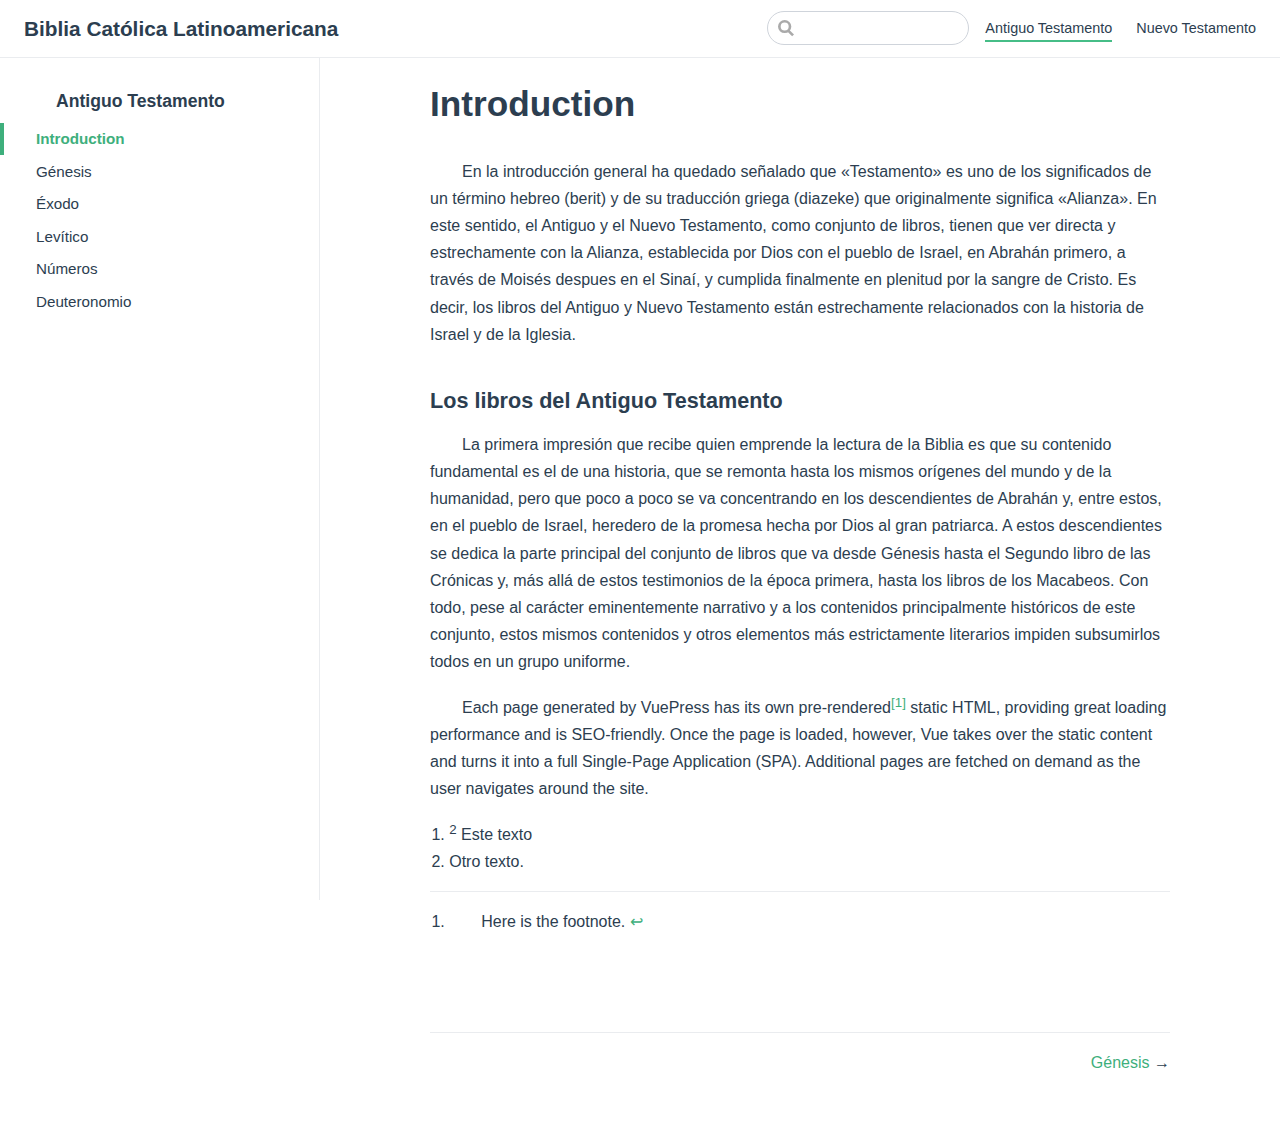
<file: antiguo-testamento/index.html>
<!DOCTYPE html>
<html lang="en-US">
  <head>
    <meta charset="utf-8">
    <meta name="viewport" content="width=device-width,initial-scale=1">
    <title>Introduction | Biblia Católica Latinoamericana</title>
    <meta name="generator" content="VuePress 1.8.2">
    
    <meta name="description" content="Biblia Católica Latinoamericana en línea">
    <meta name="theme-color" content="#3eaf7c">
    <meta name="apple-mobile-web-app-capable" content="yes">
    <meta name="apple-mobile-web-app-status-bar-style" content="black">
    
    <link rel="preload" href="/assets/css/0.styles.00d59753.css" as="style"><link rel="preload" href="/assets/js/app.15622795.js" as="script"><link rel="preload" href="/assets/js/2.c14baff2.js" as="script"><link rel="preload" href="/assets/js/10.e264e53a.js" as="script"><link rel="prefetch" href="/assets/js/11.49f4cedc.js"><link rel="prefetch" href="/assets/js/12.a9cfa1e2.js"><link rel="prefetch" href="/assets/js/13.c2d996f6.js"><link rel="prefetch" href="/assets/js/14.f6ee195d.js"><link rel="prefetch" href="/assets/js/15.29ed3ac4.js"><link rel="prefetch" href="/assets/js/16.53fa5c7b.js"><link rel="prefetch" href="/assets/js/17.63ce9368.js"><link rel="prefetch" href="/assets/js/18.cc403a40.js"><link rel="prefetch" href="/assets/js/19.b7d3ea54.js"><link rel="prefetch" href="/assets/js/3.7cbd3948.js"><link rel="prefetch" href="/assets/js/4.43d62325.js"><link rel="prefetch" href="/assets/js/5.77d67333.js"><link rel="prefetch" href="/assets/js/6.a3c9e121.js"><link rel="prefetch" href="/assets/js/7.ead6871c.js"><link rel="prefetch" href="/assets/js/8.ba2fa5a8.js"><link rel="prefetch" href="/assets/js/9.5bf90633.js">
    <link rel="stylesheet" href="/assets/css/0.styles.00d59753.css">
  </head>
  <body>
    <div id="app" data-server-rendered="true"><div class="theme-container"><header class="navbar"><div class="sidebar-button"><svg xmlns="http://www.w3.org/2000/svg" aria-hidden="true" role="img" viewBox="0 0 448 512" class="icon"><path fill="currentColor" d="M436 124H12c-6.627 0-12-5.373-12-12V80c0-6.627 5.373-12 12-12h424c6.627 0 12 5.373 12 12v32c0 6.627-5.373 12-12 12zm0 160H12c-6.627 0-12-5.373-12-12v-32c0-6.627 5.373-12 12-12h424c6.627 0 12 5.373 12 12v32c0 6.627-5.373 12-12 12zm0 160H12c-6.627 0-12-5.373-12-12v-32c0-6.627 5.373-12 12-12h424c6.627 0 12 5.373 12 12v32c0 6.627-5.373 12-12 12z"></path></svg></div> <a href="/" class="home-link router-link-active"><!----> <span class="site-name">Biblia Católica Latinoamericana</span></a> <div class="links"><div class="search-box"><input aria-label="Search" autocomplete="off" spellcheck="false" value=""> <!----></div> <nav class="nav-links can-hide"><div class="nav-item"><a href="/antiguo-testamento/" aria-current="page" class="nav-link router-link-exact-active router-link-active">
  Antiguo Testamento
</a></div><div class="nav-item"><a href="/nuevo-testamento/" class="nav-link">
  Nuevo Testamento
</a></div> <!----></nav></div></header> <div class="sidebar-mask"></div> <aside class="sidebar"><nav class="nav-links"><div class="nav-item"><a href="/antiguo-testamento/" aria-current="page" class="nav-link router-link-exact-active router-link-active">
  Antiguo Testamento
</a></div><div class="nav-item"><a href="/nuevo-testamento/" class="nav-link">
  Nuevo Testamento
</a></div> <!----></nav>  <ul class="sidebar-links"><li><section class="sidebar-group depth-0"><p class="sidebar-heading open"><span>Antiguo Testamento</span> <!----></p> <ul class="sidebar-links sidebar-group-items"><li><a href="/antiguo-testamento/" aria-current="page" class="active sidebar-link">Introduction</a><ul class="sidebar-sub-headers"></ul></li><li><a href="/antiguo-testamento/genesis.html" class="sidebar-link">Génesis</a></li><li><a href="/antiguo-testamento/exodo.html" class="sidebar-link">Éxodo</a></li><li><a href="/antiguo-testamento/levitico.html" class="sidebar-link">Levítico</a></li><li><a href="/antiguo-testamento/numeros.html" class="sidebar-link">Números</a></li><li><a href="/antiguo-testamento/deuteronomio.html" class="sidebar-link">Deuteronomio</a></li></ul></section></li></ul> </aside> <main class="page"> <div class="theme-default-content content__default"><h1 id="introduction"><a href="#introduction" class="header-anchor">#</a> Introduction</h1> <p>En la introducción general ha quedado señalado que «Testamento» es uno de los significados de un término hebreo (berit) y de su traducción griega (diazeke) que originalmente significa «Alianza». En este sentido, el Antiguo y el Nuevo Testamento, como conjunto de libros, tienen que ver directa y estrechamente con la Alianza, establecida por Dios con el pueblo de Israel, en Abrahán primero, a través de Moisés despues en el Sinaí, y cumplida finalmente en plenitud por la sangre de Cristo. Es decir, los libros del Antiguo y Nuevo Testamento están estrechamente relacionados con la historia de Israel y de la Iglesia.</p> <h3 id="los-libros-del-antiguo-testamento"><a href="#los-libros-del-antiguo-testamento" class="header-anchor">#</a> Los libros del Antiguo Testamento</h3> <p>La primera impresión que recibe quien emprende la lectura de la Biblia es que su contenido fundamental es el de una historia, que se remonta hasta los mismos orígenes del mundo y de la humanidad, pero que poco a poco se va concentrando en los descendientes de Abrahán y, entre estos, en el pueblo de Israel, heredero de la promesa hecha por Dios al gran patriarca. A estos descendientes se dedica la parte principal del conjunto de libros que va desde Génesis hasta el Segundo libro de las Crónicas y, más allá de estos testimonios de la época primera, hasta los libros de los Macabeos. Con todo, pese al carácter eminentemente narrativo y a los contenidos principalmente históricos de este conjunto, estos mismos contenidos y otros elementos más estrictamente literarios impiden subsumirlos todos en un grupo uniforme.</p> <p>Each page generated by VuePress has its own pre-rendered<sup class="footnote-ref"><a href="#fn1" id="fnref1">[1]</a></sup> static HTML, providing great loading performance and is SEO-friendly. Once the page is loaded, however, Vue takes over the static content and turns it into a full Single-Page Application (SPA). Additional pages are fetched on demand as the user navigates around the site.</p> <ol><li><sup>2</sup> Este texto</li> <li>Otro texto.</li></ol> <hr class="footnotes-sep"> <section class="footnotes"><ol class="footnotes-list"><li id="fn1" class="footnote-item"><p>Here is the footnote. <a href="#fnref1" class="footnote-backref">↩︎</a></p></li></ol></section></div> <footer class="page-edit"><!----> <!----></footer> <div class="page-nav"><p class="inner"><!----> <span class="next"><a href="/antiguo-testamento/genesis.html">
        Génesis
      </a>
      →
    </span></p></div> </main></div><div class="global-ui"><!----></div></div>
    <script src="/assets/js/app.15622795.js" defer></script><script src="/assets/js/2.c14baff2.js" defer></script><script src="/assets/js/10.e264e53a.js" defer></script>
  </body>
</html>
</file>
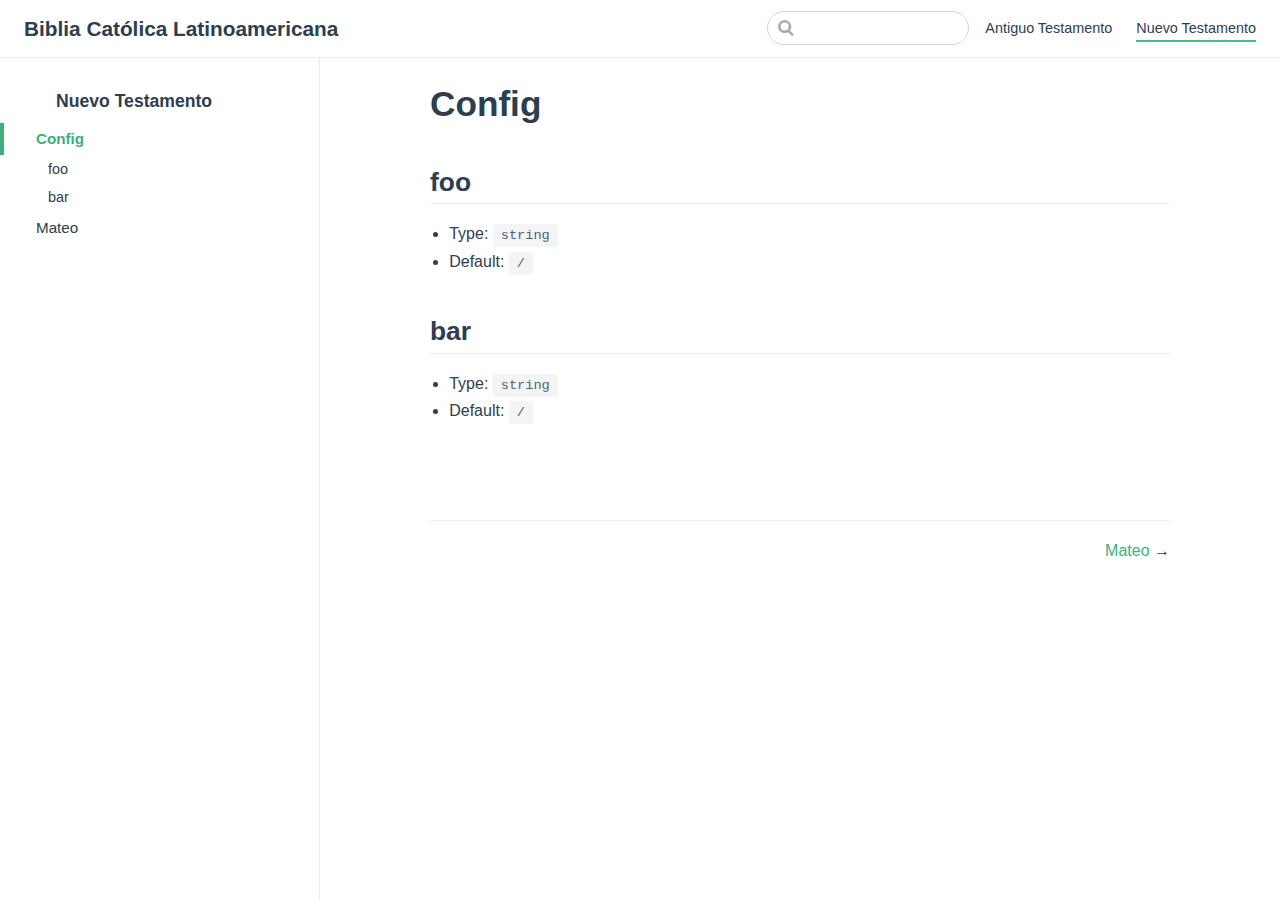
<file: nuevo-testamento/index.html>
<!DOCTYPE html>
<html lang="en-US">
  <head>
    <meta charset="utf-8">
    <meta name="viewport" content="width=device-width,initial-scale=1">
    <title>Config | Biblia Católica Latinoamericana</title>
    <meta name="generator" content="VuePress 1.8.2">
    
    <meta name="description" content="Biblia Católica Latinoamericana en línea">
    <meta name="theme-color" content="#3eaf7c">
    <meta name="apple-mobile-web-app-capable" content="yes">
    <meta name="apple-mobile-web-app-status-bar-style" content="black">
    
    <link rel="preload" href="/assets/css/0.styles.00d59753.css" as="style"><link rel="preload" href="/assets/js/app.15622795.js" as="script"><link rel="preload" href="/assets/js/2.c14baff2.js" as="script"><link rel="preload" href="/assets/js/18.cc403a40.js" as="script"><link rel="prefetch" href="/assets/js/10.e264e53a.js"><link rel="prefetch" href="/assets/js/11.49f4cedc.js"><link rel="prefetch" href="/assets/js/12.a9cfa1e2.js"><link rel="prefetch" href="/assets/js/13.c2d996f6.js"><link rel="prefetch" href="/assets/js/14.f6ee195d.js"><link rel="prefetch" href="/assets/js/15.29ed3ac4.js"><link rel="prefetch" href="/assets/js/16.53fa5c7b.js"><link rel="prefetch" href="/assets/js/17.63ce9368.js"><link rel="prefetch" href="/assets/js/19.b7d3ea54.js"><link rel="prefetch" href="/assets/js/3.7cbd3948.js"><link rel="prefetch" href="/assets/js/4.43d62325.js"><link rel="prefetch" href="/assets/js/5.77d67333.js"><link rel="prefetch" href="/assets/js/6.a3c9e121.js"><link rel="prefetch" href="/assets/js/7.ead6871c.js"><link rel="prefetch" href="/assets/js/8.ba2fa5a8.js"><link rel="prefetch" href="/assets/js/9.5bf90633.js">
    <link rel="stylesheet" href="/assets/css/0.styles.00d59753.css">
  </head>
  <body>
    <div id="app" data-server-rendered="true"><div class="theme-container"><header class="navbar"><div class="sidebar-button"><svg xmlns="http://www.w3.org/2000/svg" aria-hidden="true" role="img" viewBox="0 0 448 512" class="icon"><path fill="currentColor" d="M436 124H12c-6.627 0-12-5.373-12-12V80c0-6.627 5.373-12 12-12h424c6.627 0 12 5.373 12 12v32c0 6.627-5.373 12-12 12zm0 160H12c-6.627 0-12-5.373-12-12v-32c0-6.627 5.373-12 12-12h424c6.627 0 12 5.373 12 12v32c0 6.627-5.373 12-12 12zm0 160H12c-6.627 0-12-5.373-12-12v-32c0-6.627 5.373-12 12-12h424c6.627 0 12 5.373 12 12v32c0 6.627-5.373 12-12 12z"></path></svg></div> <a href="/" class="home-link router-link-active"><!----> <span class="site-name">Biblia Católica Latinoamericana</span></a> <div class="links"><div class="search-box"><input aria-label="Search" autocomplete="off" spellcheck="false" value=""> <!----></div> <nav class="nav-links can-hide"><div class="nav-item"><a href="/antiguo-testamento/" class="nav-link">
  Antiguo Testamento
</a></div><div class="nav-item"><a href="/nuevo-testamento/" aria-current="page" class="nav-link router-link-exact-active router-link-active">
  Nuevo Testamento
</a></div> <!----></nav></div></header> <div class="sidebar-mask"></div> <aside class="sidebar"><nav class="nav-links"><div class="nav-item"><a href="/antiguo-testamento/" class="nav-link">
  Antiguo Testamento
</a></div><div class="nav-item"><a href="/nuevo-testamento/" aria-current="page" class="nav-link router-link-exact-active router-link-active">
  Nuevo Testamento
</a></div> <!----></nav>  <ul class="sidebar-links"><li><section class="sidebar-group depth-0"><p class="sidebar-heading open"><span>Nuevo Testamento</span> <!----></p> <ul class="sidebar-links sidebar-group-items"><li><a href="/nuevo-testamento/" aria-current="page" class="active sidebar-link">Config</a><ul class="sidebar-sub-headers"><li class="sidebar-sub-header"><a href="/nuevo-testamento/#foo" class="sidebar-link">foo</a></li><li class="sidebar-sub-header"><a href="/nuevo-testamento/#bar" class="sidebar-link">bar</a></li></ul></li><li><a href="/nuevo-testamento/mateo.html" class="sidebar-link">Mateo</a></li></ul></section></li></ul> </aside> <main class="page"> <div class="theme-default-content content__default"><h1 id="config"><a href="#config" class="header-anchor">#</a> Config</h1> <h2 id="foo"><a href="#foo" class="header-anchor">#</a> foo</h2> <ul><li>Type: <code>string</code></li> <li>Default: <code>/</code></li></ul> <h2 id="bar"><a href="#bar" class="header-anchor">#</a> bar</h2> <ul><li>Type: <code>string</code></li> <li>Default: <code>/</code></li></ul></div> <footer class="page-edit"><!----> <!----></footer> <div class="page-nav"><p class="inner"><!----> <span class="next"><a href="/nuevo-testamento/mateo.html">
        Mateo
      </a>
      →
    </span></p></div> </main></div><div class="global-ui"><!----></div></div>
    <script src="/assets/js/app.15622795.js" defer></script><script src="/assets/js/2.c14baff2.js" defer></script><script src="/assets/js/18.cc403a40.js" defer></script>
  </body>
</html>
</file>
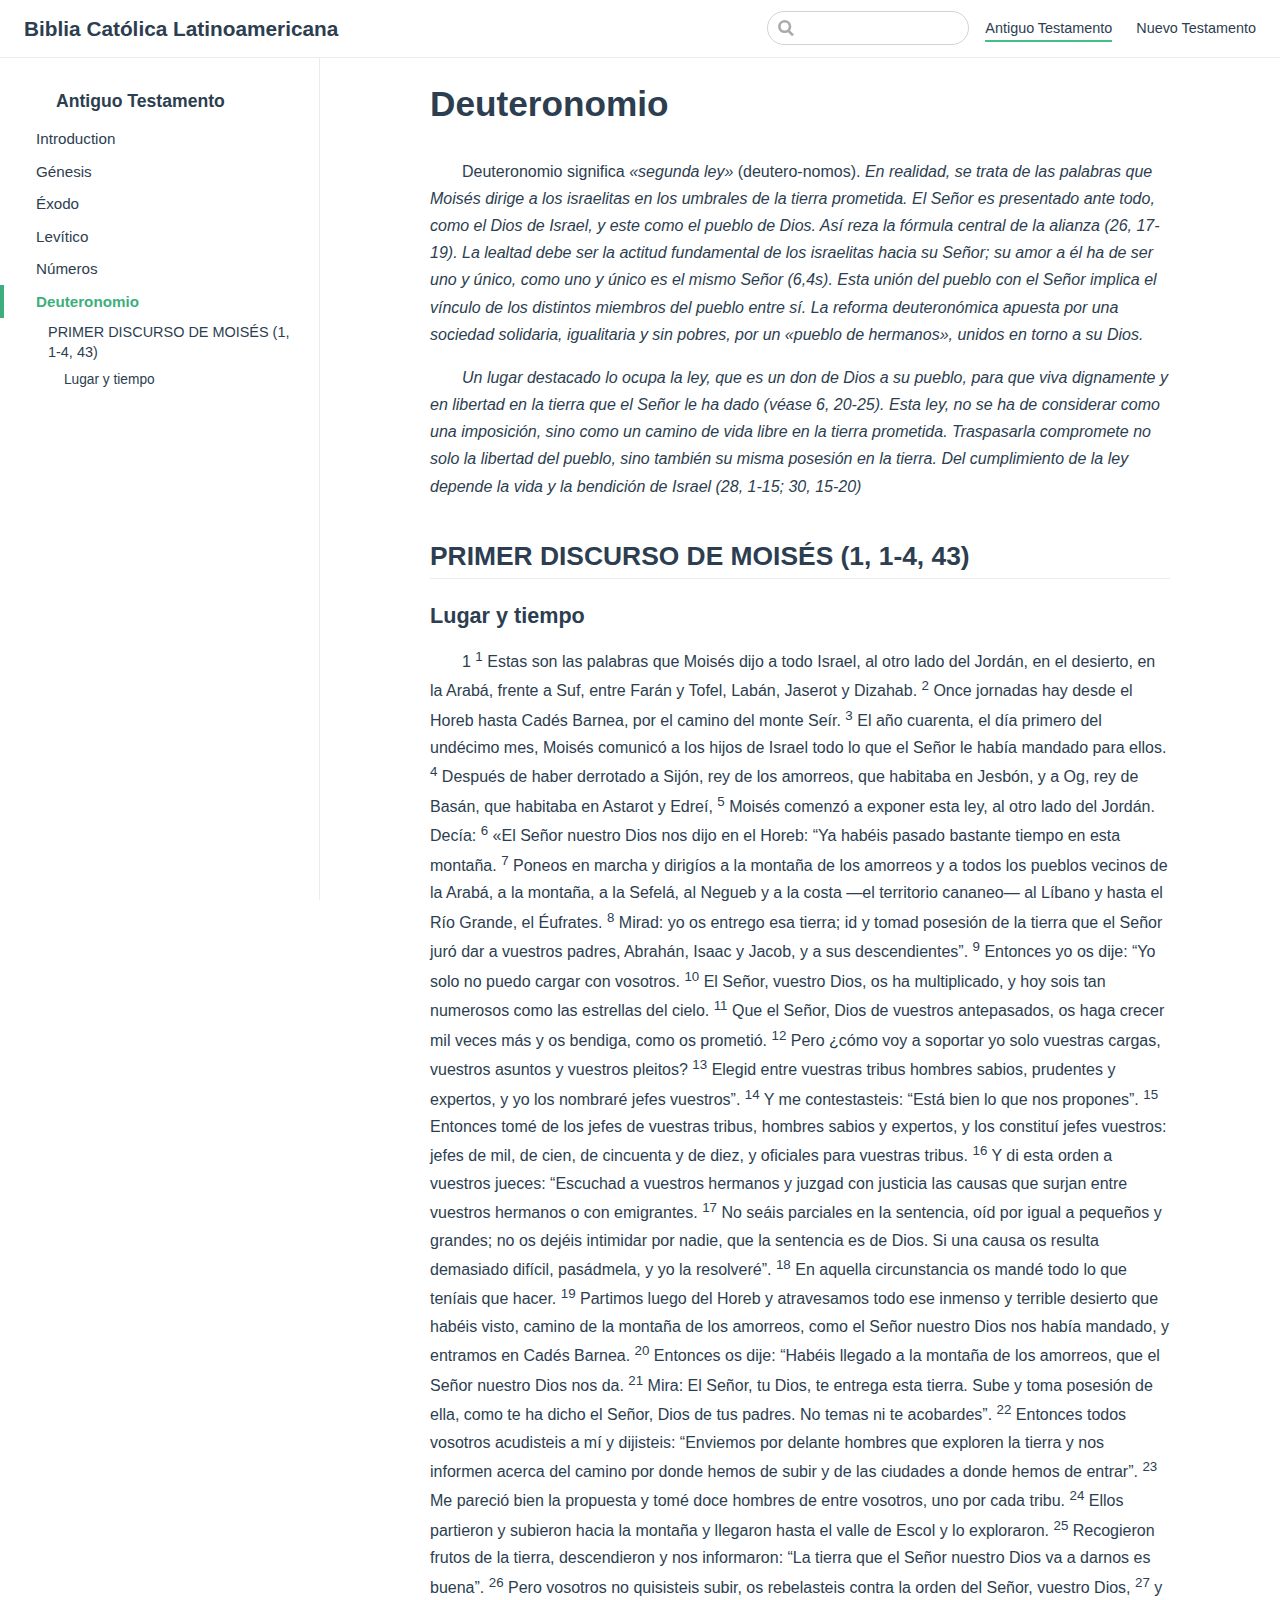
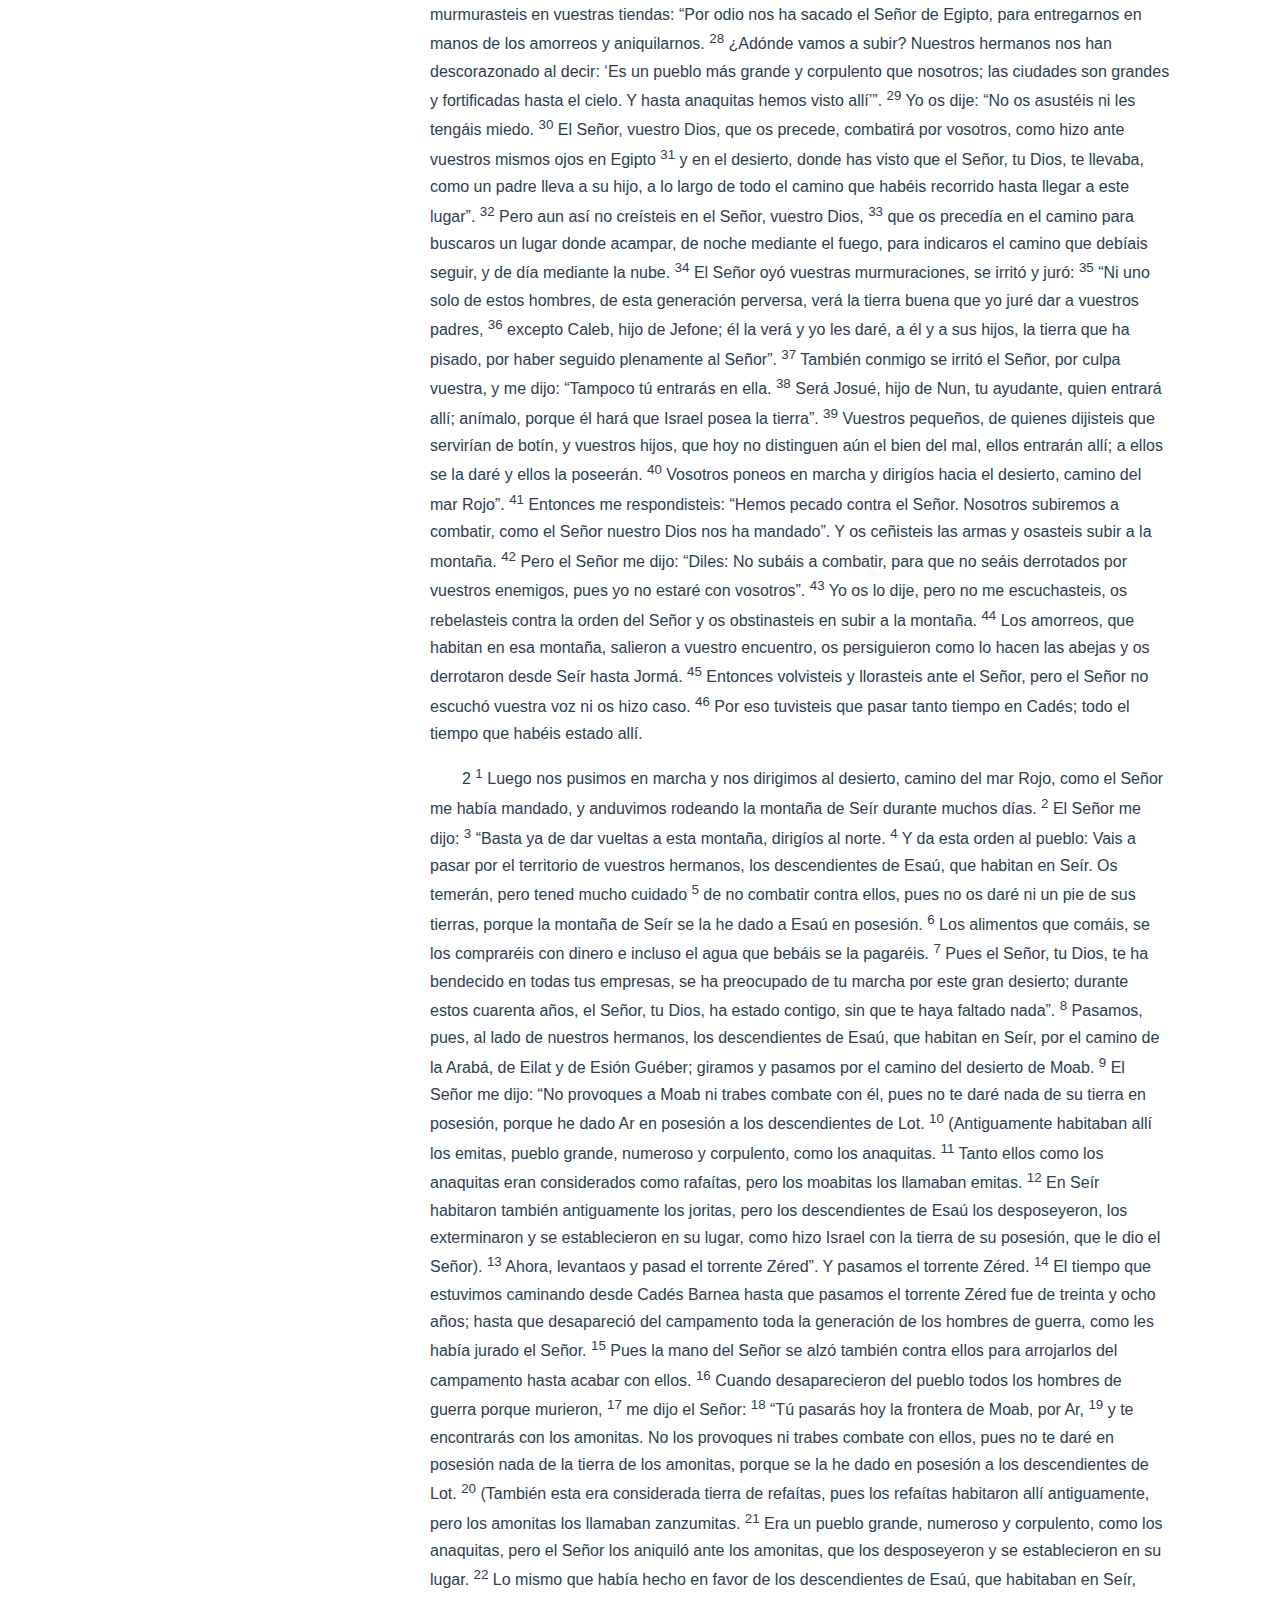
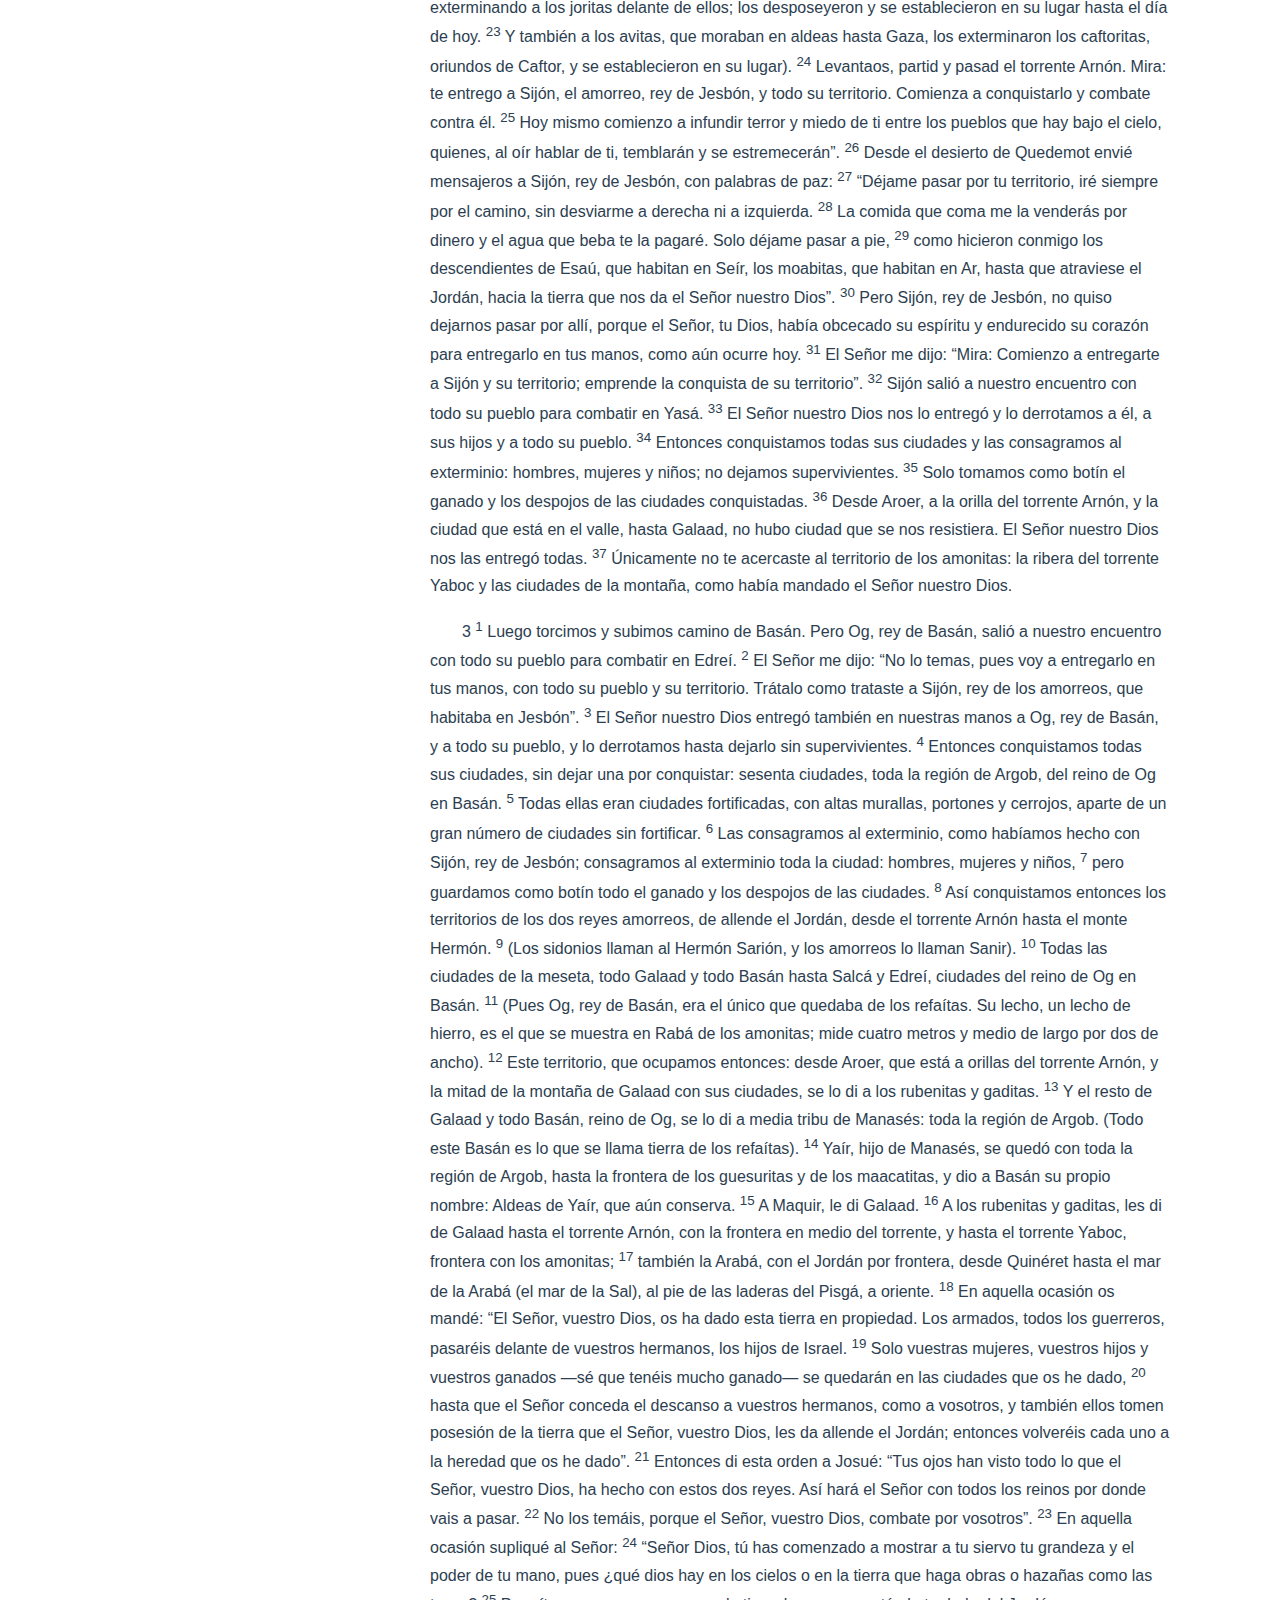
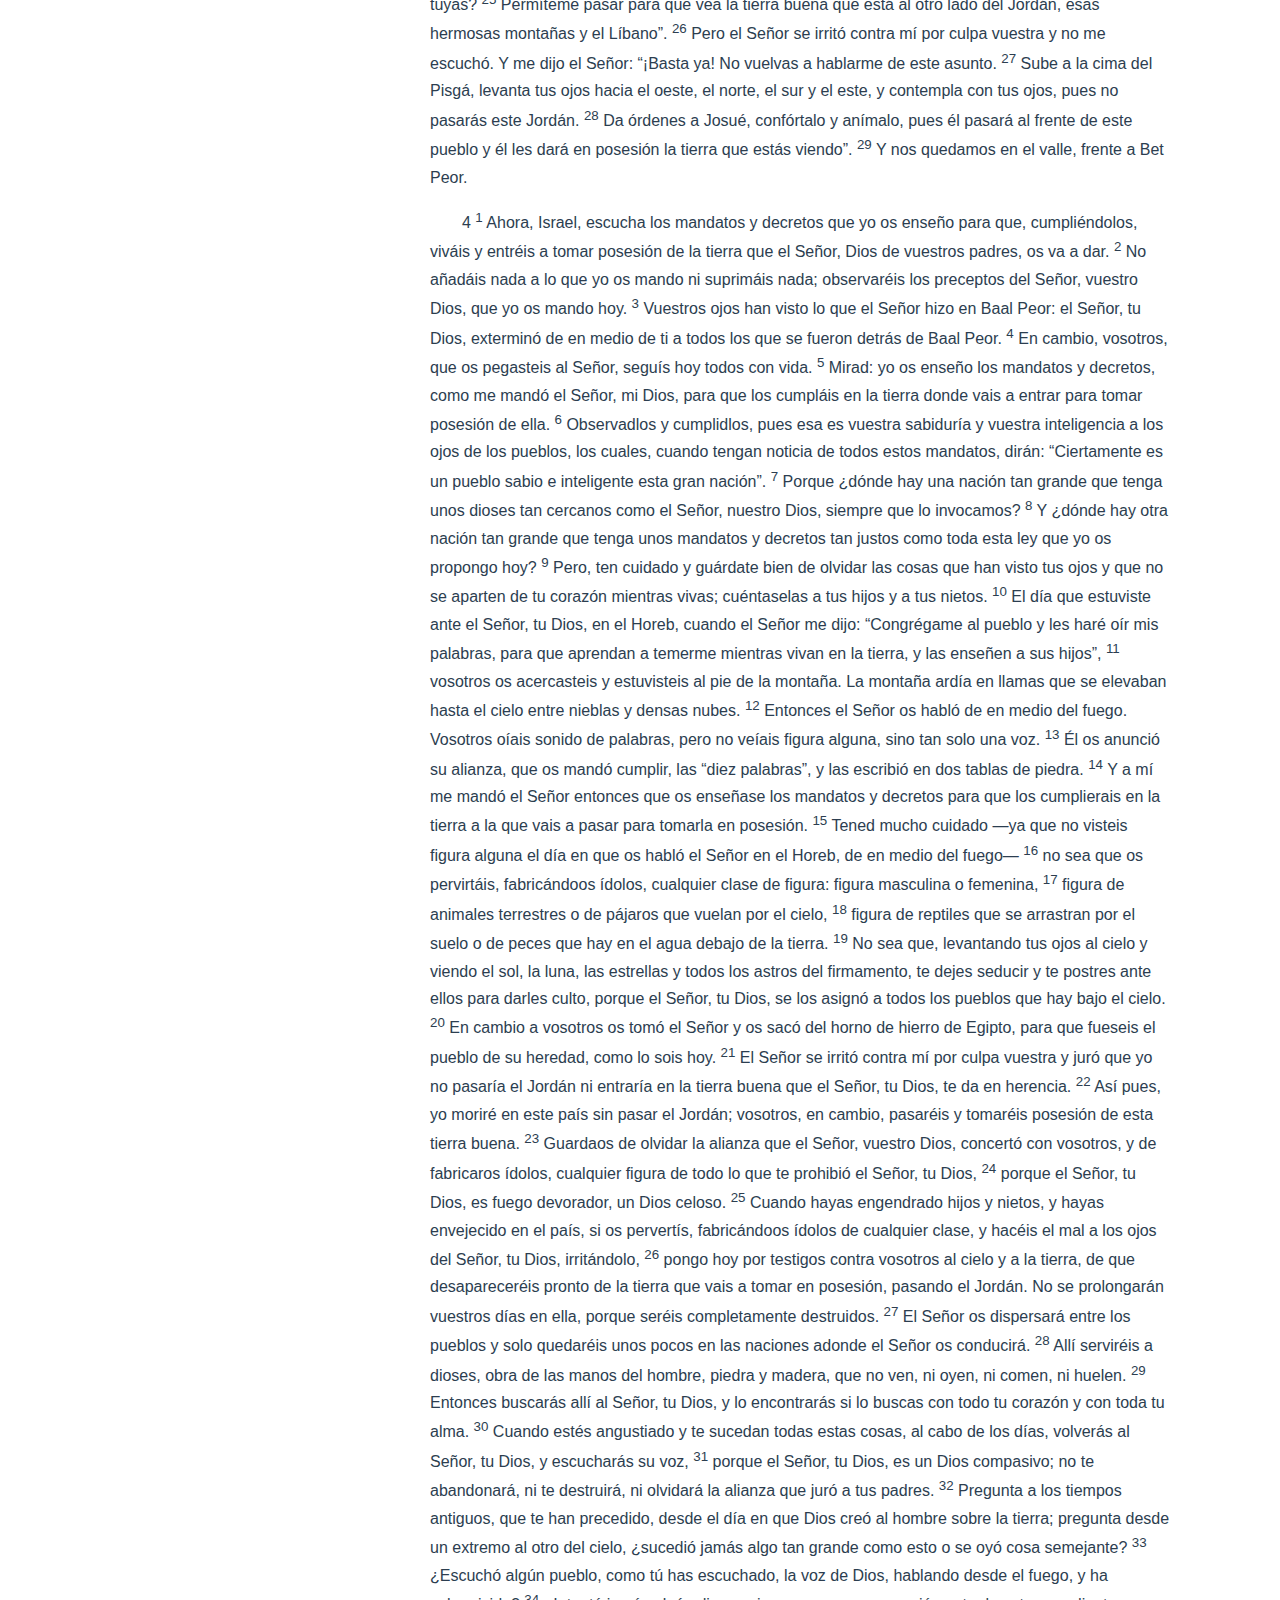
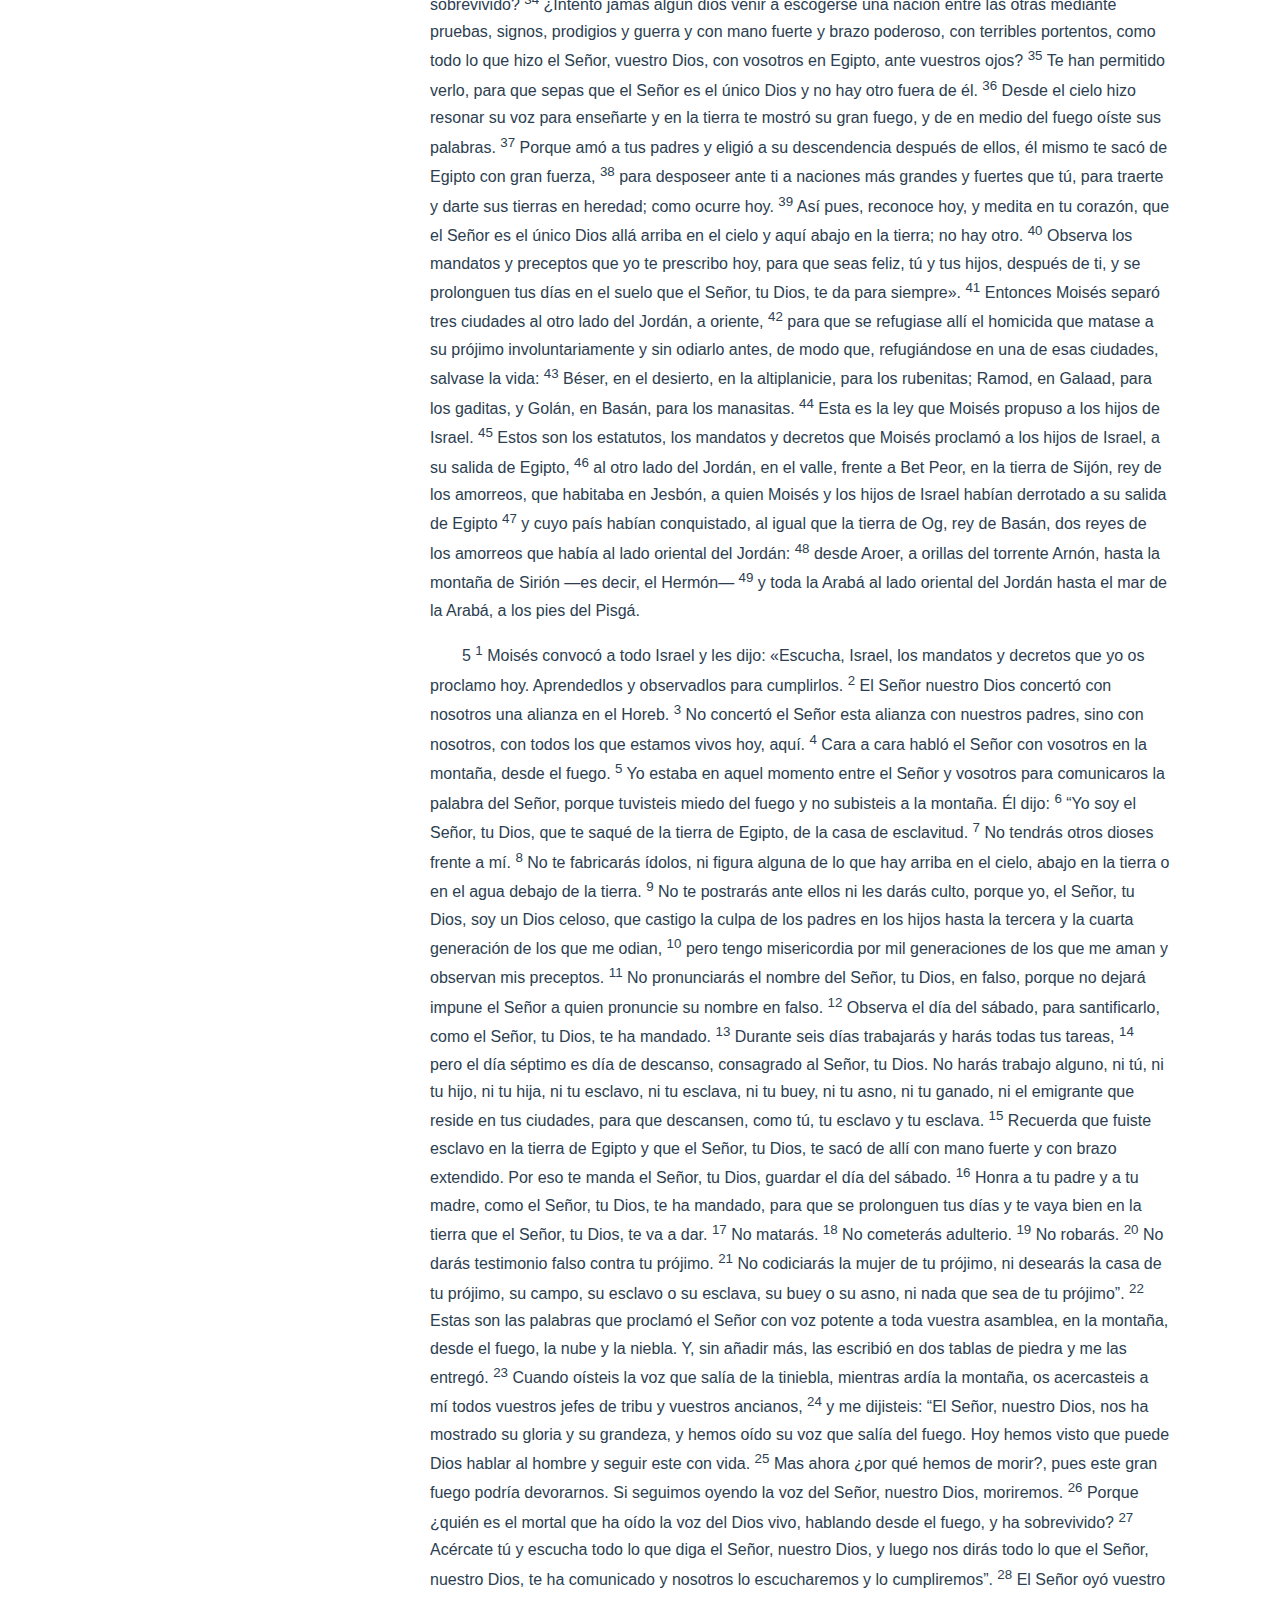
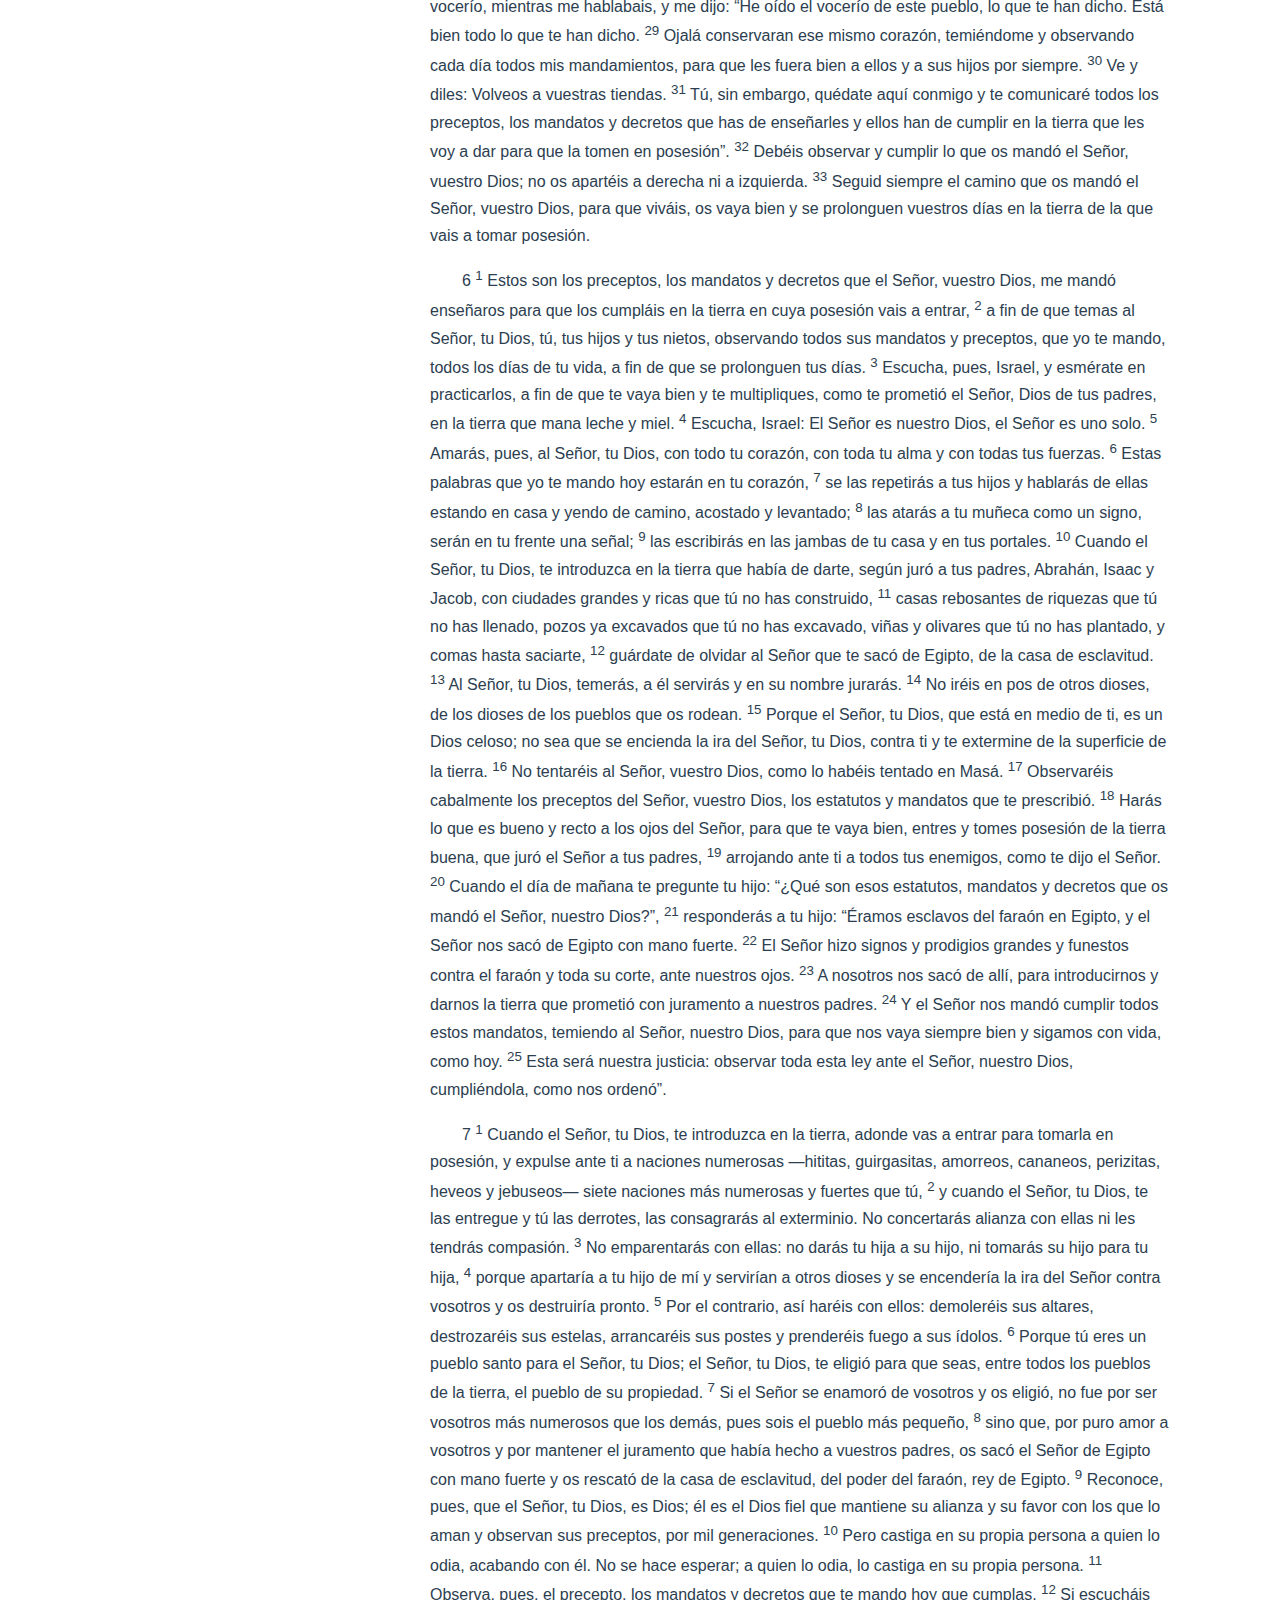
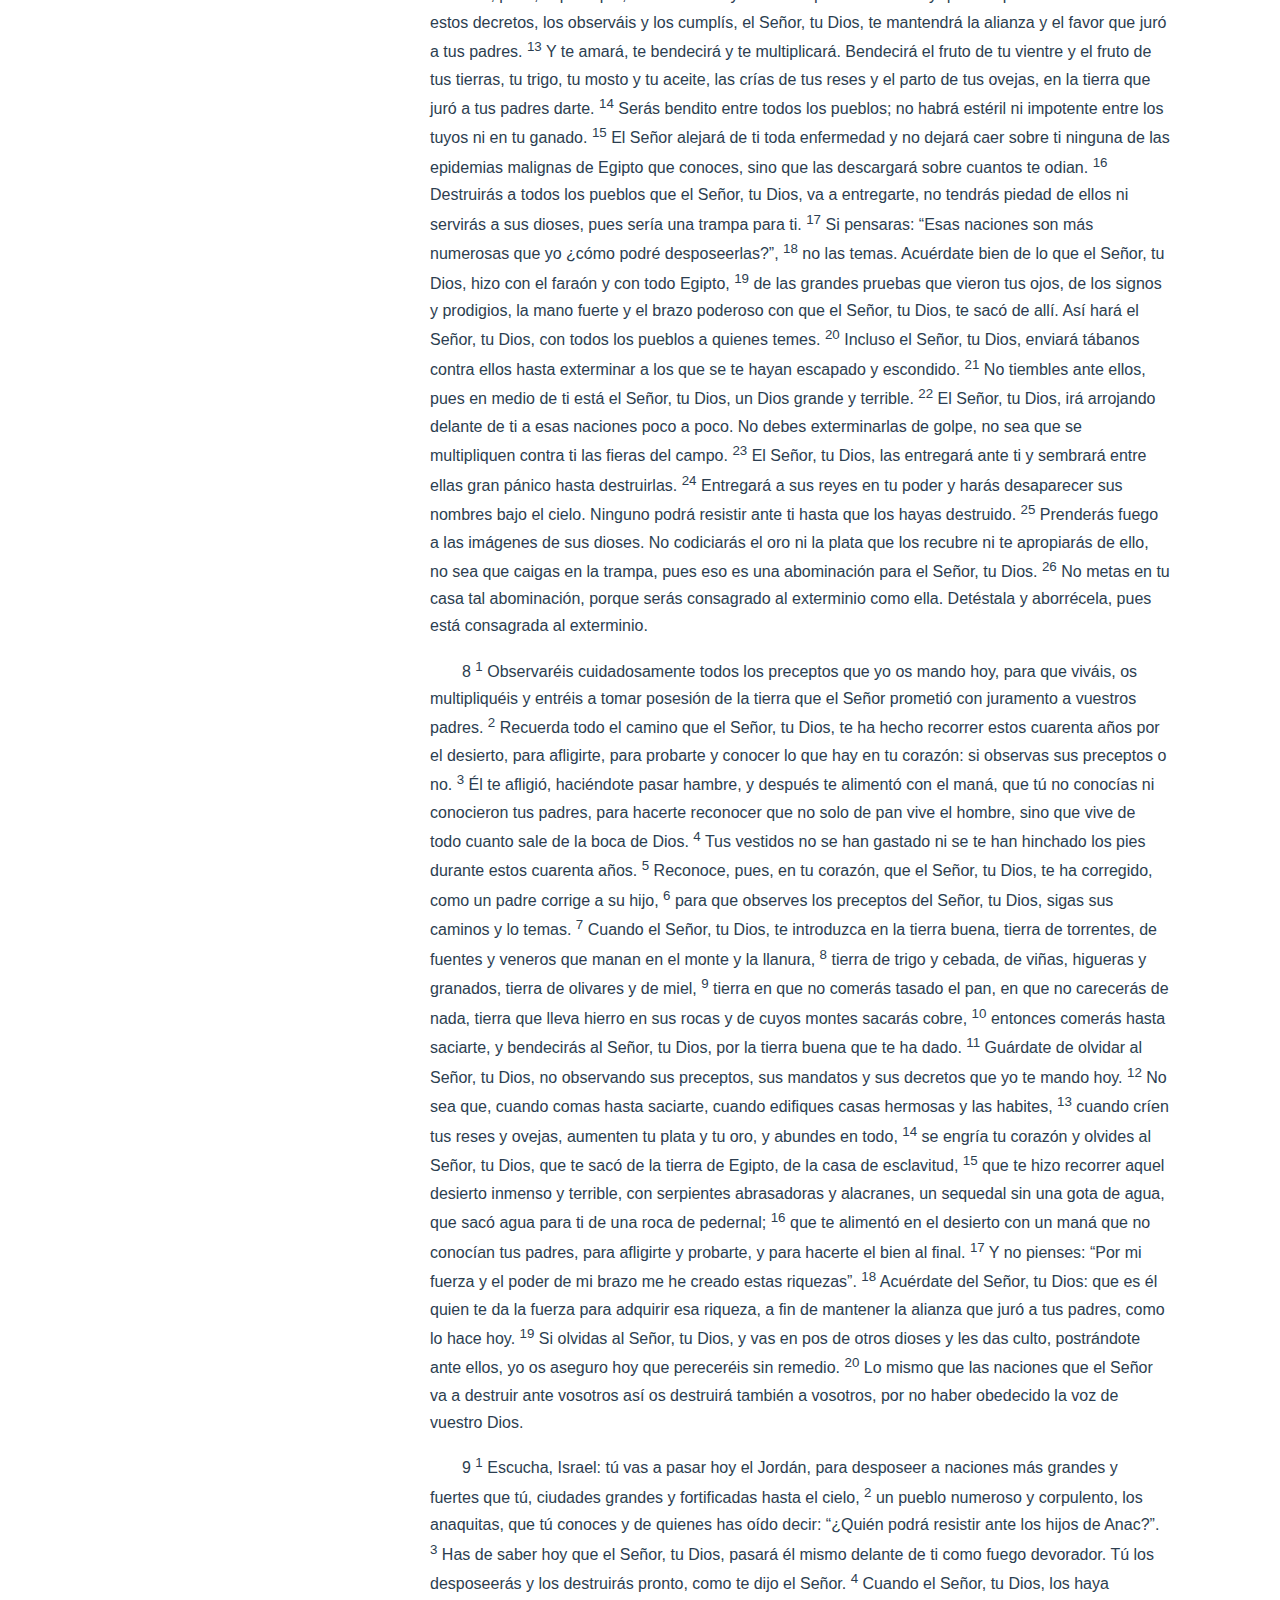
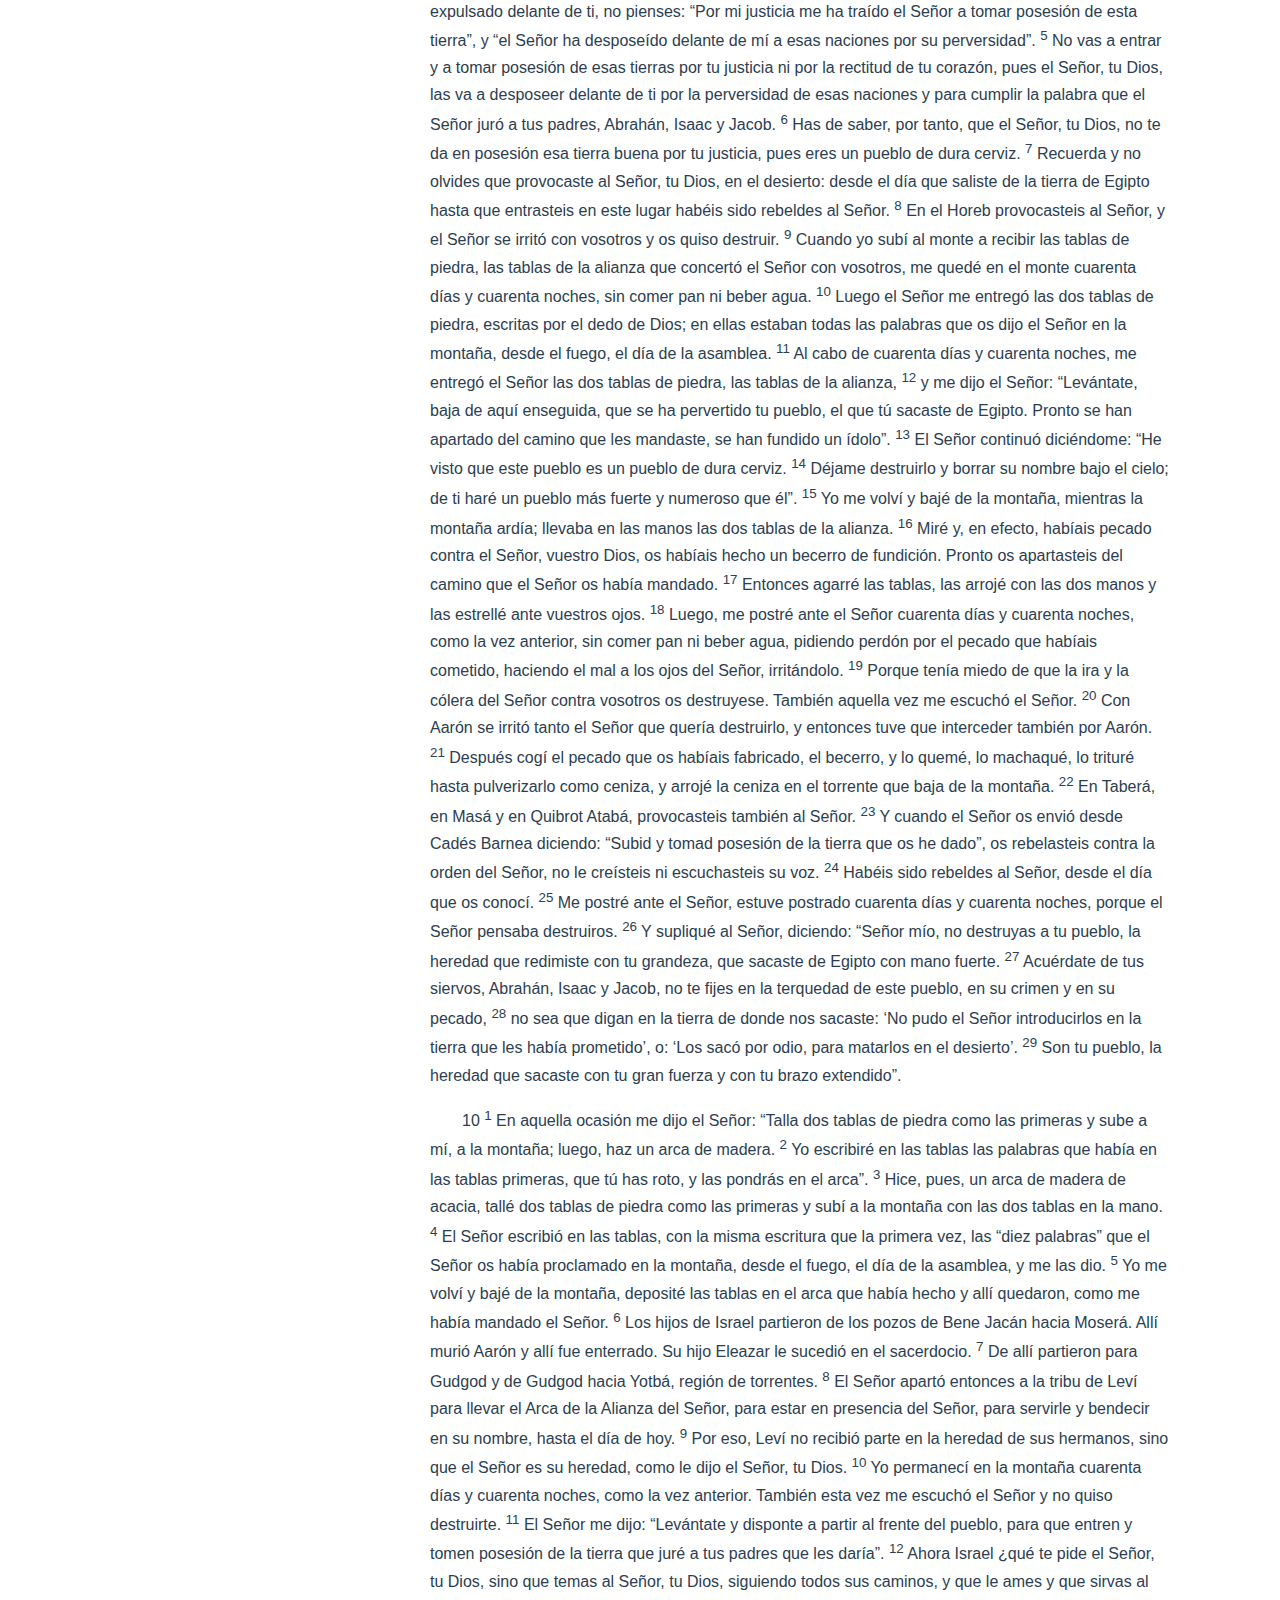
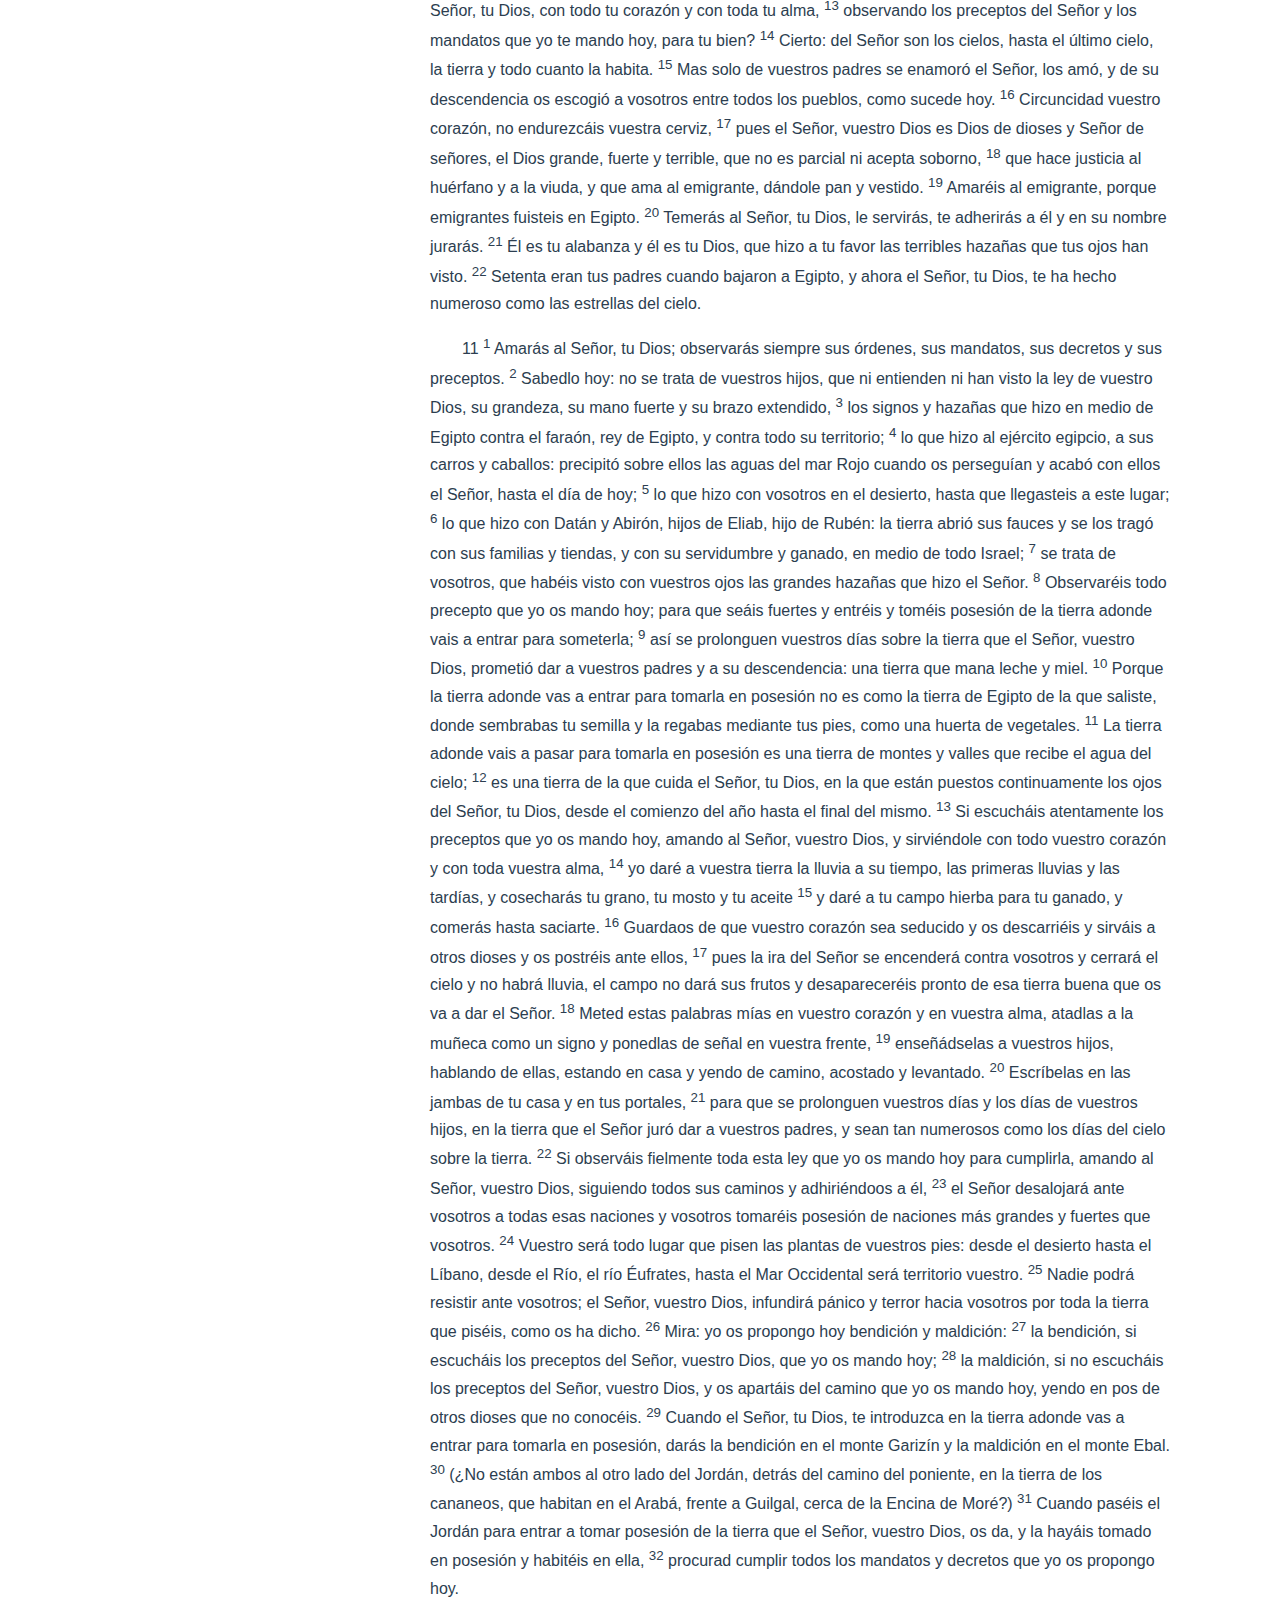
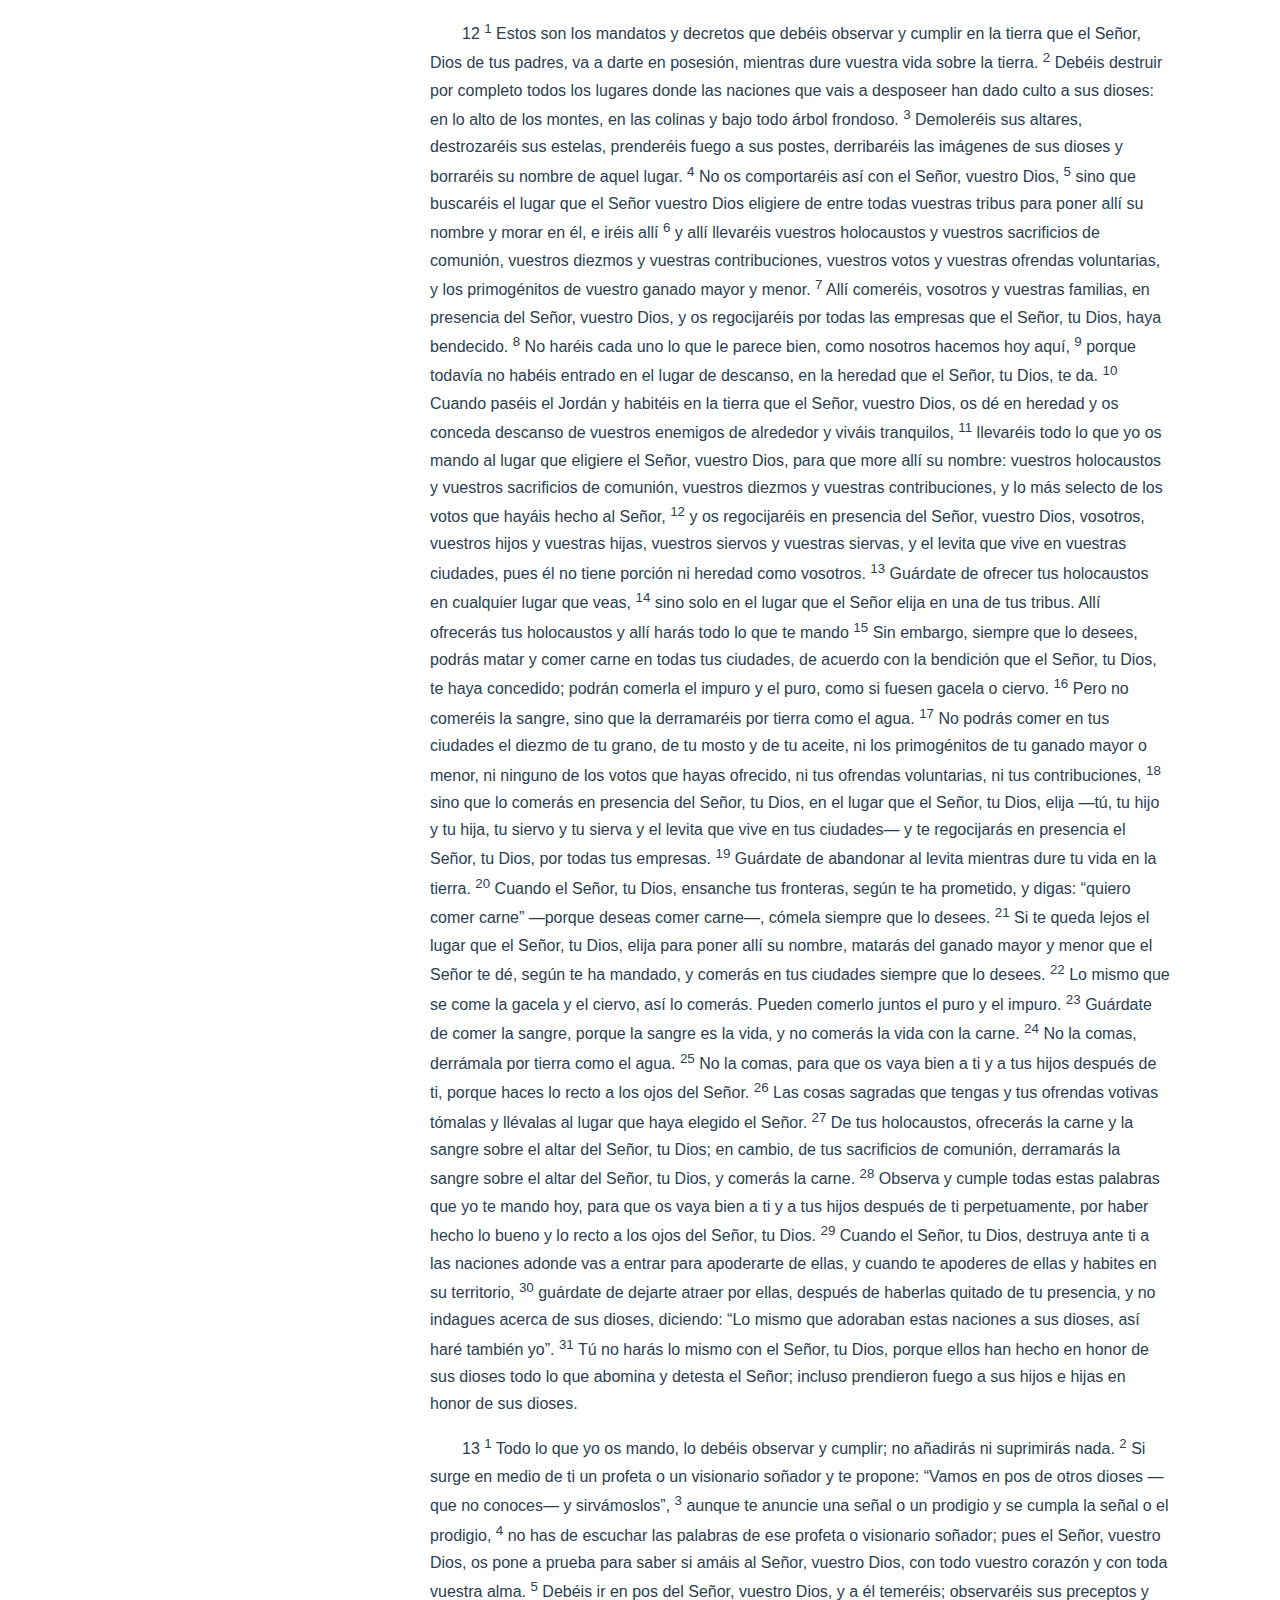
<file: antiguo-testamento/deuteronomio.html>
<!DOCTYPE html>
<html lang="en-US">
  <head>
    <meta charset="utf-8">
    <meta name="viewport" content="width=device-width,initial-scale=1">
    <title>Deuteronomio | Biblia Católica Latinoamericana</title>
    <meta name="generator" content="VuePress 1.8.2">
    
    <meta name="description" content="Biblia Católica Latinoamericana en línea">
    <meta name="theme-color" content="#3eaf7c">
    <meta name="apple-mobile-web-app-capable" content="yes">
    <meta name="apple-mobile-web-app-status-bar-style" content="black">
    
    <link rel="preload" href="/assets/css/0.styles.00d59753.css" as="style"><link rel="preload" href="/assets/js/app.15622795.js" as="script"><link rel="preload" href="/assets/js/2.c14baff2.js" as="script"><link rel="preload" href="/assets/js/11.49f4cedc.js" as="script"><link rel="prefetch" href="/assets/js/10.e264e53a.js"><link rel="prefetch" href="/assets/js/12.a9cfa1e2.js"><link rel="prefetch" href="/assets/js/13.c2d996f6.js"><link rel="prefetch" href="/assets/js/14.f6ee195d.js"><link rel="prefetch" href="/assets/js/15.29ed3ac4.js"><link rel="prefetch" href="/assets/js/16.53fa5c7b.js"><link rel="prefetch" href="/assets/js/17.63ce9368.js"><link rel="prefetch" href="/assets/js/18.cc403a40.js"><link rel="prefetch" href="/assets/js/19.b7d3ea54.js"><link rel="prefetch" href="/assets/js/3.7cbd3948.js"><link rel="prefetch" href="/assets/js/4.43d62325.js"><link rel="prefetch" href="/assets/js/5.77d67333.js"><link rel="prefetch" href="/assets/js/6.a3c9e121.js"><link rel="prefetch" href="/assets/js/7.ead6871c.js"><link rel="prefetch" href="/assets/js/8.ba2fa5a8.js"><link rel="prefetch" href="/assets/js/9.5bf90633.js">
    <link rel="stylesheet" href="/assets/css/0.styles.00d59753.css">
  </head>
  <body>
    <div id="app" data-server-rendered="true"><div class="theme-container"><header class="navbar"><div class="sidebar-button"><svg xmlns="http://www.w3.org/2000/svg" aria-hidden="true" role="img" viewBox="0 0 448 512" class="icon"><path fill="currentColor" d="M436 124H12c-6.627 0-12-5.373-12-12V80c0-6.627 5.373-12 12-12h424c6.627 0 12 5.373 12 12v32c0 6.627-5.373 12-12 12zm0 160H12c-6.627 0-12-5.373-12-12v-32c0-6.627 5.373-12 12-12h424c6.627 0 12 5.373 12 12v32c0 6.627-5.373 12-12 12zm0 160H12c-6.627 0-12-5.373-12-12v-32c0-6.627 5.373-12 12-12h424c6.627 0 12 5.373 12 12v32c0 6.627-5.373 12-12 12z"></path></svg></div> <a href="/" class="home-link router-link-active"><!----> <span class="site-name">Biblia Católica Latinoamericana</span></a> <div class="links"><div class="search-box"><input aria-label="Search" autocomplete="off" spellcheck="false" value=""> <!----></div> <nav class="nav-links can-hide"><div class="nav-item"><a href="/antiguo-testamento/" class="nav-link router-link-active">
  Antiguo Testamento
</a></div><div class="nav-item"><a href="/nuevo-testamento/" class="nav-link">
  Nuevo Testamento
</a></div> <!----></nav></div></header> <div class="sidebar-mask"></div> <aside class="sidebar"><nav class="nav-links"><div class="nav-item"><a href="/antiguo-testamento/" class="nav-link router-link-active">
  Antiguo Testamento
</a></div><div class="nav-item"><a href="/nuevo-testamento/" class="nav-link">
  Nuevo Testamento
</a></div> <!----></nav>  <ul class="sidebar-links"><li><section class="sidebar-group depth-0"><p class="sidebar-heading open"><span>Antiguo Testamento</span> <!----></p> <ul class="sidebar-links sidebar-group-items"><li><a href="/antiguo-testamento/" aria-current="page" class="sidebar-link">Introduction</a></li><li><a href="/antiguo-testamento/genesis.html" class="sidebar-link">Génesis</a></li><li><a href="/antiguo-testamento/exodo.html" class="sidebar-link">Éxodo</a></li><li><a href="/antiguo-testamento/levitico.html" class="sidebar-link">Levítico</a></li><li><a href="/antiguo-testamento/numeros.html" class="sidebar-link">Números</a></li><li><a href="/antiguo-testamento/deuteronomio.html" aria-current="page" class="active sidebar-link">Deuteronomio</a><ul class="sidebar-sub-headers"><li class="sidebar-sub-header"><a href="/antiguo-testamento/deuteronomio.html#primer-discurso-de-moises-1-1-4-43" class="sidebar-link">PRIMER DISCURSO DE MOISÉS (1, 1-4, 43)</a><ul class="sidebar-sub-headers"><li class="sidebar-sub-header"><a href="/antiguo-testamento/deuteronomio.html#lugar-y-tiempo" class="sidebar-link">Lugar y tiempo</a></li></ul></li></ul></li></ul></section></li></ul> </aside> <main class="page"> <div class="theme-default-content content__default"><h1 id="deuteronomio"><a href="#deuteronomio" class="header-anchor">#</a> Deuteronomio</h1> <p>Deuteronomio significa <em>«segunda ley»</em> (deutero-nomos). <em>En realidad, se trata de las palabras que Moisés dirige a los israelitas en los umbrales de la tierra prometida. El Señor es presentado ante todo, como el Dios de Israel, y este como el pueblo de Dios. Así reza la fórmula central de la alianza (26, 17-19). La lealtad debe ser la actitud fundamental de los israelitas hacia su Señor; su amor a él ha de ser uno y único, como uno y único es el mismo Señor (6,4s). Esta unión del pueblo con el Señor implica el vínculo de los distintos miembros del pueblo entre sí. La reforma deuteronómica apuesta por una sociedad solidaria, igualitaria y sin pobres, por un «pueblo de hermanos», unidos en torno a su Dios.</em></p> <p><em>Un lugar destacado lo ocupa la ley, que es un don de Dios a su pueblo, para que viva dignamente y en libertad en la tierra que el Señor le ha dado (véase 6, 20-25). Esta ley, no se ha de considerar como una imposición, sino como un camino de vida libre en la tierra prometida. Traspasarla compromete no solo la libertad del pueblo, sino también su misma posesión en la tierra. Del cumplimiento de la ley depende la vida y la bendición de Israel (28, 1-15; 30, 15-20)</em></p> <h2 id="primer-discurso-de-moises-1-1-4-43"><a href="#primer-discurso-de-moises-1-1-4-43" class="header-anchor">#</a> PRIMER DISCURSO DE MOISÉS (1, 1-4, 43)</h2> <h3 id="lugar-y-tiempo"><a href="#lugar-y-tiempo" class="header-anchor">#</a> Lugar y tiempo</h3> <p><span class="chapter">1</span> <sup>1</sup> Estas son las palabras que Moisés dijo a todo Israel, al otro lado del Jordán, en el desierto, en la Arabá, frente a Suf, entre Farán y Tofel, Labán, Jaserot y Dizahab. <sup>2</sup> Once jornadas hay desde el Horeb hasta Cadés Barnea, por el camino del monte Seír. <sup>3</sup> El año cuarenta, el día primero del undécimo mes, Moisés comunicó a los hijos de Israel todo lo que el Señor le había mandado para ellos. <sup>4</sup> Después de haber derrotado a Sijón, rey de los amorreos, que habitaba en Jesbón, y a Og, rey de Basán, que habitaba en Astarot y Edreí, <sup>5</sup> Moisés comenzó a exponer esta ley, al otro lado del Jordán. Decía: <sup>6</sup> «El Señor nuestro Dios nos dijo en el Horeb: “Ya habéis pasado bastante tiempo en esta montaña. <sup>7</sup> Poneos en marcha y dirigíos a la montaña de los amorreos y a todos los pueblos vecinos de la Arabá, a la montaña, a la Sefelá, al Negueb y a la costa —el territorio cananeo— al Líbano y hasta el Río Grande, el Éufrates. <sup>8</sup> Mirad: yo os entrego esa tierra; id y tomad posesión de la tierra que el Señor juró dar a vuestros padres, Abrahán, Isaac y Jacob, y a sus descendientes”. <sup>9</sup> Entonces yo os dije: “Yo solo no puedo cargar con vosotros. <sup>10</sup> El Señor, vuestro Dios, os ha multiplicado, y hoy sois tan numerosos como las estrellas del cielo. <sup>11</sup> Que el Señor, Dios de vuestros antepasados, os haga crecer mil veces más y os bendiga, como os prometió. <sup>12</sup> Pero ¿cómo voy a soportar yo solo vuestras cargas, vuestros asuntos y vuestros pleitos? <sup>13</sup> Elegid entre vuestras tribus hombres sabios, prudentes y expertos, y yo los nombraré jefes vuestros”. <sup>14</sup> Y me contestasteis: “Está bien lo que nos propones”. <sup>15</sup> Entonces tomé de los jefes de vuestras tribus, hombres sabios y expertos, y los constituí jefes vuestros: jefes de mil, de cien, de cincuenta y de diez, y oficiales para vuestras tribus. <sup>16</sup> Y di esta orden a vuestros jueces: “Escuchad a vuestros hermanos y juzgad con justicia las causas que surjan entre vuestros hermanos o con emigrantes. <sup>17</sup> No seáis parciales en la sentencia, oíd por igual a pequeños y grandes; no os dejéis intimidar por nadie, que la sentencia es de Dios. Si una causa os resulta demasiado difícil, pasádmela, y yo la resolveré”. <sup>18</sup> En aquella circunstancia os mandé todo lo que teníais que hacer. <sup>19</sup> Partimos luego del Horeb y atravesamos todo ese inmenso y terrible desierto que habéis visto, camino de la montaña de los amorreos, como el Señor nuestro Dios nos había mandado, y entramos en Cadés Barnea. <sup>20</sup> Entonces os dije: “Habéis llegado a la montaña de los amorreos, que el Señor nuestro Dios nos da. <sup>21</sup> Mira: El Señor, tu Dios, te entrega esta tierra. Sube y toma posesión de ella, como te ha dicho el Señor, Dios de tus padres. No temas ni te acobardes”. <sup>22</sup> Entonces todos vosotros acudisteis a mí y dijisteis: “Enviemos por delante hombres que exploren la tierra y nos informen acerca del camino por donde hemos de subir y de las ciudades a donde hemos de entrar”. <sup>23</sup> Me pareció bien la propuesta y tomé doce hombres de entre vosotros, uno por cada tribu. <sup>24</sup> Ellos partieron y subieron hacia la montaña y llegaron hasta el valle de Escol y lo exploraron. <sup>25</sup> Recogieron frutos de la tierra, descendieron y nos informaron: “La tierra que el Señor nuestro Dios va a darnos es buena”. <sup>26</sup> Pero vosotros no quisisteis subir, os rebelasteis contra la orden del Señor, vuestro Dios, <sup>27</sup> y murmurasteis en vuestras tiendas: “Por odio nos ha sacado el Señor de Egipto, para entregarnos en manos de los amorreos y aniquilarnos. <sup>28</sup> ¿Adónde vamos a subir? Nuestros hermanos nos han descorazonado al decir: ‘Es un pueblo más grande y corpulento que nosotros; las ciudades son grandes y fortificadas hasta el cielo. Y hasta anaquitas hemos visto allí’”. <sup>29</sup> Yo os dije: “No os asustéis ni les tengáis miedo. <sup>30</sup> El Señor, vuestro Dios, que os precede, combatirá por vosotros, como hizo ante vuestros mismos ojos en Egipto <sup>31</sup> y en el desierto, donde has visto que el Señor, tu Dios, te llevaba, como un padre lleva a su hijo, a lo largo de todo el camino que habéis recorrido hasta llegar a este lugar”. <sup>32</sup> Pero aun así no creísteis en el Señor, vuestro Dios, <sup>33</sup> que os precedía en el camino para buscaros un lugar donde acampar, de noche mediante el fuego, para indicaros el camino que debíais seguir, y de día mediante la nube. <sup>34</sup> El Señor oyó vuestras murmuraciones, se irritó y juró: <sup>35</sup> “Ni uno solo de estos hombres, de esta generación perversa, verá la tierra buena que yo juré dar a vuestros padres, <sup>36</sup> excepto Caleb, hijo de Jefone; él la verá y yo les daré, a él y a sus hijos, la tierra que ha pisado, por haber seguido plenamente al Señor”. <sup>37</sup> También conmigo se irritó el Señor, por culpa vuestra, y me dijo: “Tampoco tú entrarás en ella. <sup>38</sup> Será Josué, hijo de Nun, tu ayudante, quien entrará allí; anímalo, porque él hará que Israel posea la tierra”. <sup>39</sup> Vuestros pequeños, de quienes dijisteis que servirían de botín, y vuestros hijos, que hoy no distinguen aún el bien del mal, ellos entrarán allí; a ellos se la daré y ellos la poseerán. <sup>40</sup> Vosotros poneos en marcha y dirigíos hacia el desierto, camino del mar Rojo”. <sup>41</sup> Entonces me respondisteis: “Hemos pecado contra el Señor. Nosotros subiremos a combatir, como el Señor nuestro Dios nos ha mandado”. Y os ceñisteis las armas y osasteis subir a la montaña. <sup>42</sup> Pero el Señor me dijo: “Diles: No subáis a combatir, para que no seáis derrotados por vuestros enemigos, pues yo no estaré con vosotros”. <sup>43</sup> Yo os lo dije, pero no me escuchasteis, os rebelasteis contra la orden del Señor y os obstinasteis en subir a la montaña. <sup>44</sup> Los amorreos, que habitan en esa montaña, salieron a vuestro encuentro, os persiguieron como lo hacen las abejas y os derrotaron desde Seír hasta Jormá. <sup>45</sup> Entonces volvisteis y llorasteis ante el Señor, pero el Señor no escuchó vuestra voz ni os hizo caso. <sup>46</sup> Por eso tuvisteis que pasar tanto tiempo en Cadés; todo el tiempo que habéis estado allí.</p> <p><span class="chapter">2</span> <sup>1</sup> Luego nos pusimos en marcha y nos dirigimos al desierto, camino del mar Rojo, como el Señor me había mandado, y anduvimos rodeando la montaña de Seír durante muchos días. <sup>2</sup> El Señor me dijo: <sup>3</sup> “Basta ya de dar vueltas a esta montaña, dirigíos al norte. <sup>4</sup> Y da esta orden al pueblo: Vais a pasar por el territorio de vuestros hermanos, los descendientes de Esaú, que habitan en Seír. Os temerán, pero tened mucho cuidado <sup>5</sup> de no combatir contra ellos, pues no os daré ni un pie de sus tierras, porque la montaña de Seír se la he dado a Esaú en posesión. <sup>6</sup> Los alimentos que comáis, se los compraréis con dinero e incluso el agua que bebáis se la pagaréis. <sup>7</sup> Pues el Señor, tu Dios, te ha bendecido en todas tus empresas, se ha preocupado de tu marcha por este gran desierto; durante estos cuarenta años, el Señor, tu Dios, ha estado contigo, sin que te haya faltado nada”. <sup>8</sup> Pasamos, pues, al lado de nuestros hermanos, los descendientes de Esaú, que habitan en Seír, por el camino de la Arabá, de Eilat y de Esión Guéber; giramos y pasamos por el camino del desierto de Moab. <sup>9</sup> El Señor me dijo: “No provoques a Moab ni trabes combate con él, pues no te daré nada de su tierra en posesión, porque he dado Ar en posesión a los descendientes de Lot. <sup>10</sup> (Antiguamente habitaban allí los emitas, pueblo grande, numeroso y corpulento, como los anaquitas. <sup>11</sup> Tanto ellos como los anaquitas eran considerados como rafaítas, pero los moabitas los llamaban emitas. <sup>12</sup> En Seír habitaron también antiguamente los joritas, pero los descendientes de Esaú los desposeyeron, los exterminaron y se establecieron en su lugar, como hizo Israel con la tierra de su posesión, que le dio el Señor). <sup>13</sup> Ahora, levantaos y pasad el torrente Zéred”. Y pasamos el torrente Zéred. <sup>14</sup> El tiempo que estuvimos caminando desde Cadés Barnea hasta que pasamos el torrente Zéred fue de treinta y ocho años; hasta que desapareció del campamento toda la generación de los hombres de guerra, como les había jurado el Señor. <sup>15</sup> Pues la mano del Señor se alzó también contra ellos para arrojarlos del campamento hasta acabar con ellos. <sup>16</sup> Cuando desaparecieron del pueblo todos los hombres de guerra porque murieron, <sup>17</sup> me dijo el Señor: <sup>18</sup> “Tú pasarás hoy la frontera de Moab, por Ar, <sup>19</sup> y te encontrarás con los amonitas. No los provoques ni trabes combate con ellos, pues no te daré en posesión nada de la tierra de los amonitas, porque se la he dado en posesión a los descendientes de Lot. <sup>20</sup> (También esta era considerada tierra de refaítas, pues los refaítas habitaron allí antiguamente, pero los amonitas los llamaban zanzumitas. <sup>21</sup> Era un pueblo grande, numeroso y corpulento, como los anaquitas, pero el Señor los aniquiló ante los amonitas, que los desposeyeron y se establecieron en su lugar. <sup>22</sup> Lo mismo que había hecho en favor de los descendientes de Esaú, que habitaban en Seír, exterminando a los joritas delante de ellos; los desposeyeron y se establecieron en su lugar hasta el día de hoy. <sup>23</sup> Y también a los avitas, que moraban en aldeas hasta Gaza, los exterminaron los caftoritas, oriundos de Caftor, y se establecieron en su lugar). <sup>24</sup> Levantaos, partid y pasad el torrente Arnón. Mira: te entrego a Sijón, el amorreo, rey de Jesbón, y todo su territorio. Comienza a conquistarlo y combate contra él. <sup>25</sup> Hoy mismo comienzo a infundir terror y miedo de ti entre los pueblos que hay bajo el cielo, quienes, al oír hablar de ti, temblarán y se estremecerán”. <sup>26</sup> Desde el desierto de Quedemot envié mensajeros a Sijón, rey de Jesbón, con palabras de paz: <sup>27</sup> “Déjame pasar por tu territorio, iré siempre por el camino, sin desviarme a derecha ni a izquierda. <sup>28</sup> La comida que coma me la venderás por dinero y el agua que beba te la pagaré. Solo déjame pasar a pie, <sup>29</sup> como hicieron conmigo los descendientes de Esaú, que habitan en Seír, los moabitas, que habitan en Ar, hasta que atraviese el Jordán, hacia la tierra que nos da el Señor nuestro Dios”. <sup>30</sup> Pero Sijón, rey de Jesbón, no quiso dejarnos pasar por allí, porque el Señor, tu Dios, había obcecado su espíritu y endurecido su corazón para entregarlo en tus manos, como aún ocurre hoy. <sup>31</sup> El Señor me dijo: “Mira: Comienzo a entregarte a Sijón y su territorio; emprende la conquista de su territorio”. <sup>32</sup> Sijón salió a nuestro encuentro con todo su pueblo para combatir en Yasá. <sup>33</sup> El Señor nuestro Dios nos lo entregó y lo derrotamos a él, a sus hijos y a todo su pueblo. <sup>34</sup> Entonces conquistamos todas sus ciudades y las consagramos al exterminio: hombres, mujeres y niños; no dejamos supervivientes. <sup>35</sup> Solo tomamos como botín el ganado y los despojos de las ciudades conquistadas. <sup>36</sup> Desde Aroer, a la orilla del torrente Arnón, y la ciudad que está en el valle, hasta Galaad, no hubo ciudad que se nos resistiera. El Señor nuestro Dios nos las entregó todas. <sup>37</sup> Únicamente no te acercaste al territorio de los amonitas: la ribera del torrente Yaboc y las ciudades de la montaña, como había mandado el Señor nuestro Dios.</p> <p><span class="chapter">3</span> <sup>1</sup> Luego torcimos y subimos camino de Basán. Pero Og, rey de Basán, salió a nuestro encuentro con todo su pueblo para combatir en Edreí. <sup>2</sup> El Señor me dijo: “No lo temas, pues voy a entregarlo en tus manos, con todo su pueblo y su territorio. Trátalo como trataste a Sijón, rey de los amorreos, que habitaba en Jesbón”. <sup>3</sup> El Señor nuestro Dios entregó también en nuestras manos a Og, rey de Basán, y a todo su pueblo, y lo derrotamos hasta dejarlo sin supervivientes. <sup>4</sup> Entonces conquistamos todas sus ciudades, sin dejar una por conquistar: sesenta ciudades, toda la región de Argob, del reino de Og en Basán. <sup>5</sup> Todas ellas eran ciudades fortificadas, con altas murallas, portones y cerrojos, aparte de un gran número de ciudades sin fortificar. <sup>6</sup> Las consagramos al exterminio, como habíamos hecho con Sijón, rey de Jesbón; consagramos al exterminio toda la ciudad: hombres, mujeres y niños, <sup>7</sup> pero guardamos como botín todo el ganado y los despojos de las ciudades. <sup>8</sup> Así conquistamos entonces los territorios de los dos reyes amorreos, de allende el Jordán, desde el torrente Arnón hasta el monte Hermón. <sup>9</sup> (Los sidonios llaman al Hermón Sarión, y los amorreos lo llaman Sanir). <sup>10</sup> Todas las ciudades de la meseta, todo Galaad y todo Basán hasta Salcá y Edreí, ciudades del reino de Og en Basán. <sup>11</sup> (Pues Og, rey de Basán, era el único que quedaba de los refaítas. Su lecho, un lecho de hierro, es el que se muestra en Rabá de los amonitas; mide cuatro metros y medio de largo por dos de ancho). <sup>12</sup> Este territorio, que ocupamos entonces: desde Aroer, que está a orillas del torrente Arnón, y la mitad de la montaña de Galaad con sus ciudades, se lo di a los rubenitas y gaditas. <sup>13</sup> Y el resto de Galaad y todo Basán, reino de Og, se lo di a media tribu de Manasés: toda la región de Argob. (Todo este Basán es lo que se llama tierra de los refaítas). <sup>14</sup> Yaír, hijo de Manasés, se quedó con toda la región de Argob, hasta la frontera de los guesuritas y de los maacatitas, y dio a Basán su propio nombre: Aldeas de Yaír, que aún conserva. <sup>15</sup> A Maquir, le di Galaad. <sup>16</sup> A los rubenitas y gaditas, les di de Galaad hasta el torrente Arnón, con la frontera en medio del torrente, y hasta el torrente Yaboc, frontera con los amonitas; <sup>17</sup> también la Arabá, con el Jordán por frontera, desde Quinéret hasta el mar de la Arabá (el mar de la Sal), al pie de las laderas del Pisgá, a oriente. <sup>18</sup> En aquella ocasión os mandé: “El Señor, vuestro Dios, os ha dado esta tierra en propiedad. Los armados, todos los guerreros, pasaréis delante de vuestros hermanos, los hijos de Israel. <sup>19</sup> Solo vuestras mujeres, vuestros hijos y vuestros ganados —sé que tenéis mucho ganado— se quedarán en las ciudades que os he dado, <sup>20</sup> hasta que el Señor conceda el descanso a vuestros hermanos, como a vosotros, y también ellos tomen posesión de la tierra que el Señor, vuestro Dios, les da allende el Jordán; entonces volveréis cada uno a la heredad que os he dado”. <sup>21</sup> Entonces di esta orden a Josué: “Tus ojos han visto todo lo que el Señor, vuestro Dios, ha hecho con estos dos reyes. Así hará el Señor con todos los reinos por donde vais a pasar. <sup>22</sup> No los temáis, porque el Señor, vuestro Dios, combate por vosotros”. <sup>23</sup> En aquella ocasión supliqué al Señor: <sup>24</sup> “Señor Dios, tú has comenzado a mostrar a tu siervo tu grandeza y el poder de tu mano, pues ¿qué dios hay en los cielos o en la tierra que haga obras o hazañas como las tuyas? <sup>25</sup> Permíteme pasar para que vea la tierra buena que está al otro lado del Jordán, esas hermosas montañas y el Líbano”. <sup>26</sup> Pero el Señor se irritó contra mí por culpa vuestra y no me escuchó. Y me dijo el Señor: “¡Basta ya! No vuelvas a hablarme de este asunto. <sup>27</sup> Sube a la cima del Pisgá, levanta tus ojos hacia el oeste, el norte, el sur y el este, y contempla con tus ojos, pues no pasarás este Jordán. <sup>28</sup> Da órdenes a Josué, confórtalo y anímalo, pues él pasará al frente de este pueblo y él les dará en posesión la tierra que estás viendo”. <sup>29</sup> Y nos quedamos en el valle, frente a Bet Peor.</p> <p><span class="chapter">4</span> <sup>1</sup> Ahora, Israel, escucha los mandatos y decretos que yo os enseño para que, cumpliéndolos, viváis y entréis a tomar posesión de la tierra que el Señor, Dios de vuestros padres, os va a dar. <sup>2</sup> No añadáis nada a lo que yo os mando ni suprimáis nada; observaréis los preceptos del Señor, vuestro Dios, que yo os mando hoy. <sup>3</sup> Vuestros ojos han visto lo que el Señor hizo en Baal Peor: el Señor, tu Dios, exterminó de en medio de ti a todos los que se fueron detrás de Baal Peor. <sup>4</sup> En cambio, vosotros, que os pegasteis al Señor, seguís hoy todos con vida. <sup>5</sup> Mirad: yo os enseño los mandatos y decretos, como me mandó el Señor, mi Dios, para que los cumpláis en la tierra donde vais a entrar para tomar posesión de ella. <sup>6</sup> Observadlos y cumplidlos, pues esa es vuestra sabiduría y vuestra inteligencia a los ojos de los pueblos, los cuales, cuando tengan noticia de todos estos mandatos, dirán: “Ciertamente es un pueblo sabio e inteligente esta gran nación”. <sup>7</sup> Porque ¿dónde hay una nación tan grande que tenga unos dioses tan cercanos como el Señor, nuestro Dios, siempre que lo invocamos? <sup>8</sup> Y ¿dónde hay otra nación tan grande que tenga unos mandatos y decretos tan justos como toda esta ley que yo os propongo hoy? <sup>9</sup> Pero, ten cuidado y guárdate bien de olvidar las cosas que han visto tus ojos y que no se aparten de tu corazón mientras vivas; cuéntaselas a tus hijos y a tus nietos. <sup>10</sup> El día que estuviste ante el Señor, tu Dios, en el Horeb, cuando el Señor me dijo: “Congrégame al pueblo y les haré oír mis palabras, para que aprendan a temerme mientras vivan en la tierra, y las enseñen a sus hijos”, <sup>11</sup> vosotros os acercasteis y estuvisteis al pie de la montaña. La montaña ardía en llamas que se elevaban hasta el cielo entre nieblas y densas nubes. <sup>12</sup> Entonces el Señor os habló de en medio del fuego. Vosotros oíais sonido de palabras, pero no veíais figura alguna, sino tan solo una voz. <sup>13</sup> Él os anunció su alianza, que os mandó cumplir, las “diez palabras”, y las escribió en dos tablas de piedra. <sup>14</sup> Y a mí me mandó el Señor entonces que os enseñase los mandatos y decretos para que los cumplierais en la tierra a la que vais a pasar para tomarla en posesión. <sup>15</sup> Tened mucho cuidado —ya que no visteis figura alguna el día en que os habló el Señor en el Horeb, de en medio del fuego— <sup>16</sup> no sea que os pervirtáis, fabricándoos ídolos, cualquier clase de figura: figura masculina o femenina, <sup>17</sup> figura de animales terrestres o de pájaros que vuelan por el cielo, <sup>18</sup> figura de reptiles que se arrastran por el suelo o de peces que hay en el agua debajo de la tierra. <sup>19</sup> No sea que, levantando tus ojos al cielo y viendo el sol, la luna, las estrellas y todos los astros del firmamento, te dejes seducir y te postres ante ellos para darles culto, porque el Señor, tu Dios, se los asignó a todos los pueblos que hay bajo el cielo. <sup>20</sup> En cambio a vosotros os tomó el Señor y os sacó del horno de hierro de Egipto, para que fueseis el pueblo de su heredad, como lo sois hoy. <sup>21</sup> El Señor se irritó contra mí por culpa vuestra y juró que yo no pasaría el Jordán ni entraría en la tierra buena que el Señor, tu Dios, te da en herencia. <sup>22</sup> Así pues, yo moriré en este país sin pasar el Jordán; vosotros, en cambio, pasaréis y tomaréis posesión de esta tierra buena. <sup>23</sup> Guardaos de olvidar la alianza que el Señor, vuestro Dios, concertó con vosotros, y de fabricaros ídolos, cualquier figura de todo lo que te prohibió el Señor, tu Dios, <sup>24</sup> porque el Señor, tu Dios, es fuego devorador, un Dios celoso. <sup>25</sup> Cuando hayas engendrado hijos y nietos, y hayas envejecido en el país, si os pervertís, fabricándoos ídolos de cualquier clase, y hacéis el mal a los ojos del Señor, tu Dios, irritándolo, <sup>26</sup> pongo hoy por testigos contra vosotros al cielo y a la tierra, de que desapareceréis pronto de la tierra que vais a tomar en posesión, pasando el Jordán. No se prolongarán vuestros días en ella, porque seréis completamente destruidos. <sup>27</sup> El Señor os dispersará entre los pueblos y solo quedaréis unos pocos en las naciones adonde el Señor os conducirá. <sup>28</sup> Allí serviréis a dioses, obra de las manos del hombre, piedra y madera, que no ven, ni oyen, ni comen, ni huelen. <sup>29</sup> Entonces buscarás allí al Señor, tu Dios, y lo encontrarás si lo buscas con todo tu corazón y con toda tu alma. <sup>30</sup> Cuando estés angustiado y te sucedan todas estas cosas, al cabo de los días, volverás al Señor, tu Dios, y escucharás su voz, <sup>31</sup> porque el Señor, tu Dios, es un Dios compasivo; no te abandonará, ni te destruirá, ni olvidará la alianza que juró a tus padres. <sup>32</sup> Pregunta a los tiempos antiguos, que te han precedido, desde el día en que Dios creó al hombre sobre la tierra; pregunta desde un extremo al otro del cielo, ¿sucedió jamás algo tan grande como esto o se oyó cosa semejante? <sup>33</sup> ¿Escuchó algún pueblo, como tú has escuchado, la voz de Dios, hablando desde el fuego, y ha sobrevivido? <sup>34</sup> ¿Intentó jamás algún dios venir a escogerse una nación entre las otras mediante pruebas, signos, prodigios y guerra y con mano fuerte y brazo poderoso, con terribles portentos, como todo lo que hizo el Señor, vuestro Dios, con vosotros en Egipto, ante vuestros ojos? <sup>35</sup> Te han permitido verlo, para que sepas que el Señor es el único Dios y no hay otro fuera de él. <sup>36</sup> Desde el cielo hizo resonar su voz para enseñarte y en la tierra te mostró su gran fuego, y de en medio del fuego oíste sus palabras. <sup>37</sup> Porque amó a tus padres y eligió a su descendencia después de ellos, él mismo te sacó de Egipto con gran fuerza, <sup>38</sup> para desposeer ante ti a naciones más grandes y fuertes que tú, para traerte y darte sus tierras en heredad; como ocurre hoy. <sup>39</sup> Así pues, reconoce hoy, y medita en tu corazón, que el Señor es el único Dios allá arriba en el cielo y aquí abajo en la tierra; no hay otro. <sup>40</sup> Observa los mandatos y preceptos que yo te prescribo hoy, para que seas feliz, tú y tus hijos, después de ti, y se prolonguen tus días en el suelo que el Señor, tu Dios, te da para siempre». <sup>41</sup> Entonces Moisés separó tres ciudades al otro lado del Jordán, a oriente, <sup>42</sup> para que se refugiase allí el homicida que matase a su prójimo involuntariamente y sin odiarlo antes, de modo que, refugiándose en una de esas ciudades, salvase la vida: <sup>43</sup> Béser, en el desierto, en la altiplanicie, para los rubenitas; Ramod, en Galaad, para los gaditas, y Golán, en Basán, para los manasitas. <sup>44</sup> Esta es la ley que Moisés propuso a los hijos de Israel. <sup>45</sup> Estos son los estatutos, los mandatos y decretos que Moisés proclamó a los hijos de Israel, a su salida de Egipto, <sup>46</sup> al otro lado del Jordán, en el valle, frente a Bet Peor, en la tierra de Sijón, rey de los amorreos, que habitaba en Jesbón, a quien Moisés y los hijos de Israel habían derrotado a su salida de Egipto <sup>47</sup> y cuyo país habían conquistado, al igual que la tierra de Og, rey de Basán, dos reyes de los amorreos que había al lado oriental del Jordán: <sup>48</sup> desde Aroer, a orillas del torrente Arnón, hasta la montaña de Sirión —es decir, el Hermón— <sup>49</sup> y toda la Arabá al lado oriental del Jordán hasta el mar de la Arabá, a los pies del Pisgá.</p> <p><span class="chapter">5</span> <sup>1</sup> Moisés convocó a todo Israel y les dijo: «Escucha, Israel, los mandatos y decretos que yo os proclamo hoy. Aprendedlos y observadlos para cumplirlos. <sup>2</sup> El Señor nuestro Dios concertó con nosotros una alianza en el Horeb. <sup>3</sup> No concertó el Señor esta alianza con nuestros padres, sino con nosotros, con todos los que estamos vivos hoy, aquí. <sup>4</sup> Cara a cara habló el Señor con vosotros en la montaña, desde el fuego. <sup>5</sup> Yo estaba en aquel momento entre el Señor y vosotros para comunicaros la palabra del Señor, porque tuvisteis miedo del fuego y no subisteis a la montaña. Él dijo: <sup>6</sup> “Yo soy el Señor, tu Dios, que te saqué de la tierra de Egipto, de la casa de esclavitud. <sup>7</sup> No tendrás otros dioses frente a mí. <sup>8</sup> No te fabricarás ídolos, ni figura alguna de lo que hay arriba en el cielo, abajo en la tierra o en el agua debajo de la tierra. <sup>9</sup> No te postrarás ante ellos ni les darás culto, porque yo, el Señor, tu Dios, soy un Dios celoso, que castigo la culpa de los padres en los hijos hasta la tercera y la cuarta generación de los que me odian, <sup>10</sup> pero tengo misericordia por mil generaciones de los que me aman y observan mis preceptos. <sup>11</sup> No pronunciarás el nombre del Señor, tu Dios, en falso, porque no dejará impune el Señor a quien pronuncie su nombre en falso. <sup>12</sup> Observa el día del sábado, para santificarlo, como el Señor, tu Dios, te ha mandado. <sup>13</sup> Durante seis días trabajarás y harás todas tus tareas, <sup>14</sup> pero el día séptimo es día de descanso, consagrado al Señor, tu Dios. No harás trabajo alguno, ni tú, ni tu hijo, ni tu hija, ni tu esclavo, ni tu esclava, ni tu buey, ni tu asno, ni tu ganado, ni el emigrante que reside en tus ciudades, para que descansen, como tú, tu esclavo y tu esclava. <sup>15</sup> Recuerda que fuiste esclavo en la tierra de Egipto y que el Señor, tu Dios, te sacó de allí con mano fuerte y con brazo extendido. Por eso te manda el Señor, tu Dios, guardar el día del sábado. <sup>16</sup> Honra a tu padre y a tu madre, como el Señor, tu Dios, te ha mandado, para que se prolonguen tus días y te vaya bien en la tierra que el Señor, tu Dios, te va a dar. <sup>17</sup> No matarás. <sup>18</sup> No cometerás adulterio. <sup>19</sup> No robarás. <sup>20</sup> No darás testimonio falso contra tu prójimo. <sup>21</sup> No codiciarás la mujer de tu prójimo, ni desearás la casa de tu prójimo, su campo, su esclavo o su esclava, su buey o su asno, ni nada que sea de tu prójimo”. <sup>22</sup> Estas son las palabras que proclamó el Señor con voz potente a toda vuestra asamblea, en la montaña, desde el fuego, la nube y la niebla. Y, sin añadir más, las escribió en dos tablas de piedra y me las entregó. <sup>23</sup> Cuando oísteis la voz que salía de la tiniebla, mientras ardía la montaña, os acercasteis a mí todos vuestros jefes de tribu y vuestros ancianos, <sup>24</sup> y me dijisteis: “El Señor, nuestro Dios, nos ha mostrado su gloria y su grandeza, y hemos oído su voz que salía del fuego. Hoy hemos visto que puede Dios hablar al hombre y seguir este con vida. <sup>25</sup> Mas ahora ¿por qué hemos de morir?, pues este gran fuego podría devorarnos. Si seguimos oyendo la voz del Señor, nuestro Dios, moriremos. <sup>26</sup> Porque ¿quién es el mortal que ha oído la voz del Dios vivo, hablando desde el fuego, y ha sobrevivido? <sup>27</sup> Acércate tú y escucha todo lo que diga el Señor, nuestro Dios, y luego nos dirás todo lo que el Señor, nuestro Dios, te ha comunicado y nosotros lo escucharemos y lo cumpliremos”. <sup>28</sup> El Señor oyó vuestro vocerío, mientras me hablabais, y me dijo: “He oído el vocerío de este pueblo, lo que te han dicho. Está bien todo lo que te han dicho. <sup>29</sup> Ojalá conservaran ese mismo corazón, temiéndome y observando cada día todos mis mandamientos, para que les fuera bien a ellos y a sus hijos por siempre. <sup>30</sup> Ve y diles: Volveos a vuestras tiendas. <sup>31</sup> Tú, sin embargo, quédate aquí conmigo y te comunicaré todos los preceptos, los mandatos y decretos que has de enseñarles y ellos han de cumplir en la tierra que les voy a dar para que la tomen en posesión”. <sup>32</sup> Debéis observar y cumplir lo que os mandó el Señor, vuestro Dios; no os apartéis a derecha ni a izquierda. <sup>33</sup> Seguid siempre el camino que os mandó el Señor, vuestro Dios, para que viváis, os vaya bien y se prolonguen vuestros días en la tierra de la que vais a tomar posesión.</p> <p><span class="chapter">6</span> <sup>1</sup> Estos son los preceptos, los mandatos y decretos que el Señor, vuestro Dios, me mandó enseñaros para que los cumpláis en la tierra en cuya posesión vais a entrar, <sup>2</sup> a fin de que temas al Señor, tu Dios, tú, tus hijos y tus nietos, observando todos sus mandatos y preceptos, que yo te mando, todos los días de tu vida, a fin de que se prolonguen tus días. <sup>3</sup> Escucha, pues, Israel, y esmérate en practicarlos, a fin de que te vaya bien y te multipliques, como te prometió el Señor, Dios de tus padres, en la tierra que mana leche y miel. <sup>4</sup> Escucha, Israel: El Señor es nuestro Dios, el Señor es uno solo. <sup>5</sup> Amarás, pues, al Señor, tu Dios, con todo tu corazón, con toda tu alma y con todas tus fuerzas. <sup>6</sup> Estas palabras que yo te mando hoy estarán en tu corazón, <sup>7</sup> se las repetirás a tus hijos y hablarás de ellas estando en casa y yendo de camino, acostado y levantado; <sup>8</sup> las atarás a tu muñeca como un signo, serán en tu frente una señal; <sup>9</sup> las escribirás en las jambas de tu casa y en tus portales. <sup>10</sup> Cuando el Señor, tu Dios, te introduzca en la tierra que había de darte, según juró a tus padres, Abrahán, Isaac y Jacob, con ciudades grandes y ricas que tú no has construido, <sup>11</sup> casas rebosantes de riquezas que tú no has llenado, pozos ya excavados que tú no has excavado, viñas y olivares que tú no has plantado, y comas hasta saciarte, <sup>12</sup> guárdate de olvidar al Señor que te sacó de Egipto, de la casa de esclavitud. <sup>13</sup> Al Señor, tu Dios, temerás, a él servirás y en su nombre jurarás. <sup>14</sup> No iréis en pos de otros dioses, de los dioses de los pueblos que os rodean. <sup>15</sup> Porque el Señor, tu Dios, que está en medio de ti, es un Dios celoso; no sea que se encienda la ira del Señor, tu Dios, contra ti y te extermine de la superficie de la tierra. <sup>16</sup> No tentaréis al Señor, vuestro Dios, como lo habéis tentado en Masá. <sup>17</sup> Observaréis cabalmente los preceptos del Señor, vuestro Dios, los estatutos y mandatos que te prescribió. <sup>18</sup> Harás lo que es bueno y recto a los ojos del Señor, para que te vaya bien, entres y tomes posesión de la tierra buena, que juró el Señor a tus padres, <sup>19</sup> arrojando ante ti a todos tus enemigos, como te dijo el Señor. <sup>20</sup> Cuando el día de mañana te pregunte tu hijo: “¿Qué son esos estatutos, mandatos y decretos que os mandó el Señor, nuestro Dios?”, <sup>21</sup> responderás a tu hijo: “Éramos esclavos del faraón en Egipto, y el Señor nos sacó de Egipto con mano fuerte. <sup>22</sup> El Señor hizo signos y prodigios grandes y funestos contra el faraón y toda su corte, ante nuestros ojos. <sup>23</sup> A nosotros nos sacó de allí, para introducirnos y darnos la tierra que prometió con juramento a nuestros padres. <sup>24</sup> Y el Señor nos mandó cumplir todos estos mandatos, temiendo al Señor, nuestro Dios, para que nos vaya siempre bien y sigamos con vida, como hoy. <sup>25</sup> Esta será nuestra justicia: observar toda esta ley ante el Señor, nuestro Dios, cumpliéndola, como nos ordenó”.</p> <p><span class="chapter">7</span> <sup>1</sup> Cuando el Señor, tu Dios, te introduzca en la tierra, adonde vas a entrar para tomarla en posesión, y expulse ante ti a naciones numerosas —hititas, guirgasitas, amorreos, cananeos, perizitas, heveos y jebuseos— siete naciones más numerosas y fuertes que tú, <sup>2</sup> y cuando el Señor, tu Dios, te las entregue y tú las derrotes, las consagrarás al exterminio. No concertarás alianza con ellas ni les tendrás compasión. <sup>3</sup> No emparentarás con ellas: no darás tu hija a su hijo, ni tomarás su hijo para tu hija, <sup>4</sup> porque apartaría a tu hijo de mí y servirían a otros dioses y se encendería la ira del Señor contra vosotros y os destruiría pronto. <sup>5</sup> Por el contrario, así haréis con ellos: demoleréis sus altares, destrozaréis sus estelas, arrancaréis sus postes y prenderéis fuego a sus ídolos. <sup>6</sup> Porque tú eres un pueblo santo para el Señor, tu Dios; el Señor, tu Dios, te eligió para que seas, entre todos los pueblos de la tierra, el pueblo de su propiedad. <sup>7</sup> Si el Señor se enamoró de vosotros y os eligió, no fue por ser vosotros más numerosos que los demás, pues sois el pueblo más pequeño, <sup>8</sup> sino que, por puro amor a vosotros y por mantener el juramento que había hecho a vuestros padres, os sacó el Señor de Egipto con mano fuerte y os rescató de la casa de esclavitud, del poder del faraón, rey de Egipto. <sup>9</sup> Reconoce, pues, que el Señor, tu Dios, es Dios; él es el Dios fiel que mantiene su alianza y su favor con los que lo aman y observan sus preceptos, por mil generaciones. <sup>10</sup> Pero castiga en su propia persona a quien lo odia, acabando con él. No se hace esperar; a quien lo odia, lo castiga en su propia persona. <sup>11</sup> Observa, pues, el precepto, los mandatos y decretos que te mando hoy que cumplas. <sup>12</sup> Si escucháis estos decretos, los observáis y los cumplís, el Señor, tu Dios, te mantendrá la alianza y el favor que juró a tus padres. <sup>13</sup> Y te amará, te bendecirá y te multiplicará. Bendecirá el fruto de tu vientre y el fruto de tus tierras, tu trigo, tu mosto y tu aceite, las crías de tus reses y el parto de tus ovejas, en la tierra que juró a tus padres darte. <sup>14</sup> Serás bendito entre todos los pueblos; no habrá estéril ni impotente entre los tuyos ni en tu ganado. <sup>15</sup> El Señor alejará de ti toda enfermedad y no dejará caer sobre ti ninguna de las epidemias malignas de Egipto que conoces, sino que las descargará sobre cuantos te odian. <sup>16</sup> Destruirás a todos los pueblos que el Señor, tu Dios, va a entregarte, no tendrás piedad de ellos ni servirás a sus dioses, pues sería una trampa para ti. <sup>17</sup> Si pensaras: “Esas naciones son más numerosas que yo ¿cómo podré desposeerlas?”, <sup>18</sup> no las temas. Acuérdate bien de lo que el Señor, tu Dios, hizo con el faraón y con todo Egipto, <sup>19</sup> de las grandes pruebas que vieron tus ojos, de los signos y prodigios, la mano fuerte y el brazo poderoso con que el Señor, tu Dios, te sacó de allí. Así hará el Señor, tu Dios, con todos los pueblos a quienes temes. <sup>20</sup> Incluso el Señor, tu Dios, enviará tábanos contra ellos hasta exterminar a los que se te hayan escapado y escondido. <sup>21</sup> No tiembles ante ellos, pues en medio de ti está el Señor, tu Dios, un Dios grande y terrible. <sup>22</sup> El Señor, tu Dios, irá arrojando delante de ti a esas naciones poco a poco. No debes exterminarlas de golpe, no sea que se multipliquen contra ti las fieras del campo. <sup>23</sup> El Señor, tu Dios, las entregará ante ti y sembrará entre ellas gran pánico hasta destruirlas. <sup>24</sup> Entregará a sus reyes en tu poder y harás desaparecer sus nombres bajo el cielo. Ninguno podrá resistir ante ti hasta que los hayas destruido. <sup>25</sup> Prenderás fuego a las imágenes de sus dioses. No codiciarás el oro ni la plata que los recubre ni te apropiarás de ello, no sea que caigas en la trampa, pues eso es una abominación para el Señor, tu Dios. <sup>26</sup> No metas en tu casa tal abominación, porque serás consagrado al exterminio como ella. Detéstala y aborrécela, pues está consagrada al exterminio.</p> <p><span class="chapter">8</span> <sup>1</sup> Observaréis cuidadosamente todos los preceptos que yo os mando hoy, para que viváis, os multipliquéis y entréis a tomar posesión de la tierra que el Señor prometió con juramento a vuestros padres. <sup>2</sup> Recuerda todo el camino que el Señor, tu Dios, te ha hecho recorrer estos cuarenta años por el desierto, para afligirte, para probarte y conocer lo que hay en tu corazón: si observas sus preceptos o no. <sup>3</sup> Él te afligió, haciéndote pasar hambre, y después te alimentó con el maná, que tú no conocías ni conocieron tus padres, para hacerte reconocer que no solo de pan vive el hombre, sino que vive de todo cuanto sale de la boca de Dios. <sup>4</sup> Tus vestidos no se han gastado ni se te han hinchado los pies durante estos cuarenta años. <sup>5</sup> Reconoce, pues, en tu corazón, que el Señor, tu Dios, te ha corregido, como un padre corrige a su hijo, <sup>6</sup> para que observes los preceptos del Señor, tu Dios, sigas sus caminos y lo temas. <sup>7</sup> Cuando el Señor, tu Dios, te introduzca en la tierra buena, tierra de torrentes, de fuentes y veneros que manan en el monte y la llanura, <sup>8</sup> tierra de trigo y cebada, de viñas, higueras y granados, tierra de olivares y de miel, <sup>9</sup> tierra en que no comerás tasado el pan, en que no carecerás de nada, tierra que lleva hierro en sus rocas y de cuyos montes sacarás cobre, <sup>10</sup> entonces comerás hasta saciarte, y bendecirás al Señor, tu Dios, por la tierra buena que te ha dado. <sup>11</sup> Guárdate de olvidar al Señor, tu Dios, no observando sus preceptos, sus mandatos y sus decretos que yo te mando hoy. <sup>12</sup> No sea que, cuando comas hasta saciarte, cuando edifiques casas hermosas y las habites, <sup>13</sup> cuando críen tus reses y ovejas, aumenten tu plata y tu oro, y abundes en todo, <sup>14</sup> se engría tu corazón y olvides al Señor, tu Dios, que te sacó de la tierra de Egipto, de la casa de esclavitud, <sup>15</sup> que te hizo recorrer aquel desierto inmenso y terrible, con serpientes abrasadoras y alacranes, un sequedal sin una gota de agua, que sacó agua para ti de una roca de pedernal; <sup>16</sup> que te alimentó en el desierto con un maná que no conocían tus padres, para afligirte y probarte, y para hacerte el bien al final. <sup>17</sup> Y no pienses: “Por mi fuerza y el poder de mi brazo me he creado estas riquezas”. <sup>18</sup> Acuérdate del Señor, tu Dios: que es él quien te da la fuerza para adquirir esa riqueza, a fin de mantener la alianza que juró a tus padres, como lo hace hoy. <sup>19</sup> Si olvidas al Señor, tu Dios, y vas en pos de otros dioses y les das culto, postrándote ante ellos, yo os aseguro hoy que pereceréis sin remedio. <sup>20</sup> Lo mismo que las naciones que el Señor va a destruir ante vosotros así os destruirá también a vosotros, por no haber obedecido la voz de vuestro Dios.</p> <p><span class="chapter">9</span> <sup>1</sup> Escucha, Israel: tú vas a pasar hoy el Jordán, para desposeer a naciones más grandes y fuertes que tú, ciudades grandes y fortificadas hasta el cielo, <sup>2</sup> un pueblo numeroso y corpulento, los anaquitas, que tú conoces y de quienes has oído decir: “¿Quién podrá resistir ante los hijos de Anac?”. <sup>3</sup> Has de saber hoy que el Señor, tu Dios, pasará él mismo delante de ti como fuego devorador. Tú los desposeerás y los destruirás pronto, como te dijo el Señor. <sup>4</sup> Cuando el Señor, tu Dios, los haya expulsado delante de ti, no pienses: “Por mi justicia me ha traído el Señor a tomar posesión de esta tierra”, y “el Señor ha desposeído delante de mí a esas naciones por su perversidad”. <sup>5</sup> No vas a entrar y a tomar posesión de esas tierras por tu justicia ni por la rectitud de tu corazón, pues el Señor, tu Dios, las va a desposeer delante de ti por la perversidad de esas naciones y para cumplir la palabra que el Señor juró a tus padres, Abrahán, Isaac y Jacob. <sup>6</sup> Has de saber, por tanto, que el Señor, tu Dios, no te da en posesión esa tierra buena por tu justicia, pues eres un pueblo de dura cerviz. <sup>7</sup> Recuerda y no olvides que provocaste al Señor, tu Dios, en el desierto: desde el día que saliste de la tierra de Egipto hasta que entrasteis en este lugar habéis sido rebeldes al Señor. <sup>8</sup> En el Horeb provocasteis al Señor, y el Señor se irritó con vosotros y os quiso destruir. <sup>9</sup> Cuando yo subí al monte a recibir las tablas de piedra, las tablas de la alianza que concertó el Señor con vosotros, me quedé en el monte cuarenta días y cuarenta noches, sin comer pan ni beber agua. <sup>10</sup> Luego el Señor me entregó las dos tablas de piedra, escritas por el dedo de Dios; en ellas estaban todas las palabras que os dijo el Señor en la montaña, desde el fuego, el día de la asamblea. <sup>11</sup> Al cabo de cuarenta días y cuarenta noches, me entregó el Señor las dos tablas de piedra, las tablas de la alianza, <sup>12</sup> y me dijo el Señor: “Levántate, baja de aquí enseguida, que se ha pervertido tu pueblo, el que tú sacaste de Egipto. Pronto se han apartado del camino que les mandaste, se han fundido un ídolo”. <sup>13</sup> El Señor continuó diciéndome: “He visto que este pueblo es un pueblo de dura cerviz. <sup>14</sup> Déjame destruirlo y borrar su nombre bajo el cielo; de ti haré un pueblo más fuerte y numeroso que él”. <sup>15</sup> Yo me volví y bajé de la montaña, mientras la montaña ardía; llevaba en las manos las dos tablas de la alianza. <sup>16</sup> Miré y, en efecto, habíais pecado contra el Señor, vuestro Dios, os habíais hecho un becerro de fundición. Pronto os apartasteis del camino que el Señor os había mandado. <sup>17</sup> Entonces agarré las tablas, las arrojé con las dos manos y las estrellé ante vuestros ojos. <sup>18</sup> Luego, me postré ante el Señor cuarenta días y cuarenta noches, como la vez anterior, sin comer pan ni beber agua, pidiendo perdón por el pecado que habíais cometido, haciendo el mal a los ojos del Señor, irritándolo. <sup>19</sup> Porque tenía miedo de que la ira y la cólera del Señor contra vosotros os destruyese. También aquella vez me escuchó el Señor. <sup>20</sup> Con Aarón se irritó tanto el Señor que quería destruirlo, y entonces tuve que interceder también por Aarón. <sup>21</sup> Después cogí el pecado que os habíais fabricado, el becerro, y lo quemé, lo machaqué, lo trituré hasta pulverizarlo como ceniza, y arrojé la ceniza en el torrente que baja de la montaña. <sup>22</sup> En Taberá, en Masá y en Quibrot Atabá, provocasteis también al Señor. <sup>23</sup> Y cuando el Señor os envió desde Cadés Barnea diciendo: “Subid y tomad posesión de la tierra que os he dado”, os rebelasteis contra la orden del Señor, no le creísteis ni escuchasteis su voz. <sup>24</sup> Habéis sido rebeldes al Señor, desde el día que os conocí. <sup>25</sup> Me postré ante el Señor, estuve postrado cuarenta días y cuarenta noches, porque el Señor pensaba destruiros. <sup>26</sup> Y supliqué al Señor, diciendo: “Señor mío, no destruyas a tu pueblo, la heredad que redimiste con tu grandeza, que sacaste de Egipto con mano fuerte. <sup>27</sup> Acuérdate de tus siervos, Abrahán, Isaac y Jacob, no te fijes en la terquedad de este pueblo, en su crimen y en su pecado, <sup>28</sup> no sea que digan en la tierra de donde nos sacaste: ‘No pudo el Señor introducirlos en la tierra que les había prometido’, o: ‘Los sacó por odio, para matarlos en el desierto’. <sup>29</sup> Son tu pueblo, la heredad que sacaste con tu gran fuerza y con tu brazo extendido”.</p> <p><span class="chapter">10</span> <sup>1</sup> En aquella ocasión me dijo el Señor: “Talla dos tablas de piedra como las primeras y sube a mí, a la montaña; luego, haz un arca de madera. <sup>2</sup> Yo escribiré en las tablas las palabras que había en las tablas primeras, que tú has roto, y las pondrás en el arca”. <sup>3</sup> Hice, pues, un arca de madera de acacia, tallé dos tablas de piedra como las primeras y subí a la montaña con las dos tablas en la mano. <sup>4</sup> El Señor escribió en las tablas, con la misma escritura que la primera vez, las “diez palabras” que el Señor os había proclamado en la montaña, desde el fuego, el día de la asamblea, y me las dio. <sup>5</sup> Yo me volví y bajé de la montaña, deposité las tablas en el arca que había hecho y allí quedaron, como me había mandado el Señor. <sup>6</sup> Los hijos de Israel partieron de los pozos de Bene Jacán hacia Moserá. Allí murió Aarón y allí fue enterrado. Su hijo Eleazar le sucedió en el sacerdocio. <sup>7</sup> De allí partieron para Gudgod y de Gudgod hacia Yotbá, región de torrentes. <sup>8</sup> El Señor apartó entonces a la tribu de Leví para llevar el Arca de la Alianza del Señor, para estar en presencia del Señor, para servirle y bendecir en su nombre, hasta el día de hoy. <sup>9</sup> Por eso, Leví no recibió parte en la heredad de sus hermanos, sino que el Señor es su heredad, como le dijo el Señor, tu Dios. <sup>10</sup> Yo permanecí en la montaña cuarenta días y cuarenta noches, como la vez anterior. También esta vez me escuchó el Señor y no quiso destruirte. <sup>11</sup> El Señor me dijo: “Levántate y disponte a partir al frente del pueblo, para que entren y tomen posesión de la tierra que juré a tus padres que les daría”. <sup>12</sup> Ahora Israel ¿qué te pide el Señor, tu Dios, sino que temas al Señor, tu Dios, siguiendo todos sus caminos, y que le ames y que sirvas al Señor, tu Dios, con todo tu corazón y con toda tu alma, <sup>13</sup> observando los preceptos del Señor y los mandatos que yo te mando hoy, para tu bien? <sup>14</sup> Cierto: del Señor son los cielos, hasta el último cielo, la tierra y todo cuanto la habita. <sup>15</sup> Mas solo de vuestros padres se enamoró el Señor, los amó, y de su descendencia os escogió a vosotros entre todos los pueblos, como sucede hoy. <sup>16</sup> Circuncidad vuestro corazón, no endurezcáis vuestra cerviz, <sup>17</sup> pues el Señor, vuestro Dios es Dios de dioses y Señor de señores, el Dios grande, fuerte y terrible, que no es parcial ni acepta soborno, <sup>18</sup> que hace justicia al huérfano y a la viuda, y que ama al emigrante, dándole pan y vestido. <sup>19</sup> Amaréis al emigrante, porque emigrantes fuisteis en Egipto. <sup>20</sup> Temerás al Señor, tu Dios, le servirás, te adherirás a él y en su nombre jurarás. <sup>21</sup> Él es tu alabanza y él es tu Dios, que hizo a tu favor las terribles hazañas que tus ojos han visto. <sup>22</sup> Setenta eran tus padres cuando bajaron a Egipto, y ahora el Señor, tu Dios, te ha hecho numeroso como las estrellas del cielo.</p> <p><span class="chapter">11</span> <sup>1</sup> Amarás al Señor, tu Dios; observarás siempre sus órdenes, sus mandatos, sus decretos y sus preceptos. <sup>2</sup> Sabedlo hoy: no se trata de vuestros hijos, que ni entienden ni han visto la ley de vuestro Dios, su grandeza, su mano fuerte y su brazo extendido, <sup>3</sup> los signos y hazañas que hizo en medio de Egipto contra el faraón, rey de Egipto, y contra todo su territorio; <sup>4</sup> lo que hizo al ejército egipcio, a sus carros y caballos: precipitó sobre ellos las aguas del mar Rojo cuando os perseguían y acabó con ellos el Señor, hasta el día de hoy; <sup>5</sup> lo que hizo con vosotros en el desierto, hasta que llegasteis a este lugar; <sup>6</sup> lo que hizo con Datán y Abirón, hijos de Eliab, hijo de Rubén: la tierra abrió sus fauces y se los tragó con sus familias y tiendas, y con su servidumbre y ganado, en medio de todo Israel; <sup>7</sup> se trata de vosotros, que habéis visto con vuestros ojos las grandes hazañas que hizo el Señor. <sup>8</sup> Observaréis todo precepto que yo os mando hoy; para que seáis fuertes y entréis y toméis posesión de la tierra adonde vais a entrar para someterla; <sup>9</sup> así se prolonguen vuestros días sobre la tierra que el Señor, vuestro Dios, prometió dar a vuestros padres y a su descendencia: una tierra que mana leche y miel. <sup>10</sup> Porque la tierra adonde vas a entrar para tomarla en posesión no es como la tierra de Egipto de la que saliste, donde sembrabas tu semilla y la regabas mediante tus pies, como una huerta de vegetales. <sup>11</sup> La tierra adonde vais a pasar para tomarla en posesión es una tierra de montes y valles que recibe el agua del cielo; <sup>12</sup> es una tierra de la que cuida el Señor, tu Dios, en la que están puestos continuamente los ojos del Señor, tu Dios, desde el comienzo del año hasta el final del mismo. <sup>13</sup> Si escucháis atentamente los preceptos que yo os mando hoy, amando al Señor, vuestro Dios, y sirviéndole con todo vuestro corazón y con toda vuestra alma, <sup>14</sup> yo daré a vuestra tierra la lluvia a su tiempo, las primeras lluvias y las tardías, y cosecharás tu grano, tu mosto y tu aceite <sup>15</sup> y daré a tu campo hierba para tu ganado, y comerás hasta saciarte. <sup>16</sup> Guardaos de que vuestro corazón sea seducido y os descarriéis y sirváis a otros dioses y os postréis ante ellos, <sup>17</sup> pues la ira del Señor se encenderá contra vosotros y cerrará el cielo y no habrá lluvia, el campo no dará sus frutos y desapareceréis pronto de esa tierra buena que os va a dar el Señor. <sup>18</sup> Meted estas palabras mías en vuestro corazón y en vuestra alma, atadlas a la muñeca como un signo y ponedlas de señal en vuestra frente, <sup>19</sup> enseñádselas a vuestros hijos, hablando de ellas, estando en casa y yendo de camino, acostado y levantado. <sup>20</sup> Escríbelas en las jambas de tu casa y en tus portales, <sup>21</sup> para que se prolonguen vuestros días y los días de vuestros hijos, en la tierra que el Señor juró dar a vuestros padres, y sean tan numerosos como los días del cielo sobre la tierra. <sup>22</sup> Si observáis fielmente toda esta ley que yo os mando hoy para cumplirla, amando al Señor, vuestro Dios, siguiendo todos sus caminos y adhiriéndoos a él, <sup>23</sup> el Señor desalojará ante vosotros a todas esas naciones y vosotros tomaréis posesión de naciones más grandes y fuertes que vosotros. <sup>24</sup> Vuestro será todo lugar que pisen las plantas de vuestros pies: desde el desierto hasta el Líbano, desde el Río, el río Éufrates, hasta el Mar Occidental será territorio vuestro. <sup>25</sup> Nadie podrá resistir ante vosotros; el Señor, vuestro Dios, infundirá pánico y terror hacia vosotros por toda la tierra que piséis, como os ha dicho. <sup>26</sup> Mira: yo os propongo hoy bendición y maldición: <sup>27</sup> la bendición, si escucháis los preceptos del Señor, vuestro Dios, que yo os mando hoy; <sup>28</sup> la maldición, si no escucháis los preceptos del Señor, vuestro Dios, y os apartáis del camino que yo os mando hoy, yendo en pos de otros dioses que no conocéis. <sup>29</sup> Cuando el Señor, tu Dios, te introduzca en la tierra adonde vas a entrar para tomarla en posesión, darás la bendición en el monte Garizín y la maldición en el monte Ebal. <sup>30</sup> (¿No están ambos al otro lado del Jordán, detrás del camino del poniente, en la tierra de los cananeos, que habitan en el Arabá, frente a Guilgal, cerca de la Encina de Moré?) <sup>31</sup> Cuando paséis el Jordán para entrar a tomar posesión de la tierra que el Señor, vuestro Dios, os da, y la hayáis tomado en posesión y habitéis en ella, <sup>32</sup> procurad cumplir todos los mandatos y decretos que yo os propongo hoy.</p> <p><span class="chapter">12</span> <sup>1</sup> Estos son los mandatos y decretos que debéis observar y cumplir en la tierra que el Señor, Dios de tus padres, va a darte en posesión, mientras dure vuestra vida sobre la tierra. <sup>2</sup> Debéis destruir por completo todos los lugares donde las naciones que vais a desposeer han dado culto a sus dioses: en lo alto de los montes, en las colinas y bajo todo árbol frondoso. <sup>3</sup> Demoleréis sus altares, destrozaréis sus estelas, prenderéis fuego a sus postes, derribaréis las imágenes de sus dioses y borraréis su nombre de aquel lugar. <sup>4</sup> No os comportaréis así con el Señor, vuestro Dios, <sup>5</sup> sino que buscaréis el lugar que el Señor vuestro Dios eligiere de entre todas vuestras tribus para poner allí su nombre y morar en él, e iréis allí <sup>6</sup> y allí llevaréis vuestros holocaustos y vuestros sacrificios de comunión, vuestros diezmos y vuestras contribuciones, vuestros votos y vuestras ofrendas voluntarias, y los primogénitos de vuestro ganado mayor y menor. <sup>7</sup> Allí comeréis, vosotros y vuestras familias, en presencia del Señor, vuestro Dios, y os regocijaréis por todas las empresas que el Señor, tu Dios, haya bendecido. <sup>8</sup> No haréis cada uno lo que le parece bien, como nosotros hacemos hoy aquí, <sup>9</sup> porque todavía no habéis entrado en el lugar de descanso, en la heredad que el Señor, tu Dios, te da. <sup>10</sup> Cuando paséis el Jordán y habitéis en la tierra que el Señor, vuestro Dios, os dé en heredad y os conceda descanso de vuestros enemigos de alrededor y viváis tranquilos, <sup>11</sup> llevaréis todo lo que yo os mando al lugar que eligiere el Señor, vuestro Dios, para que more allí su nombre: vuestros holocaustos y vuestros sacrificios de comunión, vuestros diezmos y vuestras contribuciones, y lo más selecto de los votos que hayáis hecho al Señor, <sup>12</sup> y os regocijaréis en presencia del Señor, vuestro Dios, vosotros, vuestros hijos y vuestras hijas, vuestros siervos y vuestras siervas, y el levita que vive en vuestras ciudades, pues él no tiene porción ni heredad como vosotros. <sup>13</sup> Guárdate de ofrecer tus holocaustos en cualquier lugar que veas, <sup>14</sup> sino solo en el lugar que el Señor elija en una de tus tribus. Allí ofrecerás tus holocaustos y allí harás todo lo que te mando <sup>15</sup> Sin embargo, siempre que lo desees, podrás matar y comer carne en todas tus ciudades, de acuerdo con la bendición que el Señor, tu Dios, te haya concedido; podrán comerla el impuro y el puro, como si fuesen gacela o ciervo. <sup>16</sup> Pero no comeréis la sangre, sino que la derramaréis por tierra como el agua. <sup>17</sup> No podrás comer en tus ciudades el diezmo de tu grano, de tu mosto y de tu aceite, ni los primogénitos de tu ganado mayor o menor, ni ninguno de los votos que hayas ofrecido, ni tus ofrendas voluntarias, ni tus contribuciones, <sup>18</sup> sino que lo comerás en presencia del Señor, tu Dios, en el lugar que el Señor, tu Dios, elija —tú, tu hijo y tu hija, tu siervo y tu sierva y el levita que vive en tus ciudades— y te regocijarás en presencia el Señor, tu Dios, por todas tus empresas. <sup>19</sup> Guárdate de abandonar al levita mientras dure tu vida en la tierra. <sup>20</sup> Cuando el Señor, tu Dios, ensanche tus fronteras, según te ha prometido, y digas: “quiero comer carne” —porque deseas comer carne—, cómela siempre que lo desees. <sup>21</sup> Si te queda lejos el lugar que el Señor, tu Dios, elija para poner allí su nombre, matarás del ganado mayor y menor que el Señor te dé, según te ha mandado, y comerás en tus ciudades siempre que lo desees. <sup>22</sup> Lo mismo que se come la gacela y el ciervo, así lo comerás. Pueden comerlo juntos el puro y el impuro. <sup>23</sup> Guárdate de comer la sangre, porque la sangre es la vida, y no comerás la vida con la carne. <sup>24</sup> No la comas, derrámala por tierra como el agua. <sup>25</sup> No la comas, para que os vaya bien a ti y a tus hijos después de ti, porque haces lo recto a los ojos del Señor. <sup>26</sup> Las cosas sagradas que tengas y tus ofrendas votivas tómalas y llévalas al lugar que haya elegido el Señor. <sup>27</sup> De tus holocaustos, ofrecerás la carne y la sangre sobre el altar del Señor, tu Dios; en cambio, de tus sacrificios de comunión, derramarás la sangre sobre el altar del Señor, tu Dios, y comerás la carne. <sup>28</sup> Observa y cumple todas estas palabras que yo te mando hoy, para que os vaya bien a ti y a tus hijos después de ti perpetuamente, por haber hecho lo bueno y lo recto a los ojos del Señor, tu Dios. <sup>29</sup> Cuando el Señor, tu Dios, destruya ante ti a las naciones adonde vas a entrar para apoderarte de ellas, y cuando te apoderes de ellas y habites en su territorio, <sup>30</sup> guárdate de dejarte atraer por ellas, después de haberlas quitado de tu presencia, y no indagues acerca de sus dioses, diciendo: “Lo mismo que adoraban estas naciones a sus dioses, así haré también yo”. <sup>31</sup> Tú no harás lo mismo con el Señor, tu Dios, porque ellos han hecho en honor de sus dioses todo lo que abomina y detesta el Señor; incluso prendieron fuego a sus hijos e hijas en honor de sus dioses.</p> <p><span class="chapter">13</span> <sup>1</sup> Todo lo que yo os mando, lo debéis observar y cumplir; no añadirás ni suprimirás nada. <sup>2</sup> Si surge en medio de ti un profeta o un visionario soñador y te propone: “Vamos en pos de otros dioses —que no conoces— y sirvámoslos”, <sup>3</sup> aunque te anuncie una señal o un prodigio y se cumpla la señal o el prodigio, <sup>4</sup> no has de escuchar las palabras de ese profeta o visionario soñador; pues el Señor, vuestro Dios, os pone a prueba para saber si amáis al Señor, vuestro Dios, con todo vuestro corazón y con toda vuestra alma. <sup>5</sup> Debéis ir en pos del Señor, vuestro Dios, y a él temeréis; observaréis sus preceptos y escucharéis su voz, le serviréis y os adheriréis a él. <sup>6</sup> Y ese profeta o visionario soñador será ejecutado por haber predicado la rebelión contra el Señor vuestro Dios, que os sacó de la tierra de Egipto y os rescató de la casa de esclavitud, y por intentar desviarte del camino que te mandó seguir el Señor, tu Dios. Así extirparás el mal de en medio de ti. <sup>7</sup> Si tu hermano, hijo de tu madre, tu hijo o tu hija, o la mujer que se recuesta en tu seno, o tu amigo del alma te incita en secreto diciendo: “Vamos y sirvamos a otros dioses” —que ni tú ni tus padres conocéis, <sup>8</sup> entre los dioses de los pueblos que os rodean, cercanos a ti o distantes de ti, de un extremo al otro de la tierra—, <sup>9</sup> no accederás ni le escucharás; no te apiadarás de él, no te compadecerás de él ni le encubrirás, <sup>10</sup> sino que le darás muerte; tu mano será la primera contra él para hacerlo morir, y después la mano de todo el pueblo. <sup>11</sup> Lo apedrearás hasta que muera, porque intentó apartarte del Señor, tu Dios, que te sacó de la tierra de Egipto, de la casa de esclavitud. <sup>12</sup> Así todo Israel lo oirá y temerá, y no volverá a cometerse un mal como este en medio de ti. <sup>13</sup> Si en alguna de tus ciudades, que el Señor, tu Dios, te da para que habites allí, oyes decir: <sup>14</sup> Han surgido en medio de ti hombres malvados que han pervertido a los habitantes de la ciudad, diciéndoles: “Vamos y sirvamos a otros dioses” —que no conocéis—, <sup>15</sup> investigarás, indagarás y te informarás bien. Si es verdad y se confirma el hecho de que se ha cometido tal abominación en medio de ti, <sup>16</sup> pasarás a filo de espada a los habitantes de esa ciudad; la consagrarás al exterminio con todo lo que haya en ella, y pasarás a filo de espada al ganado. <sup>17</sup> Amontonarás en el centro de la plaza todo el botín y prenderás fuego a la ciudad y al botín todo entero en honor del Señor, tu Dios. Quedará en ruinas para siempre, y no será jamás reedificada. <sup>18</sup> No se te pegará a las manos nada de lo consagrado al exterminio, para que el Señor aplaque el furor de su cólera y te conceda misericordia, se apiade de ti y te multiplique, como juró a tus padres, <sup>19</sup> porque escuchaste la voz del Señor, tu Dios, observando todos sus preceptos que yo te mando hoy, haciendo lo recto a los ojos del Señor, tu Dios.</p> <p><span class="chapter">14</span> <sup>1</sup> Hijos sois del Señor, vuestro Dios. No os tatuaréis ni os raparéis la frente por un muerto, <sup>2</sup> pues tú eres un pueblo santo para el Señor, tu Dios; el Señor te eligió para que seas, entre todos los pueblos de la tierra, su propio pueblo. <sup>3</sup> No comerás nada abominable. <sup>4</sup> Estos son los animales que podréis comer: el buey, el cordero, el cabrito, <sup>5</sup> el ciervo, la gacela, el corzo, la cabra montés, el antílope, el búfalo y el rebeco, <sup>6</sup> y cualquier animal rumiante de pata ungulada, que tenga la pezuña hendida en dos, lo podéis comer. <sup>7</sup> Pero, entre los rumiantes o que tienen la pezuña hendida, no comeréis los siguientes: el camello, la liebre y el conejo, que son rumiantes, pero no tienen la pezuña hendida, tenedlos por impuros; <sup>8</sup> el cerdo, que tiene la pezuña hendida, pero no es rumiante, tenedlo por impuro. No comeréis su carne ni tocaréis su cadáver. <sup>9</sup> De todo lo que vive en el agua, podréis comer lo siguiente: todo lo que tiene aletas y escamas, lo podéis comer, <sup>10</sup> pero lo que no tiene aletas ni escamas, no lo podéis comer. Tenedlo por impuro. <sup>11</sup> Podréis comer toda ave pura, <sup>12</sup> pero no podéis comer el águila, el quebrantahuesos, el águila marina, <sup>13</sup> el milano, el buitre en todas sus variedades, <sup>14</sup> el cuervo en todas sus variedades, <sup>15</sup> el avestruz, el halcón, la gaviota y el azor en todas sus variedades, <sup>16</sup> el búho, el mochuelo, el cisne, <sup>17</sup> el pelícano, el calamón, el mergo, <sup>18</sup> la cigüeña, la garza en todas sus variedades, la abubilla y el murciélago. <sup>19</sup> Todo insecto alado, tenedlo por impuro, no lo comeréis. <sup>20</sup> Podéis comer toda ave pura. <sup>21</sup> No comeréis ninguna bestia muerta; la podrás dar al emigrante que vive en tus ciudades, para que se la coma, o véndela a un extranjero, pues tú eres un pueblo santo para el Señor, tu Dios.No cocerás un cabrito en la leche de su madre. <sup>22</sup> Cada año apartarás el diezmo de todo el producto de lo que hayas sembrado y haya brotado en el campo, <sup>23</sup> y comerás en presencia del Señor, tu Dios, en el lugar que elija para hacer morar allí su nombre, el diezmo de tu grano, tu mosto y tu aceite, y los primogénitos de tu ganado mayor y menor, para que aprendas a temer al Señor, tu Dios, mientras vivas. <sup>24</sup> Pero si el camino es demasiado largo para ti y no puedes transportarlo, porque te queda lejos el lugar que el Señor haya elegido para poner allí su nombre y porque el Señor, tu Dios, te ha colmado de bendiciones, <sup>25</sup> lo cambiarás por dinero, y tomarás el dinero contigo e irás al lugar que haya elegido el Señor, tu Dios. <sup>26</sup> Emplearás el dinero en todo lo que te apetezca: ganado mayor o menor, vino, licores, todo lo que te apetezca; y lo comerás allí, en presencia del Señor, tu Dios, y te regocijarás tú y tu casa. <sup>27</sup> No abandonarás al levita, que vive en tus ciudades, pues él no tiene porción ni heredad como tú. <sup>28</sup> Cada tres años apartarás todo el diezmo de tu cosecha de ese año y lo depositarás en tus ciudades, <sup>29</sup> y vendrá el levita, que no tiene porción ni heredad como tú, el emigrante, el huérfano y la viuda, que viven en tus ciudades, y comerán hasta saciarse, para que el Señor, tu Dios, te bendiga en todas las tareas que emprendas.</p> <p><span class="chapter">15</span> <sup>1</sup> Cada siete años harás la remisión. <sup>2</sup> Esta será la norma de la remisión: todo acreedor perdonará la deuda del préstamo hecho a su prójimo. No apremiará a su prójimo o hermano, pues ha sido proclamada la remisión del Señor. <sup>3</sup> Podrás apremiar al extranjero, pero lo que hayas prestado a tu hermano lo perdonarás. <sup>4</sup> En realidad, no habrá ningún pobre entre los tuyos —pues el Señor te colmará de bendiciones en la tierra que el Señor, tu Dios, va a darte en herencia para que la poseas— <sup>5</sup> a condición de que escuches atentamente la voz del Señor, tu Dios, observando y cumpliendo todo lo que yo te mando hoy. <sup>6</sup> Porque el Señor, tu Dios, te bendecirá, como te ha dicho: prestarás a muchas naciones, y no pedirás prestado; dominarás a muchas naciones, y no te dominarán. <sup>7</sup> Cuando haya entre los tuyos un pobre, entre tus hermanos, en una de tus ciudades, en la tierra que va a darte el Señor, tu Dios, no endurezcas tu corazón ni cierres tu mano a tu hermano pobre, <sup>8</sup> sino que le abrirás tu mano y le prestarás a la medida de su necesidad. <sup>9</sup> Guárdate de decir en tu corazón esta palabra mezquina: “Se acerca el año séptimo, año de la remisión”, mirando así con malos ojos a tu hermano pobre y no dándole nada, pues él gritará al Señor contra ti y tú incurrirás en delito. <sup>10</sup> Dale generosamente, sin que se sienta mal tu corazón por darle, pues por esa acción bendecirá el Señor, tu Dios, todas tus empresas y todas tus tareas. <sup>11</sup> Nunca dejará de haber pobres en la tierra; por eso, yo te mando: “Abre tu mano a tu hermano, al indigente, al pobre de tu tierra”. <sup>12</sup> Si tu hermano, hebreo o hebrea, se vende a ti, te servirá seis años, y al séptimo lo dejarás libre. <sup>13</sup> Cuando lo dejes libre, no lo despaches con las manos vacías. <sup>14</sup> Abastécele de bienes de tu rebaño, de tu era y tu lagar, le darás de aquello con que te ha bendecido el Señor tu Dios. <sup>15</sup> Recuerda que fuiste esclavo en la tierra de Egipto y que el Señor, tu Dios, te rescató. Por eso yo te mando hoy esto. <sup>16</sup> Pero si él te dice: “No quiero marcharme de tu lado” —porque te ama a ti y a tu familia, pues le iba bien contigo— , <sup>17</sup> tomarás un punzón, agujerearás su oreja contra la puerta y será tu esclavo para siempre. Lo mismo harás con tu esclava. <sup>18</sup> No te parezca muy duro dejarlo libre, pues los seis años que te ha servido corresponden al doble del servicio de un jornalero. Y el Señor, tu Dios, te bendecirá en todo lo que hagas. <sup>19</sup> Todo primogénito macho que nazca de tu ganado mayor o menor lo consagrarás al Señor, tu Dios. No trabajarás con el primogénito de tu ganado mayor ni esquilarás el primogénito de tu ganado menor. <sup>20</sup> Lo comerás en presencia del Señor, tu Dios, año tras año, tú y tu familia, en el lugar que haya elegido el Señor. <sup>21</sup> Pero si tiene algún defecto, si es cojo o ciego o tiene cualquier otro defecto grave, no lo sacrificarás al Señor, tu Dios. <sup>22</sup> Lo comerás en tu ciudad, el puro y el impuro juntos, como si fuese gacela o ciervo. <sup>23</sup> Pero la sangre no la comerás, la derramarás por tierra como el agua.</p> <p><span class="chapter">16</span> <sup>1</sup> Observa el mes de abib celebrando la Pascua del Señor, tu Dios, porque en el mes de abib te sacó de Egipto el Señor, tu Dios. <sup>2</sup> Inmolarás como pascua al Señor tu Dios ganado mayor o ganado menor, en el lugar que elija el Señor, tu Dios, para hacer morar allí su nombre. <sup>3</sup> En ella no comerás pan fermentado. Durante siete días, comerás ácimos, pan de aflicción, porque apresuradamente saliste de la tierra de Egipto; así recordarás todos los días de tu vida el día de tu salida de la tierra de Egipto. <sup>4</sup> Durante siete días no se ha de ver levadura en todo tu territorio. De la carne inmolada la tarde del primer día no quedará nada para el día siguiente. <sup>5</sup> No podrás sacrificar la pascua en cualquiera de las ciudades que el Señor, tu Dios, va a darte. <sup>6</sup> Solo en el lugar que elija el Señor, tu Dios, para hacer morar su Nombre. Allí, al atardecer, sacrificarás la pascua, a la caída del sol, hora de tu salida de Egipto. <sup>7</sup> La cocerás y la comerás en el lugar que elija el Señor, tu Dios, y a la mañana siguiente podrás regresar a tus tiendas. <sup>8</sup> Durante seis días, comerás ácimos, y el séptimo habrá asamblea en honor del Señor, tu Dios. No harás trabajo alguno. <sup>9</sup> Contarás siete semanas; a partir del día en que metas la hoz en la mies, contarás siete semanas <sup>10</sup> y celebrarás la fiesta de las Semanas en honor del Señor, tu Dios. La oferta voluntaria que hagas será en proporción a lo que te haya bendecido el Señor. <sup>11</sup> Te regocijarás en presencia del Señor, tu Dios, con tu hijo e hija, tu esclavo y esclava, el levita que haya en tus ciudades, el emigrante, el huérfano y la viuda que haya entre los tuyos, en el lugar que elija el Señor, tu Dios, para hacer morar allí su nombre. <sup>12</sup> Te acordarás de que fuiste esclavo en Egipto y observarás y cumplirás estos mandatos. <sup>13</sup> La fiesta de las Tiendas la celebrarás durante siete días, cuando hayas recogido la cosecha de tu era y tu lagar. <sup>14</sup> Te regocijarás en tu fiesta con tu hijo e hija, tu esclavo y esclava, el levita, el emigrante, el huérfano y la viuda que haya en tus ciudades. <sup>15</sup> Harás fiesta siete días en honor del Señor, tu Dios, en el lugar que elija el Señor; porque el Señor, tu Dios, te ha bendecido en todas tus cosechas y en todas tus tareas, estarás contento de verdad. <sup>16</sup> Tres veces al año se presentarán todos los varones al Señor, tu Dios, en el lugar que él elija: por la fiesta de los Ácimos, por la fiesta de las Semanas y por la fiesta de las Tiendas. Y no se presentarán al Señor con las manos vacías. <sup>17</sup> Cada uno ofrecerá su don, según la bendición que te haya dado el Señor, tu Dios. <sup>18</sup> Nombrarás jueces y magistrados por tribus, en todas las ciudades que el Señor, tu Dios, te dé, que juzguen al pueblo con la debida justicia. <sup>19</sup> No violarás el derecho, no harás acepción de personas ni aceptarás soborno, porque el soborno ciega los ojos de los sabios y trastorna las palabras de los justos. <sup>20</sup> Persigue solo la justicia, para que vivas y tomes posesión de la tierra que te va a dar el Señor, tu Dios. <sup>21</sup> No plantarás postes sagrados junto al altar que construyas al Señor, tu Dios, <sup>22</sup> ni erigirás estelas, porque las detesta el Señor, tu Dios.</p> <p><span class="chapter">17</span> <sup>1</sup> No inmolarás al Señor, tu Dios, un buey o un cordero que tenga cualquier falta o defecto, pues esto es una abominación para el Señor, tu Dios. <sup>2</sup> Si en medio de ti, en alguna de las ciudades que el Señor, tu Dios, te va a dar, se encuentra un hombre o una mujer que hace el mal a los ojos del Señor, tu Dios, quebrantando su alianza, <sup>3</sup> y que va a servir a otros dioses y se postra ante ellos, o ante el sol, la luna o todo el ejército del cielo, cosa que yo no he mandado, <sup>4</sup> y te informan de ello o lo oyes, investigarás a fondo. Si es verdad y se confirma el hecho de que se ha cometido tal abominación en Israel, <sup>5</sup> sacarás a las puertas de tu ciudad a ese hombre o a esa mujer que han cometido esa mala acción, y lapidarás al hombre o a la mujer hasta que mueran. <sup>6</sup> Solo por la declaración de dos o tres testigos se ajusticiará al reo de muerte; no se le ajusticiará por la declaración de un solo testigo. <sup>7</sup> La mano de los testigos será la primera contra él para hacerlo morir, y después la mano de todo el pueblo. Así extirparás el mal de en medio de ti. <sup>8</sup> Si te resulta demasiado difícil juzgar un caso de homicidio, de litigio o de lesiones —casos litigiosos en tus ciudades—, te levantarás y subirás al lugar que elija el Señor, tu Dios, <sup>9</sup> y acudirás a los sacerdotes levitas y al juez que estén en funciones por aquellos días y les consultarás y te indicarán el veredicto. <sup>10</sup> Has de ajustarte al veredicto que te indiquen en aquel lugar que elija el Señor, y has de observar y cumplir cuanto te enseñen. <sup>11</sup> Te ajustarás a la ley que te den y al veredicto que te dicten, sin apartarte a derecha ni a izquierda. <sup>12</sup> El que por arrogancia no escuche al sacerdote, puesto allí para servir al Señor, tu Dios, o al juez, ese hombre morirá. Así extirparás el mal de Israel, <sup>13</sup> y todo el pueblo lo oirá y temerá, y nadie volverá a proceder con arrogancia. <sup>14</sup> Cuando entres en la tierra que el Señor, tu Dios, te va a dar, la tomes en posesión y habites en ella, si dices: “Voy a poner sobre mí un rey, como todas las naciones que me rodean”, <sup>15</sup> podrás poner sobre ti un rey que elija el Señor, tu Dios. De entre tus hermanos, pondrás un rey sobre ti; no pondrás sobre ti un extranjero, que no sea hermano tuyo. <sup>16</sup> Pero él no poseerá muchos caballos ni hará volver al pueblo a Egipto para aumentar sus caballos, pues el Señor os ha dicho: “No volveréis jamás por ese camino”. <sup>17</sup> No poseerá muchas mujeres, para que no se descarríe su corazón, ni atesorará demasiada plata y oro. <sup>18</sup> Cuando se siente sobre su trono real, se hará escribir en un libro una copia de esta ley que conservan los sacerdotes levitas. <sup>19</sup> La tendrá consigo y la leerá todos los días de su vida, para que aprenda a temer al Señor, su Dios, observando todas las palabras de esta ley y todos estos mandatos para cumplirlos. <sup>20</sup> Así no se engreirá su corazón sobre sus hermanos ni se apartará de este precepto a derecha ni a izquierda, y él y su hijos prolongarán los días de su reinado en medio de Israel.</p> <p><span class="chapter">18</span> <sup>1</sup> Los sacerdotes levitas, toda la tribu de Leví, no tendrán parte ni heredad con Israel. Comerán de la heredad del Señor, de sus oblaciones. <sup>2</sup> No tendrá parte en la heredad de sus hermanos: el Señor será su heredad, como le dijo. <sup>3</sup> Este será el derecho de los sacerdotes sobre el pueblo, sobre los que sacrifiquen un buey o una oveja: se dará al sacerdote una espalda, las quijadas y el cuajar. <sup>4</sup> Le darás las primicias de tu grano, tu mosto y tu aceite, y las primicias del esquileo de tu rebaño, <sup>5</sup> porque el Señor, tu Dios, los eligió para siempre, a él y a sus hijos, de entre todas las tribus, para oficiar en nombre del Señor. <sup>6</sup> Si un levita, que reside en cualquier ciudad de Israel, se traslada por voluntad propia al lugar elegido por el Señor, <sup>7</sup> oficiará en nombre del Señor, su Dios, como el resto de sus hermanos levitas que están allí ante el Señor, <sup>8</sup> y comerá una parte lo mismo que los demás, sin considerar sus bienes patrimoniales. <sup>9</sup> Cuando entres en la tierra que va a darte el Señor, tu Dios, no aprendas a imitar las abominaciones de esas naciones; <sup>10</sup> no haya entre los tuyos quien haga pasar a su hijo o su hija por el fuego; ni vaticinadores, ni astrólogos, ni agoreros, ni hechiceros, <sup>11</sup> ni encantadores, ni espiritistas, ni adivinos, ni nigromantes; <sup>12</sup> porque el que practica eso es abominable para el Señor.Y, por esas abominaciones, los va a desposeer el Señor, tu Dios, delante de ti. <sup>13</sup> Sé íntegro con el Señor, tu Dios. <sup>14</sup> Esas naciones que tú vas a desposeer escuchan a astrólogos y vaticinadores; pero a ti no te lo permite el Señor, tu Dios. <sup>15</sup> El Señor, tu Dios, te suscitará de entre los tuyos, de entre tus hermanos, un profeta como yo. A él lo escucharéis. <sup>16</sup> Es lo que pediste al Señor, tu Dios, en el Horeb el día de la asamblea: “No quiero volver a escuchar la voz del Señor mi Dios, ni quiero ver más ese gran fuego, para no morir”. <sup>17</sup> El Señor me respondió: “Está bien lo que han dicho. <sup>18</sup> Suscitaré un profeta de entre sus hermanos, como tú. Pondré mis palabras en su boca, y les dirá todo lo que yo le mande. <sup>19</sup> Yo mismo pediré cuentas a quien no escuche las palabras que pronuncie en mi nombre. <sup>20</sup> Y el profeta que tenga la arrogancia de decir en mi nombre lo que yo no le haya mandado, o hable en nombre de dioses extranjeros, ese profeta morirá”. <sup>21</sup> Y si dices en tu corazón: “¿Cómo reconoceré una palabra que no ha dicho el Señor?”. <sup>22</sup> Cuando un profeta hable en nombre del Señor y no suceda ni se cumpla su palabra, es una palabra que no ha dicho el Señor: ese profeta habla por arrogancia, no le tengas miedo.</p> <p><span class="chapter">19</span> <sup>1</sup> Cuando el Señor, tu Dios, haya exterminado a las naciones, cuya tierra te da el Señor, tu Dios, y tú las hayas desposeído y te hayas asentado en sus ciudades y en sus casas, <sup>2</sup> separarás tres ciudades en medio de la tierra que te va a dar el Señor, tu Dios, para que la poseas. <sup>3</sup> Prepararás el camino y dividirás en tres partes el área de la tierra que te va a dar el Señor, tu Dios, en heredad, para que pueda huir allí todo homicida. <sup>4</sup> Este será el caso del homicida que huye allí para salvar su vida: quien mate a su prójimo inadvertidamente, sin que le odiase en el pasado <sup>5</sup> —por ejemplo: quien va con su prójimo al bosque a cortar leña y, al blandir su mano el hacha para cortar la leña, el hierro se escapa del mango y alcanza a su prójimo y lo hiere mortalmente—, ese podrá huir a una de esas ciudades y salvará su vida; <sup>6</sup> no sea que el vengador de la sangre persiga enfurecido al homicida y le dé alcance, porque el camino es largo, y lo mate, siendo así que no era reo de muerte, porque no odiaba al otro en el pasado. <sup>7</sup> Por eso yo te mando: separa tres ciudades. <sup>8</sup> Y si el Señor, tu Dios, aumenta tu territorio, como juró a tus padres, y te da toda la tierra que prometió dar a tus padres <sup>9</sup> —si observas todo este precepto, cumpliendo lo que yo te mando hoy, amando al Señor, tu Dios, y siguiendo siempre sus caminos—, entonces añadirás tres ciudades más a aquellas tres. <sup>10</sup> Así no se derramará sangre inocente en medio de tu tierra, que te da el Señor, tu Dios, en heredad, ni recaerá sangre alguna sobre ti. <sup>11</sup> Pero si uno que odia a su prójimo se pone al acecho, se lanza contra él, lo hiere mortalmente y muere, y después huye a una de aquellas ciudades, <sup>12</sup> los ancianos de su ciudad lo mandarán prender allí y lo entregarán al vengador de la sangre para que muera. <sup>13</sup> No tengas piedad de él. Así extirparás de Israel el derramamiento de sangre inocente y te irá bien. <sup>14</sup> No removerás el mojón de tu prójimo que colocaron los antepasados en la propiedad que heredes en la tierra que el Señor, tu Dios, te da en posesión. <sup>15</sup> Un solo testigo no es válido contra alguien en cualquier falta o delito, sea cual fuere el delito que ha cometido. Solo por la declaración de dos o tres testigos será firme una causa. <sup>16</sup> Si se presenta contra alguien un testigo injusto, acusándolo de rebelión, <sup>17</sup> las dos partes en litigio comparecerán ante el Señor, ante los sacerdotes y jueces que estén en funciones por aquellos días. <sup>18</sup> Los jueces investigarán a fondo; si resulta que el testigo es falso, que ha acusado falsamente a su hermano, <sup>19</sup> haréis con él lo que él pretendía hacer con su hermano. Así extirparás el mal de en medio de ti, <sup>20</sup> y los demás lo oirán, temerán y no volverán a cometer semejante maldad en medio de ti. <sup>21</sup> No tengas piedad de él: vida por vida, ojo por ojo, diente por diente, mano por mano, pie por pie.</p> <p><span class="chapter">20</span> <sup>1</sup> Cuando salgas a la guerra contra tus enemigos y veas caballos y carros y un pueblo más numeroso que tú, no los temas, porque está contigo el Señor, tu Dios, que te hizo subir de la tierra de Egipto. <sup>2</sup> Cuando vayáis a entablar combate, se adelantará el sacerdote para hablar al pueblo. <sup>3</sup> Les dirá: “Escucha, Israel: vosotros vais a entablar hoy combate contra vuestros enemigos. No perdáis el valor, no temáis ni os turbéis, ni tembléis ante ellos, <sup>4</sup> porque el Señor, vuestro Dios, marcha con vosotros, combatiendo en favor vuestro contra vuestros enemigos, para salvaros”. <sup>5</sup> Luego los magistrados hablarán así al pueblo: “¿Quién ha edificado una casa nueva y no la ha estrenado? Que se retire y vuelva a su casa, no sea que muera en el combate y la estrene otro. <sup>6</sup> Y ¿quién ha plantado una viña y no la ha vendimiado? Que se retire y vuelva a su casa, no sea que muera en el combate y la vendimie otro. <sup>7</sup> Y ¿quién está prometido con una mujer y aún no se ha casado con ella? Que se retire y vuelva a su casa, no sea que muera en el combate, y otro se case con ella”. <sup>8</sup> Después los magistrados volverán a hablar al pueblo y dirán: “¿Quién tiene miedo y no tiene valor? Que se retire y vuelva a su casa, para que su hermano no pierda el valor como él”. <sup>9</sup> Cuando los magistrados hayan terminado de hablar al pueblo, pondrán jefes de tropa al frente de él. <sup>10</sup> Cuando te acerques a una ciudad para combatir contra ella, primero proponle la paz. <sup>11</sup> Si acepta la paz y te abre sus puertas, toda la población que se encuentre en ella se someterá a prestación personal y te servirá. <sup>12</sup> Pero si no acepta tu paz y te declara la guerra, la sitiarás. <sup>13</sup> El Señor, tu Dios, la entregará en tus manos y pasarás a filo de espada a todos sus varones. <sup>14</sup> Pero las mujeres, los niños, el ganado y todo lo que haya en la ciudad —todo su botín— lo tomarás para ti y comerás del botín de los enemigos que te entregue el Señor, tu Dios. <sup>15</sup> Lo mismo harás con todas las ciudades muy alejadas de ti que no están entre las ciudades de esas naciones. <sup>16</sup> Mas de las ciudades de estos pueblos que te entregue en herencia el Señor, tu Dios, no dejarás ni un ser vivo. <sup>17</sup> Consagrarás al exterminio a hititas, amorreos, cananeos, perizitas, heveos y jebuseos, como te mandó el Señor, tu Dios, <sup>18</sup> para que no os enseñen a cometer todas las abominaciones que ellos cometen con sus dioses, y no pequéis contra el Señor, vuestro Dios. <sup>19</sup> Cuando sities una ciudad durante mucho tiempo, combatiendo contra ella para tomarla, no destruyas sus árboles blandiendo el hacha sobre ellos, porque de ellos podrás comer; no los tales, porque ¿acaso son seres humanos los árboles del campo para que hayan de ser sitiados por ti? <sup>20</sup> Pero si sabes que un árbol no es frutal, lo puedes destruir y talar, para construir obras de asedio contra la ciudad que te hace la guerra, hasta que caiga.</p> <p><span class="chapter">21</span> <sup>1</sup> Si en la tierra que te va a dar el Señor, tu Dios, en posesión se encuentra un muerto tendido en el campo y no se sabe quién lo mató, <sup>2</sup> saldrán tus ancianos y tus jueces y medirán la distancia entre la víctima y las ciudades de alrededor. <sup>3</sup> Cuando se determine la ciudad más próxima al muerto, los ancianos de esa ciudad tomarán una novilla que todavía no haya trabajado, que aún no haya sido uncida al yugo; <sup>4</sup> y los ancianos de esa ciudad bajarán la novilla a un torrente de agua perenne, en el que no se haya arado ni sembrado, y allí, en el torrente, desnucarán la novilla. <sup>5</sup> Luego se acercarán los sacerdotes hijos de Leví; porque el Señor, tu Dios, los ha elegido para que le sirvan y para que bendigan en nombre del Señor; y según su decisión ha de resolverse todo litigio y todo crimen. <sup>6</sup> Y todos los ancianos de la ciudad más próxima a la víctima se lavarán las manos en el torrente, sobre la novilla desnucada, <sup>7</sup> y dirán solemnemente: “Nuestras manos no han derramado esta sangre y nuestros ojos nada han visto. <sup>8</sup> Purifica, Señor, a tu pueblo Israel, que tú rescataste, y no permitas que sangre inocente permanezca en medio de tu pueblo Israel”. Así quedarán purificados por la sangre. <sup>9</sup> Y tú, haciendo lo que es recto a los ojos del Señor, extirparás de en medio de ti la culpa por la sangre inocente. <sup>10</sup> Cuando salgas a la guerra contra tus enemigos, y el Señor, tu Dios, los entregue en tus manos, y hagas cautivos, <sup>11</sup> si ves entre los cautivos una mujer hermosa, te enamoras de ella y quieres tomarla por mujer, <sup>12</sup> la llevarás a tu casa, y ella se rapará la cabeza, se arreglará las uñas, <sup>13</sup> y se quitará el vestido de cautiva; permanecerá en tu casa y durante un mes llorará a su padre y a su madre. Después de esto, podrás cohabitar con ella, serás su marido y ella será tu mujer. <sup>14</sup> Pero si más tarde ya no te gusta, la dejarás irse adonde quiera, pero no la venderás por dinero ni la esclavizarás, después de haberla humillado. <sup>15</sup> Si un hombre tiene dos mujeres, una amada y otra aborrecida, y ambas, la amada y la aborrecida, le dan hijos, y el primogénito es hijo de la aborrecida, <sup>16</sup> el día de dejar en herencia a sus hijos lo que posee, no podrá tratar como primogénito al hijo de la amada en perjuicio del hijo de la aborrecida, que es el primogénito, <sup>17</sup> sino que reconocerá al primogénito, hijo de la aborrecida, dándole dos tercios de todo lo que posee, porque es la primicia de su virilidad y tiene derecho de primogenitura. <sup>18</sup> Si uno tiene un hijo terco y rebelde, que no escucha la voz de su padre ni la voz de su madre, y aun corrigiéndolo no les obedece, <sup>19</sup> su padre y su madre lo agarrarán y lo llevarán a los ancianos de su ciudad y a las puertas de su lugar. <sup>20</sup> Y dirán a los ancianos de su ciudad: “Este hijo nuestro es terco y rebelde; no nos obedece, es un derrochador y un borracho”. <sup>21</sup> Entonces, todos los hombres de la ciudad lo lapidarán hasta que muera. Así extirparás el mal de en medio de ti, y todo Israel lo oirá y temerá. <sup>22</sup> Si uno, reo de la pena de muerte, es ejecutado y lo cuelgas de un árbol, <sup>23</sup> su cadáver no quedará en el árbol de noche, sino que lo enterrarás ese mismo día, pues un colgado es maldición de Dios, y no debes contaminar la tierra que el Señor, tu Dios, te da en heredad.</p> <p><span class="chapter">22</span> <sup>1</sup> Si ves el buey o la oveja de tu hermano extraviados, no te desentiendas de ellos; se los devolverás a tu hermano. <sup>2</sup> Pero si tu hermano no vive cerca de ti o no lo conoces, recogerás el animal en tu casa y estará a tu disposición hasta que tu hermano venga a buscarlo y puedas devolvérselo. <sup>3</sup> Lo mismo harás con su asno, con su manto, con cualquier objeto perdido de tu hermano, que encuentres; no podrás desentenderte de ellos. <sup>4</sup> Si ves el asno de tu hermano o su buey caídos en el camino, no te desentenderás de ellos; ayúdale a levantarlo. <sup>5</sup> La mujer no llevará prendas de hombre ni el hombre se vestirá con prendas de mujer, porque el que hace eso es una abominación para el Señor, tu Dios. <sup>6</sup> Si en tu camino encuentras un nido de pájaro en un árbol cualquiera o en el suelo, con pollos o huevos, y la madre echada sobre los pollos o sobre los huevos, no cogerás a la madre con las crías; <sup>7</sup> dejarás marchar a la madre y podrás quedarte con las crías, para que te vaya bien y vivas mucho tiempo. <sup>8</sup> Cuando construyas una casa nueva, pondrás un pretil a la azotea, y así no harás a tu casa culpable de sangre, si alguien se cayese de ella. <sup>9</sup> No sembrarás tu viña con una segunda clase de semilla, no sea que quede todo consagrado: la semilla que siembres y el producto de la viña. <sup>10</sup> No ararás con buey y asno juntos. <sup>11</sup> No te vestirás con telas mezcladas de lana y lino. <sup>12</sup> Hazte borlas en las cuatro puntas del manto con que te cubras. <sup>13</sup> Si uno se casa con una mujer y después de cohabitar la aborrece, <sup>14</sup> y le echa en cara actos vergonzosos y la difama diciendo: “Me he casado con esta mujer, pero al acercarme a ella descubrí que no era virgen”, <sup>15</sup> entonces el padre y la madre de la joven tomarán las pruebas de su virginidad y las llevarán ante los ancianos de la ciudad, a la puerta, <sup>16</sup> y el padre de la joven dirá a los ancianos: “He dado a este hombre mi hija por esposa; él la aborrece <sup>17</sup> y le echa en cara acciones vergonzosas diciendo: ‘He descubierto que tu hija no es virgen’, pero aquí están las pruebas de la virginidad de mi hija”. Y extenderán la ropa ante los ancianos de la ciudad. <sup>18</sup> Entonces, los ancianos de aquella ciudad tomarán al marido y lo castigarán; <sup>19</sup> lo multarán con cien monedas de plata —que entregarán al padre de la joven—, por haber difamado a una doncella de Israel. Además, esta seguirá siendo su mujer y él no podrá repudiarla en toda su vida. <sup>20</sup> Pero si tal acusación era cierta y se descubre que la joven no era virgen, <sup>21</sup> sacarán a la joven a la puerta de la casa paterna y los hombres de la ciudad la lapidarán hasta que muera, porque cometió una infamia en Israel deshonrando la casa de su padre. Así extirparás el mal de en medio de ti. <sup>22</sup> Si sorprenden a uno acostado con una mujer casada, los dos deben morir: el que se acostó con ella y la mujer. <sup>23</sup> Si una joven virgen está prometida a un hombre y otro la encuentra en la ciudad y se acuesta con ella, <sup>24</sup> sacaréis a los dos a la puerta de esa ciudad y los lapidaréis hasta que mueran: a la joven, por no haber pedido socorro en la ciudad, y al hombre, por haber violado a la mujer de su prójimo. Así extirparás el mal de en medio de ti. <sup>25</sup> Pero si fue en el campo donde el hombre encontró a la joven prometida, y la forzó y se acostó con ella, morirá solo el hombre que se acostó con ella. <sup>26</sup> A la joven no le harás nada, no es rea de muerte; porque es como si uno ataca a su prójimo y le quita la vida. Así es este caso, <sup>27</sup> pues él la encontró en el campo; y, aunque la joven prometida hubiese gritado, nadie pudo oírla. <sup>28</sup> Si uno encuentra a una joven virgen que no está prometida, la agarra y se cuesta con ella, y son sorprendidos, <sup>29</sup> el hombre que se acostó con ella entregará al padre de la joven cincuenta monedas de plata y tendrá que aceptarla por esposa, por haberla violado; no podrá repudiarla en toda su vida.</p> <p><span class="chapter">23</span> <sup>1</sup> Nadie tomará a la mujer de su padre, ni abrirá el lecho de su padre. <sup>2</sup> No se admitirá a la asamblea del Señor a quien tenga los testículos aplastados o el pene mutilado. <sup>3</sup> No se admitirá a la asamblea del Señor ningún bastardo; ni siquiera su décima generación será admitida en la asamblea del Señor. <sup>4</sup> No se admite a la asamblea del Señor ningún amonita ni moabita; ni siquiera en su décima generación serán admitidos a la asamblea del Señor. <sup>5</sup> Porque no vinieron con pan y agua a vuestro encuentro en el camino, cuando salisteis de Egipto y porque alquilaron a Balaán, hijo de Beor, de Petor en Mesopotamia, para maldecirte. <sup>6</sup> Pero el Señor, tu Dios, no quiso escuchar a Balaán; el Señor, tu Dios, cambió la maldición en bendición, porque te ama el Señor, tu Dios. <sup>7</sup> No buscarás jamás su paz ni su bienestar mientras vivas. <sup>8</sup> No considerarás abominable al edomita, porque es hermano tuyo. No considerarás abominable al egipcio, porque fuiste emigrante en su país. <sup>9</sup> Sus descendientes en la tercera generación serán admitidos a la asamblea del Señor. <sup>10</sup> Cuando salgas a campaña contra tus enemigos, cuídate de cualquier acto malo. <sup>11</sup> Si hay alguien entre los tuyos que, por polución nocturna, no está puro, saldrá fuera del campamento y no volverá a entrar en el campamento <sup>12</sup> hasta que, al caer la tarde, se lave con agua; y así, al ponerse el sol, volverá al campamento. <sup>13</sup> Tendrás fuera del campamento un rincón donde puedas retirarte. <sup>14</sup> Llevarás en tu equipaje una estaca, y cuando salgas a hacer tus necesidades, harás con ella un hoyo y luego taparás los excrementos. <sup>15</sup> Porque el Señor, tu Dios, se pasea en medio de tu campamento para protegerte y entregarte el enemigo, tu campamento debe ser santo; que él no vea en ti nada indecoroso y no se aparte de ti. <sup>16</sup> No entregarás a su amo un esclavo que escapa de su amo junto a ti. <sup>17</sup> Se quedará contigo, entre los tuyos, en el lugar que elija en una de tus ciudades, donde mejor le parezca. No lo maltrates. <sup>18</sup> No habrá prostitutas sagradas entre las hijas de Israel, ni prostitutos sagrados entre los hijos de Israel. <sup>19</sup> No llevarás a la casa del Señor, en cumplimiento de un voto, paga de prostituta ni dinero de prostituto, porque ambos son una abominación para el Señor, tu Dios. <sup>20</sup> No cobrarás intereses a tu hermano: ni sobre el dinero prestado, ni sobre los alimentos prestados, ni sobre cualquier préstamo que produzca intereses. <sup>21</sup> Podrás cobrar intereses a los extranjeros, pero a tu hermano no le cobrarás intereses, para que te bendiga el Señor, tu Dios, en todas tus empresas en la tierra adonde vas para tomarla en posesión. <sup>22</sup> Si haces un voto al Señor tu Dios, no tardarás en cumplirlo, porque el Señor, tu Dios, te lo reclamará e incurrirás en pecado, <sup>23</sup> pero si te abstienes de hacer un voto, no incurrirás en pecado. <sup>24</sup> Lo que salga de tus labios, mantenlo y cumple el voto que has hecho espontáneamente al Señor, tu Dios, que con tu boca has prometido. <sup>25</sup> Si entras en la viña de tu prójimo, come las uvas que quieras, hasta saciarte, pero no metas nada en tu cesta. <sup>26</sup> Si entras en la mies de tu prójimo, arranca espigas con tu mano, pero no metas la hoz en la mies de tu prójimo.</p> <p><span class="chapter">24</span> <sup>1</sup> Si uno se casa con una mujer y luego no le gusta, porque descubre en ella algo vergonzoso, y le escribe el acta de divorcio, se la entrega y la echa de casa, <sup>2</sup> y ella sale de la casa, va y se casa con otro, <sup>3</sup> y el segundo también la aborrece, le escribe el acta de divorcio, se la entrega y la echa de casa, o bien muere el segundo marido <sup>4</sup> el primer marido, que la despidió, no podrá casarse otra vez con ella, porque ha quedado impura; sería una abominación ante el Señor; no eches un pecado sobre la tierra que el Señor, tu Dios, va a darte en heredad. <sup>5</sup> Si uno es recién casado, no está obligado al servicio militar ni a otros trabajos públicos; quedará libre en su casa durante un año, para disfrutar de la mujer con quien se ha casado. <sup>6</sup> No tomarás en prenda las dos piedras de un molino, ni siquiera la muela, porque sería tomar en prenda una vida. <sup>7</sup> Si descubren que uno ha secuestrado a un hermano suyo de los hijos de Israel, para explotarlo o venderlo, el secuestrador morirá. Así extirparás el mal de en medio de ti. <sup>8</sup> Tened cuidado con las afecciones de la piel, observando y cumpliendo todo lo que os enseñen los sacerdotes levitas. Observad y cumplid lo que yo les he mandado. <sup>9</sup> Recuerda lo que hizo el Señor, tu Dios, a María cuando salisteis de Egipto. <sup>10</sup> Si haces un préstamo cualquiera a tu hermano, no entres en su casa a recobrar la prenda; <sup>11</sup> espera afuera, y el prestatario saldrá a devolverte la prenda. <sup>12</sup> Y, si es pobre, no te acostarás sobre la prenda; <sup>13</sup> se la devolverás a la caída del sol y así él se acostará sobre su manto y te bendecirá, y tuyo será el mérito ante el Señor, tu Dios. <sup>14</sup> No explotarás al jornalero, pobre y necesitado, sea hermano tuyo o emigrante que vive en tu tierra, en tu ciudad; <sup>15</sup> cada jornada le darás su jornal, antes que el sol se ponga, porque pasa necesidad y está pendiente del salario. Así no gritará contra ti al Señor y no incurrirás en pecado. <sup>16</sup> No serán ejecutados los padres por culpas de los hijos, ni los hijos por culpas de los padres; cada uno será ejecutado por su propio pecado. <sup>17</sup> No defraudarás el derecho del emigrante y del huérfano ni tomarás en prenda las ropas de la viuda; <sup>18</sup> recuerda que fuiste esclavo en Egipto y que de allí te rescató el Señor, tu Dios; por eso yo te mando hoy cumplir esto. <sup>19</sup> Cuando siegues la mies de tu campo y olvides en el suelo una gavilla, no vuelvas a recogerla; déjasela al emigrante, al huérfano y a la viuda, y así bendecirá el Señor todas tus tareas. <sup>20</sup> Cuando varees tu olivar, no repases las ramas; déjaselas al emigrante, al huérfano y a la viuda. <sup>21</sup> Cuando vendimies tu viña, no rebusques los racimos; déjaselos al emigrante, al huérfano y a la viuda. <sup>22</sup> Acuérdate de que fuiste esclavo en Egipto; por eso yo te mando hoy cumplir esto.</p> <p><span class="chapter">25</span> <sup>1</sup> Cuando dos hombres tengan un pleito, vayan a juicio y los juzguen, absolviendo al inocente y condenando al culpable, <sup>2</sup> si el culpable merece una paliza, el juez lo hará tenderse en tierra, y en su presencia le darán los azotes que merece su delito. <sup>3</sup> Pero solo le podrán dar hasta cuarenta y no más, no sea que, si se exceden en el número y la paliza resulte excesiva, tu hermano quede infamado a tus ojos. <sup>4</sup> No le pondrás bozal al buey que trilla. <sup>5</sup> Si dos hermanos viven juntos y uno de ellos muere sin tener hijos, la mujer del difunto no se casará con un extraño; su cuñado se casará con ella y cumplirá con ella su deber legal de cuñado: <sup>6</sup> el primogénito que ella dé a luz, llevará el nombre del hermano difunto y así no se borrará su nombre de Israel. <sup>7</sup> Pero si el cuñado no quiere casarse con ella, la cuñada acudirá a la puerta, a los ancianos, y dirá: “Mi cuñado se niega a perpetuar el nombre de su hermano en Israel; no quiere cumplir su deber de cuñado”. <sup>8</sup> Entonces los ancianos de aquella ciudad lo citarán y le hablarán. Pero si insiste diciendo: “No quiero desposarla”, <sup>9</sup> su cuñada se acercará a él en presencia de los ancianos, le quitará la sandalia de su pie, le escupirá a la cara y le dirá: “Así se trata al hombre que no quiere edificar la casa de su hermano”. <sup>10</sup> Y en Israel se le llamará “La casa del descalzado”. <sup>11</sup> Si un hombre está riñendo con su hermano y se acerca la mujer de uno de ellos para librar a su marido de la mano del que lo golpea, y mete ella la mano y agarra al otro por sus partes, <sup>12</sup> le cortarás la mano sin compasión. <sup>13</sup> No tendrás en tu bolsa pesas diferentes: más pesada y más ligera. <sup>14</sup> No tendrás en tu casa medidas diferentes: más grande y más pequeña. <sup>15</sup> Tendrás pesas cabales y justas, tendrás medidas cabales y justas, para que vivas mucho tiempo en la tierra que el Señor, tu Dios, te da. <sup>16</sup> Porque quien hace esto, quien comete injusticia, es una abominación para el Señor, tu Dios. <sup>17</sup> Recuerda lo que te hizo Amalec en el camino, a tu salida de Egipto; <sup>18</sup> cómo te salió al paso en el camino cuando ibas agotado y extenuado y atacó por la espalda a todos los rezagados, sin temor de Dios. <sup>19</sup>  Por eso, cuando el Señor, tu Dios, te conceda descanso de tus enemigos de alrededor, en la tierra que el Señor, tu Dios, te da en herencia para que la poseas, borrarás la memoria de Amalec bajo el cielo. No lo olvides.</p> <p><span class="chapter">26</span> <sup>1</sup> Cuando entres en la tierra que el Señor, tu Dios, va a darte en heredad, cuando la tomes en posesión y habites en ella, <sup>2</sup> tomarás una parte de las primicias de todos los frutos que coseches de la tierra que va a darte el Señor, tu Dios, las meterás en una cesta, irás al lugar que el Señor, tu Dios, haya elegido para morada de su nombre, <sup>3</sup> te presentarás al sacerdote que esté en funciones por aquellos días y le dirás: “Declaro hoy al Señor, mi Dios, que he entrado en la tierra que el Señor juró a nuestros padres que nos daría”. <sup>4</sup> El sacerdote tomará de tu mano la cesta y la pondrá ante el altar del Señor, tu Dios. <sup>5</sup> Entonces tomarás la palabra y dirás ante el Señor, tu Dios: “Mi padre fue un arameo errante, que bajó a Egipto, y se estableció allí como emigrante, con pocas personas, pero allí se convirtió en un pueblo grande, fuerte y numeroso. <sup>6</sup> Los egipcios nos maltrataron, nos oprimieron y nos impusieron una dura esclavitud. <sup>7</sup> Entonces clamamos al Señor, Dios de nuestros padres, y el Señor escuchó nuestros gritos, miró nuestra indefensión, nuestra angustia y nuestra opresión. <sup>8</sup> El Señor nos sacó de Egipto con mano fuerte y brazo extendido, en medio de gran terror, con signos y prodigios, <sup>9</sup> y nos trajo a este lugar, y nos dio esta tierra, una tierra que mana leche y miel. <sup>10</sup> Por eso, ahora traigo aquí las primicias de los frutos del suelo que tú, Señor, me has dado”. Los pondrás ante el Señor, tu Dios, y te postrarás en presencia del Señor, tu Dios. <sup>11</sup> Y te regocijarás con el levita y el emigrante que vivan en tu vecindad, por todos los bienes que el Señor, tu Dios, te haya dado, a ti y a tu casa. <sup>12</sup> Cada tres años, el año del diezmo, cuando termines de separar el diezmo de todas tus cosechas y se lo hayas dado al levita, al emigrante, al huérfano y a la viuda, para que coman hasta saciarse en tus ciudades, <sup>13</sup> dirás ante el Señor, tu Dios: “He apartado de mi casa lo consagrado; se lo he dado al levita, al emigrante, al huérfano y a la viuda, conforme al precepto que me mandaste. No he quebrantado ni olvidado ningún precepto. <sup>14</sup> No he comido de ello estando de luto, ni lo he apartado estando impuro, ni se lo he ofrecido a un muerto. He escuchado la voz del Señor, mi Dios, he cumplido lo que me mandaste. <sup>15</sup> Mira desde tu santa morada, desde el cielo, y bendice a tu pueblo, Israel, y a esta tierra que nos diste, como habías jurado a nuestros padres, una tierra que mana leche y miel”. <sup>16</sup> Hoy el Señor, tu Dios, te manda que cumplas estos mandatos y decretos. Acátalos y cúmplelos con todo tu corazón y con toda tu alma. <sup>17</sup> Hoy has elegido al Señor para que él sea tu Dios y tú vayas por sus caminos, observes sus mandatos, preceptos y decretos, y escuches su voz. <sup>18</sup> Y el Señor te ha elegido para que seas su propio pueblo, como te prometió, y observes todos sus preceptos. <sup>19</sup> Él te elevará en gloria, nombre y esplendor, por encima de todas las naciones que ha hecho, y serás el pueblo santo del Señor, tu Dios, como prometió».</p> <p><span class="chapter">27</span> <sup>1</sup> Moisés y los ancianos de Israel mandaron al pueblo: «Observad todo precepto que yo os mando hoy. <sup>2</sup> El día en que paséis el Jordán hacia la tierra que el Señor, tu Dios, te da, levantarás unas piedras grandes, las revocarás de cal, <sup>3</sup> y escribirás en ellas todas las palabras de esta ley, cuando pases para entrar en la tierra que el Señor, tu Dios, te da, una tierra que mana leche y miel, como te dijo el Señor, Dios de tus padres. <sup>4</sup> Cuando paséis el Jordán, levantaréis estas piedras que yo os mando hoy en el monte Ebal y las revocaréis con cal. <sup>5</sup> Allí construirás un altar al Señor, tu Dios, un altar de piedras. No las labrarás con utensilios de hierro, <sup>6</sup> sino que construirás un altar al Señor, tu Dios, de piedras intactas y ofrecerás sobre él holocaustos al Señor tu Dios. <sup>7</sup> Allí inmolarás sacrificios de comunión, comerás y te regocijarás ante el Señor, tu Dios. <sup>8</sup> Y escribirás sobre las piedras las palabras de esta ley; grábalas bien». <sup>9</sup> Moisés y los sacerdotes levitas dijeron a todo Israel: «Calla y escucha, Israel: hoy te has convertido en el pueblo del Señor, tu Dios. <sup>10</sup> Escucharás la voz del Señor, tu Dios, y cumplirás los preceptos y mandatos que yo te mando hoy». <sup>11</sup> Aquel día Moisés ordenó al pueblo: <sup>12</sup> «Cuando paséis el Jordán, para bendecir al pueblo se colocarán en el monte Garizín los siguientes: Simeón, Leví, Judá, Isacar, José y Benjamín. <sup>13</sup> Y en el monte Ebal, para la maldición, se colocarán estos: Rubén, Gad, Aser, Zabulón, Dan y Neftalí. <sup>14</sup> Los levitas tomarán la palabra y dirán en voz alta a todos los hombres de Israel: <sup>15</sup> Maldito el hombre que haga un ídolo tallado o fundido —abominación del Señor, obra de las manos de artífice— y lo coloque en lugar secreto. Y todo el pueblo dirá: Amén. <sup>16</sup> Maldito quien desprecie a su padre o a su madre. Y todo el pueblo dirá: Amén. <sup>17</sup> Maldito quien remueva los mojones de su vecino. Y todo el pueblo dirá: Amén. <sup>18</sup> Maldito quien desvíe a un ciego en el camino. Y todo el pueblo dirá: Amén. <sup>19</sup> Maldito quien viole el derecho del emigrante, del huérfano y de la viuda. Y todo el pueblo dirá: Amén. <sup>20</sup> Maldito quien se acueste con la mujer de su padre, porque abre el lecho de su padre. Y todo el pueblo dirá: Amén. <sup>21</sup> Maldito quien se acueste con cualquier bestia. Y todo el pueblo dirá: Amén. <sup>22</sup> Maldito quien se acueste con su hermana, hija de su padre o hija de su madre. Y todo el pueblo dirá: Amén. <sup>23</sup> Maldito quien se acueste con su suegra. Y todo el pueblo dirá: Amén. <sup>24</sup> Maldito quien mate a escondidas a su prójimo. Y todo el pueblo dirá: Amén. <sup>25</sup> Maldito quien se deje sobornar para quitar la vida a un inocente. Y todo el pueblo dirá: Amén. <sup>26</sup> Maldito quien no mantenga las palabras de esta ley para cumplirlas. Y todo el pueblo dirá: Amén.</p> <p><span class="chapter">28</span> <sup>1</sup> Si escuchas de verdad la voz del Señor, tu Dios, observando y cumpliendo todos los preceptos que yo te mando hoy, el Señor, tu Dios, te elevará por encima de todas las naciones de la tierra, <sup>2</sup> y vendrán sobre ti y te alcanzarán, por haber escuchado la voz del Señor, tu Dios, todas estas bendiciones: <sup>3</sup> Bendito serás en la ciudad y bendito serás en el campo. <sup>4</sup> Bendito el fruto de tu vientre, el fruto de tu suelo y el fruto de tu ganado, el parto de tus vacas y las crías de tu rebaño. <sup>5</sup> Bendita tu cesta y tu artesa. <sup>6</sup> Bendito serás cuando entres y bendito serás cuando salgas. <sup>7</sup> El Señor te entregará derrotados a los enemigos que se alcen contra ti: vendrán contra ti por un camino y por siete caminos huirán ante ti. <sup>8</sup> El Señor mandará la bendición sobre ti, en tus graneros y en tus empresas, y te bendecirá en la tierra que el Señor, tu Dios, te da. <sup>9</sup> El Señor te constituirá su pueblo santo, como te ha jurado, si observas los preceptos del Señor, tu Dios, y sigues sus caminos. <sup>10</sup> Y todos los pueblos de la tierra verán que el nombre del Señor es invocado sobre ti y te temerán. <sup>11</sup> El Señor te colmará de bienes con el fruto de tu vientre, con el fruto de tu ganado y con el fruto de tu suelo, en la tierra que el Señor juró a tus padres que te daría. <sup>12</sup> El Señor te abrirá su rico tesoro, el cielo, dando a su tiempo la lluvia de la tierra y bendiciendo todas tus tareas. Prestarás a muchas naciones y tú no pedirás prestado. <sup>13</sup> El Señor te pondrá a la cabeza y no a la cola, estarás siempre encima y nunca estarás debajo, si escuchas los preceptos del Señor, tu Dios, que yo te mando hoy observar y cumplir, <sup>14</sup> y no te apartas a derecha ni a izquierda de todas las palabras que yo os mando hoy, yendo en pos de otros dioses para servirlos. <sup>15</sup> Pero si no escuchas la voz del Señor, tu Dios, observando y cumpliendo todos los preceptos y mandatos que yo te mando hoy, vendrán sobre ti y te alcanzarán todas estas maldiciones: <sup>16</sup> Maldito serás en la ciudad y maldito serás en el campo. <sup>17</sup> Maldita tu cesta y tu artesa. <sup>18</sup> Maldito el fruto de tu vientre y el fruto de tu suelo, el parto de tus vacas y las crías de tu rebaño. <sup>19</sup> Maldito serás cuando entres y maldito serás cuando salgas. <sup>20</sup> El Señor enviará contra ti la maldición, la angustia y la amenaza en todas las tareas que emprendas hasta que seas destruido y perezcas pronto, debido a tus malas acciones por las que me abandonaste. <sup>21</sup> El Señor hará que se te pegue la peste hasta que te consuma sobre la tierra adonde vas a entrar para tomarla en posesión. <sup>22</sup> El Señor te herirá de tisis, fiebre, inflamación, gangrena, sequía, añublo y tizón que te perseguirán hasta destruirte. <sup>23</sup> El cielo sobre tu cabeza será de bronce y la tierra bajo tus pies, de hierro. <sup>24</sup> El Señor transformará la lluvia de tu tierra en polvo y arena, que caerán del cielo sobre ti hasta destruirte. <sup>25</sup> El Señor te entregará derrotado ante tus enemigos: saldrás contra ellos por un camino y por siete caminos huirás ante ellos, y serás el espanto de todos los reinos de la tierra. <sup>26</sup> Tu cadáver será pasto de las aves del cielo y de las bestias de la tierra, sin que nadie las espante. <sup>27</sup> El Señor te herirá con la úlcera egipcia, con tumores, sarna y tiña, que no podrás curar. <sup>28</sup> El Señor te herirá de locura, ceguera y turbación de la mente: <sup>29</sup> andarás a tientas a mediodía como a tientas anda el ciego en su tiniebla y no triunfarás en tus caminos. Estarás siempre oprimido y explotado, sin que nadie te socorra. <sup>30</sup> Te casarás con una mujer, pero otro hombre cohabitará con ella; edificarás una casa, pero no la habitarás; plantarás una viña, pero no la vendimiarás. <sup>31</sup> Tu buey será degollado ante tus ojos, pero no comerás de él; tu asno será arrebatado en tu presencia, y no se te devolverá; tu rebaño será entregado a tus enemigos, y nadie te socorrerá. <sup>32</sup> Tus hijos y tus hijas serán entregados a otro pueblo, y tus ojos lo verán y se consumirán por ellos todo el día, sin que puedas echarles una mano. <sup>33</sup> El fruto de tu suelo y de todo tu trabajo se lo tragará un pueblo que no conoces, y serás solo un oprimido y un explotado toda la vida. <sup>34</sup> Te volverás loco ante el espectáculo que contemplarán tus ojos. <sup>35</sup> El Señor te herirá de úlcera maligna, que no podrás curar, en las rodillas y en los muslos, desde la planta de tu pie hasta tu coronilla. <sup>36</sup> El Señor te llevará, a ti y al rey que hayas establecido sobre ti, a una nación que no conocíais ni tú ni tus padres, y servirás allí a otros dioses de madera y de piedra. <sup>37</sup> Serás el espanto, la irrisión y la burla de todos los pueblos adonde te conduzca el Señor. <sup>38</sup> Echarás mucha semilla en el campo y cosecharás poco, porque la devorará la langosta. <sup>39</sup> Plantarás y cultivarás viñas, pero no beberás ni almacenarás vino, porque se lo tragará el gusano. <sup>40</sup> Tendrás olivos en todo tu territorio, pero no te ungirás con aceite, porque se caerán tus olivas. <sup>41</sup> Engendrarás hijos e hijas, pero no serán para ti, porque marcharán al cautiverio. <sup>42</sup> Los bichos se apoderarán de todos tus árboles y de los frutos de tu suelo. <sup>43</sup> El emigrante que viva entre los tuyos se alzará sobre ti, cada vez más arriba, y tú caerás, cada vez más abajo. <sup>44</sup> Él te prestará y tú no le podrás prestar; él estará a la cabeza y tú estarás a la cola. <sup>45</sup> Todas estas maldiciones vendrán sobre ti, te perseguirán y te alcanzarán, hasta destruirte, por no haber escuchado la voz del Señor, tu Dios, observando los preceptos y mandatos que él te mandó <sup>46</sup> y serán como signo y prodigio contra ti y tu descendencia, por siempre. <sup>47</sup> Por no haber servido al Señor, tu Dios, con alegría y gratitud, en total abundancia, <sup>48</sup> servirás a los enemigos que el Señor mandará contra ti, en hambre y sed, desnudez y escasez total y pondrá en tu cuello un yugo de hierro, hasta destruirte. <sup>49</sup> El Señor alzará contra ti una nación venida de lejos, desde el cabo de la tierra, que se lanzará como un águila, una nación cuya lengua no comprendes, <sup>50</sup> una nación de semblante feroz, que no respetará al anciano ni se compadecerá del muchacho, <sup>51</sup> que devorará el fruto de tu ganado y el fruto de tu suelo, hasta destruirte; que no te dejará grano, ni mosto, ni aceite, ni el parto de tus vacas, ni las crías de tu rebaño, hasta destruirte. <sup>52</sup> Te sitiará en todas tus ciudades, hasta que se derrumben en toda tu tierra las murallas altas y fortificadas en las que tú confiabas; te sitiará en todas tus ciudades, en toda la tierra que el Señor, tu Dios, te dará. <sup>53</sup> En el aprieto del asedio con que te estrechará tu enemigo, comerás el fruto de tu vientre, la carne de tus hijos e hijas que el Señor, tu Dios, te haya dado. <sup>54</sup> El hombre más delicado y refinado mirará con malos ojos a su hermano, a la mujer que reposaba en su seno y al resto de los hijos que le queden, <sup>55</sup> por tener que compartir con ellos la carne de los hijos que se coma, al no haberle quedado ya nada, en el aprieto del asedio con que te estreche tu enemigo en todas tus ciudades. <sup>56</sup> La mujer más delicada y refinada, que apenas si posaba la planta del pie en la tierra, de tanta delicadeza y finura, mirará con malos ojos al esposo que reposaba en su seno, a su hijo y a su hija, <sup>57</sup> a la placenta que le sale de entre las piernas y al hijo que acaba de parir, porque desearía comérselos a escondidas, al faltarle todo, en el aprieto del asedio con que te estreche tu enemigo en tus ciudades. <sup>58</sup> Si no observáis y cumplís todas las palabras de esta ley escritas en este libro, temiendo este nombre terrible y glorioso: “El Señor, tu Dios”, <sup>59</sup> el Señor os afligirá a ti y a tus descendientes con plagas extraordinarias, plagas enormes y persistentes, enfermedades malignas y permanentes. <sup>60</sup> Él hará que se vuelvan contra ti todas las epidemias de Egipto, ante las que te horrorizaste, y te las pegará. <sup>61</sup> Más aún, el Señor acarreará contra ti todas las enfermedades y plagas que no se mencionan en este libro de la ley, hasta destruirte. <sup>62</sup> Quedaréis solo unos pocos, después de haber sido numerosos como las estrellas del cielo, por no haber escuchado la voz del Señor, tu Dios. <sup>63</sup> Como el Señor gozó haciéndoos el bien y multiplicándoos, así gozará arruinándoos y destruyéndoos; seréis arrancados de la tierra adonde vas a entrar para tomarla en posesión. <sup>64</sup> El Señor te dispersará entre todos los pueblos, de un extremo a otro de la tierra, y allí servirás a otros dioses de madera y piedra que no conocíais ni tú ni tus padres. <sup>65</sup> En esos pueblos, no descansarás ni habrá reposo para la planta de tu pie, y el Señor te dará allí un corazón angustiado, ojos apagados y espíritu abatido. <sup>66</sup> Sentirás que tu vida estará pendiente de un hilo, temblarás día y noche y no te fiarás de tu vida. <sup>67</sup> Por la mañana dirás: “Ojalá fuera tarde”. Y por la tarde dirás: “Ojalá fuera mañana”, por el terror que estremecerá tu corazón y por el espectáculo que verán tus ojos. <sup>68</sup> El Señor te hará volver en naves a Egipto por la ruta de la que yo te había dicho: «No volverás a verla más» y allí seréis puestos en venta como esclavos y esclavas a vuestros enemigos, pero no habrá comprador» <sup>69</sup> Estas son las palabras de la alianza que el Señor mandó a Moisés concertar con los hijos de Israel en la tierra de Moab, aparte de la alianza que concertó con ellos en el Horeb.</p> <p><span class="chapter">29</span> <sup>1</sup> Moisés convocó a todo Israel y les dijo: «Vosotros habéis visto todo lo que hizo el Señor a vuestros ojos en la tierra de Egipto con el faraón, con todos sus servidores y con todo su país: <sup>2</sup> aquellas grandes pruebas que vieron vuestros ojos, aquellos grandes signos y prodigios; <sup>3</sup> pero el Señor no os ha dado corazón para entender, ni ojos para ver, ni oídos para escuchar, hasta hoy. <sup>4</sup> Yo os he conducido cuarenta años por el desierto; no se os gastaron los vestidos que llevabais ni se os estropearon las sandalias de los pies; <sup>5</sup> no comisteis pan ni bebisteis vino ni licor; para que reconozcáis que yo soy el Señor, vuestro Dios. <sup>6</sup> Al llegar a este lugar, Sijón, rey de Jesbón, y Og, rey de Basán, salieron a nuestro encuentro en son de guerra, y los derrotamos. <sup>7</sup> Nos adueñamos de sus territorios y se los dimos en heredad a los rubenitas, a los gaditas y a media tribu de Manasés. <sup>8</sup> Observad, pues, las palabras de esta alianza y cumplidlas, para que prosperéis en todas vuestras obras. <sup>9</sup> Os habéis colocado hoy en presencia del Señor, vuestro Dios, todos vosotros —vuestros jefes de tribu, vuestros ancianos, vuestros magistrados y todos los hombres de Israel; <sup>10</sup> vuestros niños, vuestras mujeres y los emigrantes que están en el campamento, desde tu leñador hasta tu aguador—, <sup>11</sup> para entrar en la alianza del Señor, tu Dios —y en el juramento imprecatorio—, que el Señor, tu Dios, concierta hoy contigo, <sup>12</sup> a fin de constituirte hoy su pueblo, y ser él tu Dios, como te dijo y como había jurado a tus padres, a Abrahán, Isaac y Jacob. <sup>13</sup> No solo con vosotros concierto yo esta alianza, con sus imprecaciones, <sup>14</sup> sino también con el que está hoy aquí con nosotros, en presencia del Señor, y con el que hoy no está aquí con nosotros. <sup>15</sup> Vosotros sabéis que habitamos en la tierra de Egipto y que pasamos por medio de otros pueblos <sup>16</sup> y vimos sus monstruos y sus ídolos, de madera y piedra, de plata y oro. <sup>17</sup> Que no haya nadie entre vosotros, hombre o mujer, familia o tribu, cuyo corazón se aparte hoy del Señor, nuestro Dios, yendo a servir a los dioses de esas naciones; que no arraiguen en vosotros plantas amargas y venenosas. <sup>18</sup> Que nadie, al escuchar las palabras de esta imprecación, se felicite diciendo por dentro: “Tendré paz, aunque siga en la obstinación de mi corazón”, pues la riada se llevará lo secano, <sup>19</sup> porque el Señor no está dispuesto a perdonarlo. La ira del Señor y su celo se encenderán contra ese hombre, caerá sobre él toda imprecación escrita en este libro y el Señor borrará su nombre bajo el cielo. <sup>20</sup> El Señor lo apartará, para su perdición, de todas las tribus de Israel, conforme a las imprecaciones de la alianza, escritas en el libro de esta ley. <sup>21</sup> La generación venidera —vuestros hijos que surjan después de vosotros y el extranjero que venga de un país lejano, al ver las plagas de esta tierra y las enfermedades con que las castigará el Señor: <sup>22</sup> azufre y sal, tierra calcinada donde no se siembra, ni brota ni crece la hierba, catástrofe como la de Sodoma y Gomorra, Adamá y Seboín, arrasadas por la ira y la cólera del Señor— se preguntará <sup>23</sup> junto con todas las naciones: “¿Por qué trató el Señor así a esta tierra? ¿Qué significa esta cólera terrible?”. <sup>24</sup> Y les responderán: “Porque abandonaron la alianza que el Señor Dios de sus padres concertó con ellos al sacarlos de la tierra de Egipto <sup>25</sup> y fueron a servir a otros dioses y se postraron ante ellos —dioses que no conocían y que él no les había asignado—; <sup>26</sup> por eso la ira del Señor se encendió contra esta tierra, haciendo recaer sobre ella todas las imprecaciones escritas en este libro; <sup>27</sup> por eso, el Señor los arrancó de su suelo con ira, furor y gran indignación, y los arrojó a otra tierra, como sucede hoy”. <sup>28</sup> Lo oculto es del Señor, nuestro Dios; lo revelado es nuestro y de nuestros hijos para siempre, para que cumplamos todas las palabras de esta ley.</p> <p><span class="chapter">30</span> <sup>1</sup> Cuando se cumplan en ti todas estas palabras —la bendición y la maldición que te he propuesto— y las medites en tu corazón, en medio de los pueblos adonde te expulsará el Señor, tu Dios, <sup>2</sup> si te vuelves hacia el Señor, tu Dios, y escuchas su voz, conforme a todo lo que yo te mando hoy, con todo tu corazón y con toda tu alma, tú y tus hijos, <sup>3</sup> el Señor, tu Dios, cambiará tu suerte y se compadecerá de ti; volverá y te reunirá de en medio de todos los pueblos por donde el Señor, tu Dios, te dispersó. <sup>4</sup> Aunque tus dispersos se encuentren en los confines del cielo, de allí te reunirá el Señor, tu Dios, y de allí te recogerá. <sup>5</sup> El Señor, tu Dios, te traerá a la tierra que poseyeron tus padres y la poseerás; te hará el bien y te hará crecer más que tus padres. <sup>6</sup> El Señor, tu Dios, circuncidará tu corazón y el de tus descendientes para que ames al Señor, tu Dios, con todo tu corazón y con toda tu alma, y así vivas. <sup>7</sup> El Señor, tu Dios, hará recaer todas estas imprecaciones sobre tus enemigos, los que te habían perseguido con saña, <sup>8</sup> y tú volverás a escuchar la voz del Señor, tu Dios, y cumplirás todos los preceptos suyos que yo te mando hoy. <sup>9</sup> El Señor, tu Dios, te hará prosperar en todas tus empresas, en el fruto de tu vientre, el fruto de tu ganado y el fruto de tu suelo, porque el Señor, tu Dios, volverá a complacerse en tu bienestar, como lo hizo en el bienestar de tus padres, <sup>10</sup> si escuchas la voz del Señor, tu Dios, observando sus preceptos y mandatos, lo que está escrito en el libro de esta ley, y si vuelves al Señor, tu Dios, con todo tu corazón y con toda tu alma. <sup>11</sup> Porque este precepto que yo te mando hoy no excede tus fuerzas, ni es inalcanzable. <sup>12</sup> No está en el cielo, para poder decir: “¿Quién de nosotros subirá al cielo y nos lo traerá y nos lo proclamará, para que lo cumplamos?”. <sup>13</sup> Ni está más allá del mar, para poder decir: “¿Quién de nosotros cruzará el mar y nos lo traerá y nos lo proclamará, para que lo cumplamos?”. <sup>14</sup> El mandamiento está muy cerca de ti: en tu corazón y en tu boca, para que lo cumplas. <sup>15</sup> Mira: hoy pongo delante de ti la vida y el bien, la muerte y el mal. <sup>16</sup> Pues yo te mando hoy amar al Señor, tu Dios, seguir sus caminos, observar sus preceptos, mandatos y decretos, y así vivirás y crecerás y el Señor, tu Dios, te bendecirá en la tierra donde vas a entrar para poseerla. <sup>17</sup> Pero, si tu corazón se aparta y no escuchas, si te dejas arrastrar y te postras ante otros dioses y les sirves, <sup>18</sup> yo os declaro hoy que moriréis sin remedio; no duraréis mucho en la tierra adonde tú vas a entrar para tomarla en posesión una vez pasado el Jordán. <sup>19</sup> Hoy cito como testigos contra vosotros al cielo y a la tierra. Pongo delante de ti la vida y la muerte, la bendición y la maldición. Elige la vida, para que viváis tú y tu descendencia, <sup>20</sup> amando al Señor, tu Dios, escuchando su voz, adhiriéndote a él, pues él es tu vida y tus muchos años en la tierra que juró dar a tus padres, Abrahán, Isaac y Jacob».</p> <p><span class="chapter">31</span> <sup>1</sup> Moisés se dirigió a todo Israel y pronunció estas palabras. <sup>2</sup> Les dijo: «Tengo ya ciento veinte años, y ya no puedo salir ni entrar; además el Señor me ha dicho: “No pasarás ese Jordán”. <sup>3</sup> El Señor, tu Dios, pasará delante de ti. Él destruirá delante de ti esas naciones y tú las tomarás en posesión. Josué pasará delante de ti, como ha dicho el Señor. <sup>4</sup> El Señor los tratará como a los reyes amorreos Sijón y Og, y como a sus tierras, que arrasó. <sup>5</sup> El Señor os los entregará y vosotros los trataréis conforme a toda esta prescripción que yo os he mandado. <sup>6</sup> ¡Sed fuertes y valientes, no temáis, no os acobardéis ante ellos!, pues el Señor, tu Dios, va contigo, no te dejará ni te abandonará». <sup>7</sup> Después Moisés llamó a Josué, y le dijo en presencia de todo Israel: «Sé fuerte y valiente, porque tú has de introducir a este pueblo en la tierra que el Señor, tu Dios, juró dar a tus padres y tú se la repartirás en heredad. <sup>8</sup> El Señor irá delante de ti. Él estará contigo, no te dejará ni te abandonará. No temas ni te acobardes». <sup>9</sup> Moisés escribió esta ley y la consignó a los sacerdotes levitas que llevan el Arca de la Alianza del Señor, y a todos los ancianos de Israel, <sup>10</sup> y les mandó: «Cada siete años, en una fiesta del Año de la Remisión, en la fiesta de las Tiendas, <sup>11</sup> cuando todo Israel acuda a presentarse ante el Señor, tu Dios, en el lugar que él elija, se proclamará esta ley ante todo Israel, a sus oídos. <sup>12</sup> Congrega al pueblo, hombres, mujeres y niños, y al emigrante que esté en tus ciudades, para que escuchen y aprendan y teman al Señor, vuestro Dios, y observen todas las palabras de esta ley para cumplirla. <sup>13</sup> Y así sus hijos, que no la conocen, la escucharán y aprenderán a temer al Señor, vuestro Dios, todos los días que viváis en la tierra que vais a poseer después de pasar el Jordán». <sup>14</sup> El Señor dijo a Moisés: «Está cerca el día de tu muerte. Llama a Josué, presentaos en la Tienda del Encuentro, y yo le daré mis órdenes». Moisés y Josué fueron a presentarse a la Tienda del Encuentro. <sup>15</sup> El Señor se les apareció en la Tienda, en una columna de nubes, que fue a colocarse a la entrada de la Tienda. <sup>16</sup> El Señor dijo a Moisés: «Tú vas a reunirte con tus padres y este pueblo se levantará y se prostituirá con los dioses extranjeros de la tierra adonde va a entrar, y me abandonará y romperá la alianza que concerté con él. <sup>17</sup> Ese día mi ira se encenderá contra él. Los abandonaré y les ocultaré mi rostro. Será presa fácil y le ocurrirán innumerables males y desgracias. Entonces se preguntará: “¿No me habrán alcanzado estos males porque mi Dios no está en medio de mí?”. <sup>18</sup> Y yo, ese día, ocultaré aún más mi rostro por toda la maldad que cometió, pues se volvió hacia otros dioses. <sup>19</sup> Y ahora, escribid este cántico, enseñádselo a los hijos de Israel, haced que lo reciten, para que este cántico sea mi testigo contra los hijos de Israel. <sup>20</sup> Cuando haya llevado a este pueblo a la tierra que mana leche y miel, que prometí con juramento a sus padres, y coma hasta saciarse, engorde y se vuelva a otros dioses y los sirva, me despreciará y romperá mi alianza; <sup>21</sup> entonces, cuando le ocurran innumerables males y desgracias, este cántico dará testimonio contra él, pues su descendencia no se olvidará de recitarlo, porque conozco los planes que ya traza hoy, antes de haberlo llevado a la tierra que prometí con juramento». <sup>22</sup> Aquel día Moisés escribió este cántico y lo enseñó a los hijos de Israel. <sup>23</sup> El Señor ordenó a Josué, hijo de Nun: «¡Sé fuerte y valiente, que tú has de introducir a los hijos de Israel en la tierra que les prometí con juramento. Yo estaré contigo!». <sup>24</sup> Cuando Moisés terminó de escribir en un libro las palabras de esta ley hasta el final, <sup>25</sup> mandó a los levitas que llevan el Arca de la Alianza del Señor: <sup>26</sup> «Tomad el libro de esta ley y colocadlo junto al Arca de la Alianza del Señor, vuestro Dios. Allí será como un testigo contra ti. <sup>27</sup> Porque yo conozco tu rebeldía y tu terquedad. Si hoy, que aún vivo con vosotros, sois rebeldes al Señor, ¡cuánto más lo seréis después de mi muerte! <sup>28</sup> Congregad junto a mí a todos los ancianos de vuestras tribus y a vuestros oficiales, que quiero proclamar en su presencia estas palabras y poner contra ellos por testigos al cielo y a la tierra, <sup>29</sup> pues sé que, después de mi muerte, os pervertiréis y os apartaréis del camino que os he mandado. En los días venideros, la desgracia saldrá a vuestro encuentro, porque hacéis lo malo a los ojos del Señor, irritándolo con vuestras obras». <sup>30</sup> Entonces Moisés proclamó en presencia de toda la asamblea de Israel las palabras de este cántico hasta el final.</p> <p><span class="chapter">32</span> <sup>1</sup> «Escuchad, cielos, y hablaré; | oye, tierra, los dichos de mi boca; <sup>2</sup> descienda como lluvia mi doctrina, | destile como rocío mi palabra, | como llovizna sobre la hierba, | como orvallo sobre el césped. <sup>3</sup> Voy a proclamar el nombre del Señor: | dad gloria a nuestro Dios. <sup>4</sup> Él es la Roca, sus obras son perfectas, | sus caminos son justos, | es un Dios fiel, sin maldad; | es justo y recto. <sup>5</sup> Hijos degenerados se portaron mal con él, | generación malvada y pervertida. <sup>6</sup> ¿Así le pagas al Señor, | pueblo necio e insensato? | ¿No es él tu padre y tu creador, | el que te hizo y te constituyó? <sup>7</sup> Acuérdate de los días remotos, | considera las edades pretéritas, | pregunta a tu padre y te lo contará, | a tus ancianos y te lo dirán: <sup>8</sup> Cuando el Altísimo daba a cada pueblo su heredad | y distribuía a los hijos de Adán, | trazando las fronteras de las naciones, | según el número de los hijos de Israel, <sup>9</sup> la porción del Señor fue su pueblo, | Jacob fue el lote de su heredad. <sup>10</sup> Lo encontró en una tierra desierta, | en una soledad poblada de aullidos: | lo rodeó cuidando de él, | lo guardó como a las niñas de sus ojos. <sup>11</sup> Como el águila incita a su nidada, | revoloteando sobre los polluelos, | así extendió sus alas, los tomó | y los llevó sobre sus plumas. <sup>12</sup> El Señor solo los condujo, | no hubo dioses extraños con él. <sup>13</sup> Los puso a caballo de sus montañas, | los alimentó con las cosechas de sus campos; | los crió con miel silvestre, | con aceite de rocas de pedernal; <sup>14</sup> con requesón de vacas y leche de ovejas, | con grasas de corderos y carneros, | ganado de Basán y cabritos, | con la flor de la harina de trigo, | y por bebida, con la sangre fermentada de la uva. <sup>15</sup> Comió Jacob hasta saciarse, | engordó Jesurún y respingó | —estabas gordo, cebado y orondo— | y rechazó a Dios, su creador, | despreció a su Roca salvadora. <sup>16</sup> Le dieron celos con dioses extraños, | lo irritaron con sus abominaciones. <sup>17</sup> Sacrificaron a demonios, que no son dios, | a dioses desconocidos, | nuevos, recién llegados, | que vuestros padres no veneraron. <sup>18</sup> Despreciaste a la Roca que te engendró, | y olvidaste al Dios que te dio a luz. <sup>19</sup> Lo vio el Señor, e irritado | rechazó a sus hijos e hijas. <sup>20</sup> Y dijo: “Les ocultaré mi rostro, | y veré cuál es su suerte, | porque son una generación pervertida, | unos hijos desleales. <sup>21</sup> Me han dado celos con un dios que no es dios, | me han irritado con sus ídolos vacíos; | pues yo les daré celos con un pueblo que no es pueblo, | con una nación fatua los irritaré. <sup>22</sup> En mi nariz está ardiendo el fuego | y abrasará hasta el fondo del Abismo, | devorará la tierra y sus productos | y consumirá los cimientos de los montes. <sup>23</sup> Amontonaré desastres sobre ellos, | agotaré contra ellos mis saetas. <sup>24</sup> Andarán extenuados de hambre, | consumidos por la fiebre y la peste; | les enviaré dientes de fieras, | veneno de quienes se arrastran en el polvo. <sup>25</sup> La espada arrebatará a los hijos en las calles, | en las casas habrá pavor, | en el joven y la doncella, | en el lactante y el encanecido”. <sup>26</sup> Me dije: “Los aniquilaría, | y borraría su memoria entre los hombres”. <sup>27</sup> Si no temiese las burlas del enemigo, | y la mala interpretación del adversario, | no sea que digan: “Nuestra mano ha vencido, | no es el Señor quien ha hecho todo esto”. <sup>28</sup> Porque es gente que ha perdido el juicio, | y que carece de inteligencia. <sup>29</sup> Si fueran sabios, comprenderían esto, | entenderían su destino. <sup>30</sup> ¿Cómo puede uno perseguir a mil, | y dos poner en fuga a diez mil, | si no fuera porque los ha vendido su Roca | y el Señor los ha entregado? <sup>31</sup> Porque su roca no es como nuestra Roca, | y nuestros enemigos pueden comprobarlo. <sup>32</sup> Su cepa proviene de la viña de Sodoma, | de los campos de Gomorra, | sus uvas son uvas venenosas | y sus racimos son amargos; <sup>33</sup> su vino es veneno de serpientes, | ponzoña mortal de víboras. <sup>34</sup> ¿No tengo todo esto guardado, | sellado en mis depósitos, <sup>35</sup> para mi venganza y recompensa, | en el día que tropiecen sus pies? | Pues el día de su ruina se acerca, | y se precipita su destino. <sup>36</sup> El Señor hará justicia a su pueblo, | y tendrá piedad de sus siervos). | Cuando vea que se debilitan sus manos, | y que no hay ya esclavo ni libre, <sup>37</sup> dirá: “¿Dónde están sus dioses, | la roca donde se refugiaban? <sup>38</sup> Los que comían la grasa de sus víctimas | y bebían el vino de sus ofrendas, | que se levanten para socorreros, | que sean vuestro refugio”. <sup>39</sup> Pero ahora mirad: soy yo, solo yo, | y no hay dios fuera de mí. | Yo doy la muerte y la vida, | yo hiero y yo curo, | y no hay quien pueda librar de mi mano. <sup>40</sup> Levanto mi mano al cielo | y digo: “Como vivo yo eternamente, <sup>41</sup> cuando afile el rayo de mi espada, | y empuñe en mi mano el juicio, | tomaré venganza de mis enemigos | y daré su paga a los que me aborrecen, <sup>42</sup> embriagaré de sangre mis flechas | y mi espada devorará carne, | de la sangre de caídos y cautivos, | de la cabeza de jefes enemigos”. <sup>43</sup> Aclamadlo, naciones, con su pueblo, | porque él vengará la sangre de sus siervos, | porque tomará venganza de sus enemigos | y purificará el suelo de su pueblo». <sup>44</sup> Moisés fue y proclamó todas las palabras de este cántico en presencia del pueblo. Josué, hijo de Nun, iba con él. <sup>45</sup> Cuando Moisés terminó de proclamar todas estas palabras a todo Israel, <sup>46</sup> les dijo: «Tomad a pecho todas las palabras con que hoy doy testimonio contra vosotros y mandad a vuestros hijos observar y cumplir todas las palabras de esta ley. <sup>47</sup> Porque no es palabra baladí para vosotros, pues es vuestra vida y por esta palabra se prolongará la vida en la tierra que vais a tomar en posesión, después de pasar el Jordán». <sup>48</sup> Aquel mismo día el Señor dijo a Moisés: <sup>49</sup> Sube a esa montaña de los Abarín, al monte Nebo, que está en la tierra de Moab, frente a Jericó, y contempla la tierra de Canaán que yo voy a dar en propiedad a los hijos de Israel. <sup>50</sup> Después morirás en el monte y te reunirás con los tuyos, lo mismo que tu hermano Aarón murió en el monte Hor y se reunió con los suyos. <sup>51</sup> Por haberme sido infieles en medio de los hijos de Israel, en la fuente de Meribá, en Cadés, en el desierto de Sin, y por no haber reconocido mi santidad en medio de los hijos de Israel, <sup>52</sup> por eso verás de lejos la tierra, pero no entrarás en la tierra que voy a dar a los hijos de Israel».</p> <p><span class="chapter">33</span> <sup>1</sup> Esta es la bendición con la que Moisés, el hombre de Dios, bendijo a los hijos de Israel, antes de morir. <sup>2</sup> Dijo:«El Señor vino del Sinaí, | surgió ante ellos desde Seír, | irradió desde el monte Farán, | y con él, diez mil santos; | en su diestra, una ley ígnea para ellos. <sup>3</sup> Ciertamente él ama a los pueblos, | en su mano están todos sus santos; | y ellos están a tus pies postrados, | cada uno a tus órdenes se levanta. <sup>4</sup> Moisés nos entregó una ley, | herencia para la asamblea de Jacob. <sup>5</sup> Y él fue rey en Jesurún, | al reunirse los jefes del pueblo, | al unirse las tribus de Israel. <sup>6</sup> “¡Viva Rubén y no muera, | aunque sean pocos sus hombres!” . <sup>7</sup> Y esto dijo para Judá: | “Escucha, Señor, la voz de Judá | y tráelo a su pueblo; | sus manos peleen por él, | y sé tú una ayuda contra sus enemigos”. <sup>8</sup> Y para Leví dijo: | “Tus urim y tus tumim para el varón leal, | a quien pusiste a prueba en Masá, | desafiaste en las aguas de Meribá; <sup>9</sup> que dijo de su padre y de su madre: ‘No los he visto’, | y a sus hermanos no reconoció, | y de sus hijos no quiso saber. | Porque observaron tu palabra | y vigilaron sobre tu alianza. <sup>10</sup> Enseñarán tus decretos a Jacob | y tu ley a Israel; | ofrecerán incienso en tu presencia | y un sacrificio íntegro en tu altar. <sup>11</sup> Bendice, Señor, su posesión | y acepta la obra de sus manos. Machaca los lomos a sus rivales, | Que sus enemigos no se levanten”. <sup>12</sup> Para Benjamín dijo: | “Predilecto del Señor, morará seguro junto a él, | el Altísimo lo protegerá continuamente | y él morará entre sus hombros”. <sup>13</sup> Y para José dijo: | “Bendita del Señor sea su tierra, | con lo más exquisito del cielo, el rocío, | y el agua subterránea, almacenada en lo hondo, <sup>14</sup> con lo mejor de los productos del sol | y lo más exquisito de los frutos de las lunas, | <sup>15</sup> con lo mejor de las montañas antiguas | y lo más exquisito de las colinas eternas, <sup>16</sup> con lo mejor de la tierra y de su plenitud; | y el favor del que mora en la zarza | descienda sobre la cabeza de José, | sobre la corona del elegido entre sus hermanos. <sup>17</sup> Majestuoso como primogénito de buey, | sus cuernos son como cuernos de búfalo; | con ellos acorneará a los pueblos, | a todos a una hasta los confines de la tierra. | Estas son las miríadas de Efraín, | estos son los millares de Manasés”. <sup>18</sup> Y para Zabulón dijo: | “Alégrate, Zabulón, en tus salidas, | y tú, Isacar, en tus tiendas. <sup>19</sup> Convocarán a pueblos a la montaña, | a ofrecer sacrificios legítimos, | pues extraerán las riquezas del mar, | los tesoros ocultos en la arena”. <sup>20</sup> Y para Gad dijo: | “Bendito el que ensancha a Gad, | se tumba al acecho como una leona | y destroza brazos y cráneos. <sup>21</sup> Escogió para sí las primicias, | la porción reservada al capitán; | se presentó a los jefes del pueblo, | cumplió la justicia del Señor | y sus decretos con Israel”. <sup>22</sup> Y para Dan dijo: | “Dan es un cachorro de león | que salta desde Basán”. <sup>23</sup> Y para Neftalí dijo: | “Neftalí, saciado del favor | y lleno de la bendición del Señor, | posee el poniente y el mediodía”. <sup>24</sup> Y para Aser dijo: | “Bendito Aser entre los hijos, | sea el favorito de sus hermanos | y bañe sus pies en aceite. <sup>25</sup> Tus cerrojos sean de hierro y bronce, | y tu fuerza dure mientras vivas. <sup>26</sup> Nadie como el Dios de Jesurún, | que cabalga por el cielo en tu ayuda | y sobre las nubes en su majestad. <sup>27</sup> Es un refugio el Dios de antaño, | pone por debajo sus brazos eternos; | expulsa ante ti al enemigo | y dice: ¡Destruye!”. <sup>28</sup> Israel habita seguro, | tranquilo mora Jacob, | en tierra de grano y de mosto, | bajo un cielo que destila rocío. <sup>29</sup> Dichoso tú, Israel, ¿quién como tú, | pueblo salvado por el Señor, | tu escudo protector, tu espada victoriosa? | Tus enemigos se someterán ante ti | y tú pisarás sobre sus espaldas».</p> <p><span class="chapter">34</span> <sup>1</sup> Moisés subió de la estepa de Moab al monte Nebo, a la cima del Pisgá, frente a Jericó; y el Señor le mostró toda la tierra: Galaad hasta Dan, <sup>2</sup> todo Neftalí, el territorio de Efraín y de Manasés, y todo el territorio de Judá hasta el mar occidental, <sup>3</sup> el Negueb y la comarca del valle de Jericó (la ciudad de las palmeras) hasta Soar; <sup>4</sup> y le dijo: «Esta es la tierra que prometí con juramento a Abrahán, a Isaac y a Jacob, diciéndoles: “Se la daré a tu descendencia”. Te la he hecho ver con tus propios ojos, pero no entrarás en ella». <sup>5</sup> Y allí murió Moisés, siervo del Señor, en el territorio de Moab, como había dispuesto el Señor. <sup>6</sup> Lo enterraron en el valle de Moab, frente a Bet Peor; y hasta el día de hoy nadie ha conocido el lugar de su tumba. <sup>7</sup> Moisés murió a la edad de ciento veinte años: no había perdido vista ni había decaído su vigor. <sup>8</sup> Los hijos de Israel lloraron a Moisés en la estepa de Moab durante treinta días, hasta que terminó el tiempo del duelo por Moisés. <sup>9</sup> Josué hijo de Nun estaba lleno del espíritu de sabiduría, porque Moisés le había impuesto las manos, los hijos de Israel lo obedecieron e hicieron como el Señor había mandado a Moisés. <sup>10</sup> No surgió en Israel otro profeta como Moisés, con quien el Señor trataba cara a cara; <sup>11</sup> ni semejante a él en los signos y prodigios que el Señor le envió a hacer en Egipto contra el faraón, su corte y su país; <sup>12</sup> ni en la mano poderosa, en los terribles portentos que obró Moisés en presencia de todo Israel.</p></div> <footer class="page-edit"><!----> <!----></footer> <div class="page-nav"><p class="inner"><span class="prev">
      ←
      <a href="/antiguo-testamento/numeros.html" class="prev">
        Números
      </a></span> <!----></p></div> </main></div><div class="global-ui"><!----></div></div>
    <script src="/assets/js/app.15622795.js" defer></script><script src="/assets/js/2.c14baff2.js" defer></script><script src="/assets/js/11.49f4cedc.js" defer></script>
  </body>
</html>
</file>
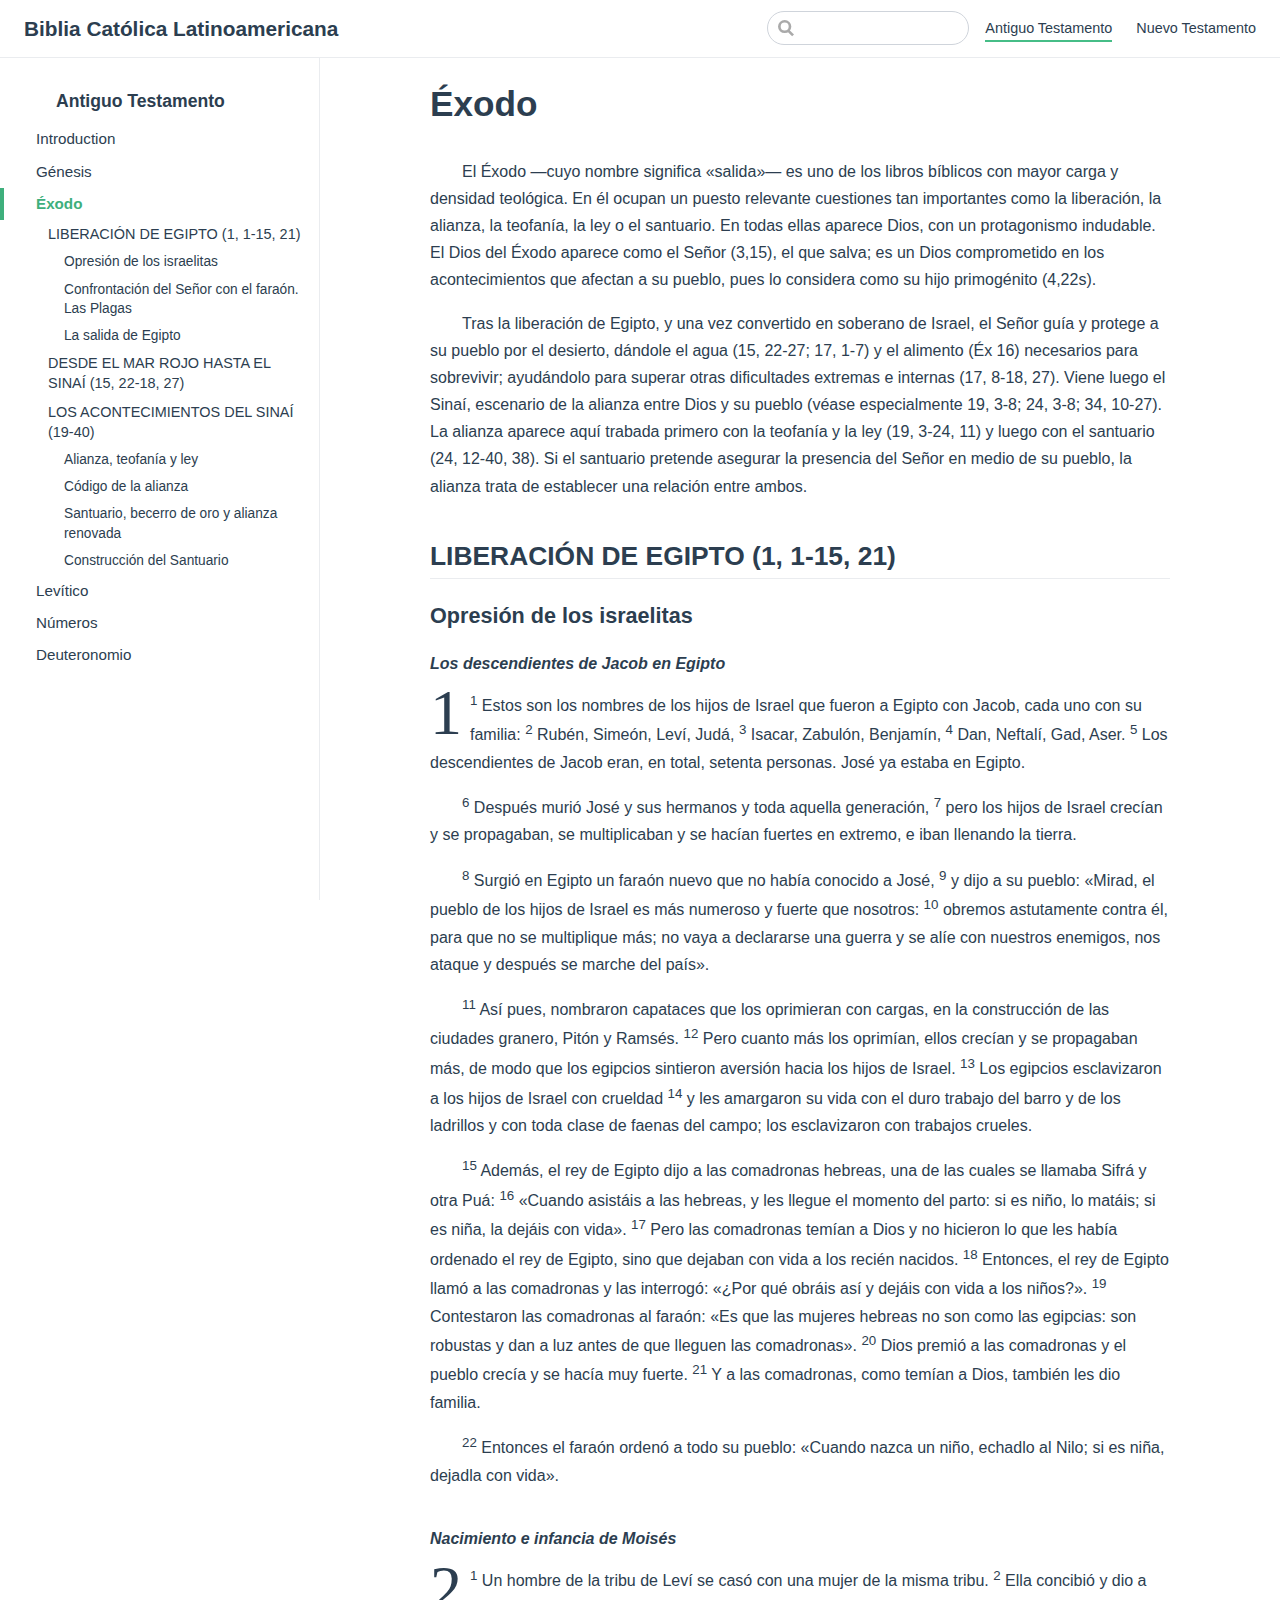
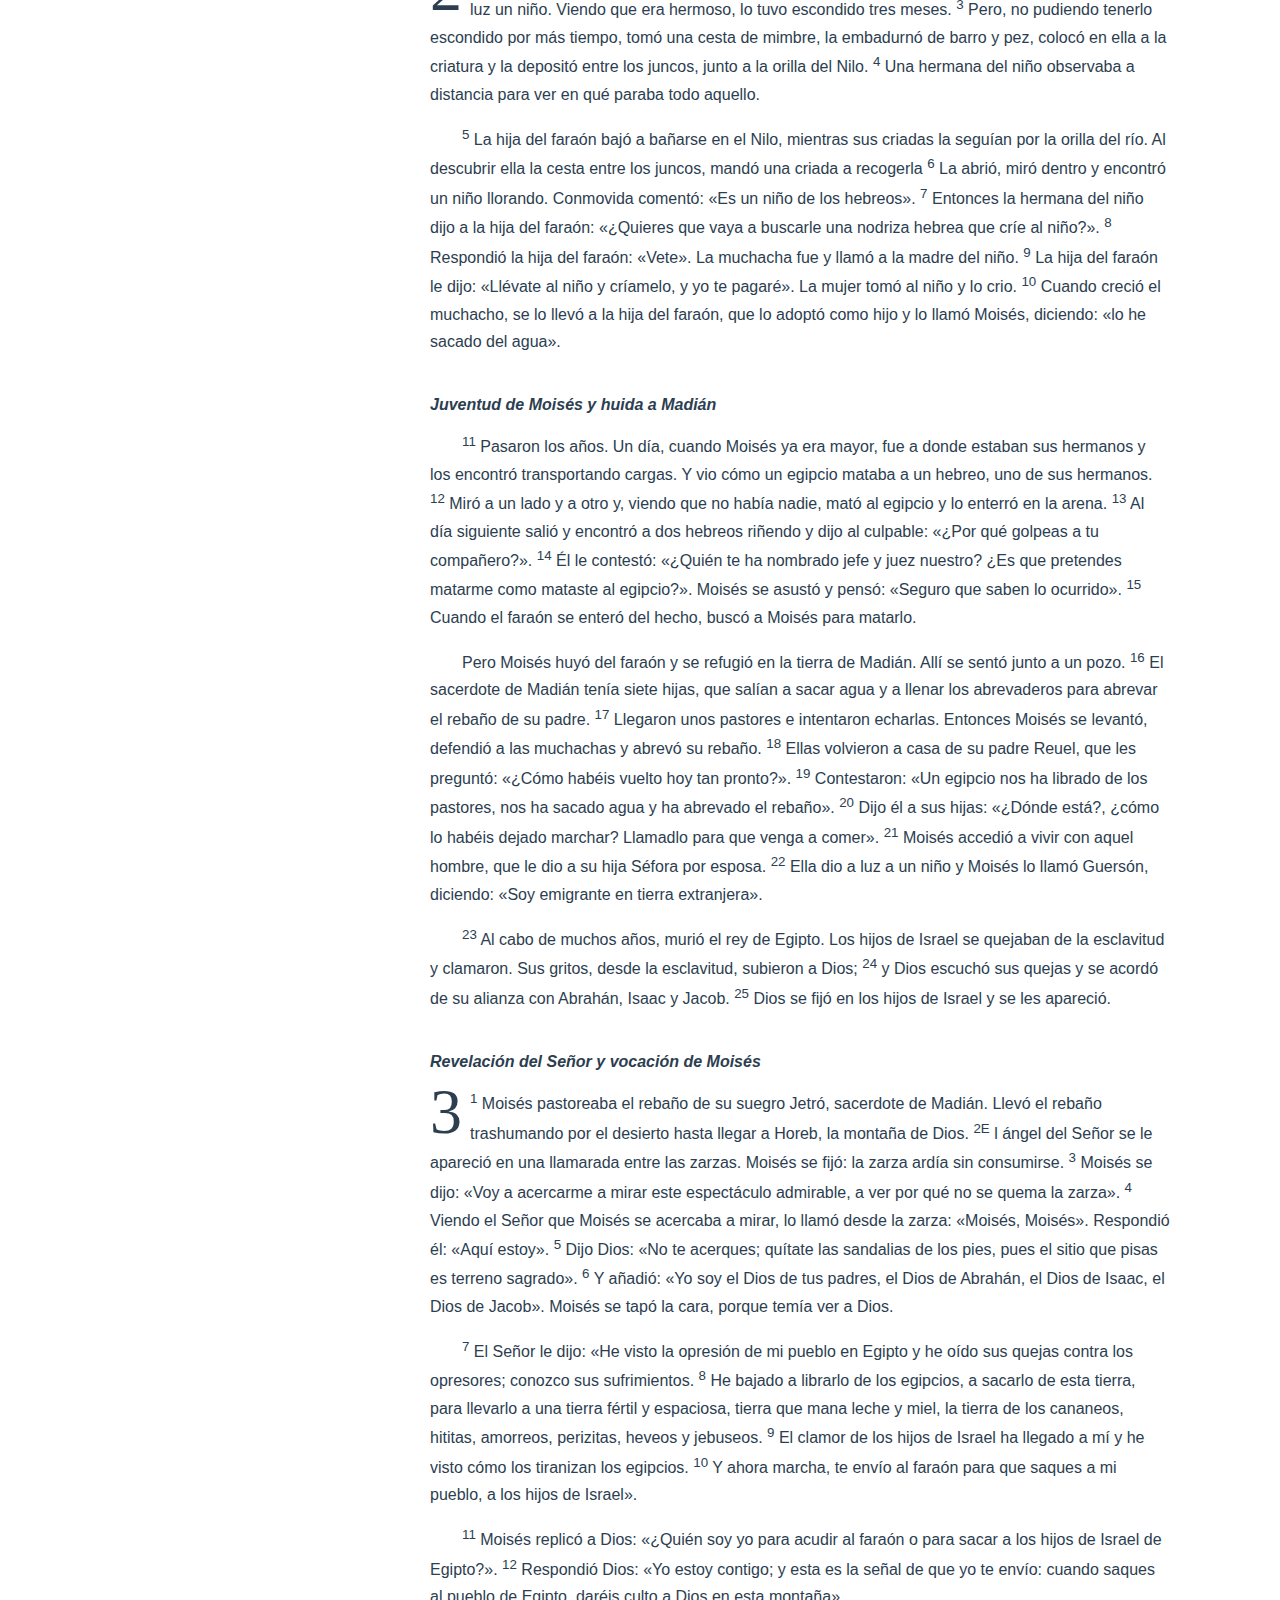
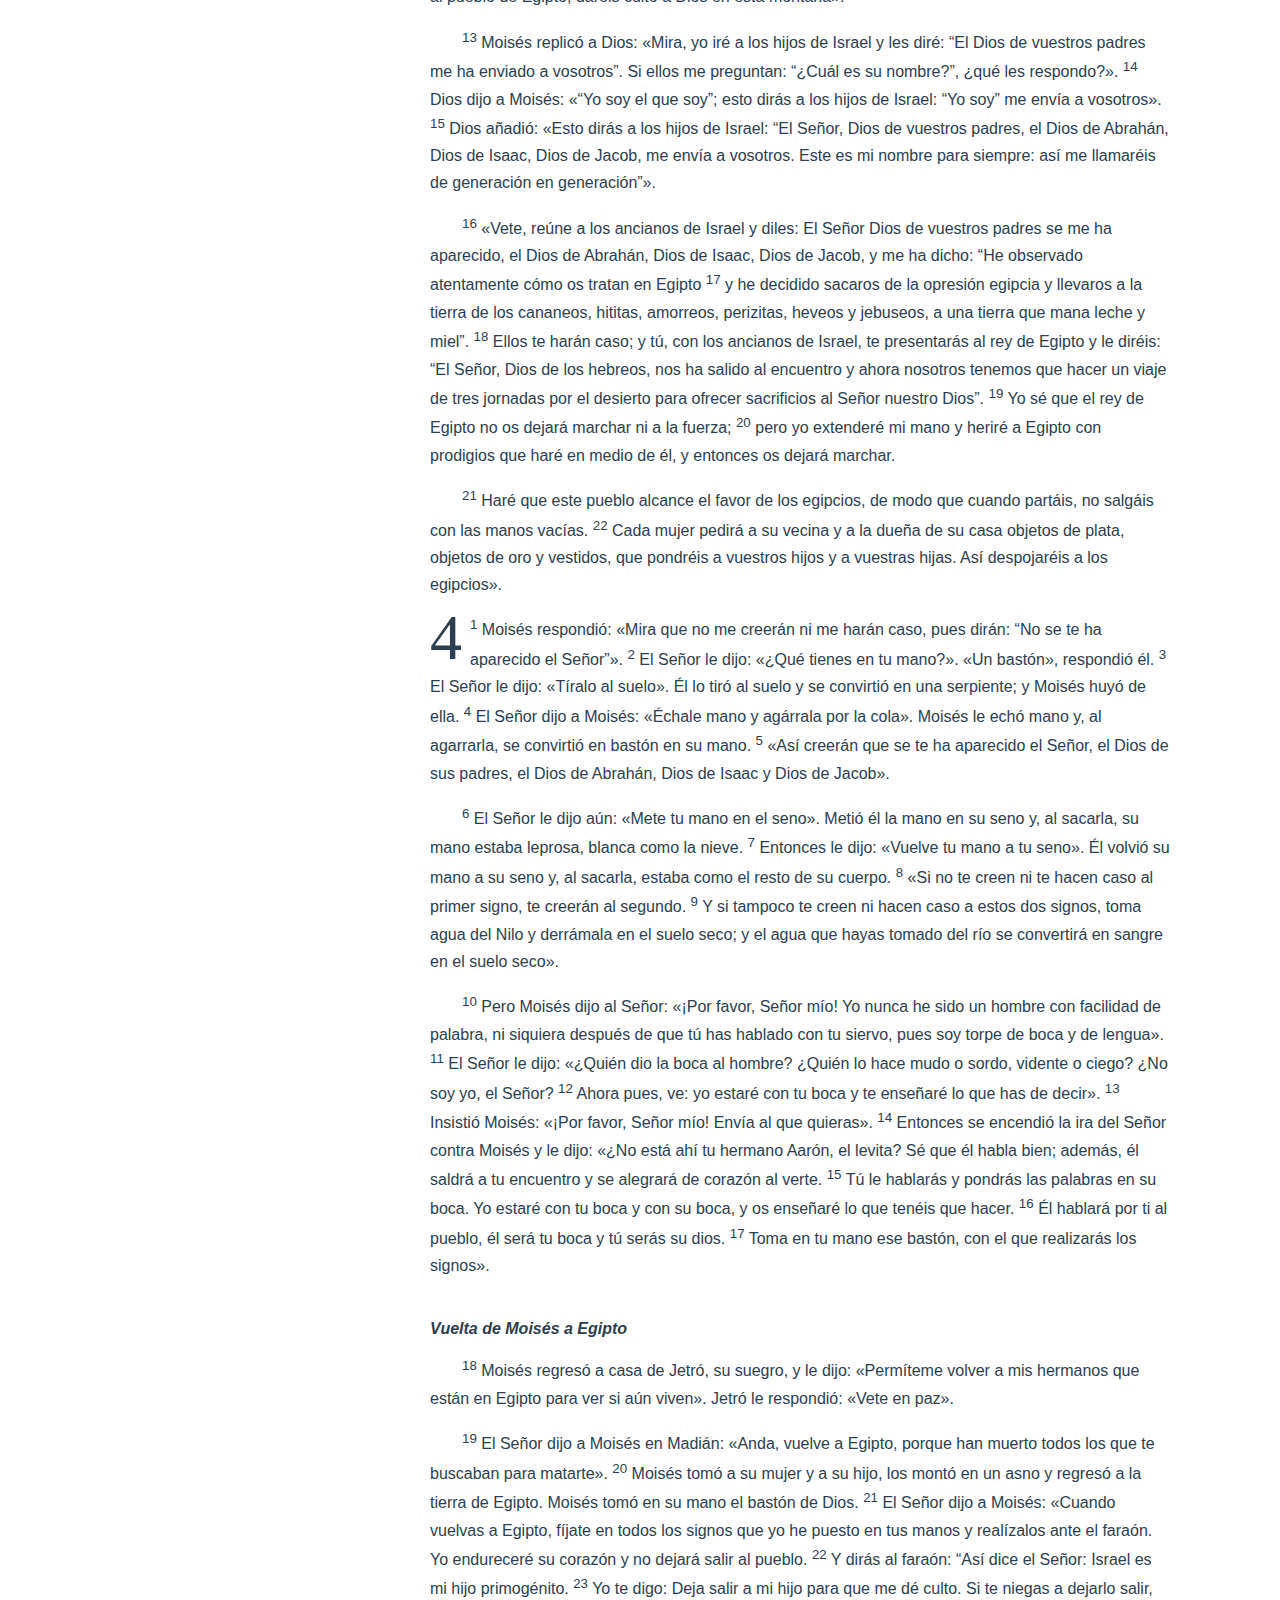
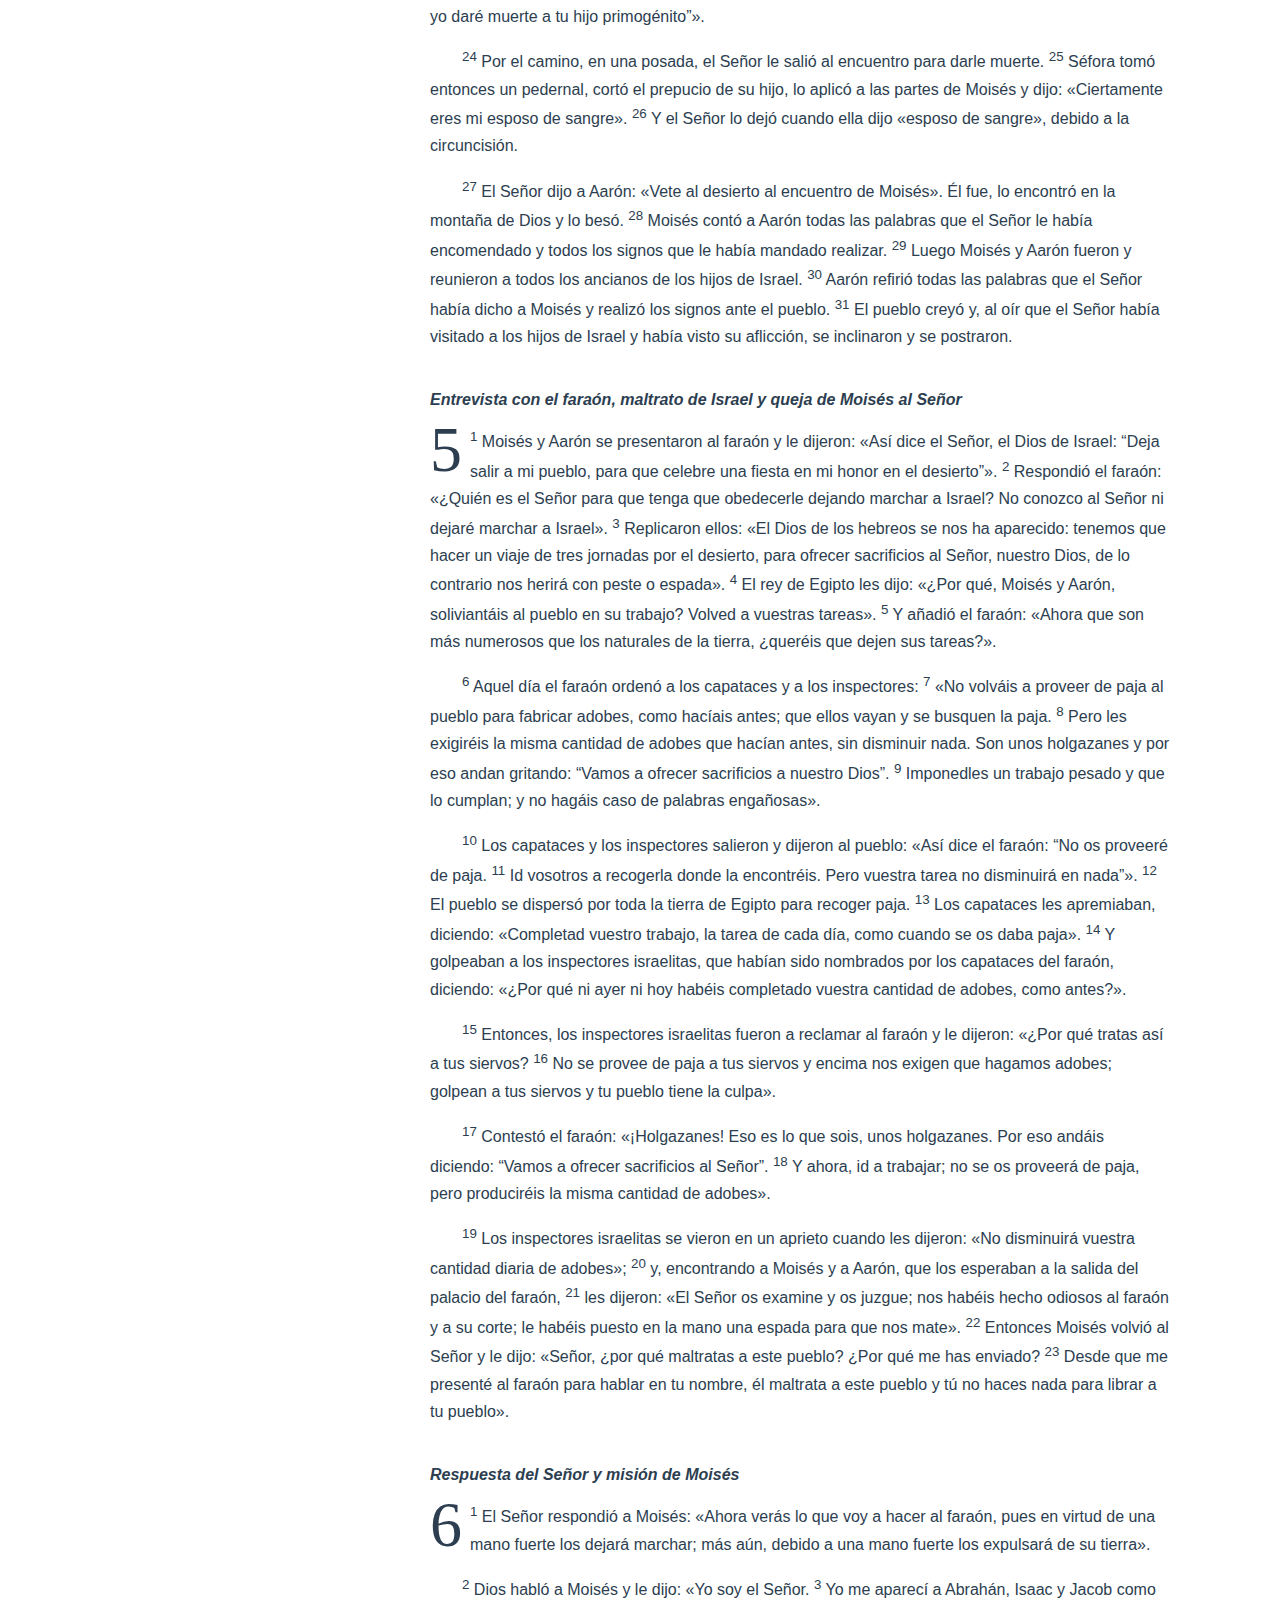
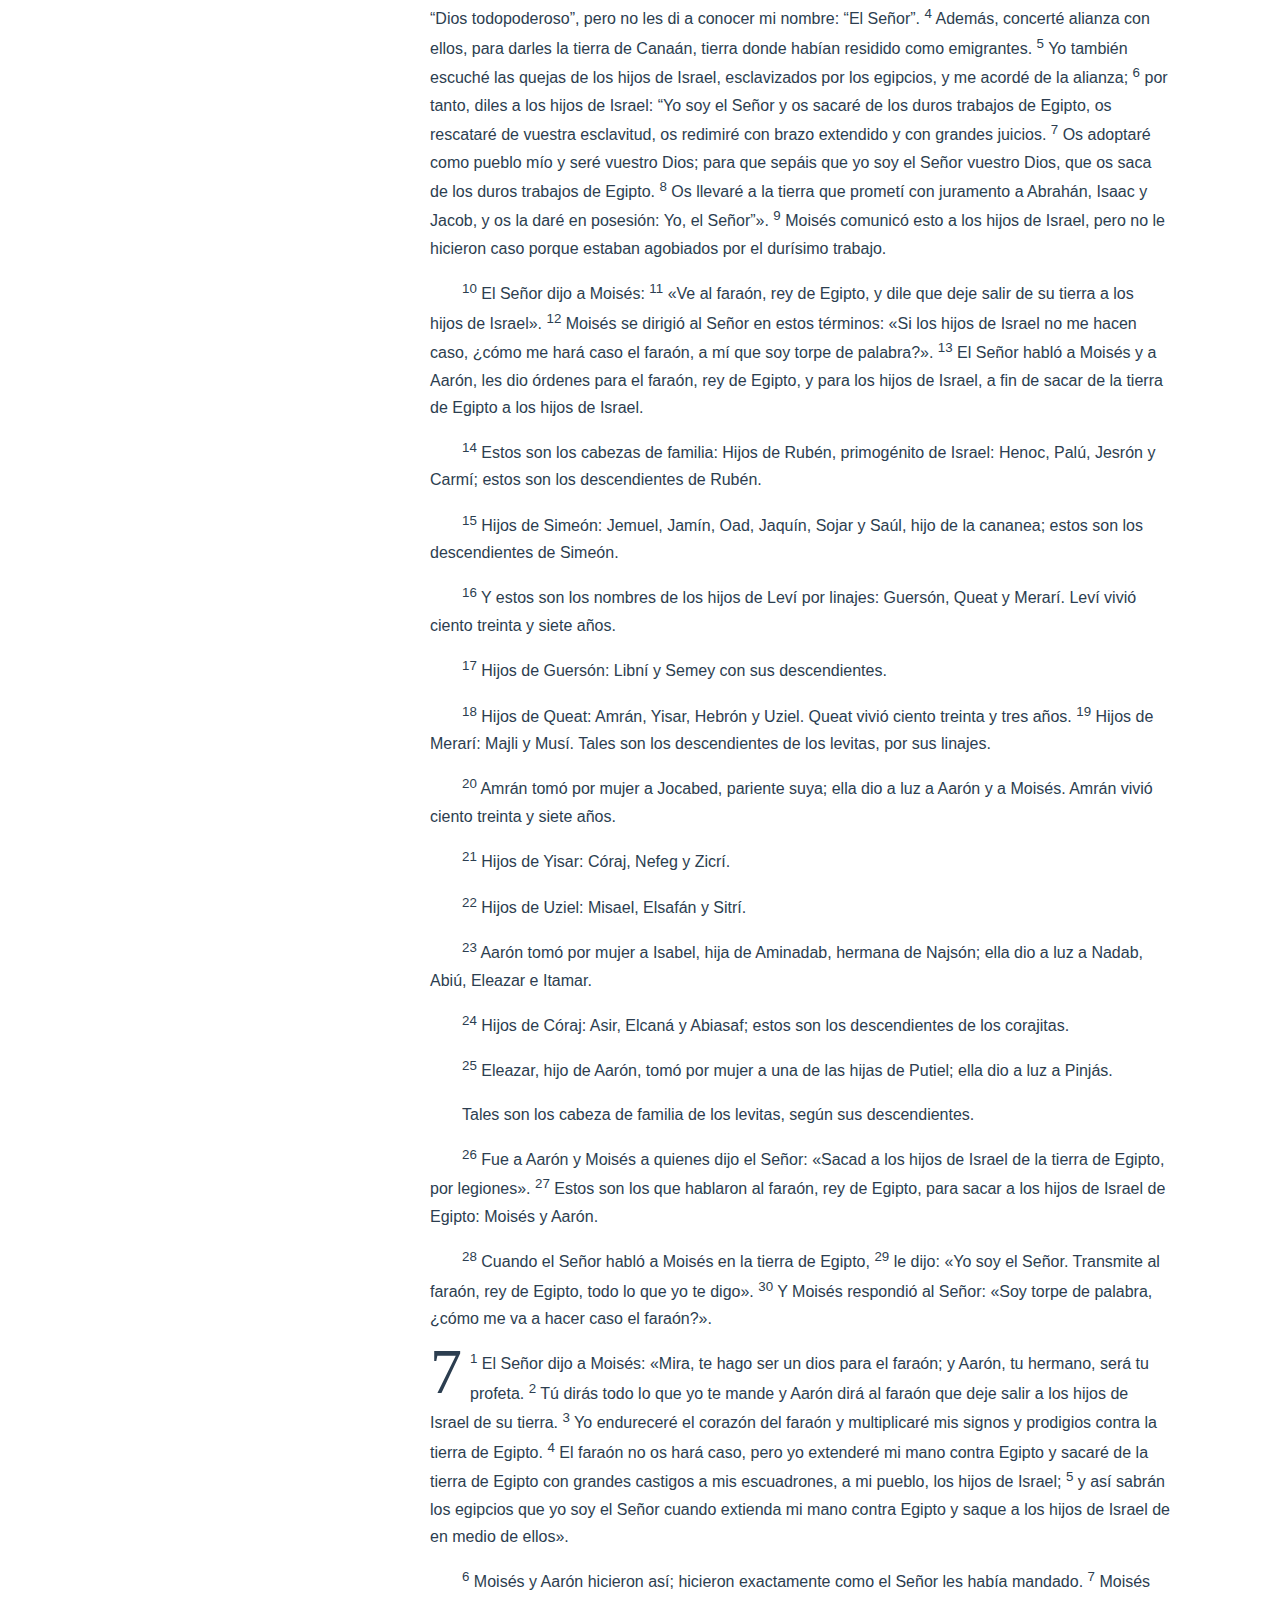
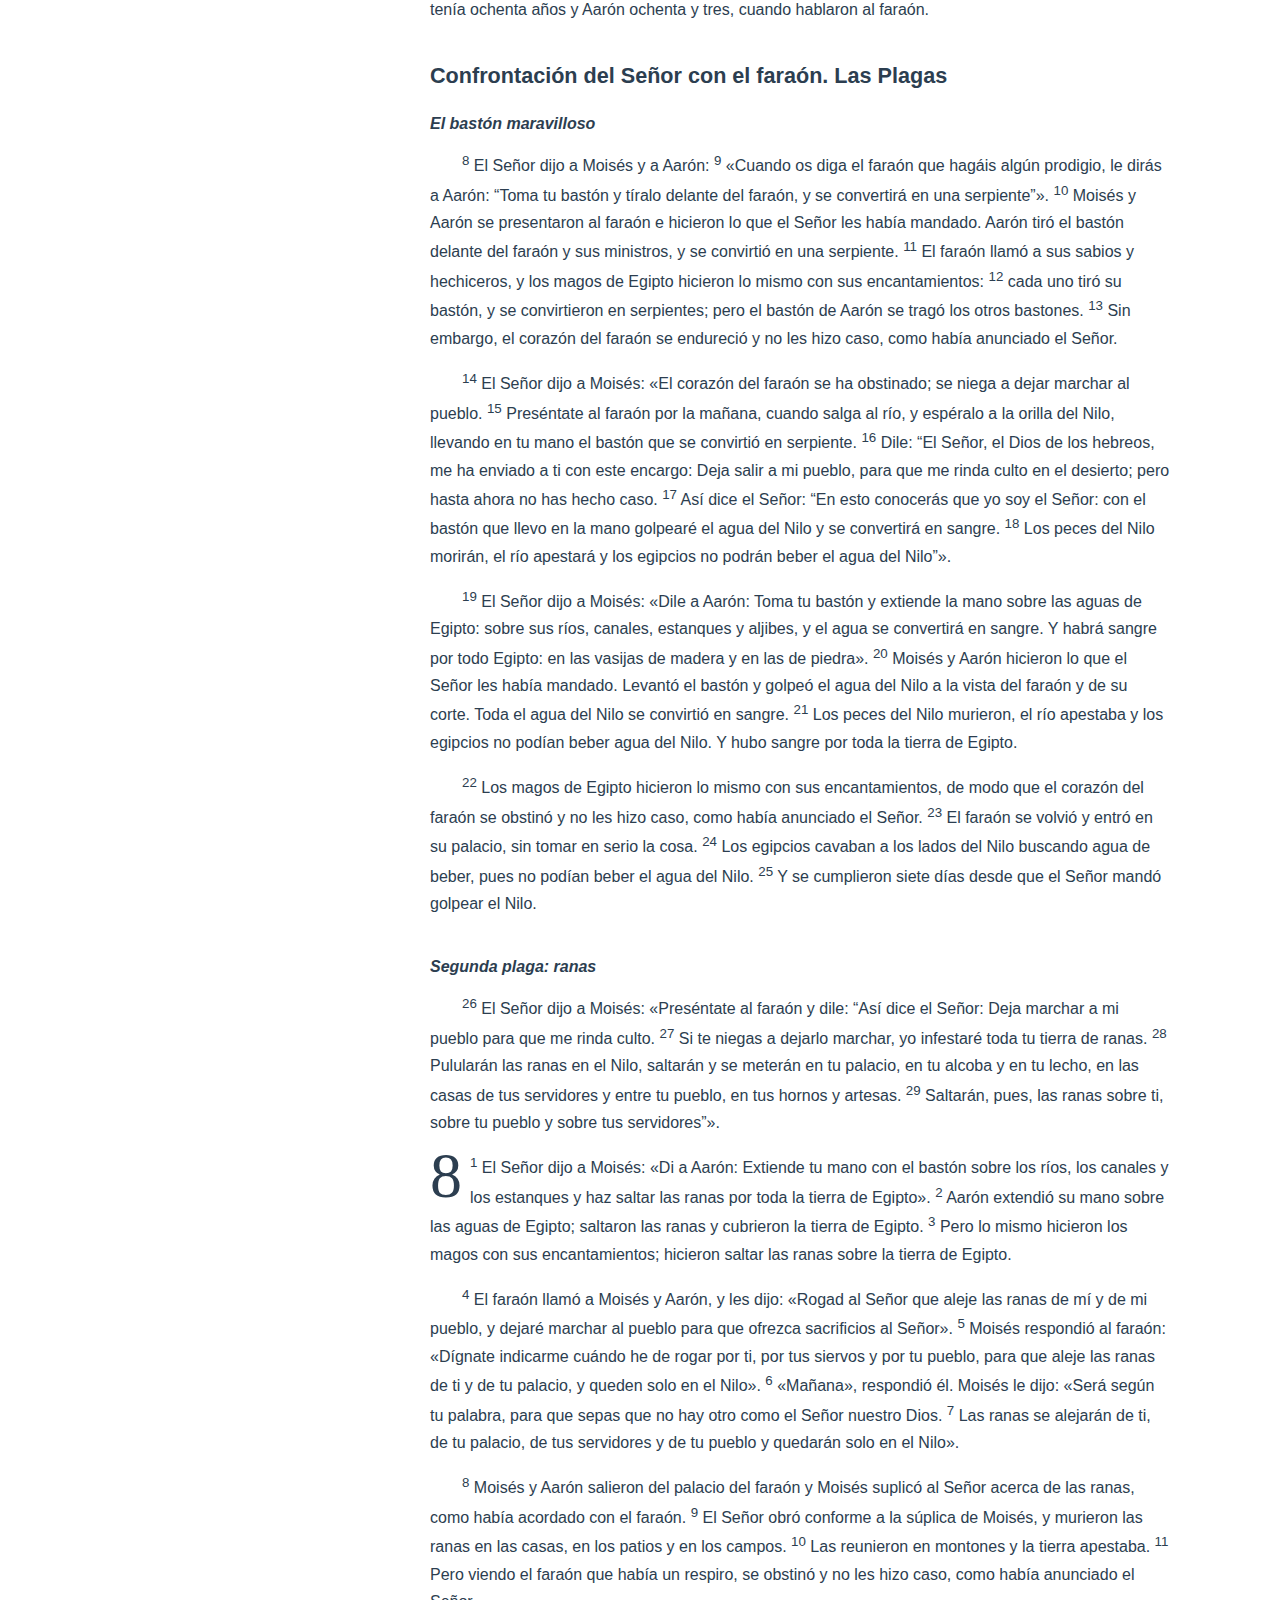
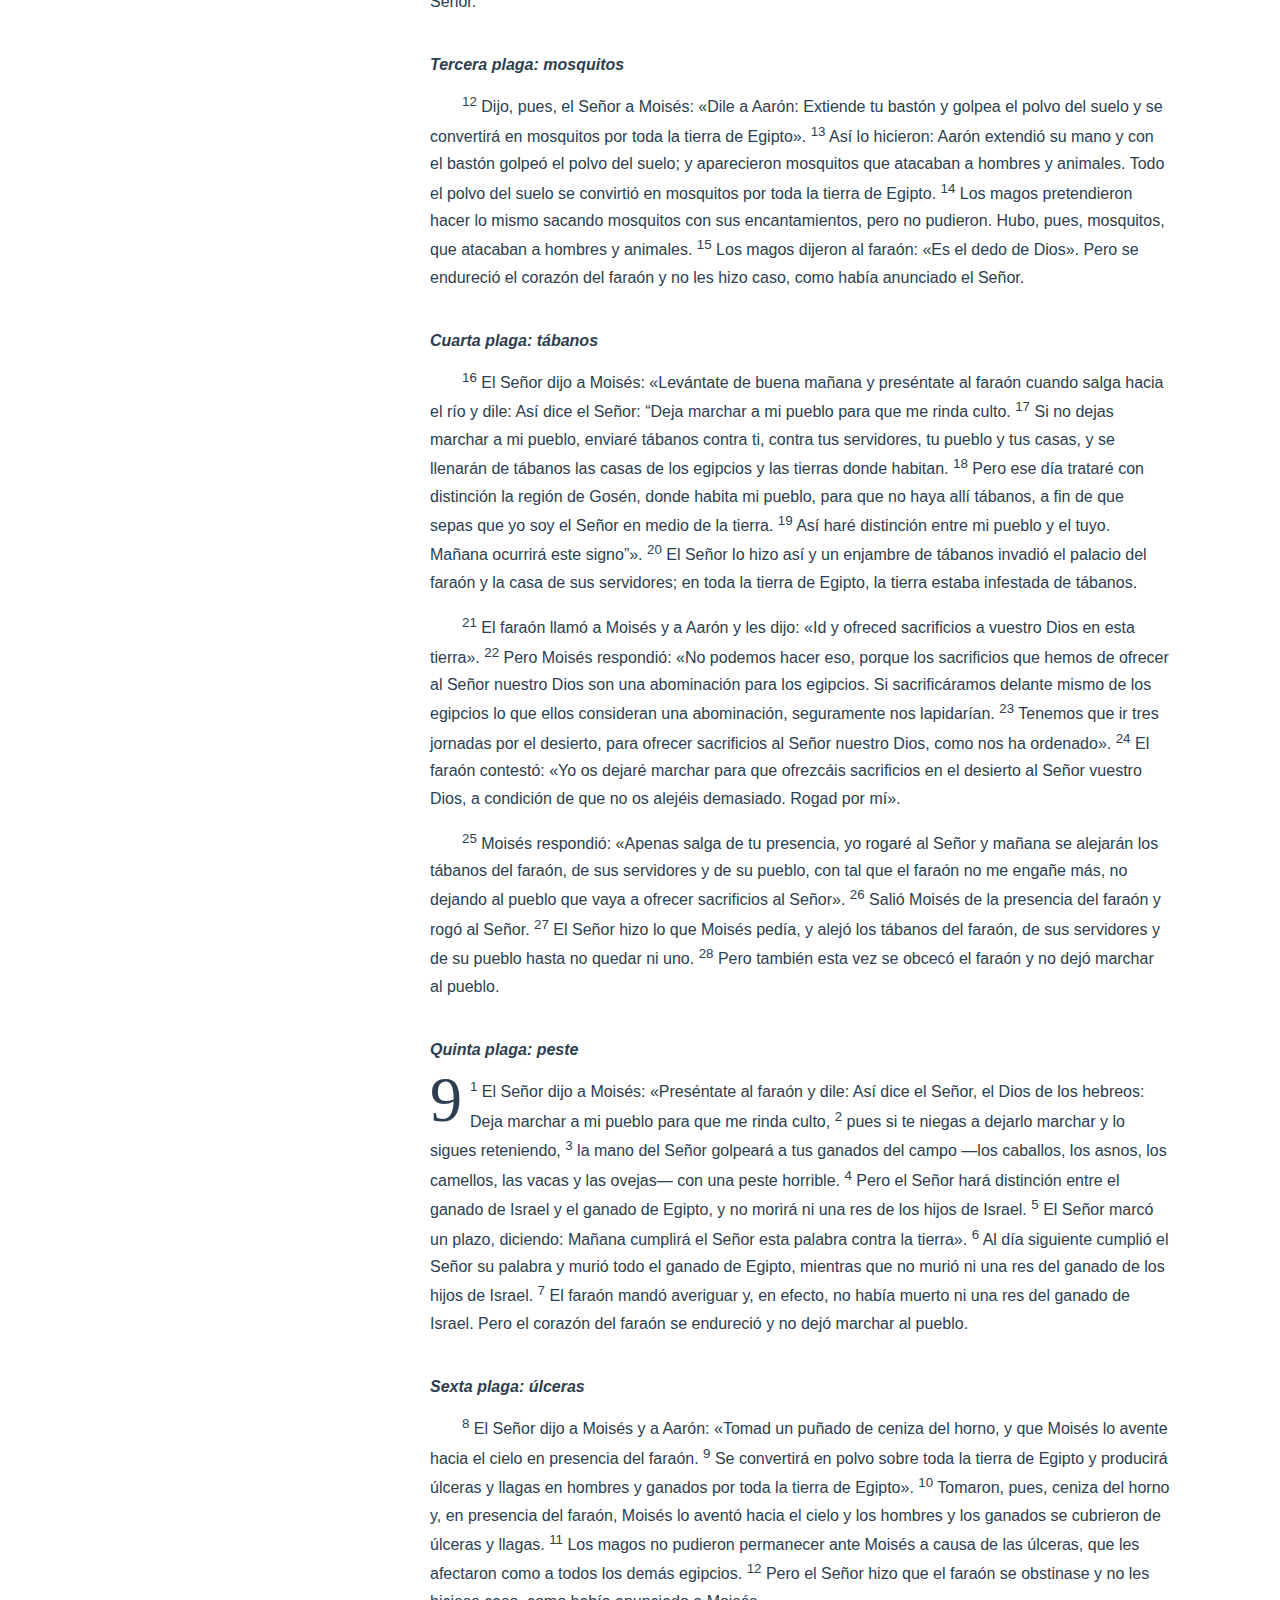
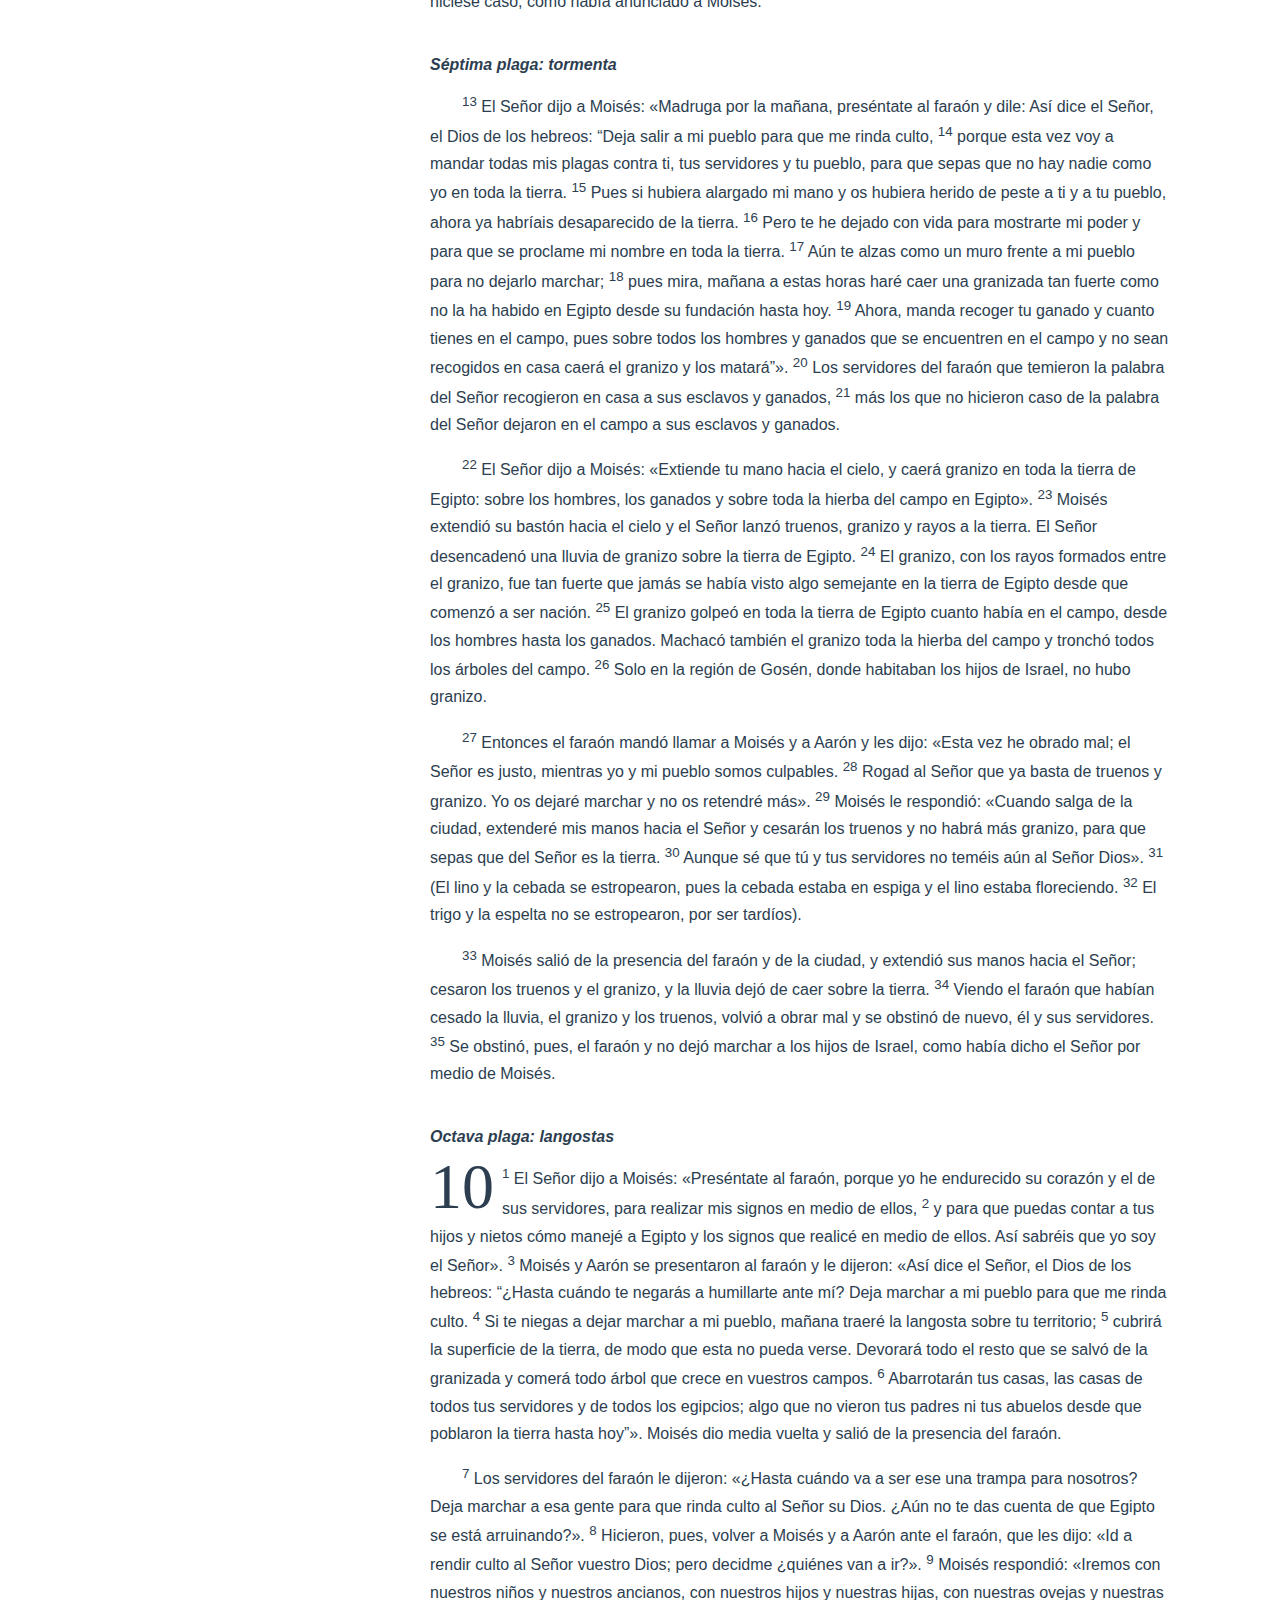
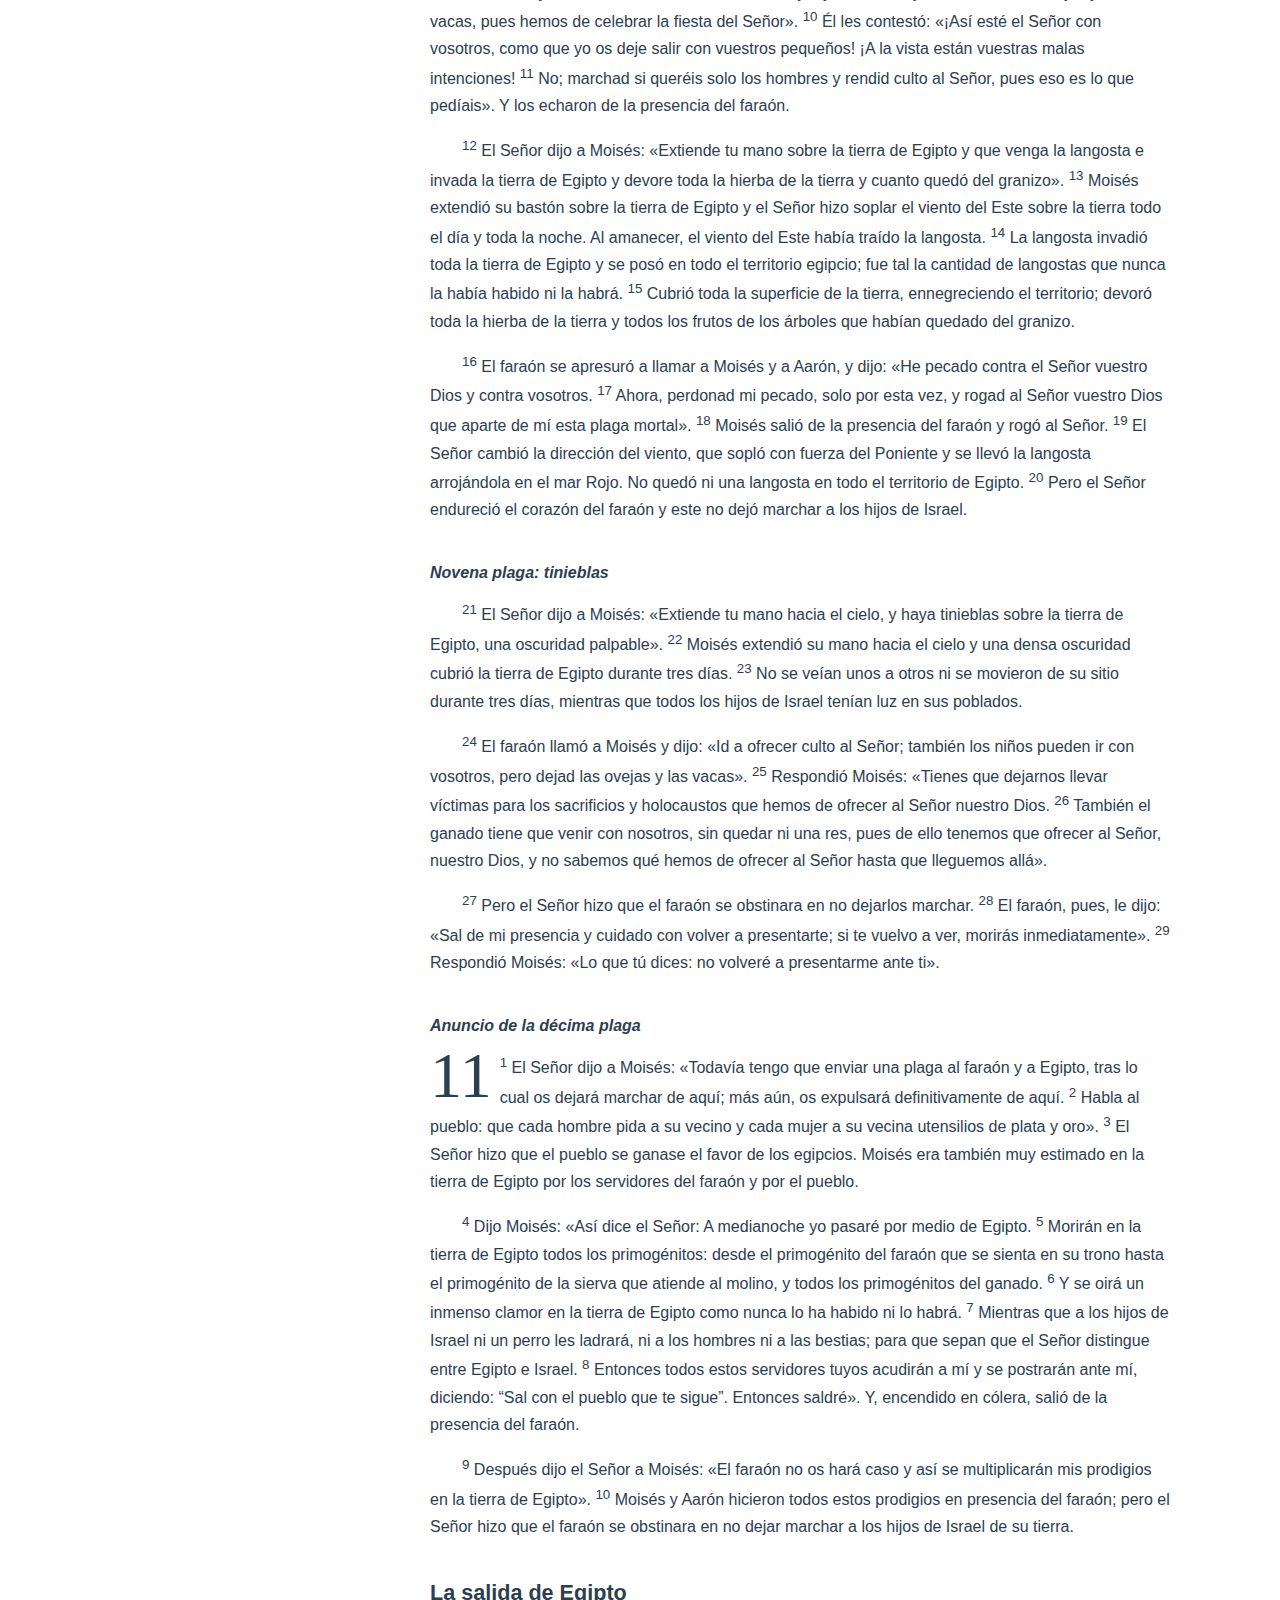
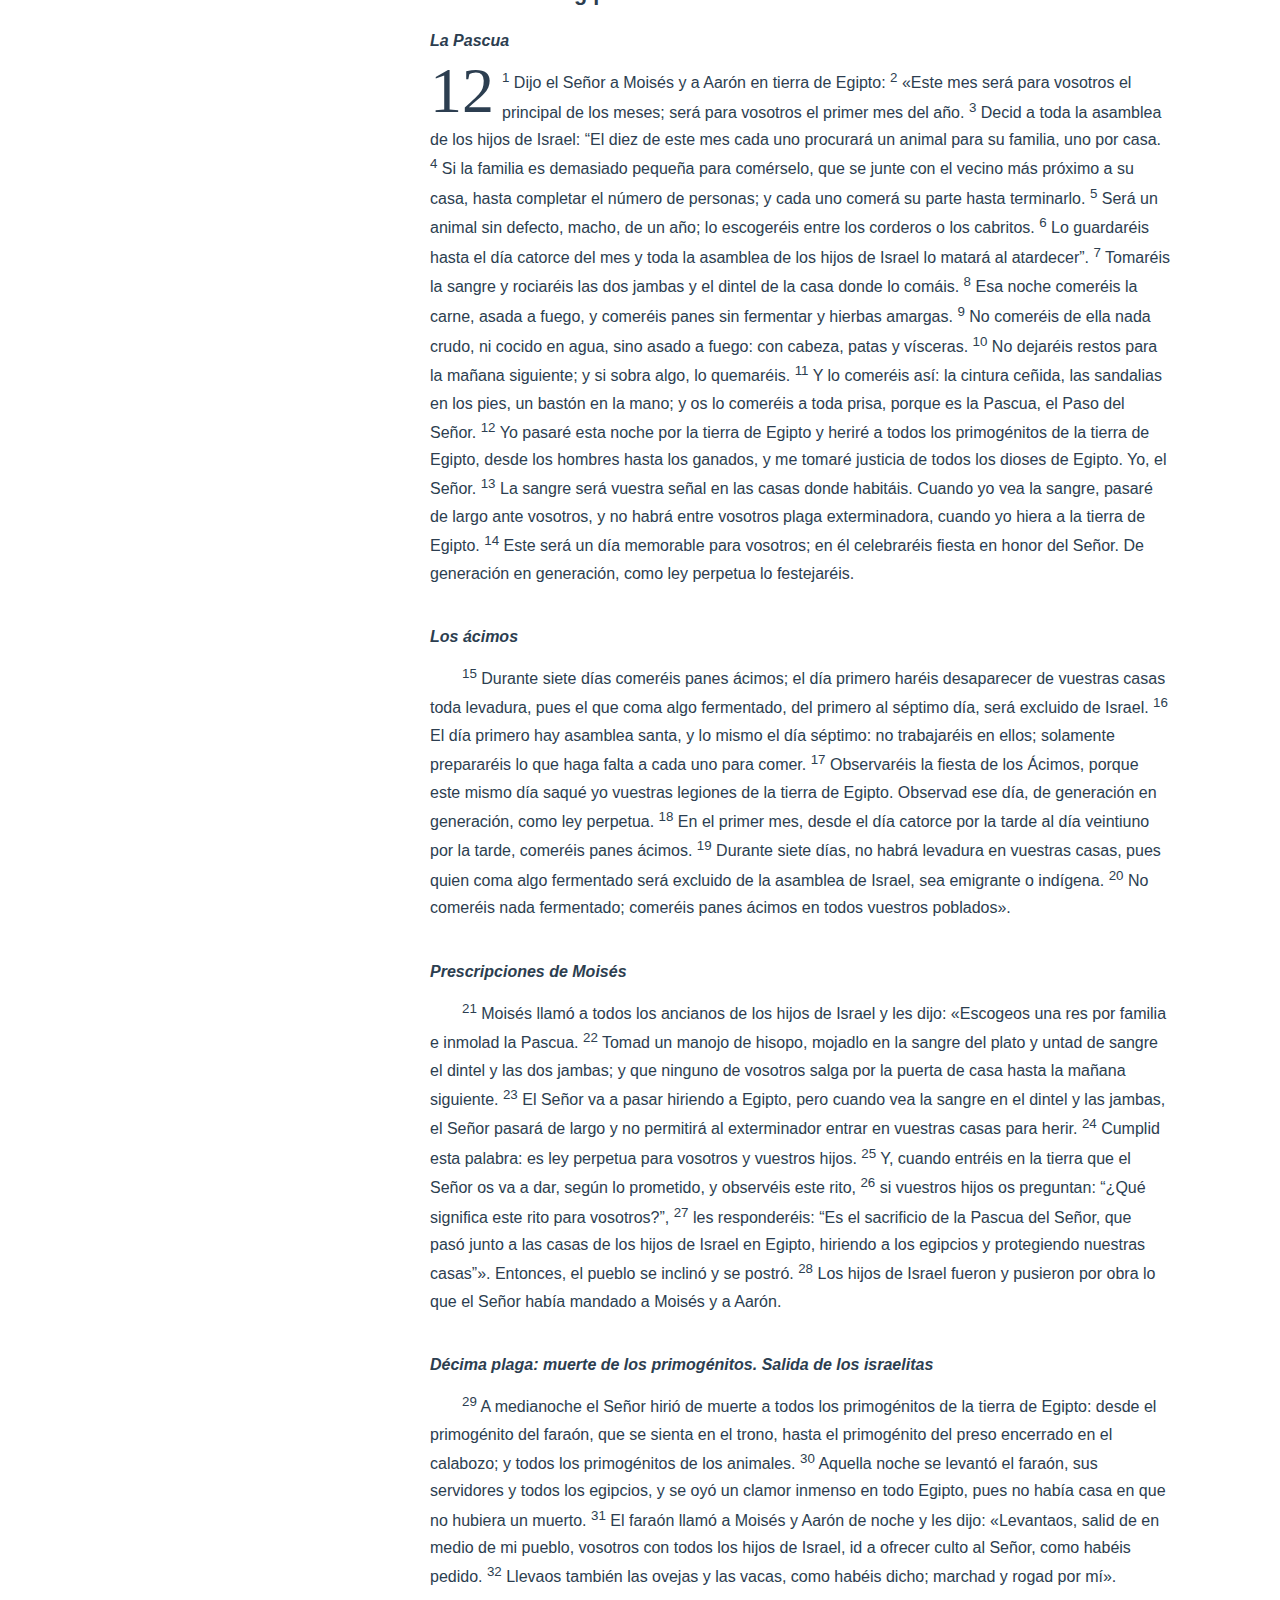
<file: antiguo-testamento/exodo.html>
<!DOCTYPE html>
<html lang="en-US">
  <head>
    <meta charset="utf-8">
    <meta name="viewport" content="width=device-width,initial-scale=1">
    <title>Éxodo | Biblia Católica Latinoamericana</title>
    <meta name="generator" content="VuePress 1.8.2">
    
    <meta name="description" content="Biblia Católica Latinoamericana en línea">
    <meta name="theme-color" content="#3eaf7c">
    <meta name="apple-mobile-web-app-capable" content="yes">
    <meta name="apple-mobile-web-app-status-bar-style" content="black">
    
    <link rel="preload" href="/assets/css/0.styles.00d59753.css" as="style"><link rel="preload" href="/assets/js/app.15622795.js" as="script"><link rel="preload" href="/assets/js/2.c14baff2.js" as="script"><link rel="preload" href="/assets/js/12.a9cfa1e2.js" as="script"><link rel="prefetch" href="/assets/js/10.e264e53a.js"><link rel="prefetch" href="/assets/js/11.49f4cedc.js"><link rel="prefetch" href="/assets/js/13.c2d996f6.js"><link rel="prefetch" href="/assets/js/14.f6ee195d.js"><link rel="prefetch" href="/assets/js/15.29ed3ac4.js"><link rel="prefetch" href="/assets/js/16.53fa5c7b.js"><link rel="prefetch" href="/assets/js/17.63ce9368.js"><link rel="prefetch" href="/assets/js/18.cc403a40.js"><link rel="prefetch" href="/assets/js/19.b7d3ea54.js"><link rel="prefetch" href="/assets/js/3.7cbd3948.js"><link rel="prefetch" href="/assets/js/4.43d62325.js"><link rel="prefetch" href="/assets/js/5.77d67333.js"><link rel="prefetch" href="/assets/js/6.a3c9e121.js"><link rel="prefetch" href="/assets/js/7.ead6871c.js"><link rel="prefetch" href="/assets/js/8.ba2fa5a8.js"><link rel="prefetch" href="/assets/js/9.5bf90633.js">
    <link rel="stylesheet" href="/assets/css/0.styles.00d59753.css">
  </head>
  <body>
    <div id="app" data-server-rendered="true"><div class="theme-container"><header class="navbar"><div class="sidebar-button"><svg xmlns="http://www.w3.org/2000/svg" aria-hidden="true" role="img" viewBox="0 0 448 512" class="icon"><path fill="currentColor" d="M436 124H12c-6.627 0-12-5.373-12-12V80c0-6.627 5.373-12 12-12h424c6.627 0 12 5.373 12 12v32c0 6.627-5.373 12-12 12zm0 160H12c-6.627 0-12-5.373-12-12v-32c0-6.627 5.373-12 12-12h424c6.627 0 12 5.373 12 12v32c0 6.627-5.373 12-12 12zm0 160H12c-6.627 0-12-5.373-12-12v-32c0-6.627 5.373-12 12-12h424c6.627 0 12 5.373 12 12v32c0 6.627-5.373 12-12 12z"></path></svg></div> <a href="/" class="home-link router-link-active"><!----> <span class="site-name">Biblia Católica Latinoamericana</span></a> <div class="links"><div class="search-box"><input aria-label="Search" autocomplete="off" spellcheck="false" value=""> <!----></div> <nav class="nav-links can-hide"><div class="nav-item"><a href="/antiguo-testamento/" class="nav-link router-link-active">
  Antiguo Testamento
</a></div><div class="nav-item"><a href="/nuevo-testamento/" class="nav-link">
  Nuevo Testamento
</a></div> <!----></nav></div></header> <div class="sidebar-mask"></div> <aside class="sidebar"><nav class="nav-links"><div class="nav-item"><a href="/antiguo-testamento/" class="nav-link router-link-active">
  Antiguo Testamento
</a></div><div class="nav-item"><a href="/nuevo-testamento/" class="nav-link">
  Nuevo Testamento
</a></div> <!----></nav>  <ul class="sidebar-links"><li><section class="sidebar-group depth-0"><p class="sidebar-heading open"><span>Antiguo Testamento</span> <!----></p> <ul class="sidebar-links sidebar-group-items"><li><a href="/antiguo-testamento/" aria-current="page" class="sidebar-link">Introduction</a></li><li><a href="/antiguo-testamento/genesis.html" class="sidebar-link">Génesis</a></li><li><a href="/antiguo-testamento/exodo.html" aria-current="page" class="active sidebar-link">Éxodo</a><ul class="sidebar-sub-headers"><li class="sidebar-sub-header"><a href="/antiguo-testamento/exodo.html#liberacion-de-egipto-1-1-15-21" class="sidebar-link">LIBERACIÓN DE EGIPTO (1, 1-15, 21)</a><ul class="sidebar-sub-headers"><li class="sidebar-sub-header"><a href="/antiguo-testamento/exodo.html#opresion-de-los-israelitas" class="sidebar-link">Opresión de los israelitas</a></li><li class="sidebar-sub-header"><a href="/antiguo-testamento/exodo.html#confrontacion-del-senor-con-el-faraon-las-plagas" class="sidebar-link">Confrontación del Señor con el faraón. Las Plagas</a></li><li class="sidebar-sub-header"><a href="/antiguo-testamento/exodo.html#la-salida-de-egipto" class="sidebar-link">La salida de Egipto</a></li></ul></li><li class="sidebar-sub-header"><a href="/antiguo-testamento/exodo.html#desde-el-mar-rojo-hasta-el-sinai-15-22-18-27" class="sidebar-link">DESDE EL MAR ROJO HASTA EL SINAÍ (15, 22-18, 27)</a></li><li class="sidebar-sub-header"><a href="/antiguo-testamento/exodo.html#los-acontecimientos-del-sinai-19-40" class="sidebar-link">LOS ACONTECIMIENTOS DEL SINAÍ (19-40)</a><ul class="sidebar-sub-headers"><li class="sidebar-sub-header"><a href="/antiguo-testamento/exodo.html#alianza-teofania-y-ley" class="sidebar-link">Alianza, teofanía y ley</a></li><li class="sidebar-sub-header"><a href="/antiguo-testamento/exodo.html#codigo-de-la-alianza" class="sidebar-link">Código de la alianza</a></li><li class="sidebar-sub-header"><a href="/antiguo-testamento/exodo.html#santuario-becerro-de-oro-y-alianza-renovada" class="sidebar-link">Santuario, becerro de oro y alianza renovada</a></li><li class="sidebar-sub-header"><a href="/antiguo-testamento/exodo.html#construccion-del-santuario" class="sidebar-link">Construcción del Santuario</a></li></ul></li></ul></li><li><a href="/antiguo-testamento/levitico.html" class="sidebar-link">Levítico</a></li><li><a href="/antiguo-testamento/numeros.html" class="sidebar-link">Números</a></li><li><a href="/antiguo-testamento/deuteronomio.html" class="sidebar-link">Deuteronomio</a></li></ul></section></li></ul> </aside> <main class="page"> <div class="theme-default-content content__default"><h1 id="exodo"><a href="#exodo" class="header-anchor">#</a> Éxodo</h1> <p>El Éxodo —cuyo nombre significa «salida»— es uno de los libros bíblicos con mayor carga y densidad teológica. En él ocupan un puesto relevante cuestiones tan importantes como la liberación, la alianza, la teofanía, la ley o el santuario. En todas ellas aparece Dios, con un protagonismo indudable. El Dios del Éxodo aparece como el Señor (3,15), el que salva; es un Dios comprometido en los acontecimientos que afectan a su pueblo, pues lo considera como su hijo primogénito (4,22s).</p> <p>Tras la liberación de Egipto, y una vez convertido en soberano de Israel, el Señor guía y protege a su pueblo por el desierto, dándole el agua (15, 22-27; 17, 1-7) y el alimento (Éx 16) necesarios para sobrevivir; ayudándolo para superar otras dificultades extremas e internas (17, 8-18, 27). Viene luego el Sinaí, escenario de la alianza entre Dios y su pueblo (véase especialmente 19, 3-8; 24, 3-8; 34, 10-27). La alianza aparece aquí trabada primero con la teofanía y la ley (19, 3-24, 11) y luego con el santuario (24, 12-40, 38). Si el santuario pretende asegurar la presencia del Señor en medio de su pueblo, la alianza trata de establecer una relación entre ambos.</p> <h2 id="liberacion-de-egipto-1-1-15-21"><a href="#liberacion-de-egipto-1-1-15-21" class="header-anchor">#</a> LIBERACIÓN DE EGIPTO (1, 1-15, 21)</h2> <h3 id="opresion-de-los-israelitas"><a href="#opresion-de-los-israelitas" class="header-anchor">#</a> Opresión de los israelitas</h3> <h4 id="los-descendientes-de-jacob-en-egipto"><a href="#los-descendientes-de-jacob-en-egipto" class="header-anchor">#</a> <em>Los descendientes de Jacob en Egipto</em></h4> <p class="subhead"><span class="chapter">1</span> <sup>1</sup> Estos son los nombres de los hijos de Israel que fueron a Egipto con Jacob, cada uno con su familia: <sup>2</sup> Rubén, Simeón, Leví, Judá, <sup>3</sup> Isacar, Zabulón, Benjamín, <sup>4</sup> Dan, Neftalí, Gad, Aser. <sup>5</sup> Los descendientes de Jacob eran, en total, setenta personas. José ya estaba en Egipto.</p> <p><sup>6</sup> Después murió José y sus hermanos y toda aquella generación, <sup>7</sup> pero los hijos de Israel crecían y se propagaban, se multiplicaban y se hacían fuertes en extremo, e iban llenando la tierra.</p> <p><sup>8</sup> Surgió en Egipto un faraón nuevo que no había conocido a José, <sup>9</sup> y dijo a su pueblo: «Mirad, el pueblo de los hijos de Israel es más numeroso y fuerte que nosotros: <sup>10</sup> obremos astutamente contra él, para que no se multiplique más; no vaya a declararse una guerra y se alíe con nuestros enemigos, nos ataque y después se marche del país».</p> <p><sup>11</sup> Así pues, nombraron capataces que los oprimieran con cargas, en la construcción de las ciudades granero, Pitón y Ramsés. <sup>12</sup> Pero cuanto más los oprimían, ellos crecían y se propagaban más, de modo que los egipcios sintieron aversión hacia los hijos de Israel. <sup>13</sup> Los egipcios esclavizaron a los hijos de Israel con crueldad <sup>14</sup> y les amargaron su vida con el duro trabajo del barro y de los ladrillos y con toda clase de faenas del campo; los esclavizaron con trabajos crueles.</p> <p><sup>15</sup> Además, el rey de Egipto dijo a las comadronas hebreas, una de las cuales se llamaba Sifrá y otra Puá: <sup>16</sup> «Cuando asistáis a las hebreas, y les llegue el momento del parto: si es niño, lo matáis; si es niña, la dejáis con vida». <sup>17</sup> Pero las comadronas temían a Dios y no hicieron lo que les había ordenado el rey de Egipto, sino que dejaban con vida a los recién nacidos. <sup>18</sup> Entonces, el rey de Egipto llamó a las comadronas y las interrogó: «¿Por qué obráis así y dejáis con vida a los niños?». <sup>19</sup> Contestaron las comadronas al faraón: «Es que las mujeres hebreas no son como las egipcias: son robustas y dan a luz antes de que lleguen las comadronas». <sup>20</sup> Dios premió a las comadronas y el pueblo crecía y se hacía muy fuerte. <sup>21</sup> Y a las comadronas, como temían a Dios, también les dio familia.</p> <p><sup>22</sup> Entonces el faraón ordenó a todo su pueblo: «Cuando nazca un niño, echadlo al Nilo; si es niña, dejadla con vida».</p> <h4 id="nacimiento-e-infancia-de-moises"><a href="#nacimiento-e-infancia-de-moises" class="header-anchor">#</a> <em>Nacimiento e infancia de Moisés</em></h4> <p class="subhead"><span class="chapter">2</span> <sup>1</sup> Un hombre de la tribu de Leví se casó con una mujer de la misma tribu. <sup>2</sup> Ella concibió y dio a luz un niño. Viendo que era hermoso, lo tuvo escondido tres meses. <sup>3</sup> Pero, no pudiendo tenerlo escondido por más tiempo, tomó una cesta de mimbre, la embadurnó de barro y pez, colocó en ella a la criatura y la depositó entre los juncos, junto a la orilla del Nilo. <sup>4</sup> Una hermana del niño observaba a distancia para ver en qué paraba todo aquello.</p> <p><sup>5</sup> La hija del faraón bajó a bañarse en el Nilo, mientras sus criadas la seguían por la orilla del río. Al descubrir ella la cesta entre los juncos, mandó una criada a recogerla <sup>6</sup> La abrió, miró dentro y encontró un niño llorando. Conmovida comentó: «Es un niño de los hebreos». <sup>7</sup> Entonces la hermana del niño dijo a la hija del faraón: «¿Quieres que vaya a buscarle una nodriza hebrea que críe al niño?». <sup>8</sup> Respondió la hija del faraón: «Vete». La muchacha fue y llamó a la madre del niño. <sup>9</sup> La hija del faraón le dijo: «Llévate al niño y críamelo, y yo te pagaré». La mujer tomó al niño y lo crio. <sup>10</sup> Cuando creció el muchacho, se lo llevó a la hija del faraón, que lo adoptó como hijo y lo llamó Moisés, diciendo: «lo he sacado del agua».</p> <h4 id="juventud-de-moises-y-huida-a-madian"><a href="#juventud-de-moises-y-huida-a-madian" class="header-anchor">#</a> <em>Juventud de Moisés y huida a Madián</em></h4> <p><sup>11</sup> Pasaron los años. Un día, cuando Moisés ya era mayor, fue a donde estaban sus hermanos y los encontró transportando cargas. Y vio cómo un egipcio mataba a un hebreo, uno de sus hermanos. <sup>12</sup> Miró a un lado y a otro y, viendo que no había nadie, mató al egipcio y lo enterró en la arena. <sup>13</sup> Al día siguiente salió y encontró a dos hebreos riñendo y dijo al culpable: «¿Por qué golpeas a tu compañero?». <sup>14</sup> Él le contestó: «¿Quién te ha nombrado jefe y juez nuestro? ¿Es que pretendes matarme como mataste al egipcio?». Moisés se asustó y pensó: «Seguro que saben lo ocurrido». <sup>15</sup> Cuando el faraón se enteró del hecho, buscó a Moisés para matarlo.</p> <p>Pero Moisés huyó del faraón y se refugió en la tierra de Madián. Allí se sentó junto a un pozo. <sup>16</sup> El sacerdote de Madián tenía siete hijas, que salían a sacar agua y a llenar los abrevaderos para abrevar el rebaño de su padre. <sup>17</sup> Llegaron unos pastores e intentaron echarlas. Entonces Moisés se levantó, defendió a las muchachas y abrevó su rebaño. <sup>18</sup> Ellas volvieron a casa de su padre Reuel, que les preguntó: «¿Cómo habéis vuelto hoy tan pronto?». <sup>19</sup> Contestaron: «Un egipcio nos ha librado de los pastores, nos ha sacado agua y ha abrevado el rebaño». <sup>20</sup> Dijo él a sus hijas: «¿Dónde está?, ¿cómo lo habéis dejado marchar? Llamadlo para que venga a comer». <sup>21</sup> Moisés accedió a vivir con aquel hombre, que le dio a su hija Séfora por esposa. <sup>22</sup> Ella dio a luz a un niño y Moisés lo llamó Guersón, diciendo: «Soy emigrante en tierra extranjera».</p> <p><sup>23</sup> Al cabo de muchos años, murió el rey de Egipto. Los hijos de Israel se quejaban de la esclavitud y clamaron. Sus gritos, desde la esclavitud, subieron a Dios; <sup>24</sup> y Dios escuchó sus quejas y se acordó de su alianza con Abrahán, Isaac y Jacob. <sup>25</sup> Dios se fijó en los hijos de Israel y se les apareció.</p> <h4 id="revelacion-del-senor-y-vocacion-de-moises"><a href="#revelacion-del-senor-y-vocacion-de-moises" class="header-anchor">#</a> <em>Revelación del Señor y vocación de Moisés</em></h4> <p class="subhead"><span class="chapter">3</span> <sup>1</sup> Moisés pastoreaba el rebaño de su suegro Jetró, sacerdote de Madián. Llevó el rebaño trashumando por el desierto hasta llegar a Horeb, la montaña de Dios. <sup>2E</sup> l ángel del Señor se le apareció en una llamarada entre las zarzas. Moisés se fijó: la zarza ardía sin consumirse. <sup>3</sup> Moisés se dijo: «Voy a acercarme a mirar este espectáculo admirable, a ver por qué no se quema la zarza». <sup>4</sup> Viendo el Señor que Moisés se acercaba a mirar, lo llamó desde la zarza: «Moisés, Moisés». Respondió él: «Aquí estoy». <sup>5</sup> Dijo Dios: «No te acerques; quítate las sandalias de los pies, pues el sitio que pisas es terreno sagrado». <sup>6</sup> Y añadió: «Yo soy el Dios de tus padres, el Dios de Abrahán, el Dios de Isaac, el Dios de Jacob». Moisés se tapó la cara, porque temía ver a Dios.</p> <p><sup>7</sup> El Señor le dijo: «He visto la opresión de mi pueblo en Egipto y he oído sus quejas contra los opresores; conozco sus sufrimientos. <sup>8</sup> He bajado a librarlo de los egipcios, a sacarlo de esta tierra, para llevarlo a una tierra fértil y espaciosa, tierra que mana leche y miel, la tierra de los cananeos, hititas, amorreos, perizitas, heveos y jebuseos. <sup>9</sup> El clamor de los hijos de Israel ha llegado a mí y he visto cómo los tiranizan los egipcios. <sup>10</sup> Y ahora marcha, te envío al faraón para que saques a mi pueblo, a los hijos de Israel».</p> <p><sup>11</sup> Moisés replicó a Dios: «¿Quién soy yo para acudir al faraón o para sacar a los hijos de Israel de Egipto?». <sup>12</sup> Respondió Dios: «Yo estoy contigo; y esta es la señal de que yo te envío: cuando saques al pueblo de Egipto, daréis culto a Dios en esta montaña».</p> <p><sup>13</sup> Moisés replicó a Dios: «Mira, yo iré a los hijos de Israel y les diré: “El Dios de vuestros padres me ha enviado a vosotros”. Si ellos me preguntan: “¿Cuál es su nombre?”, ¿qué les respondo?». <sup>14</sup> Dios dijo a Moisés: «“Yo soy el que soy”; esto dirás a los hijos de Israel: “Yo soy” me envía a vosotros». <sup>15</sup> Dios añadió: «Esto dirás a los hijos de Israel: “El Señor, Dios de vuestros padres, el Dios de Abrahán, Dios de Isaac, Dios de Jacob, me envía a vosotros. Este es mi nombre para siempre: así me llamaréis de generación en generación”».</p> <p><sup>16</sup> «Vete, reúne a los ancianos de Israel y diles: El Señor Dios de vuestros padres se me ha aparecido, el Dios de Abrahán, Dios de Isaac, Dios de Jacob, y me ha dicho: “He observado atentamente cómo os tratan en Egipto <sup>17</sup> y he decidido sacaros de la opresión egipcia y llevaros a la tierra de los cananeos, hititas, amorreos, perizitas, heveos y jebuseos, a una tierra que mana leche y miel”. <sup>18</sup> Ellos te harán caso; y tú, con los ancianos de Israel, te presentarás al rey de Egipto y le diréis: “El Señor, Dios de los hebreos, nos ha salido al encuentro y ahora nosotros tenemos que hacer un viaje de tres jornadas por el desierto para ofrecer sacrificios al Señor nuestro Dios”. <sup>19</sup> Yo sé que el rey de Egipto no os dejará marchar ni a la fuerza; <sup>20</sup> pero yo extenderé mi mano y heriré a Egipto con prodigios que haré en medio de él, y entonces os dejará marchar.</p> <p><sup>21</sup> Haré que este pueblo alcance el favor de los egipcios, de modo que cuando partáis, no salgáis con las manos vacías. <sup>22</sup> Cada mujer pedirá a su vecina y a la dueña de su casa objetos de plata, objetos de oro y vestidos, que pondréis a vuestros hijos y a vuestras hijas. Así despojaréis a los egipcios».</p> <p class="subhead"><span class="chapter">4</span> <sup>1</sup> Moisés respondió: «Mira que no me creerán ni me harán caso, pues dirán: “No se te ha aparecido el Señor”». <sup>2</sup> El Señor le dijo: «¿Qué tienes en tu mano?». «Un bastón», respondió él. <sup>3</sup> El Señor le dijo: «Tíralo al suelo». Él lo tiró al suelo y se convirtió en una serpiente; y Moisés huyó de ella. <sup>4</sup> El Señor dijo a Moisés: «Échale mano y agárrala por la cola». Moisés le echó mano y, al agarrarla, se convirtió en bastón en su mano. <sup>5</sup> «Así creerán que se te ha aparecido el Señor, el Dios de sus padres, el Dios de Abrahán, Dios de Isaac y Dios de Jacob».</p> <p><sup>6</sup>  El Señor le dijo aún: «Mete tu mano en el seno». Metió él la mano en su seno y, al sacarla, su mano estaba leprosa, blanca como la nieve. <sup>7</sup> Entonces le dijo: «Vuelve tu mano a tu seno». Él volvió su mano a su seno y, al sacarla, estaba como el resto de su cuerpo. <sup>8</sup> «Si no te creen ni te hacen caso al primer signo, te creerán al segundo. <sup>9</sup> Y si tampoco te creen ni hacen caso a estos dos signos, toma agua del Nilo y derrámala en el suelo seco; y el agua que hayas tomado del río se convertirá en sangre en el suelo seco».</p> <p><sup>10</sup> Pero Moisés dijo al Señor: «¡Por favor, Señor mío! Yo nunca he sido un hombre con facilidad de palabra, ni siquiera después de que tú has hablado con tu siervo, pues soy torpe de boca y de lengua». <sup>11</sup> El Señor le dijo: «¿Quién dio la boca al hombre? ¿Quién lo hace mudo o sordo, vidente o ciego? ¿No soy yo, el Señor? <sup>12</sup> Ahora pues, ve: yo estaré con tu boca y te enseñaré lo que has de decir». <sup>13</sup> Insistió Moisés: «¡Por favor, Señor mío! Envía al que quieras». <sup>14</sup> Entonces se encendió la ira del Señor contra Moisés y le dijo: «¿No está ahí tu hermano Aarón, el levita? Sé que él habla bien; además, él saldrá a tu encuentro y se alegrará de corazón al verte. <sup>15</sup> Tú le hablarás y pondrás las palabras en su boca. Yo estaré con tu boca y con su boca, y os enseñaré lo que tenéis que hacer. <sup>16</sup> Él hablará por ti al pueblo, él será tu boca y tú serás su dios. <sup>17</sup> Toma en tu mano ese bastón, con el que realizarás los signos».</p> <h4 id="vuelta-de-moises-a-egipto"><a href="#vuelta-de-moises-a-egipto" class="header-anchor">#</a> <em>Vuelta de Moisés a Egipto</em></h4> <p><sup>18</sup> Moisés regresó a casa de Jetró, su suegro, y le dijo: «Permíteme volver a mis hermanos que están en Egipto para ver si aún viven». Jetró le respondió: «Vete en paz».</p> <p><sup>19</sup> El Señor dijo a Moisés en Madián: «Anda, vuelve a Egipto, porque han muerto todos los que te buscaban para matarte». <sup>20</sup> Moisés tomó a su mujer y a su hijo, los montó en un asno y regresó a la tierra de Egipto. Moisés tomó en su mano el bastón de Dios. <sup>21</sup> El Señor dijo a Moisés: «Cuando vuelvas a Egipto, fíjate en todos los signos que yo he puesto en tus manos y realízalos ante el faraón. Yo endureceré su corazón y no dejará salir al pueblo. <sup>22</sup> Y dirás al faraón: “Así dice el Señor: Israel es mi hijo primogénito. <sup>23</sup> Yo te digo: Deja salir a mi hijo para que me dé culto. Si te niegas a dejarlo salir, yo daré muerte a tu hijo primogénito”».</p> <p><sup>24</sup> Por el camino, en una posada, el Señor le salió al encuentro para darle muerte. <sup>25</sup> Séfora tomó entonces un pedernal, cortó el prepucio de su hijo, lo aplicó a las partes de Moisés y dijo: «Ciertamente eres mi esposo de sangre». <sup>26</sup> Y el Señor lo dejó cuando ella dijo «esposo de sangre», debido a la circuncisión.</p> <p><sup>27</sup> El Señor dijo a Aarón: «Vete al desierto al encuentro de Moisés». Él fue, lo encontró en la montaña de Dios y lo besó. <sup>28</sup> Moisés contó a Aarón todas las palabras que el Señor le había encomendado y todos los signos que le había mandado realizar. <sup>29</sup> Luego Moisés y Aarón fueron y reunieron a todos los ancianos de los hijos de Israel. <sup>30</sup> Aarón refirió todas las palabras que el Señor había dicho a Moisés y realizó los signos ante el pueblo. <sup>31</sup> El pueblo creyó y, al oír que el Señor había visitado a los hijos de Israel y había visto su aflicción, se inclinaron y se postraron.</p> <h4 id="entrevista-con-el-faraon-maltrato-de-israel-y-queja-de-moises-al-senor"><a href="#entrevista-con-el-faraon-maltrato-de-israel-y-queja-de-moises-al-senor" class="header-anchor">#</a> <em>Entrevista con el faraón, maltrato de Israel y queja de Moisés al Señor</em></h4> <p class="subhead"><span class="chapter">5</span> <sup>1</sup> Moisés y Aarón se presentaron al faraón y le dijeron: «Así dice el Señor, el Dios de Israel: “Deja salir a mi pueblo, para que celebre una fiesta en mi honor en el desierto”». <sup>2</sup> Respondió el faraón: «¿Quién es el Señor para que tenga que obedecerle dejando marchar a Israel? No conozco al Señor ni dejaré marchar a Israel». <sup>3</sup> Replicaron ellos: «El Dios de los hebreos se nos ha aparecido: tenemos que hacer un viaje de tres jornadas por el desierto, para ofrecer sacrificios al Señor, nuestro Dios, de lo contrario nos herirá con peste o espada». <sup>4</sup> El rey de Egipto les dijo: «¿Por qué, Moisés y Aarón, soliviantáis al pueblo en su trabajo? Volved a vuestras tareas». <sup>5</sup> Y añadió el faraón: «Ahora que son más numerosos que los naturales de la tierra, ¿queréis que dejen sus tareas?».</p> <p><sup>6</sup> Aquel día el faraón ordenó a los capataces y a los inspectores: <sup>7</sup> «No volváis a proveer de paja al pueblo para fabricar adobes, como hacíais antes; que ellos vayan y se busquen la paja. <sup>8</sup> Pero les exigiréis la misma cantidad de adobes que hacían antes, sin disminuir nada. Son unos holgazanes y por eso andan gritando: “Vamos a ofrecer sacrificios a nuestro Dios”. <sup>9</sup> Imponedles un trabajo pesado y que lo cumplan; y no hagáis caso de palabras engañosas».</p> <p><sup>10</sup> Los capataces y los inspectores salieron y dijeron al pueblo: «Así dice el faraón: “No os proveeré de paja. <sup>11</sup> Id vosotros a recogerla donde la encontréis. Pero vuestra tarea no disminuirá en nada”». <sup>12</sup> El pueblo se dispersó por toda la tierra de Egipto para recoger paja. <sup>13</sup> Los capataces les apremiaban, diciendo: «Completad vuestro trabajo, la tarea de cada día, como cuando se os daba paja». <sup>14</sup> Y golpeaban a los inspectores israelitas, que habían sido nombrados por los capataces del faraón, diciendo: «¿Por qué ni ayer ni hoy habéis completado vuestra cantidad de adobes, como antes?».</p> <p><sup>15</sup> Entonces, los inspectores israelitas fueron a reclamar al faraón y le dijeron: «¿Por qué tratas así a tus siervos? <sup>16</sup> No se provee de paja a tus siervos y encima nos exigen que hagamos adobes; golpean a tus siervos y tu pueblo tiene la culpa».</p> <p><sup>17</sup> Contestó el faraón: «¡Holgazanes! Eso es lo que sois, unos holgazanes. Por eso andáis diciendo: “Vamos a ofrecer sacrificios al Señor”. <sup>18</sup> Y ahora, id a trabajar; no se os proveerá de paja, pero produciréis la misma cantidad de adobes».</p> <p><sup>19</sup> Los inspectores israelitas se vieron en un aprieto cuando les dijeron: «No disminuirá vuestra cantidad diaria de adobes»; <sup>20</sup> y, encontrando a Moisés y a Aarón, que los esperaban a la salida del palacio del faraón, <sup>21</sup> les dijeron: «El Señor os examine y os juzgue; nos habéis hecho odiosos al faraón y a su corte; le habéis puesto en la mano una espada para que nos mate». <sup>22</sup> Entonces Moisés volvió al Señor y le dijo: «Señor, ¿por qué maltratas a este pueblo? ¿Por qué me has enviado? <sup>23</sup> Desde que me presenté al faraón para hablar en tu nombre, él maltrata a este pueblo y tú no haces nada para librar a tu pueblo».</p> <h4 id="respuesta-del-senor-y-mision-de-moises"><a href="#respuesta-del-senor-y-mision-de-moises" class="header-anchor">#</a> <em>Respuesta del Señor y misión de Moisés</em></h4> <p class="subhead"><span class="chapter">6</span> <sup>1</sup> El Señor respondió a Moisés: «Ahora verás lo que voy a hacer al faraón, pues en virtud de una mano fuerte los dejará marchar; más aún, debido a una mano fuerte los expulsará de su tierra».</p> <p><sup>2</sup> Dios habló a Moisés y le dijo: «Yo soy el Señor. <sup>3</sup> Yo me aparecí a Abrahán, Isaac y Jacob como “Dios todopoderoso”, pero no les di a conocer mi nombre: “El Señor”. <sup>4</sup> Además, concerté alianza con ellos, para darles la tierra de Canaán, tierra donde habían residido como emigrantes. <sup>5</sup> Yo también escuché las quejas de los hijos de Israel, esclavizados por los egipcios, y me acordé de la alianza; <sup>6</sup> por tanto, diles a los hijos de Israel: “Yo soy el Señor y os sacaré de los duros trabajos de Egipto, os rescataré de vuestra esclavitud, os redimiré con brazo extendido y con grandes juicios. <sup>7</sup> Os adoptaré como pueblo mío y seré vuestro Dios; para que sepáis que yo soy el Señor vuestro Dios, que os saca de los duros trabajos de Egipto. <sup>8</sup> Os llevaré a la tierra que prometí con juramento a Abrahán, Isaac y Jacob, y os la daré en posesión: Yo, el Señor”». <sup>9</sup> Moisés comunicó esto a los hijos de Israel, pero no le hicieron caso porque estaban agobiados por el durísimo trabajo.</p> <p><sup>10</sup> El Señor dijo a Moisés: <sup>11</sup> «Ve al faraón, rey de Egipto, y dile que deje salir de su tierra a los hijos de Israel». <sup>12</sup> Moisés se dirigió al Señor en estos términos: «Si los hijos de Israel no me hacen caso, ¿cómo me hará caso el faraón, a mí que soy torpe de palabra?». <sup>13</sup> El Señor habló a Moisés y a Aarón, les dio órdenes para el faraón, rey de Egipto, y para los hijos de Israel, a fin de sacar de la tierra de Egipto a los hijos de Israel.</p> <p><sup>14</sup> Estos son los cabezas de familia: Hijos de Rubén, primogénito de Israel: Henoc, Palú, Jesrón y Carmí; estos son los descendientes de Rubén.</p> <p><sup>15</sup> Hijos de Simeón: Jemuel, Jamín, Oad, Jaquín, Sojar y Saúl, hijo de la cananea; estos son los descendientes de Simeón.</p> <p><sup>16</sup> Y estos son los nombres de los hijos de Leví por linajes: Guersón, Queat y Merarí. Leví vivió ciento treinta y siete años.</p> <p><sup>17</sup> Hijos de Guersón: Libní y Semey con sus descendientes.</p> <p><sup>18</sup> Hijos de Queat: Amrán, Yisar, Hebrón y Uziel. Queat vivió ciento treinta y tres años. <sup>19</sup> Hijos de Merarí: Majli y Musí. Tales son los descendientes de los levitas, por sus linajes.</p> <p><sup>20</sup> Amrán tomó por mujer a Jocabed, pariente suya; ella dio a luz a Aarón y a Moisés. Amrán vivió ciento treinta y siete años.</p> <p><sup>21</sup> Hijos de Yisar: Córaj, Nefeg y Zicrí.</p> <p><sup>22</sup> Hijos de Uziel: Misael, Elsafán y Sitrí.</p> <p><sup>23</sup> Aarón tomó por mujer a Isabel, hija de Aminadab, hermana de Najsón; ella dio a luz a Nadab, Abiú, Eleazar e Itamar.</p> <p><sup>24</sup> Hijos de Córaj: Asir, Elcaná y Abiasaf; estos son los descendientes de los corajitas.</p> <p><sup>25</sup> Eleazar, hijo de Aarón, tomó por mujer a una de las hijas de Putiel; ella dio a luz a Pinjás.</p> <p>Tales son los cabeza de familia de los levitas, según sus descendientes.</p> <p><sup>26</sup> Fue a Aarón y Moisés a quienes dijo el Señor: «Sacad a los hijos de Israel de la tierra de Egipto, por legiones». <sup>27</sup> Estos son los que hablaron al faraón, rey de Egipto, para sacar a los hijos de Israel de Egipto: Moisés y Aarón.</p> <p><sup>28</sup> Cuando el Señor habló a Moisés en la tierra de Egipto, <sup>29</sup> le dijo: «Yo soy el Señor. Transmite al faraón, rey de Egipto, todo lo que yo te digo». <sup>30</sup> Y Moisés respondió al Señor: «Soy torpe de palabra, ¿cómo me va a hacer caso el faraón?».</p> <p class="subhead"><span class="chapter">7</span> <sup>1</sup> El Señor dijo a Moisés: «Mira, te hago ser un dios para el faraón; y Aarón, tu hermano, será tu profeta. <sup>2</sup> Tú dirás todo lo que yo te mande y Aarón dirá al faraón que deje salir a los hijos de Israel de su tierra. <sup>3</sup> Yo endureceré el corazón del faraón y multiplicaré mis signos y prodigios contra la tierra de Egipto. <sup>4</sup> El faraón no os hará caso, pero yo extenderé mi mano contra Egipto y sacaré de la tierra de Egipto con grandes castigos a mis escuadrones, a mi pueblo, los hijos de Israel; <sup>5</sup> y así sabrán los egipcios que yo soy el Señor cuando extienda mi mano contra Egipto y saque a los hijos de Israel de en medio de ellos».</p> <p><sup>6</sup> Moisés y Aarón hicieron así; hicieron exactamente como el Señor les había mandado. <sup>7</sup> Moisés tenía ochenta años y Aarón ochenta y tres, cuando hablaron al faraón.</p> <h3 id="confrontacion-del-senor-con-el-faraon-las-plagas"><a href="#confrontacion-del-senor-con-el-faraon-las-plagas" class="header-anchor">#</a> Confrontación del Señor con el faraón. Las Plagas</h3> <h4 id="el-baston-maravilloso"><a href="#el-baston-maravilloso" class="header-anchor">#</a> <em>El bastón maravilloso</em></h4> <p><sup>8</sup> El Señor dijo a Moisés y a Aarón: <sup>9</sup> «Cuando os diga el faraón que hagáis algún prodigio, le dirás a Aarón: “Toma tu bastón y tíralo delante del faraón, y se convertirá en una serpiente”». <sup>10</sup> Moisés y Aarón se presentaron al faraón e hicieron lo que el Señor les había mandado. Aarón tiró el bastón delante del faraón y sus ministros, y se convirtió en una serpiente. <sup>11</sup> El faraón llamó a sus sabios y hechiceros, y los magos de Egipto hicieron lo mismo con sus encantamientos: <sup>12</sup> cada uno tiró su bastón, y se convirtieron en serpientes; pero el bastón de Aarón se tragó los otros bastones. <sup>13</sup> Sin embargo, el corazón del faraón se endureció y no les hizo caso, como había anunciado el Señor.</p> <p><sup>14</sup> El Señor dijo a Moisés: «El corazón del faraón se ha obstinado; se niega a dejar marchar al pueblo. <sup>15</sup> Preséntate al faraón por la mañana, cuando salga al río, y espéralo a la orilla del Nilo, llevando en tu mano el bastón que se convirtió en serpiente. <sup>16</sup> Dile: “El Señor, el Dios de los hebreos, me ha enviado a ti con este encargo: Deja salir a mi pueblo, para que me rinda culto en el desierto; pero hasta ahora no has hecho caso. <sup>17</sup> Así dice el Señor: “En esto conocerás que yo soy el Señor: con el bastón que llevo en la mano golpearé el agua del Nilo y se convertirá en sangre. <sup>18</sup> Los peces del Nilo morirán, el río apestará y los egipcios no podrán beber el agua del Nilo”».</p> <p><sup>19</sup> El Señor dijo a Moisés: «Dile a Aarón: Toma tu bastón y extiende la mano sobre las aguas de Egipto: sobre sus ríos, canales, estanques y aljibes, y el agua se convertirá en sangre. Y habrá sangre por todo Egipto: en las vasijas de madera y en las de piedra». <sup>20</sup> Moisés y Aarón hicieron lo que el Señor les había mandado. Levantó el bastón y golpeó el agua del Nilo a la vista del faraón y de su corte. Toda el agua del Nilo se convirtió en sangre. <sup>21</sup> Los peces del Nilo murieron, el río apestaba y los egipcios no podían beber agua del Nilo. Y hubo sangre por toda la tierra de Egipto.</p> <p><sup>22</sup> Los magos de Egipto hicieron lo mismo con sus encantamientos, de modo que el corazón del faraón se obstinó y no les hizo caso, como había anunciado el Señor. <sup>23</sup> El faraón se volvió y entró en su palacio, sin tomar en serio la cosa. <sup>24</sup> Los egipcios cavaban a los lados del Nilo buscando agua de beber, pues no podían beber el agua del Nilo. <sup>25</sup> Y se cumplieron siete días desde que el Señor mandó golpear el Nilo.</p> <h4 id="segunda-plaga-ranas"><a href="#segunda-plaga-ranas" class="header-anchor">#</a> <em>Segunda plaga: ranas</em></h4> <p><sup>26</sup> El Señor dijo a Moisés: «Preséntate al faraón y dile: “Así dice el Señor: Deja marchar a mi pueblo para que me rinda culto. <sup>27</sup> Si te niegas a dejarlo marchar, yo infestaré toda tu tierra de ranas. <sup>28</sup> Pulularán las ranas en el Nilo, saltarán y se meterán en tu palacio, en tu alcoba y en tu lecho, en las casas de tus servidores y entre tu pueblo, en tus hornos y artesas. <sup>29</sup> Saltarán, pues, las ranas sobre ti, sobre tu pueblo y sobre tus servidores”».</p> <p class="subhead"><span class="chapter">8</span> <sup>1</sup> El Señor dijo a Moisés: «Di a Aarón: Extiende tu mano con el bastón sobre los ríos, los canales y los estanques y haz saltar las ranas por toda la tierra de Egipto». <sup>2</sup> Aarón extendió su mano sobre las aguas de Egipto; saltaron las ranas y cubrieron la tierra de Egipto. <sup>3</sup> Pero lo mismo hicieron los magos con sus encantamientos; hicieron saltar las ranas sobre la tierra de Egipto.</p> <p><sup>4</sup> El faraón llamó a Moisés y Aarón, y les dijo: «Rogad al Señor que aleje las ranas de mí y de mi pueblo, y dejaré marchar al pueblo para que ofrezca sacrificios al Señor». <sup>5</sup> Moisés respondió al faraón: «Dígnate indicarme cuándo he de rogar por ti, por tus siervos y por tu pueblo, para que aleje las ranas de ti y de tu palacio, y queden solo en el Nilo». <sup>6</sup> «Mañana», respondió él. Moisés le dijo: «Será según tu palabra, para que sepas que no hay otro como el Señor nuestro Dios. <sup>7</sup> Las ranas se alejarán de ti, de tu palacio, de tus servidores y de tu pueblo y quedarán solo en el Nilo».</p> <p><sup>8</sup> Moisés y Aarón salieron del palacio del faraón y Moisés suplicó al Señor acerca de las ranas, como había acordado con el faraón. <sup>9</sup> El Señor obró conforme a la súplica de Moisés, y murieron las ranas en las casas, en los patios y en los campos. <sup>10</sup> Las reunieron en montones y la tierra apestaba. <sup>11</sup> Pero viendo el faraón que había un respiro, se obstinó y no les hizo caso, como había anunciado el Señor.</p> <h4 id="tercera-plaga-mosquitos"><a href="#tercera-plaga-mosquitos" class="header-anchor">#</a> <em>Tercera plaga: mosquitos</em></h4> <p><sup>12</sup> Dijo, pues, el Señor a Moisés: «Dile a Aarón: Extiende tu bastón y golpea el polvo del suelo y se convertirá en mosquitos por toda la tierra de Egipto». <sup>13</sup> Así lo hicieron: Aarón extendió su mano y con el bastón golpeó el polvo del suelo; y aparecieron mosquitos que atacaban a hombres y animales. Todo el polvo del suelo se convirtió en mosquitos por toda la tierra de Egipto. <sup>14</sup> Los magos pretendieron hacer lo mismo sacando mosquitos con sus encantamientos, pero no pudieron. Hubo, pues, mosquitos, que atacaban a hombres y animales. <sup>15</sup> Los magos dijeron al faraón: «Es el dedo de Dios». Pero se endureció el corazón del faraón y no les hizo caso, como había anunciado el Señor.</p> <h4 id="cuarta-plaga-tabanos"><a href="#cuarta-plaga-tabanos" class="header-anchor">#</a> <em>Cuarta plaga: tábanos</em></h4> <p><sup>16</sup> El Señor dijo a Moisés: «Levántate de buena mañana y preséntate al faraón cuando salga hacia el río y dile: Así dice el Señor: “Deja marchar a mi pueblo para que me rinda culto. <sup>17</sup> Si no dejas marchar a mi pueblo, enviaré tábanos contra ti, contra tus servidores, tu pueblo y tus casas, y se llenarán de tábanos las casas de los egipcios y las tierras donde habitan. <sup>18</sup> Pero ese día trataré con distinción la región de Gosén, donde habita mi pueblo, para que no haya allí tábanos, a fin de que sepas que yo soy el Señor en medio de la tierra. <sup>19</sup> Así haré distinción entre mi pueblo y el tuyo. Mañana ocurrirá este signo”». <sup>20</sup> El Señor lo hizo así y un enjambre de tábanos invadió el palacio del faraón y la casa de sus servidores; en toda la tierra de Egipto, la tierra estaba infestada de tábanos.</p> <p><sup>21</sup> El faraón llamó a Moisés y a Aarón y les dijo: «Id y ofreced sacrificios a vuestro Dios en esta tierra». <sup>22</sup> Pero Moisés respondió: «No podemos hacer eso, porque los sacrificios que hemos de ofrecer al Señor nuestro Dios son una abominación para los egipcios. Si sacrificáramos delante mismo de los egipcios lo que ellos consideran una abominación, seguramente nos lapidarían. <sup>23</sup> Tenemos que ir tres jornadas por el desierto, para ofrecer sacrificios al Señor nuestro Dios, como nos ha ordenado». <sup>24</sup> El faraón contestó: «Yo os dejaré marchar para que ofrezcáis sacrificios en el desierto al Señor vuestro Dios, a condición de que no os alejéis demasiado. Rogad por mí».</p> <p><sup>25</sup> Moisés respondió: «Apenas salga de tu presencia, yo rogaré al Señor y mañana se alejarán los tábanos del faraón, de sus servidores y de su pueblo, con tal que el faraón no me engañe más, no dejando al pueblo que vaya a ofrecer sacrificios al Señor». <sup>26</sup> Salió Moisés de la presencia del faraón y rogó al Señor. <sup>27</sup> El Señor hizo lo que Moisés pedía, y alejó los tábanos del faraón, de sus servidores y de su pueblo hasta no quedar ni uno. <sup>28</sup> Pero también esta vez se obcecó el faraón y no dejó marchar al pueblo.</p> <h4 id="quinta-plaga-peste"><a href="#quinta-plaga-peste" class="header-anchor">#</a> <em>Quinta plaga: peste</em></h4> <p class="subhead"><span class="chapter">9</span> <sup>1</sup> El Señor dijo a Moisés: «Preséntate al faraón y dile: Así dice el Señor, el Dios de los hebreos: Deja marchar a mi pueblo para que me rinda culto, <sup>2</sup> pues si te niegas a dejarlo marchar y lo sigues reteniendo, <sup>3</sup> la mano del Señor golpeará a tus ganados del campo —los caballos, los asnos, los camellos, las vacas y las ovejas— con una peste horrible. <sup>4</sup> Pero el Señor hará distinción entre el ganado de Israel y el ganado de Egipto, y no morirá ni una res de los hijos de Israel. <sup>5</sup> El Señor marcó un plazo, diciendo: Mañana cumplirá el Señor esta palabra contra la tierra». <sup>6</sup> Al día siguiente cumplió el Señor su palabra y murió todo el ganado de Egipto, mientras que no murió ni una res del ganado de los hijos de Israel. <sup>7</sup> El faraón mandó averiguar y, en efecto, no había muerto ni una res del ganado de Israel. Pero el corazón del faraón se endureció y no dejó marchar al pueblo.</p> <h4 id="sexta-plaga-ulceras"><a href="#sexta-plaga-ulceras" class="header-anchor">#</a> <em>Sexta plaga: úlceras</em></h4> <p><sup>8</sup> El Señor dijo a Moisés y a Aarón: «Tomad un puñado de ceniza del horno, y que Moisés lo avente hacia el cielo en presencia del faraón. <sup>9</sup> Se convertirá en polvo sobre toda la tierra de Egipto y producirá úlceras y llagas en hombres y ganados por toda la tierra de Egipto». <sup>10</sup> Tomaron, pues, ceniza del horno y, en presencia del faraón, Moisés lo aventó hacia el cielo y los hombres y los ganados se cubrieron de úlceras y llagas. <sup>11</sup> Los magos no pudieron permanecer ante Moisés a causa de las úlceras, que les afectaron como a todos los demás egipcios. <sup>12</sup> Pero el Señor hizo que el faraón se obstinase y no les hiciese caso, como había anunciado a Moisés.</p> <h4 id="septima-plaga-tormenta"><a href="#septima-plaga-tormenta" class="header-anchor">#</a> <em>Séptima plaga: tormenta</em></h4> <p><sup>13</sup> El Señor dijo a Moisés: «Madruga por la mañana, preséntate al faraón y dile: Así dice el Señor, el Dios de los hebreos: “Deja salir a mi pueblo para que me rinda culto, <sup>14</sup> porque esta vez voy a mandar todas mis plagas contra ti, tus servidores y tu pueblo, para que sepas que no hay nadie como yo en toda la tierra. <sup>15</sup> Pues si hubiera alargado mi mano y os hubiera herido de peste a ti y a tu pueblo, ahora ya habríais desaparecido de la tierra. <sup>16</sup> Pero te he dejado con vida para mostrarte mi poder y para que se proclame mi nombre en toda la tierra. <sup>17</sup> Aún te alzas como un muro frente a mi pueblo para no dejarlo marchar; <sup>18</sup> pues mira, mañana a estas horas haré caer una granizada tan fuerte como no la ha habido en Egipto desde su fundación hasta hoy. <sup>19</sup> Ahora, manda recoger tu ganado y cuanto tienes en el campo, pues sobre todos los hombres y ganados que se encuentren en el campo y no sean recogidos en casa caerá el granizo y los matará”». <sup>20</sup> Los servidores del faraón que temieron la palabra del Señor recogieron en casa a sus esclavos y ganados, <sup>21</sup> más los que no hicieron caso de la palabra del Señor dejaron en el campo a sus esclavos y ganados.</p> <p><sup>22</sup> El Señor dijo a Moisés: «Extiende tu mano hacia el cielo, y caerá granizo en toda la tierra de Egipto: sobre los hombres, los ganados y sobre toda la hierba del campo en Egipto». <sup>23</sup> Moisés extendió su bastón hacia el cielo y el Señor lanzó truenos, granizo y rayos a la tierra. El Señor desencadenó una lluvia de granizo sobre la tierra de Egipto. <sup>24</sup> El granizo, con los rayos formados entre el granizo, fue tan fuerte que jamás se había visto algo semejante en la tierra de Egipto desde que comenzó a ser nación. <sup>25</sup> El granizo golpeó en toda la tierra de Egipto cuanto había en el campo, desde los hombres hasta los ganados. Machacó también el granizo toda la hierba del campo y tronchó todos los árboles del campo. <sup>26</sup> Solo en la región de Gosén, donde habitaban los hijos de Israel, no hubo granizo.</p> <p><sup>27</sup> Entonces el faraón mandó llamar a Moisés y a Aarón y les dijo: «Esta vez he obrado mal; el Señor es justo, mientras yo y mi pueblo somos culpables. <sup>28</sup> Rogad al Señor que ya basta de truenos y granizo. Yo os dejaré marchar y no os retendré más». <sup>29</sup> Moisés le respondió: «Cuando salga de la ciudad, extenderé mis manos hacia el Señor y cesarán los truenos y no habrá más granizo, para que sepas que del Señor es la tierra. <sup>30</sup> Aunque sé que tú y tus servidores no teméis aún al Señor Dios». <sup>31</sup> (El lino y la cebada se estropearon, pues la cebada estaba en espiga y el lino estaba floreciendo. <sup>32</sup> El trigo y la espelta no se estropearon, por ser tardíos).</p> <p><sup>33</sup> Moisés salió de la presencia del faraón y de la ciudad, y extendió sus manos hacia el Señor; cesaron los truenos y el granizo, y la lluvia dejó de caer sobre la tierra. <sup>34</sup> Viendo el faraón que habían cesado la lluvia, el granizo y los truenos, volvió a obrar mal y se obstinó de nuevo, él y sus servidores. <sup>35</sup> Se obstinó, pues, el faraón y no dejó marchar a los hijos de Israel, como había dicho el Señor por medio de Moisés.</p> <h4 id="octava-plaga-langostas"><a href="#octava-plaga-langostas" class="header-anchor">#</a> <em>Octava plaga: langostas</em></h4> <p class="subhead"><span class="chapter">10</span> <sup>1</sup> El Señor dijo a Moisés: «Preséntate al faraón, porque yo he endurecido su corazón y el de sus servidores, para realizar mis signos en medio de ellos, <sup>2</sup> y para que puedas contar a tus hijos y nietos cómo manejé a Egipto y los signos que realicé en medio de ellos. Así sabréis que yo soy el Señor». <sup>3</sup> Moisés y Aarón se presentaron al faraón y le dijeron: «Así dice el Señor, el Dios de los hebreos: “¿Hasta cuándo te negarás a humillarte ante mí? Deja marchar a mi pueblo para que me rinda culto. <sup>4</sup> Si te niegas a dejar marchar a mi pueblo, mañana traeré la langosta sobre tu territorio; <sup>5</sup> cubrirá la superficie de la tierra, de modo que esta no pueda verse. Devorará todo el resto que se salvó de la granizada y comerá todo árbol que crece en vuestros campos. <sup>6</sup> Abarrotarán tus casas, las casas de todos tus servidores y de todos los egipcios; algo que no vieron tus padres ni tus abuelos desde que poblaron la tierra hasta hoy”». Moisés dio media vuelta y salió de la presencia del faraón.</p> <p><sup>7</sup> Los servidores del faraón le dijeron: «¿Hasta cuándo va a ser ese una trampa para nosotros? Deja marchar a esa gente para que rinda culto al Señor su Dios. ¿Aún no te das cuenta de que Egipto se está arruinando?». <sup>8</sup> Hicieron, pues, volver a Moisés y a Aarón ante el faraón, que les dijo: «Id a rendir culto al Señor vuestro Dios; pero decidme ¿quiénes van a ir?». <sup>9</sup> Moisés respondió: «Iremos con nuestros niños y nuestros ancianos, con nuestros hijos y nuestras hijas, con nuestras ovejas y nuestras vacas, pues hemos de celebrar la fiesta del Señor». <sup>10</sup> Él les contestó: «¡Así esté el Señor con vosotros, como que yo os deje salir con vuestros pequeños! ¡A la vista están vuestras malas intenciones! <sup>11</sup> No; marchad si queréis solo los hombres y rendid culto al Señor, pues eso es lo que pedíais». Y los echaron de la presencia del faraón.</p> <p><sup>12</sup> El Señor dijo a Moisés: «Extiende tu mano sobre la tierra de Egipto y que venga la langosta e invada la tierra de Egipto y devore toda la hierba de la tierra y cuanto quedó del granizo». <sup>13</sup> Moisés extendió su bastón sobre la tierra de Egipto y el Señor hizo soplar el viento del Este sobre la tierra todo el día y toda la noche. Al amanecer, el viento del Este había traído la langosta. <sup>14</sup> La langosta invadió toda la tierra de Egipto y se posó en todo el territorio egipcio; fue tal la cantidad de langostas que nunca la había habido ni la habrá. <sup>15</sup> Cubrió toda la superficie de la tierra, ennegreciendo el territorio; devoró toda la hierba de la tierra y todos los frutos de los árboles que habían quedado del granizo.</p> <p><sup>16</sup> El faraón se apresuró a llamar a Moisés y a Aarón, y dijo: «He pecado contra el Señor vuestro Dios y contra vosotros. <sup>17</sup> Ahora, perdonad mi pecado, solo por esta vez, y rogad al Señor vuestro Dios que aparte de mí esta plaga mortal». <sup>18</sup> Moisés salió de la presencia del faraón y rogó al Señor. <sup>19</sup> El Señor cambió la dirección del viento, que sopló con fuerza del Poniente y se llevó la langosta arrojándola en el mar Rojo. No quedó ni una langosta en todo el territorio de Egipto. <sup>20</sup> Pero el Señor endureció el corazón del faraón y este no dejó marchar a los hijos de Israel.</p> <h4 id="novena-plaga-tinieblas"><a href="#novena-plaga-tinieblas" class="header-anchor">#</a> <em>Novena plaga: tinieblas</em></h4> <p><sup>21</sup> El Señor dijo a Moisés: «Extiende tu mano hacia el cielo, y haya tinieblas sobre la tierra de Egipto, una oscuridad palpable». <sup>22</sup> Moisés extendió su mano hacia el cielo y una densa oscuridad cubrió la tierra de Egipto durante tres días. <sup>23</sup> No se veían unos a otros ni se movieron de su sitio durante tres días, mientras que todos los hijos de Israel tenían luz en sus poblados.</p> <p><sup>24</sup> El faraón llamó a Moisés y dijo: «Id a ofrecer culto al Señor; también los niños pueden ir con vosotros, pero dejad las ovejas y las vacas». <sup>25</sup> Respondió Moisés: «Tienes que dejarnos llevar víctimas para los sacrificios y holocaustos que hemos de ofrecer al Señor nuestro Dios. <sup>26</sup> También el ganado tiene que venir con nosotros, sin quedar ni una res, pues de ello tenemos que ofrecer al Señor, nuestro Dios, y no sabemos qué hemos de ofrecer al Señor hasta que lleguemos allá».</p> <p><sup>27</sup> Pero el Señor hizo que el faraón se obstinara en no dejarlos marchar. <sup>28</sup> El faraón, pues, le dijo: «Sal de mi presencia y cuidado con volver a presentarte; si te vuelvo a ver, morirás inmediatamente». <sup>29</sup> Respondió Moisés: «Lo que tú dices: no volveré a presentarme ante ti».</p> <h4 id="anuncio-de-la-decima-plaga"><a href="#anuncio-de-la-decima-plaga" class="header-anchor">#</a> <em>Anuncio de la décima plaga</em></h4> <p class="subhead"><span class="chapter">11</span> <sup>1</sup> El Señor dijo a Moisés: «Todavía tengo que enviar una plaga al faraón y a Egipto, tras lo cual os dejará marchar de aquí; más aún, os expulsará definitivamente de aquí. <sup>2</sup> Habla al pueblo: que cada hombre pida a su vecino y cada mujer a su vecina utensilios de plata y oro». <sup>3</sup> El Señor hizo que el pueblo se ganase el favor de los egipcios. Moisés era también muy estimado en la tierra de Egipto por los servidores del faraón y por el pueblo.</p> <p><sup>4</sup> Dijo Moisés: «Así dice el Señor: A medianoche yo pasaré por medio de Egipto. <sup>5</sup> Morirán en la tierra de Egipto todos los primogénitos: desde el primogénito del faraón que se sienta en su trono hasta el primogénito de la sierva que atiende al molino, y todos los primogénitos del ganado. <sup>6</sup> Y se oirá un inmenso clamor en la tierra de Egipto como nunca lo ha habido ni lo habrá. <sup>7</sup> Mientras que a los hijos de Israel ni un perro les ladrará, ni a los hombres ni a las bestias; para que sepan que el Señor distingue entre Egipto e Israel. <sup>8</sup> Entonces todos estos servidores tuyos acudirán a mí y se postrarán ante mí, diciendo: “Sal con el pueblo que te sigue”. Entonces saldré». Y, encendido en cólera, salió de la presencia del faraón.</p> <p><sup>9</sup> Después dijo el Señor a Moisés: «El faraón no os hará caso y así se multiplicarán mis prodigios en la tierra de Egipto». <sup>10</sup> Moisés y Aarón hicieron todos estos prodigios en presencia del faraón; pero el Señor hizo que el faraón se obstinara en no dejar marchar a los hijos de Israel de su tierra.</p> <h3 id="la-salida-de-egipto"><a href="#la-salida-de-egipto" class="header-anchor">#</a> La salida de Egipto</h3> <h4 id="la-pascua"><a href="#la-pascua" class="header-anchor">#</a> <em>La Pascua</em></h4> <p class="subhead"><span class="chapter">12</span> <sup>1</sup> Dijo el Señor a Moisés y a Aarón en tierra de Egipto: <sup>2</sup> «Este mes será para vosotros el principal de los meses; será para vosotros el primer mes del año. <sup>3</sup> Decid a toda la asamblea de los hijos de Israel: “El diez de este mes cada uno procurará un animal para su familia, uno por casa. <sup>4</sup> Si la familia es demasiado pequeña para comérselo, que se junte con el vecino más próximo a su casa, hasta completar el número de personas; y cada uno comerá su parte hasta terminarlo. <sup>5</sup> Será un animal sin defecto, macho, de un año; lo escogeréis entre los corderos o los cabritos. <sup>6</sup> Lo guardaréis hasta el día catorce del mes y toda la asamblea de los hijos de Israel lo matará al atardecer”. <sup>7</sup> Tomaréis la sangre y rociaréis las dos jambas y el dintel de la casa donde lo comáis. <sup>8</sup> Esa noche comeréis la carne, asada a fuego, y comeréis panes sin fermentar y hierbas amargas. <sup>9</sup> No comeréis de ella nada crudo, ni cocido en agua, sino asado a fuego: con cabeza, patas y vísceras. <sup>10</sup> No dejaréis restos para la mañana siguiente; y si sobra algo, lo quemaréis. <sup>11</sup> Y lo comeréis así: la cintura ceñida, las sandalias en los pies, un bastón en la mano; y os lo comeréis a toda prisa, porque es la Pascua, el Paso del Señor. <sup>12</sup> Yo pasaré esta noche por la tierra de Egipto y heriré a todos los primogénitos de la tierra de Egipto, desde los hombres hasta los ganados, y me tomaré justicia de todos los dioses de Egipto. Yo, el Señor. <sup>13</sup> La sangre será vuestra señal en las casas donde habitáis. Cuando yo vea la sangre, pasaré de largo ante vosotros, y no habrá entre vosotros plaga exterminadora, cuando yo hiera a la tierra de Egipto. <sup>14</sup> Este será un día memorable para vosotros; en él celebraréis fiesta en honor del Señor. De generación en generación, como ley perpetua lo festejaréis.</p> <h4 id="los-acimos"><a href="#los-acimos" class="header-anchor">#</a> <em>Los ácimos</em></h4> <p><sup>15</sup> Durante siete días comeréis panes ácimos; el día primero haréis desaparecer de vuestras casas toda levadura, pues el que coma algo fermentado, del primero al séptimo día, será excluido de Israel. <sup>16</sup> El día primero hay asamblea santa, y lo mismo el día séptimo: no trabajaréis en ellos; solamente prepararéis lo que haga falta a cada uno para comer. <sup>17</sup> Observaréis la fiesta de los Ácimos, porque este mismo día saqué yo vuestras legiones de la tierra de Egipto. Observad ese día, de generación en generación, como ley perpetua. <sup>18</sup> En el primer mes, desde el día catorce por la tarde al día veintiuno por la tarde, comeréis panes ácimos. <sup>19</sup> Durante siete días, no habrá levadura en vuestras casas, pues quien coma algo fermentado será excluido de la asamblea de Israel, sea emigrante o indígena. <sup>20</sup> No comeréis nada fermentado; comeréis panes ácimos en todos vuestros poblados».</p> <h4 id="prescripciones-de-moises"><a href="#prescripciones-de-moises" class="header-anchor">#</a> <em>Prescripciones de Moisés</em></h4> <p><sup>21</sup> Moisés llamó a todos los ancianos de los hijos de Israel y les dijo: «Escogeos una res por familia e inmolad la Pascua. <sup>22</sup> Tomad un manojo de hisopo, mojadlo en la sangre del plato y untad de sangre el dintel y las dos jambas; y que ninguno de vosotros salga por la puerta de casa hasta la mañana siguiente. <sup>23</sup> El Señor va a pasar hiriendo a Egipto, pero cuando vea la sangre en el dintel y las jambas, el Señor pasará de largo y no permitirá al exterminador entrar en vuestras casas para herir. <sup>24</sup> Cumplid esta palabra: es ley perpetua para vosotros y vuestros hijos. <sup>25</sup> Y, cuando entréis en la tierra que el Señor os va a dar, según lo prometido, y observéis este rito, <sup>26</sup> si vuestros hijos os preguntan: “¿Qué significa este rito para vosotros?”, <sup>27</sup> les responderéis: “Es el sacrificio de la Pascua del Señor, que pasó junto a las casas de los hijos de Israel en Egipto, hiriendo a los egipcios y protegiendo nuestras casas”». Entonces, el pueblo se inclinó y se postró. <sup>28</sup> Los hijos de Israel fueron y pusieron por obra lo que el Señor había mandado a Moisés y a Aarón.</p> <h4 id="decima-plaga-muerte-de-los-primogenitos-salida-de-los-israelitas"><a href="#decima-plaga-muerte-de-los-primogenitos-salida-de-los-israelitas" class="header-anchor">#</a> <em>Décima plaga: muerte de los primogénitos. Salida de los israelitas</em></h4> <p><sup>29</sup> A medianoche el Señor hirió de muerte a todos los primogénitos de la tierra de Egipto: desde el primogénito del faraón, que se sienta en el trono, hasta el primogénito del preso encerrado en el calabozo; y todos los primogénitos de los animales. <sup>30</sup> Aquella noche se levantó el faraón, sus servidores y todos los egipcios, y se oyó un clamor inmenso en todo Egipto, pues no había casa en que no hubiera un muerto. <sup>31</sup> El faraón llamó a Moisés y Aarón de noche y les dijo: «Levantaos, salid de en medio de mi pueblo, vosotros con todos los hijos de Israel, id a ofrecer culto al Señor, como habéis pedido. <sup>32</sup> Llevaos también las ovejas y las vacas, como habéis dicho; marchad y rogad por mí».</p> <p><sup>33</sup> Los egipcios urgían al pueblo para que saliese cuanto antes de la tierra, pues decían: «Moriremos todos». <sup>34</sup> El pueblo recogió la masa sin fermentar y, envolviendo las artesas en mantas, se las cargaron al hombro. <sup>35</sup> Además, los hijos de Israel hicieron lo que Moisés les había mandado: pidieron a los egipcios utensilios de plata y de oro, y ropa. <sup>36</sup> El Señor hizo que el pueblo se ganara el favor de los egipcios, que les dieron lo que pedían. Así despojaron a Egipto.</p> <p><sup>37</sup> Los hijos de Israel marcharon de Ramsés hacia Sucot: eran seiscientos mil hombres de a pie, sin contar los niños. <sup>38</sup> Además, les seguía una multitud inmensa, con ovejas y vacas, y una enorme cantidad de ganado. <sup>39</sup> Cocieron la masa que habían sacado de Egipto en forma de panes ácimos, pues aún no había fermentado, porque los egipcios los echaban y no los dejaban detenerse. Tampoco se llevaron provisiones.</p> <p><sup>40</sup> La estancia de los hijos de Israel en Egipto duró cuatrocientos treinta años. <sup>41</sup> Cumplidos los cuatrocientos treinta años, el mismo día, salieron de Egipto las legiones del Señor. <sup>42</sup> Fue la noche en que veló el Señor para sacarlos de la tierra de Egipto. Será la noche de vela, en honor del Señor, para los hijos de Israel por todas las generaciones.</p> <h4 id="normas-para-la-pascua"><a href="#normas-para-la-pascua" class="header-anchor">#</a> <em>Normas para la Pascua</em></h4> <p><sup>43</sup> El Señor dijo a Moisés y a Aarón: «Esta es la ley de la pascua: ningún extranjero la comerá. <sup>44</sup> Circuncida a los esclavos que te hayas adquirido y solo entonces podrán comerla. <sup>45</sup> Ni el emigrante ni el jornalero la comerán. <sup>46</sup> Se ha de comer en una sola casa: no sacarás fuera nada de la casa y no le romperás ningún hueso. <sup>47</sup> La comunidad entera de los hijos de Israel la celebrará. <sup>48</sup> Y, si algún emigrante que vive contigo quiere celebrar la Pascua del Señor, se circuncidará y solo entonces podrá participar en ella, pues será como un indígena; pero ningún incircunciso podrá comerla. <sup>49</sup> La misma instrucción vale para el indígena y para el emigrante que vive con vosotros». <sup>50</sup> Todos los hijos de Israel obraron así. Hicieron exactamente lo que el Señor mandó a Moisés y a Aarón. <sup>51</sup> Aquel mismo día, el Señor sacó de la tierra de Egipto a los hijos de Israel, por escuadrones.</p> <h4 id="los-primogenitos-y-los-acimos"><a href="#los-primogenitos-y-los-acimos" class="header-anchor">#</a> <em>Los primogénitos y los ácimos</em></h4> <p class="subhead"><span class="chapter">13</span> <sup>1</sup> El Señor dijo a Moisés: <sup>2</sup> «Conságrame todo primogénito; todo primer parto entre los hijos de Israel, sea de hombre o de ganado, es mío».</p> <p><sup>3</sup> Moisés dijo al pueblo: «Recuerda este día en que salisteis de Egipto, de la casa de esclavitud, pues con mano fuerte os sacó el Señor de aquí; no comeréis pan fermentado. <sup>4</sup> Salís hoy, en el mes de abib. <sup>5</sup> Cuando el Señor te haya introducido en la tierra de los cananeos, los hititas, los amorreos, los heveos y los jebuseos, tierra que juró a tus padres darte, una tierra que mana leche y miel, celebrarás en este mes el siguiente rito: <sup>6</sup> durante siete días comerás ácimos y el día séptimo será fiesta en honor del Señor. <sup>7</sup> Durante estos siete días se comerá pan ácimo y no se verá pan fermentado ni levadura en todo tu territorio. <sup>8</sup> Ese día se lo explicarás a tu hijo así: “Esto es por lo que el Señor hizo por mí cuando salí de Egipto”. <sup>9</sup> Y será para ti como señal sobre tu brazo y como recordatorio en tu frente, para que tengas en tu boca la instrucción del Señor, porque con mano fuerte te sacó el Señor de Egipto. <sup>10</sup> Observarás este mandato, año tras año, a su debido tiempo».</p> <p><sup>11</sup> «Cuando el Señor te introduzca en la tierra de los cananeos, como juró a ti y a tus padres, y te la haya entregado, <sup>12</sup> consagrarás al Señor todos los primogénitos: el primer parto de tu ganado, si es macho, pertenece al Señor. <sup>13</sup> Pero la primera cría de asno la rescatarás con un cordero; si no la rescatas, la desnucarás. Rescatarás siempre a los primogénitos de los hombres. <sup>14</sup> Y cuando el día de mañana tu hijo te pregunte: “¿Qué significa esto?”, le responderás: “Con mano fuerte nos sacó el Señor de Egipto, de la casa de esclavitud. <sup>15</sup> Como el faraón se había obstinado en no dejarnos salir, el Señor dio muerte a todos los primogénitos de la tierra de Egipto, desde el primogénito del hombre al del ganado. Por eso yo sacrifico al Señor todo primogénito macho del ganado. Pero a los primogénitos de los hombres los rescato. <sup>16</sup> Esto será como señal sobre tu brazo y signo en la frente de que con mano fuerte nos sacó el Señor de Egipto”».</p> <h4 id="desde-sucot-hasta-etan"><a href="#desde-sucot-hasta-etan" class="header-anchor">#</a> <em>Desde Sucot hasta Etán</em></h4> <p><sup>17</sup> Cuando el faraón dejó marchar al pueblo, Dios no los guió por el camino de la tierra de los filisteos, aunque es el más corto, pues dijo: «No sea que, al verse atacado, el pueblo se arrepienta y se vuelva a Egipto». <sup>18</sup> Dios hizo que el pueblo diese un rodeo por el desierto hacia el mar Rojo. Pero los hijos de Israel habían salido de Egipto pertrechados. <sup>19</sup> Moisés tomó consigo los huesos de José, pues este había hecho jurar solemnemente a los hijos de Israel: «Cuando el Señor os visite, os llevaréis mis huesos de aquí».</p> <p><sup>20</sup> Partieron de Sucot y acamparon en Etán, al borde del desierto.</p> <p><sup>21</sup> El Señor caminaba delante de los israelitas: de día, en una columna de nubes, para guiarlos por el camino; y de noche, en una columna de fuego, para alumbrarlos; para que pudieran caminar día y noche. <sup>22</sup> No se apartaba de delante del pueblo ni la columna de nube, de día, ni la columna de fuego, de noche.</p> <h4 id="el-paso-del-mar"><a href="#el-paso-del-mar" class="header-anchor">#</a> <em>El paso del mar</em></h4> <p class="subhead"><span class="chapter">14</span> <sup>1</sup> El Señor dijo a Moisés: <sup>2</sup> «Di a los hijos de Israel que se vuelvan y acampen en Piajirot, entre Migdal y el mar, frente a Baalsefón. Acampad allí, mirando al mar. <sup>3</sup> El faraón pensará: “Los hijos de Israel andan errantes por el país, el desierto les cierra el paso”. <sup>4</sup> Haré que el faraón se obstine en perseguiros y mostraré mi gloria derrotando al faraón y a su ejército; para que sepan los egipcios que soy el Señor». Y así lo hicieron.</p> <p><sup>5</sup> Cuando comunicaron al rey de Egipto que el pueblo había escapado, el faraón y sus servidores cambiaron de parecer sobre el pueblo y se dijeron: «¿Qué hemos hecho? Hemos dejado escapar a Israel de nuestro servicio». <sup>6</sup> Hizo, pues, preparar un carro y tomó consigo sus tropas: <sup>7</sup> tomó seiscientos carros escogidos y los demás carros de Egipto con sus correspondientes oficiales. <sup>8</sup> El Señor hizo que el faraón, rey de Egipto, se obstinase en perseguir a los hijos de Israel, mientras estos salían triunfantes. <sup>9</sup> Los egipcios los persiguieron con todos los caballos y los carros del faraón, con sus jinetes y su ejército, y les dieron alcance mientras acampaban en Piajirot, frente a Baalsefón. <sup>10</sup> Al acercarse el faraón, los hijos de Israel alzaron la vista y vieron a los egipcios que avanzaban detrás de ellos, quedaron sobrecogidos de miedo y gritaron al Señor. <sup>11</sup> Dijeron a Moisés: «¿No había sepulcros en Egipto para que nos hayas traído a morir en el desierto?; ¿qué nos has hecho sacándonos de Egipto? <sup>12</sup> ¿No te lo decíamos en Egipto: “Déjanos en paz y serviremos a los egipcios, pues más nos vale servir a los egipcios que morir en el desierto?”». <sup>13</sup> Moisés respondió al pueblo: «No temáis; estad firmes y veréis la victoria que el Señor os va a conceder hoy: esos egipcios que estáis viendo hoy, no los volveréis a ver jamás. <sup>14</sup> El Señor peleará por vosotros; vosotros esperad tranquilos».</p> <p><sup>15</sup> El Señor dijo a Moisés: «¿Por qué sigues clamando a mí? Di a los hijos de Israel que se pongan en marcha. <sup>16</sup> Y tú, alza tu cayado, extiende tu mano sobre el mar y divídelo, para que los hijos de Israel pasen por medio del mar, por lo seco. <sup>17</sup> Yo haré que los egipcios se obstinen y entren detrás de vosotros, y me cubriré de gloria a costa del faraón y de todo su ejército, de sus carros y de sus jinetes. <sup>18</sup> Así sabrán los egipcios que yo soy el Señor, cuando me haya cubierto de gloria a costa del faraón, de sus carros y de sus jinetes».</p> <p><sup>19</sup> Se puso en marcha el ángel del Señor, que iba al frente del ejército de Israel, y pasó a retaguardia. También la columna de nube, que iba delante de ellos, se desplazó y se colocó detrás, <sup>20</sup> poniéndose entre el campamento de los egipcios y el campamento de Israel. La nube era tenebrosa y transcurrió toda la noche sin que los ejércitos pudieran aproximarse el uno al otro. <sup>21</sup> Moisés extendió su mano sobre el mar y el Señor hizo retirarse el mar con un fuerte viento del este que sopló toda la noche; el mar se secó y se dividieron las aguas. <sup>22</sup> Los hijos de Israel entraron en medio del mar, en lo seco, y las aguas les hacían de muralla a derecha e izquierda. <sup>23</sup> Los egipcios los persiguieron y entraron tras ellos, en medio del mar: todos los caballos del faraón, sus carros y sus jinetes. <sup>24</sup> Era ya la vigilia matutina cuando el Señor miró desde la columna de fuego y humo hacia el ejército de los egipcios y sembró el pánico en el ejército egipcio. <sup>25</sup> Trabó las ruedas de sus carros, haciéndolos avanzar pesadamente. Los egipcios dijeron: «Huyamos ante Israel, porque el Señor lucha por él contra Egipto». <sup>26</sup> Luego dijo el Señor a Moisés: «Extiende tu mano sobre el mar, y vuelvan las aguas sobre los egipcios, sus carros y sus jinetes». <sup>27</sup> Moisés extendió su mano sobre el mar; y al despuntar el día el mar recobró su estado natural, de modo que los egipcios, en su huida, toparon con las aguas. Así precipitó el Señor a los egipcios en medio del mar. <sup>28</sup> Las aguas volvieron y cubrieron los carros, los jinetes y todo el ejército del faraón, que había entrado en el mar. Ni uno solo se salvó. <sup>29</sup> Mas los hijos de Israel pasaron en seco por medio del mar, mientras las aguas hacían de muralla a derecha e izquierda. <sup>30</sup> Aquel día salvó el Señor a Israel del poder de Egipto, e Israel vio a los egipcios muertos, en la orilla del mar. <sup>31</sup> Vio, pues, Israel la mano potente que el Señor había desplegado contra los egipcios, y temió el pueblo al Señor, y creyó en el Señor y en Moisés, su siervo.</p> <h4 id="cantico-triunfal"><a href="#cantico-triunfal" class="header-anchor">#</a> <em>Cántico triunfal</em></h4> <p class="subhead"><span class="chapter">15</span> <sup>1</sup> Entonces Moisés y los hijos de Israel entonaron este canto al Señor:</p> <p>«Cantaré al Señor, gloriosa es su victoria, | caballos y carros ha arrojado en el mar.</p> <p><sup>2</sup> Mi fuerza y mi poder es el Señor, | Él fue mi salvación. | Él es mi Dios: yo lo alabaré; | el Dios de mis padres: yo lo ensalzaré.</p> <p><sup>3</sup> El Señor es un guerrero, | su nombre es “El Señor”.</p> <p><sup>4</sup> Los carros del faraón los lanzó al mar, | ahogó en el mar Rojo a sus mejores capitanes.</p> <p><sup>5</sup> Las olas los cubrieron, | bajaron hasta el fondo como piedras.</p> <p><sup>6</sup> Tu diestra, Señor, es magnífica en poder, | tu diestra, Señor, tritura al enemigo.</p> <p><sup>7</sup> Tu gran majestad destruye al adversario, | arde tu furor y los devora como paja.</p> <p><sup>8</sup> Al soplo de tu nariz, se amontonaron las aguas, | las corrientes se alzaron como un dique, | las olas se cuajaron en el mar.</p> <p><sup>9</sup> Decía el enemigo: “Los perseguiré y alcanzaré, | repartiré el botín, se saciará mi codicia, | empuñaré la espada, los agarrará mi mano”.</p> <p><sup>10</sup> Pero sopló tu aliento y los cubrió el mar, | se hundieron como plomo en las aguas formidables.</p> <p><sup>11</sup> ¿Quién como tú, Señor, entre los dioses? | ¿Quién como tú, terrible entre los santos, | temible por tus proezas, autor de maravillas?</p> <p><sup>12</sup> Extendiste tu diestra: se los tragó la tierra; | <sup>13</sup> guiaste con misericordia a tu pueblo rescatado, | los llevaste con tu poder hasta tu santa morada.</p> <p><sup>14</sup> Lo oyeron los pueblos y temblaron, | el terror se apoderó de los habitantes de Filistea.</p> <p><sup>15</sup> Se turbaron los príncipes de Edón, | los jefes de Moab se estremecieron, | flaquearon todos los habitantes de Canaán.</p> <p><sup>16</sup> Espanto y pavor los asaltaron, | la grandeza de tu brazo los dejó petrificados, | mientras pasaba tu pueblo, Señor, | mientras pasaba el pueblo que adquiriste.</p> <p><sup>17</sup> Lo introduces y lo plantas en el monte de tu heredad, | lugar del que hiciste tu trono, Señor; | santuario, Señor, que fundaron tus manos.</p> <p><sup>18</sup> El Señor reina por siempre jamás».</p> <p><sup>19</sup> Cuando los caballos del faraón, con sus carros y sus jinetes, entraron en el mar, el Señor volcó sobre ellos las aguas del mar; en cambio, los hijos de Israel pasaron en seco por medio del mar.</p> <p><sup>20</sup> María la profetisa, hermana de Aarón, tomó su pandero en la mano y todas las mujeres salieron tras ella con panderos a danzar. <sup>21</sup> María entonaba:</p> <p>«Cantaré al Señor, pues se cubrió de gloria, | caballos y jinetes arrojó en el mar».</p> <h2 id="desde-el-mar-rojo-hasta-el-sinai-15-22-18-27"><a href="#desde-el-mar-rojo-hasta-el-sinai-15-22-18-27" class="header-anchor">#</a> DESDE EL MAR ROJO HASTA EL SINAÍ (15, 22-18, 27)</h2> <h4 id="las-aguas-de-mara"><a href="#las-aguas-de-mara" class="header-anchor">#</a> <em>Las aguas de Mará</em></h4> <p><sup>22</sup> Moisés hizo partir del mar Rojo a Israel, que se dirigió hacia el desierto de Sur. Caminaron tres días por el desierto sin encontrar agua. <sup>23</sup> Llegaron a Mará, pero no pudieron beber el agua de Mará, porque era amarga. Por eso se llamó aquel lugar Mará. <sup>24</sup> El pueblo murmuró contra Moisés, diciendo: «¿Qué vamos a beber?». <sup>25</sup> Moisés clamó al Señor y el Señor le mostró un madero. Él lo echó al agua y el agua se volvió dulce.</p> <p>Allí el Señor dio leyes y mandatos al pueblo y lo puso a prueba, <sup>26</sup> diciéndoles: «Si obedeces fielmente la voz del Señor tu Dios y obras lo recto a sus ojos, escuchando sus mandatos y acatando todas sus leyes, no te afligiré con ninguna de las plagas con que afligí a los egipcios; porque yo soy el Señor, el que te cura».</p> <p><sup>27</sup> Después llegaron a Elín, donde hay doce fuentes y setenta palmeras, y acamparon allí junto al agua.</p> <h4 id="mana-y-codornices"><a href="#mana-y-codornices" class="header-anchor">#</a> <em>Maná y codornices</em></h4> <p class="subhead"><span class="chapter">16</span> <sup>1</sup> Toda la comunidad de Israel partió de Elín y llegó al desierto de Sin, entre Elín y Sinaí, el día quince del segundo mes después de salir de Egipto. <sup>2</sup> La comunidad de los hijos de Israel murmuró contra Moisés y Aarón en el desierto, <sup>3</sup> diciendo: «¡Ojalá hubiéramos muerto a manos del Señor en la tierra de Egipto, cuando nos sentábamos alrededor de la olla de carne y comíamos pan hasta hartarnos! Nos habéis sacado a este desierto para matar de hambre a toda la comunidad».</p> <p><sup>4</sup> El Señor dijo a Moisés: «Mira, haré llover pan del cielo para vosotros: que el pueblo salga a recoger la ración de cada día; lo pondré a prueba, a ver si guarda mi instrucción o no. <sup>5</sup> El día sexto prepararán lo que hayan recogido y será el doble de lo que recogen a diario».</p> <p><sup>6</sup> Moisés y Aarón dijeron a los hijos de Israel: «Esta tarde sabréis que es el Señor quien os ha sacado de Egipto <sup>7</sup> y mañana veréis la gloria del Señor. He oído vuestras murmuraciones contra él; mas nosotros ¿qué somos para que murmuréis contra nosotros?». <sup>8</sup> Moisés añadió: «Esta tarde el Señor os dará a comer carne y mañana pan hasta saciaros; porque el Señor ha oído vuestras murmuraciones contra él; mas nosotros ¿qué somos? No habéis murmurado contra nosotros, sino contra el Señor».</p> <p><sup>9</sup> Moisés dijo a Aarón: «Di a la comunidad de los hijos de Israel: “Acercaos al Señor, que ha escuchado vuestras murmuraciones”». <sup>10</sup> Mientras Aarón hablaba a la comunidad de los hijos de Israel, ellos se volvieron hacia el desierto y vieron la gloria del Señor que aparecía en una nube. <sup>11</sup> El Señor dijo a Moisés: <sup>12</sup> «He oído las murmuraciones de los hijos de Israel. Diles: “Al atardecer comeréis carne, por la mañana os hartaréis de pan; para que sepáis que yo soy el Señor Dios vuestro”». <sup>13</sup> Por la tarde una bandada de codornices cubrió todo el campamento; y por la mañana había una capa de rocío alrededor del campamento. <sup>14</sup> Cuando se evaporó la capa de rocío, apareció en la superficie del desierto un polvo fino, como escamas, parecido a la escarcha sobre la tierra. <sup>15</sup> Al verlo, los hijos de Israel se dijeron: «¿Qué es esto?». Pues no sabían lo que era.</p> <p>Moisés les dijo: «Es el pan que el Señor os da de comer. <sup>16</sup> Esto manda el Señor: “Que cada uno recoja lo que necesite para comer: una ración por cabeza; cada uno recogerá según el número de personas que vivan en su tienda”». <sup>17</sup> Así lo hicieron los hijos de Israel: unos recogieron más y otros menos. <sup>18</sup> Y, al pesar la ración, no sobraba al que había recogido más, ni faltaba al que había recogido menos: cada uno había recogido lo que necesitaba para comer.</p> <p><sup>19</sup> Moisés les dijo: «Que nadie guarde para mañana». <sup>20</sup> Mas no hicieron caso a Moisés, sino que algunos guardaron para el día siguiente; pero salieron gusanos que lo echaron a perder. Moisés se enfadó con ellos. <sup>21</sup> Lo recogían todas las mañanas, cada uno según lo que necesitaba para comer, pues, con el calor del sol, se derretía.</p> <p><sup>22</sup> El día sexto recogieron el doble, dos raciones por persona. Los jefes de la comunidad fueron a contárselo a Moisés, <sup>23</sup> y él les contestó: «Esto es lo que ha dicho el Señor: “Mañana es sábado, día de descanso en honor del Señor. Coced lo que tengáis que cocer y hervid lo que tengáis que hervir; lo sobrante, guardadlo para mañana”». <sup>24</sup> Ellos lo guardaron para el día siguiente, como había mandado Moisés; y no le salieron gusanos, ni se echó a perder. <sup>25</sup> Moisés dijo: «Comedlo hoy, pues hoy es sábado en honor del Señor. Hoy no lo encontraréis en el campo. <sup>26</sup> Seis días podéis recogerlo, pero el séptimo es sábado y no lo habrá». <sup>27</sup> El día séptimo salieron algunos del pueblo a recogerlo, pero no lo encontraron. <sup>28</sup> El Señor dijo a Moisés: «¿Hasta cuándo os negaréis a guardar mis mandatos y mis instrucciones? <sup>29</sup> Mirad: el Señor os ha dado el sábado; por eso, el día sexto os da pan para dos días. Que se quede cada uno en su sitio y no se mueva de él hasta el día séptimo». <sup>30</sup> El pueblo descansó el día séptimo.</p> <p><sup>31</sup> La casa de Israel llamó a aquel alimento «maná»; era blanco, como semilla de cilantro, y con sabor a torta de miel. <sup>32</sup> Moisés dijo: «Esto es lo que ha mandado el Señor: “Tomad una ración y conservadla, para que las generaciones futuras vean el pan con que os alimenté en el desierto cuando os saqué de la tierra de Egipto”». <sup>33</sup> Moisés dijo a Aarón: «Coge un recipiente, mete en él una ración de maná y ponlo ante el Señor; que se conserve para las generaciones futuras». <sup>34</sup> Según había mandado el Señor a Moisés, Aarón lo puso ante el Testimonio, para que se conservase.</p> <p><sup>35</sup> Los hijos de Israel comieron maná durante cuarenta años hasta que llegaron a tierra habitada; comieron maná hasta atravesar la frontera de la tierra de Canaán. <sup>36</sup> La ración pesaba cuatro kilogramos y medio.</p> <h4 id="las-aguas-de-masa-y-meriba"><a href="#las-aguas-de-masa-y-meriba" class="header-anchor">#</a> <em>Las aguas de Masá y Meribá</em></h4> <p class="subhead"><span class="chapter">17</span> <sup>1</sup> Toda la comunidad de los hijos de Israel se marchó del desierto de Sin, por etapas, según la orden del Señor, y acampó en Refidín, donde el pueblo no encontró agua que beber. <sup>2</sup> El pueblo se querelló contra Moisés y dijo: «Danos agua que beber». Él les respondió: «¿Por qué os querelláis contra mí?, ¿por qué tentáis al Señor?». <sup>3</sup> Pero el pueblo, sediento, murmuró contra Moisés, diciendo: «¿Por qué nos has sacado de Egipto para matarnos de sed a nosotros, a nuestros hijos y a nuestros ganados?». <sup>4</sup> Clamó Moisés al Señor y dijo: «¿Qué puedo hacer con este pueblo? Por poco me apedrean». <sup>5</sup> Respondió el Señor a Moisés: «Pasa al frente del pueblo y toma contigo algunos de los ancianos de Israel; empuña el bastón con el que golpeaste el Nilo y marcha. <sup>6</sup> Yo estaré allí ante ti, junto a la roca de Horeb. Golpea la roca, y saldrá agua para que beba el pueblo». Moisés lo hizo así a la vista de los ancianos de Israel. <sup>7</sup> Y llamó a aquel lugar Masá y Meribá, a causa de la querella de los hijos de Israel y porque habían tentado al Señor, diciendo: «¿Está el Señor entre nosotros o no?».</p> <h4 id="victoria-sobre-amalec"><a href="#victoria-sobre-amalec" class="header-anchor">#</a> <em>Victoria sobre Amalec</em></h4> <p><sup>8</sup> Amalec vino y atacó a Israel en Refidín. <sup>9</sup> Moisés dijo a Josué: «Escoge unos cuantos hombres, haz una salida y ataca a Amalec. Mañana yo estaré en pie en la cima del monte, con el bastón de Dios en la mano». <sup>10</sup> Hizo Josué lo que le decía Moisés, y atacó a Amalec; entretanto, Moisés, Aarón y Jur subían a la cima del monte. <sup>11</sup> Mientras Moisés tenía en alto las manos, vencía Israel; mientras las tenía bajadas, vencía Amalec. <sup>12</sup> Y, como le pesaban los brazos, sus compañeros tomaron una piedra y se la pusieron debajo, para que se sentase; mientras, Aarón y Jur le sostenían los brazos, uno a cada lado. Así resistieron en alto sus brazos hasta la puesta del sol. <sup>13</sup> Josué derrotó a Amalec y a su pueblo, a filo de espada. <sup>14</sup> El Señor dijo a Moisés: «Escribe esto en un libro para recuerdo y trasmítele a Josué que yo borraré la memoria de Amalec bajo el cielo». <sup>15</sup> Moisés levantó un altar y lo llamó «Señor, mi estandarte», <sup>16</sup> diciendo: «Porque su mano se ha levantado contra el estandarte del Señor, el Señor está en guerra con Amalec de generación en generación».</p> <h4 id="visita-de-jetro-e-institucion-de-los-jueces"><a href="#visita-de-jetro-e-institucion-de-los-jueces" class="header-anchor">#</a> <em>Visita de Jetró e institución de los jueces</em></h4> <p class="subhead"><span class="chapter">18</span> <sup>1</sup> Jetró, sacerdote de Madián, suegro de Moisés, se enteró de cuanto había hecho Dios en favor de Moisés y de Israel, su pueblo, y cómo el Señor había sacado a Israel de Egipto. <sup>2</sup> Jetró, suegro de Moisés, tomó a Séfora, mujer de Moisés, a la que este había despedido, <sup>3</sup> y a sus hijos: uno se llamaba Guersón (pues Moisés dijo: «Forastero soy en tierra extraña») <sup>4</sup> y el otro se llamaba Eliécer (pues dijo Moisés: «El Dios de mi padre me auxilió y me libró de la espada del faraón»).</p> <p><sup>5</sup> Jetró, suegro de Moisés, fue a ver a Moisés, con los hijos y la mujer de Moisés, al desierto, donde estaba acampado junto al monte de Dios, <sup>6</sup> y mandó a decir a Moisés: «Yo, tu suegro Jetró, vengo a verte con tu mujer y tus dos hijos». <sup>7</sup> Moisés salió al encuentro de su suegro, se postró, lo besó y, después de saludarse los dos, entraron en la tienda.</p> <p><sup>8</sup> Moisés contó a su suegro todo lo que el Señor había hecho al faraón y a Egipto en favor de Israel y todos los contratiempos que habían tenido por el camino, y cómo les había librado el Señor. <sup>9</sup> Jetró se alegró de todo el bien que el Señor había hecho a Israel, librándolo de la mano de los egipcios, <sup>10</sup> y dijo: «Bendito sea el Señor que os ha librado de la mano de los egipcios y de la mano del faraón y ha salvado al pueblo del poder de los egipcios. <sup>11</sup> Ahora reconozco que el Señor es más grande que todos los dioses, porque os libró del dominio egipcio cuando os trataban con tiranía». <sup>12</sup> Después Jetró, suegro de Moisés, ofreció un holocausto y sacrificios a Dios; y Aarón y todos los ancianos de Israel vinieron a comer con el suegro de Moisés en presencia de Dios.</p> <p><sup>13</sup> Al día siguiente, Moisés se sentó a resolver los asuntos del pueblo y todo el pueblo acudía a él, de la mañana a la noche. <sup>14</sup> Viendo el suegro de Moisés todo lo que hacía este por el pueblo, le dijo: «¿Qué es lo que haces por este pueblo? ¿Por qué estás sentado tú solo mientras todo el pueblo acude a ti, de la mañana a la noche?». <sup>15</sup> Moisés respondió a su suegro: «El pueblo acude a mí para consultar a Dios; <sup>16</sup> cuando tienen un pleito, vienen a mí y yo decido entre unos y otros, y les enseño los mandatos del Señor y sus instrucciones». <sup>17</sup> El suegro de Moisés le replicó: «No está bien lo que haces; <sup>18</sup> os estáis matando tú y el pueblo que te acompaña. La tarea es demasiado grande y no puedes despacharla tú solo. <sup>19</sup> Ahora, escúchame: te voy a dar un consejo, y que Dios esté contigo. Tú representas al pueblo ante Dios y presentas ante Dios sus asuntos. <sup>20</sup> Incúlcales los mandatos y las instrucciones, enséñales el camino que deben seguir y las acciones que deben realizar. <sup>21</sup> Después busca entre todo el pueblo algunos hombres valientes, temerosos de Dios, sinceros y enemigos del soborno, y establece de entre ellos jefes de mil, de cien, de cincuenta y de veinte. <sup>22</sup> Ellos administrarán justicia al pueblo regularmente: los asuntos graves, que te los pasen a ti; los asuntos sencillos, que los resuelvan ellos. Así aligerarás tu carga, pues ellos la compartirán contigo. <sup>23</sup> Si haces lo que te digo, cumplirás lo que Dios te manda y podrás resistir, y el pueblo se volverá a casa en paz».</p> <p><sup>24</sup> Moisés aceptó el consejo de su suegro e hizo lo que le decía. <sup>25</sup> Escogió entre todo Israel hombres valientes y los puso al frente del pueblo, como jefes de mil, de cien, de cincuenta y de veinte. <sup>26</sup> Ellos administraban justicia al pueblo regularmente: los asuntos complicados se los pasaban a Moisés, los sencillos los resolvían ellos. <sup>27</sup> Luego Moisés despidió a su suegro, que se volvió a su tierra.</p> <h2 id="los-acontecimientos-del-sinai-19-40"><a href="#los-acontecimientos-del-sinai-19-40" class="header-anchor">#</a> LOS ACONTECIMIENTOS DEL SINAÍ (19-40)</h2> <p class="subhead"><span class="chapter">19</span> <sup>1</sup> A los tres meses de salir de la tierra de Egipto, aquel día, los hijos de Israel llegaron al desierto del Sinaí. <sup>2</sup> Salieron de Refidín, llegaron al desierto del Sinaí y acamparon allí, frente a la montaña.</p> <h3 id="alianza-teofania-y-ley"><a href="#alianza-teofania-y-ley" class="header-anchor">#</a> Alianza, teofanía y ley</h3> <h4 id="proposicion-de-alianza"><a href="#proposicion-de-alianza" class="header-anchor">#</a> <em>Proposición de alianza</em></h4> <p><sup>3</sup> Moisés subió hacia Dios. El Señor lo llamó desde la montaña diciendo: «Así dirás a la casa de Jacob y esto anunciarás a los hijos de Israel: <sup>4</sup> “Vosotros habéis visto lo que he hecho con los egipcios y cómo os he llevado sobre alas de águila y os he traído a mí. <sup>5</sup> Ahora, pues, si de veras me obedecéis y guardáis mi alianza, seréis mi propiedad personal entre todos los pueblos, porque mía es toda la tierra. <sup>6</sup> Seréis para mí un reino de sacerdotes y una nación santa”. Estas son las palabras que has de decir a los hijos de Israel».</p> <p><sup>7</sup> Fue, pues, Moisés, convocó a los ancianos del pueblo y les expuso todo lo que el Señor le había mandado. <sup>8</sup> Todo el pueblo, a una, respondió: «Haremos todo cuanto ha dicho el Señor». Moisés comunicó la respuesta del pueblo al Señor.</p> <p><sup>9</sup> El Señor le dijo: «Voy a acercarme a ti en una nube espesa, para que el pueblo pueda escuchar cuando yo hable contigo, y te crean siempre». Y Moisés comunicó al Señor lo que el pueblo había dicho.</p> <h4 id="teofania"><a href="#teofania" class="header-anchor">#</a> <em>Teofanía</em></h4> <p><sup>10</sup> El Señor dijo a Moisés: «Vuelve a tu pueblo y purifícalos hoy y mañana; que se laven la ropa <sup>11</sup> y estén preparados para el tercer día; pues el tercer día descenderá el Señor sobre la montaña del Sinaí a la vista del pueblo. <sup>12</sup> Traza al pueblo un límite alrededor y dile: «Guardaos de subir a la montaña o de tocar su borde; el que toque la montaña, morirá. <sup>13</sup> Nadie pondrá la mano sobre el culpable; será apedreado o asaeteado, sea hombre o animal; no quedará con vida. Solo cuando suene el cuerno, podrán subir a la montaña». <sup>14</sup> Moisés bajó de la montaña hasta donde estaba el pueblo, lo purificó y ellos lavaron sus vestidos. <sup>15</sup> Después les dijo: «Estad preparados para el tercer día y no toquéis a ninguna mujer».</p> <p><sup>16</sup> Al tercer día, al amanecer, hubo truenos y relámpagos y una densa nube sobre la montaña; se oía un fuerte sonido de trompeta y toda la gente que estaba en el campamento se echó a temblar. <sup>17</sup> Moisés sacó al pueblo del campamento, al encuentro de Dios, y se detuvieron al pie de la montaña. <sup>18</sup> La montaña del Sinaí humeaba, porque el Señor había descendido sobre ella en medio de fuego. Su humo se elevaba como el de un horno y toda la montaña temblaba con violencia. <sup>19</sup> El sonar de la trompeta se hacía cada vez más fuerte; Moisés hablaba y Dios le respondía con el trueno. <sup>20</sup> El Señor descendió al monte Sinaí, a la cumbre del monte. El Señor llamó a Moisés a la cima de la montaña y Moisés subió. <sup>21</sup> Y dijo el Señor a Moisés: «Baja, intima al pueblo para que no traspase los límites para ver al Señor, pues perecerían muchos. <sup>22</sup> Los sacerdotes que se han de acercar al Señor, que se purifiquen también, para que el Señor no arremeta contra ellos». <sup>23</sup> Moisés contestó al Señor: «El pueblo no podrá subir al monte Sinaí, porque tú mismo nos has advertido diciendo: “Traza un límite en la montaña y conságrala”». <sup>24</sup> El Señor insistió: «Anda, baja, y luego sube con Aarón; que los sacerdotes y el pueblo no traspasen los límites tratando de subir hacia el Señor, para que él no arremeta contra ellos». <sup>25</sup> Entonces Moisés bajó al pueblo y se lo dijo.</p> <h4 id="decalogo"><a href="#decalogo" class="header-anchor">#</a> <em>Decálogo</em></h4> <p class="subhead"><span class="chapter">20</span> <sup>1</sup> El Señor pronunció estas palabras:</p> <p><sup>2</sup> «Yo soy el Señor, tu Dios, que te saqué de la tierra de Egipto, de la casa de esclavitud.</p> <p><sup>3</sup> No tendrás otros dioses frente a mí.</p> <p><sup>4</sup> No te fabricarás ídolos, ni figura alguna de lo que hay arriba en el cielo, abajo en la tierra, o en el agua debajo de la tierra.</p> <p><sup>5</sup> No te postrarás ante ellos, ni les darás culto; porque yo, el Señor, tu Dios, soy un Dios celoso, que castigo el pecado de los padres en los hijos, hasta la tercera y la cuarta generación de los que me odian. <sup>6</sup> Pero tengo misericordia por mil generaciones de los que me aman y guardan mis preceptos.</p> <p><sup>7</sup> No pronunciarás el nombre del Señor, tu Dios, en falso. Porque no dejará el Señor impune a quien pronuncie su nombre en falso.</p> <p><sup>8</sup> Recuerda el día del sábado para santificarlo. <sup>9</sup> Durante seis días trabajarás y harás todas tus tareas, <sup>10</sup> pero el día séptimo es día de descanso, consagrado al Señor, tu Dios. No harás trabajo alguno, ni tú, ni tu hijo, ni tu hija, ni tu esclavo, ni tu esclava, ni tu ganado, ni el emigrante que reside en tus ciudades. <sup>11</sup> Porque en seis días hizo el Señor el cielo, la tierra, el mar y lo que hay en ellos; y el séptimo día descansó. Por eso bendijo el Señor el sábado y lo santificó.</p> <p><sup>12</sup> Honra a tu padre y a tu madre, para que se prolonguen tus días en la tierra, que el Señor, tu Dios, te va a dar.</p> <p><sup>13</sup> No matarás.</p> <p><sup>14</sup> No cometerás adulterio.</p> <p><sup>15</sup> No robarás.</p> <p><sup>16</sup> No darás falso testimonio contra tu prójimo.</p> <p><sup>17</sup> No codiciarás los bienes de tu prójimo. No codiciarás la mujer de tu prójimo, ni su esclavo, ni su esclava, ni su buey, ni su asno, ni nada que sea de tu prójimo».</p> <p><sup>18</sup> Todo el pueblo percibía los truenos y relámpagos, el sonido de la trompeta y la montaña humeante. El pueblo estaba aterrorizado, y se mantenía a distancia. <sup>19</sup> Entonces dijeron a Moisés: «Háblanos tú y te escucharemos; pero que no nos hable Dios, no sea que muramos». <sup>20</sup> Moisés respondió al pueblo: «No temáis, pues Dios ha venido para probaros, para que tengáis presente su temor, y no pequéis». <sup>21</sup> El pueblo se quedó a distancia y Moisés se acercó hasta la nube donde estaba Dios.</p> <h3 id="codigo-de-la-alianza"><a href="#codigo-de-la-alianza" class="header-anchor">#</a> Código de la alianza</h3> <h4 id="ley-sobre-el-altar"><a href="#ley-sobre-el-altar" class="header-anchor">#</a> <em>Ley sobre el altar</em></h4> <p><sup>22</sup> El Señor habló a Moisés: «Así dirás a los hijos de Israel: “Vosotros mismos habéis visto que os he hablado desde el cielo. <sup>23</sup> No pongáis junto a mí dioses de plata ni dioses de oro; no os los fabriquéis”.</p> <p><sup>24</sup> Constrúyeme un altar de tierra y ofrece en él tus holocaustos y tus sacrificios de comunión, tus ovejas y tus bueyes. En cualquier lugar donde yo haga memorable mi nombre, vendré a ti y te bendeciré. <sup>25</sup> Si te construyes un altar de piedras, no las labres, porque al labrarlas con el escoplo las profanarías. <sup>26</sup> Tampoco subirás por gradas a mi altar, no sea que al subir por él se descubra tu desnudez.</p> <h4 id="sobre-los-esclavos"><a href="#sobre-los-esclavos" class="header-anchor">#</a> <em>Sobre los esclavos</em></h4> <p class="subhead"><span class="chapter">21</span> <sup>1</sup> Estos son los decretos que les has de proponer:</p> <p><sup>2</sup> Cuando compres un esclavo hebreo, servirá seis años, mas al séptimo marchará libre, gratuitamente. <sup>3</sup> Si vino solo, marchará solo; si estaba casado, su mujer marchará con él. <sup>4</sup> Si su amo le dio mujer y ella le dio a luz hijos o hijas, la mujer y sus hijos serán del amo y él marchará solo. <sup>5</sup> Pero si el esclavo declara: “Yo quiero a mi amo, a mi mujer y a mis hijos, no deseo marchar libre”, <sup>6</sup> entonces su amo lo llevará ante Dios y, acercándolo a la puerta o a la jamba, le horadará la oreja con un punzón; y será su esclavo para siempre.</p> <p><sup>7</sup> Cuando alguien venda a su hija por esclava, no marchará como marchan los esclavos. <sup>8</sup> Si no le gusta a su amo, al que había sido destinada, este permitirá que la rescaten. No podrá venderla a extranjeros, habiendo sido desleal con ella. <sup>9</sup> Si la destina para su hijo, la tratará como a sus hijas. <sup>10</sup> Si él toma para sí otra mujer, no privará a la primera de la comida, del vestido ni de los derechos conyugales. <sup>11</sup> Y si no le proporciona estas tres cosas, ella podrá marcharse gratuitamente, sin pagar nada.</p> <h4 id="delitos-de-muerte"><a href="#delitos-de-muerte" class="header-anchor">#</a> <em>Delitos de muerte</em></h4> <p><sup>12</sup> El que hiera mortalmente a un hombre, es reo de muerte. <sup>13</sup> Pero si no fue intencionado, sino que Dios lo permitió, te indicaré un lugar donde podrá refugiarse. <sup>14</sup> En cambio, si alguien guarda rencor a su prójimo y lo asesina a traición, lo arrancarás de mi altar para que muera.</p> <p><sup>15</sup> El que hiera a su padre o a su madre, es reo de muerte.</p> <p><sup>16</sup> El que secuestre a un hombre, para venderlo o para retenerlo, es reo de muerte.</p> <p><sup>17</sup> El que maldiga a su padre o a su madre, es reo de muerte.</p> <h4 id="lesiones-corporales"><a href="#lesiones-corporales" class="header-anchor">#</a> <em>Lesiones corporales</em></h4> <p><sup>18</sup> Cuando riñan dos hombres y uno hiera a otro con una piedra o con el puño, sin causarle la muerte, pero obligándole a guardar cama, <sup>19</sup> si el herido puede levantarse y andar por la calle apoyado en un bastón, el que lo hirió será absuelto. Solo deberá indemnizar el tiempo de paro y los gastos de la curación.</p> <p><sup>20</sup> Cuando alguien hiera a su esclavo o a su esclava con un bastón y muera en el acto, deberá ser castigado; <sup>21</sup> pero si sobrevive un día o dos, no será castigado, pues era propiedad suya.</p> <p><sup>22</sup> Cuando en una pelea entre hombres, uno golpee a una mujer encinta, provocándole el aborto pero sin causarle otras lesiones, el culpable deberá pagar una multa con arreglo a lo que le pida el marido de la mujer y determinen los jueces. <sup>23</sup> Pero si hay lesiones, pagarás vida por vida, <sup>24</sup> ojo por ojo, diente por diente, mano por mano, pie por pie, <sup>25</sup> quemadura por quemadura, herida por herida, cardenal por cardenal.</p> <p><sup>26</sup> Cuando alguien hiera el ojo de su esclavo o de su esclava y se lo inutilice, lo dejará en libertad por compensación de su ojo. <sup>27</sup> Y si rompe un diente a su esclavo o a su esclava, lo dejará en libertad por compensación de su diente.</p> <p><sup>28</sup> Cuando un buey mate a cornadas a un hombre o a una mujer, será apedreado el buey y no se comerá su carne; pero el dueño del buey será absuelto. <sup>29</sup> En cambio, si el buey ya embestía antes y el dueño, advertido de ello, no lo tenía encerrado y el buey mata a un hombre o a una mujer, el buey será lapidado y su dueño morirá también. <sup>30</sup> Si se le impone una compensación, pagará a cambio de su vida lo que le pidan. <sup>31</sup> Cuando el buey acornee a un muchacho o a una muchacha, se aplicará esta misma norma. <sup>32</sup> Pero si el buey acornea a un esclavo o a una esclava, se pagará a su dueño treinta monedas de plata, y el buey será apedreado.</p> <h4 id="responsabilidades-en-el-trabajo"><a href="#responsabilidades-en-el-trabajo" class="header-anchor">#</a> <em>Responsabilidades en el trabajo</em></h4> <p><sup>33</sup> Cuando alguien abra un pozo, o cave un pozo y no lo cubra, si cae dentro un buey o un asno, <sup>34</sup> el dueño del pozo deberá indemnizar: resarcirá en dinero al dueño del animal y se quedará con el animal muerto.</p> <p><sup>35</sup> Cuando el buey de alguien mate a cornadas al buey de otro, venderán el buey vivo y se repartirán el dinero; también se repartirán el buey muerto. <sup>36</sup> Pero si se sabía que el buey ya embestía antes y su dueño no lo tenía encerrado, este pagará buey por buey y se quedará con el buey muerto.</p> <p><sup>37</sup> Cuando alguien robe un buey o una oveja y los mate o los venda, restituirá cinco bueyes por el buey y cuatro ovejas por la oveja.</p> <p class="subhead"><span class="chapter">22</span> <sup>1</sup> Si un ladrón es sorprendido abriendo un boquete y es herido de muerte, no hay homicidio, <sup>2</sup> a no ser que ya hubiese salido el sol: entonces sí es homicidio.</p> <p>Un ladrón debe indemnizar: si no tiene nada, será vendido para pagar por lo que robó. <sup>3</sup> Si el buey, el asno o la oveja robados se hallan aún vivos en su poder, indemnizará con el doble.</p> <p><sup>4</sup> Cuando alguien destroce un campo o una viña, dejando suelto su ganado en campo ajeno, indemnizará con lo mejor de su campo y lo mejor de su viña.</p> <p><sup>5</sup> Cuando se desencadene un fuego y se propague por los zarzales, devorando las gavillas, las mieses o el campo, el causante del fuego deberá indemnizar.</p> <p><sup>6</sup> Cuando alguien deje en custodia a su prójimo dinero u objetos y sean robados de casa de este, si se descubre al ladrón, pagará el doble; <sup>7</sup> y si no se descubre el ladrón, el dueño de la casa se presentará ante Dios y jurará que no ha tocado los bienes de su prójimo.</p> <p><sup>8</sup> En cualquier caso delictivo en que uno reclame a otro un buey, un asno, una oveja, un vestido o un objeto extraviado, se llevará la causa ante Dios y aquel a quien Dios declare culpable pagará el doble a su prójimo.</p> <p><sup>9</sup> Cuando uno deje en custodia a su prójimo un asno, un buey, una oveja o cualquier otro animal y este muera, se dañe o sea robado sin que haya testigos, <sup>10</sup> el depositario jurará por el Señor que no ha tocado el animal de su prójimo; el dueño del animal aceptará el juramento y no habrá restitución. <sup>11</sup> Pero si se lo han robado viéndolo él, entonces indemnizará a su dueño. <sup>12</sup> Si lo han descuartizado, traerá como prueba los despojos y no deberá indemnizar.</p> <p><sup>13</sup> Cuando alguien pida en préstamo a su prójimo un animal y este se dañe o muera en ausencia de su dueño, deberá indemnizar. <sup>14</sup> Si el dueño estaba presente, no deberá indemnizar. Si lo había alquilado, solo se deberá el alquiler.</p> <h4 id="seduccion-de-una-muchacha-soltera"><a href="#seduccion-de-una-muchacha-soltera" class="header-anchor">#</a> <em>Seducción de una muchacha soltera</em></h4> <p><sup>15</sup> Cuando alguien seduzca a una muchacha soltera y se acueste con ella, deberá pagar la dote y tomarla por mujer. <sup>16</sup> Si el padre de la muchacha se niega a dársela, él pagará la dote que se da a las doncellas.</p> <h4 id="delitos-de-muerte-2"><a href="#delitos-de-muerte-2" class="header-anchor">#</a> <em>Delitos de muerte</em></h4> <p><sup>17</sup> No dejarás con vida a una hechicera.</p> <p><sup>18</sup> El que se acueste con bestias, es reo de muerte.</p> <p><sup>19</sup> El que ofrezca sacrificios a los dioses —fuera del Señor— será exterminado.</p> <h4 id="leyes-sociales-y-religiosas"><a href="#leyes-sociales-y-religiosas" class="header-anchor">#</a> <em>Leyes sociales y religiosas</em></h4> <p><sup>20</sup> No maltratarás ni oprimirás al emigrante, pues emigrantes fuisteis vosotros en la tierra de Egipto.</p> <p><sup>21</sup> No explotarás a viudas ni a huérfanos. <sup>22</sup> Si los explotas y gritan a mí, yo escucharé su clamor, <sup>23</sup> se encenderá mi ira y os mataré a espada; vuestras mujeres quedarán viudas y vuestros hijos huérfanos.</p> <p><sup>24</sup> Si prestas dinero a alguien de mi pueblo, a un pobre que habita contigo, no serás con él un usurero cargándole intereses.</p> <p><sup>25</sup> Si tomas en prenda el manto de tu prójimo, se lo devolverás antes de ponerse el sol, <sup>26</sup> porque no tiene otro vestido para cubrir su cuerpo, ¿y dónde, si no, se va a acostar? Si grita a mí, yo lo escucharé, porque yo soy compasivo.</p> <p><sup>27</sup> No blasfemarás contra Dios y no maldecirás a los jefes de tu pueblo.</p> <p><sup>28</sup> No retrasarás la oferta de tu cosecha y de tu vendimia. Me darás el primogénito de tus hijos; <sup>29</sup> lo mismo harás con tus bueyes y tus ovejas: durante siete días quedará la cría con su madre, y el octavo día me la entregarás.</p> <p><sup>30</sup> Sed santos para mí y no comáis carne de animal despedazado en el campo: echádsela a los perros.</p> <h4 id="legislacion-judicial"><a href="#legislacion-judicial" class="header-anchor">#</a> <em>Legislación judicial</em></h4> <p class="subhead"><span class="chapter">23</span> <sup>1</sup> No esparzas rumores infundados; no te confabules con el culpable para testimoniar en falso.</p> <p><sup>2</sup> No te dejes arrastrar por la mayoría para obrar mal, ni declares en un proceso siguiendo a la mayoría y violando el derecho. <sup>3</sup> Tampoco favorecerás al pobre en su pleito.</p> <p><sup>4</sup> Cuando encuentres extraviados el buey o el asno de tu enemigo, devuélveselos. <sup>5</sup> Cuando veas al asno de alguien que te aborrece caído bajo su carga, no pases de largo; préstale ayuda.</p> <p><sup>6</sup> No tuerzas el derecho de tu pobre en su pleito.</p> <p><sup>7</sup> Abstente de las causas falsas: no hagas morir al justo ni al inocente, porque yo no declaro inocente a un culpable. <sup>8</sup> No aceptes soborno, porque el soborno ciega al perspicaz y falsea la causa del inocente.</p> <p><sup>9</sup> No vejes al emigrante; conocéis la suerte del emigrante, porque emigrantes fuisteis vosotros en la tierra de Egipto.</p> <h4 id="ano-sabatico-y-dia-del-sabado"><a href="#ano-sabatico-y-dia-del-sabado" class="header-anchor">#</a> <em>Año sabático y día del sábado</em></h4> <p><sup>10</sup> Durante seis años sembrarás tu tierra y recogerás la cosecha, <sup>11</sup> pero el séptimo la dejarás descansar y en barbecho, para que coman los indigentes de tu pueblo y pasten lo sobrante los animales del campo. Harás lo mismo con tu viña y tu olivar.</p> <p><sup>12</sup> Durante seis días harás tus faenas, pero el séptimo descansarás, para que reposen tu buey y tu asno y puedan respirar el hijo de tu esclava y el emigrante.</p> <p><sup>13</sup> Guardad todo lo que os he dicho y no invoquéis el nombre de dioses extraños; ni se oiga en vuestras bocas.</p> <h4 id="festividades-y-otros-cultos"><a href="#festividades-y-otros-cultos" class="header-anchor">#</a> <em>Festividades y otros cultos</em></h4> <p><sup>14</sup> Tres veces al año me has de festejar.</p> <p><sup>15</sup> Guardarás la fiesta de los Ácimos: Durante siete días comerás ácimos, como te mandé, en la fecha señalada del mes de abib, pues en él saliste de Egipto. Nadie se presentará ante mí con las manos vacías.</p> <p><sup>16</sup> Celebrarás también la fiesta de la Siega, de las primicias de tus trabajos, de lo que hayas sembrado en el campo, y la fiesta de la Recolección, al final del año, cuando hayas recogido del campo los frutos de tus trabajos.</p> <p><sup>17</sup> Tres veces al año se presentarán todos tus varones ante el Señor tu Dios.</p> <p><sup>18</sup> No acompañarás con pan fermentado la sangre de mis sacrificios, ni dejarás hasta el día siguiente la sangre de mi fiesta.</p> <p><sup>19</sup> Llevarás a la casa del Señor tu Dios las primicias de tu suelo. No cocerás el cabrito en la leche de su madre.</p> <h4 id="exhortacion-y-promesas"><a href="#exhortacion-y-promesas" class="header-anchor">#</a> <em>Exhortación y promesas</em></h4> <p><sup>20</sup> Voy a enviarte un ángel por delante, para que te cuide en el camino y te lleve al lugar que he preparado. <sup>21</sup> Hazle caso y obedécele. No te rebeles, porque lleva mi nombre y no perdonará tus rebeliones. <sup>22</sup> Si le obedeces fielmente y haces lo que yo digo, tus enemigos serán mis enemigos y tus adversarios serán mis adversarios. <sup>23</sup> Mi ángel irá por delante y te llevará a las tierras de los amorreos, hititas, perizitas, cananeos, heveos y jebuseos, y yo los exterminaré. <sup>24</sup> No te postrarás ante sus dioses ni les darás culto; y no imitarás sus acciones. Al contrario, los destruirás y destrozarás sus estelas. <sup>25</sup> Daréis culto al Señor vuestro Dios y él bendecirá tu pan y tu agua. Y yo alejaré de ti las enfermedades. <sup>26</sup> No habrá en tu tierra mujer que aborte ni que sea estéril. Colmaré el número de tus días.</p> <p><sup>27</sup> Enviaré mi terror por delante y trastornaré todos los pueblos adonde vayas; haré que todos tus enemigos te den la espalda. <sup>28</sup> Enviaré por delante el pánico, que ahuyentará de tu presencia al heveo, al cananeo y al hitita. <sup>29</sup> No los expulsaré de tu presencia en un solo año, no vaya a quedar desierta la tierra y se multipliquen contra ti las fieras del campo. <sup>30</sup> Los expulsaré poco a poco, hasta que hayas crecido y tomes posesión de la tierra. <sup>31</sup> Marcaré tus fronteras: desde el mar Rojo hasta el mar de los Filisteos y desde el desierto hasta el río. Entregaré en tus manos a los habitantes del país para que los eches de tu presencia. <sup>32</sup> No conciertes alianza con ellos ni con sus dioses. <sup>33</sup> No habitarán en tu tierra, no sea que te hagan pecar contra mí, dando culto a sus dioses, que serán para ti una trampa».</p> <h4 id="ratificacion-de-la-alianza"><a href="#ratificacion-de-la-alianza" class="header-anchor">#</a> <em>Ratificación de la alianza</em></h4> <p class="subhead"><span class="chapter">24</span> <sup>1</sup> El Señor dijo a Moisés: «Sube a mí con Aarón, Nadab, Abiú y setenta ancianos de Israel y postraos a distancia. <sup>2</sup> Moisés se acercará solo al Señor, pero ellos no se acercarán; tampoco el pueblo subirá con él».</p> <p><sup>3</sup> Moisés bajó y contó al pueblo todas las palabras del Señor y todos sus decretos; y el pueblo contestó con voz unánime: «Cumpliremos todas las palabras que ha dicho el Señor». <sup>4</sup> Moisés escribió todas las palabras del Señor. Se levantó temprano y edificó un altar en la falda del monte, y doce estelas, por las doce tribus de Israel. <sup>5</sup> Y mandó a algunos jóvenes de los hijos de Israel ofrecer al Señor holocaustos e inmolar novillos como sacrificios de comunión. <sup>6</sup> Tomó Moisés la mitad de la sangre y la puso en vasijas, y la otra mitad la derramó sobre el altar. <sup>7</sup> Después tomó el documento de la alianza y se lo leyó en voz alta al pueblo, el cual respondió: «Haremos todo lo que ha dicho el Señor y le obedeceremos». <sup>8</sup> Entonces Moisés tomó la sangre y roció al pueblo, diciendo: «Esta es la sangre de la alianza que el Señor ha concertado con vosotros, de acuerdo con todas estas palabras».</p> <p><sup>9</sup> Subieron Moisés, Aarón, Nadab, Abiú y setenta ancianos de Israel, <sup>10</sup> y vieron al Dios de Israel: bajo sus pies había como un pavimento de zafiro, brillante como el mismo cielo. <sup>11</sup> Él no extendió la mano contra los notables de los hijos de Israel, que vieron a Dios y después comieron y bebieron.</p> <h3 id="santuario-becerro-de-oro-y-alianza-renovada"><a href="#santuario-becerro-de-oro-y-alianza-renovada" class="header-anchor">#</a> Santuario, becerro de oro y alianza renovada</h3> <h4 id="manifestacion-del-senor-a-moises"><a href="#manifestacion-del-senor-a-moises" class="header-anchor">#</a> <em>Manifestación del Señor a Moisés</em></h4> <p><sup>12</sup> El Señor dijo a Moisés: «Sube hacia mí a la montaña; quédate allí y te daré las tablas de piedra con la instrucción y los mandatos que he escrito para que los enseñes». <sup>13</sup> Se levantó Moisés, con Josué, su ayudante, y subieron a la montaña de Dios. <sup>14</sup> A los ancianos les dijo: «Quedaos aquí hasta que volvamos; Aarón y Jur están con vosotros; el que tenga algún asunto que se lo traiga a ellos». <sup>15</sup> Subió, pues, Moisés a la montaña; la nube cubría la montaña. <sup>16</sup> La gloria del Señor descansaba sobre la montaña del Sinaí y la nube cubrió la montaña durante seis días. Al séptimo día llamó a Moisés desde la nube. <sup>17</sup> El aspecto de la gloria del Señor era para los hijos de Israel como fuego voraz sobre la cumbre de la montaña. <sup>18</sup> Moisés se adentró en la nube y subió a la montaña. Moisés estuvo en la montaña cuarenta días y cuarenta noches.</p> <h4 id="instrucciones-para-la-construccion-del-santuario"><a href="#instrucciones-para-la-construccion-del-santuario" class="header-anchor">#</a> <em>Instrucciones para la construcción del Santuario</em></h4> <h5 id="tributos-para-el-santuario"><a href="#tributos-para-el-santuario" class="header-anchor">#</a> Tributos para el Santuario</h5> <p class="subhead"><span class="chapter">25</span> <sup>1</sup> El Señor habló a Moisés: <sup>2</sup> «Di a los hijos de Israel que me ofrezcan un tributo; aceptaréis el tributo de todos los que generosamente me lo ofrezcan. <sup>3</sup> Este es el tributo que podéis aceptarles: oro, plata y bronce, <sup>4</sup> púrpura violácea, roja y escarlata, lino y pelo de cabra, <sup>5</sup> pieles de carnero teñidas de rojo, pieles de tejón y maderas de acacia, <sup>6</sup> aceite para la lámpara, aromas para el óleo de la unción y para el incienso perfumado, <sup>7</sup> piedras de ónice y piedras de engaste para el efod y el pectoral. <sup>8</sup> Hazme un Santuario y moraré en medio de ellos. <sup>9</sup> Lo harás conforme al modelo de morada y de utensilios que yo te mostraré.</p> <h5 id="el-arca"><a href="#el-arca" class="header-anchor">#</a> El Arca</h5> <p><sup>10</sup> Harás un arca de madera de acacia de un metro y cuarto de larga por setenta y cinco centímetros de ancha y otros tantos de alta. <sup>11</sup> La revestirás de oro puro, por dentro y por fuera, y le pondrás alrededor una cenefa de oro. <sup>12</sup> Fundirás cuatro anillas de oro y las colocarás en los cuatro pies, dos a cada lado. <sup>13</sup> Harás también varales de madera de acacia y los revestirás de oro. <sup>14</sup> Meterás los varales por las anillas laterales del Arca, para transportarla. <sup>15</sup> Los varales permanecerán en las anillas del Arca; no se sacarán de ellas. <sup>16</sup> Dentro del Arca guardarás el Testimonio que te daré.</p> <p><sup>17</sup> Fabricarás también un propiciatorio de oro puro, de un metro y cuarto de largo por setenta y cinco centímetros de ancho. <sup>18</sup> Harás dos querubines cincelados en oro, para los dos extremos del propiciatorio. <sup>19</sup> Haz un querubín para un extremo y otro querubín para el otro; cada uno arrancará de un extremo del propiciatorio. <sup>20</sup> Los querubines extenderán sus alas por encima, cubriendo con ellas el propiciatorio. Estarán uno frente a otro, mirando al centro del propiciatorio. <sup>21</sup> Colocarás el propiciatorio encima del Arca y guardarás dentro del Arca el Testimonio que yo te daré. <sup>22</sup> Allí me encontraré contigo, y desde encima del propiciatorio, en medio de los querubines del Arca del Testimonio, te comunicaré todo lo que tienes que ordenar a los hijos de Israel.</p> <h5 id="la-mesa"><a href="#la-mesa" class="header-anchor">#</a> La mesa</h5> <p><sup>23</sup> Harás una mesa de madera de acacia, de un metro de larga por medio de ancha y setenta y cinco centímetros de alta. <sup>24</sup> La revestirás de oro puro y le pondrás alrededor una cenefa de oro. <sup>25</sup> Pondrás alrededor de ella un reborde de un palmo de ancho y alrededor del reborde una cenefa de oro. <sup>26</sup> Le harás cuatro anillas de oro y las colocarás en los ángulos de las cuatro patas. <sup>27</sup> Las anillas estarán sujetas al reborde; por ellas se meterán los varales para transportar la mesa. <sup>28</sup> Harás los varales de madera de acacia y los revestirás de oro. Con ellos se trasportará la mesa. <sup>29</sup> Harás también sus fuentes, sus navetas, sus jarras y copas para las libaciones; las harás de oro puro. <sup>30</sup> Sobre la mesa pondrás los panes presentados, para que estén continuamente ante mí.</p> <h5 id="el-candelabro"><a href="#el-candelabro" class="header-anchor">#</a> El candelabro</h5> <p><sup>31</sup> Harás también un candelabro de oro puro. Cincelarás la base y el fuste del candelabro; sus copas, cálices y corolas formarán un cuerpo con él. <sup>32</sup> De sus lados arrancarán seis brazos: tres brazos del candelabro por un lado y tres por el otro. <sup>33</sup> Un brazo tendrá tres copas, como flores de almendro, con cáliz y corola; también el otro tendrá tres copas, como flores de almendro, con cáliz y corola; y así los seis brazos que arrancan del candelabro. <sup>34</sup> El candelabro tendrá cuatro copas, como flores de almendro, con cáliz y corola. <sup>35</sup> Un cáliz bajo dos brazos, formando cuerpo con él; otro cáliz bajo otros dos brazos, formando cuerpo con él, y otro cáliz bajo otros dos brazos, formando cuerpo con él; y así los seis brazos que arrancan del candelabro. <sup>36</sup> Sus cálices y sus fustes formarán cuerpo con el candelabro; el conjunto formará una pieza de oro puro cincelado. <sup>37</sup> Harás también siete lámparas y las colocarás sobre el candelabro, de modo que iluminen la parte delantera. <sup>38</sup> Sus despabiladeras y ceniceros serán de oro puro. <sup>39</sup> Se empleará un talento de oro puro para hacer el candelabro y todos sus utensilios. <sup>40</sup> Fíjate y hazlo conforme al modelo que se te ha mostrado en la montaña.</p> <h5 id="la-morada"><a href="#la-morada" class="header-anchor">#</a> La Morada</h5> <p class="subhead"><span class="chapter">26</span> <sup>1</sup> Harás la Morada con diez tapices, de lino fino retorcido, de púrpura violácea, roja y escarlata, y bordarás en ellos unos querubines. <sup>2</sup> Cada tapiz medirá catorce metros de largo por dos de ancho. Todos los tapices tendrán la misma medida. <sup>3</sup> Unirás los tapices en dos series de a cinco cada una, <sup>4</sup> y harás unas presillas de púrpura violácea para cada uno de los bordes de las dos series de tapices: <sup>5</sup> pondrás cincuenta presillas en el primer tapiz y otras cincuenta presillas en el último tapiz del segundo conjunto, de modo que las presillas se correspondan unas con otras. <sup>6</sup> Harás, además, cincuenta broches de oro y con ellos unirás entre sí los tapices, para que la Morada forme una unidad.</p> <p><sup>7</sup> Tejerás también tapices de pelo de cabra para que sirvan de tienda a la Morada; harás once tapices de este tipo. <sup>8</sup> Cada uno medirá quince metros de largo por dos de ancho. Los once tapices tendrán la misma medida. <sup>9</sup> Por un lado unirás cinco tapices y seis por el otro; y doblarás el sexto tapiz ante el frontal de la tienda. <sup>10</sup> Harás cincuenta presillas en el borde del tapiz de una serie y cincuenta presillas en el borde del tapiz de la otra serie. <sup>11</sup> Harás también cincuenta broches de bronce, los meterás por las presillas, uniendo así la tienda, para que forme una unidad. <sup>12</sup> Y de lo que sobra de los tapices de la tienda, la mitad colgará sobre la parte posterior de la Morada; <sup>13</sup> y el codo que sobra a lo largo de los dos lados de la tienda colgará sobre ambos costados de la Morada, cubriéndola. <sup>14</sup> También harás para la tienda una cubierta de pieles de carnero teñidas de rojo y una sobrecubierta de pieles de tejón.</p> <p><sup>15</sup> Harás igualmente para la Morada unos tablones de madera de acacia y los pondrás de pie. <sup>16</sup> Cada tablón medirá cinco metros de largo por setenta y cinco centímetros de ancho, <sup>17</sup> y llevará dos espigones ensamblados con los contiguos. Así harás todos los tablones de la Morada. <sup>18</sup> Fabricarás los tablones para la Morada: veinte tablones para la parte sur. <sup>19</sup> Y debajo de ellos harás cuarenta basas de plata: dos basas bajo un tablón, para sus dos espigones, y dos basas bajo otro tablón, para sus dos espigones. <sup>20</sup> Para el segundo lado de la Morada, por el norte, otros veinte tablones <sup>21</sup> con sus cuarenta basas de plata: dos basas bajo un tablón y dos basas bajo otro tablón. <sup>22</sup> Para el lado posterior de la Morada, al poniente, harás seis tablones. <sup>23</sup> También harás dos tablones para los ángulos de la Morada, al fondo. <sup>24</sup> Estarán unidos por abajo y por arriba, a la altura de la primera anilla. Así se hará con los dos tablones que formarán los dos ángulos. <sup>25</sup> En total, ocho tablones con sus basas de plata: dieciséis basas, dos basas bajo cada uno de los tablones.</p> <p><sup>26</sup> Harás también travesaños de madera de acacia: cinco para los tablones de un lado de la Morada, <sup>27</sup> cinco para los tablones del otro lado de la Morada y cinco para los tablones del lado posterior de la Morada, al poniente. <sup>28</sup> El travesaño central, a media altura de los tablones, atravesará de un extremo a otro. <sup>29</sup> Revestirás de oro los tablones y les harás anillas de oro para pasar los travesaños; también revestirás de oro los travesaños. <sup>30</sup> Erigirás la Morada conforme al modelo que se te ha mostrado en la montaña.</p> <p><sup>31</sup> Harás un velo de púrpura violácea, roja y escarlata y lino fino retorcido, y bordarás en él unos querubines. <sup>32</sup> Lo colgarás de cuatro columnas de acacia, revestidas de oro, provistas de ganchos de oro y de cuatro basas de plata. <sup>33</sup> Colgarás el velo debajo de los broches y allí, dentro del velo, colocarás el Arca del Testimonio. El velo servirá para separar el Santo del Santo de los Santos. <sup>34</sup> Pondrás el propiciatorio sobre el Arca del Testimonio, en el Santo de los Santos. <sup>35</sup> Fuera del velo, al lado norte, colocarás la mesa, y frente a la mesa, en el lado sur de la Morada, colocarás el candelabro.</p> <p><sup>36</sup> Harás también para la entrada de la tienda una cortina de púrpura violácea, roja y escarlata y lino fino retorcido, recamada. <sup>37</sup> Harás para la cortina cinco postes de acacia, que revestirás de oro; sus ganchos serán de oro y fundirás para ellos cinco basas de bronce.</p> <h5 id="el-altar-de-los-holocaustos"><a href="#el-altar-de-los-holocaustos" class="header-anchor">#</a> El altar de los holocaustos</h5> <p class="subhead"><span class="chapter">27</span> <sup>1</sup> Harás el altar de madera de acacia: medirá dos metros y medio de largo por otros tantos de ancho —el altar será cuadrado— y uno y medio de alto. <sup>2</sup> En las cuatro esquinas harás unos salientes, que formarán un cuerpo con él, y lo revestirás de bronce. <sup>3</sup> Harás ceniceros, paletas, aspersorios, trinchantes y braseros; todos sus utensilios los fabricarás de bronce. <sup>4</sup> Fabricarás para él un enrejado de bronce, y pondrás en los cuatro extremos del enrejado cuatro anillas de bronce. <sup>5</sup> Lo colocarás bajo los rebordes del altar, de modo que el enrejado llegue hasta la mitad del altar. <sup>6</sup> Harás asimismo para el altar unos varales de madera de acacia y los revestirás de bronce, <sup>7</sup> y los meterás por las anillas de los dos lados del altar, para transportarlo. <sup>8</sup> Harás el altar con tablas huecas; lo harás como se te ha mostrado en la montaña.</p> <h5 id="el-atrio-de-la-morada"><a href="#el-atrio-de-la-morada" class="header-anchor">#</a> El atrio de la Morada</h5> <p><sup>9</sup> Además, harás el atrio de la Morada. En el lado sur, pondrás unos cortinones de lino fino retorcido, a lo largo de cincuenta metros por cada lado. <sup>10</sup> Sus veinte columnas y sus veinte basas serán de bronce, pero sus ganchos y varillas serán de plata. <sup>11</sup> En el lado norte habrá asimismo cortinones, a lo largo de cincuenta metros, veinte columnas con sus basas de bronce; los ganchos de las columnas y sus varillas serán de plata. <sup>12</sup> En el lado oeste, a lo ancho del atrio, colocarás cortinones en una longitud de veinticinco metros, con sus diez columnas y sus diez basas. <sup>13</sup> En el lado este, la anchura del atrio será de veinticinco metros: <sup>14</sup> por un costado, habrá siete metros y medio de cortinones, con sus tres columnas y sus tres basas, <sup>15</sup> y, por el otro, otros tantos metros de cortinones, con sus tres columnas y sus tres basas. <sup>16</sup> En la puerta del atrio habrá un tapiz de diez metros, de púrpura violácea, roja y escarlata y lino fino retorcido, recamado; con cuatro columnas y cuatro basas. <sup>17</sup> Todas las columnas alrededor del atrio llevarán varillas de plata; sus ganchos serán de plata y sus basas de bronce. <sup>18</sup> El atrio tendrá cincuenta metros de largo por veinticinco de ancho y dos y medio de alto; todo él será de lino fino retorcido, y sus basas de bronce. <sup>19</sup> Todos los utensilios del servicio de la Morada, todas sus estacas y todas las estacas del atrio serán de bronce.</p> <h5 id="el-aceite-de-la-lampara"><a href="#el-aceite-de-la-lampara" class="header-anchor">#</a> El aceite de la lámpara</h5> <p><sup>20</sup> Manda a los hijos de Israel que te traigan aceite de oliva puro y refinado para el alumbrado, a fin de alimentar continuamente la lámpara. <sup>21</sup> Aarón y sus hijos la prepararán en la Tienda del Encuentro, fuera del velo que cuelga delante del Testimonio, para que arda en presencia del Señor, de la tarde a la mañana. Será ley perpetua para las sucesivas generaciones de los hijos de Israel.</p> <h5 id="ornamentos-sagrados"><a href="#ornamentos-sagrados" class="header-anchor">#</a> Ornamentos sagrados</h5> <p class="subhead"><span class="chapter">28</span> <sup>1</sup> Haz que, de entre los hijos de Israel, se acerque tu hermano Aarón y sus hijos Nadab, Abiú, Eleazar y Tamar, para que sean mis sacerdotes. <sup>2</sup> Harás ornamentos sagrados, dignos y decorosos, para tu hermano Aarón. <sup>3</sup> Habla tú mismo con todos los artesanos a quienes he dotado de habilidad para que confeccionen los ornamentos de Aarón, a fin de consagrarle sacerdote mío. <sup>4</sup> Estos son los ornamentos que han de confeccionar: pectoral, efod, manto, túnica bordada, turbante y banda. Harán, pues, ornamentos sagrados para tu hermano Aarón y sus hijos, a fin de que me sirvan como sacerdotes. <sup>5</sup> Usarán oro, púrpura violácea, roja y escarlata, y lino fino.</p> <p><sup>6</sup> Harán el efod de oro, púrpura violácea, roja y escarlata, y lino fino retorcido, artísticamente elaborado. <sup>7</sup> Llevará dos hombreras unidas por los extremos. <sup>8</sup> El cíngulo para sujetar el efod formará con él una pieza y será de la misma elaboración: de oro, púrpura violácea, roja y escarlata, y lino fino retorcido. <sup>9</sup> Luego tomarás dos piedras de ónice sobre las que grabarás los nombres de los hijos de Israel: <sup>10</sup> seis de sus nombres en una piedra y los seis restantes en la otra, por orden de nacimiento. <sup>11</sup> Como graba el orfebre la piedra de un sello, así harás grabar esas dos piedras con los nombres de los hijos de Israel; las harás engastar en monturas de oro. <sup>12</sup> Colocarás las dos piedras sobre las hombreras del efod, como piedras recordatorio de los hijos de Israel. Aarón llevará sus nombres sobre las hombreras como recordatorio ante el Señor. <sup>13</sup> Harás también monturas de oro <sup>14</sup> y dos cadenillas de oro puro, trenzadas como cordones, y fijarás las cadenillas así trenzadas sobre las monturas.</p> <p><sup>15</sup> Harás el pectoral de las suertes, artísticamente elaborado, al estilo del efod: lo fabricarás de oro, púrpura violácea, roja y escarlata, y lino fino retorcido. <sup>16</sup> Será doble y cuadrado, un palmo de largo por uno de ancho. <sup>17</sup> Lo guarnecerás de cuatro hileras de piedras: en la primera hilera, cornalina, topacio y esmeralda; <sup>18</sup> en la segunda hilera, rubí, zafiro y diamante; <sup>19</sup> en la tercera hilera, ópalo, ágata y amatista; <sup>20</sup> en la cuarta hilera, crisólito, ónice y jaspe. Irán engastadas en montura de oro. <sup>21</sup> Llevará doce piedras con sus nombres, correspondientes a los nombres de los hijos de Israel. Estarán grabadas como los sellos, cada una con su nombre, conforme a las doce tribus. <sup>22</sup> Harás también para el pectoral cadenillas de oro puro, trenzadas como cordones. <sup>23</sup> Harás también dos anillas de oro que sujetarás a los dos extremos del pectoral. <sup>24</sup> Pasarás las dos cadenillas de oro por las dos anillas de los extremos del pectoral. <sup>25</sup> Los dos cabos de las dos cadenillas los pondrás sobre las dos monturas y los fijarás en las hombreras del efod, por la parte delantera. <sup>26</sup> Harás otras dos anillas de oro que pondrás en los dos extremos del pectoral, en el borde interior que mira hacia el efod. <sup>27</sup> Harás otras dos anillas de oro y las fijarás en la parte inferior y delantera de las hombreras del efod, junto al empalme y por encima del cíngulo del efod. <sup>28</sup> Las anillas del pectoral se sujetarán con las anillas del efod mediante un cordón de púrpura violácea, de modo que quede sobre el cíngulo del efod y no pueda desprenderse el pectoral del efod. <sup>29</sup> Cuando Aarón entre en el Santuario, llevará grabados en el pectoral de las suertes, sobre su corazón, los nombres de los hijos de Israel, como recordatorio perpetuo ante el Señor. <sup>30</sup> En el pectoral de las suertes, pondrás los urim y los tumim, que estarán sobre el corazón de Aarón cuando se presente ante el Señor. Llevará, pues, Aarón constantemente sobre su corazón, en presencia del Señor, las suertes de los hijos de Israel.</p> <p><sup>31</sup> Confeccionarás el manto del efod, todo él de púrpura violácea. <sup>32</sup> Llevará en el centro una abertura para la cabeza, con un dobladillo alrededor, como la abertura de un coselete, para que no se rasgue. <sup>33</sup> Alrededor de los bordes del manto, pondrás granadas de púrpura violácea, roja y escarlata; y, alternando con las granadas, cascabeles de oro: <sup>34</sup> un cascabel de oro y una granada, otro cascabel de oro y otra granada sobre los bordes del manto, todo alrededor. <sup>35</sup> Aarón lo llevará cuando oficie, para que se oiga el tintineo, al entrar en el Santuario ante el Señor y al salir, y no muera.</p> <p><sup>36</sup> Harás también una diadema de oro puro, y grabarás en ella, como en un sello: “Consagrado al Señor”. <sup>37</sup> La sujetarás al turbante, por su parte delantera, con un cordón de púrpura violácea. <sup>38</sup> Estará sobre la frente de Aarón, pues Aarón cargará con la culpa en que hayan incurrido los hijos de Israel al hacer sus ofrendas sagradas. La llevará siempre sobre su frente para reconciliarlos con el Señor. <sup>39</sup> Tejerás la túnica con lino y con lino harás el turbante, pero la banda estará recamada.</p> <p><sup>40</sup> Harás, además, túnicas para los hijos de Aarón, y les confeccionarás bandas y birretas dignas y decorosas. <sup>41</sup> Vestirás así a tu hermano Aarón y a sus hijos, los ungirás y los consagrarás para que me sirvan como sacerdotes. <sup>42</sup> Hazles también calzones de lino que les cubran su desnudez, de la cintura a los muslos. <sup>43</sup> Aarón y sus hijos los llevarán cuando entren en la Tienda del Encuentro o cuando se acerquen al altar para oficiar; así no incurrirán en culpa y no morirán. Esta es una ley perpetua para él y sus descendientes.</p> <h5 id="consagracion-de-los-sacerdotes"><a href="#consagracion-de-los-sacerdotes" class="header-anchor">#</a> Consagración de los sacerdotes</h5> <p class="subhead"><span class="chapter">29</span> <sup>1</sup> Este es el rito que has de realizar para la consagración de mis sacerdotes: Toma un novillo y dos carneros sin defecto, <sup>2</sup> panes ácimos, tortas ácimas amasadas con aceite y hogazas ácimas untadas con aceite; los prepararás con flor de harina de trigo. <sup>3</sup> Los pondrás en un cestillo y los presentarás junto con el novillo y los dos carneros.</p> <p><sup>4</sup> Luego mandarás a Aarón y a sus hijos acercarse a la entrada de la Tienda del Encuentro y los harás lavarse. <sup>5</sup> Tomarás los ornamentos y revestirás a Aarón con la túnica, el manto del efod, el efod y el pectoral; y sujetarás el efod con el cíngulo. <sup>6</sup> Pondrás el turbante en su cabeza y sobre el turbante pondrás la diadema santa. <sup>7</sup> Luego tomarás el óleo de la unción y lo derramarás sobre su cabeza, para ungirlo. <sup>8</sup> Después harás acercarse a sus hijos y los revestirás con las túnicas; <sup>9</sup> ceñirás a Aarón y a sus hijos las bandas y les pondrás las birretas. El sacerdocio les corresponde por derecho perpetuo. Así consagrarás a Aarón y a sus hijos.</p> <p><sup>10</sup> Harás traer después el novillo a la Tienda del Encuentro y Aarón y sus hijos pondrán sus manos sobre la cabeza de la víctima. <sup>11</sup> Entonces degollarás el novillo ante el Señor, a la entrada de la Tienda del Encuentro; <sup>12</sup> y tomando sangre del novillo, untarás con el dedo los salientes del altar y derramarás la sangre restante al pie del altar. <sup>13</sup> Tomarás también la grasa que envuelve las vísceras, el lóbulo del hígado, los dos riñones con la grasa que los envuelve, y los quemarás sobre el altar. <sup>14</sup> Pero quemarás fuera del campamento la carne del novillo, su piel y sus intestinos. Es un sacrificio expiatorio.</p> <p><sup>15</sup> Después tomarás uno de los carneros, y Aarón y sus hijos pondrán sus manos sobre la cabeza de la víctima. <sup>16</sup> Degollarás el carnero y, tomando su sangre, rociarás el altar, todo alrededor. <sup>17</sup> Luego descuartizarás el carnero, lavarás sus vísceras y sus patas, las pondrás sobre los trozos y la cabeza <sup>18</sup> y quemarás todo el carnero sobre el altar. Es un holocausto para el Señor, oblación de aroma que aplaca al Señor. <sup>19</sup> Tomarás luego el segundo carnero y Aarón y sus hijos pondrán sus manos sobre la cabeza de la víctima. <sup>20</sup> Entonces degollarás el carnero y, tomando su sangre, untarás con ella el lóbulo de la oreja derecha de Aarón y el lóbulo de la oreja derecha de sus hijos, el pulgar de su mano derecha y el dedo gordo de su pie derecho, y derramarás la sangre restante sobre el altar, alrededor. <sup>21</sup> Tomarás sangre del altar y aceite de la unción y rociarás a Aarón y sus ornamentos, a los hijos de Aarón y sus ornamentos. Así quedarán consagrados él y sus ornamentos y sus hijos con sus ornamentos.</p> <p><sup>22</sup> Después, tomarás del carnero la grasa y la cola, la grasa que envuelve las vísceras, el lóbulo del hígado, los dos riñones con la grasa que los envuelve y la pierna derecha, porque es un carnero de consagración. <sup>23</sup> Del cestillo de panes ácimos presentados al Señor, tomarás un pan, una torta de pan amasado con aceite y una hogaza. <sup>24</sup> Lo pondrás todo en las manos de Aarón y de sus hijos, para que lo balanceen ritualmente ante el Señor. <sup>25</sup> A continuación, lo tomarás de sus manos y lo quemarás en el altar, sobre el holocausto, como aroma que aplaca al Señor. Es una oblación al Señor.</p> <p><sup>26</sup> Luego tomarás el pecho del carnero de la consagración de Aarón y lo balancearás ritualmente ante el Señor; y esa será tu porción. <sup>27</sup> Del carnero de la consagración de Aarón y sus hijos, declararás santo el pecho balanceado ritualmente y la pierna ofrecida en tributo. <sup>28</sup> Será la porción reservada a Aarón y sus hijos, como un deber perpetuo por parte de los hijos de Israel, pues es el tributo, tomado de los sacrificios de comunión, que los hijos de Israel ofrecen al Señor.</p> <p><sup>29</sup> Los ornamentos sagrados de Aarón los heredarán sus hijos, para vestirlos durante su unción y consagración. <sup>30</sup> Durante siete días los vestirá el hijo que le suceda como sacerdote, cuando entre en la Tienda del Encuentro para oficiar en el Santuario.</p> <p><sup>31</sup> Después tomarás el carnero de la consagración, y cocerás su carne en lugar santo. <sup>32</sup> Aarón y sus hijos comerán la carne del carnero y el pan del cestillo a la entrada de la Tienda del Encuentro. <sup>33</sup> Comerán la parte con que se hizo la expiación al investirlos y consagrarlos. Ningún profano la puede comer, pues es porción santa. <sup>34</sup> Si sobra carne o pan de la consagración para el día siguiente, los quemarás. No se debe comer, pues es porción santa. <sup>35</sup> Harás, pues, respecto a Aarón y sus hijos conforme te he mandado. En siete días los consagrarás. <sup>36</sup> Cada día ofrecerás un novillo expiatorio por el pecado; lo ofrecerás sobre el altar para expiar por él y ungirás el altar para consagrarlo. <sup>37</sup> Durante siete días ofrecerás la expiación y consagración del altar. Así el altar será sacrosanto y todo cuanto toque el altar quedará santificado.</p> <h5 id="sacrificios-cotidianos"><a href="#sacrificios-cotidianos" class="header-anchor">#</a> Sacrificios cotidianos</h5> <p><sup>38</sup> Esto es lo que has de ofrecer sobre el altar: dos corderos añales cada día, perpetuamente. <sup>39</sup> Ofrecerás un cordero por la mañana y otro por la tarde. <sup>40</sup> Con el primer cordero harás una ofrenda de cuatro litros de flor de harina, amasada con siete litros de aceite de oliva virgen y una libación de dos litros de vino. <sup>41</sup> El segundo cordero lo ofrecerás por la tarde, con una ofrenda y una libación como las de la mañana, en oblación de aroma que aplaca al Señor. <sup>42</sup> Será el holocausto que perpetuamente ofrecerán ante el Señor vuestras generaciones, a la entrada de la Tienda del Encuentro, donde me reuniré contigo para hablarte. <sup>43</sup> Allí me encontraré con los hijos de Israel, y el lugar quedará consagrado por mi gloria. <sup>44</sup> Consagraré la Tienda del Encuentro y el altar, consagraré a Aarón y a sus hijos como sacerdotes míos. <sup>45</sup> Moraré en medio de los hijos de Israel, y seré su Dios. <sup>46</sup> Y reconocerán que yo soy el Señor, su Dios, que los sacó de la tierra de Egipto para morar en medio de ellos. Yo soy el Señor su Dios.</p> <h5 id="el-altar-del-incienso"><a href="#el-altar-del-incienso" class="header-anchor">#</a> El altar del incienso</h5> <p class="subhead"><span class="chapter">30</span> <sup>1</sup> Harás un altar para quemar el incienso; lo harás de madera de acacia. <sup>2</sup> Medirá medio metro de largo por medio metro de ancho; será cuadrado y tendrá un metro de alto. De él arrancarán unos salientes. <sup>3</sup> Revestirás de oro puro la parte superior, sus lados y sus salientes, y le harás alrededor una cenefa de oro. <sup>4</sup> Debajo de la moldura, a sus dos costados, le harás dos anillas, por las que se meterán los varales para transportarlo. <sup>5</sup> Harás los varales de madera de acacia y los revestirás de oro. <sup>6</sup> Colocarás el altar delante del velo que tapa el Arca del Testimonio y delante del propiciatorio que cubre el Testimonio, donde me encontraré contigo. <sup>7</sup> Aarón quemará sobre él incienso aromático; lo quemará cada mañana, cuando prepare las lámparas; <sup>8</sup> también lo quemará al atardecer, cuando Aarón encienda las lámparas. Será un incienso perpetuo, de generación en generación, ante el Señor. <sup>9</sup> No ofreceréis sobre él incienso profano, ni holocausto, ni ofrendas, ni derramaréis sobre él libación alguna. <sup>10</sup> Una vez al año Aarón hará la expiación sobre los salientes del altar; con la sangre de la víctima expiatoria hará sobre él expiación una vez al año en vuestras sucesivas generaciones. Este altar será muy santo para el Señor».</p> <h5 id="tributo-para-el-rescate"><a href="#tributo-para-el-rescate" class="header-anchor">#</a> Tributo para el rescate</h5> <p><sup>11</sup> El Señor habló a Moisés: <sup>12</sup> «Cuando hagas el censo completo de los hijos de Israel, cada uno, al ser empadronado, dará al Señor un rescate por sí mismo, para que no les ocurra nada malo cuando se les empadrone. <sup>13</sup> Cada uno de los empadronados dará seis gramos de plata, según las pesas del Santuario: el tributo al Señor será de seis gramos de plata. <sup>14</sup> Todos los empadronados, de veinte años para arriba, pagarán el tributo al Señor. <sup>15</sup> Ni el rico pagará más ni el pobre pagará menos de seis gramos, cuando entreguen el tributo al Señor como rescate de sí mismos. <sup>16</sup> Recibirás de los hijos de Israel el dinero del rescate y lo destinarás al servicio de la Tienda del Encuentro. Será para ellos, ante el Señor, un recordatorio del rescate de sí mismos».</p> <h5 id="la-pila-de-bronce"><a href="#la-pila-de-bronce" class="header-anchor">#</a> La pila de bronce</h5> <p><sup>17</sup> El Señor habló a Moisés: <sup>18</sup> «Harás asimismo una pila de bronce, con su basa de bronce, para las abluciones. La pondrás entre la Tienda del Encuentro y el altar, y echarás agua en ella, <sup>19</sup> para que Aarón y sus hijos se laven las manos y los pies. <sup>20</sup> Cuando vayan a entrar en la Tienda del Encuentro o cuando se acerquen al altar para oficiar, para quemar una oblación al Señor, se lavarán para no morir. <sup>21</sup> Se lavarán las manos y los pies, y no morirán. Será para ellos una ley perpetua, para Aarón y su descendencia, de generación en generación».</p> <h5 id="el-oleo-de-la-uncion"><a href="#el-oleo-de-la-uncion" class="header-anchor">#</a> El óleo de la unción</h5> <p><sup>22</sup> El Señor habló a Moisés: <sup>23</sup> «Procúrate los perfumes más finos: de mirra virgen, seis kilogramos; de cinamomo, tres kilogramos; de caña aromática, tres kilogramos; <sup>24</sup> de casia, seis kilogramos (según las pesas del Santuario), y de aceite de oliva, siete litros. <sup>25</sup> Con ellos prepararás el óleo de la unción santa; harás una mezcla perfumada, como la prepara un perfumista, y servirá para la unción santa. <sup>26</sup> Ungirás con él la Tienda del Encuentro y el Arca del Testimonio, <sup>27</sup> la mesa y todos sus utensilios, el candelabro y todos sus utensilios, el altar del incienso, <sup>28</sup> el altar del holocausto y todos sus utensilios, y la pila con su basa. <sup>29</sup> Los consagrarás y serán sacrosantos. Todo cuanto los toque quedará santificado. <sup>30</sup> Ungirás también a Aarón y a sus hijos y los consagrarás, para que me sirvan como sacerdotes. <sup>31</sup> Y dirás a los hijos de Israel: “Este será el óleo de mi unción santa en todas vuestras generaciones. <sup>32</sup> No se derramará sobre el cuerpo de ningún otro, ni imitaréis su receta, pues es santo y como santo lo habéis de tratar. <sup>33</sup> El que imite esta mezcla y la derrame sobre un profano, será excluido de su pueblo”».</p> <h5 id="el-incienso"><a href="#el-incienso" class="header-anchor">#</a> El incienso</h5> <p><sup>34</sup> El Señor dijo a Moisés: «Procúrate aromas: estacte, ámbar, gálbano oloroso e incienso puro, a partes iguales; <sup>35</sup> y, al estilo de los perfumistas, prepara con ello incienso perfumado, salado, puro y santo. <sup>36</sup> Muele una parte y colócala delante del Testimonio, en la Tienda del Encuentro, donde me encontraré contigo. Será sacrosanto para vosotros. <sup>37</sup> Este incienso que vais a elaborar, no lo imitéis para uso personal. Lo tendréis por consagrado al Señor. <sup>38</sup> El que imite esta mezcla para disfrutar de su perfume, será excluido de su pueblo».</p> <h5 id="los-artesanos-del-santuario"><a href="#los-artesanos-del-santuario" class="header-anchor">#</a> Los artesanos del Santuario</h5> <p class="subhead"><span class="chapter">31</span> <sup>1</sup> El Señor habló a Moisés: <sup>2</sup> «He llamado a Besalel, hijo de Urí, hijo de Jur, de la tribu de Judá, <sup>3</sup> y le he llenado del espíritu de Dios, de sabiduría, de prudencia y de habilidad para toda clase de tareas: <sup>4</sup> para que trace proyectos, labre el oro, la plata y el bronce, <sup>5</sup> cincele piedras de engaste y talle la madera, y para cualquier otro tipo de trabajos. <sup>6</sup> Le he dado como ayudante a Oliab, hijo de Ajisamac, de la tribu de Dan, y a todas las personas expertas les he dado habilidad para que hagan todo lo que te he mandado: <sup>7</sup> la Tienda del Encuentro, el Arca del Testimonio, el propiciatorio que la cubre y todos los utensilios de la tienda; <sup>8</sup> la mesa y sus utensilios, el candelabro y todos sus utensilios, el altar del incienso, <sup>9</sup> el altar del holocausto y todos sus utensilios, la pila con su basa; <sup>10</sup> los ornamentos ceremoniales, los ornamentos sagrados del sacerdote Aarón y los ornamentos de sus hijos para las funciones sacerdotales; <sup>11</sup> el óleo de la unción y el incienso perfumado para el Santuario. Lo harán conforme a cuanto te he mandado».</p> <h5 id="el-descanso-del-sabado"><a href="#el-descanso-del-sabado" class="header-anchor">#</a> El descanso del sábado</h5> <p><sup>12</sup> El Señor habló a Moisés: <sup>13</sup> «Di a los hijos de Israel: Guardaréis mis sábados, pues el sábado es una señal entre yo y vosotros, de generación en generación, para que sepáis que yo soy el Señor que os santifica. <sup>14</sup> Guardaréis, pues, el sábado, porque es un día santo para vosotros. El que lo profane es reo de muerte. El que trabaje será excluido de su pueblo. <sup>15</sup> Durante seis días se trabajará, pero el día séptimo es sábado, día de descanso consagrado al Señor. El que trabaje en sábado es reo de muerte. <sup>16</sup> Los hijos de Israel guardarán el sábado de generación en generación como alianza perpetua. <sup>17</sup> Será señal perpetua entre yo y los hijos de Israel, pues en seis días hizo el Señor los cielos y la tierra, y el séptimo descansó y tomó respiro».</p> <p><sup>18</sup> Cuando acabó de hablar con Moisés en la montaña del Sinaí, le dio las dos tablas del Testimonio, tablas de piedra escritas por el dedo de Dios.</p> <h4 id="el-becerro-de-oro-y-la-alianza-renovada"><a href="#el-becerro-de-oro-y-la-alianza-renovada" class="header-anchor">#</a> <em>El becerro de oro y la alianza renovada</em></h4> <h5 id="el-becerro-de-oro"><a href="#el-becerro-de-oro" class="header-anchor">#</a> El becerro de oro</h5> <p class="subhead"><span class="chapter">32</span> <sup>1</sup> Viendo el pueblo que Moisés tardaba en bajar de la montaña, se reunió en torno a Aarón y le dijo: «Anda, haznos un dios que vaya delante de nosotros, pues a ese Moisés que nos sacó de Egipto no sabemos qué le ha pasado». <sup>2</sup> Aarón les contestó: «Quitadles los pendientes de oro a vuestras mujeres, hijos e hijas, y traédmelos». <sup>3</sup> Todo el pueblo se quitó los pendientes de oro y se los trajeron a Aarón. <sup>4</sup> Él los recibió, trabajó el oro a cincel y fabricó un becerro de fundición. Entonces ellos exclamaron: «Este es tu dios, Israel, el que te sacó de Egipto». <sup>5</sup> Cuando Aarón lo vio, edificó un altar en su presencia y proclamó: «Mañana es fiesta del Señor». <sup>6</sup> Al día siguiente se levantaron, ofrecieron holocaustos y presentaron sacrificios de comunión. El pueblo se sentó a comer y beber, y después se levantaron a danzar.</p> <p><sup>7</sup> El Señor dijo a Moisés: «Anda, baja de la montaña, que se ha pervertido tu pueblo, el que tú sacaste de Egipto. <sup>8</sup> Pronto se han desviado del camino que yo les había señalado. Se han hecho un becerro de metal, se postran ante él, le ofrecen sacrificios y proclaman: “Este es tu Dios, Israel, el que te sacó de Egipto”». <sup>9</sup> Y el Señor añadió a Moisés: «Veo que este pueblo es un pueblo de dura cerviz. <sup>10</sup> Por eso, déjame: mi ira se va a encender contra ellos hasta consumirlos. Y de ti haré un gran pueblo».</p> <p><sup>11</sup> Entonces Moisés suplicó al Señor, su Dios: «¿Por qué, Señor, se va a encender tu ira contra tu pueblo, que tú sacaste de Egipto, con gran poder y mano robusta? <sup>12</sup> ¿Por qué han de decir los egipcios: “Con mala intención los sacó, para hacerlos morir en las montañas y exterminarlos de la superficie de la tierra”? Aleja el incendio de tu ira, arrepiéntete de la amenaza contra tu pueblo. <sup>13</sup> Acuérdate de tus siervos, Abrahán, Isaac e Israel, a quienes juraste por ti mismo: “Multiplicaré vuestra descendencia como las estrellas del cielo, y toda esta tierra de que he hablado se la daré a vuestra descendencia para que la posea por siempre”». <sup>14</sup> Entonces se arrepintió el Señor de la amenaza que había pronunciado contra su pueblo.</p> <p><sup>15</sup> Moisés se volvió y bajó del monte con las dos tablas del Testimonio en la mano. Las tablas estaban escritas por ambos lados; <sup>16</sup> eran hechura de Dios y la escritura era escritura de Dios grabada en las tablas.</p> <p><sup>17</sup> Al oír Josué el griterío del pueblo dijo a Moisés: «Se oyen gritos de guerra en el campamento». <sup>18</sup> Contestó él: «No es grito de victoria, no es grito de derrota, que son cantos lo que oigo».</p> <p><sup>19</sup> Al acercarse al campamento y ver el becerro y las danzas, Moisés, encendido en ira, tiró las tablas y las rompió al pie de la montaña. <sup>20</sup> Después agarró el becerro que habían hecho, lo quemó y lo trituró hasta hacerlo polvo, que echó en agua y se lo hizo beber a los hijos de Israel. <sup>21</sup> Moisés dijo a Aarón: «¿Qué te ha hecho este pueblo para que nos acarreases tan enorme pecado?». <sup>22</sup> Contestó Aarón: «No se irrite mi señor. Sabes que este pueblo es perverso. <sup>23</sup> Me dijeron: “Haznos un dios que vaya delante de nosotros, pues a ese Moisés que nos sacó de Egipto no sabemos qué le ha pasado”. <sup>24</sup> Yo les dije: “Quien tenga oro que se desprenda de él y me lo dé; yo lo eché al fuego y salió este becerro”».</p> <p><sup>25</sup> Moisés vio que el pueblo estaba desenfrenado, pues Aarón le había quitado el freno, exponiéndole a la burla de sus enemigos. <sup>26</sup> Entonces Moisés se plantó a la puerta del campamento y exclamó: «¡A mí los del Señor!», y se le unieron todos los levitas. <sup>27</sup> Y les dijo: «Así dice el Señor, el Dios de Israel: “Ceñíos cada uno la espada al costado, revisad el campamento de puerta a puerta y volved a revisarlo. Mate cada uno a su hermano, a su amigo y a su vecino”». <sup>28</sup> Los levitas cumplieron la orden de Moisés y cayeron aquel día unos tres mil hombres del pueblo. <sup>29</sup> Luego Moisés dijo: «Consagraos hoy al Señor, cada uno a costa de su hijo o de su hermano. Que él os dé hoy la bendición».</p> <p><sup>30</sup> Al día siguiente Moisés dijo al pueblo: «Habéis cometido un pecado gravísimo; pero ahora subiré al Señor a expiar vuestro pecado». <sup>31</sup> Volvió, pues, Moisés al Señor y le dijo: «Este pueblo ha cometido un pecado gravísimo haciéndose dioses de oro. <sup>32</sup> Pero ahora, o perdonas su pecado o me borras del libro que has escrito». <sup>33</sup> El Señor respondió: «Al que haya pecado contra mí lo borraré del libro. <sup>34</sup> Ahora ve y guía a tu pueblo al sitio que te dije: mi ángel irá delante de ti; y cuando llegue el día de la cuenta, les pediré cuentas de su pecado». <sup>35</sup> El Señor castigó al pueblo por el becerro que había hecho Aarón.</p> <h5 id="la-presencia-del-senor"><a href="#la-presencia-del-senor" class="header-anchor">#</a> La presencia del Señor</h5> <p class="subhead"><span class="chapter">33</span> <sup>1</sup> El Señor dijo a Moisés: «Anda, sal de aquí, con el pueblo que sacaste de la tierra de Egipto, a la tierra que prometí a Abrahán, Isaac y Jacob con este juramento: “Se la daré a tu descendencia”. <sup>2</sup> Enviaré delante de ti un ángel y expulsaré a cananeos, amorreos, hititas, perizitas, heveos y jebuseos. <sup>3</sup> Sube a la tierra que mana leche y miel. Yo no subiré contigo, porque eres un pueblo de dura cerviz y te destruiría en el camino». <sup>4</sup> Cuando el pueblo oyó estas palabras tan duras, guardó luto y nadie se vistió de gala. <sup>5</sup> El Señor dijo entonces a Moisés: «Di a los hijos de Israel: Sois un pueblo de dura cerviz; un solo momento que subiera contigo, y te destruiría. Ahora, pues, quítate tus joyas, y veré lo que hago contigo». <sup>6</sup> Los hijos de Israel se desprendieron de sus joyas desde la montaña del Horeb.</p> <p><sup>7</sup> Moisés levantó la tienda y la plantó fuera, a distancia del campamento, y la llamó «Tienda del Encuentro». El que deseaba visitar al Señor, salía fuera del campamento y se dirigía a la Tienda del Encuentro. <sup>8</sup> Cuando Moisés salía en dirección a la tienda, todo el pueblo se levantaba y esperaba a la entrada de sus tiendas, mirando a Moisés hasta que este entraba en la tienda. <sup>9</sup> En cuanto Moisés entraba en la tienda, la columna de nube bajaba y se detenía a la entrada de la tienda, mientras el Señor hablaba con Moisés. <sup>10</sup> Cuando el pueblo veía la columna de nube a la puerta de la tienda, se levantaba y se postraba cada uno a la entrada de su tienda. <sup>11</sup> El Señor hablaba con Moisés cara a cara, como habla un hombre con un amigo. Después Moisés volvía al campamento, mientras Josué, hijo de Nun, su joven ayudante, no se apartaba del interior de la tienda.</p> <p><sup>12</sup> Moisés dijo al Señor: «Tú me has dicho: “Guía a este pueblo”; pero no me has comunicado a quién enviarás conmigo. No obstante, tú me has dicho: “Yo te conozco personalmente y te he concedido mi favor”. <sup>13</sup> Ahora bien, si realmente he obtenido tu favor, muéstrame tus designios, para que yo te conozca y obtenga tu favor; mira que esta gente es tu pueblo». <sup>14</sup> Respondió el Señor: «Iré yo en persona y te daré el descanso». <sup>15</sup> Replicó Moisés: «Si no vienes en persona, no nos hagas salir de aquí; <sup>16</sup> pues ¿en qué se conocerá que yo y tu pueblo hemos obtenido tu favor, sino en el hecho de que tú vas con nosotros? Así tu pueblo y yo nos distinguiremos de todos los pueblos que hay sobre la faz de la tierra». <sup>17</sup> El Señor respondió a Moisés: «También esto que me pides te lo concedo, porque has obtenido mi favor y te conozco personalmente».</p> <p><sup>18</sup> Entonces, Moisés exclamó: «Muéstrame tu gloria». <sup>19</sup> Y él le respondió: «Yo haré pasar ante ti toda mi bondad y pronunciaré ante ti el nombre del Señor, pues yo me compadezco de quien quiero y concedo mi favor a quien quiero». <sup>20</sup> Y añadió: «Pero mi rostro no lo puedes ver, porque no puede verlo nadie y quedar con vida». <sup>21</sup> Luego dijo el Señor: «Aquí hay un sitio junto a mí; ponte sobre la roca. <sup>22</sup> Cuando pase mi gloria, te meteré en una hendidura de la roca y te cubriré con mi mano hasta que haya pasado. <sup>23</sup> Después, cuando retire la mano, podrás ver mi espalda, pero mi rostro no lo verás».</p> <h5 id="la-alianza-renovada"><a href="#la-alianza-renovada" class="header-anchor">#</a> La alianza renovada</h5> <p class="subhead"><span class="chapter">34</span> <sup>1</sup> El Señor dijo a Moisés: «Labra dos tablas de piedra como las primeras y yo escribiré en ellas las palabras que había en las primeras tablas que tú rompiste. <sup>2</sup> Prepárate para mañana, sube al amanecer a la montaña del Sinaí y espérame allí en la cima de la montaña. <sup>3</sup> Que nadie suba contigo, ni aparezca nadie en toda la montaña; ni siquiera las ovejas o las vacas pastarán en la ladera de la montaña». <sup>4</sup> Moisés labró dos tablas de piedra como las primeras, madrugó y subió a la montaña del Sinaí, como le había mandado el Señor, llevando en la mano las dos tablas de piedra.</p> <p><sup>5</sup> El Señor bajó en la nube y se quedó con él allí, y Moisés pronunció el nombre del Señor. <sup>6</sup> El Señor pasó ante él proclamando: «Señor, Señor, Dios compasivo y misericordioso, lento a la ira y rico en clemencia y lealtad, <sup>7</sup> que mantiene la clemencia hasta la milésima generación, que perdona la culpa, el delito y el pecado, pero no los deja impunes y castiga la culpa de los padres en los hijos y nietos, hasta la tercera y cuarta generación». <sup>8</sup> Moisés al momento se inclinó y se postró en tierra. <sup>9</sup> Y le dijo: «Si he obtenido tu favor, que mi Señor vaya con nosotros, aunque es un pueblo de dura cerviz; perdona nuestras culpas y pecados y tómanos como heredad tuya».</p> <p><sup>10</sup> El Señor dijo a Moisés: «Yo voy a concertar una alianza: en presencia de tu pueblo haré maravillas como no se han hecho en ningún país ni nación, para que el pueblo con el que vives vea las obras terribles que voy a hacer por medio de ti. <sup>11</sup> Cumple lo que yo te mando hoy; expulsaré delante de ti a amorreos, cananeos, hititas, perizitas, heveos y jebuseos. <sup>12</sup> Guárdate de hacer alianza con los habitantes de la tierra donde vas a entrar; porque serían un lazo para ti. <sup>13</sup> Derribarás sus altares, quebrarás sus estelas, talarás sus árboles sagrados.</p> <p><sup>14</sup> No te postres ante otro dios, porque el Señor se llama “Celoso”, y es un Dios celoso. <sup>15</sup> No hagas alianza con los habitantes de la tierra, no sea que, cuando se prostituyan con sus dioses y les ofrezcan sacrificios, te inviten a comer con ellos. <sup>16</sup> Ni tomes a sus hijas para tus hijos, pues se prostituirán sus hijas con sus dioses y prostituirán a tus hijos con sus dioses. <sup>17</sup> No te hagas estatuas de dioses.</p> <p><sup>18</sup> Guarda la fiesta de los Ácimos: durante siete días comerás panes ácimos, según te mandé, en el tiempo señalado del mes de abib, porque en el mes de abib saliste de Egipto. <sup>19</sup> Todo primer nacido macho que abra el vientre es mío, sea ternero o cordero. <sup>20</sup> El primer nacido del asno lo rescatarás con un cordero y, si no lo rescatas, lo desnucarás. Rescatarás también al primogénito de tus hijos. Nadie se presentará ante mí con las manos vacías.</p> <p><sup>21</sup> Seis días trabajarás, y al séptimo descansarás; incluso en la siembra o en la siega, descansarás.</p> <p><sup>22</sup> Celebra la fiesta de las Semanas, al comenzar la siega del trigo, y la fiesta de la Cosecha, al terminar el año.</p> <p><sup>23</sup> Tres veces al año se presentarán todos los varones en presencia del Señor, el Señor Dios de Israel; <sup>24</sup> pues desposeeré a las naciones delante de ti y ensancharé tus fronteras, y nadie codiciará tus campos cuando subas a visitar al Señor tu Dios tres veces al año. <sup>25</sup> No ofrezcas pan fermentado con la sangre de mi sacrificio. De la víctima de la Pascua no quedará nada para el día siguiente.</p> <p><sup>26</sup> Trae a la Casa del Señor tu Dios las primicias de tus tierras. No cuezas el cabrito en la leche de la madre».</p> <p><sup>27</sup> El Señor dijo a Moisés: «Escribe estas palabras: de acuerdo con estas palabras concierto alianza contigo y con Israel». <sup>28</sup> Moisés estuvo allí con el Señor cuarenta días con sus cuarenta noches, sin comer pan ni beber agua; y escribió en las tablas las palabras de la alianza, las Diez Palabras.</p> <p><sup>29</sup> Cuando Moisés bajó de la montaña del Sinaí con las dos tablas del Testimonio en la mano, no sabía que tenía radiante la piel de la cara, por haber hablado con el Señor. <sup>30</sup> Aarón y todos los hijos de Israel vieron a Moisés con la piel de la cara radiante y no se atrevieron a acercarse a él. <sup>31</sup> Pero Moisés los llamó. Aarón y los jefes de la comunidad se acercaron a él, y Moisés habló con ellos. <sup>32</sup> Después se acercaron todos los hijos de Israel, y Moisés les comunicó las órdenes que el Señor le había dado en la montaña del Sinaí. <sup>33</sup> Cuando terminó de hablar con ellos, se cubrió la cara con un velo. <sup>34</sup> Siempre que Moisés entraba ante el Señor para hablar con él, se quitaba el velo hasta la salida. Al salir, comunicaba a los hijos de Israel lo que se le había mandado. <sup>35</sup> Ellos veían la piel de la cara de Moisés radiante, y Moisés se cubría de nuevo la cara con el velo, hasta que volvía a hablar con Dios.</p> <h3 id="construccion-del-santuario"><a href="#construccion-del-santuario" class="header-anchor">#</a> Construcción del Santuario</h3> <h4 id="el-sabado"><a href="#el-sabado" class="header-anchor">#</a> <em>El sábado</em></h4> <p class="subhead"><span class="chapter">35</span> <sup>1</sup> Moisés convocó a toda la asamblea de los hijos de Israel y les dijo: «Esto es lo que el Señor os manda hacer: <sup>2</sup> “Durante seis días se trabajará, pero el día séptimo será santo para vosotros, día de descanso consagrado al Señor. El que trabaje en él es reo de muerte. <sup>3</sup> No encenderéis fuego en ninguna de vuestras viviendas el día del sábado”».</p> <h4 id="colecta-de-materiales"><a href="#colecta-de-materiales" class="header-anchor">#</a> <em>Colecta de materiales</em></h4> <p><sup>4</sup> Moisés dijo a toda la asamblea de los hijos de Israel: «Esto es lo que mandó el Señor: de vuestros bienes ofreced un tributo al Señor; <sup>5</sup> todos los de corazón generoso ofrecerán en tributo al Señor oro, plata y bronce, <sup>6</sup> púrpura violácea, roja y escarlata, lino y pelo de cabra, <sup>7</sup> pieles de carnero teñidas de rojo, pieles de tejón y maderas de acacia, <sup>8</sup> aceite para la lámpara, aromas para el óleo de la unción y para el incienso perfumado, <sup>9</sup> piedras de ónice y piedras de engaste para el efod y el pectoral. <sup>10</sup> Todas las personas expertas entre vosotros, que se presenten para hacer cuanto ha mandado el Señor: <sup>11</sup> la Morada con su tienda y cubierta, broches y tablones, travesaños, columnas y basas, <sup>12</sup> el Arca con sus varales, el propiciatorio y el velo que lo cubre, <sup>13</sup> la mesa con sus varales y todos sus utensilios, los panes presentados, <sup>14</sup> el candelabro con sus lámparas, utensilios y el aceite para el alumbrado, <sup>15</sup> el altar del incienso con sus varales, el óleo de la unción, el incienso perfumado y la cortina colocada a la entrada de la Morada, <sup>16</sup> el altar de los holocaustos con su rejilla de bronce, sus varales y todos sus utensilios; la pila con su basa, <sup>17</sup> los cortinones del atrio con sus columnas y basas y la cortina de la entrada del atrio, <sup>18</sup> las estacas de la Morada y las estacas del atrio con sus cuerdas, <sup>19</sup> los ornamentos ceremoniales para las funciones del Santuario, los ornamentos sagrados del sacerdote Aarón y los ornamentos de sus hijos para oficiar».</p> <p><sup>20</sup> Entonces toda la asamblea de los hijos de Israel se retiró de la presencia de Moisés; <sup>21</sup> y todos los hombres de corazón generoso que se sentían animados trajeron tributos al Señor para las obras de la Tienda del Encuentro, para todo su culto y para los ornamentos sagrados. <sup>22</sup> Acudieron hombres y mujeres; todos los de corazón generoso aportaron hebillas, pendientes, anillos, pulseras y toda clase de objetos de oro, y cada uno lo balanceaba ritualmente ante el Señor. <sup>23</sup> Los que poseían púrpura violácea, roja o escarlata, lino, pelo de cabra, pieles de carnero teñidas de rojo y pieles de tejón, los trajeron. <sup>24</sup> Los que deseaban ofrecer tributo de plata y bronce, se lo trajeron al Señor, y los que poseían maderas de acacia para cualquier obra, las trajeron. <sup>25</sup> Todas las mujeres expertas en el oficio hilaron con sus propias manos y trajeron las labores en púrpura violácea, roja, escarlata y en lino. <sup>26</sup> Todas las mujeres expertas y bien dispuestas tejieron el pelo de cabra. <sup>27</sup> Los jefes trajeron piedras de ónice y piedras de engaste para el efod y el pectoral, <sup>28</sup> aromas y aceite para la lámpara, para el óleo de la unción y para el incienso perfumado. <sup>29</sup> Todos los hijos de Israel, hombres y mujeres, que se sentían con corazón generoso para contribuir a las diversas tareas que el Señor había mandado por medio de Moisés, trajeron sus ofrendas voluntarias al Señor.</p> <h4 id="los-artesanos-del-santuario-2"><a href="#los-artesanos-del-santuario-2" class="header-anchor">#</a> <em>Los artesanos del Santuario</em></h4> <p><sup>30</sup> Moisés dijo a los hijos de Israel: «El Señor ha llamado a Besalel, hijo de Urí, hijo de Jur, de la tribu de Judá, <sup>31</sup> y le ha llenado del espíritu de Dios, de sabiduría, de prudencia y de habilidad para toda clase de tareas, <sup>32</sup> para que trace proyectos, labre el oro, la plata y el bronce, <sup>33</sup> cincele piedras de engaste y talle la madera, y para cualquier otro tipo de trabajos. <sup>34</sup> También le ha dado talento para enseñar a otros, lo mismo que a Oliab, hijo de Ajisamac, de la tribu de Dan. <sup>35</sup> Les ha llenado de habilidad para trazar proyectos y realizar cualquier clase de labores: bordar en púrpura violácea, roja o escarlata y en lino, proyectar y realizar toda clase de trabajos».</p> <p class="subhead"><span class="chapter">36</span> <sup>1</sup> Besalel, Oliab y todos los expertos a quienes el Señor había dotado de habilidad y destreza para ejecutar los diversos trabajos del Santuario realizaron lo que el Señor había ordenado.</p> <p><sup>2</sup> Moisés convocó a Besalel, a Oliab y a todos los expertos a quienes el Señor había dotado de habilidad y que estaban dispuestos a colaborar en la ejecución de la obra, <sup>3</sup> y puso a disposición de ellos todos los tributos aportados por los hijos de Israel para los diversos trabajos del Santuario. Como estos seguían trayendo ofrendas voluntarias cada mañana, <sup>4</sup> todos los expertos que ejecutaban los diversos trabajos del Santuario dejaron su trabajo <sup>5</sup> y fueron a decir a Moisés: «El pueblo trae más de lo que se necesita para los trabajos que el Señor ha mandado realizar». <sup>6</sup> Entonces Moisés mandó que se pregonase de viva voz por el campamento: «Que ningún hombre ni mujer traiga más tributos para el Santuario». Y el pueblo cesó de traerlos. <sup>7</sup> El material era más que suficiente para todos los trabajos que se debían ejecutar.</p> <h4 id="la-morada-2"><a href="#la-morada-2" class="header-anchor">#</a> <em>La Morada</em></h4> <p><sup>8</sup> Todos los expertos que colaboraban en la obra hicieron la Morada con diez tapices de lino fino retorcido de púrpura violácea, roja y escarlata, con querubines bordados. <sup>9</sup> Cada tapiz medía doce metros y medio de largo por uno ochenta de ancho. Todos los tapices tenían la misma medida. <sup>10</sup> Unieron los tapices en dos series de a cinco cada una, <sup>11</sup> e hicieron unas presillas de púrpura violácea para cada uno de los bordes de las dos series de tapices: <sup>12</sup> hicieron cincuenta presillas para el primer tapiz y otras cincuenta para el borde del segundo, correspondiéndose las presillas entre sí. <sup>13</sup> Hicieron, además, cincuenta broches de oro y se unieron con ellos los tapices, de modo que la Morada formaba una unidad. <sup>14</sup> Se tejieron también tapices de pelo de cabra para que sirvieran de tienda a la Morada. Se hicieron once tapices de este tipo. <sup>15</sup> Cada tapiz medía quince metros de largo por dos de ancho. Los once tapices tenían la misma medida. <sup>16</sup> Se unieron cinco tapices por un lado y seis por el otro. <sup>17</sup> Se hicieron cincuenta presillas para el borde del tapiz de una serie y cincuenta presillas para el borde del tapiz de la otra serie. <sup>18</sup> Se fabricaron también cincuenta broches de bronce para unir la tienda y formar así una unidad. <sup>19</sup> Hicieron, además, para la tienda una cubierta de pieles de carnero teñidas de rojo y una sobrecubierta de pieles de tejón.</p> <p><sup>20</sup> Prepararon también para la Morada unos tablones de madera de acacia y los pusieron de pie. <sup>21</sup> Cada tablón medía cinco metros de largo por setenta y cinco centímetros de ancho, <sup>22</sup> y llevaba dos espigones ensamblados con los contiguos. Se hicieron así todos los tablones de la Morada. <sup>23</sup> Se fabricaron, pues, los tablones para la Morada: veinte tablones para la parte sur. <sup>24</sup> Debajo de ellos se hicieron cuarenta basas de plata: dos basas bajo un tablón, para sus dos espigones, y dos basas bajo otro tablón, para sus dos espigones. <sup>25</sup> Para el segundo lado de la Morada, por el Norte, se fabricaron otros veinte tablones, <sup>26</sup> con sus cuarenta basas de plata: dos basas bajo un tablón y dos basas bajo otro tablón. <sup>27</sup> Para el lado posterior de la Morada, al poniente, hizo seis tablones. <sup>28</sup> Preparó, además, dos tablones para los ángulos de la Morada, al fondo. <sup>29</sup> Estaban unidos por abajo y por arriba, a la altura de la primera anilla. Así se hizo con los dos tablones que formaron los dos ángulos. <sup>30</sup> En total, ocho tablones con sus basas de plata: dieciséis basas, dos basas bajo cada uno de los tablones.</p> <p><sup>31</sup> Se hicieron también travesaños de madera de acacia: cinco para los tablones de un lado de la Morada, <sup>32</sup> cinco para los tablones del otro lado de la Morada y cinco para los tablones del lado posterior de la Morada, al poniente. <sup>33</sup> El travesaño central, a media altura de los tablones, atravesaba de un extremo al otro. <sup>34</sup> Se revistieron de oro los tablones y se les hizo anillas de oro para pasar los travesaños; también se revistieron de oro los travesaños.</p> <p><sup>35</sup> Se hizo un velo de púrpura violácea, roja y escarlata y lino fino retorcido, y se bordaron en él unos querubines. <sup>36</sup> Los colgaron de cuatro columnas de acacia revestidas de oro, provistas de ganchos de oro; y fundieron para ellas cuatro basas de plata. <sup>37</sup> Se hizo también para la entrada de la tienda una cortina de púrpura violácea roja y escarlata y lino fino retorcido, recamada, <sup>38</sup> con sus cinco postes y sus ganchos. Se revistieron de oro sus capiteles y sus varillas, mientras que sus cinco basas eran de bronce.</p> <h4 id="el-arca-2"><a href="#el-arca-2" class="header-anchor">#</a> <em>El Arca</em></h4> <p class="subhead"><span class="chapter">37</span> <sup>1</sup> Besalel hizo el Arca de madera de acacia, de un metro y cuarto de larga por setenta y cinco centímetros de ancha y otros tantos de alta. <sup>2</sup> La revistió de oro puro, por dentro y por fuera, y le puso alrededor una cenefa de oro. <sup>3</sup> Fundió cuatro anillas de oro y las colocó en los cuatro pies, dos a cada lado. <sup>4</sup> Hizo también varales de madera de acacia y los revistió de oro. <sup>5</sup> Metió los varales por las anillas laterales del Arca, para transportarla.</p> <p><sup>6</sup> Fabricó también un propiciatorio de oro puro, de un metro y cuarto de largo por setenta y cinco centímetros de ancho. <sup>7</sup> Hizo dos querubines cincelados en oro para los dos extremos del propiciatorio: <sup>8</sup> un querubín para un extremo y el otro querubín para el otro extremo, arrancando cada uno de un extremo del propiciatorio. <sup>9</sup> Los querubines extendían sus alas por encima, cubriendo con ellas el propiciatorio. Estaban uno frente a otro, mirando al centro del propiciatorio.</p> <h4 id="la-mesa-2"><a href="#la-mesa-2" class="header-anchor">#</a> <em>La mesa</em></h4> <p><sup>10</sup> Hizo una mesa de madera de acacia de un metro de larga por medio de ancha y setenta y cinco centímetros de alta. <sup>11</sup> La revistió de oro puro y le puso alrededor una cenefa de oro. <sup>12</sup> Puso alrededor de ella un reborde de un palmo de ancho y alrededor del reborde una cenefa de oro. <sup>13</sup> Le hizo cuatro anillas de oro y las colocó en los ángulos de las cuatro patas. <sup>14</sup> Sujetó las anillas al reborde; por ellas se metían los varales para transportar la mesa. <sup>15</sup> Hizo los varales de madera de acacia y los revistió de oro. Con ellos se transportaba la mesa. <sup>16</sup> Hizo también los utensilios de la mesa: sus fuentes, sus navetas, sus jarras y copas para las libaciones, todo de oro puro.</p> <h4 id="el-candelabro-2"><a href="#el-candelabro-2" class="header-anchor">#</a> <em>El candelabro</em></h4> <p><sup>17</sup> Hizo también un candelabro de oro puro. Cinceló la base y el fuste del candelabro; sus copas, cálices y corolas formaban un cuerpo con él. <sup>18</sup> De sus lados arrancaban seis brazos: tres por un lado y tres por el otro. <sup>19</sup> Un brazo tenía tres copas, como flores de almendro, con cáliz y corola; y tres copas, como flores de almendro, con cáliz y corola, tenía el otro; así los seis brazos que arrancaban del candelabro. <sup>20</sup> El candelabro tenía cuatro copas, como flores de almendro, con cáliz y corola. <sup>21</sup> Un cáliz bajo dos brazos, formando cuerpo con él, otro cáliz bajo otros dos brazos, formando cuerpo con él, y otro cáliz bajo otros dos brazos, formando cuerpo con él; y así los seis brazos que arrancaban del candelabro. <sup>22</sup> Sus cálices y sus fustes formaban cuerpo con el candelabro; el conjunto formaba una pieza de oro puro cincelado. <sup>23</sup> Hizo también de oro puro sus siete lámparas, sus despabiladeras y ceniceros. <sup>24</sup> Empleó treinta y cinco kilogramos de oro puro para hacer el candelabro y todos sus utensilios.</p> <h4 id="el-altar-del-incienso-2"><a href="#el-altar-del-incienso-2" class="header-anchor">#</a> <em>El altar del incienso</em></h4> <p><sup>25</sup> Hizo el altar del incienso de madera de acacia. Medía medio metro de largo por otro medio de ancho; era cuadrado y tenía un metro de alto. De él arrancaban unos salientes. <sup>26</sup> Revistió de oro puro la parte superior, sus lados y sus salientes y le hizo alrededor una cenefa de oro. <sup>27</sup> Debajo de la cenefa, a sus dos costados, le hizo dos anillas por las que se metían los varales para transportarlo. <sup>28</sup> Hizo los varales de madera de acacia y los revistió de oro. <sup>29</sup> Preparó también el óleo de la unción santa y el incienso perfumado puro, al estilo de los perfumistas.</p> <h4 id="el-altar-de-los-holocaustos-y-la-pila"><a href="#el-altar-de-los-holocaustos-y-la-pila" class="header-anchor">#</a> <em>El altar de los holocaustos y la pila</em></h4> <p class="subhead"><span class="chapter">38</span> <sup>1</sup> Hizo el altar de los holocaustos de madera de acacia: medía dos metros y medio de largo por otros tantos de ancho; era cuadrado y tenía un metro y medio de alto. <sup>2</sup> En las cuatro esquinas había unos salientes que formaban cuerpo con él, y lo revistió de bronce. <sup>3</sup> Hizo todos los utensilios del altar: ceniceros, paletas, aspersorios, trinchantes y braseros; todos sus utensilios los fabricó de bronce. <sup>4</sup> Fabricó para el altar un enrejado de bronce, y lo colocó bajo los rebordes del altar, de modo que el enrejado llegaba hasta la mitad del altar. <sup>5</sup> Soldó cuatro anillas en los cuatro ángulos del enrejado de bronce, para meter por ellas los varales. <sup>6</sup> Hizo los varales de madera de acacia y los revistó de bronce, <sup>7</sup> y los metió por las anillas de los dos lados del altar, para transportarlo. Construyó el altar con tablas huecas.</p> <p><sup>8</sup> Hizo asimismo una pila de bronce, con su basa de bronce, además de los espejos de las mujeres que servían a la entrada de la Tienda del Encuentro.</p> <h4 id="el-atrio"><a href="#el-atrio" class="header-anchor">#</a> <em>El atrio</em></h4> <p><sup>9</sup> Hizo también el atrio. En el lado sur, puso unos cortinones de lino fino retorcido, a lo largo de cincuenta metros. <sup>10</sup> Sus veinte columnas y sus veinte basas eran de bronce, pero sus ganchos y varillas eran de plata. <sup>11</sup> En el lado norte había asimismo cortinones, a lo largo de cincuenta metros, y veinte columnas con sus veinte basas de bronce; los ganchos de las columnas y sus varillas eran de plata. <sup>12</sup> En el lado oeste, colocó cortinones en una longitud de veinticinco metros, con sus diez columnas y sus diez basas; los ganchos de las columnas y sus varillas eran de plata. <sup>13</sup> En el lado este había una anchura de veinticinco metros: <sup>14</sup> por un costado, había siete metros y medio de cortinones, con sus tres columnas y sus tres basas; <sup>15</sup> y por el otro costado, a un lado y a otro de la entrada del atrio, había siete metros y medio de cortinones, con sus tres columnas y sus tres basas. <sup>16</sup> Todos los cortinones que rodeaban el atrio eran de lino fino retorcido. <sup>17</sup> Las basas de las columnas eran de bronce, sus ganchos y sus varillas de plata. Revistió de plata los capiteles, y todas las columnas del atrio llevaban varillas de plata. <sup>18</sup> El tapiz de la puerta del atrio era de púrpura violácea, roja y escarlata y lino fino retorcido, recamado. Medía diez metros de largo por dos metros y medio de alto, lo mismo que los cortinones del atrio. <sup>19</sup> Sus cuatro columnas y sus cuatro basas eran de bronce; sus ganchos de plata, lo mismo que el revestimiento de sus capiteles y sus varillas. <sup>20</sup> Todas las estacas de la Morada y del atrio que la rodeaba eran de bronce.</p> <h4 id="gastos-de-la-construccion"><a href="#gastos-de-la-construccion" class="header-anchor">#</a> <em>Gastos de la construcción</em></h4> <p><sup>21</sup> Estos son los gastos de la construcción de la Morada del Testimonio, que registraron los levitas por orden de Moisés y bajo la dirección de Itamar, hijo del sacerdote Aarón. <sup>22</sup> Besalel, hijo de Urí, hijo de Jur, de la tribu de Judá, hizo todo lo que el Señor había mandado a Moisés. <sup>23</sup> Colaboró con él Oliab, hijo de Ajisamac, de la tribu de Dan, artesano, diseñador y bordador en púrpura violácea, roja y escarlata, y en lino. <sup>24</sup> Todo el oro empleado en la obra de la construcción del Santuario, oro de la ofrenda balanceada ritualmente, pesó unos mil cien kilogramos, según las pesas del Santuario. <sup>25</sup> La plata de los registrados de la asamblea pesó unos tres mil seiscientos veinte kilogramos, según las pesas del Santuario: <sup>26</sup> seis gramos, según las pesas del Santuario, por cada uno de los registrados en el censo, de veinte años para arriba, esto es, seiscientos tres mil quinientos cincuenta hombres. <sup>27</sup> Unos tres mil cuatrocientos kilogramos de plata se emplearon en la fundición de las basas del Santuario y de las basas del velo: aproximadamente unos treinta y cuatro kilogramos por basa. <sup>28</sup> Con los doscientos veinte kilogramos restantes se hicieron ganchos y varillas para las columnas y se revistieron los capiteles. <sup>29</sup> El bronce de la ofrenda balanceada ritualmente pesó unos dos mil seiscientos kilogramos. <sup>30</sup> Con él se fabricaron las basas de la entrada a la Tienda del Encuentro, el altar de bronce con su enrejado de bronce y todos los utensilios del altar, <sup>31</sup> las basas del recinto del atrio y las basas de la entrada del atrio, todas las estacas de la Morada y todas las estacas del atrio.</p> <h4 id="ornamentos-sagrados-2"><a href="#ornamentos-sagrados-2" class="header-anchor">#</a> <em>Ornamentos sagrados</em></h4> <p class="subhead"><span class="chapter">39</span> <sup>1</sup> Confeccionaron los ornamentos ceremoniales para el servicio del Santuario en púrpura violácea, roja y escarlata, y lino fino retorcido. Hicieron también los ornamentos sagrados para Aarón, como el Señor había mandado a Moisés.</p> <p><sup>2</sup> Hizo el efod de oro, de púrpura violácea, roja y escarlata y de lino fino retorcido. <sup>3</sup> Hicieron panes de oro, los cortaron en hilos y los bordaron en la púrpura violácea, roja y escarlata, y en el lino fino retorcido. <sup>4</sup> Pusieron al efod dos hombreras unidas por los extremos. <sup>5</sup> El cíngulo para sujetar el efod formaba una pieza con él y era de la misma elaboración: de oro, púrpura violácea, roja y escarlata y lino fino retorcido, como el Señor se lo había mandado a Moisés. <sup>6</sup> Engastaron las piedras de ónice en engarces de oro, y grabaron en ellas como en un sello los nombres de los hijos de Israel. <sup>7</sup> Las colocaron sobre las hombreras del efod, como piedras recordatorio de los hijos de Israel, como el Señor se lo había mandado a Moisés.</p> <p><sup>8</sup> Hizo el pectoral, artísticamente elaborado, al estilo del efod: de oro, púrpura violácea, roja y escarlata, y lino fino retorcido. <sup>9</sup> Era cuadrado y lo hicieron doble; medía un palmo de largo por uno de ancho. <sup>10</sup> Lo guarnecieron de cuatro hileras de piedras: en la primera hilera, cornalina, topacio y esmeralda; <sup>11</sup> en la segunda hilera, rubí, zafiro y diamante; <sup>12</sup> en la tercera hilera, ópalo, ágata y amatista; <sup>13</sup> en la cuarta hilera, crisólito, ónice y jaspe. Todas ellas iban engastadas en montura de oro. <sup>14</sup> Llevaba doce piedras con sus nombres, correspondientes a los nombres de los hijos de Israel. Estaban grabadas como los sellos, cada una con su nombre, conforme a las doce tribus. <sup>15</sup> Hicieron, además, para el pectoral cadenillas de oro puro, trenzadas como cordones. <sup>16</sup> Hicieron dos engastes de oro y dos anillas de oro que sujetaron a los dos extremos del pectoral. <sup>17</sup> Pasaron las dos cadenillas de oro por las dos anillas a los extremos del pectoral, <sup>18</sup> pusieron los dos cabos de las dos cadenillas sobre las dos monturas y los fijaron en las hombreras del efod, por la parte delantera. <sup>19</sup> Hicieron otras dos anillas de oro que pusieron en los dos extremos del pectoral, en el borde interior que mira hacia el efod. <sup>20</sup> Hicieron otras dos anillas de oro y las fijaron en la parte inferior y delantera de las hombreras del efod, junto al empalme y por encima del cíngulo del efod. <sup>21</sup> Sujetaron las anillas del pectoral con las anillas del efod mediante un cordón de púrpura violácea, de modo que quedara sobre el cíngulo del efod y no pudiera desprenderse el pectoral del efod, como el Señor se lo había mandado a Moisés.</p> <p><sup>22</sup> Hizo el manto del efod, todo él de púrpura violácea. <sup>23</sup> Llevaba en el centro una abertura para la cabeza, con un dobladillo alrededor como la abertura de un coselete, para que no se rasgase. <sup>24</sup> Alrededor de los bordes del manto, pusieron granadas de púrpura violácea, roja y escarlata y de lino fino retorcido; <sup>25</sup> y, alternando con las granadas, cascabeles de oro: <sup>26</sup> un cascabel de oro y una granada, otro cascabel de oro y otra granada sobre los bordes del manto, todo alrededor. Se usaba para oficiar, como el Señor se lo había mandado a Moisés.</p> <p><sup>27</sup> Confeccionaron túnicas de lino para Aarón y sus hijos, <sup>28</sup> bandas, birretas con adornos y calzones de lino fino retorcido. <sup>29</sup> Las bandas estaban recamadas en lino fino retorcido, púrpura violácea, roja y escarlata, como el Señor se lo había mandado a Moisés.</p> <p><sup>30</sup> Hicieron también una diadema de oro puro, la diadema santa, y grabaron en ella, como en un sello: «Consagrado al Señor». <sup>31</sup> La sujetaron al turbante, por su parte superior, con un cordón de púrpura violácea, como el Señor se lo había mandado a Moisés.</p> <p><sup>32</sup> Así terminaron la obra de la Morada y de la Tienda del Encuentro. Hicieron los hijos de Israel toda la obra conforme a lo que el Señor había mandado a Moisés; así lo hicieron.</p> <h4 id="presentacion-de-la-obra-a-moises"><a href="#presentacion-de-la-obra-a-moises" class="header-anchor">#</a> <em>Presentación de la obra a Moisés</em></h4> <p><sup>33</sup> Le presentaron a Moisés la Morada, la Tienda y todos sus utensilios: broches, tablones, travesaños, columnas y basas; <sup>34</sup> la cubierta de pieles de carnero teñidas de rojo, la cubierta de pieles de tejón y el velo de separación, <sup>35</sup> el Arca del Testimonio con sus varales y el propiciatorio; <sup>36</sup> la mesa con todos sus utensilios y los panes presentados; <sup>37</sup> el candelabro de oro puro con sus lámparas dispuestas en orden, sus utensilios y el aceite de las lámparas; <sup>38</sup> el altar de oro, el óleo de la unción, el incienso perfumado y la cortina de la entrada de la tienda; <sup>39</sup> el altar de bronce con su enrejado de bronce, sus varales y todos sus utensilios; la pila con su basa; <sup>40</sup> los cortinones del atrio, las columnas y sus basas, el tapiz de la entrada del atrio, sus cuerdas y sus estacas y demás utensilios del servicio de la Morada para la Tienda del Encuentro; <sup>41</sup> los ornamentos ceremoniales para oficiar en el Santuario, los ornamentos sagrados del sacerdote Aarón y los ornamentos de sus hijos para oficiar. <sup>42</sup> Los hijos de Israel hicieron toda la obra, conforme a lo que el Señor había mandado a Moisés. <sup>43</sup> Moisés examinó toda la obra que habían realizado: la habían hecho tal como el Señor había mandado. Y Moisés los bendijo.</p> <h4 id="ereccion-y-consagracion-del-santuario"><a href="#ereccion-y-consagracion-del-santuario" class="header-anchor">#</a> <em>Erección y consagración del Santuario</em></h4> <p class="subhead"><span class="chapter">40</span> <sup>1</sup> El Señor habló a Moisés: <sup>2</sup> «El día uno del mes primero erigirás la Morada de la Tienda del Encuentro. <sup>3</sup> Pondrás en ella el Arca del Testimonio y la cubrirás con el velo. <sup>4</sup> Meterás la mesa y dispondrás los panes; meterás el candelabro y encenderás las lámparas. <sup>5</sup> Colocarás el altar de oro del incienso delante del Arca del Testimonio y colgarás la cortina de la entrada de la Morada. <sup>6</sup> Pondrás el altar de los holocaustos delante de la entrada de la Morada de la Tienda del Encuentro. <sup>7</sup> Colocarás la pila entre la Tienda del Encuentro y el altar, y le echarás agua. <sup>8</sup> Alrededor dispondrás el atrio y colocarás el tapiz a la entrada del atrio.</p> <p><sup>9</sup> Después tomarás el óleo de la unción y ungirás la Morada y cuanto hay en ella; la consagrarás con todos sus utensilios y será sacrosanta. <sup>10</sup> Ungirás asimismo el altar de los holocaustos con todos sus utensilios; consagrarás el altar y será sacrosanto. <sup>11</sup> Ungirás también la pila con su peana y los consagrarás. <sup>12</sup> Luego mandarás acercarse a Aarón y a sus hijos a la entrada de la Tienda del Encuentro y los harás lavarse con agua. <sup>13</sup> Revestirás a Aarón con los ornamentos sagrados, lo ungirás y lo consagrarás para que ejerza mi sacerdocio. <sup>14</sup> Después mandarás acercarse a sus hijos y les vestirás las túnicas. <sup>15</sup> Los ungirás, como ungiste a su padre, para que ejerzan mi sacerdocio. Su unción les conferirá un sacerdocio perpetuo, de generación en generación».</p> <p><sup>16</sup> Moisés hizo todo conforme a lo que el Señor le había mandado. <sup>17</sup> El día uno del mes primero del segundo año fue erigida la Morada. <sup>18</sup> Moisés erigió la Morada, colocó las basas, puso los tablones con sus travesaños y plantó las columnas; <sup>19</sup> montó la tienda sobre la Morada y puso la cubierta sobre la tienda; como el Señor se lo había mandado a Moisés. <sup>20</sup> Luego colocó el Testimonio en el Arca, sujetó los varales al Arca y puso el propiciatorio encima del Arca. <sup>21</sup> Después trasladó el Arca a la Morada, puso el velo de separación para cubrir el Arca del Testimonio; como el Señor había mandado a Moisés.</p> <p><sup>22</sup> Colocó también la mesa en la Tienda del Encuentro, en la parte norte de la Morada y fuera del velo. <sup>23</sup> Sobre ella dispuso los panes presentados al Señor; como el Señor había mandado a Moisés.</p> <p><sup>24</sup> Colocó el candelabro en la Tienda del Encuentro, en la parte sur del Santuario, frente a la mesa, <sup>25</sup> y encendió las lámparas en presencia del Señor; como el Señor había mandado a Moisés.</p> <p><sup>26</sup> Puso el altar de oro en la Tienda del Encuentro, frente al velo; <sup>27</sup> y sobre él quemó el incienso perfumado; como el Señor había mandado a Moisés. <sup>28</sup> Después colocó la cortina a la entrada de la Morada.</p> <p><sup>29</sup> Puso el altar de los holocaustos a la entrada de la Morada de la Tienda del Encuentro, y sobre él ofreció el holocausto y la ofrenda, como el Señor había mandado a Moisés.</p> <p><sup>30</sup> Colocó la pila entre la Tienda del Encuentro y el altar, y le echó agua para las abluciones. <sup>31</sup> Moisés, Aarón y sus hijos se lavaban manos y pies; <sup>32</sup> cuando iban a entrar en la Tienda del Encuentro y al acercarse al altar, se lavaban, como el Señor había mandado a Moisés.</p> <p><sup>33</sup> Alrededor de la Morada y del altar levantó el atrio, y colocó el tapiz a la entrada del mismo. Y así acabó la obra Moisés.</p> <h4 id="la-gloria-del-senor"><a href="#la-gloria-del-senor" class="header-anchor">#</a> <em>La gloria del Señor</em></h4> <p><sup>34</sup> Entonces la nube cubrió la Tienda del Encuentro y la gloria del Señor llenó la Morada. <sup>35</sup> Moisés no pudo entrar en la Tienda del Encuentro, porque la nube moraba sobre ella y la gloria del Señor llenaba la Morada. <sup>36</sup> Cuando la nube se alzaba de la Morada, los hijos de Israel levantaban el campamento, en todas las etapas. <sup>37</sup> Pero cuando la nube no se alzaba, ellos esperaban hasta que se alzase. <sup>38</sup> De día la nube del Señor se posaba sobre la Morada, y de noche el fuego, en todas sus etapas, a la vista de toda la casa de Israel.</p></div> <footer class="page-edit"><!----> <!----></footer> <div class="page-nav"><p class="inner"><span class="prev">
      ←
      <a href="/antiguo-testamento/genesis.html" class="prev">
        Génesis
      </a></span> <span class="next"><a href="/antiguo-testamento/levitico.html">
        Levítico
      </a>
      →
    </span></p></div> </main></div><div class="global-ui"><!----></div></div>
    <script src="/assets/js/app.15622795.js" defer></script><script src="/assets/js/2.c14baff2.js" defer></script><script src="/assets/js/12.a9cfa1e2.js" defer></script>
  </body>
</html>
</file>
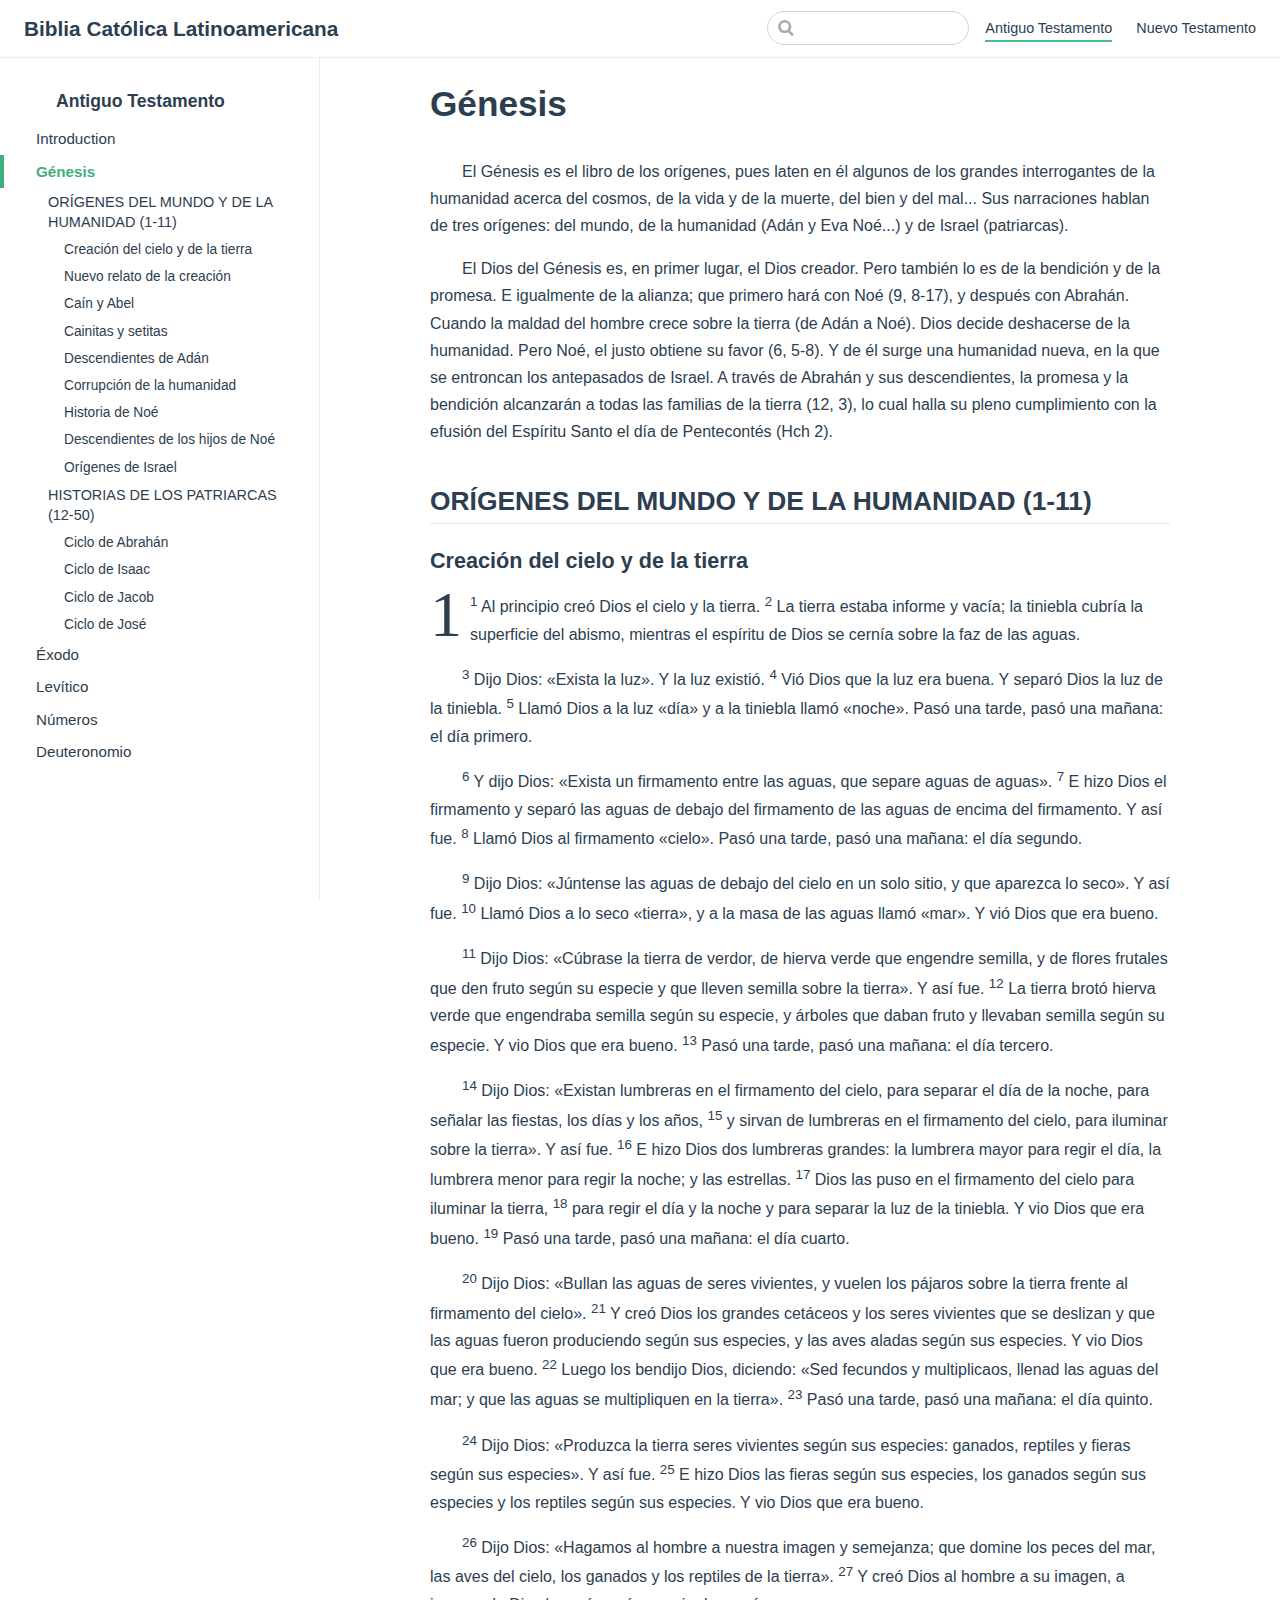
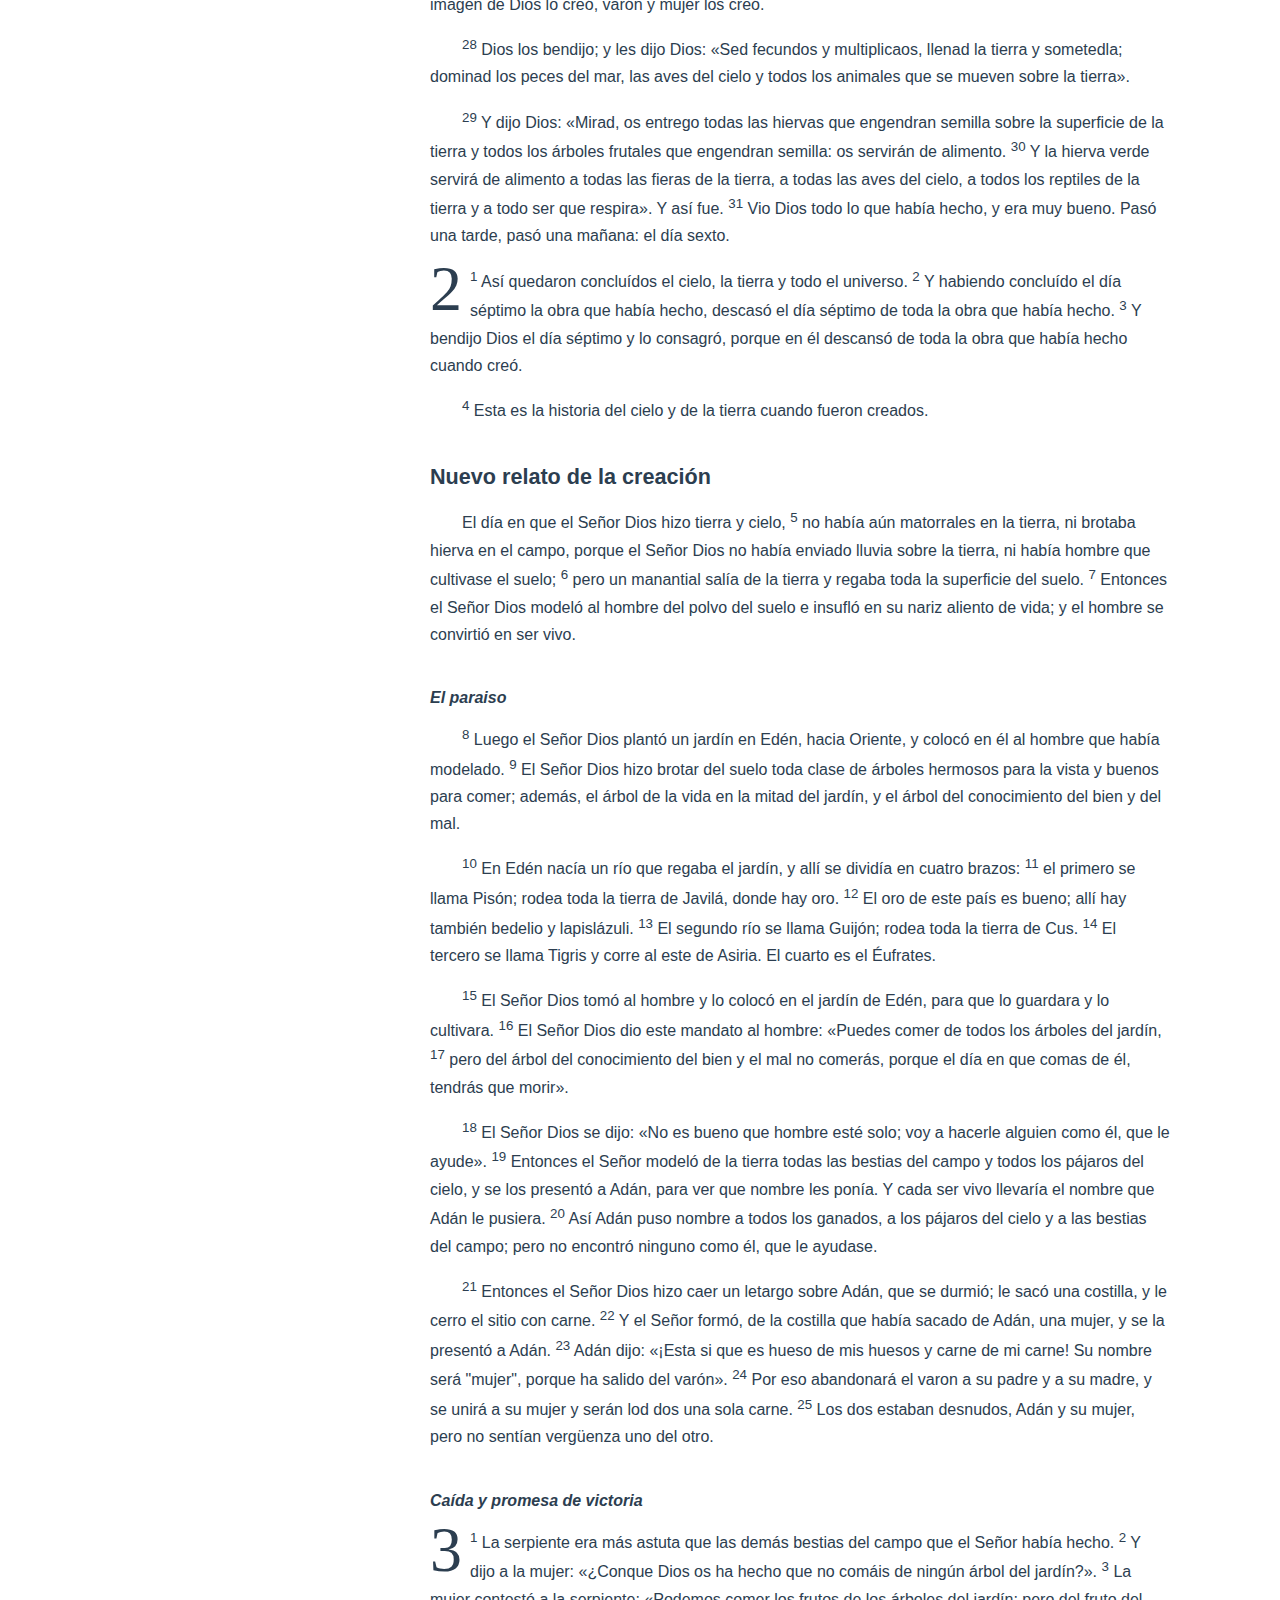
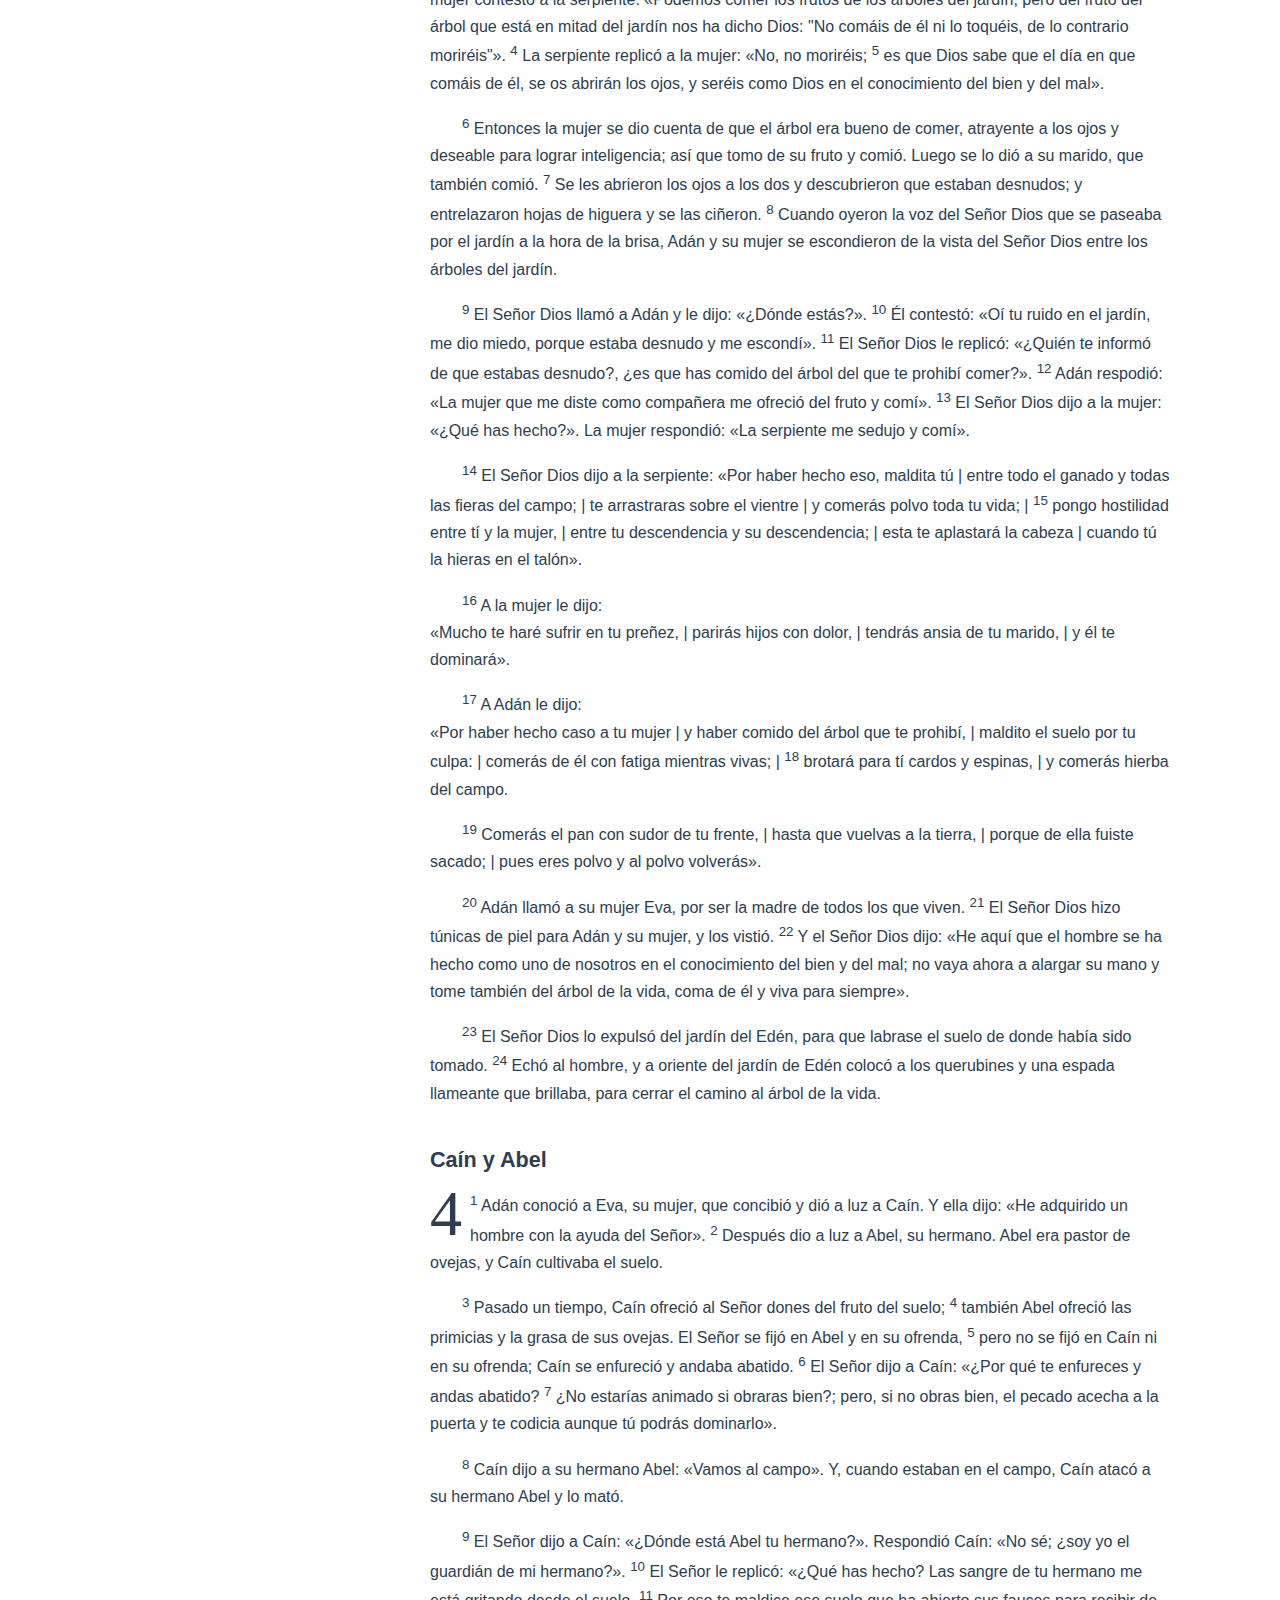
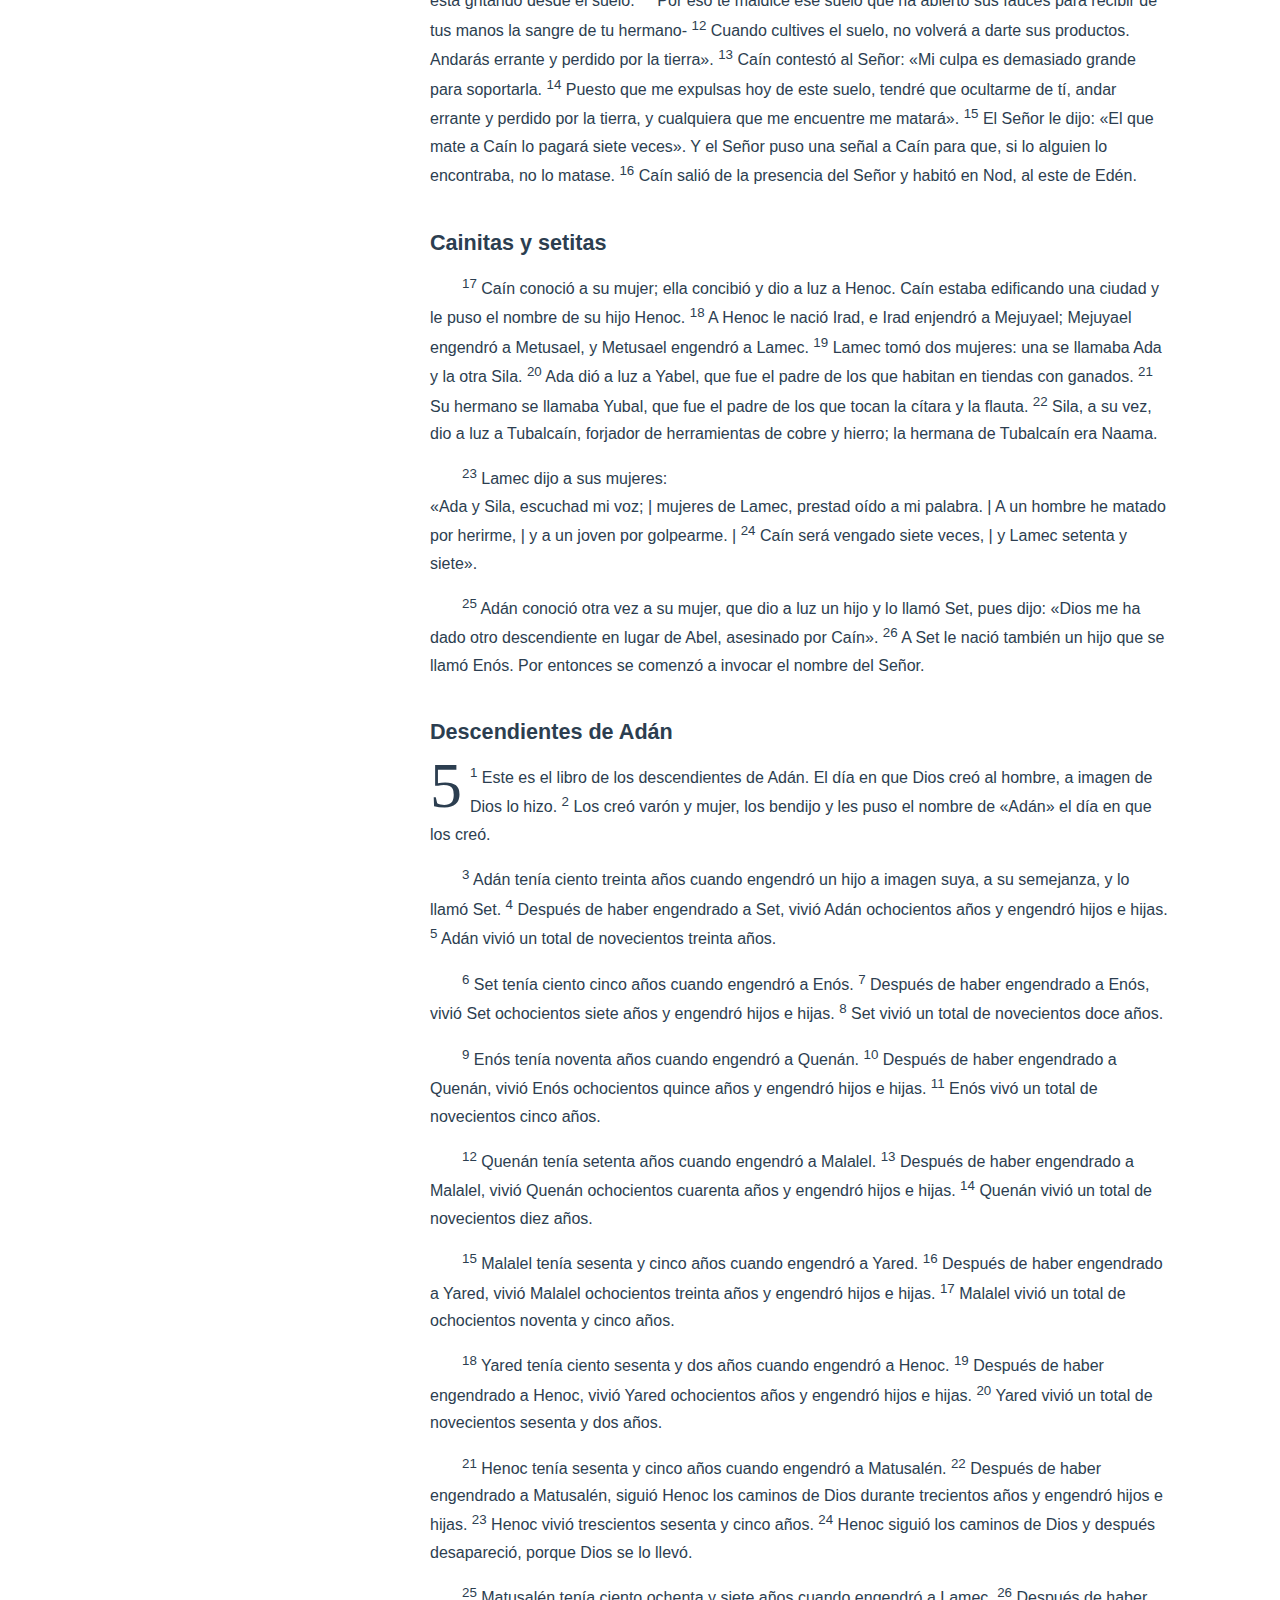
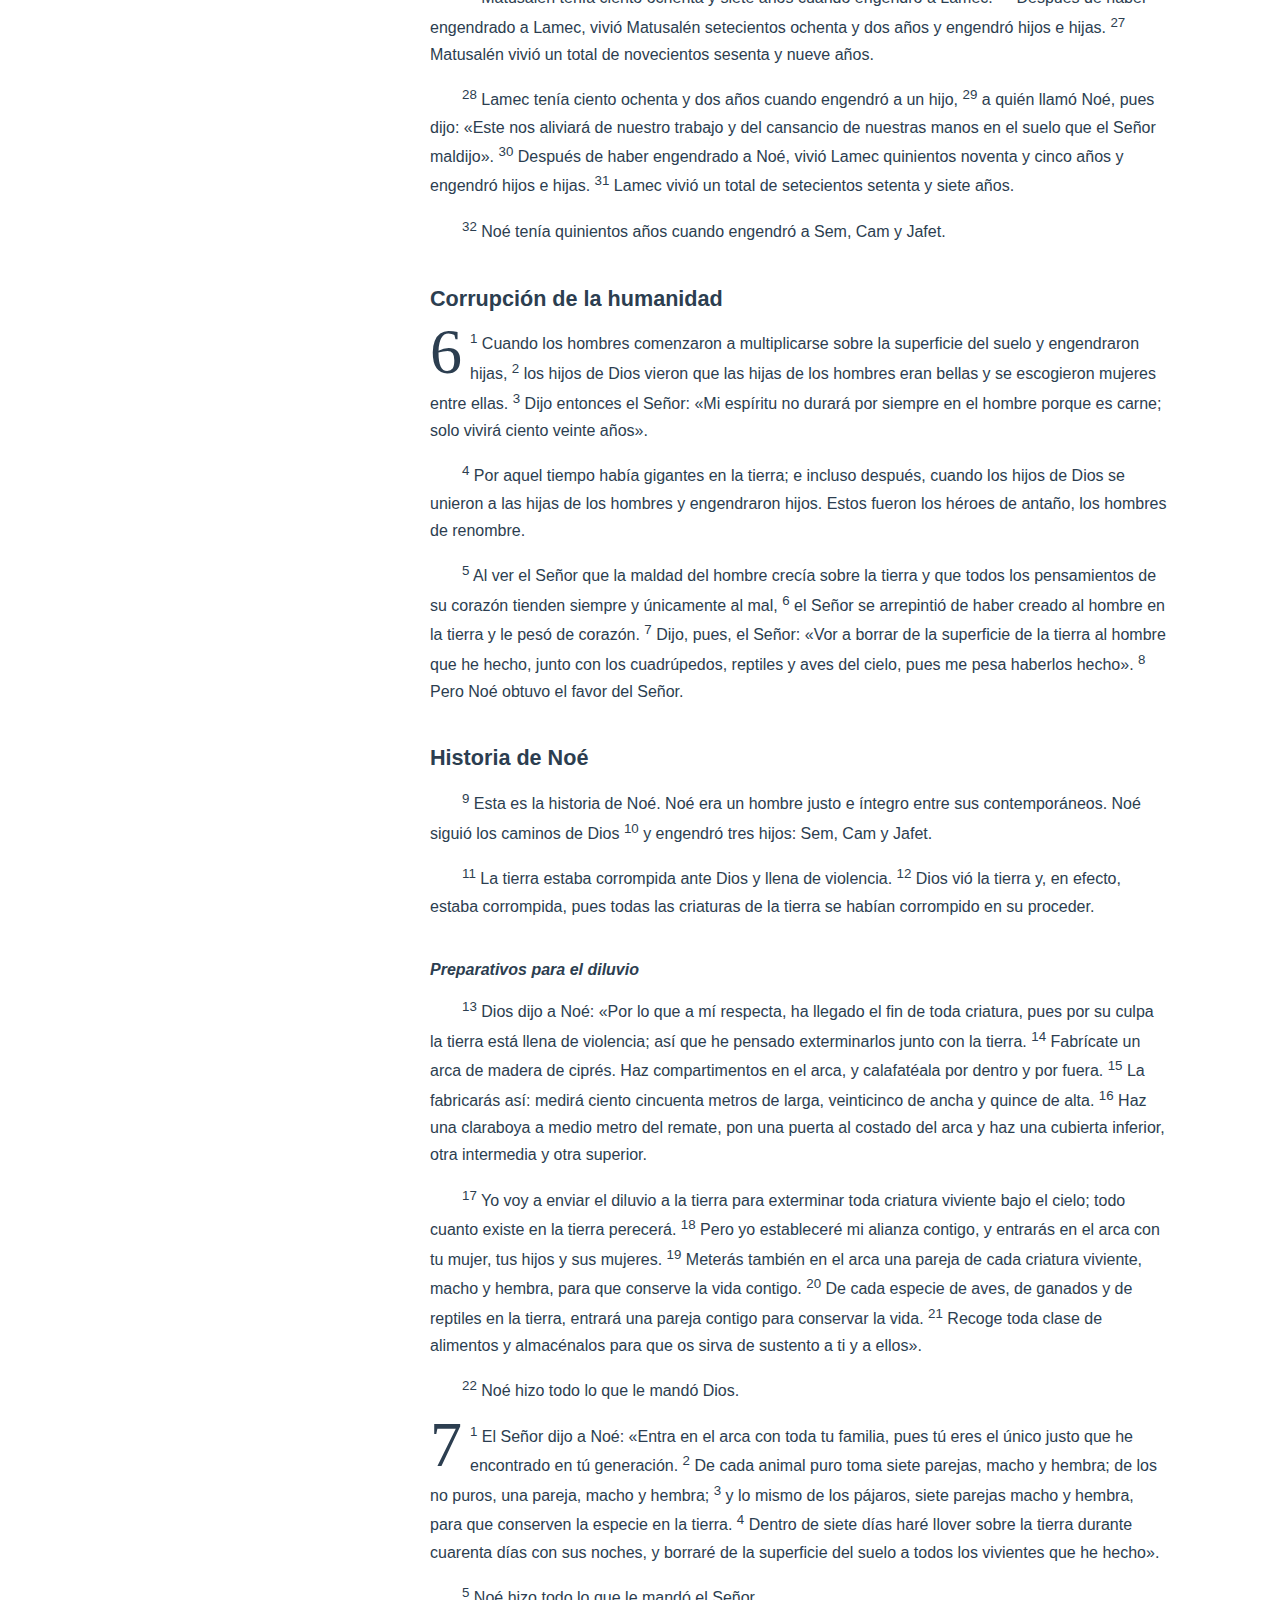
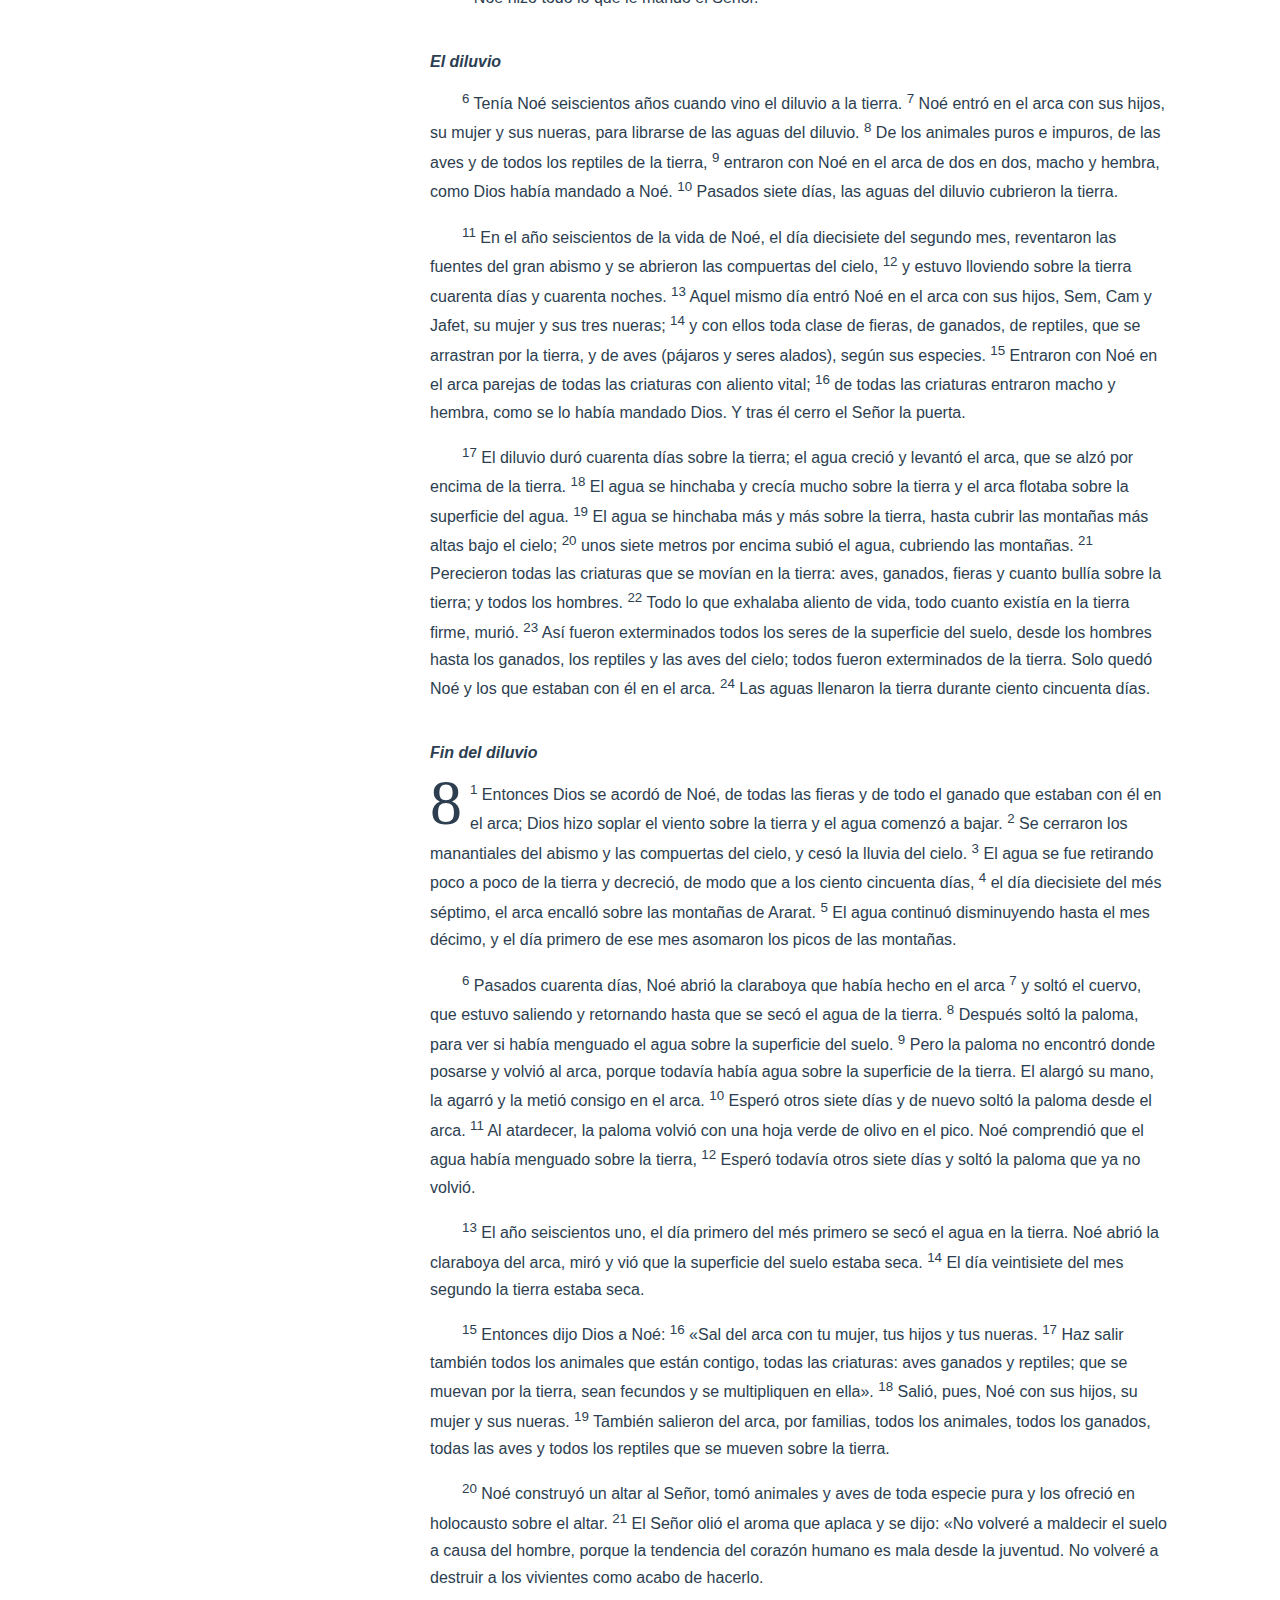
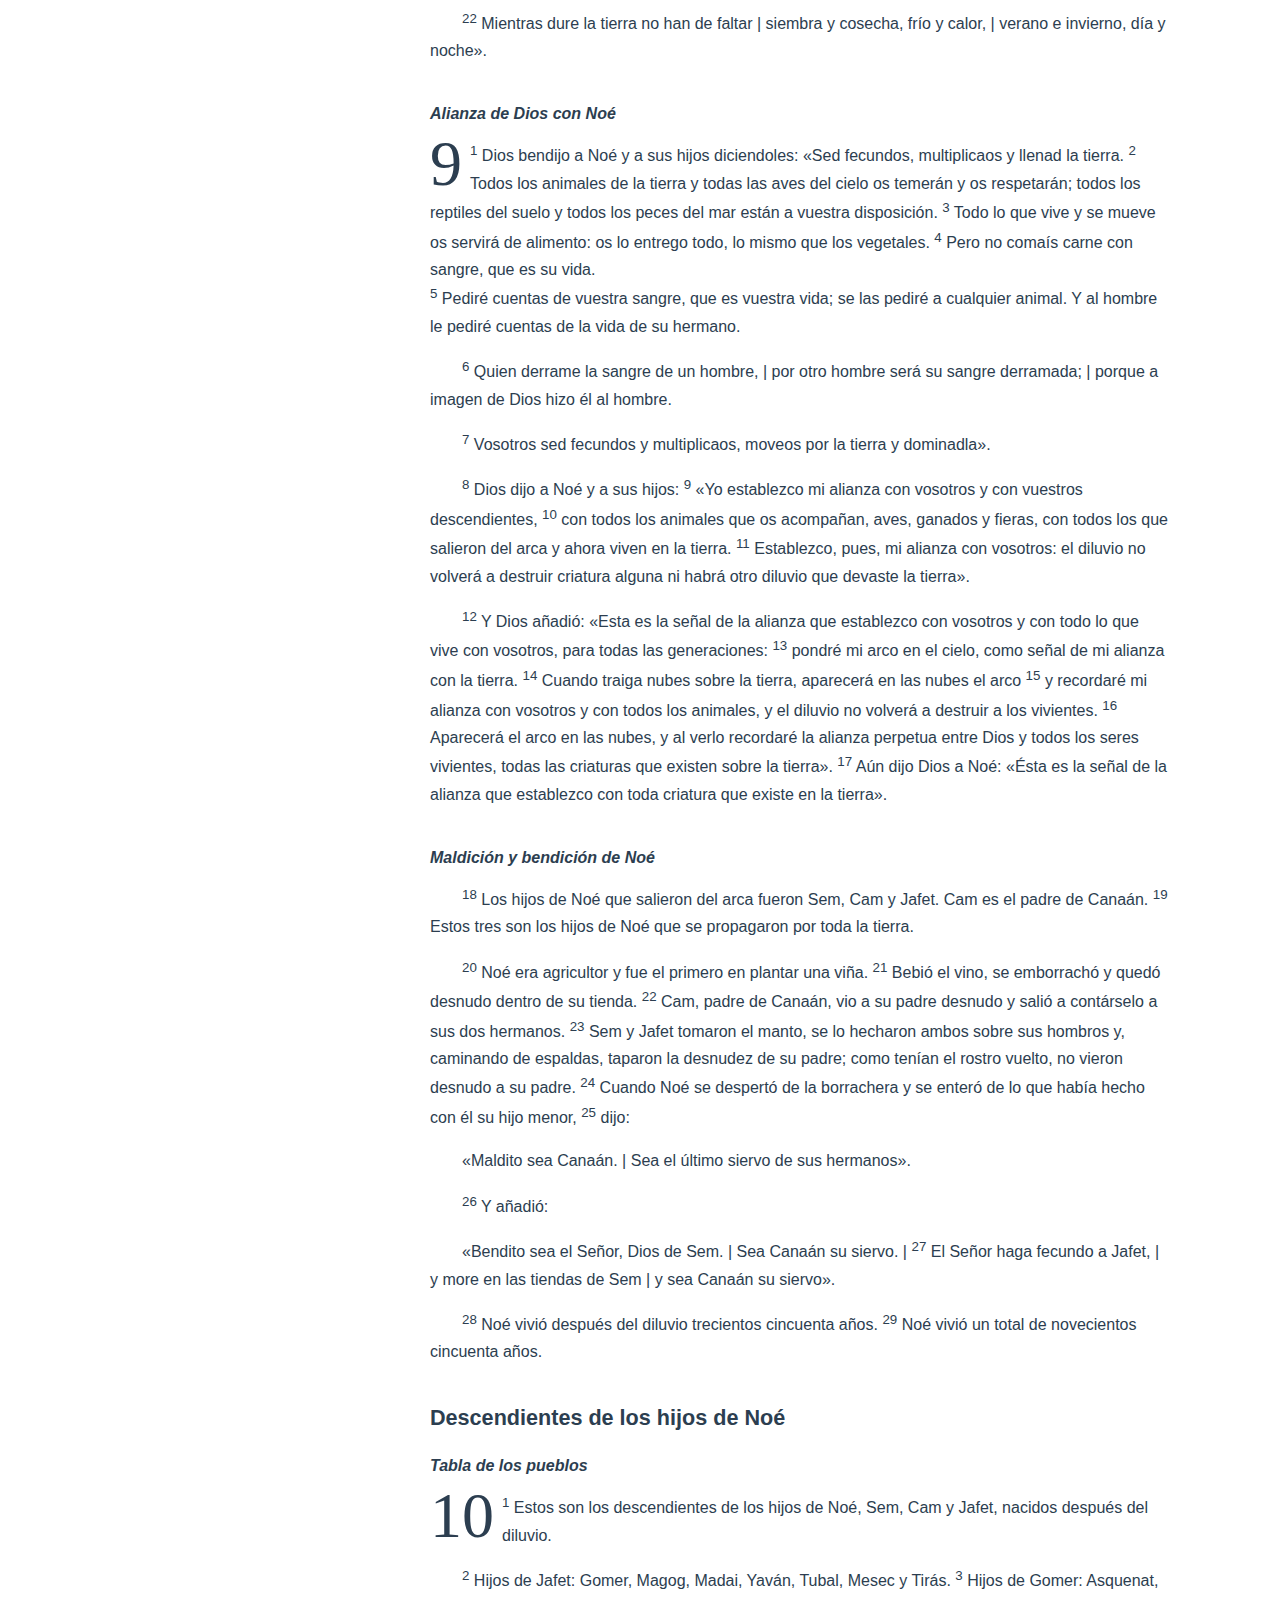
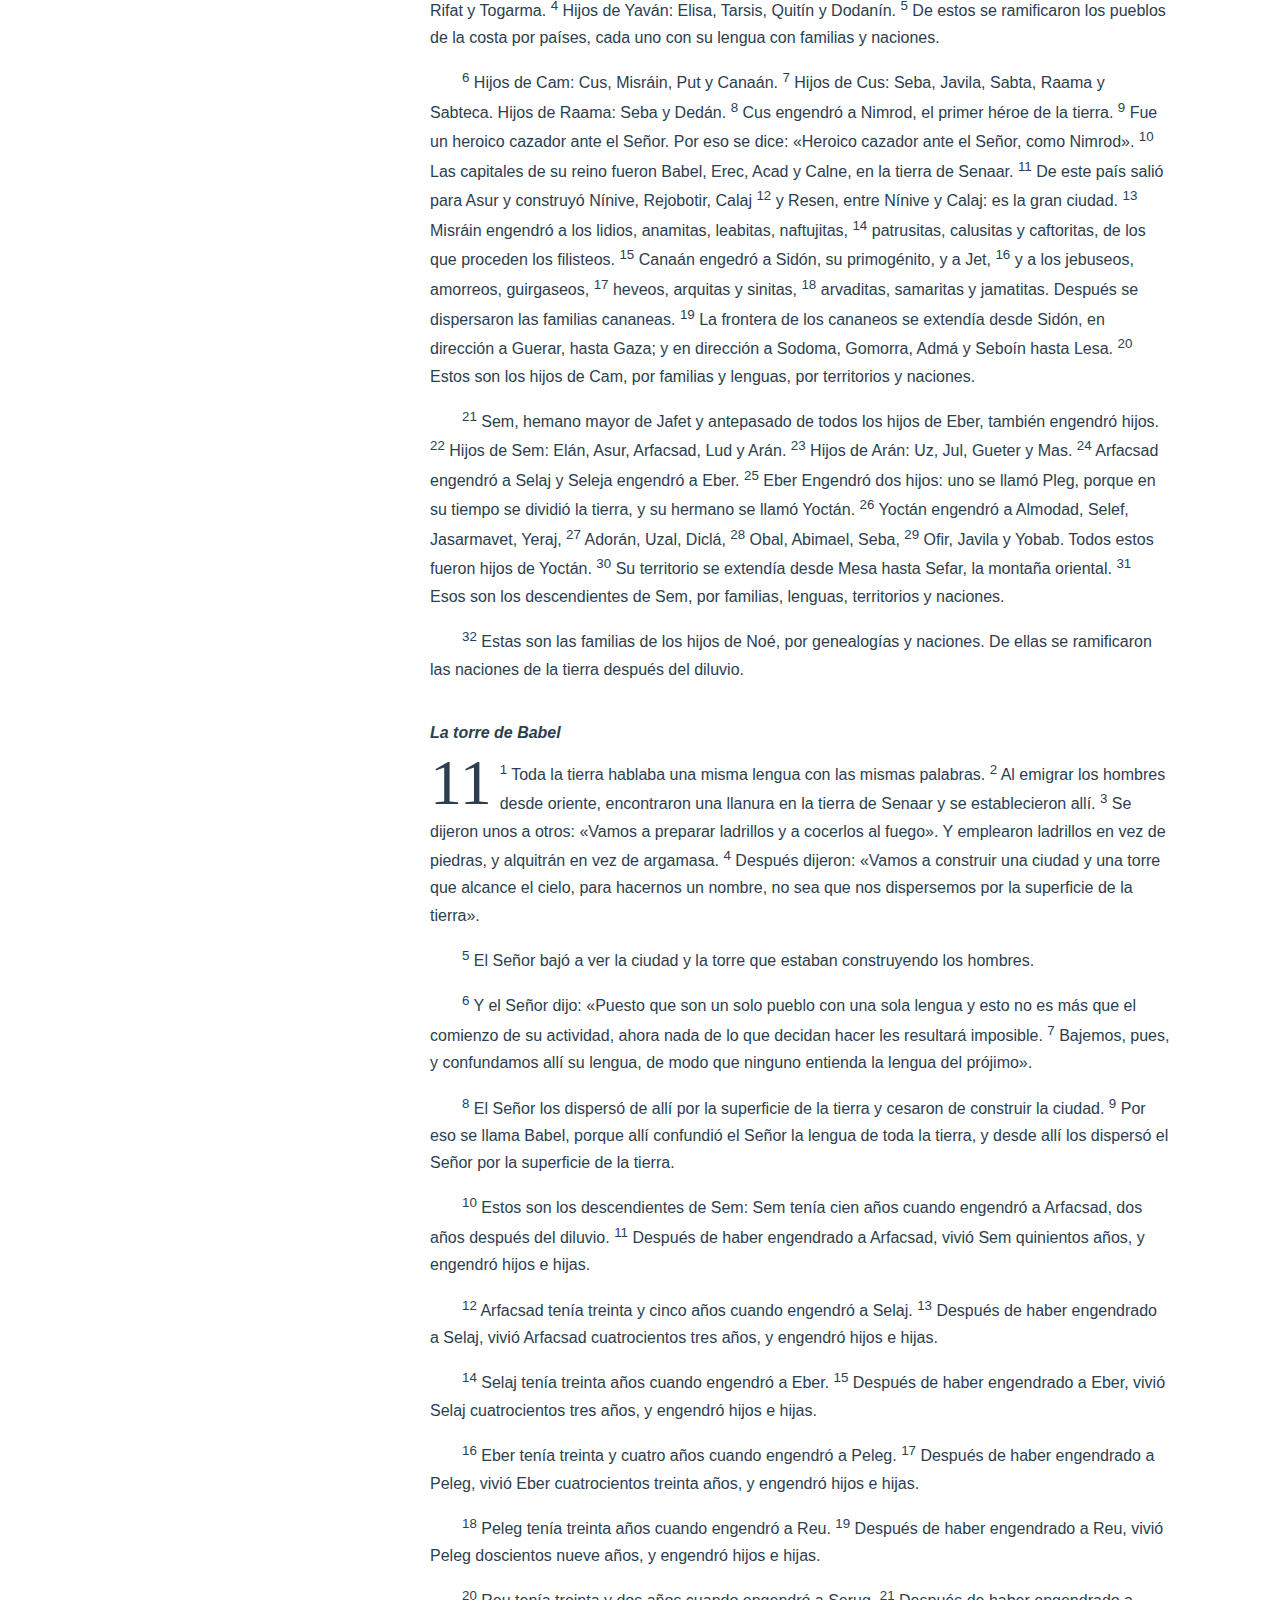
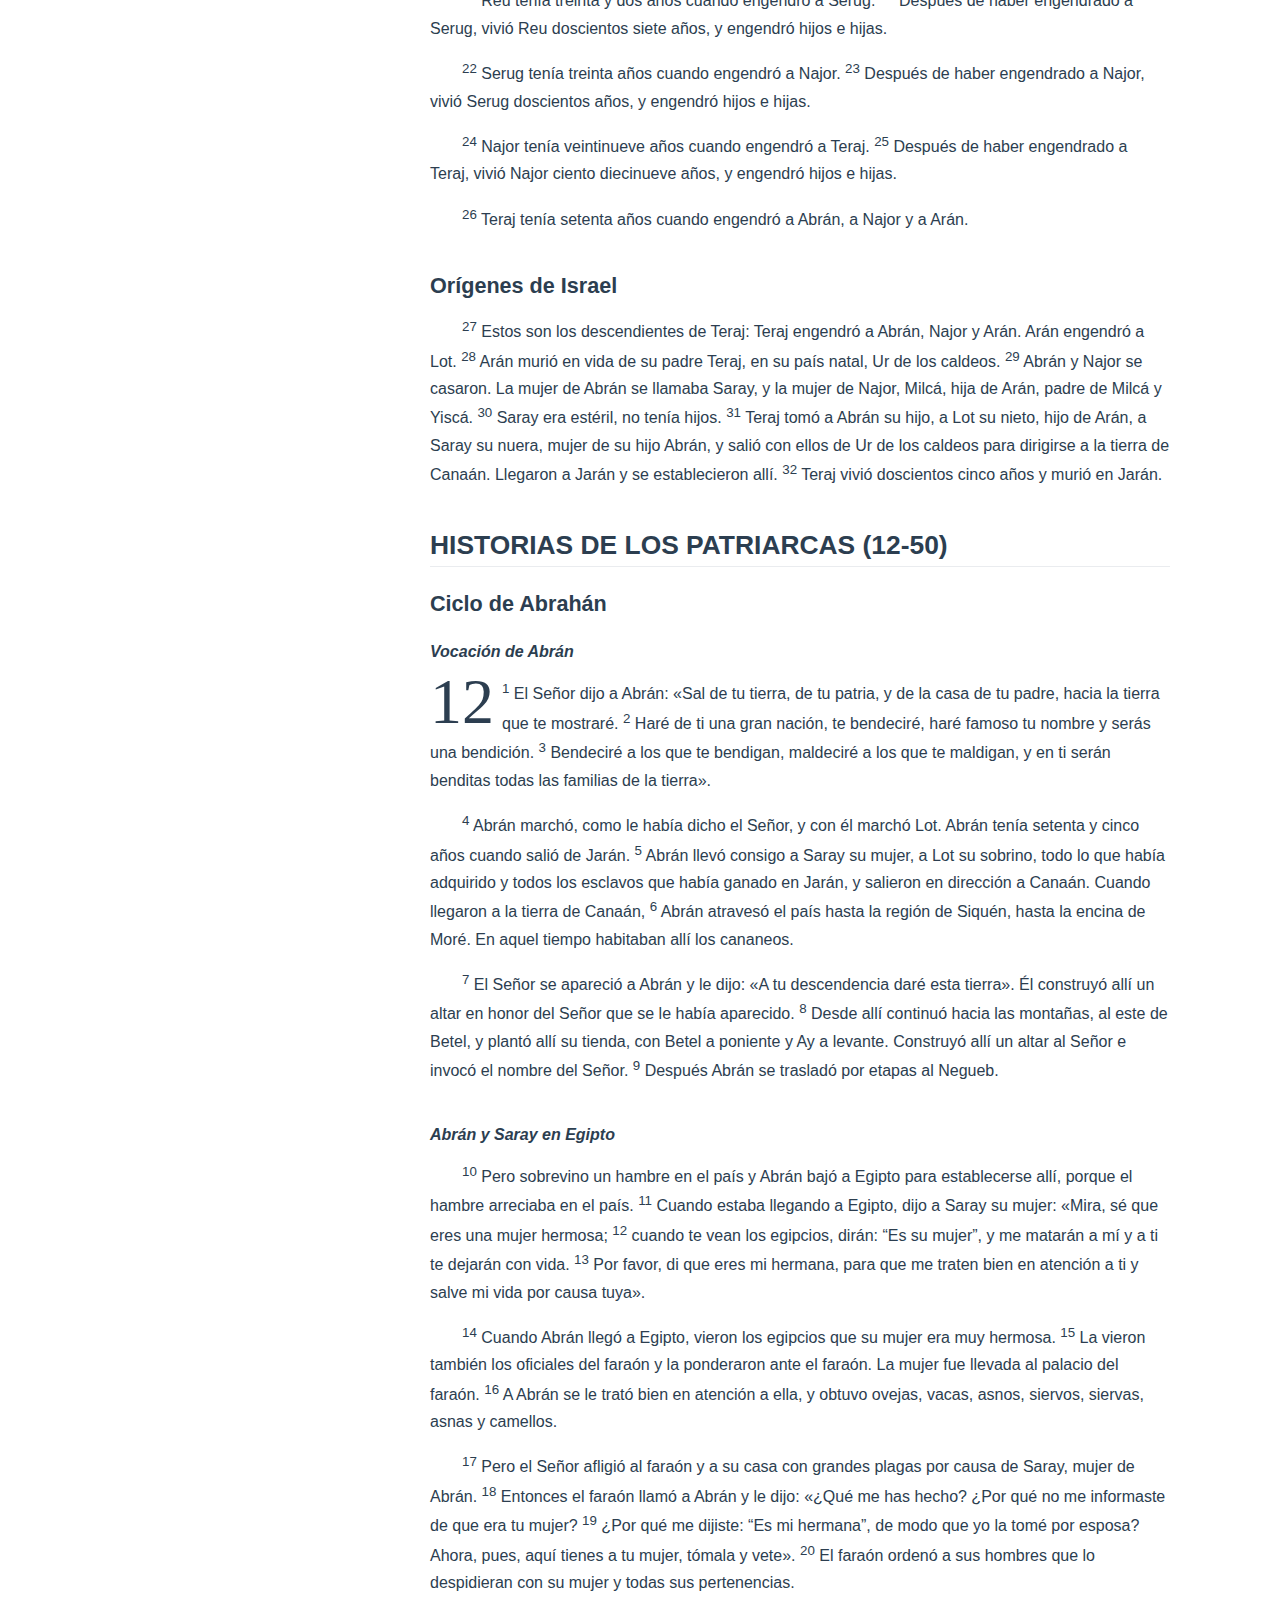
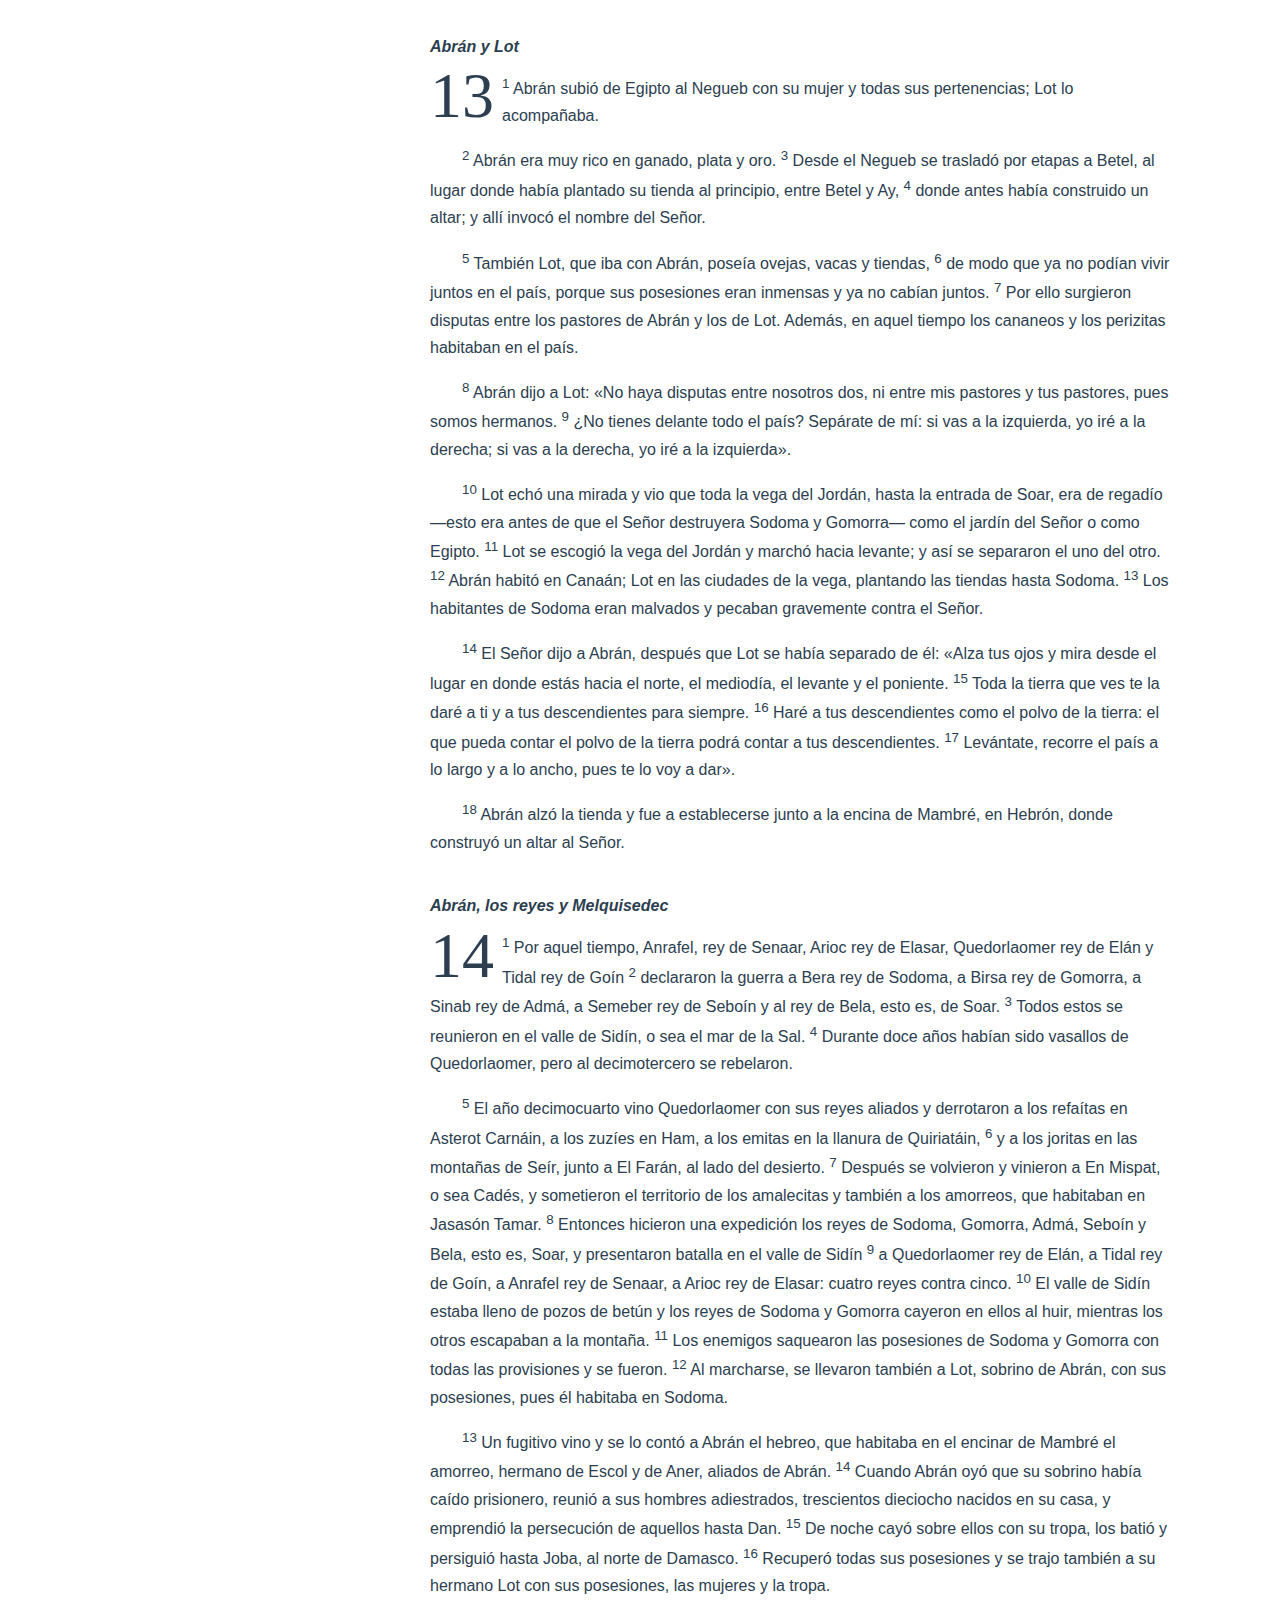
<file: antiguo-testamento/genesis.html>
<!DOCTYPE html>
<html lang="en-US">
  <head>
    <meta charset="utf-8">
    <meta name="viewport" content="width=device-width,initial-scale=1">
    <title>Génesis | Biblia Católica Latinoamericana</title>
    <meta name="generator" content="VuePress 1.8.2">
    
    <meta name="description" content="Biblia Católica Latinoamericana en línea">
    <meta name="theme-color" content="#3eaf7c">
    <meta name="apple-mobile-web-app-capable" content="yes">
    <meta name="apple-mobile-web-app-status-bar-style" content="black">
    
    <link rel="preload" href="/assets/css/0.styles.00d59753.css" as="style"><link rel="preload" href="/assets/js/app.15622795.js" as="script"><link rel="preload" href="/assets/js/2.c14baff2.js" as="script"><link rel="preload" href="/assets/js/13.c2d996f6.js" as="script"><link rel="prefetch" href="/assets/js/10.e264e53a.js"><link rel="prefetch" href="/assets/js/11.49f4cedc.js"><link rel="prefetch" href="/assets/js/12.a9cfa1e2.js"><link rel="prefetch" href="/assets/js/14.f6ee195d.js"><link rel="prefetch" href="/assets/js/15.29ed3ac4.js"><link rel="prefetch" href="/assets/js/16.53fa5c7b.js"><link rel="prefetch" href="/assets/js/17.63ce9368.js"><link rel="prefetch" href="/assets/js/18.cc403a40.js"><link rel="prefetch" href="/assets/js/19.b7d3ea54.js"><link rel="prefetch" href="/assets/js/3.7cbd3948.js"><link rel="prefetch" href="/assets/js/4.43d62325.js"><link rel="prefetch" href="/assets/js/5.77d67333.js"><link rel="prefetch" href="/assets/js/6.a3c9e121.js"><link rel="prefetch" href="/assets/js/7.ead6871c.js"><link rel="prefetch" href="/assets/js/8.ba2fa5a8.js"><link rel="prefetch" href="/assets/js/9.5bf90633.js">
    <link rel="stylesheet" href="/assets/css/0.styles.00d59753.css">
  </head>
  <body>
    <div id="app" data-server-rendered="true"><div class="theme-container"><header class="navbar"><div class="sidebar-button"><svg xmlns="http://www.w3.org/2000/svg" aria-hidden="true" role="img" viewBox="0 0 448 512" class="icon"><path fill="currentColor" d="M436 124H12c-6.627 0-12-5.373-12-12V80c0-6.627 5.373-12 12-12h424c6.627 0 12 5.373 12 12v32c0 6.627-5.373 12-12 12zm0 160H12c-6.627 0-12-5.373-12-12v-32c0-6.627 5.373-12 12-12h424c6.627 0 12 5.373 12 12v32c0 6.627-5.373 12-12 12zm0 160H12c-6.627 0-12-5.373-12-12v-32c0-6.627 5.373-12 12-12h424c6.627 0 12 5.373 12 12v32c0 6.627-5.373 12-12 12z"></path></svg></div> <a href="/" class="home-link router-link-active"><!----> <span class="site-name">Biblia Católica Latinoamericana</span></a> <div class="links"><div class="search-box"><input aria-label="Search" autocomplete="off" spellcheck="false" value=""> <!----></div> <nav class="nav-links can-hide"><div class="nav-item"><a href="/antiguo-testamento/" class="nav-link router-link-active">
  Antiguo Testamento
</a></div><div class="nav-item"><a href="/nuevo-testamento/" class="nav-link">
  Nuevo Testamento
</a></div> <!----></nav></div></header> <div class="sidebar-mask"></div> <aside class="sidebar"><nav class="nav-links"><div class="nav-item"><a href="/antiguo-testamento/" class="nav-link router-link-active">
  Antiguo Testamento
</a></div><div class="nav-item"><a href="/nuevo-testamento/" class="nav-link">
  Nuevo Testamento
</a></div> <!----></nav>  <ul class="sidebar-links"><li><section class="sidebar-group depth-0"><p class="sidebar-heading open"><span>Antiguo Testamento</span> <!----></p> <ul class="sidebar-links sidebar-group-items"><li><a href="/antiguo-testamento/" aria-current="page" class="sidebar-link">Introduction</a></li><li><a href="/antiguo-testamento/genesis.html" aria-current="page" class="active sidebar-link">Génesis</a><ul class="sidebar-sub-headers"><li class="sidebar-sub-header"><a href="/antiguo-testamento/genesis.html#origenes-del-mundo-y-de-la-humanidad-1-11" class="sidebar-link">ORÍGENES DEL MUNDO Y DE LA HUMANIDAD (1-11)</a><ul class="sidebar-sub-headers"><li class="sidebar-sub-header"><a href="/antiguo-testamento/genesis.html#creacion-del-cielo-y-de-la-tierra" class="sidebar-link">Creación del cielo y de la tierra</a></li><li class="sidebar-sub-header"><a href="/antiguo-testamento/genesis.html#nuevo-relato-de-la-creacion" class="sidebar-link">Nuevo relato de la creación</a></li><li class="sidebar-sub-header"><a href="/antiguo-testamento/genesis.html#cain-y-abel" class="sidebar-link">Caín y Abel</a></li><li class="sidebar-sub-header"><a href="/antiguo-testamento/genesis.html#cainitas-y-setitas" class="sidebar-link">Cainitas y setitas</a></li><li class="sidebar-sub-header"><a href="/antiguo-testamento/genesis.html#descendientes-de-adan" class="sidebar-link">Descendientes de Adán</a></li><li class="sidebar-sub-header"><a href="/antiguo-testamento/genesis.html#corrupcion-de-la-humanidad" class="sidebar-link">Corrupción de la humanidad</a></li><li class="sidebar-sub-header"><a href="/antiguo-testamento/genesis.html#historia-de-noe" class="sidebar-link">Historia de Noé</a></li><li class="sidebar-sub-header"><a href="/antiguo-testamento/genesis.html#descendientes-de-los-hijos-de-noe" class="sidebar-link">Descendientes de los hijos de Noé</a></li><li class="sidebar-sub-header"><a href="/antiguo-testamento/genesis.html#origenes-de-israel" class="sidebar-link">Orígenes de Israel</a></li></ul></li><li class="sidebar-sub-header"><a href="/antiguo-testamento/genesis.html#historias-de-los-patriarcas-12-50" class="sidebar-link">HISTORIAS DE LOS PATRIARCAS (12-50)</a><ul class="sidebar-sub-headers"><li class="sidebar-sub-header"><a href="/antiguo-testamento/genesis.html#ciclo-de-abrahan" class="sidebar-link">Ciclo de Abrahán</a></li><li class="sidebar-sub-header"><a href="/antiguo-testamento/genesis.html#ciclo-de-isaac" class="sidebar-link">Ciclo de Isaac</a></li><li class="sidebar-sub-header"><a href="/antiguo-testamento/genesis.html#ciclo-de-jacob" class="sidebar-link">Ciclo de Jacob</a></li><li class="sidebar-sub-header"><a href="/antiguo-testamento/genesis.html#ciclo-de-jose" class="sidebar-link">Ciclo de José</a></li></ul></li></ul></li><li><a href="/antiguo-testamento/exodo.html" class="sidebar-link">Éxodo</a></li><li><a href="/antiguo-testamento/levitico.html" class="sidebar-link">Levítico</a></li><li><a href="/antiguo-testamento/numeros.html" class="sidebar-link">Números</a></li><li><a href="/antiguo-testamento/deuteronomio.html" class="sidebar-link">Deuteronomio</a></li></ul></section></li></ul> </aside> <main class="page"> <div class="theme-default-content content__default"><h1 id="genesis"><a href="#genesis" class="header-anchor">#</a> Génesis</h1> <p>El Génesis es el libro de los orígenes, pues laten en él algunos de los grandes interrogantes de la humanidad acerca del cosmos, de la vida y de la muerte, del bien y del mal... Sus narraciones hablan de tres orígenes: del mundo, de la humanidad (Adán y Eva Noé...) y de Israel (patriarcas).</p> <p>El Dios del Génesis es, en primer lugar, el Dios creador. Pero también lo es de la bendición y de la promesa. E igualmente de la alianza; que primero hará con Noé (9, 8-17), y después con Abrahán. Cuando la maldad del hombre crece sobre la tierra (de Adán a Noé). Dios decide deshacerse de la humanidad. Pero Noé, el justo obtiene su favor (6, 5-8). Y de él surge una humanidad nueva, en la que se entroncan los antepasados de Israel. A través de Abrahán y sus descendientes, la promesa y la bendición alcanzarán a todas las familias de la tierra (12, 3), lo cual halla su pleno cumplimiento con la efusión del Espíritu Santo el día de Pentecontés (Hch 2).</p> <h2 id="origenes-del-mundo-y-de-la-humanidad-1-11"><a href="#origenes-del-mundo-y-de-la-humanidad-1-11" class="header-anchor">#</a> ORÍGENES DEL MUNDO Y DE LA HUMANIDAD (1-11)</h2> <h3 id="creacion-del-cielo-y-de-la-tierra"><a href="#creacion-del-cielo-y-de-la-tierra" class="header-anchor">#</a> Creación del cielo y de la tierra</h3> <p class="subhead"><span class="chapter">1</span> <sup>1</sup> Al principio creó Dios el cielo y la tierra. <sup>2</sup> La tierra estaba informe y vacía; la tiniebla cubría la superficie del abismo, mientras el espíritu de Dios se cernía sobre la faz de las aguas.</p> <p><sup>3</sup> Dijo Dios: «Exista la luz». Y la luz existió. <sup>4</sup> Vió Dios que la luz era buena. Y separó Dios la luz de la tiniebla. <sup>5</sup> Llamó Dios a la luz «día» y a la tiniebla llamó «noche». Pasó una tarde, pasó una mañana: el día primero.</p> <p><sup>6</sup> Y dijo Dios: «Exista un firmamento entre las aguas, que separe aguas de aguas». <sup>7</sup> E hizo Dios el firmamento y separó las aguas de debajo del firmamento de las aguas de encima del firmamento. Y así fue. <sup>8</sup> Llamó Dios al firmamento «cielo». Pasó una tarde, pasó una mañana: el día segundo.</p> <p><sup>9</sup> Dijo Dios: «Júntense las aguas de debajo del cielo en un solo sitio, y que aparezca lo seco». Y así fue. <sup>10</sup> Llamó Dios a lo seco «tierra», y a la masa de las aguas llamó «mar». Y vió Dios que era bueno.</p> <p><sup>11</sup> Dijo Dios: «Cúbrase la tierra de verdor, de hierva verde que engendre semilla, y de flores frutales que den fruto según su especie y que lleven semilla sobre la tierra». Y así fue. <sup>12</sup> La tierra brotó hierva verde que engendraba semilla según su especie, y árboles que daban fruto y llevaban semilla según su especie. Y vio Dios que era bueno. <sup>13</sup> Pasó una tarde, pasó una mañana: el día tercero.</p> <p><sup>14</sup> Dijo Dios: «Existan lumbreras en el firmamento del cielo, para separar el día de la noche, para señalar las fiestas, los días y los años, <sup>15</sup> y sirvan de lumbreras en el firmamento del cielo, para iluminar sobre la tierra». Y así fue. <sup>16</sup> E hizo Dios dos lumbreras grandes: la lumbrera mayor para regir el día, la lumbrera menor para regir la noche; y las estrellas. <sup>17</sup> Dios las puso en el firmamento del cielo para iluminar la tierra, <sup>18</sup> para regir el día y la noche y para separar la luz de la tiniebla. Y vio Dios que era bueno. <sup>19</sup> Pasó una tarde, pasó una mañana: el día cuarto.</p> <p><sup>20</sup> Dijo Dios: «Bullan las aguas de seres vivientes, y vuelen los pájaros sobre la tierra frente al firmamento del cielo». <sup>21</sup> Y creó Dios los grandes cetáceos y los seres vivientes que se deslizan y que las aguas fueron produciendo según sus especies, y las aves aladas según sus especies. Y vio Dios que era bueno. <sup>22</sup> Luego los bendijo Dios, diciendo: «Sed fecundos y multiplicaos, llenad las aguas del mar; y que las aguas se multipliquen en la tierra». <sup>23</sup> Pasó una tarde, pasó una mañana: el día quinto.</p> <p><sup>24</sup> Dijo Dios: «Produzca la tierra seres vivientes según sus especies: ganados, reptiles y fieras según sus especies». Y así fue. <sup>25</sup> E hizo Dios las fieras según sus especies, los ganados según sus especies y los reptiles según sus especies. Y vio Dios que era bueno.</p> <p><sup>26</sup> Dijo Dios: «Hagamos al hombre a nuestra imagen y semejanza; que domine los peces del mar, las aves del cielo, los ganados y los reptiles de la tierra». <sup>27</sup> Y creó Dios al hombre a su imagen, a imagen de Dios lo creó, varón y mujer los creó.</p> <p><sup>28</sup> Dios los bendijo; y les dijo Dios: «Sed fecundos y multiplicaos, llenad la tierra y sometedla; dominad los peces del mar, las aves del cielo y todos los animales que se mueven sobre la tierra».</p> <p><sup>29</sup> Y dijo Dios: «Mirad, os entrego todas las hiervas que engendran semilla sobre la superficie de la tierra y todos los árboles frutales que engendran semilla: os servirán de alimento. <sup>30</sup> Y la hierva verde servirá de alimento a todas las fieras de la tierra, a todas las aves del cielo, a todos los reptiles de la tierra y a todo ser que respira». Y así fue. <sup>31</sup> Vio Dios todo lo que había hecho, y era muy bueno. Pasó una tarde, pasó una mañana: el día sexto.</p> <p class="subhead"><span class="chapter">2</span> <sup>1</sup> Así quedaron concluídos el cielo, la tierra y todo el universo. <sup>2</sup> Y habiendo concluído el día séptimo la obra que había hecho, descasó el día séptimo de toda la obra que había hecho. <sup>3</sup> Y bendijo Dios el día séptimo y lo consagró, porque en él descansó de toda la obra que había hecho cuando creó.</p> <p><sup>4</sup> Esta es la historia del cielo y de la tierra cuando fueron creados.</p> <h3 id="nuevo-relato-de-la-creacion"><a href="#nuevo-relato-de-la-creacion" class="header-anchor">#</a> Nuevo relato de la creación</h3> <p>El día en que el Señor Dios hizo tierra y cielo, <sup>5</sup> no había aún matorrales en la tierra, ni brotaba hierva en el campo, porque el Señor Dios no había enviado lluvia sobre la tierra, ni había hombre que cultivase el suelo; <sup>6</sup> pero un manantial salía de la tierra y regaba toda la superficie del suelo. <sup>7</sup> Entonces el Señor Dios modeló al hombre del polvo del suelo e insufló en su nariz aliento de vida; y el hombre se convirtió en ser vivo.</p> <h4 id="el-paraiso"><a href="#el-paraiso" class="header-anchor">#</a> <em>El paraiso</em></h4> <p><sup>8</sup> Luego el Señor Dios plantó un jardín en Edén, hacia Oriente, y colocó en él al hombre que había modelado. <sup>9</sup> El Señor Dios hizo brotar del suelo toda clase de árboles hermosos para la vista y buenos para comer; además, el árbol de la vida en la mitad del jardín, y el árbol del conocimiento del bien y del mal.</p> <p><sup>10</sup> En Edén nacía un río que regaba el jardín, y allí se dividía en cuatro brazos: <sup>11</sup> el primero se llama Pisón; rodea toda la tierra de Javilá, donde hay oro. <sup>12</sup> El oro de este país es bueno; allí hay también bedelio y lapislázuli. <sup>13</sup> El segundo río se llama Guijón; rodea toda la tierra de Cus. <sup>14</sup> El tercero se llama Tigris y corre al este de Asiria. El cuarto es el Éufrates.</p> <p><sup>15</sup> El Señor Dios tomó al hombre y lo colocó en el jardín de Edén, para que lo guardara y lo cultivara. <sup>16</sup> El Señor Dios dio este mandato al hombre: «Puedes comer de todos los árboles del jardín, <sup>17</sup> pero del árbol del conocimiento del bien y el mal no comerás, porque el día en que comas de él, tendrás que morir».</p> <p><sup>18</sup> El Señor Dios se dijo: «No es bueno que hombre esté solo; voy a hacerle alguien como él, que le ayude». <sup>19</sup> Entonces el Señor modeló de la tierra todas las bestias del campo y todos los pájaros del cielo, y se los presentó a Adán, para ver que nombre les ponía. Y cada ser vivo llevaría el nombre que Adán le pusiera. <sup>20</sup> Así Adán puso nombre a todos los ganados, a los pájaros del cielo y a las bestias del campo; pero no encontró ninguno como él, que le ayudase.</p> <p><sup>21</sup> Entonces el Señor Dios hizo caer un letargo sobre Adán, que se durmió; le sacó una costilla, y le cerro el sitio con carne. <sup>22</sup> Y el Señor formó, de la costilla que había sacado de Adán, una mujer, y se la presentó a Adán. <sup>23</sup> Adán dijo: «¡Esta si que es hueso de mis huesos y carne de mi carne! Su nombre será &quot;mujer&quot;, porque ha salido del varón». <sup>24</sup> Por eso abandonará el varon a su padre y a su madre, y se unirá a su mujer y serán lod dos una sola carne. <sup>25</sup> Los dos estaban desnudos, Adán y su mujer, pero no sentían vergüenza uno del otro.</p> <h4 id="caida-y-promesa-de-victoria"><a href="#caida-y-promesa-de-victoria" class="header-anchor">#</a> <em>Caída y promesa de victoria</em></h4> <p class="subhead"><span class="chapter">3</span> <sup>1</sup> La serpiente era más astuta que las demás bestias del campo que el Señor había hecho. <sup>2</sup> Y dijo a la mujer: «¿Conque Dios os ha hecho que no comáis de ningún árbol del jardín?». <sup>3</sup> La mujer contestó a la serpiente: «Podemos comer los frutos de los árboles del jardín; pero del fruto del árbol que está en mitad del jardín nos ha dicho Dios: &quot;No comáis de él ni lo toquéis, de lo contrario moriréis&quot;». <sup>4</sup> La serpiente replicó a la mujer: «No, no moriréis; <sup>5</sup> es que Dios sabe que el día en que comáis de él, se os abrirán los ojos, y seréis como Dios en el conocimiento del bien y del mal».</p> <p><sup>6</sup> Entonces la mujer se dio cuenta de que el árbol era bueno de comer, atrayente a los ojos y deseable para lograr inteligencia; así que tomo de su fruto y comió. Luego se lo dió a su marido, que también comió. <sup>7</sup> Se les abrieron los ojos a los dos y descubrieron que estaban desnudos; y entrelazaron hojas de higuera y se las ciñeron. <sup>8</sup> Cuando oyeron la voz del Señor Dios que se paseaba por el jardín a la hora de la brisa, Adán y su mujer se escondieron de la vista del Señor Dios entre los árboles del jardín.</p> <p><sup>9</sup> El Señor Dios llamó a Adán y le dijo: «¿Dónde estás?». <sup>10</sup> Él contestó: «Oí tu ruido en el jardín, me dio miedo, porque estaba desnudo y me escondí». <sup>11</sup> El Señor Dios le replicó: «¿Quién te informó de que estabas desnudo?, ¿es que has comido del árbol del que te prohibí comer?». <sup>12</sup> Adán respodió: «La mujer que me diste como compañera me ofreció del fruto y comí». <sup>13</sup> El Señor Dios dijo a la mujer: «¿Qué has hecho?». La mujer respondió: «La serpiente me sedujo y comí».</p> <p><sup>14</sup> El Señor Dios dijo a la serpiente: «Por haber hecho eso, maldita tú | entre todo el ganado y todas las fieras del campo; | te arrastraras sobre el vientre | y comerás polvo toda tu vida; | <sup>15</sup> pongo hostilidad entre tí y la mujer, | entre tu descendencia y su descendencia; | esta te aplastará la cabeza | cuando tú la hieras en el talón».</p> <p><sup>16</sup> A la mujer le dijo:<br>
«Mucho te haré sufrir en tu preñez, | parirás hijos con dolor, | tendrás ansia de tu marido, | y él te dominará».</p> <p><sup>17</sup> A Adán le dijo:<br>
«Por haber hecho caso a tu mujer | y haber comido del árbol que te prohibí, | maldito el suelo por tu culpa: | comerás de él con fatiga mientras vivas; | <sup>18</sup> brotará para tí cardos y espinas, | y comerás hierba del campo.</p> <p><sup>19</sup> Comerás el pan con sudor de tu frente, | hasta que vuelvas a la tierra, | porque de ella fuiste sacado; | pues eres polvo y al polvo volverás».</p> <p><sup>20</sup> Adán llamó a su mujer Eva, por ser la madre de todos los que viven. <sup>21</sup> El Señor Dios hizo túnicas de piel para Adán y su mujer, y los vistió. <sup>22</sup> Y el Señor Dios dijo: «He aquí que el hombre se ha hecho como uno de nosotros en el conocimiento del bien y del mal; no vaya ahora a alargar su mano y tome también del árbol de la vida, coma de él y viva para siempre».</p> <p><sup>23</sup> El Señor Dios lo expulsó del jardín del Edén, para que labrase el suelo de donde había sido tomado. <sup>24</sup> Echó al hombre, y a oriente del jardín de Edén colocó a los querubines y una espada llameante que brillaba, para cerrar el camino al árbol de la vida.</p> <h3 id="cain-y-abel"><a href="#cain-y-abel" class="header-anchor">#</a> Caín y Abel</h3> <p class="subhead"><span class="chapter">4</span> <sup>1</sup> Adán conoció a Eva, su mujer, que concibió y dió a luz a Caín. Y ella dijo: «He adquirido un hombre con la ayuda del Señor». <sup>2</sup> Después dio a luz a Abel, su hermano.  Abel era pastor de ovejas, y Caín cultivaba el suelo.</p> <p><sup>3</sup> Pasado un tiempo, Caín ofreció al Señor dones del fruto del suelo; <sup>4</sup> también Abel ofreció las primicias y la grasa de sus ovejas. El Señor se fijó en Abel y en su ofrenda, <sup>5</sup> pero no se fijó en Caín ni en su ofrenda; Caín se enfureció y andaba abatido. <sup>6</sup> El Señor dijo a Caín: «¿Por qué te enfureces y andas abatido? <sup>7</sup> ¿No estarías animado si obraras bien?; pero, si no obras bien, el pecado acecha a la puerta y te codicia aunque tú podrás dominarlo».</p> <p><sup>8</sup> Caín dijo a su hermano Abel: «Vamos al campo». Y, cuando estaban en el campo, Caín atacó a su hermano Abel y lo mató.</p> <p><sup>9</sup> El Señor dijo a Caín: «¿Dónde está Abel tu hermano?». Respondió Caín: «No sé; ¿soy yo el guardián de mi hermano?». <sup>10</sup> El Señor le replicó: «¿Qué has hecho? Las sangre de tu hermano me está gritando desde el suelo. <sup>11</sup> Por eso te maldice ese suelo que ha abierto sus fauces para recibir de tus manos la sangre de tu hermano- <sup>12</sup> Cuando cultives el suelo, no volverá a darte sus productos. Andarás errante y perdido por la tierra». <sup>13</sup> Caín contestó al Señor: «Mi culpa es demasiado grande para soportarla. <sup>14</sup> Puesto que me expulsas hoy de este suelo, tendré que ocultarme de tí, andar errante y perdido por la tierra, y cualquiera que me encuentre me matará». <sup>15</sup> El Señor le dijo: «El que mate a Caín lo pagará siete veces». Y el Señor puso una señal a Caín para que, si lo alguien lo encontraba, no lo matase. <sup>16</sup> Caín salió de la presencia del Señor y habitó en Nod, al este de Edén.</p> <h3 id="cainitas-y-setitas"><a href="#cainitas-y-setitas" class="header-anchor">#</a> Cainitas y setitas</h3> <p><sup>17</sup> Caín conoció a su mujer; ella concibió y dio a luz a Henoc. Caín estaba edificando una ciudad y le puso el nombre de su hijo Henoc. <sup>18</sup> A Henoc le nació Irad, e Irad enjendró a Mejuyael; Mejuyael engendró a Metusael, y Metusael engendró a Lamec. <sup>19</sup> Lamec tomó dos mujeres: una se llamaba Ada y la otra Sila. <sup>20</sup> Ada dió a luz a Yabel, que fue el padre de los que habitan en tiendas con ganados. <sup>21</sup> Su hermano se llamaba Yubal, que fue el padre de los que tocan la cítara y la flauta. <sup>22</sup> Sila, a su vez, dio a luz a Tubalcaín, forjador de herramientas de cobre y hierro; la hermana de Tubalcaín era Naama.</p> <p><sup>23</sup> Lamec dijo a sus mujeres:<br>
«Ada y Sila, escuchad mi voz; | mujeres de Lamec, prestad oído a mi palabra. | A un hombre he matado por herirme, | y a un joven por golpearme. | <sup>24</sup> Caín será vengado siete veces, | y Lamec setenta y siete».</p> <p><sup>25</sup> Adán conoció otra vez a su mujer, que dio a luz un hijo y lo llamó Set, pues dijo: «Dios me ha dado otro descendiente en lugar de Abel, asesinado por Caín». <sup>26</sup> A Set le nació también un hijo que se llamó Enós. Por entonces se comenzó a invocar el nombre del Señor.</p> <h3 id="descendientes-de-adan"><a href="#descendientes-de-adan" class="header-anchor">#</a> Descendientes de Adán</h3> <p class="subhead"><span class="chapter">5</span> <sup>1</sup> Este es el libro de los descendientes de Adán. El día en que Dios creó al hombre, a imagen de Dios lo hizo. <sup>2</sup> Los creó varón y mujer, los bendijo y les puso el nombre de «Adán» el día en que los creó.</p> <p><sup>3</sup> Adán tenía ciento treinta años cuando engendró un hijo a imagen suya, a su semejanza, y lo llamó Set. <sup>4</sup> Después de haber engendrado a Set, vivió Adán ochocientos años y engendró hijos e hijas. <sup>5</sup> Adán vivió un total de novecientos treinta años.</p> <p><sup>6</sup> Set tenía ciento cinco años cuando engendró a Enós. <sup>7</sup> Después de haber engendrado a Enós, vivió Set ochocientos siete años y engendró hijos e hijas. <sup>8</sup> Set vivió un total de novecientos doce años.</p> <p><sup>9</sup> Enós tenía noventa años cuando engendró a Quenán. <sup>10</sup> Después de haber engendrado a Quenán, vivió Enós ochocientos quince años y engendró hijos e hijas. <sup>11</sup> Enós vivó un total de novecientos cinco años.</p> <p><sup>12</sup> Quenán tenía setenta años cuando engendró a Malalel. <sup>13</sup> Después de haber engendrado a Malalel, vivió Quenán ochocientos cuarenta años y engendró hijos e hijas. <sup>14</sup> Quenán vivió un total de novecientos diez años.</p> <p><sup>15</sup> Malalel tenía sesenta y cinco años cuando engendró a Yared. <sup>16</sup> Después de haber engendrado a Yared, vivió Malalel ochocientos treinta años y engendró hijos e hijas. <sup>17</sup> Malalel vivió un total de ochocientos noventa y cinco años.</p> <p><sup>18</sup> Yared tenía ciento sesenta y dos años cuando engendró a Henoc. <sup>19</sup> Después de haber engendrado a Henoc, vivió Yared  ochocientos años y engendró hijos e hijas. <sup>20</sup> Yared vivió un total de novecientos sesenta y dos años.</p> <p><sup>21</sup> Henoc tenía sesenta y cinco años cuando engendró a Matusalén. <sup>22</sup> Después de haber engendrado a Matusalén, siguió  Henoc los caminos de Dios durante trecientos años y engendró hijos e hijas. <sup>23</sup> Henoc vivió trescientos sesenta y cinco años. <sup>24</sup> Henoc siguió los caminos de Dios y después desapareció, porque Dios se lo llevó.</p> <p><sup>25</sup> Matusalén tenía ciento ochenta y siete años cuando engendró a Lamec. <sup>26</sup> Después de haber engendrado a Lamec, vivió Matusalén setecientos ochenta y dos años y engendró hijos e hijas. <sup>27</sup> Matusalén vivió un total de novecientos sesenta y nueve años.</p> <p><sup>28</sup> Lamec tenía ciento ochenta y dos años cuando engendró a un hijo, <sup>29</sup> a quién llamó Noé, pues dijo: «Este nos aliviará de nuestro trabajo y del cansancio de nuestras manos en el suelo que el Señor maldijo». <sup>30</sup> Después de haber engendrado a Noé, vivió Lamec quinientos noventa y cinco años y engendró hijos e hijas. <sup>31</sup> Lamec vivió un total de setecientos setenta y siete años.</p> <p><sup>32</sup> Noé tenía quinientos años cuando engendró a Sem, Cam y Jafet.</p> <h3 id="corrupcion-de-la-humanidad"><a href="#corrupcion-de-la-humanidad" class="header-anchor">#</a> Corrupción de la humanidad</h3> <p class="subhead"><span class="chapter">6</span> <sup>1</sup> Cuando los hombres comenzaron  a multiplicarse sobre la superficie del suelo y engendraron hijas, <sup>2</sup> los hijos de Dios vieron que las hijas de los hombres eran bellas y se escogieron mujeres entre ellas. <sup>3</sup> Dijo entonces el Señor: «Mi espíritu no durará por siempre en el hombre porque es carne; solo vivirá ciento veinte años».</p> <p><sup>4</sup> Por aquel tiempo había gigantes en la tierra; e incluso después, cuando los hijos de Dios se unieron a las hijas de los hombres y engendraron hijos. Estos fueron los héroes de antaño, los hombres de renombre.</p> <p><sup>5</sup> Al ver el Señor que la maldad del hombre crecía sobre la tierra y que todos los pensamientos de su corazón tienden siempre y únicamente al mal, <sup>6</sup> el Señor se arrepintió de haber creado al hombre en la tierra y le pesó de corazón. <sup>7</sup> Dijo, pues, el Señor: «Vor a borrar de la superficie de la tierra al hombre que he hecho, junto con los cuadrúpedos, reptiles y aves del cielo, pues me pesa haberlos hecho». <sup>8</sup> Pero Noé obtuvo el favor del Señor.</p> <h3 id="historia-de-noe"><a href="#historia-de-noe" class="header-anchor">#</a> Historia de Noé</h3> <p><sup>9</sup> Esta es la historia de Noé. Noé era un hombre justo e íntegro entre sus contemporáneos. Noé siguió los caminos de Dios <sup>10</sup> y engendró tres hijos: Sem, Cam y Jafet.</p> <p><sup>11</sup> La tierra estaba corrompida ante Dios y llena de violencia. <sup>12</sup> Dios vió la tierra y, en efecto, estaba corrompida, pues todas las criaturas de la tierra se habían corrompido en su proceder.</p> <h4 id="preparativos-para-el-diluvio"><a href="#preparativos-para-el-diluvio" class="header-anchor">#</a> <em>Preparativos para el diluvio</em></h4> <p><sup>13</sup> Dios dijo a Noé: «Por lo que a mí respecta, ha llegado el fin de toda criatura, pues por su culpa la tierra está llena de violencia; así que he pensado exterminarlos junto con la tierra. <sup>14</sup> Fabrícate un arca de madera de ciprés. Haz compartimentos en el arca, y calafatéala por dentro y por fuera. <sup>15</sup> La fabricarás así: medirá ciento cincuenta metros de larga, veinticinco de ancha y quince de alta. <sup>16</sup> Haz una claraboya a medio metro del remate, pon una puerta al costado del arca y haz una cubierta inferior, otra intermedia y otra superior.</p> <p><sup>17</sup> Yo voy a enviar el diluvio a la tierra para exterminar toda criatura viviente bajo el cielo; todo cuanto existe en la tierra perecerá. <sup>18</sup> Pero yo estableceré mi alianza contigo, y entrarás en el arca con tu mujer, tus hijos y sus mujeres. <sup>19</sup> Meterás también en el arca una pareja de cada criatura viviente, macho y hembra, para que conserve la vida contigo. <sup>20</sup> De cada especie de aves, de ganados y de reptiles en la tierra, entrará una pareja contigo para conservar la vida. <sup>21</sup> Recoge toda clase de alimentos y almacénalos para que os sirva de sustento a ti y a ellos».</p> <p><sup>22</sup> Noé hizo todo lo que le mandó Dios.</p> <p class="subhead"><span class="chapter">7</span> <sup>1</sup> El Señor dijo a Noé: «Entra en el arca con toda tu familia, pues tú eres el único justo que he encontrado en tú generación. <sup>2</sup> De cada animal puro toma siete parejas, macho y hembra; de los no puros, una pareja, macho y hembra; <sup>3</sup> y lo mismo de los pájaros, siete parejas macho y hembra, para que conserven la especie en la tierra. <sup>4</sup> Dentro de siete días haré llover sobre la tierra durante cuarenta días con sus noches, y borraré de la superficie del suelo a todos los vivientes que he hecho».</p> <p><sup>5</sup> Noé hizo todo lo que le mandó el Señor.</p> <h4 id="el-diluvio"><a href="#el-diluvio" class="header-anchor">#</a> <em>El diluvio</em></h4> <p><sup>6</sup> Tenía Noé seiscientos años cuando vino el diluvio a la tierra. <sup>7</sup> Noé entró en el arca con sus hijos, su mujer y sus nueras, para librarse de las aguas del diluvio. <sup>8</sup> De los animales puros e impuros, de las aves y de todos los reptiles de la tierra, <sup>9</sup> entraron con Noé en el arca de dos en dos, macho y hembra, como Dios había mandado a Noé. <sup>10</sup> Pasados siete días, las aguas del diluvio cubrieron la tierra.</p> <p><sup>11</sup> En el año seiscientos de la vida de Noé, el día diecisiete del segundo mes, reventaron las fuentes del gran abismo y se abrieron las compuertas del cielo, <sup>12</sup> y estuvo lloviendo sobre la tierra cuarenta días y cuarenta noches. <sup>13</sup> Aquel mismo día entró Noé en el arca con sus hijos, Sem, Cam y Jafet, su mujer y sus tres nueras; <sup>14</sup> y con ellos toda clase de fieras, de ganados, de reptiles, que se arrastran por la tierra, y de aves (pájaros y seres alados), según sus especies. <sup>15</sup> Entraron con Noé en el arca parejas de todas las criaturas con aliento vital; <sup>16</sup> de todas las criaturas entraron macho y hembra, como se lo había mandado Dios. Y tras él cerro el Señor la puerta.</p> <p><sup>17</sup> El diluvio duró cuarenta días sobre la tierra; el agua creció y levantó el arca, que se alzó por encima de la tierra. <sup>18</sup> El agua se hinchaba y crecía mucho sobre la tierra y el arca flotaba sobre la superficie del agua. <sup>19</sup> El agua se hinchaba más y más sobre la tierra, hasta cubrir las montañas más altas bajo el cielo; <sup>20</sup> unos siete metros por encima subió el agua, cubriendo las montañas. <sup>21</sup> Perecieron todas las criaturas que se movían en la tierra: aves, ganados, fieras y cuanto bullía sobre la tierra; y todos los hombres. <sup>22</sup> Todo lo que exhalaba aliento de vida, todo cuanto existía en la tierra firme, murió. <sup>23</sup> Así fueron exterminados todos los seres de la superficie del suelo, desde los hombres hasta los ganados, los reptiles y las aves del cielo; todos fueron exterminados de la tierra. Solo quedó Noé y los que estaban con él en el arca. <sup>24</sup> Las aguas llenaron la tierra durante ciento cincuenta días.</p> <h4 id="fin-del-diluvio"><a href="#fin-del-diluvio" class="header-anchor">#</a> <em>Fin del diluvio</em></h4> <p class="subhead"><span class="chapter">8</span> <sup>1</sup> Entonces Dios se acordó de Noé, de todas las fieras y de todo el ganado que estaban con él en el arca; Dios hizo soplar el viento sobre la tierra y el agua comenzó a bajar. <sup>2</sup> Se cerraron los manantiales del abismo y las compuertas del cielo, y cesó la lluvia del cielo. <sup>3</sup> El agua se fue retirando poco a poco de la tierra y decreció, de modo que a los ciento cincuenta días, <sup>4</sup> el día diecisiete del més séptimo, el arca encalló sobre las montañas de Ararat. <sup>5</sup> El agua continuó disminuyendo hasta el mes décimo, y el día primero de ese mes asomaron los picos de las montañas.</p> <p><sup>6</sup> Pasados cuarenta días, Noé abrió la claraboya que había hecho en el arca <sup>7</sup> y soltó el cuervo, que estuvo saliendo y retornando hasta que se secó el agua de la tierra. <sup>8</sup> Después soltó la paloma, para ver si había menguado el agua sobre la superficie del suelo. <sup>9</sup> Pero la paloma no encontró donde posarse y volvió al arca, porque todavía había agua sobre la superficie de la tierra. El alargó su mano, la agarró y la metió consigo en el arca. <sup>10</sup> Esperó otros siete días y de nuevo soltó la paloma desde el arca. <sup>11</sup> Al atardecer, la paloma volvió con una hoja verde de olivo en el pico. Noé comprendió que el agua había menguado sobre la tierra, <sup>12</sup> Esperó todavía otros siete días y soltó la paloma que ya no volvió.</p> <p><sup>13</sup> El año seiscientos uno, el día primero del més primero se secó el agua en la tierra. Noé abrió la claraboya del arca, miró y vió que la superficie del suelo estaba seca. <sup>14</sup> El día veintisiete del mes segundo la tierra estaba seca.</p> <p><sup>15</sup> Entonces dijo Dios a Noé: <sup>16</sup> «Sal del arca con tu mujer, tus hijos y tus nueras. <sup>17</sup> Haz salir también todos los animales que están contigo, todas las criaturas: aves ganados y reptiles; que se muevan por la tierra, sean fecundos y se multipliquen en ella». <sup>18</sup> Salió, pues, Noé con sus hijos, su mujer y sus nueras. <sup>19</sup> También salieron del arca, por familias, todos los animales, todos los ganados, todas las aves y todos los reptiles que se mueven sobre la tierra.</p> <p><sup>20</sup> Noé construyó un altar al Señor, tomó animales y aves de toda especie pura y los ofreció en holocausto sobre el altar. <sup>21</sup> El Señor olió el aroma que aplaca y se dijo: «No volveré a maldecir el suelo a causa del hombre, porque la tendencia del corazón humano es mala desde la juventud. No volveré a destruir a los vivientes como acabo de hacerlo.</p> <p><sup>22</sup> Mientras dure la tierra no han de faltar | siembra y cosecha, frío y calor, | verano e invierno, día y noche».</p> <h4 id="alianza-de-dios-con-noe"><a href="#alianza-de-dios-con-noe" class="header-anchor">#</a> <em>Alianza de Dios con Noé</em></h4> <p class="subhead"><span class="chapter">9</span> <sup>1</sup> Dios bendijo a Noé y a sus hijos diciendoles: «Sed fecundos, multiplicaos y llenad la tierra. <sup>2</sup> Todos los animales de la tierra y todas las aves del cielo os temerán y os respetarán; todos los reptiles del suelo y todos los peces del mar están a vuestra disposición. <sup>3</sup> Todo lo que vive y se mueve os servirá de alimento: os lo entrego todo, lo mismo que los vegetales. <sup>4</sup> Pero no comaís carne con sangre, que es su vida.<br> <sup>5</sup> Pediré cuentas de vuestra sangre, que es vuestra vida; se las pediré a cualquier animal. Y al hombre le pediré cuentas de la vida de su hermano.</p> <p><sup>6</sup> Quien derrame la sangre de un hombre, | por otro hombre será su sangre derramada; | porque a imagen de Dios hizo él al hombre.</p> <p><sup>7</sup> Vosotros sed fecundos y multiplicaos, moveos por la tierra y dominadla».</p> <p><sup>8</sup> Dios dijo a Noé y a sus hijos: <sup>9</sup> «Yo establezco mi alianza con vosotros y con vuestros descendientes, <sup>10</sup> con todos los animales que os acompañan, aves, ganados y fieras, con todos los que salieron del arca y ahora viven en la tierra. <sup>11</sup> Establezco, pues, mi alianza con vosotros: el diluvio no volverá a destruir criatura alguna ni habrá otro diluvio que devaste la tierra».</p> <p><sup>12</sup> Y Dios añadió: «Esta es la señal de la alianza que establezco con vosotros y con todo lo que vive con vosotros, para todas las generaciones: <sup>13</sup> pondré mi arco en el cielo, como señal de mi alianza con la tierra. <sup>14</sup> Cuando traiga nubes sobre la tierra, aparecerá en las nubes el arco <sup>15</sup> y recordaré mi alianza con vosotros y con todos los animales, y el diluvio no volverá a destruir a los vivientes. <sup>16</sup> Aparecerá el arco en las nubes, y al verlo recordaré la alianza perpetua entre Dios y todos los seres vivientes, todas las criaturas que existen sobre la tierra». <sup>17</sup> Aún dijo Dios a Noé: «Ésta es la señal de la alianza que establezco con toda criatura que existe en la tierra».</p> <h4 id="maldicion-y-bendicion-de-noe"><a href="#maldicion-y-bendicion-de-noe" class="header-anchor">#</a> <em>Maldición y bendición de Noé</em></h4> <p><sup>18</sup> Los hijos de Noé que salieron del arca fueron Sem, Cam y Jafet. Cam es el padre de Canaán. <sup>19</sup> Estos tres son los hijos de Noé que se propagaron por toda la tierra.</p> <p><sup>20</sup> Noé era agricultor y fue el primero en plantar una viña. <sup>21</sup> Bebió el vino, se emborrachó y quedó desnudo dentro de su tienda. <sup>22</sup> Cam, padre de Canaán, vio a su padre desnudo y salió a contárselo a sus dos hermanos. <sup>23</sup> Sem y Jafet tomaron el manto, se lo hecharon ambos sobre sus hombros y, caminando de espaldas, taparon la desnudez de su padre; como tenían el rostro vuelto, no vieron desnudo a su padre. <sup>24</sup> Cuando Noé se despertó de la borrachera y se enteró de lo que había hecho con él su hijo menor, <sup>25</sup> dijo:</p> <p>«Maldito sea Canaán. | Sea el último siervo de sus hermanos».</p> <p><sup>26</sup> Y añadió:</p> <p>«Bendito sea el Señor, Dios de Sem. | Sea Canaán su siervo. | <sup>27</sup> El Señor haga fecundo a Jafet, | y more en las tiendas de Sem | y sea Canaán su siervo».</p> <p><sup>28</sup> Noé vivió después del diluvio trecientos cincuenta años. <sup>29</sup> Noé vivió un total de novecientos cincuenta años.</p> <h3 id="descendientes-de-los-hijos-de-noe"><a href="#descendientes-de-los-hijos-de-noe" class="header-anchor">#</a> Descendientes de los hijos de Noé</h3> <h4 id="tabla-de-los-pueblos"><a href="#tabla-de-los-pueblos" class="header-anchor">#</a> <em>Tabla de los pueblos</em></h4> <p class="subhead"><span class="chapter">10</span> <sup>1</sup> Estos son los descendientes de los hijos de Noé, Sem, Cam y Jafet, nacidos después del diluvio.</p> <p><sup>2</sup> Hijos de Jafet: Gomer, Magog, Madai, Yaván, Tubal, Mesec y Tirás. <sup>3</sup> Hijos de Gomer: Asquenat, Rifat y Togarma. <sup>4</sup> Hijos de Yaván: Elisa, Tarsis, Quitín y Dodanín. <sup>5</sup> De estos se ramificaron los pueblos de la costa por países, cada uno con su lengua con familias y naciones.</p> <p><sup>6</sup> Hijos de Cam: Cus, Misráin, Put y Canaán. <sup>7</sup> Hijos de Cus: Seba, Javila, Sabta, Raama y Sabteca. Hijos de Raama: Seba y Dedán. <sup>8</sup> Cus engendró a Nimrod, el primer héroe de la tierra.
<sup>9</sup> Fue un heroico cazador ante el Señor. Por eso se dice: «Heroico cazador ante el Señor, como Nimrod». <sup>10</sup> Las capitales de su reino fueron Babel, Erec, Acad y Calne, en la tierra de Senaar. <sup>11</sup> De este país salió para Asur y construyó Nínive, Rejobotir, Calaj <sup>12</sup> y Resen, entre Nínive y Calaj: es la gran ciudad. <sup>13</sup> Misráin engendró a los lidios, anamitas, leabitas, naftujitas, <sup>14</sup> patrusitas, calusitas y caftoritas, de los que proceden los filisteos. <sup>15</sup> Canaán engedró a Sidón, su primogénito, y a Jet, <sup>16</sup> y a los jebuseos, amorreos, guirgaseos, <sup>17</sup> heveos, arquitas y sinitas, <sup>18</sup> arvaditas, samaritas y jamatitas. Después se dispersaron las familias cananeas. <sup>19</sup> La frontera de los cananeos se extendía desde Sidón, en dirección a Guerar, hasta Gaza; y en dirección a Sodoma, Gomorra, Admá y Seboín hasta Lesa. <sup>20</sup> Estos son los hijos de Cam, por familias y lenguas, por territorios y naciones.</p> <p><sup>21</sup> Sem, hemano mayor de Jafet y antepasado de todos los hijos de Eber, también engendró hijos. <sup>22</sup> Hijos de Sem: Elán, Asur, Arfacsad, Lud y Arán. <sup>23</sup> Hijos de Arán: Uz, Jul, Gueter y Mas. <sup>24</sup> Arfacsad engendró a Selaj y Seleja engendró a Eber. <sup>25</sup> Eber Engendró dos hijos: uno se llamó Pleg, porque en su tiempo se dividió la tierra, y su hermano se llamó Yoctán. <sup>26</sup> Yoctán engendró a Almodad, Selef, Jasarmavet, Yeraj, <sup>27</sup> Adorán, Uzal, Diclá, <sup>28</sup> Obal, Abimael, Seba, <sup>29</sup> Ofir, Javila y Yobab. Todos estos fueron hijos de Yoctán. <sup>30</sup> Su territorio se extendía desde Mesa hasta Sefar, la montaña oriental. <sup>31</sup> Esos son los descendientes de Sem, por familias, lenguas, territorios y naciones.</p> <p><sup>32</sup> Estas son las familias de los hijos de Noé, por genealogías y naciones. De ellas se ramificaron las naciones de la tierra después del diluvio.</p> <h4 id="la-torre-de-babel"><a href="#la-torre-de-babel" class="header-anchor">#</a> <em>La torre de Babel</em></h4> <p class="subhead"><span class="chapter">11</span> <sup>1</sup> Toda la tierra hablaba una misma lengua con las mismas palabras. <sup>2</sup> Al emigrar los hombres desde oriente, encontraron una llanura en la tierra de Senaar y se establecieron allí. <sup>3</sup> Se dijeron unos a otros: «Vamos a preparar ladrillos y a cocerlos al fuego». Y emplearon ladrillos en vez de piedras, y alquitrán en vez de argamasa. <sup>4</sup> Después dijeron: «Vamos a construir una ciudad y una torre que alcance el cielo, para hacernos un nombre, no sea que nos dispersemos por la superficie de la tierra».</p> <p><sup>5</sup> El Señor bajó a ver la ciudad y la torre que estaban construyendo los hombres.</p> <p><sup>6</sup> Y el Señor dijo: «Puesto que son un solo pueblo con una sola lengua y esto no es más que el comienzo de su actividad, ahora nada de lo que decidan hacer les resultará imposible. <sup>7</sup> Bajemos, pues, y confundamos allí su lengua, de modo que ninguno entienda la lengua del prójimo».</p> <p><sup>8</sup> El Señor los dispersó de allí por la superficie de la tierra y cesaron de construir la ciudad. <sup>9</sup> Por eso se llama Babel, porque allí confundió el Señor la lengua de toda la tierra, y desde allí los dispersó el Señor por la superficie de la tierra.</p> <p><sup>10</sup> Estos son los descendientes de Sem: Sem tenía cien años cuando engendró a Arfacsad, dos años después del diluvio. <sup>11</sup> Después de haber engendrado a Arfacsad, vivió Sem quinientos años, y engendró hijos e hijas.</p> <p><sup>12</sup> Arfacsad tenía treinta y cinco años cuando engendró a Selaj. <sup>13</sup> Después de haber engendrado a Selaj, vivió Arfacsad cuatrocientos tres años, y engendró hijos e hijas.</p> <p><sup>14</sup> Selaj tenía treinta años cuando engendró a Eber. <sup>15</sup> Después de haber engendrado a Eber, vivió Selaj cuatrocientos tres años, y engendró hijos e hijas.</p> <p><sup>16</sup> Eber tenía treinta y cuatro años cuando engendró a Peleg. <sup>17</sup> Después de haber engendrado a Peleg, vivió Eber cuatrocientos treinta años, y engendró hijos e hijas.</p> <p><sup>18</sup> Peleg tenía treinta años cuando engendró a Reu. <sup>19</sup> Después de haber engendrado a Reu, vivió Peleg doscientos nueve años, y engendró hijos e hijas.</p> <p><sup>20</sup> Reu tenía treinta y dos años cuando engendró a Serug. <sup>21</sup> Después de haber engendrado a Serug, vivió Reu doscientos siete años, y engendró hijos e hijas.</p> <p><sup>22</sup> Serug tenía treinta años cuando engendró a Najor. <sup>23</sup> Después de haber engendrado a Najor, vivió Serug doscientos años, y engendró hijos e hijas.</p> <p><sup>24</sup> Najor tenía veintinueve años cuando engendró a Teraj. <sup>25</sup> Después de haber engendrado a Teraj, vivió Najor ciento diecinueve años, y engendró hijos e hijas.</p> <p><sup>26</sup> Teraj tenía setenta años cuando engendró a Abrán, a Najor y a Arán.</p> <h3 id="origenes-de-israel"><a href="#origenes-de-israel" class="header-anchor">#</a> Orígenes de Israel</h3> <p><sup>27</sup> Estos son los descendientes de Teraj: Teraj engendró a Abrán, Najor y Arán. Arán engendró a Lot. <sup>28</sup> Arán murió en vida de su padre Teraj, en su país natal, Ur de los caldeos. <sup>29</sup> Abrán y Najor se casaron. La mujer de Abrán se llamaba Saray, y la mujer de Najor, Milcá, hija de Arán, padre de Milcá y Yiscá. <sup>30</sup> Saray era estéril, no tenía hijos. <sup>31</sup> Teraj tomó a Abrán su hijo, a Lot su nieto, hijo de Arán, a Saray su nuera, mujer de su hijo Abrán, y salió con ellos de Ur de los caldeos para dirigirse a la tierra de Canaán. Llegaron a Jarán y se establecieron allí. <sup>32</sup> Teraj vivió doscientos cinco años y murió en Jarán.</p> <h2 id="historias-de-los-patriarcas-12-50"><a href="#historias-de-los-patriarcas-12-50" class="header-anchor">#</a> HISTORIAS DE LOS PATRIARCAS (12-50)</h2> <h3 id="ciclo-de-abrahan"><a href="#ciclo-de-abrahan" class="header-anchor">#</a> Ciclo de Abrahán</h3> <h4 id="vocacion-de-abran"><a href="#vocacion-de-abran" class="header-anchor">#</a> <em>Vocación de Abrán</em></h4> <p class="subhead"><span class="chapter">12</span> <sup>1</sup> El Señor dijo a Abrán: «Sal de tu tierra, de tu patria, y de la casa de tu padre, hacia la tierra que te mostraré. <sup>2</sup> Haré de ti una gran nación, te bendeciré, haré famoso tu nombre y serás una bendición. <sup>3</sup> Bendeciré a los que te bendigan, maldeciré a los que te maldigan, y en ti serán benditas todas las familias de la tierra».</p> <p><sup>4</sup> Abrán marchó, como le había dicho el Señor, y con él marchó Lot. Abrán tenía setenta y cinco años cuando salió de Jarán. <sup>5</sup> Abrán llevó consigo a Saray su mujer, a Lot su sobrino, todo lo que había adquirido y todos los esclavos que había ganado en Jarán, y salieron en dirección a Canaán. Cuando llegaron a la tierra de Canaán, <sup>6</sup> Abrán atravesó el país hasta la región de Siquén, hasta la encina de Moré. En aquel tiempo habitaban allí los cananeos.</p> <p><sup>7</sup> El Señor se apareció a Abrán y le dijo: «A tu descendencia daré esta tierra». Él construyó allí un altar en honor del Señor que se le había aparecido. <sup>8</sup> Desde allí continuó hacia las montañas, al este de Betel, y plantó allí su tienda, con Betel a poniente y Ay a levante. Construyó allí un altar al Señor e invocó el nombre del Señor. <sup>9</sup> Después Abrán se trasladó por etapas al Negueb.</p> <h4 id="abran-y-saray-en-egipto"><a href="#abran-y-saray-en-egipto" class="header-anchor">#</a> <em>Abrán y Saray en Egipto</em></h4> <p><sup>10</sup> Pero sobrevino un hambre en el país y Abrán bajó a Egipto para establecerse allí, porque el hambre arreciaba en el país. <sup>11</sup> Cuando estaba llegando a Egipto, dijo a Saray su mujer: «Mira, sé que eres una mujer hermosa; <sup>12</sup> cuando te vean los egipcios, dirán: “Es su mujer”, y me matarán a mí y a ti te dejarán con vida. <sup>13</sup> Por favor, di que eres mi hermana, para que me traten bien en atención a ti y salve mi vida por causa tuya».</p> <p><sup>14</sup> Cuando Abrán llegó a Egipto, vieron los egipcios que su mujer era muy hermosa. <sup>15</sup> La vieron también los oficiales del faraón y la ponderaron ante el faraón. La mujer fue llevada al palacio del faraón. <sup>16</sup> A Abrán se le trató bien en atención a ella, y obtuvo ovejas, vacas, asnos, siervos, siervas, asnas y camellos.</p> <p><sup>17</sup> Pero el Señor afligió al faraón y a su casa con grandes plagas por causa de Saray, mujer de Abrán. <sup>18</sup> Entonces el faraón llamó a Abrán y le dijo: «¿Qué me has hecho? ¿Por qué no me informaste de que era tu mujer? <sup>19</sup> ¿Por qué me dijiste: “Es mi hermana”, de modo que yo la tomé por esposa? Ahora, pues, aquí tienes a tu mujer, tómala y vete». <sup>20</sup> El faraón ordenó a sus hombres que lo despidieran con su mujer y todas sus pertenencias.</p> <h4 id="abran-y-lot"><a href="#abran-y-lot" class="header-anchor">#</a> <em>Abrán y Lot</em></h4> <p class="subhead"><span class="chapter">13</span> <sup>1</sup> Abrán subió de Egipto al Negueb con su mujer y todas sus pertenencias; Lot lo acompañaba.</p> <p><sup>2</sup> Abrán era muy rico en ganado, plata y oro. <sup>3</sup> Desde el Negueb se trasladó por etapas a Betel, al lugar donde había plantado su tienda al principio, entre Betel y Ay, <sup>4</sup> donde antes había construido un altar; y allí invocó el nombre del Señor.</p> <p><sup>5</sup> También Lot, que iba con Abrán, poseía ovejas, vacas y tiendas, <sup>6</sup> de modo que ya no podían vivir juntos en el país, porque sus posesiones eran inmensas y ya no cabían juntos. <sup>7</sup> Por ello surgieron disputas entre los pastores de Abrán y los de Lot. Además, en aquel tiempo los cananeos y los perizitas habitaban en el país.</p> <p><sup>8</sup> Abrán dijo a Lot: «No haya disputas entre nosotros dos, ni entre mis pastores y tus pastores, pues somos hermanos. <sup>9</sup> ¿No tienes delante todo el país? Sepárate de mí: si vas a la izquierda, yo iré a la derecha; si vas a la derecha, yo iré a la izquierda».</p> <p><sup>10</sup> Lot echó una mirada y vio que toda la vega del Jordán, hasta la entrada de Soar, era de regadío —esto era antes de que el Señor destruyera Sodoma y Gomorra— como el jardín del Señor o como Egipto. <sup>11</sup> Lot se escogió la vega del Jordán y marchó hacia levante; y así se separaron el uno del otro. <sup>12</sup> Abrán habitó en Canaán; Lot en las ciudades de la vega, plantando las tiendas hasta Sodoma. <sup>13</sup> Los habitantes de Sodoma eran malvados y pecaban gravemente contra el Señor.</p> <p><sup>14</sup> El Señor dijo a Abrán, después que Lot se había separado de él: «Alza tus ojos y mira desde el lugar en donde estás hacia el norte, el mediodía, el levante y el poniente. <sup>15</sup> Toda la tierra que ves te la daré a ti y a tus descendientes para siempre. <sup>16</sup> Haré a tus descendientes como el polvo de la tierra: el que pueda contar el polvo de la tierra podrá contar a tus descendientes. <sup>17</sup> Levántate, recorre el país a lo largo y a lo ancho, pues te lo voy a dar».</p> <p><sup>18</sup> Abrán alzó la tienda y fue a establecerse junto a la encina de Mambré, en Hebrón, donde construyó un altar al Señor.</p> <h4 id="abran-los-reyes-y-melquisedec"><a href="#abran-los-reyes-y-melquisedec" class="header-anchor">#</a> <em>Abrán, los reyes y Melquisedec</em></h4> <p class="subhead"><span class="chapter">14</span> <sup>1</sup> Por aquel tiempo, Anrafel, rey de Senaar, Arioc rey de Elasar, Quedorlaomer rey de Elán y Tidal rey de Goín <sup>2</sup> declararon la guerra a Bera rey de Sodoma, a Birsa rey de Gomorra, a Sinab rey de Admá, a Semeber rey de Seboín y al rey de Bela, esto es, de Soar. <sup>3</sup> Todos estos se reunieron en el valle de Sidín, o sea el mar de la Sal. <sup>4</sup> Durante doce años habían sido vasallos de Quedorlaomer, pero al decimotercero se rebelaron.</p> <p><sup>5</sup> El año decimocuarto vino Quedorlaomer con sus reyes aliados y derrotaron a los refaítas en Asterot Carnáin, a los zuzíes en Ham, a los emitas en la llanura de Quiriatáin, <sup>6</sup> y a los joritas en las montañas de Seír, junto a El Farán, al lado del desierto. <sup>7</sup> Después se volvieron y vinieron a En Mispat, o sea Cadés, y sometieron el territorio de los amalecitas y también a los amorreos, que habitaban en Jasasón Tamar. <sup>8</sup> Entonces hicieron una expedición los reyes de Sodoma, Gomorra, Admá, Seboín y Bela, esto es, Soar, y presentaron batalla en el valle de Sidín <sup>9</sup> a Quedorlaomer rey de Elán, a Tidal rey de Goín, a Anrafel rey de Senaar, a Arioc rey de Elasar: cuatro reyes contra cinco. <sup>10</sup> El valle de Sidín estaba lleno de pozos de betún y los reyes de Sodoma y Gomorra cayeron en ellos al huir, mientras los otros escapaban a la montaña. <sup>11</sup> Los enemigos saquearon las posesiones de Sodoma y Gomorra con todas las provisiones y se fueron. <sup>12</sup> Al marcharse, se llevaron también a Lot, sobrino de Abrán, con sus posesiones, pues él habitaba en Sodoma.</p> <p><sup>13</sup> Un fugitivo vino y se lo contó a Abrán el hebreo, que habitaba en el encinar de Mambré el amorreo, hermano de Escol y de Aner, aliados de Abrán. <sup>14</sup> Cuando Abrán oyó que su sobrino había caído prisionero, reunió a sus hombres adiestrados, trescientos dieciocho nacidos en su casa, y emprendió la persecución de aquellos hasta Dan. <sup>15</sup> De noche cayó sobre ellos con su tropa, los batió y persiguió hasta Joba, al norte de Damasco. <sup>16</sup> Recuperó todas sus posesiones y se trajo también a su hermano Lot con sus posesiones, las mujeres y la tropa.</p> <p><sup>17</sup> Cuando Abrán volvía de derrotar a Quedorlaomer y a los reyes aliados, salió a su encuentro el rey de Sodoma en el valle de Save, o sea el valle del Rey. <sup>18</sup> Entonces Melquisedec, rey de Salén, sacerdote del Dios altísimo, sacó pan y vino, <sup>19</sup> y le bendijo diciendo:«Bendito sea Abrán por el Dios altísimo, | creador de cielo y tierra; <sup>20</sup> bendito sea el Dios altísimo, | que te ha entregado tus enemigos».</p> <p>Y Abrán le dio el diezmo de todo. <sup>21</sup> Luego el rey de Sodoma dijo a Abrán: «Dame la gente, quédate con las posesiones».</p> <p><sup>22</sup> Pero Abrán replicó: «Juro por el Señor Dios altísimo, creador de cielo y tierra, <sup>23</sup> que no aceptaré un hilo ni una correa de sandalia ni nada de cuanto te pertenece, para que no digas: “Yo he enriquecido a Abrán”. <sup>24</sup> No acepto más que lo que han comido mis muchachos y la porción de los que me acompañaron, Aner, Escol y Mambré; que ellos tomen su porción».</p> <h4 id="alianza-de-dios-con-abran"><a href="#alianza-de-dios-con-abran" class="header-anchor">#</a> <em>Alianza de Dios con Abrán</em></h4> <p class="subhead"><span class="chapter">15</span> <sup>1</sup> Después de estos sucesos, el Señor dirigió a Abrán, en una visión, la siguiente palabra: «No temas, Abrán, yo soy tu escudo, y tu paga será abundante». <sup>2</sup> Abrán contestó: «Señor Dios, ¿qué me vas a dar si soy estéril, y Eliezer de Damasco será el amo de mi casa?». <sup>3</sup> Abrán añadió: «No me has dado hijos, y un criado de casa me heredará». <sup>4</sup> Pero el Señor le dirigió esta palabra: «No te heredará ese, sino que uno salido de tus entrañas será tu heredero». <sup>5</sup> Luego lo sacó afuera y le dijo: «Mira al cielo, y cuenta las estrellas, si puedes contarlas». Y añadió: «Así será tu descendencia». <sup>6</sup> Abrán creyó al Señor y se le contó como justicia.</p> <p><sup>7</sup> Después le dijo: «Yo soy el Señor que te saqué de Ur de los caldeos, para darte en posesión esta tierra». <sup>8</sup> Él replicó: «Señor Dios, ¿cómo sabré que voy a poseerla?». <sup>9</sup> Respondió el Señor: «Tráeme una novilla de tres años, una cabra de tres años, un carnero de tres años, una tórtola y un pichón». <sup>10</sup> Él los trajo y los cortó por el medio, colocando cada mitad frente a la otra, pero no descuartizó las aves. <sup>11</sup> Los buitres bajaban a los cadáveres y Abrán los espantaba.</p> <p><sup>12</sup> Cuando iba a ponerse el sol, un sueño profundo invadió a Abrán y un terror intenso y oscuro cayó sobre él. <sup>13</sup> El Señor dijo a Abrán: «Has de saber que tu descendencia vivirá como forastera en tierra ajena, la esclavizarán y la oprimirán durante cuatrocientos años. <sup>14</sup> Pero yo juzgaré a la nación a quien han de servir, y después saldrán cargados de riquezas. <sup>15</sup> Tú te reunirás en paz con tus padres y te enterrarán en buena vejez. <sup>16</sup> A la cuarta generación volverán aquí tus descendientes, pues hasta entonces no habrá llegado al colmo la maldad de los amorreos».</p> <p><sup>17</sup> El sol se puso y vino la oscuridad; una humareda de horno y una antorcha ardiendo pasaban entre los miembros descuartizados. <sup>18</sup> Aquel día el Señor concertó alianza con Abrán en estos términos: «A tu descendencia le daré esta tierra, desde el río de Egipto al gran río Éufrates: <sup>19</sup> los quenitas, quenicitas, cadmonitas, <sup>20</sup> hititas, perizitas, refaítas, <sup>21</sup> amorreos, cananeos, guirgaseos y jebuseos».</p> <h4 id="nacimiento-de-ismael"><a href="#nacimiento-de-ismael" class="header-anchor">#</a> <em>Nacimiento de Ismael</em></h4> <p class="subhead"><span class="chapter">16</span> <sup>1</sup> Saray, la mujer de Abrán, no le daba hijos; pero tenía una esclava egipcia llamada Agar. <sup>2</sup> Saray dijo a Abrán: «El Señor no me concede hijos, llégate, pues, a mi esclava a ver si tengo hijos por medio de ella». Abrán aceptó la propuesta de Saray.</p> <p><sup>3</sup> Así, a los diez años de habitar Abrán en Canaán, Saray, la mujer de Abrán, tomó a Agar, la esclava egipcia, y se la dio a Abrán, su marido, como esposa. <sup>4</sup> Él se llegó a Agar y ella concibió. Al verse encinta, le perdió el respeto a su señora.</p> <p><sup>5</sup> Entonces Saray dijo a Abrán: «Tú eres responsable de esta injusticia; yo he puesto en tus brazos a mi esclava, y ella al verse encinta me desprecia. El Señor juzgue entre nosotros dos».</p> <p><sup>6</sup> Abrán dijo a Saray: «En tu poder está tu esclava, trátala como te parezca». Saray la maltrató y ella se escapó.</p> <p><sup>7</sup> El ángel del Señor la encontró junto a una fuente en el desierto, la fuente del camino de Sur, <sup>8</sup> y le dijo: «Agar, esclava de Saray, ¿de dónde vienes y adónde vas?». Ella respondió: «Vengo huyendo de Saray mi señora».</p> <p><sup>9</sup> El ángel del Señor le dijo: «Vuelve a tu señora y sométete a su poder». <sup>10</sup> Y el ángel del Señor añadió: «Haré tan numerosa tu descendencia, que no se podrá contar». <sup>11</sup> Y el ángel del Señor concluyó: «Mira, estás encinta, darás a luz un hijo y lo llamarás Ismael, porque el Señor ha escuchado tu aflicción. <sup>12</sup> Será un potro salvaje: su mano irá contra todos y la de todos contra él; acampará separado de sus hermanos».</p> <p><sup>13</sup> Agar invocó al Señor, que le había hablado, con el nombre de El Roi (Dios que me ve), pues se dijo: «¿No he visto aquí al que me ve?». <sup>14</sup> Por eso se denominó aquel pozo Beer Lajay Roi (Pozo del Viviente que me ve). Está entre Cadés y Bared.</p> <p><sup>15</sup> Agar dio un hijo a Abrán, y Abrán llamó Ismael al hijo que le había dado Agar. 16Abrán tenía ochenta y seis años cuando Agar le engendró a Ismael.</p> <h4 id="alianza-y-circuncision"><a href="#alianza-y-circuncision" class="header-anchor">#</a> <em>Alianza y circuncisión</em></h4> <p class="subhead"><span class="chapter">17</span> <sup>1</sup> Cuando Abrán tenía noventa y nueve años, se le apareció el Señor y le dijo: «Yo soy Dios todopoderoso, camina en mi presencia y sé perfecto. <sup>2</sup> Yo concertaré una alianza contigo: te haré crecer sin medida».</p> <p><sup>3</sup> Abrán cayó rostro en tierra y Dios le habló así: <sup>4</sup> «Por mi parte, esta es mi alianza contigo: serás padre de muchedumbre de pueblos. <sup>5</sup> Ya no te llamarás Abrán, sino Abrahán, porque te hago padre de muchedumbre de pueblos. <sup>6</sup> Te haré fecundo sobremanera: sacaré pueblos de ti, y reyes nacerán de ti. <sup>7</sup> Mantendré mi alianza contigo y con tu descendencia en futuras generaciones, como alianza perpetua. Seré tu Dios y el de tus descendientes futuros. <sup>8</sup> Os daré a ti y a tu descendencia futura la tierra en que peregrinas, la tierra de Canaán, como posesión perpetua, y seré su Dios».</p> <p><sup>9</sup> El Señor añadió a Abrahán: «Por tu parte, guarda mi alianza, tú y tus descendientes en sucesivas generaciones. <sup>10</sup> Esta es la alianza que habréis de guardar, una alianza entre yo y vosotros y tus descendientes: sea circuncidado todo varón entre vosotros. <sup>11</sup> Os circuncidaréis la carne del prepucio y esa será la señal de mi alianza con vosotros. <sup>12</sup> A los ocho días de nacer serán circuncidados todos los varones de cada generación: los nacidos en casa y los comprados con dinero a extranjeros que no sean de vuestra raza. <sup>13</sup> Deberán ser circuncidados los nacidos en casa y los comprados con dinero. Así llevaréis en la carne mi alianza como alianza perpetua. <sup>14</sup> Todo varón incircunciso, que no haya circuncidado la carne de su prepucio, será extirpado de mi pueblo, por haber quebrantado mi alianza.</p> <p><sup>15</sup> El Señor dijo a Abrahán: «Saray, tu mujer, ya no se llamará Saray, sino Sara. <sup>16</sup> La bendeciré y te dará un hijo, a quien también bendeciré. De ella nacerán pueblos y reyes de naciones».</p> <p><sup>17</sup> Abrahán cayó rostro en tierra y se sonrió, pensando en su interior: «¿Un centenario va a tener un hijo y Sara va a dar a luz a los noventa?». <sup>18</sup> Y Abrahán dijo a Dios: «Ojalá pueda vivir Ismael en tu presencia».</p> <p><sup>19</sup> Dios replicó: «No, es Sara quien te va a dar un hijo; lo llamarás Isaac; con él estableceré mi alianza y con sus descendientes, una alianza perpetua. <sup>20</sup> En cuanto a Ismael, escucho tu petición: lo bendeciré, lo haré fecundo, lo haré crecer sobremanera, engendrará doce príncipes y lo convertiré en una gran nación. <sup>21</sup> Pero mi alianza la concertaré con Isaac, el hijo que te dará Sara, el año que viene por estas fechas». <sup>22</sup> Cuando el Señor terminó de hablar con Abrahán, se retiró.</p> <p><sup>23</sup> Entonces Abrahán tomó a su hijo Ismael, a todos los nacidos en su casa y a los comprados con dinero, a todos los varones de su casa, y les circuncidó la carne del prepucio aquel mismo día, como le había dicho Dios. <sup>24</sup> Abrahán tenía noventa y nueve años cuando le circuncidaron la carne de su prepucio. <sup>25</sup> Su hijo Ismael tenía trece años cuando le circuncidaron la carne de su prepucio. <sup>26</sup> Aquel mismo día se hicieron circuncidar Abrahán y su hijo Ismael. <sup>27</sup> Y todos los varones de su casa, los nacidos en casa y los comprados con dinero a extranjeros, fueron circuncidados con él.</p> <h4 id="aparicion-de-dios-en-mambre"><a href="#aparicion-de-dios-en-mambre" class="header-anchor">#</a> <em>Aparición de Dios en Mambré</em></h4> <p class="subhead"><span class="chapter">18</span> <sup>1</sup> El Señor se apareció a Abrahán junto a la encina de Mambré, mientras él estaba sentado a la puerta de la tienda, en lo más caluroso del día. <sup>2</sup> Alzó la vista y vio tres hombres frente a él. Al verlos, corrió a su encuentro desde la puerta de la tienda, se postró en tierra <sup>3</sup> y dijo: «Señor mío, si he alcanzado tu favor, no pases de largo junto a tu siervo. <sup>4</sup> Haré que traigan agua para que os lavéis los pies y descanséis junto al árbol. <sup>5</sup> Mientras, traeré un bocado de pan para que recobréis fuerzas antes de seguir, ya que habéis pasado junto a la casa de vuestro siervo». Contestaron: «Bien, haz lo que dices».</p> <p><sup>6</sup> Abrahán entró corriendo en la tienda donde estaba Sara y le dijo: «Aprisa, prepara tres cuartillos de flor de harina, amásalos y haz unas tortas». <sup>7</sup> Abrahán corrió enseguida a la vacada, escogió un ternero hermoso y se lo dio a un criado para que lo guisase de inmediato. <sup>8</sup> Tomó también cuajada, leche y el ternero guisado y se lo sirvió. Mientras él estaba bajo el árbol, ellos comían.</p> <p><sup>9</sup> Después le dijeron: «¿Dónde está Sara, tu mujer?». Contestó: «Aquí, en la tienda». <sup>10</sup> Y uno añadió: «Cuando yo vuelva a verte, dentro del tiempo de costumbre, Sara habrá tenido un hijo». Sara estaba escuchando detrás de la entrada de la tienda. <sup>11</sup> Abrahán y Sara eran ancianos, de edad muy avanzada, y Sara ya no tenía sus períodos. <sup>12</sup> Sara se rio para sus adentros, pensando: «Cuando ya estoy agotada, ¿voy a tener placer, con un marido tan viejo?». <sup>13</sup> Entonces el Señor dijo a Abrahán: «¿Por qué se ha reído Sara, diciendo: “De verdad que voy a tener un hijo, yo tan vieja”? <sup>14</sup> ¿Hay algo demasiado difícil para el Señor? Cuando vuelva a visitarte por esta época, dentro del tiempo de costumbre, Sara habrá tenido un hijo». <sup>15</sup> Pero Sara lo negó: «No me he reído», dijo, pues estaba asustada. Él replicó: «No lo niegues, te has reído».</p> <h4 id="intercesion-de-abrahan"><a href="#intercesion-de-abrahan" class="header-anchor">#</a> <em>Intercesión de Abrahán</em></h4> <p><sup>16</sup> Los hombres se levantaron de allí y miraron hacia Sodoma. Abrahán los acompañaba para despedirlos. <sup>17</sup> El Señor pensó: «¿Puedo ocultarle a Abrahán lo que voy a hacer? <sup>18</sup> Abrahán se convertirá en un pueblo grande y numeroso, y en él se bendecirán todos los pueblos de la tierra. <sup>19</sup> Lo he escogido para que mande a sus hijos, a su casa y a sus sucesores que guarden el camino del Señor, practicando la justicia y el derecho; y así cumplirá el Señor a Abrahán lo que le ha prometido». <sup>20</sup> El Señor dijo: «El clamor contra Sodoma y Gomorra es fuerte y su pecado es grave: <sup>21</sup> voy a bajar, a ver si realmente sus acciones responden a la queja llegada a mí; y si no, lo sabré».</p> <p><sup>22</sup> Los hombres se volvieron de allí y se dirigieron a Sodoma, mientras Abrahán seguía en pie ante el Señor. <sup>23</sup> Abrahán se acercó y le dijo: «¿Es que vas a destruir al inocente con el culpable? <sup>24</sup> Si hay cincuenta inocentes en la ciudad, ¿los destruirás y no perdonarás el lugar por los cincuenta inocentes que hay en él? <sup>25</sup> ¡Lejos de ti tal cosa!, matar al inocente con el culpable, de modo que la suerte del inocente sea como la del culpable; ¡lejos de ti! El juez de toda la tierra, ¿no hará justicia?». <sup>26</sup> El Señor contestó: «Si encuentro en la ciudad de Sodoma cincuenta inocentes, perdonaré a toda la ciudad en atención a ellos».</p> <p><sup>27</sup> Abrahán respondió: «¡Me he atrevido a hablar a mi Señor, yo que soy polvo y ceniza! <sup>28</sup> Y si faltan cinco para el número de cincuenta inocentes, ¿destruirás, por cinco, toda la ciudad?». Respondió el Señor: «No la destruiré, si es que encuentro allí cuarenta y cinco».</p> <p><sup>29</sup> Abrahán insistió: «Quizá no se encuentren más que cuarenta». Él dijo: «En atención a los cuarenta, no lo haré».</p> <p><sup>30</sup> Abrahán siguió hablando: «Que no se enfade mi Señor si sigo hablando. ¿Y si se encuentran treinta?». Él contestó: «No lo haré, si encuentro allí treinta».</p> <p><sup>31</sup> Insistió Abrahán: «Ya que me he atrevido a hablar a mi Señor, ¿y si se encuentran allí veinte?». Respondió el Señor: «En atención a los veinte, no la destruiré».</p> <p><sup>32</sup> Abrahán continuó: «Que no se enfade mi Señor si hablo una vez más: ¿Y si se encuentran diez?». Contestó el Señor: «En atención a los diez, no la destruiré».</p> <p><sup>33</sup> Cuando terminó de hablar con Abrahán, el Señor se fue; y Abrahán volvió a su lugar.</p> <h4 id="destruccion-de-sodoma-y-salvacion-de-lot"><a href="#destruccion-de-sodoma-y-salvacion-de-lot" class="header-anchor">#</a> <em>Destrucción de Sodoma y salvación de Lot</em></h4> <p class="subhead"><span class="chapter">19</span> <sup>1</sup> Los dos ángeles llegaron a Sodoma al atardecer, mientras Lot estaba sentado a la puerta de Sodoma. Al verlos, Lot se levantó para ir a su encuentro, se postró rostro en tierra <sup>2</sup> y dijo: «Señores míos, os ruego que vengáis a casa de vuestro servidor, para pasar la noche y lavaros los pies; por la mañana seguiréis vuestro camino». Ellos contestaron: «No, pasaremos la noche en la plaza». <sup>3</sup> Pero él insistió tanto que fueron con él y entraron en su casa. Les preparó una comida, coció panes ácimos y comieron.</p> <p><sup>4</sup> Aún no se habían acostado, cuando los hombres de la ciudad, los sodomitas, rodearon la casa, desde los jóvenes a los viejos, todo el pueblo sin excepción. <sup>5</sup> Y gritaban a Lot y le decían: «¿Dónde están los hombres que han entrado en tu casa esta noche? Sácanoslos para que los conozcamos». <sup>6</sup> Lot salió adonde estaban ellos, a la entrada, cerrando la puerta tras de sí, <sup>7</sup> y dijo: «Por favor, hermanos míos, no cometáis esta maldad. <sup>8</sup> Mirad, tengo dos hijas que aún no han conocido varón; os las sacaré para que las tratéis como os parezca bien, pero no hagáis nada a estos hombres que se han cobijado bajo mi techo». <sup>9</sup> Pero ellos contestaron: «¡Quita allá!». Y añadieron: «Este individuo ha venido como inmigrante y pretende ser juez. Ahora te trataremos peor que a ellos». Y forcejearon con Lot, acercándose a forzar la puerta. <sup>10</sup> Entonces los visitantes alargaron sus manos, metieron a Lot en casa y cerraron la puerta; <sup>11</sup> y a los que estaban ante la puerta, desde el menor hasta el mayor, los cegaron con un resplandor, de modo que, por más que tanteaban, no daban con la puerta.</p> <p><sup>12</sup> Los visitantes dijeron a Lot: «¿A quién más tienes aquí? Saca de este lugar a tus yernos, hijos, hijas y todo cuanto poseas en la ciudad, <sup>13</sup> porque vamos a destruir este lugar, pues el clamor contra ellos ante el Señor es enorme, y el Señor nos ha enviado para destruirlo». <sup>14</sup> Lot salió a hablar con sus yernos, prometidos de sus hijas, y les dijo: «Levantaos, salid de este lugar, porque el Señor va a destruir la ciudad». Pero sus yernos lo tomaron a broma.</p> <p><sup>15</sup> Al amanecer, los ángeles urgieron a Lot: «Levántate, toma a tu mujer y a tus dos hijas que están aquí, no vayas a perecer por culpa de la ciudad». <sup>16</sup> Y como no se decidía, los hombres los tomaron de la mano a él, a su mujer y a sus dos hijas, por la misericordia del Señor hacia él, <sup>17</sup> y lo sacaron, poniéndolo fuera de la ciudad y diciéndole: «Ponte a salvo; por tu vida, no mires atrás ni te detengas en la vega; ponte a salvo en los montes, para no perecer». <sup>18</sup> Lot les respondió: «No, Señor mío. <sup>19</sup> Aunque tu siervo ha alcanzado tu favor, pues me has tratado con gran misericordia, salvándome la vida, yo no puedo ponerme a salvo en los montes; la desgracia me alcanzará y moriré. <sup>20</sup> Mira, cerca de aquí hay una ciudad pequeña, donde puedo refugiarme. ¡Permíteme escapar allá! ¿No es acaso muy pequeña? Así yo salvaré la vida». <sup>21</sup> Le contestó: «Accedo a lo que pides, no arrasaré la ciudad que dices. <sup>22</sup> Aprisa, ponte a salvo allí, pues no puedo hacer nada hasta que llegues allá». Por eso la ciudad se llama Soar.</p> <p><sup>23</sup> Salía el sol sobre la tierra cuando Lot llegó a Soar. <sup>24</sup> El Señor hizo llover sobre Sodoma y Gomorra azufre y fuego desde el cielo. <sup>25</sup> Arrasó aquellas ciudades y toda la vega; los habitantes de las ciudades y la vegetación del suelo. <sup>26</sup> La mujer de Lot miró atrás, y se convirtió en estatua de sal.</p> <p><sup>27</sup> Abrahán madrugó y se dirigió al sitio donde había estado delante del Señor. <sup>28</sup> Miró en dirección de Sodoma y Gomorra, toda la extensión de la vega, y vio humo que subía del suelo, como humo de horno. <sup>29</sup> Cuando Dios destruyó las ciudades de la vega, se acordó de Abrahán y sacó a Lot de la catástrofe, al arrasar las ciudades donde había vivido Lot.</p> <p><sup>30</sup> Lot subió de Soar y se estableció en los montes con sus dos hijas, pues tenía miedo de vivir en Soar. Se estableció en una cueva con sus dos hijas. <sup>31</sup> La mayor dijo a la menor: «Nuestro padre es viejo y no hay en el país ningún hombre que se una a nosotras, como se acostumbra en todas partes. <sup>32</sup> Ven, emborrachemos a nuestro padre y acostémonos con él; así tendremos descendencia de él». <sup>33</sup> Aquella noche emborracharon a su padre y la mayor fue y se acostó con él, sin que él se diera cuenta al acostarse y levantarse ella.</p> <p><sup>34</sup> Al día siguiente la mayor dijo a la menor: «Puesto que anoche dormí yo con mi padre, esta noche lo emborracharemos también, y tú te acuestas con él para tener descendencia de él». <sup>35</sup> Aquella noche también emborracharon a su padre y la menor fue y se acostó con él, sin que él se diera cuenta al acostarse y levantarse ella.</p> <p><sup>36</sup> Las dos hijas de Lot concibieron de su padre. <sup>37</sup> La mayor dio a luz un hijo y lo llamó Moab. Es el antepasado del Moab actual. <sup>38</sup> También la menor dio a luz un hijo y lo llamó Amón. Es el antepasado de los actuales amonitas.</p> <h4 id="abrahan-en-guerar"><a href="#abrahan-en-guerar" class="header-anchor">#</a> <em>Abrahán en Guerar</em></h4> <p class="subhead"><span class="chapter">20</span> <sup>1</sup> Abrahán partió de allí hacia la región del Negueb y se estableció entre Cadés y Sur. Mientras estaba residiendo en Guerar, <sup>2</sup> Abrahán dijo de su mujer Sara: «Es mi hermana». Abimélec, rey de Guerar, mandó que le trajeran a Sara.</p> <p><sup>3</sup> Pero Dios se le apareció de noche, en sueños, a Abimélec y le dijo: «Vas a morir por haber tomado esa mujer, pues está casada». <sup>4</sup> Abimélec, que no se había acercado a ella, dijo: «Señor, ¿vas a matar también a gente inocente? <sup>5</sup> ¿No me dijo él: “Es mi hermana”, y ella misma dijo: “Es mi hermano”? Lo he hecho de buena fe y con manos limpias». <sup>6</sup> Dios le respondió en sueños: «También yo sé que lo has hecho de buena fe; incluso yo mismo te he preservado de pecar contra mí; por eso no he permitido que la toques. <sup>7</sup> Ahora devuelve la mujer de ese hombre, porque es un profeta e intercederá por ti y vivirás; pero si no se la devuelves, debes saber que moriréis tú y todos los tuyos».</p> <p><sup>8</sup> Abimélec se levantó temprano, llamó a todos sus servidores y les contó todo lo sucedido. Y los hombres se asustaron mucho. <sup>9</sup> Luego Abimélec llamó a Abrahán y le dijo: «¿Qué nos has hecho? ¿Qué mal te he hecho para que nos hayas expuesto a mí y a mi reino a un pecado tan grande? Lo que has hecho conmigo no se debe hacer». <sup>10</sup> Abimélec preguntó aún a Abrahán: «¿Qué miras tenías para hacer tal cosa?». <sup>11</sup> Abrahán respondió: «Pensé: “seguramente no existe temor de Dios en este lugar y me matarán por causa de mi mujer”. <sup>12</sup> Además, en realidad, es mi hermana, hija de mi padre, aunque no de mi madre, y la tomé por mujer. <sup>13</sup> Cuando Dios me hizo vagar lejos de mi casa paterna, le dije: “Hazme este favor: en todos los sitios adonde lleguemos di que soy tu hermano”».</p> <p><sup>14</sup> Entonces Abimélec tomó ovejas y vacas, siervos y siervas, y se las dio a Abrahán; y le devolvió a Sara, su mujer. <sup>15</sup> Después dijo Abimélec: «Ahí tienes mi país a tu disposición; instálate donde mejor te parezca». <sup>16</sup> A Sara le dijo: «He entregado a tu hermano mil monedas de plata; serán como un velo en los ojos para ti y para todos los que están contigo. Quedas rehabilitada».</p> <p><sup>17</sup> Abrahán rogó a Dios, y Dios curó a Abimélec, a su mujer y a sus concubinas, que tuvieron hijos, <sup>18</sup> pues el Señor había cerrado la matriz a todas en casa de Abimélec, por causa de Sara, mujer de Abrahán.</p> <h4 id="nacimiento-de-isaac"><a href="#nacimiento-de-isaac" class="header-anchor">#</a> <em>Nacimiento de Isaac</em></h4> <p class="subhead"><span class="chapter">21</span> <sup>1</sup> El Señor visitó a Sara, como había dicho. El Señor cumplió con Sara lo que le había prometido. <sup>2</sup> Sara concibió y dio a Abrahán un hijo en su vejez, en el plazo que Dios le había anunciado. <sup>3</sup> Abrahán llamó Isaac al hijo que le había nacido, el que le había dado Sara. <sup>4</sup> Abrahán circuncidó a su hijo Isaac el octavo día, como le había mandado Dios. <sup>5</sup> Abrahán tenía cien años cuando le nació su hijo Isaac. <sup>6</sup> Sara dijo: «Dios me hizo reír; todo el que lo oiga, reirá conmigo». <sup>7</sup> Y añadió: «¿Quién le habría dicho a Abrahán que Sara iba a amamantar hijos?, pues le he dado un hijo en su vejez». <sup>8</sup> El chico creció y lo destetaron. Abrahán dio un gran banquete el día que destetaron a Isaac.</p> <p><sup>9</sup> Al ver que el hijo de Agar, la egipcia, y de Abrahán jugaba con Isaac, <sup>10</sup> Sara dijo a Abrahán: «Expulsa a esa criada y a su hijo, pues no va a heredar el hijo de esa criada con mi hijo Isaac». <sup>11</sup> Abrahán se llevó un disgusto, pues era hijo suyo. <sup>12</sup> Pero Dios dijo a Abrahán: «No te aflijas por el muchacho y la criada; haz todo lo que dice Sara, porque será Isaac quien continúe tu descendencia. <sup>13</sup> Pero también al hijo de la criada lo convertiré en un gran pueblo, pues es descendiente tuyo».</p> <p><sup>14</sup> Abrahán madrugó, tomó pan y un odre de agua, lo cargó a hombros de Agar y la despidió con el muchacho. Ella marchó y fue vagando por el desierto de Berseba. <sup>15</sup> Cuando se agotó el agua del odre, colocó al niño debajo de unas matas; <sup>16</sup> se apartó y se sentó a solas, a la distancia de un tiro de arco, diciendo: «No puedo ver morir al niño». Se sentó aparte y, alzando la voz, rompió a llorar. <sup>17</sup> Dios oyó la voz del niño, y el ángel de Dios llamó a Agar desde el cielo; le dijo: «¿Qué te pasa, Agar? No temas, porque Dios ha oído la voz del chico, allí donde está. <sup>18</sup> Levántate, toma al niño y agárrale fuerte de la mano, porque haré que sea un pueblo grande». <sup>19</sup> Dios le abrió los ojos y vio un pozo de agua; ella fue, llenó el odre de agua y dio de beber al muchacho.</p> <p><sup>20</sup> Dios estaba con el muchacho, que creció, habitó en el desierto y se hizo un experto arquero. <sup>21</sup> Vivió en el desierto de Farán y su madre tomó para él una mujer egipcia.</p> <h4 id="alianza-de-abrahan-con-abimelec"><a href="#alianza-de-abrahan-con-abimelec" class="header-anchor">#</a> <em>Alianza de Abrahán con Abimélec</em></h4> <p><sup>22</sup> Por aquel tiempo, Abimélec con Picol, jefe de su tropa, dijo a Abrahán: «Dios está contigo en todo lo que haces. <sup>23</sup> Ahora, pues, júrame por Dios aquí mismo que no me engañarás a mí, ni a mis parientes, ni a mi raza, sino que me tratarás a mí y a la tierra en que estás residiendo como emigrante, con la misma lealtad con que yo te he tratado». <sup>24</sup> Abrahán respondió: «Lo juro».</p> <p><sup>25</sup> Pero Abrahán se quejó a Abimélec por causa del pozo de agua del que se habían apoderado. <sup>26</sup> Abimélec le dijo: «No sé quién lo hizo. Además tampoco tú me habías informado, ni yo lo había oído hasta hoy».</p> <p><sup>27</sup> Entonces Abrahán tomó ovejas y vacas, se las dio a Abimélec y los dos concertaron una alianza. <sup>28</sup> Abrahán apartó siete corderas del rebaño <sup>29</sup> y Abimélec preguntó a Abrahán: «¿Qué significan esas siete corderas que has apartado?». <sup>30</sup> Respondió: «Tú recibirás de mi mano esas siete corderas, como testimonio de que yo cavé este pozo». <sup>31</sup> Por eso se llama aquel lugar Berseba, porque allí juraron los dos.</p> <p><sup>32</sup> Concluida la alianza en Berseba, Abimélec y Picol, jefe de su tropa, se volvieron a la tierra de los filisteos. <sup>33</sup> Abrahán plantó un tamarisco en Berseba e invocó allí el nombre del Señor Dios Eterno. <sup>34</sup> Abrahán residió mucho tiempo en la tierra de los filisteos.</p> <h4 id="la-prueba-de-abrahan"><a href="#la-prueba-de-abrahan" class="header-anchor">#</a> <em>La prueba de Abrahán</em></h4> <p class="subhead"><span class="chapter">22</span> <sup>1</sup> Después de estos sucesos, Dios puso a prueba a Abrahán.</p> <p>Le dijo: «¡Abrahán!». Él respondió: «Aquí estoy». » <sup>2</sup> Dios dijo: «Toma a tu hijo único, al que amas, a Isaac, y vete a la tierra de Moria y ofrécemelo allí en holocausto en uno de los montes que yo te indicaré».</p> <p><sup>3</sup> Abrahán madrugó, aparejó el asno y se llevó consigo a dos criados y a su hijo Isaac; cortó leña para el holocausto y se encaminó al lugar que le había indicado Dios. <sup>4</sup> Al tercer día levantó Abrahán los ojos y divisó el sitio desde lejos. <sup>5</sup> Abrahán dijo a sus criados: «Quedaos aquí con el asno; yo con el muchacho iré hasta allá para adorar, y después volveremos con vosotros». <sup>6</sup> Abrahán tomó la leña para el holocausto, se la cargó a su hijo Isaac, y él llevaba el fuego y el cuchillo. Los dos caminaban juntos.</p> <p><sup>7</sup> Isaac dijo a Abrahán, su padre: «Padre». Él respondió: «Aquí estoy, hijo mío». El muchacho dijo: «Tenemos fuego y leña, pero ¿dónde está el cordero para el holocausto?». <sup>8</sup> Abrahán contestó: «Dios proveerá el cordero para el holocausto, hijo mío». Y siguieron caminando juntos.</p> <p><sup>9</sup> Cuando llegaron al sitio que le había dicho Dios, Abrahán levantó allí el altar y apiló la leña, luego ató a su hijo Isaac y lo puso sobre el altar, encima de la leña. <sup>10</sup> Entonces Abrahán alargó la mano y tomó el cuchillo para degollar a su hijo.</p> <p><sup>11</sup> Pero el ángel del Señor le gritó desde el cielo: «¡Abrahán, Abrahán!». Él contestó: «Aquí estoy». <sup>12</sup> El ángel le ordenó: «No alargues la mano contra el muchacho ni le hagas nada. Ahora he comprobado que temes a Dios, porque no te has reservado a tu hijo, a tu único hijo».</p> <p><sup>13</sup> Abrahán levantó los ojos y vio un carnero enredado por los cuernos en la maleza. Se acercó, tomó el carnero y lo ofreció en holocausto en lugar de su hijo. <sup>14</sup> Abrahán llamó aquel sitio «El Señor ve», por lo que se dice aún hoy «En el monte el Señor es visto».</p> <p><sup>15</sup> El ángel del Señor llamó a Abrahán por segunda vez desde el cielo <sup>16</sup> y le dijo: «Juro por mí mismo, oráculo del Señor: por haber hecho esto, por no haberte reservado tu hijo, tu hijo único, <sup>17</sup> te colmaré de bendiciones y multiplicaré a tus descendientes como las estrellas del cielo y como la arena de la playa. Tus descendientes conquistarán las puertas de sus enemigos. <sup>18</sup> Todas las naciones de la tierra se bendecirán con tu descendencia, porque has escuchado mi voz».</p> <p><sup>19</sup> Abrahán volvió al lado de sus criados y juntos se pusieron en camino hacia Berseba, y Abrahán se quedó a vivir en Berseba.</p> <h4 id="parientes-de-abrahan"><a href="#parientes-de-abrahan" class="header-anchor">#</a> <em>Parientes de Abrahán</em></h4> <p><sup>20</sup> Después de estos sucesos, le comunicaron a Abrahán: «También Milcá ha dado hijos a tu hermano Najor: <sup>21</sup> Uz el primogénito, Buz su hermano y Quemuel, padre de Arán; <sup>22</sup> Quesed, Jazo, Fildas, Yidlaf y Betuel. <sup>23</sup> Betuel engendró a Rebeca. Milcá dio estos ocho hijos a Najor, hermano de Abrahán. <sup>24</sup> Y una concubina, llamada Rauma, también le dio hijos: Tebaj, Gaján, Tajas y Maacá.</p> <h4 id="muerte-de-sara-y-sepulcro"><a href="#muerte-de-sara-y-sepulcro" class="header-anchor">#</a> <em>Muerte de Sara y sepulcro</em></h4> <p class="subhead"><span class="chapter">23</span> <sup>1</sup> Sara vivió ciento veintisiete años. <sup>2</sup> Murió Sara en Quiriat Arbá, o sea Hebrón, en la tierra de Canaán. Abrahán fue a hacer duelo por Sara y a llorarla.</p> <p><sup>3</sup> Después Abrahán dejó a su difunta y habló así a los hititas: <sup>4</sup> «Yo soy un emigrante, residente entre vosotros. Dadme un sepulcro en propiedad, entre vosotros, para enterrar a mi difunta». <sup>5</sup> Los hititas respondieron a Abrahán: <sup>6</sup> «Escúchanos, señor; tú eres un príncipe de Dios entre nosotros. Entierra a tu difunta en el mejor de nuestros sepulcros. Ninguno de nosotros te negará un sepulcro para enterrar a tu difunta».</p> <p><sup>7</sup> Abrahán se levantó, hizo una inclinación ante la gente del país, los hititas, <sup>8</sup> y les habló así: «Si realmente queréis que entierre a mi difunta, escuchadme y suplicad en mi nombre a Efrón, hijo de Sojar, <sup>9</sup> para que me venda la cueva de Macpela, que es suya y se encuentra en el extremo de su campo. Que me la venda al precio completo, ante vosotros, como sepulcro en propiedad».</p> <p><sup>10</sup> Efrón estaba sentado entre los hititas. Efrón, el hitita, respondió a Abrahán de forma que lo oyesen los hititas y cuantos entraban por la puerta de la ciudad: <sup>11</sup> «No, señor mío, escúchame: te doy el campo y te doy también la cueva que hay en él. Te la doy en presencia de mis paisanos; entierra a tu difunta».</p> <p><sup>12</sup> Abrahán hizo una inclinación ante la gente del país <sup>13</sup> y habló a Efrón de forma que lo oyese la gente del país: «Escúchame tú, por favor: yo te doy el precio del campo, acéptalo y enterraré allí a mi difunta».</p> <p><sup>14</sup> Efrón contestó a Abrahán: <sup>15</sup> «Señor mío, escucha: el terreno vale unas cuatrocientas monedas de plata. ¿Qué es eso entre nosotros dos? Entierra, pues, a tu difunta».</p> <p><sup>16</sup> Abrahán accedió a la petición de Efrón. Abrahán pesó para Efrón la plata de que este había hablado en presencia de los hititas: unas cuatrocientas monedas de plata de curso entre mercaderes. <sup>17</sup> Y así el campo de Efrón en Macpela, frente a Mambré, el campo con la cueva y todos los árboles dentro de sus linderos, <sup>18</sup> pasó a ser propiedad de Abrahán, en presencia de los hititas y de cuantos entraban por la puerta de la ciudad.</p> <p><sup>19</sup> Después Abrahán enterró a Sara, su mujer, en la cueva del campo de Macpela, frente a Mambré, o sea Hebrón, en la tierra de Canaán. <sup>20</sup> Y así el campo con la cueva pasó de los hititas a Abrahán como sepulcro en propiedad.</p> <h4 id="boda-de-isaac-con-rebeca"><a href="#boda-de-isaac-con-rebeca" class="header-anchor">#</a> <em>Boda de Isaac con Rebeca</em></h4> <p class="subhead"><span class="chapter">24</span> <sup>1</sup> Abrahán era anciano, de edad avanzada, y el Señor había bendecido a Abrahán en todo. <sup>2</sup> Abrahán dijo al criado más viejo de su casa, que administraba todas las posesiones: «Pon tu mano bajo mi muslo <sup>3</sup> y júrame por el Señor, Dios del cielo y de la tierra, que no tomarás mujer para mi hijo de entre las hijas de los cananeos, en cuya tierra habito, <sup>4</sup> sino que irás a mi tierra nativa a tomar mujer para mi hijo Isaac».</p> <p><sup>5</sup> El criado contestó: «Y si la mujer no quiere venir conmigo a esta tierra, ¿tengo que llevar a tu hijo a la tierra de donde saliste?». <sup>6</sup> Abrahán le replicó: «De ninguna manera lleves a mi hijo allá. <sup>7</sup> El Señor Dios del cielo, que me sacó de la casa paterna y del país nativo, y que me juró: “A tu descendencia daré esta tierra”, enviará su ángel delante de ti, y traerás de allí mujer para mi hijo. <sup>8</sup> Pero si la mujer no quiere venir contigo, quedas libre del juramento. Mas a mi hijo, no lo lleves allá».</p> <p><sup>9</sup> El criado puso su mano bajo el muslo de Abrahán, su amo, y le juró cumplirlo.</p> <p><sup>10</sup> Entonces el criado tomó diez de los camellos de su amo y, llevando toda clase de regalos de su amo, se puso en marcha hacia Arán Najaráin, la ciudad de Najor. <sup>11</sup> Hizo arrodillarse a los camellos junto a un pozo fuera de la ciudad, al atardecer, cuando suelen salir las aguadoras. <sup>12</sup> Y dijo: «Señor, Dios de mi amo Abrahán, concédeme hoy una señal propicia y muestra tu benevolencia a mi amo Abrahán. <sup>13</sup> Aquí estoy junto a la fuente, mientras las muchachas de la ciudad salen a sacar agua; <sup>14</sup> para la muchacha a la que yo diga: “Por favor, inclina tu cántaro que beba” y que me responda: “Bebe y también abrevaré tus camellos”, esa sea la que has destinado para tu siervo Isaac. Así sabré que muestras benevolencia con mi amo».</p> <p><sup>15</sup> Apenas había acabado de hablar, cuando salía Rebeca, hija de Betuel, el hijo de Milcá, la mujer de Najor, el hermano de Abrahán, con el cántaro al hombro. <sup>16</sup> La muchacha era muy hermosa, una doncella que no había conocido varón. Bajó a la fuente, llenó el cántaro y subió. <sup>17</sup> El criado corrió a su encuentro y le dijo: «Por favor, déjame beber un poco de agua de tu cántaro». <sup>18</sup> Ella respondió: «Bebe, señor mío». Y enseguida bajó el cántaro al brazo y le dio de beber. <sup>19</sup> Cuando terminó de darle de beber, ella dijo: «Voy a sacar también agua para tus camellos, hasta que se sacien». <sup>20</sup> Y enseguida vació el cántaro en el abrevadero, corrió al pozo a sacar más y sacó para todos los camellos. <sup>21</sup> El hombre la contemplaba en silencio hasta saber si el Señor daba éxito a su viaje o no.</p> <p><sup>22</sup> Cuando los camellos terminaron de beber, el hombre tomó un anillo de oro de unos seis gramos de peso y se lo puso en la nariz, y le colocó en los brazos dos pulseras de oro de unos ciento veinte gramos. <sup>23</sup> Luego le preguntó: «¿De quién eres hija? Dímelo, por favor. ¿Hay sitio en casa de tu padre para que pasemos la noche?». <sup>24</sup> Ella le contestó: «Soy hija de Betuel, el hijo de Milcá y de Najor». <sup>25</sup> Y añadió: «También tenemos paja y forraje en abundancia y sitio para pasar la noche». <sup>26</sup> El hombre se inclinó en señal de adoración al Señor <sup>27</sup> y dijo: «Bendito sea el Señor, Dios de mi amo Abrahán, que no ha retirado su benevolencia y fidelidad a mi amo. El Señor me ha guiado por el camino justo a la casa del hermano de mi amo».</p> <p><sup>28</sup> La muchacha fue corriendo a casa de su madre a contar todas estas cosas.</p> <p><sup>29</sup> Rebeca tenía un hermano llamado Labán, que salió corriendo hacia la fuente, en busca del hombre. <sup>30</sup> En cuanto vio el anillo y las pulseras en los brazos de su hermana y oyó decir a su hermana Rebeca: «Así me ha hablado el hombre», Labán fue en busca del hombre, que aún estaba con los camellos junto a la fuente. <sup>31</sup> Y le dijo: «Ven, bendito del Señor, ¿por qué permaneces fuera? Yo te he preparado alojamiento y sitio para los camellos». <sup>32</sup> El hombre entró en la casa. Desaparejaron los camellos y les dieron paja y forraje. Luego trajeron agua para que se lavasen los pies el hombre y sus acompañantes. <sup>33</sup> Pero cuando le sirvieron de comer, dijo: «No comeré hasta exponer lo que he de decir». «Habla», le respondieron.</p> <p><sup>34</sup> Él dijo: «Soy criado de Abrahán. <sup>35</sup> El Señor ha colmado de bendiciones a mi amo, que ha prosperado; le ha dado ovejas y vacas, plata y oro, siervos y siervas, camellos y asnos. <sup>36</sup> Sara, la mujer de mi amo, le ha dado un hijo en su vejez; y a él le ha cedido todos sus bienes. <sup>37</sup> Mi amo me hizo prestar este juramento: “No tomarás mujer para mi hijo de entre las hijas de los cananeos, en cuya tierra habito, <sup>38</sup> sino que irás a casa de mis padres y mis parientes y allí tomarás mujer para mi hijo”. <sup>39</sup> Yo contesté a mi amo: “¿Y si la mujer no quiere venir conmigo?”. <sup>40</sup> Él replicó: “El Señor, en cuya presencia he caminado, enviará su ángel contigo y dará éxito a tu viaje, y así tomarás mujer para mi hijo en la casa de mi padre y mis parientes. <sup>41</sup> Pero quedarás libre de mi maldición si, llegado a casa de mis parientes, no te la quieren dar; entonces quedarás libre de mi maldición”. <sup>42</sup> Cuando llegué hoy a la fuente, dije: “Señor, Dios de mi amo Abrahán, si quieres dar éxito al viaje que he emprendido, <sup>43</sup> aquí estoy junto a la fuente; la muchacha que salga a sacar agua y yo le diga: ‘Dame de beber un poco de agua de tu cántaro’, <sup>44</sup> y ella me responda: ‘Bebe tú y sacaré también para tus camellos’, esa será la mujer que el Señor destina para el hijo de mi amo”. <sup>45</sup> Apenas había acabado yo de hablar para mis adentros, cuando salía Rebeca con su cántaro al hombro. Bajó a la fuente, sacó agua y le dije: “Por favor, dame de beber”. <sup>46</sup> Ella enseguida bajó el cántaro de su hombro y me respondió: “Bebe tú y abrevaré también tus camellos”. Bebí yo y ella abrevó también los camellos. <sup>47</sup> Y le pregunté: “¿De quién eres hija?”. Me respondió: “De Betuel, hijo de Najor y Milcá”. Entonces le puse un anillo en la nariz y pulseras en los brazos, <sup>48</sup> y me incliné en adoración al Señor, bendiciendo al Señor, Dios de mi amo Abrahán, que me ha guiado por el camino justo, para llevar al hijo de mi amo la hija de su hermano. <sup>49</sup> Ahora, pues, si queréis ser benévolos y leales con mi amo, decídmelo; y si no, decídmelo también, para actuar en consecuencia».</p> <p><sup>50</sup> Labán y Betuel le contestaron: «El asunto viene del Señor; nosotros no podemos responderte bien o mal. <sup>51</sup> Ahí tienes a Rebeca, tómala y vete, y sea la mujer del hijo de tu amo, como el Señor ha dicho».</p> <p><sup>52</sup> Cuando el criado de Abrahán oyó sus palabras, se postró en tierra ante el Señor. <sup>53</sup> Luego el criado sacó objetos de plata, objetos de oro y vestidos, y se los dio a Rebeca. Ofreció también regalos a su hermano y a su madre. <sup>54</sup> Después comieron él y sus acompañantes, y pasaron la noche. Cuando se levantaron por la mañana, dijo el criado: «Dejadme volver a mi amo». <sup>55</sup> El hermano y la madre respondieron: «Deja que la chica se quede con nosotros unos diez días, después se marchará». <sup>56</sup> Pero él replicó: «No me retengáis, ya que el Señor ha dado éxito a mi viaje; dejadme volver a mi amo». <sup>57</sup> Ellos dijeron: «Llamemos a la chica y preguntémosle su opinión». <sup>58</sup> Llamaron a Rebeca y le preguntaron: «¿Quieres ir con este hombre?». Ella respondió: «Sí».</p> <p><sup>59</sup> Entonces despidieron a su hermana Rebeca, a su nodriza, al criado de Abrahán y a sus acompañantes. <sup>60</sup> Y bendijeron a Rebeca diciendo:</p> <p>«Tú eres nuestra hermana, | crece mil y mil veces; | que tu descendencia someta | el poder de sus enemigos».</p> <p><sup>61</sup> Rebeca y sus doncellas se levantaron, montaron en los camellos y siguieron al hombre. Así el criado de Abrahán tomó a Rebeca y se fue.</p> <p><sup>62</sup> Isaac había vuelto del pozo de Lajay Roi. Por entonces habitaba en la región del Negueb. <sup>63</sup> Una tarde, salió a pasear por el campo y, alzando la vista, vio acercarse unos camellos. <sup>64</sup> También Rebeca alzó la vista y, al ver a Isaac, bajó del camello. <sup>65</sup> Ella dijo al criado: «¿Quién es aquel hombre que viene por el campo en dirección a nosotros?». Respondió el criado: «Es mi amo». Entonces ella tomó el velo y se cubrió. <sup>66</sup> El criado le contó a Isaac todo lo que había hecho. <sup>67</sup> Isaac la condujo a la tienda de su madre Sara, la tomó por esposa y con su amor se consoló de la muerte de su madre.</p> <h4 id="descendencia-de-quetura-y-muerte-de-abrahan"><a href="#descendencia-de-quetura-y-muerte-de-abrahan" class="header-anchor">#</a> <em>Descendencia de Queturá y muerte de Abrahán</em></h4> <p class="subhead"><span class="chapter">25</span> <sup>1</sup> Abrahán tomó otra mujer, llamada Queturá, <sup>2</sup> la cual le dio a Zimrán, Yocsán, Medán, Madián, Yisbac y Suaj. <sup>3</sup> Yocsán engendró a Seba y Dedán. Los hijos de Dedán fueron los asuritas, letusitas y leumitas. <sup>4</sup> Los hijos de Madián fueron Efa, Efer, Henoc, Abida y Eldaá. Todos estos fueron descendientes de Queturá.</p> <p><sup>5</sup> Abrahán legó todo lo que poseía a Isaac. <sup>6</sup> A los hijos de sus concubinas, Abrahán les hizo donaciones; y todavía en vida los envió hacia las tierras de oriente, lejos de su hijo Isaac.</p> <p><sup>7</sup> Abrahán vivió ciento setenta y cinco años. <sup>8</sup> Murió en buena vejez, anciano y colmado de años, y se reunió con su pueblo. <sup>9</sup> Sus hijos Isaac e Ismael lo enterraron en la cueva de Macpela, frente a Mambré, en el campo del hitita Efrón, hijo de Soar, <sup>10</sup> el campo que Abrahán había comprado a los hititas. Allí fue enterrado Abrahán junto a su mujer Sara.</p> <p><sup>11</sup> Después de la muerte de Abrahán, Dios bendijo a su hijo Isaac. Isaac se estableció junto al pozo de Lajay Roi.</p> <h4 id="descendientes-de-ismael"><a href="#descendientes-de-ismael" class="header-anchor">#</a> <em>Descendientes de Ismael</em></h4> <p><sup>12</sup> Estos son los descendientes de Ismael, hijo de Abrahán y Agar, la egipcia, criada de Sara. <sup>13</sup> Y estos son los nombres de los hijos de Ismael, por orden de nacimiento: Nebayot, el primogénito de Ismael, Quedar, Adbeel, Mibsán, <sup>14</sup> Misma, Duma, Masa, <sup>15</sup> Jadad, Temá, Yetur, Nafis y Quedma. <sup>16</sup> Estos son los hijos de Ismael y estos sus nombres, por poblados y campamentos: doce jefes de tribu. <sup>17</sup> Los años de la vida de Ismael fueron ciento treinta y siete; luego expiró y fue a reunirse con su pueblo. <sup>18</sup> Los ismaelitas se extendieron desde Javila hasta Sur, junto a Egipto, según se va a Asur, unos frente a otros.</p> <h3 id="ciclo-de-isaac"><a href="#ciclo-de-isaac" class="header-anchor">#</a> Ciclo de Isaac</h3> <h4 id="esau-y-jacob"><a href="#esau-y-jacob" class="header-anchor">#</a> <em>Esaú y Jacob</em></h4> <p><sup>19</sup> Estos son los descendientes de Isaac, hijo de Abrahán. Abrahán engendró a Isaac. <sup>20</sup> Cuando Isaac tenía cuarenta años, tomó por esposa a Rebeca, hija de Betuel, el arameo de Padán Arán, y hermana de Labán el arameo. <sup>21</sup> Isaac rogó al Señor por su mujer, que era estéril. El Señor le atendió y su mujer Rebeca concibió. <sup>22</sup> Pero los niños chocaban tanto en su seno que ella exclamó: «Si es así, ¿para qué estoy aquí?». Y se fue a consultar al Señor. <sup>23</sup> El Señor dijo:</p> <p>«Dos naciones hay en tu vientre, | dos pueblos se separarán de tus entrañas. | Un pueblo dominará al otro, | el mayor servirá al menor».</p> <p><sup>24</sup> Cuando se cumplió el tiempo de dar a luz, había dos mellizos en su vientre. <sup>25</sup> Salió primero uno rojo, todo peludo como un manto, y lo llamaron Esaú. <sup>26</sup> Después salió su hermano, agarrando con la mano el talón de Esaú, y lo llamaron Jacob. Isaac tenía sesenta años cuando nacieron.</p> <p><sup>27</sup> Los muchachos crecieron. Esaú era un experto cazador, hombre de campo, mientras que Jacob era un hombre comedido, amante de la tienda. <sup>28</sup> Isaac prefería a Esaú, porque le gustaba la caza, pero Rebeca prefería a Jacob. <sup>29</sup> Un día que Jacob estaba preparando un potaje, llegó Esaú del campo, agotado. <sup>30</sup> Esaú dijo a Jacob: «Dame un bocado de ese potaje rojo, pues estoy agotado». Por eso se lo llamó Edón. <sup>31</sup> Jacob respondió: «Véndeme ahora mismo tus derechos de primogenitura». <sup>32</sup> Esaú replicó: «Estoy a punto de morir, ¿de qué me sirve la primogenitura?». <sup>33</sup> Jacob le dijo: «Júramelo ahora mismo». Él se lo juró, y vendió a Jacob su derecho de primogenitura. <sup>34</sup> Entonces Jacob dio a Esaú pan y potaje de lentejas. Él comió y bebió; luego se levantó y se fue. Así menospreció Esaú sus derechos de primogenitura.</p> <h4 id="isaac-en-guerar"><a href="#isaac-en-guerar" class="header-anchor">#</a> <em>Isaac en Guerar</em></h4> <p class="subhead"><span class="chapter">26</span> <sup>1</sup> Sobrevino un hambre en el país, distinta del hambre anterior que hubo en tiempos de Abrahán, e Isaac fue a Guerar, donde Abimélec era rey de los filisteos. <sup>2</sup> El Señor se le había aparecido y le había dicho: «No bajes a Egipto, quédate en el país que yo te indicaré. <sup>3</sup> Reside en ese país, y yo estaré contigo y te bendeciré, pues a ti y a tus descendientes os daré todas estas tierras, cumpliendo el juramento que hice a tu padre Abrahán. <sup>4</sup> Multiplicaré tu descendencia como las estrellas del cielo y daré a tus descendientes todas estas tierras. En tus descendientes se bendecirán todas las naciones de la tierra, <sup>5</sup> porque Abrahán escuchó mi voz y acató mis órdenes, mandatos, decretos e instrucciones».</p> <p><sup>6</sup> Isaac se estableció en Guerar. <sup>7</sup> Como los hombres del lugar preguntaran por su mujer, él respondió: «Es mi hermana», pues tenía miedo de decir: «Es mi mujer», no fueran a matarlo aquellos hombres por causa de Rebeca, pues era muy hermosa. <sup>8</sup> Había pasado bastante tiempo; un día Abimélec, rey de los filisteos, estaba mirando por la ventana, cuando vio a Isaac acariciando a su mujer Rebeca. <sup>9</sup> Entonces Abimélec llamó a Isaac y le dijo: «¡Así que es tu mujer! ¿Por qué has dicho: “Es mi hermana”?». Isaac contestó: «Porque pensé que podía morir yo por causa de ella». <sup>10</sup> Abimélec replicó: «¿Qué nos has hecho? Por poco no se acuesta uno del pueblo con tu mujer, haciéndonos a todos culpables». <sup>11</sup> Abimélec dio esta orden a todo el pueblo: «El que toque a este hombre o a su mujer, es reo de muerte».</p> <p><sup>12</sup> Isaac sembró en aquella tierra y aquel año cosechó el ciento por uno, pues le bendijo el Señor. <sup>13</sup> El hombre prosperó y creció continuamente hasta hacerse muy rico. <sup>14</sup> Poseía rebaños de ovejas y vacas, y una gran servidumbre, tanto que los filisteos le envidiaban. <sup>15</sup> Todos los pozos que habían cavado los criados de su padre en tiempos de su padre Abrahán, cuando este vivía, los cegaron los filisteos llenándolos con tierra. <sup>16</sup> Y Abimélec dijo a Isaac: «Vete de entre nosotros, porque te has hecho más poderoso que nosotros».</p> <p><sup>17</sup> Isaac se fue de allí y acampó en el valle de Guerar, donde se estableció. <sup>18</sup> Isaac volvió a cavar los pozos de agua que habían sido cavados en tiempo de su padre Abrahán y que los filisteos habían cegado después de la muerte de Abrahán, y los llamó con los mismos nombres que su padre les había puesto. <sup>19</sup> Los criados de Isaac cavaron en el valle y encontraron allí un pozo de agua corriente. <sup>20</sup> Pero los pastores de Guerar riñeron con los pastores de Isaac y les dijeron: «El agua es nuestra». Y llamó al pozo Esec, porque habían reñido con él. <sup>21</sup> Cavaron luego otro pozo y también discutieron por él. Y lo llamó Sitna. <sup>22</sup> Se alejó de allí y cavó otro pozo, por el cual ya no riñeron. Y lo llamó Rejobot, queriendo decir: «Esta vez el Señor nos ha concedido espacio para crecer en el país».</p> <h4 id="isaac-en-berseba"><a href="#isaac-en-berseba" class="header-anchor">#</a> <em>Isaac en Berseba</em></h4> <p><sup>23</sup> Desde allí se dirigió a Berseba. <sup>24</sup> Aquella noche se le apareció el Señor y le dijo: «Yo soy el Dios de tu padre Abrahán; no temas, porque yo estoy contigo. Te bendeciré y multiplicaré tu descendencia, en atención a mi siervo Abrahán». <sup>25</sup> Construyó allí un altar e invocó el nombre del Señor. Plantó allí su tienda y los criados de Isaac cavaron allí un pozo. <sup>26</sup> Abimélec vino desde Guerar a visitarlo con Ajuzat, su consejero, y Picol, jefe de su tropa. <sup>27</sup> Isaac les preguntó: «¿A qué habéis venido aquí, si me odiáis y me habéis echado de entre vosotros?». <sup>28</sup> Contestaron: «Hemos visto claramente que el Señor está contigo y pensamos: “Haya un juramento entre los dos, entre nosotros y tú”. Queremos concertar una alianza contigo: <sup>29</sup> tú no nos harás mal alguno, pues nosotros no te hemos tocado; más bien nos hemos portado bien contigo y te hemos dejado ir en paz. Que el Señor te bendiga ahora».</p> <p><sup>30</sup> Les preparó un banquete, comieron y bebieron. <sup>31</sup> Al día siguiente madrugaron y se prestaron juramento mutuo. Isaac los despidió y se fueron en paz. <sup>32</sup> Aquel mismo día llegaron los criados de Isaac y le hablaron del pozo que habían cavado y le dijeron: «Hemos encontrado agua». <sup>33</sup> Él lo llamó Seba, y de ahí que la ciudad se llame Berseba, hasta hoy.</p> <p><sup>34</sup> Tenía Esaú cuarenta años cuando tomó por esposa a Judit, hija de Beerí, y a Basmat, hija del hitita Elón. <sup>35</sup> Causaron muchos disgustos a Isaac y Rebeca.</p> <h3 id="ciclo-de-jacob"><a href="#ciclo-de-jacob" class="header-anchor">#</a> Ciclo de Jacob</h3> <h4 id="isaac-bendice-a-jacob"><a href="#isaac-bendice-a-jacob" class="header-anchor">#</a> <em>Isaac bendice a Jacob</em></h4> <p class="subhead"><span class="chapter">27</span> <sup>1</sup> Cuando Isaac se hizo viejo y perdió la vista, llamó a su hijo mayor: «Hijo mío». Le contestó: «Aquí estoy». <sup>2</sup> Él le dijo: «Mira, yo soy viejo y no sé cuándo moriré. <sup>3</sup> Toma tus aparejos, arco y aljaba, y sal al campo a buscarme caza; <sup>4</sup> después me preparas un guiso sabroso, como a mí me gusta, y me lo traes para que lo coma; pues quiero darte mi bendición antes de morir».</p> <p><sup>5</sup> Rebeca escuchó la conversación de Isaac con Esaú, su hijo. Salió Esaú al campo a cazar para su padre. <sup>6</sup> Y Rebeca dijo a su hijo Jacob: «Acabo de oír a tu padre, que, hablando con tu hermano Esaú, le decía: <sup>7</sup> “Tráeme caza y prepárame un guiso sabroso para que lo coma y te bendiga en presencia del Señor, antes de morir”. <sup>8</sup> Ahora pues, hijo mío, escúchame bien y haz lo que yo te mando. <sup>9</sup> Ve al rebaño y tráeme dos buenos cabritos, para preparar con ellos un guiso sabroso, como a él le gusta. <sup>10</sup> Se lo llevarás a tu padre para que coma, y así te bendecirá antes de morir». <sup>11</sup> Jacob replicó a Rebeca, su madre: «Ten en cuenta que mi hermano Esaú es velludo y yo, en cambio, lampiño. <sup>12</sup> Si por casualidad me palpa mi padre y quedo ante él como un mentiroso, atraería sobre mí la maldición, en vez de la bendición». <sup>13</sup> Pero su madre le dijo: «Caiga sobre mí tu maldición, hijo mío. Tú hazme caso, ve y tráemelos». <sup>14</sup> Fue, pues, a buscarlos y se los trajo a su madre. Su madre preparó un guiso sabroso, como le gustaba a su padre. <sup>15</sup> Luego Rebeca tomó un traje de su hijo mayor Esaú, el mejor que tenía en casa, y vistió con él a Jacob, su hijo menor. <sup>16</sup> Con la piel de los cabritos le cubrió los brazos y la parte lisa del cuello. <sup>17</sup> Y puso en manos de su hijo Jacob el guiso sabroso que había preparado y el pan.</p> <p><sup>18</sup> Él entró en la habitación de su padre y dijo: «Padre». Respondió Isaac: «Aquí estoy; ¿quién eres, hijo mío?». <sup>19</sup> Contestó Jacob a su padre: «Soy Esaú, tu primogénito; he hecho lo que me mandaste. Incorpórate, siéntate y come de mi caza; después podrás bendecirme». <sup>20</sup> Isaac dijo a su hijo: «¿Cómo la has podido encontrar tan pronto, hijo mío?». Él respondió: «El Señor tu Dios me la puso al alcance». <sup>21</sup> Isaac dijo a Jacob: «Acércate que te palpe, hijo mío, a ver si eres tú mi hijo Esaú o no». <sup>22</sup> Se acercó Jacob a su padre Isaac, que lo palpó y le dijo: «La voz es de Jacob, pero los brazos son de Esaú». <sup>23</sup> Y no lo reconoció porque sus brazos estaban peludos como los de su hermano Esaú. Así que le bendijo. <sup>24</sup> Pero insistió: «¿Eres tú realmente mi hijo Esaú?». Respondió Jacob: «Yo soy». <sup>25</sup> Isaac dijo: «Sírveme, hijo mío, que coma yo de tu caza; después te bendeciré». Se la sirvió y él comió. Le trajo vino y bebió. <sup>26</sup> Entonces le dijo su padre Isaac: «Acércate y bésame, hijo mío». <sup>27</sup> Se acercó y lo besó. Y, al oler el aroma del traje, le bendijo con estas palabras:</p> <p>«El aroma de mi hijo | es como el aroma de un campo | que bendijo el Señor.</p> <p><sup>28</sup> Que Dios te conceda el rocío del cielo, | la fertilidad de la tierra, | abundancia de trigo y de vino.</p> <p><sup>29</sup> Que te sirvan los pueblos, | y se postren ante ti las naciones. | Sé señor de tus hermanos, | que ellos se postren ante ti. | Maldito quien te maldiga, | bendito quien te bendiga».</p> <p><sup>30</sup> Apenas había terminado Isaac de bendecir a Jacob, en el instante en que salía Jacob de la presencia de su padre Isaac, su hermano Esaú volvía de cazar. <sup>31</sup> También él preparó un guiso sabroso; se lo llevó a su padre y le dijo: «Padre, incorpórate y come de la caza de tu hijo; después podrás bendecirme». <sup>32</sup> Su padre Isaac le preguntó: «¿Quién eres tú?». Respondió él: «Soy Esaú, tu hijo primogénito». <sup>33</sup> Isaac se estremeció profundamente y preguntó: «Entonces ¿quién es el que me ha traído la caza? Yo la he comido antes de que tú llegaras, lo he bendecido y quedará bendito». <sup>34</sup> Cuando Esaú oyó las palabras de su padre, lanzó un grito fuerte, amargado en extremo, y dijo a su padre: «Padre, bendíceme a mí también». <sup>35</sup> Pero él respondió: «Tu hermano ha venido con astucia y se ha llevado tu bendición». <sup>36</sup> Respondió Esaú: «Con razón se llama Jacob; ya me ha suplantado dos veces: antes me quitó mi primogenitura y ahora me ha quitado mi bendición». Y añadió: «¿No has reservado una bendición para mí?». <sup>37</sup> Isaac respondió a Esaú: «Le he constituido señor tuyo y le he dado a todos sus hermanos por siervos suyos; le he concedido el trigo y el vino. ¿Qué puedo ya hacer por ti, hijo mío?». <sup>38</sup> Replicó Esaú a su padre: «¿Solo tienes una bendición, padre mío? Padre, bendíceme también a mí». Esaú rompió a llorar a gritos. <sup>39</sup> Entonces su padre Isaac le respondió: «Lejos de la tierra fértil tendrás tu morada, | y lejos del rocío del cielo. <sup>40</sup> Vivirás de tu espada, | y servirás a tu hermano. | Y cuando te rebeles, | sacudirás el yugo de tu cuello».</p> <h4 id="huida-de-jacob"><a href="#huida-de-jacob" class="header-anchor">#</a> <em>Huida de Jacob</em></h4> <p><sup>41</sup> Esaú concibió odio a Jacob, por la bendición que su padre le había dado, y se decía: «Se acercan los días del fin del duelo por mi padre, y entonces mataré a mi hermano Jacob». <sup>42</sup> Cuando comunicaron a Rebeca las palabras de su hijo mayor Esaú, mandó llamar a Jacob, su hijo menor, y le dijo: «Tu hermano Esaú planea matarte para vengarse de ti. <sup>43</sup> Ahora pues, hijo mío, escúchame: Huye a Jarán, a casa de mi hermano Labán, <sup>44</sup> y quédate con él una temporada hasta que se le pase la cólera a tu hermano <sup>45</sup> y cese su indignación contra ti y se olvide de lo que has hecho. Entones yo haré que te traigan de allí. ¿Por qué he de verme privada de vosotros dos en un solo día?».</p> <p><sup>46</sup> Rebeca dijo a Isaac: «Estas mujeres hititas me hacen la vida imposible. Si Jacob toma por mujer a una hitita como estas, una nativa, ¿de qué me sirve vivir?».</p> <p class="subhead"><span class="chapter">28</span> <sup>1</sup> Isaac llamó a Jacob, le bendijo y le dio estas órdenes: «No tomes por mujer a una cananea. <sup>2</sup> Anda, vete a Padán Arán, a casa de Betuel, tu abuelo materno, y toma allí por mujer a una de las hijas de Labán, hermano de tu madre. <sup>3</sup> Que Dios todopoderoso te bendiga, te haga fecundo y te multiplique, hasta que llegues a ser una multitud de pueblos. <sup>4</sup> Que él te conceda la bendición de Abrahán, a ti y a tu descendencia, para que poseas la tierra donde resides, que Dios ha entregado a Abrahán». <sup>5</sup> Isaac despidió a Jacob, que se fue a Padán Arán, a casa de Labán, hijo de Betuel el arameo, hermano de Rebeca, la madre de Jacob y Esaú.</p> <p><sup>6</sup> Se enteró Esaú de que Isaac había bendecido a Jacob y le había enviado a Padán Arán para que tomase mujer allí; y de que, al bendecirle, le había dado esta orden: «No tomes por mujer a una cananea»; <sup>7</sup> y de que Jacob, obedeciendo a su padre y a su madre, había ido a Padán Arán. <sup>8</sup> Cuando Esaú cayó en la cuenta de que las mujeres cananeas desagradaban a su padre Isaac, <sup>9</sup> se dirigió adonde estaba Ismael y, además de las mujeres que tenía, tomó por esposa a Majlat, hija de Ismael, el hijo de Abrahán, hermana de Nebayot.</p> <h4 id="jacob-en-betel"><a href="#jacob-en-betel" class="header-anchor">#</a> <em>Jacob en Betel</em></h4> <p><sup>10</sup> Jacob salió de Berseba en dirección a Jarán. <sup>11</sup> Llegó a un determinado lugar y se quedó allí a pernoctar, porque ya se había puesto el sol. Tomando una piedra de allí mismo, se la colocó por cabezal y se echó a dormir en aquel lugar. <sup>12</sup> Y tuvo un sueño: una escalinata, apoyada en la tierra, con la cima tocaba el cielo. Ángeles de Dios subían y bajaban por ella. <sup>13</sup> El Señor, que estaba en pie junto a ella, le dijo: «Yo soy el Señor, el Dios de tu padre Abrahán y el Dios de Isaac. La tierra sobre la que estás acostado la daré a ti y a tu descendencia. <sup>14</sup> Tu descendencia será como el polvo de la tierra, y te extenderás a occidente y oriente, a norte y sur; y todas las naciones de la tierra serán benditas por causa tuya y de tu descendencia. <sup>15</sup> Yo estoy contigo; yo te guardaré donde quiera que vayas, te haré volver a esta tierra y no te abandonaré hasta que cumpla lo que he prometido».</p> <p><sup>16</sup> Cuando Jacob despertó de su sueño, dijo: «Realmente el Señor está en este lugar y yo no lo sabía». <sup>17</sup> Y, sobrecogido, añadió: «Qué terrible es este lugar: no es sino la casa de Dios y la puerta del cielo». <sup>18</sup> Jacob se levantó de madrugada, tomó la piedra que había colocado por cabezal, la erigió como estela y derramó aceite por encima. <sup>19</sup> Y llamó a aquel lugar Betel, aunque antes la ciudad se llamaba Luz.</p> <p><sup>20</sup> Jacob hizo un voto en estos términos: «Si Dios está conmigo y me guarda en el camino que estoy haciendo, si me da pan para comer y vestidos para cubrirme, <sup>21</sup> si vuelvo sano y salvo a casa de mi padre, entonces el Señor será mi Dios, <sup>22</sup> y esta piedra que he erigido como estela será una casa de Dios; y de todo lo que me des, te daré el diezmo».</p> <h4 id="encuentro-de-jacob-con-raquel-y-laban"><a href="#encuentro-de-jacob-con-raquel-y-laban" class="header-anchor">#</a> Encuentro de Jacob con Raquel y Labán</h4> <p class="subhead"><span class="chapter">29</span> <sup>1</sup> Jacob continuó su viaje hacia la tierra de los orientales. <sup>2</sup> En el campo vio un pozo y tres rebaños de ovejas tumbadas junto a él, pues los rebaños solían abrevarse de aquel pozo. Una piedra grande tapaba la boca del pozo. <sup>3</sup> Cuando se reunían allí todos los rebaños, se corría la piedra de la boca del pozo y se abrevaba el ganado; luego se volvía la piedra a su sitio sobre la boca del pozo. <sup>4</sup> Jacob dijo a los pastores: «Hermanos, ¿de dónde sois?». Respondieron: «Somos de Jarán». <sup>5</sup> Les preguntó: «¿Conocéis a Labán, hijo de Najor?». Contestaron: «Sí». <sup>6</sup> Les dijo: «¿Qué tal está?». Respondieron: «Está bien; mira, su hija Raquel llega con el rebaño». <sup>7</sup> Él dijo: «Aún es pleno día y no es hora de reunir el ganado; abrevad el rebaño y llevadlo a pastar». <sup>8</sup> Contestaron: «No podemos hasta que se reúnan todos los rebaños y se corra la piedra de la boca del pozo; entonces abrevaremos el rebaño».</p> <p><sup>9</sup> Todavía estaba él hablando con ellos, cuando llegó Raquel con el rebaño de su padre, pues era pastora. <sup>10</sup> Apenas vio Jacob a Raquel, hija de Labán, hermano de su madre, con el rebaño de su tío Labán, se acercó, corrió la piedra de la boca del pozo y abrevó el rebaño de su tío Labán. <sup>11</sup> Después Jacob besó a Raquel y se echó a llorar. <sup>12</sup> Jacob explicó a Raquel que era pariente de su padre e hijo de Rebeca. Ella corrió a contárselo a su padre. <sup>13</sup> Cuando Labán oyó las noticias acerca de Jacob, hijo de su hermana, salió corriendo a su encuentro, lo abrazó, lo besó y lo llevó a su casa; y él contó a Labán todo lo sucedido. <sup>14</sup> Labán le dijo: «Tú eres realmente de mi hueso y carne». Y se quedó con él un mes.</p> <h4 id="boda-de-jacob-raquel-y-lia"><a href="#boda-de-jacob-raquel-y-lia" class="header-anchor">#</a> <em>Boda de Jacob Raquel y Lía</em></h4> <p><sup>15</sup> Labán dijo a Jacob: «¿Acaso por ser pariente mío me vas a servir de balde? Dime qué salario quieres». <sup>16</sup> Labán tenía dos hijas: la mayor se llamaba Lía y la menor se llamaba Raquel. <sup>17</sup> Lía tenía ojos apagados; Raquel era de buen tipo y bello semblante. <sup>18</sup> Jacob, que se había enamorado de Raquel, le dijo: «Te serviré siete años por Raquel, tu hija menor». <sup>19</sup> Labán respondió: «Mejor es dártela a ti que dársela a un extraño. Quédate conmigo». <sup>20</sup> Jacob sirvió por Raquel siete años, que le parecieron unos pocos días, de lo enamorado que estaba.</p> <p><sup>21</sup> Jacob dijo a Labán: «Se ha cumplido el plazo; dame mi mujer para que cohabite con ella». <sup>22</sup> Labán reunió a todos los hombres del lugar y les ofreció un banquete. <sup>23</sup> Por la noche tomó a su hija Lía y se la llevó a Jacob, que se acostó con ella. <sup>24</sup> Además, Labán designó a su criada Zilpa como criada de su hija Lía. <sup>25</sup> A la mañana Jacob vio que era Lía, y dijo a Labán: «¿Qué me has hecho? ¿No te he servido por Raquel? ¿Por qué me has engañado?». <sup>26</sup> Labán replicó: «No es costumbre en este lugar dar la menor antes que la mayor. <sup>27</sup> Completa la semana nupcial de esta y te daré también la otra, a cambio de que me sirvas otros siete años». <sup>28</sup> Jacob aceptó y, cumplida la semana de esta, Labán le dio por mujer a su hija Raquel. <sup>29</sup> Además, Labán designó a su criada Bilá como criada de su hija Raquel. <sup>30</sup> Él cohabitó también con Raquel y amó a Raquel más que a Lía; y se quedó a su servicio otros siete años.</p> <h4 id="hijos-de-jacob"><a href="#hijos-de-jacob" class="header-anchor">#</a> <em>Hijos de Jacob</em></h4> <p><sup>31</sup> El Señor vio que Lía era menospreciada y la hizo fecunda, mientras Raquel seguía estéril. <sup>32</sup> Lía concibió, dio a luz un hijo y lo llamó Rubén, pues dijo: «El Señor ha visto mi aflicción; ahora me amará mi marido». <sup>33</sup> Concibió de nuevo y dio a luz un hijo, y dijo: «El Señor ha oído que era menospreciada y me ha dado este también». Y lo llamó Simeón. <sup>34</sup> Volvió a concebir, dio a luz un hijo y dijo: «Ahora sí me cobrará afecto mi marido, pues le he dado tres hijos». Y lo llamó Leví. <sup>35</sup> Concibió de nuevo, dio a luz un hijo y dijo: «Esta vez alabaré al Señor». Por eso lo llamó Judá. Y dejó de tener hijos.</p> <p class="subhead"><span class="chapter">30</span> <sup>1</sup> Viendo Raquel que no daba hijos a Jacob, tuvo celos de su hermana y dijo a Jacob: «Dame hijos o me muero». <sup>2</sup> Jacob se enfadó con Raquel y dijo: «¿Estoy yo en el lugar de Dios, que te ha negado el fruto del vientre?». <sup>3</sup> Ella dijo: «Ahí tienes a mi criada Bilá. Cohabita con ella, para que dé a luz en mis rodillas; así también tendré yo hijos por medio de ella». <sup>4</sup> Entonces le dio a su criada Bilá por mujer y Jacob cohabitó con ella. <sup>5</sup> Bilá concibió y dio a luz un hijo. <sup>6</sup> Raquel dijo: «Dios me ha hecho justicia y ha escuchado mi súplica, dándome un hijo». Por eso lo llamó Dan. <sup>7</sup> Concibió de nuevo Bilá, la criada de Raquel, y dio otro hijo a Jacob. <sup>8</sup> Raquel dijo: «Dios me ha hecho competir con mi hermana y la he vencido». Y lo llamó Neftalí.</p> <p><sup>9</sup> Cuando vio Lía que había dejado de tener hijos, tomó a su criada Zilpa y se la dio a Jacob por mujer. <sup>10</sup> Zilpa, la esclava de Lía, dio un hijo a Jacob. <sup>11</sup> Lía exclamó: «¡Qué suerte!». Y lo llamó Gad. <sup>12</sup> Zilpa, la criada de Lía, dio un segundo hijo a Jacob. <sup>13</sup> Y Lía dijo: «¡Qué felicidad! Seguro que las mujeres me felicitarán». Y lo llamó Aser.</p> <p><sup>14</sup> Un día, durante la siega del trigo, Rubén salió al campo y encontró unas mandrágoras, que llevó a su madre Lía. Raquel dijo a Lía: «Dame algunas mandrágoras de tu hijo». <sup>15</sup> Lía contestó: «¿Te parece poco haberme quitado a mi marido, que vas a quitarme también las mandrágoras de mi hijo?». Raquel replicó: «Que se acueste contigo esta noche a cambio de las mandrágoras de tu hijo».</p> <p><sup>16</sup> Cuando Jacob volvía del campo, por la tarde, le salió Lía al encuentro, y le dijo: «Tienes que venir conmigo, pues he pagado por ti con unas mandrágoras de mi hijo». Y él se acostó con ella aquella noche. <sup>17</sup> Dios escuchó a Lía, que concibió y dio a Jacob el quinto hijo. <sup>18</sup> Ella dijo: «Dios me ha pagado por haber dado mi criada a mi marido». Y lo llamó Isacar. <sup>19</sup> Concibió de nuevo Lía y dio a Jacob el sexto hijo. <sup>20</sup> Lía dijo: «Dios me ha dado una buena dádiva: esta vez mi marido me tratará como una princesa, pues le he dado seis hijos». Y lo llamó Zabulón. <sup>21</sup> Después dio a luz una hija y la llamó Dina.</p> <p><sup>22</sup> Entonces se acordó Dios de Raquel. Dios la escuchó e hizo fecundo su seno. <sup>23</sup> Ella concibió, dio a luz un hijo y dijo: «Dios ha quitado mi afrenta». <sup>24</sup> Y lo llamó José, pues dijo: «¡Que el Señor me añada otro hijo!».</p> <h4 id="prosperidad-de-jacob"><a href="#prosperidad-de-jacob" class="header-anchor">#</a> <em>Prosperidad de Jacob</em></h4> <p><sup>25</sup> Después que Raquel dio a luz a José, dijo Jacob a Labán: «Déjame marchar a mi lugar y mi país. <sup>26</sup> Dame mis mujeres, por las que te he servido, y mis hijos, y me marcharé; pues tú sabes el servicio que te he hecho». <sup>27</sup> Labán le respondió: «Si he alcanzado tu favor, escúchame: he adivinado que el Señor me ha bendecido por tu causa». <sup>28</sup> Y añadió: «Dime qué paga quieres, y te la daré». <sup>29</sup> Le respondió: «Tú sabes lo que te he servido y cómo le ha ido a tu ganado conmigo. <sup>30</sup> Lo poco que poseías antes que yo llegara ha crecido muchísimo, porque el Señor te ha bendecido por mi causa. Ahora bien, ¿cuándo voy a hacer yo también algo por mi propia casa?». <sup>31</sup> Labán preguntó: «¿Qué te he de dar?». Jacob respondió: «No me des nada. Si estás de acuerdo con mi propuesta, yo volveré a pastorear y guardar tu rebaño.<sup>32</sup> Pasaré hoy entre todo tu rebaño, apartando de él toda oveja oscura y toda cabra manchada o moteada; ese será mi salario. <sup>33</sup> Y así el día de mañana, cuando vengas a comprobar mi salario, mi honradez quedará en claro: cualquier cabra no manchada o moteada y cualquier oveja no oscura, que estén en mi poder, es que las he robado». <sup>34</sup> Dijo Labán: «Está bien, sea como tú dices».</p> <p><sup>35</sup> Aquel mismo día apartó Jacob los machos cabríos rayados o manchados y todas las cabras moteadas y manchadas, todo lo que tenía algo de blanco y todo lo negro entre las ovejas, y lo confió a sus hijos. <sup>36</sup> Después Labán se alejó de Jacob a una distancia de tres jornadas, mientras Jacob pastoreaba el resto del rebaño de Labán.</p> <p><sup>37</sup> Jacob tomó varas verdes de chopo, almendro y plátano, y peló en ellas unas tiras blancas, dejando al descubierto lo blanco de las varas. <sup>38</sup> Luego colocó las varas peladas frente al ganado en los pilones de los abrevaderos, donde el ganado venía a beber. El ganado se apareaba cuando venía a beber. <sup>39</sup> Así el ganado se apareó frente a las varas y parían crías rayadas, moteadas y manchadas. <sup>40</sup> Jacob apartó los corderos y los echó a las reses rayadas y oscuras del ganado de Labán. Así mantuvo separado su ganado, sin mezclarlo con el rebaño de Labán. <sup>41</sup> Cuando las reses más fuertes se iban a aparear, Jacob colocaba las varas delante de ellas en el abrevadero, para que se apareasen frente a las varas. <sup>42</sup> En cambio, cuando las reses eran débiles, no las colocaba; de este modo, las reses endebles eran las de Labán y las fuertes las de Jacob. <sup>43</sup> Así prosperó muchísimo y llegó a tener numerosos rebaños, siervos y siervas, camellos y asnos.</p> <h4 id="huida-de-jacob-2"><a href="#huida-de-jacob-2" class="header-anchor">#</a> <em>Huida de Jacob</em></h4> <p class="subhead"><span class="chapter">31</span> <sup>1</sup> Jacob oyó que los hijos de Labán decían: «Jacob se ha apoderado de todo lo de nuestro padre y a costa de nuestro padre ha hecho toda esa fortuna». <sup>2</sup> Jacob observó el gesto de Labán y vio que ya no se portaba con él como antes. <sup>3</sup> El Señor dijo a Jacob: «Vuelve a la tierra de tus padres, donde naciste, y yo estaré contigo».</p> <p><sup>4</sup> Entonces Jacob hizo venir a Raquel y Lía al campo de los rebaños <sup>5</sup> y les dijo: «Vengo observando el gesto de vuestro padre y ya no se porta conmigo como antes, pero el Dios de mi padre está conmigo. <sup>6</sup> Vosotras sabéis que he servido a vuestro padre con toda mi fuerza; <sup>7</sup> pero vuestro padre me ha engañado y me ha cambiado diez veces el salario, aunque Dios no le ha permitido perjudicarme. <sup>8</sup> Si él decía: “Las reses manchadas serán tu salario”, todo el rebaño paría crías manchadas; y si decía: “Las reses rayadas serán tu salario”, todo el rebaño paría crías rayadas. <sup>9</sup> Así Dios le ha quitado el rebaño a vuestro padre y me lo ha dado a mí. <sup>10</sup> Una vez, durante el tiempo en que se aparea el ganado, vi en sueños que todos los machos que se apareaban eran rayados, moteados y manchados. <sup>11</sup> El ángel de Dios me llamó en sueños: “Jacob”; yo respondí: “Aquí estoy”. <sup>12</sup> Él dijo: “Alza la vista y verás que todos los machos que se aparean son rayados, moteados y manchados; es que yo he visto todo lo que Labán te ha hecho. <sup>13</sup> Yo soy el Dios de Betel, donde ungiste una estela y me hiciste un voto. Ahora levántate, sal de esta tierra y vuelve a tu tierra nativa”».</p> <p><sup>14</sup> Raquel y Lía respondieron: «¿Tenemos aún parte o herencia en la casa de nuestro padre? <sup>15</sup> ¿No nos trata como a extranjeras? Nos ha vendido y ha gastado nuestro dinero. <sup>16</sup> En realidad, toda la riqueza que Dios le ha quitado a nuestro padre era nuestra y de nuestros hijos. Por tanto, haz todo lo que Dios te ha dicho». <sup>17</sup> Jacob se levantó, montó a sus hijos y a sus mujeres en los camellos, <sup>18</sup> y se llevó todo su ganado y todas las posesiones que había adquirido —el ganado de su propiedad que había adquirido en Padán Arán— y se dirigió a la casa de su padre Isaac, en tierra de Canaán.</p> <h4 id="persecucion-de-laban"><a href="#persecucion-de-laban" class="header-anchor">#</a> <em>Persecución de Labán</em></h4> <p><sup>19</sup> Labán había ido a esquilar el ganado y Raquel robó los amuletos de su padre <sup>20</sup> Jacob había embaucado a Labán el arameo, encubriéndole su intención de huir. <sup>21</sup> Así que huyó con todas sus pertenencias y cruzó el río en dirección a la montaña de Galaad.</p> <p><sup>22</sup> Al tercer día comunicaron a Labán que Jacob había huido. <sup>23</sup> Él tomó a sus parientes consigo y le persiguió durante siete jornadas, hasta que le dio alcance en las montaña de Galaad. <sup>24</sup> Pero aquella noche Dios se le apareció a Labán el arameo en sueños y le dijo: «Guárdate de hablar nada con Jacob, ni bueno ni malo».</p> <p><sup>25</sup> Labán alcanzó a Jacob, cuando este había plantado su tienda en la montaña; y Labán plantó sus tiendas en la montaña de Galaad. <sup>26</sup> Labán dijo a Jacob: «¿Qué has hecho? ¿Por qué me has embaucado y te has llevado a mis hijas como cautivas de guerra? <sup>27</sup> ¿Por qué has huido furtivamente, y me engañaste, sin decirme nada? Yo te habría despedido con alegría y con cánticos, con panderetas y cítaras. <sup>28</sup> Ni siquiera me dejaste dar un beso a mis hijas y a mis nietos. Te has portado neciamente. <sup>29</sup> En mi poder está haceros daño, pero el Dios de tu padre me dijo anoche: “Cuídate de meterte con Jacob en cualquier sentido”. <sup>30</sup> Ahora bien, si te has marchado porque añorabas la casa paterna, ¿por qué me has robado a mis dioses?».</p> <p><sup>31</sup> Jacob respondió a Labán: «Tuve miedo, pues pensé que podías quitarme a tus hijas. <sup>32</sup> Eso sí, aquel a quien le encuentres tus dioses no quedará con vida. En presencia de nuestros parientes, registra lo que yo tengo y toma lo tuyo». Jacob no sabía que Raquel se los había robado.</p> <p><sup>33</sup> Labán entró en la tienda de Jacob, en la de Lía y en la de las dos criadas, y no encontró nada. Salió de la tienda de Lía y entró en la de Raquel. <sup>34</sup> Entretanto, Raquel había tomado los amuletos, los había colocado en la silla del camello y se había sentado encima. Labán registró toda la tienda, sin encontrar nada. <sup>35</sup> Ella dijo a su padre: «No tome a mal mi señor el que no pueda levantarme en su presencia, pues me ha venido el período de las mujeres». Y así, aunque él buscó, no encontró los amuletos.</p> <p><sup>36</sup> Entonces Jacob se irritó y comenzó a discutir con Labán. Dijo Jacob a Labán: «¿Qué crimen he cometido o cuál es mi culpa para que me acoses así? <sup>37</sup> Has registrado todas mis cosas, ¿qué has encontrado que pertenezca a tu casa? Ponlo aquí ante mis parientes y los tuyos, y ellos nos juzgarán a los dos. <sup>38</sup> Hace veinte años que estoy contigo: tus ovejas y tus cabras no han abortado, y no he comido los carneros de tu rebaño. <sup>39</sup> Nunca te traje una res despedazada; yo mismo la restituía. Me reclamabas lo robado de día y lo robado de noche. <sup>40</sup> Durante el día me devoraba el calor y por la noche el frío; y no conciliaba el sueño. <sup>41</sup> De los veinte años que he pasado en tu casa, catorce te he servido por tus dos hijas y otros seis por tu ganado; y tú has cambiado mi salario diez veces. <sup>42</sup> Si el Dios de mi padre, el Dios de Abrahán y el Protector de Isaac no hubiera estado conmigo, me habrías despedido con las manos vacías. Pero Dios se fijó en mi aflicción y fatiga y me ha hecho justicia anoche».</p> <h4 id="alianza-entre-jacob-y-laban"><a href="#alianza-entre-jacob-y-laban" class="header-anchor">#</a> <em>Alianza entre Jacob y Labán</em></h4> <p><sup>43</sup> Labán respondió a Jacob: «Estas hijas son mis hijas, y estos hijos son mis hijos; mío es el rebaño, y todo lo que ves es mío. ¿Qué puedo hacer hoy por estas hijas mías y por los hijos que ellas dieron a luz? <sup>44</sup> Ahora ven, hagamos una alianza tú y yo, que sirva de testimonio entre los dos».</p> <p><sup>45</sup> Jacob entonces tomó una piedra y la erigió como estela. <sup>46</sup> Luego dijo Jacob a sus parientes: «Recoged piedras». Ellos recogieron piedras, hicieron un montón y comieron sobre él. <sup>47</sup> Labán lo llamó Yegar Saadutá y Jacob lo llamó Galaad. <sup>48</sup> Labán dijo: «Este montón es hoy testimonio entre tú y yo». Por eso lo llamó Galaad. <sup>49</sup> También lo llamó Mispá, pues dijo: «Que el Señor vele entre tú y yo cuando nos hayamos separado el uno del otro. <sup>50</sup> Si maltratas a mis hijas o tomas otras mujeres aparte de mis hijas, aunque nadie lo vea, Dios será testigo entre tú y yo». <sup>51</sup> Dijo además Labán a Jacob: «Mira este montón y esta estela que he erigido entre tú y yo: <sup>52</sup> testigo sea este montón y testigo esta estela de que yo no traspasaré este montón hacia ti, ni tú traspasarás este montón ni esta estela hacia mí, con intenciones hostiles. <sup>53</sup> Que el Dios de Abrahán y el Dios de Najor (Dios de sus padres) juzgue entre nosotros». Y Jacob juró por el Protector de Isaac, su padre. <sup>54</sup> Luego Jacob ofreció un sacrificio en la montaña e invitó a sus parientes a comer. Comieron y pasaron la noche en la montaña.</p> <h4 id="jocob-vuelve-a-canaan"><a href="#jocob-vuelve-a-canaan" class="header-anchor">#</a> <em>Jocob vuelve a Canaán</em></h4> <p class="subhead"><span class="chapter">32</span> <sup>1</sup> A la mañana siguiente, Labán madrugó, besó a sus nietos y a sus hijas y los bendijo. Después se volvió a su casa. <sup>2</sup> Jacob siguió su camino y se encontró con unos ángeles de Dios. <sup>3</sup> Al verlos, dijo: «Este es el campamento de Dios». Y llamó aquel lugar Majanáin.</p> <p><sup>4</sup> Jacob envió mensajeros por delante a su hermano Esaú, a la tierra de Seír, al campo de Edón, <sup>5</sup> con este mensaje: «Decid a mi señor Esaú: “Esto dice tu siervo Jacob: He estado viviendo con Labán, deteniéndome allí hasta ahora. <sup>6</sup> Tengo bueyes, asnos, ovejas, siervos y siervas; he enviado a informar a mi señor, para obtener su favor”». <sup>7</sup> Los mensajeros volvieron a Jacob y le dijeron: «Hemos ido adonde tu hermano Esaú y él mismo viene a tu encuentro con cuatrocientos hombres».</p> <p><sup>8</sup> Jacob sintió mucho miedo y angustia, y dividió en dos campamentos su gente, sus ovejas, vacas y camellos, <sup>9</sup> pues pensó: «Si Esaú llega a un campamento y lo destruye, se salvará el otro». <sup>10</sup> Luego dijo Jacob: «Dios de mi padre Abrahán y Dios de mi padre Isaac, Señor que me dijiste: “Vuelve a tu tierra nativa que yo seré bueno contigo”; <sup>11</sup> no merezco los favores ni la lealtad con que has tratado a tu siervo, pues con un bastón crucé este Jordán y ahora vuelvo con dos campamentos. <sup>12</sup> Líbrame de la mano de mi hermano, de la mano de Esaú, pues temo que venga y mate a las madres con los hijos. <sup>13</sup> Pues tú me dijiste: “Yo seré muy bueno contigo, haré tu descendencia como la arena del mar, tan numerosa que no se puede contar”». <sup>14</sup> Y paso alli la noche.</p> <p>Después, de lo que tenía a mano, escogió un regalo para su hermano Esaú: <sup>15</sup> doscientas cabras y veinte machos cabríos, doscientas ovejas y veinte carneros, <sup>16</sup> treinta camellas de leche con sus crías, cuarenta vacas y diez bueyes, veinte asnas y diez asnos. <sup>17</sup> Y se los confió a sus criados, cada rebaño por separado, y les dijo: «Id delante de mí, dejando un espacio entre cada rebaño». <sup>18</sup> Al primero le dio esta orden: «Cuando te encuentre mi hermano Esaú y te pregunte: “¿De quién eres, a dónde vas, para quién es eso que llevas?”, <sup>19</sup> responderás: “Es de tu siervo Jacob, un regalo que envía a mi señor Esaú; y él viene también detrás de nosotros”». <sup>20</sup> Al segundo, al tercero y a todos los que llevaban los rebaños, les dio esta orden: «En los mismos términos hablaréis a Esaú cuando lo encontréis. <sup>21</sup> Aseguraos de decirle: “Mira, también tu siervo Jacob viene detrás de nosotros”». Pues pensaba: «Le calmaré con el regalo que va por delante y luego le veré; quizá me ponga buena cara». <sup>22</sup> Mandó, pues, el regalo por delante y él pasó aquella noche en el campamento.</p> <h4 id="jocob-lucha-con-dios"><a href="#jocob-lucha-con-dios" class="header-anchor">#</a> <em>Jocob lucha con Dios</em></h4> <p><sup>23</sup> Todavía de noche se levantó Jacob, tomó a las dos mujeres, las dos criadas y los once hijos, y cruzó el vado de Yaboc. <sup>24</sup> Después de tomarlos y hacerles pasar el torrente, hizo pasar cuanto poseía. <sup>25</sup> Y Jacob se quedó solo.</p> <p>Un hombre luchó con él hasta la aurora.» <sup>26</sup> Y viendo que no podía a Jacob, le tocó la articulación del muslo y se la dejó tiesa mientras peleaba con él. <sup>27</sup> El hombre le dijo: «Suéltame, que llega la aurora». Jacob respondió: «No te soltaré hasta que me bendigas». <sup>28</sup> Él le preguntó: «¿Cómo te llamas?». Contestó: «Jacob». <sup>29</sup> Le replicó: «Ya no te llamarás Jacob, sino Israel, porque has luchado con Dios y con los hombres, y has vencido». <sup>30</sup> Jacob, a su vez, preguntó: «Dime tu nombre». Respondió: «¿Por qué me preguntas mi nombre?». Y le bendijo. <sup>31</sup> Jacob llamó aquel lugar Penuel, pues se dijo: «He visto a Dios cara a cara y he quedado vivo».</p> <p><sup>32</sup> Cuando atravesaba Penuel, salía el sol y él iba cojeando del muslo. <sup>33</sup> Por eso los hijos de Israel hasta hoy no comen el tendón de la articulación del muslo, porque Jacob fue herido en dicho tendón del muslo.</p> <h4 id="jocob-se-reconcilia-con-esau-y-llega-a-canaan"><a href="#jocob-se-reconcilia-con-esau-y-llega-a-canaan" class="header-anchor">#</a> <em>Jocob se reconcilia con Esaú y llega a Canaán</em></h4> <p class="subhead"><span class="chapter">33</span> <sup>1</sup> Cuando Jacob alzó la vista y vio a Esaú que venía acompañado de cuatrocientos hombres, repartió los niños entre Lía, Raquel y las dos criadas. <sup>2</sup> Puso en cabeza a las criadas con sus hijos, detrás a Lía con los suyos, y por fin a Raquel con José. <sup>3</sup> Él pasó delante de ellos y se postró en tierra siete veces hasta llegar donde su hermano.</p> <p><sup>4</sup> Esaú corrió a su encuentro, lo abrazó, se le echó al cuello y lo besó llorando. <sup>5</sup> Después alzó Esaú los ojos y, viendo a las mujeres y a los niños, preguntó: «¿Quiénes son estos?». Respondió: «Son los hijos que Dios ha concedido a tu siervo». <sup>6</sup> Se acercaron las criadas con sus hijos y se postraron. <sup>7</sup> Después se acercó Lía con sus hijos y se postró. Finalmente se acercaron José y Raquel, y se postraron. <sup>8</sup> Volvió a preguntar: «¿Qué pretendes con toda esa caravana que he ido encontrando?». Contestó: «Es para obtener el favor de mi señor». <sup>9</sup> Esaú respondió: «Yo tengo bastante, hermano mío, quédate con lo tuyo». <sup>10</sup> Pero Jacob replicó: «No, te lo ruego; si he obtenido tu favor, acepta este regalo de mi mano, pues he visto tu rostro como quien ve el rostro de Dios y me has acogido benévolamente. <sup>11</sup> Acepta este regalo que te he traído, pues Dios me ha favorecido y tengo de todo». Y, como insistía, lo aceptó.</p> <p><sup>12</sup> Luego dijo Esaú: «Pongámonos en marcha, y yo iré a tu lado». <sup>13</sup> Pero Jacob le replicó: «Mi señor sabe que los niños son débiles y que las ovejas y las vacas están criando; si les fuerzo una jornada, perecerá todo el ganado. <sup>14</sup> Pase mi señor delante de su siervo, y yo caminaré despacio detrás de la caravana que me precede y detrás de mis hijos, hasta alcanzar a mi señor en Seír». <sup>15</sup> Esaú contestó: «Al menos dejaré contigo una parte de mi gente». «¿Para qué —respondió Jacob— si he obtenido el favor de mi señor?».</p> <p><sup>16</sup> Así, Esaú regresó a Seír aquel día, <sup>17</sup> mientras Jacob marchó a Sucot, donde se construyó una casa e hizo establos para el ganado. Por eso se llama aquel lugar Sucot. <sup>18</sup> Jacob llegó sano y salvo a Siquén, en tierra de Canaán, proveniente de Padán Arán, y acampó frente a la ciudad. <sup>19</sup> La parcela de terreno donde había plantado su tienda se la compró después a los hijos de Jamor, padre de Siquén, por cien monedas. <sup>20</sup> Allí erigió un altar y lo llamó «El, Dios de Israel».</p> <h4 id="rapto-de-dina-y-venganza"><a href="#rapto-de-dina-y-venganza" class="header-anchor">#</a> <em>Rapto de Dina y venganza</em></h4> <p class="subhead"><span class="chapter">34</span> <sup>1</sup> Dina, la hija que Lía había dado a Jacob, salió a visitar a las mujeres del país. <sup>2</sup> Cuando la vio Siquén, hijo de Jamor el heveo, jefe del país, la agarró, se acostó con ella y la violó. <sup>3</sup> Pero llegó a sentir tal afecto por Dina, hija de Jacob, que se enamoró de la muchacha y trató de conquistar su corazón. <sup>4</sup> Siquén dijo a su padre Jamor: «Tómame esa muchacha por mujer».</p> <p><sup>5</sup> Jacob oyó que su hija Dina había sido deshonrada. Pero como sus hijos estaban en el campo con el ganado, Jacob se calló hasta que volvieran. <sup>6</sup> Entretanto, Jamor, padre de Siquén, salió para hablar con Jacob. <sup>7</sup> Cuando, de vuelta del campo, se enteraron los hijos de Jacob, se indignaron y se enfurecieron por la ofensa hecha a Israel acostándose con la hija de Jacob, algo que no debía hacerse. <sup>8</sup> Jamor les dijo: «Mi hijo Siquén se ha enamorado de vuestra hija. Por favor, dádsela por mujer. <sup>9</sup> Emparentad con nosotros: dadnos vuestras hijas y tomaos las nuestras. <sup>10</sup> Así podréis vivir con nosotros. La tierra está a vuestra disposición: estableceos en ella, comerciad y adquirid posesiones». <sup>11</sup> Siquén dijo al padre y a los hermanos de Dina: «Si he obtenido vuestro favor, os daré lo que me digáis. <sup>12</sup> Pedidme una dote alta, y os pagaré lo que me digáis, con tal de que me deis la muchacha en matrimonio».</p> <p><sup>13</sup> Los hijos de Jacob respondieron a Siquén y a su padre Jamor con engaño, porque su hermana Dina había sido deshonrada; <sup>14</sup> les dijeron: «No podemos hacer una cosa así, dar nuestra hermana a un incircunciso, pues sería una afrenta para nosotros. <sup>15</sup> Solo aceptamos con esta condición: que seáis como nosotros, circuncidando a todos vuestros varones. <sup>16</sup> Entonces os daremos nuestras hijas y tomaremos las vuestras, habitaremos con vosotros y seremos un solo pueblo. <sup>17</sup> Pero si no queréis circuncidaros, tomaremos a nuestra hija y nos iremos».</p> <p><sup>18</sup> Parecieron bien sus palabras a Jamor y a Siquén, hijo de Jamor, <sup>19</sup> y no tardó el muchacho en realizarlo, porque estaba enamorado de la hija de Jacob y él era el más respetado en la casa de su padre.</p> <p><sup>20</sup> Fueron, pues, Jamor y su hijo Siquén a la puerta de la ciudad, y hablaron así a sus conciudadanos: <sup>21</sup> «Estos hombres son pacíficos con nosotros; que habiten en nuestra tierra y comercien en ella, pues la tierra es suficientemente espaciosa para ellos. Tomaremos sus hijas por mujeres y les daremos las nuestras. <sup>22</sup> Pero solo aceptan habitar con nosotros y ser un solo pueblo con esta condición: que circuncidemos a todos los varones, como ellos están circuncidados. <sup>23</sup> ¿No serán así nuestros sus ganados, su hacienda y todos sus animales? Asintamos y habiten con nosotros». <sup>24</sup> Todos los que salían por la puerta de la ciudad asintieron a la propuesta de Jamor y de su hijo Siquén. Y fueron circuncidados todos los varones que salían por la puerta de la ciudad.</p> <p><sup>25</sup> Al tercer día, cuando estaban convaleciendo, dos hijos de Jacob, Simeón y Leví, hermanos de Dina, tomaron su espada, entraron sin resistencia en la ciudad y mataron a todos los varones. <sup>26</sup> Mataron también a espada a Jamor y a su hijo Siquén; luego sacaron a Dina de casa de Siquén; y salieron. <sup>27</sup> Los hijos de Jacob cayeron sobre los muertos y saquearon la ciudad, por haber sido deshonrada su hermana. <sup>28</sup> Se apoderaron de sus ovejas, bueyes y asnos, y de todo lo que había en la ciudad y en el campo. <sup>29</sup> Se llevaron toda su fortuna, sus niños y sus mujeres, y saquearon cuanto había en las casas.</p> <p><sup>30</sup> Jacob dijo a Simeón y a Leví: «Me habéis metido en un apuro, haciéndome odioso a los habitantes del país, los cananeos y los perizitas. Yo tengo poca gente; si se reúnen contra mí y me atacan, me destruirán a mí y a mi familia». <sup>31</sup> Pero ellos replicaron: «¿Y debería nuestra hermana haber sido tratada como una prostituta?».</p> <h4 id="jocob-vuelve-a-betel"><a href="#jocob-vuelve-a-betel" class="header-anchor">#</a> <em>Jocob vuelve a Betel</em></h4> <p class="subhead"><span class="chapter">35</span> <sup>1</sup> Dios dijo a Jacob: «Anda, sube a Betel y establécete allí. Construye allí un altar al Dios que se te apareció cuando huías de tu hermano Esaú». <sup>2</sup> Jacob dijo a toda su familia y a toda su gente: «Retirad los dioses extranjeros que tengáis, purificaos y cambiaos de ropa. <sup>3</sup> Subamos a Betel, donde construiré un altar al Dios que me escuchó en el peligro y me acompañó en mi viaje». <sup>4</sup> Ellos entregaron a Jacob los dioses extranjeros que tenían y los pendientes que llevaban. Jacob los enterró bajo la encina que hay junto a Siquén. <sup>5</sup> Entonces cayó un terror de Dios sobre las ciudades de la comarca, de modo que no persiguieron a los hijos de Jacob.</p> <p><sup>6</sup> Jacob con toda su gente llegó a Luz —que hoy es Betel—, en tierra de Canaán. <sup>7</sup> Allí construyó un altar y llamó al lugar «El Betel», porque allí se le había revelado Dios, mientras huía de su hermano. <sup>8</sup> Por entonces murió Débora, nodriza de Rebeca, y fue enterrada junto a Betel, bajo la encina; por eso se le puso el nombre de «Encina del llanto».</p> <p><sup>9</sup> Dios se apareció de nuevo a Jacob, a su llegada de Padán Arán, y le bendijo. <sup>10</sup> Luego Dios le dijo: «Tu nombre es Jacob. Ya no se te llamará Jacob; tu nombre será Israel». Y lo llamó Israel. <sup>11</sup> Dios añadió: «Yo soy Dios todopoderoso. Sé fecundo y multiplícate: un pueblo, una muchedumbre de pueblos nacerá de ti, y saldrán reyes de tus entrañas. <sup>12</sup> Te daré la tierra que di a Abrahán y a Isaac; y se la daré también a tus descendientes».</p> <p><sup>13</sup> Entonces Dios se separó de él, en el lugar donde había hablado con él. <sup>14</sup> Jacob erigió una estela de piedra en el lugar donde Dios había hablado con él, derramó sobre ella una libación y la ungió con aceite. <sup>15</sup> Y Jacob llamó Betel a aquel lugar donde Dios había hablado con él.</p> <h4 id="nacimiento-de-bejamin-y-muerte-de-raquel"><a href="#nacimiento-de-bejamin-y-muerte-de-raquel" class="header-anchor">#</a> <em>Nacimiento de Bejamín y muerte de Raquel</em></h4> <p><sup>16</sup> Después marcharon de Betel y, estando todavía a cierta distancia de Efratá, Raquel dio a luz; su parto fue muy doloroso. <sup>17</sup> Cuando le apretaban los dolores del parto, la comadrona le dijo: «No tengas miedo, pues también este es un niño». <sup>18</sup> A punto de expirar —pues se estaba muriendo— lo llamó Benoní, pero su padre lo llamó Benjamín. <sup>19</sup> Murió Raquel y la enterraron en el camino de Efratá, hoy Belén. <sup>20</sup> Jacob erigió una estela sobre su sepulcro, la misma estela que aún está en el sepulcro de Raquel.</p> <h4 id="hijos-de-jacob-y-muerte-de-isaac"><a href="#hijos-de-jacob-y-muerte-de-isaac" class="header-anchor">#</a> <em>Hijos de Jacob y muerte de Isaac</em></h4> <p><sup>21</sup> Israel se marchó y plantó su tienda más allá de Migdal Eder. <sup>22</sup> Durante la estancia de Israel en esta región, Rubén fue y se acostó con Bilá, concubina de su padre, e Israel se enteró.</p> <p>Los hijos de Jacob fueron doce. <sup>23</sup> Hijos de Lía: Rubén, primogénito de Jacob, Simeón, Leví, Judá, Isacar y Zabulón. <sup>24</sup> Hijos de Raquel: José y Benjamín. <sup>25</sup> Hijos de Bilá, criada de Raquel: Dan y Neftalí. <sup>26</sup> E hijos de Zilfá, criada de Lía: Gad y Aser. Estos son los hijos de Jacob nacidos en Padán Arán.</p> <p><sup>27</sup> Jacob volvió a casa de su padre Isaac, a Mambré, en Quiriat Arbá, hoy Hebrón, donde habían residido Abrahán e Isaac. <sup>28</sup> Isaac vivió ciento ochenta años. <sup>29</sup> Isaac murió anciano y colmado de años; y se reunió con sus antepasados. Lo enterraron sus hijos Esaú y Jacob.</p> <h4 id="descendientes-de-esau"><a href="#descendientes-de-esau" class="header-anchor">#</a> <em>Descendientes de Esaú</em></h4> <p class="subhead"><span class="chapter">36</span> <sup>1</sup> Estos son los descendientes de Esaú, o sea Edón. <sup>2</sup> Esaú tomó a sus mujeres de entre las cananeas: Ada, hija de Elón, el hitita; Olibama, hija de Aná, hijo del heveo Sibeón, <sup>3</sup> y Basemat, hija de Ismael y hermana de Nebayot. <sup>4</sup> Ada dio a Esaú Elifaz; Basemat a Reuel <sup>5</sup> y Olibama a Yeus, Yalán y Córaj. Tales son los hijos de Esaú, nacidos en la tierra de Canaán.</p> <p><sup>6</sup> Esaú tomó a sus mujeres, a sus hijos, a sus hijas, y a todas las personas de su casa, sus rebaños, todos sus animales y todos los bienes que había adquirido en la tierra de Canaán y se fue a la tierra de Seír, lejos de su hermano Jacob, <sup>7</sup> pues tenían demasiadas posesiones para vivir juntos; y la tierra donde residían no podía mantenerlos a causa de sus numerosos rebaños. <sup>8</sup> Esaú se estableció en la montaña de Seír (Esaú es Edón).</p> <p><sup>9</sup> Estos son los descendientes de Esaú, padre de los edomitas, en la montaña de Seír. <sup>10</sup> Los nombres de los hijos de Esaú son estos: Elifaz, hijo de Ada, mujer de Esaú, y Reuel, hijo de Basemat, mujer de Esaú. <sup>11</sup> Los hijos de Elifaz fueron: Temán, Omar, Sefo, Gatán y Quenaz. <sup>12</sup> Elifaz, hijo de Esaú, tenía también una concubina, Timna, que le dio a Amalec. Tales son los descendientes de Ada, mujer de Esaú. <sup>13</sup> Los hijos de Reuel son estos: Najat, Zeraj, Sama y Miza. Tales fueron los hijos de Basemat, mujer de Esaú. <sup>14</sup> Estos fueron los hijos de Olibama, mujer de Esaú, hija de Aná, hijo de Sibeón, que le dio a Esaú: Yeus, Yalán y Córaj.</p> <p><sup>15</sup> Los jefes de los hijos de Esaú fueron los siguientes. Hijos de Elifaz, primogénito de Esaú: los jefes de Temán, Omar, Sefo, Quenaz, <sup>16</sup> Córaj, Gatán y Amalec. Tales son los jefes de Elifaz, en la tierra de Edón; estos son los hijos de Ada. <sup>17</sup> Los hijos de Reuel, hijo de Esaú, son estos: los jefes Najat, Zeraj, Sama y Miza. Estos son los jefes de Reuel, en la tierra de Edón; estos son los descendientes de Basemat, mujer de Esaú. <sup>18</sup> Los hijos de Olibama, mujer de Esaú, son estos: los jefes de Yeus, Yalán y Córaj; estos son los jefes de la mujer de Esaú, Olibama, hija de Aná. <sup>19</sup> Tales son los descendientes de Esaú, o sea Edón, y estos son sus jefes.</p> <p><sup>20</sup> Los hijos de Seír, el jorita, habitantes del país, fueron estos: Lotán, Sobal, Sibeón, Aná, <sup>21</sup> Disón, Eser y Disán; estos son los jefes de los joritas, hijos de Seír, en la tierra de Edón. <sup>22</sup> Los hijos de Lotán fueron Jorí y Emán; y la hermana de Lotán era Timna. <sup>23</sup> Los hijos de Sobal fueron Alván, Manajat, Ebal, Sefo y Onán. <sup>24</sup> Los hijos de Sibeón fueron Ayá y Aná; este Aná es el que encontró agua en el desierto, cuando apacentaba los asnos de su padre Sibeón. <sup>25</sup> Los hijos de Aná fueron Disón y Olibama, hija de Aná. <sup>26</sup> Los hijos de Disón fueron Jemdán, Esbán, Yitrán y Querán. <sup>27</sup> Los hijos de Eser fueron Bilán, Zaaván y Acán. <sup>28</sup> Los hijos de Disán fueron Uz y Arán. <sup>29</sup> Los jefes de los joritas fueron estos: los jefes Lotán, Sobal, Sibeón, Aná, <sup>30</sup> Disón, Eser y Disán. Tales son los jefes de los joritas, por clanes, en la tierra de Seír.</p> <p><sup>31</sup> Los reyes que reinaron en la tierra de Edón, antes de que los hijos de Israel tuvieran rey, fueron estos. <sup>32</sup> En Edón reinó Bela, hijo de Beor; su ciudad se llamaba Dinaba. <sup>33</sup> Cuando murió Bela, le sucedió en el trono Yobab, hijo de Zeraj, de Bosra. <sup>34</sup> A la muerte de Yobab, le sucedió en el trono Jusán, de la tierra de los temanitas. <sup>35</sup> Cuando murió Jusán, le sucedió en el trono Adad, hijo de Bedad, que derrotó a los madianitas en el campo de Moab; su ciudad se llamaba Avit. <sup>36</sup> A la muerte de Adad, le sucedió en el trono Samla de Masreca. <sup>37</sup> Cuando murió Samla, le sucedió en el trono Saúl, de Rejobot del Río. <sup>38</sup> A la muerte de Saúl, le sucedió en el trono Baaljanán, hijo de Acbor. <sup>39</sup> Y a la muerte de Baaljanán, hijo de Acbor, le sucedió en el trono Adar; su ciudad se llamaba Pau y su mujer Metabel, hija de Matred, hija de Mezaab.</p> <p><sup>40</sup> Estos son los nombres de los jefes de Esaú, por grupos, localidades y nombres: Timna, Alva, Yetet, <sup>41</sup> Olibama, Ela, Pinón, <sup>42</sup> Quenaz, Temán, Mibsar, <sup>43</sup> Magdiel e Irán. Estos son los jefes de Edón, según los territorios propios en que habitan. Esaú es el padre de los edomitas.</p> <p class="subhead"><span class="chapter">37</span> <sup>1</sup> Jacob se estableció en la tierra donde había residido su padre, en la tierra de Canaán.</p> <h3 id="ciclo-de-jose"><a href="#ciclo-de-jose" class="header-anchor">#</a> Ciclo de José</h3> <h4 id="jose-y-sus-hermanos"><a href="#jose-y-sus-hermanos" class="header-anchor">#</a> <em>José y sus hermanos</em></h4> <p><sup>2</sup> La historia de Jacob es esta. José tenía diecisiete años y pastoreaba el rebaño con sus hermanos. Era un muchacho que ayudaba a los hijos de Bilá y Zilfá, mujeres de su padre. José comunicó a su padre la mala fama de sus hermanos. <sup>3</sup> Israel amaba a José más que a todos los otros hijos, porque le había nacido en la vejez, y le hizo una túnica con mangas. <sup>4</sup> Al ver sus hermanos que su padre lo prefería a los demás, empezaron a odiarlo y le negaban el saludo.</p> <p><sup>5</sup> Un día José tuvo un sueño y se lo contó a sus hermanos, que lo odiaron aún más. <sup>6</sup> Les dijo: «Escuchad este sueño que he tenido. <sup>7</sup> Estábamos atando gavillas en el campo, y de pronto mi gavilla se levantó y se mantuvo en pie, mientras que vuestras gavillas la rodeaban y se postraban ante ella». <sup>8</sup> Sus hermanos le dijeron: «¿Acaso vas a ser tú nuestro rey o vas a someternos a tu dominio?». Y lo odiaron todavía más a causa de sus sueños y de sus palabras.</p> <p><sup>9</sup> Aún tuvo otro sueño, que contó también a sus hermanos: «He tenido otro sueño: el sol, la luna y once estrellas se postraban ante mí». <sup>10</sup> Cuando se lo contó a su padre y a sus hermanos, su padre le respondió: «¿Qué significa ese sueño que has tenido? ¿Es que yo, tu madre y tus hermanos vamos a postrarnos por tierra ante ti?». <sup>11</sup> Sus hermanos lo envidiaban, pero su padre guardaba la cosa para sí.</p> <p><sup>12</sup> Sus hermanos trashumaron a Siquén con los rebaños de su padre. <sup>13</sup> Israel dijo a José: «Tus hermanos deben de estar con los rebaños en Siquén; ven, que te voy a mandar donde están ellos». Le contestó: «Aquí estoy». <sup>14</sup> Su padre le dijo: «Ve a ver cómo están tus hermanos y el ganado, y tráeme noticias». Lo envió, pues, desde el valle de Hebrón y José se dirigió a Siquén. <sup>15</sup> Un hombre lo encontró errando por el campo y le preguntó: «¿Qué buscas?». <sup>16</sup> Él contestó: «Busco a mis hermanos; por favor, dime dónde están pastoreando». <sup>17</sup> El hombre respondió: «Se han marchado de aquí, y les he oído decir que iban hacia Dotán». José fue tras sus hermanos y los encontró en Dotán.</p> <p><sup>18</sup> Ellos lo vieron desde lejos y, antes de que se acercara, maquinaron su muerte. <sup>19</sup> Se decían unos a otros: «Ahí viene el soñador. <sup>20</sup> Vamos a matarlo y a echarlo en un aljibe; luego diremos que una fiera lo ha devorado; veremos en qué paran sus sueños».</p> <p><sup>21</sup> Oyó esto Rubén, e intentando salvarlo de sus manos, dijo: «No le quitemos la vida». <sup>22</sup> Y añadió: «No derraméis sangre; echadlo en este aljibe, aquí en la estepa; pero no pongáis las manos en él». Lo decía para librarlo de sus manos y devolverlo a su padre.</p> <h4 id="jose-vendido-por-sus-hermanos"><a href="#jose-vendido-por-sus-hermanos" class="header-anchor">#</a> <em>José, vendido por sus hermanos</em></h4> <p><sup>23</sup> Cuando llegó José al lugar donde estaban sus hermanos, lo sujetaron, le quitaron la túnica, la túnica con mangas que llevaba puesta, <sup>24</sup> lo cogieron y lo echaron en un pozo. El pozo estaba vacío, sin agua.</p> <p><sup>25</sup> Luego se sentaron a comer y, al levantar la vista, vieron una caravana de ismaelitas que transportaban en camellos goma, bálsamo y resina de Galaad a Egipto. <sup>26</sup> Judá propuso a sus hermanos: «¿Qué sacaremos con matar a nuestro hermano y con tapar su sangre? <sup>27</sup> Vamos a venderlo a los ismaelitas y no pongamos nuestras manos en él, que al fin es hermano nuestro y carne nuestra». Los hermanos aceptaron.</p> <p><sup>28</sup> Al pasar unos mercaderes madianitas, tiraron de su hermano; y, sacando a José del pozo, lo vendieron a unos ismaelitas por veinte monedas de plata. Estos se llevaron a José a Egipto. <sup>29</sup> Cuando Rubén volvió al pozo y vio que José no estaba allí, rasgó sus vestiduras <sup>30</sup> y, volviendo a sus hermanos, les dijo: «El muchacho no está; y yo, ¿a dónde voy yo ahora?».</p> <p><sup>31</sup> Entonces tomaron la túnica de José, degollaron un cabrito y empaparon la túnica en la sangre. <sup>32</sup> Luego enviaron la túnica con mangas a su padre con este recado: «Esto hemos encontrado, mira a ver si es la túnica de tu hijo o no». <sup>33</sup> Él la reconoció y exclamó: «Es la túnica de mi hijo; una bestia lo ha devorado. Sin duda, José ha sido despedazado».</p> <p><sup>34</sup> Jacob rasgó sus vestiduras, se ciñó a los lomos un sayo e hizo luto por su hijo muchos días. <sup>35</sup> Todos sus hijos e hijas intentaron consolarlo, pero él rehusó el consuelo, diciendo: «De luto bajaré al lugar de los muertos, adonde está mi hijo». Y su padre lo lloró.</p> <p><sup>36</sup> Los madianitas, entretanto, vendieron a José en Egipto a Putifar, cortesano del faraón y jefe de la guardia.</p> <h4 id="juda-y-tamar"><a href="#juda-y-tamar" class="header-anchor">#</a> <em>Judá y Tamar</em></h4> <p class="subhead"><span class="chapter">38</span> <sup>1</sup> Por aquel tiempo Judá se separó de sus hermanos y se dirigió a un cierto adulamita, llamado Jirá. <sup>2</sup> Judá vio allí a la hija de un cananeo, llamado Sua, la tomó y cohabitó con ella. <sup>3</sup> Ella concibió y dio a luz un hijo, a quien llamó Er. <sup>4</sup> Concibió de nuevo y dio a luz un hijo, a quien llamó Onán. <sup>5</sup> Volvió a dar a luz otro hijo, a quien llamó Sela; estaba en Cazib cuando dio a luz.</p> <p><sup>6</sup> Judá tomó una mujer, llamada Tamar, para su primogénito Er. <sup>7</sup> Pero Er, primogénito de Judá, desagradaba al Señor, y el Señor lo hizo morir. <sup>8</sup> Entonces dijo Judá a Onán: «Cásate con la viuda de tu hermano, cumpliendo con tu obligación de cuñado, y procúrale descendencia a tu hermano». <sup>9</sup> Pero Onán, sabiendo que la descendencia no iba a ser suya, cuando cohabitaba con la viuda de su hermano, derramaba por tierra, para no procurar descendencia a su hermano. <sup>10</sup> Desagradó al Señor lo que hacía y lo hizo morir también.</p> <p><sup>11</sup> Entonces dijo Judá a su nuera Tamar: «Quédate como viuda en casa de tu padre, hasta que crezca mi hijo Sela». Pues pensaba: «No sea que muera él también, como sus hermanos». Y Tamar se fue a vivir a casa de su padre.</p> <p><sup>12</sup> Pasó mucho tiempo y murió la mujer de Judá, la hija de Sua. Cuando terminó el duelo, Judá subió a Timna, con su amigo Jirá el adulamita, a esquilar su rebaño. <sup>13</sup> Le comunicaron a Tamar: «Tu suegro sube a Timna a esquilar el rebaño». <sup>14</sup> Entonces ella se quitó los vestidos de viuda, se cubrió con un velo para disfrazarse y se sentó a la entrada de Enain, junto al camino que va a Timna; pues veía que Sela era ya adulto y no había sido dada a él por mujer. <sup>15</sup> La vio Judá y creyó que era una prostituta, pues llevaba cubierto el rostro. <sup>16</sup> Él giró hacia ella por el camino y le dijo: «Deja que me acueste contigo», pues no sabía que era su nuera. Contestó ella: «¿Qué me vas a dar por acostarte conmigo?». <sup>17</sup> Él respondió: «Te enviaré un cabrito del rebaño». Replicó ella: «Si me das algo en prenda hasta que me lo envíes». <sup>18</sup> Preguntó él: «¿Qué prenda he de darte?». Ella respondió: «Tu sello, tu cordón y el bastón que tienes en la mano». Él se lo entregó, se acostó con ella y la dejó encinta. <sup>19</sup> Ella se fue, se quitó el velo y se puso los vestidos de viuda.</p> <p><sup>20</sup> Judá envió el cabrito por medio de su amigo el adulamita para recuperar la prenda de manos de la mujer, pero este no la encontró. <sup>21</sup> Preguntó entonces a la gente del lugar: «¿Dónde está la ramera que se ponía en Enain, junto al camino?». Le respondieron: «Aquí no ha habido ninguna ramera». <sup>22</sup> Entonces volvió a Judá y le dijo: «No la he encontrado; es más, la gente del lugar me ha dicho que allí no ha habido ninguna ramera». <sup>23</sup> Judá replicó: «Que se quede con ello; no vayan a burlarse de nosotros. Yo le he enviado el cabrito y tú no la has encontrado».</p> <p><sup>24</sup> Unos tres meses después le comunicaron a Judá: «Tu nuera Tamar se ha prostituido y ha quedado encinta a causa de su prostitución». Judá dijo: «Que la saquen y la quemen». <sup>25</sup> Cuando la sacaban, ella envió este recado a su suegro: «El hombre a quien pertenecen estos objetos me ha dejado encinta». Y añadió: «Comprueba de quién son este sello, este cordón y este bastón». <sup>26</sup> Judá los reconoció y dijo: «Ella es más inocente que yo, pues no le di a mi hijo Sela». Pero no volvió a unirse con ella.</p> <p><sup>27</sup> Cuando llegó la hora del parto, ella tenía dos mellizos en el vientre. <sup>28</sup> Y al dar a luz, uno de ellos sacó una mano y la comadrona lo agarró y le ató una cinta roja a la muñeca, diciendo: «Este ha salido primero». <sup>29</sup> Pero él retiró su mano y salió su hermano. La comadrona dijo: «¡Qué brecha te has abierto!». Y lo llamó Peres. <sup>30</sup> Después salió el hermano con la cinta roja en la muñeca y lo llamó Zeraj.</p> <h4 id="jose-esclavo-de-egipto"><a href="#jose-esclavo-de-egipto" class="header-anchor">#</a> <em>José esclavo de Egipto</em></h4> <p class="subhead"><span class="chapter">39</span> <sup>1</sup> Cuando bajaron a José a Egipto, un egipcio llamado Putifar, cortesano del faraón y jefe de la guardia, se lo compró a los ismaelitas, que lo habían llevado allí. <sup>2</sup> El Señor estaba con José, de modo que fue hombre afortunado y permaneció en casa de su amo egipcio. <sup>3</sup> Este vio que el Señor estaba con José y que hacía prosperar todo lo que él emprendía. <sup>4</sup> Así obtuvo José el favor de su amo, quien lo puso a su servicio y lo constituyó administrador de su casa, confiándole todo lo que tenía. <sup>5</sup> Desde que lo nombró administrador de su casa y de todo lo suyo, el Señor bendijo la casa del egipcio en atención a José, y la bendición del Señor descendió sobre todo lo que poseía, en la casa y en el campo. <sup>6</sup> Él puso todo lo que poseía en manos de José, sin preocuparse de otra cosa que del pan que comía. José era de buen tipo y bello semblante.</p> <h4 id="jose-y-la-mujer-de-su-amo"><a href="#jose-y-la-mujer-de-su-amo" class="header-anchor">#</a> <em>José y la mujer de su amo</em></h4> <p><sup>7</sup> Después de cierto tiempo, la mujer de su amo puso sus ojos en José y le dijo: «Acuéstate conmigo». <sup>8</sup> Pero él rehusó, y dijo a la mujer de su amo: «Mira, mi amo no se preocupa de lo que hay en la casa y todo lo suyo lo ha puesto en mi mano. <sup>9</sup> Él no ejerce más autoridad en esta casa que yo, y no se ha reservado nada sino a ti, porque eres su mujer. ¿Cómo voy a cometer yo semejante injusticia y a pecar contra Dios?». <sup>10</sup> Y, aunque ella insistía un día y otro, José no accedió a acostarse ni a estar con ella.</p> <p><sup>11</sup> Pero cierto día entró él en casa para hacer su trabajo y no había ningún criado allí en la casa. <sup>12</sup> Ella lo agarró por su vestido y le dijo: «Acuéstate conmigo». Pero él, dejando el vestido en su mano, salió afuera y huyó. <sup>13</sup> Cuando ella vio que él había dejado el traje en su mano y había huido afuera, <sup>14</sup> llamó a sus criados y les dijo: «Mirad, nos han traído un hebreo para que se aproveche de nosotros; ha venido a mí para acostarse conmigo, pero yo he gritado. <sup>15</sup> Al oír que yo alzaba la voz y gritaba, dejó su vestido junto a mí y huyó, saliendo afuera». <sup>16</sup> Y ella mantuvo junto a sí el vestido hasta que volvió a casa su marido. <sup>17</sup> Y le repitió la misma historia: «El esclavo hebreo que nos has traído ha venido a mí para aprovecharse de mí. <sup>18</sup> Yo alcé la voz y grité, y él dejó el vestido junto a mí y huyó afuera».</p> <h4 id="jose-en-la-carcel"><a href="#jose-en-la-carcel" class="header-anchor">#</a> <em>José en la cárcel</em></h4> <p><sup>19</sup> Al oír el marido la historia que le contaba su mujer: «Esto y esto me ha hecho tu siervo», montó en cólera, <sup>20</sup> prendió a José y lo metió en la cárcel, donde estaban los presos del rey. Y allí quedó, en la cárcel. <sup>21</sup> Pero el Señor estaba con José y le concedió su benevolencia, haciendo que se ganara el favor del jefe de la cárcel. <sup>22</sup> Este confió a José todos los presos de la cárcel, siendo él quien decidía todo lo que allí se hacía. <sup>23</sup> El jefe de la cárcel no se preocupaba de nada de lo encargado a José, pues el Señor estaba con él; y cuanto este emprendía el Señor lo hacía prosperar.</p> <h4 id="suenos-del-copero-y-del-panadero"><a href="#suenos-del-copero-y-del-panadero" class="header-anchor">#</a> <em>Sueños del copero y del panadero</em></h4> <p class="subhead"><span class="chapter">40</span> <sup>1</sup> Algún tiempo después, el copero y el panadero del rey de Egipto ofendieron a su señor, el rey de Egipto. <sup>2</sup> El faraón se encolerizó contra sus dos cortesanos, el jefe de los coperos y el jefe de los panaderos, <sup>3</sup> y los puso bajo custodia en casa del jefe de la guardia, en la cárcel donde José estaba preso. <sup>4</sup> El jefe de la guardia se los confió a José para que les sirviera.</p> <p>Después de permanecer en custodia durante algún tiempo, <sup>5</sup> ambos, el copero y el panadero del rey de Egipto, que estaban presos en la cárcel, tuvieron sendos sueños la misma noche, cada sueño con su propio significado. <sup>6</sup> Cuando José vino a ellos por la mañana, los vio tristes <sup>7</sup> y preguntó a los cortesanos del faraón que estaban bajo custodia con él, en casa de su señor: «¿Por qué tenéis hoy mala cara?». <sup>8</sup> Le contestaron: «Hemos tenido un sueño y no hay quien lo interprete». Dijo José: «¿No pertenecen a Dios las interpretaciones? Contádmelos».</p> <p><sup>9</sup> El jefe de los coperos contó su sueño a José y le dijo: «Soñé que tenía una viña delante de mí. <sup>10</sup> La viña tenía tres ramas, echó brotes y flores, y maduraron las uvas. <sup>11</sup> Yo tenía en mi mano la copa del faraón; tomé las uvas, las exprimí en la copa del faraón, y puse la copa en su mano». <sup>12</sup> José le contestó: «Esta es la interpretación: las tres ramas son tres días. <sup>13</sup> Dentro de tres días, el faraón te hará comparecer, te restablecerá en tu cargo, y pondrás la copa del faraón en su mano, como hacías antes cuando eras copero. <sup>14</sup> A ver si te acuerdas de mí cuando te vaya bien y me haces el favor de recordarme al faraón para que me saque de esta prisión, <sup>15</sup> pues fui raptado de la tierra de los hebreos, y aquí no he hecho nada malo para que me metan en el calabozo».</p> <p><sup>16</sup> Viendo el jefe de los panaderos que la interpretación era favorable, dijo a José: «También yo soñé que llevaba tres cestas de mimbre sobre mi cabeza. <sup>17</sup> En la cesta superior había toda clase de pastas, de las que hacen los reposteros para el faraón, y las aves las comían de la cesta que estaba sobre mi cabeza». <sup>18</sup> José contestó: «Esta es la interpretación: las tres cestas son tres días. <sup>19</sup> Dentro de tres días, el faraón te hará comparecer y te colgará de un palo, y las aves comerán tu carne».</p> <p><sup>20</sup> Al tercer día, el faraón celebraba su cumpleaños y dio un banquete a todos sus servidores; e hizo comparecer ante estos al jefe de los coperos y al jefe de los panaderos. <sup>21</sup> Al jefe de los coperos lo restableció en su cargo, para que pusiera la copa en la mano del faraón; <sup>22</sup> pero al jefe de los panaderos lo colgó, como les había interpretado José. <sup>23</sup> Pero el jefe de los coperos no se acordó de José, sino que lo olvidó.</p> <h4 id="suenos-del-faraon"><a href="#suenos-del-faraon" class="header-anchor">#</a> <em>Sueños del faraón</em></h4> <p class="subhead"><span class="chapter">41</span> <sup>1</sup> Dos años después, el faraón soñó que estaba de pie junto al Nilo, <sup>2</sup> y que salían de él siete vacas hermosas y gordas, que se pusieron a pacer en el juncal. <sup>3</sup> Detrás de ellas salieron del Nilo otras siete vacas feas y flacas que se pusieron junto a las otras a la orilla del Nilo. <sup>4</sup> Las siete vacas feas y flacas se comieron a las siete vacas hermosas y gordas. Entonces el faraón despertó.</p> <p><sup>5</sup> Volvió a dormirse y tuvo un segundo sueño: siete espigas granadas y hermosas brotaban de un mismo tallo. <sup>6</sup> Detrás de ellas brotaron otras siete espigas raquíticas y agostadas por el viento solano. <sup>7</sup> Las siete espigas raquíticas se tragaron a las siete espigas granadas y llenas. Entonces el faraón despertó: había sido un sueño.</p> <p><sup>8</sup> A la mañana siguiente, turbado el ánimo, mandó llamar a todos los magos de Egipto y a todos sus sabios. El faraón les contó el sueño, pero nadie pudo interpretárselo. <sup>9</sup> Entonces el jefe de los coperos dijo al faraón: «Es hora de que reconozca mi falta. <sup>10</sup> Cuando el faraón se irritó contra sus servidores y me puso bajo custodia en casa del jefe de la guardia a mí y al jefe de los panaderos, <sup>11</sup> él y yo tuvimos un sueño la misma noche; cada sueño con su propio sentido. <sup>12</sup> Había allí con nosotros un joven hebreo, criado del jefe de la guardia; le contamos nuestros sueños y él nos los interpretó, dando a cada sueño su propio sentido. <sup>13</sup> Y conforme nos los interpretó, así sucedió: a mí se me restableció en mi cargo, y a él se lo colgó».</p> <h4 id="jose-interpreta-los-suenos"><a href="#jose-interpreta-los-suenos" class="header-anchor">#</a> <em>José interpreta los sueños</em></h4> <p><sup>14</sup> El faraón mandó llamar a José. Lo sacaron rápidamente del calabozo; se cortó el pelo, se cambió de ropas y se presentó al faraón. <sup>15</sup> El faraón dijo a José: «Tuve un sueño y nadie pudo interpretarlo; pero he oído decir de ti que apenas oyes un sueño lo interpretas». <sup>16</sup> José replicó al faraón: «No yo, sino Dios dará al faraón respuesta propicia». <sup>17</sup> El faraón dijo a José: «Soñé que estaba de pie junto al Nilo, <sup>18</sup> y que salían de él siete vacas gordas y hermosas que se pusieron a pacer en el juncal. <sup>19</sup> Detrás de ellas salieron otras siete vacas flacas, muy feas y macilentas; no las he visto tan malas en toda la tierra de Egipto. <sup>20</sup> Las vacas flacas y feas se comieron a las siete vacas primeras, las gordas; <sup>21</sup> pero, cuando se las habían tragado, no se notaba que las tuvieran dentro de ellas, pues su aspecto seguía siendo tan malo como al principio. Entonces desperté. <sup>22</sup> En otro sueño, vi brotar de un tallo siete espigas granadas y hermosas. <sup>23</sup> Detrás de ellas brotaron otras siete espigas raquíticas y agostadas por el viento solano. <sup>24</sup> Las siete espigas raquíticas se tragaron a las siete espigas hermosas. Se lo conté a los magos, pero ninguno pudo interpretármelo».</p> <p><sup>25</sup> José dijo al faraón: «El sueño del faraón es uno solo. Dios anuncia al faraón lo que va a hacer. <sup>26</sup> Las siete vacas hermosas son siete años, y las siete espigas hermosas son siete años: es el mismo sueño. <sup>27</sup> Las siete vacas flacas y feas que salían tras ellas son siete años, y las siete espigas raquíticas y agostadas por el viento solano son siete años de hambre. <sup>28</sup> Es justamente lo que he dicho al faraón: Dios ha mostrado al faraón lo que va a hacer. <sup>29</sup> Van a venir siete años de gran abundancia en toda la tierra de Egipto. <sup>30</sup> Pero después vendrán siete años de hambre, que harán olvidar toda la abundancia en la tierra de Egipto, pues el hambre consumirá el país. <sup>31</sup> No se sabrá lo que es la abundancia en el país, a causa del hambre que seguirá, pues esta será terrible. <sup>32</sup> El que se haya repetido el sueño del faraón dos veces significa que Dios confirma su palabra y que se apresura a cumplirla. <sup>33</sup> Por consiguiente, que el faraón busque un hombre perspicaz y sabio, y lo ponga al frente de la tierra de Egipto. <sup>34</sup> Intervenga el faraón y nombre inspectores sobre el país, que recauden la quinta parte del producto de la tierra de Egipto durante los siete años de abundancia; <sup>35</sup> que reúnan toda clase de alimentos durante los años buenos que van a venir, almacenen trigo, bajo la autoridad del faraón, en las ciudades, y lo guarden. <sup>36</sup> Servirán de provisiones al país para los siete años de hambre que vendrán después en la tierra de Egipto, y así no perecerá de hambre el país».</p> <h4 id="jose-virrey-de-egipto"><a href="#jose-virrey-de-egipto" class="header-anchor">#</a> <em>José, virrey de Egipto</em></h4> <p><sup>37</sup> Al faraón y a todos sus servidores les pareció bien la propuesta; <sup>38</sup> y les dijo el faraón: «¿Acaso podemos encontrar un hombre como este, en quien esté el espíritu de Dios?». <sup>39</sup> Y el faraón dijo a José: «Puesto que Dios te ha hecho conocer todo esto, no hay nadie tan perspicaz y sabio como tú. <sup>40</sup> Tú estarás al frente de mi casa y todo mi pueblo acatará tus órdenes; solamente en el trono seré superior a ti». <sup>41</sup> Y añadió el faraón a José: «Mira, te pongo al frente de toda la tierra de Egipto». <sup>42</sup> Luego el faraón se quitó el anillo de su mano y lo puso en la mano de José; le hizo vestir ropas de lino y le puso un collar de oro al cuello. <sup>43</sup> Luego lo hizo montar en la carroza de su primer ministro y la gente gritaba ante él: «¡Gran visir!». Así lo puso al frente de toda la tierra de Egipto. <sup>44</sup> El faraón dijo a José: «Yo soy el faraón, pero sin tu permiso nadie moverá mano o pie en toda la tierra de Egipto». <sup>45</sup> El faraón llamó a José Zafnat Panej y le dio por mujer a Asenat, hija de Potipera, sacerdote de On. Y José salió a recorrer la tierra de Egipto.</p> <p><sup>46</sup> José tenía treinta años cuando se presentó al faraón, rey de Egipto. Después de salir de la presencia del faraón, José recorrió toda la tierra de Egipto. <sup>47</sup> La tierra produjo copiosamente durante los siete años de abundancia. <sup>48</sup> José recogió los productos de los siete años de abundancia en la tierra de Egipto y los almacenó en las ciudades, metiendo en cada una de ellas los productos de los campos de la comarca. <sup>49</sup> José reunió grano en tan gran cantidad como la arena del mar, hasta que dejó de medirlo, porque era inconmensurable.</p> <p><sup>50</sup> Antes de que sobreviniesen los años de hambre, le nacieron a José dos hijos que le dio Asenat, hija de Potipera, sacerdote de On. <sup>51</sup> Al primogénito, José lo llamó Manasés, pues pensó: «Dios me ha hecho olvidar mis fatigas y la casa paterna». <sup>52</sup> Al segundo lo llamó Efraín, porque se dijo: «Dios me ha hecho fructificar en la tierra de mi aflicción».</p> <p><sup>53</sup> Se acabaron los siete años de abundancia en la tierra de Egipto <sup>54</sup> y comenzaron los siete años de hambre, como había predicho José. Hubo hambre en todos los países y solo en Egipto había pan. <sup>55</sup> Cuando llegó el hambre a todo Egipto y el pueblo reclamaba pan al faraón, este decía a los egipcios: «Id a José y haced lo que él os diga». <sup>56</sup> El hambre se extendió a toda la tierra, y José abrió los graneros y repartió raciones a los egipcios, mientras arreciaba el hambre en Egipto. <sup>57</sup> De todos los países venían a Egipto a comprarle a José, porque el hambre arreciaba en toda la tierra.</p> <h4 id="primer-viaje-de-los-hijos-de-jacob-a-egipto"><a href="#primer-viaje-de-los-hijos-de-jacob-a-egipto" class="header-anchor">#</a> <em>Primer viaje de los hijos de Jacob a Egipto</em></h4> <p class="subhead"><span class="chapter">42</span> <sup>1</sup> Cuando Jacob se enteró de que había grano en Egipto, dijo a sus hijos: «¿Qué hacéis mirándoos unos a otros?». <sup>2</sup> Y añadió: «He oído que hay grano en Egipto. Bajad allá y comprad allí para nosotros, a fin de que sobrevivamos y no muramos». <sup>3</sup> Bajaron, pues, diez hermanos de José a comprar grano en Egipto. <sup>4</sup> A Benjamín, hermano de José, Jacob no lo dejó marchar con sus hermanos, temiendo que le sucediera una desgracia.</p> <p><sup>5</sup> Los hijos de Israel fueron a Egipto a comprar grano junto con otros grupos, pues había hambre en la tierra de Canaán.</p> <h4 id="encuentro-con-su-hermano-jose"><a href="#encuentro-con-su-hermano-jose" class="header-anchor">#</a> <em>Encuentro con su hermano José</em></h4> <p><sup>6</sup> José mandaba en el país y distribuía las raciones a todo el mundo. Vinieron, pues, los hermanos de José y se postraron ante él, rostro en tierra. <sup>7</sup> Al ver a sus hermanos José los reconoció, pero él no se dio a conocer, sino que les habló duramente: «¿De dónde venís?». Contestaron: «De la tierra de Canaán a comprar provisiones».</p> <p><sup>8</sup> José reconoció a sus hermanos, pero ellos no lo reconocieron. <sup>9</sup> Se acordó José de los sueños que había tenido acerca de ellos y les dijo: «¡Sois espías! Habéis venido a observar los lugares indefensos del país». <sup>10</sup> Le respondieron: «¡No, señor! Tus servidores han venido a comprar provisiones. <sup>11</sup> Todos nosotros somos hijos del mismo padre; somos personas honradas. Tus servidores no son espías». <sup>12</sup> Pero él insistió: «No es cierto, habéis venido a observar los lugares indefensos del país». <sup>13</sup> Contestaron: «Nosotros, tus servidores, éramos doce hermanos, hijos del mismo padre en la tierra de Canaán; el menor se ha quedado con nuestro padre y el otro desapareció». <sup>14</sup> José replicó: «Lo que yo decía: sois espías. <sup>15</sup> Pero voy a poneros a prueba: ¡Por vida del faraón que no saldréis de aquí hasta que no venga vuestro hermano menor! <sup>16</sup> Enviad a uno de vosotros y que traiga a vuestro hermano, mientras los demás quedáis presos; así probaréis que decís la verdad; de lo contrario, ¡por vida del faraón, que sois unos espías!». <sup>17</sup> Y los hizo detener durante tres días.</p> <p><sup>18</sup> Al tercer día, José les dijo: «Yo temo a Dios, por eso haréis lo siguiente, y salvaréis la vida: <sup>19</sup> si sois honrados, uno de vosotros quedará bajo custodia en la casa donde estáis detenidos y los demás irán a llevar el grano a sus familias hambrientas. <sup>20</sup> Después me traeréis a vuestro hermano menor; así probaréis que habéis dicho la verdad y no moriréis». Ellos aceptaron.</p> <p><sup>21</sup> Entonces se dijeron unos a otros: «Estamos pagando el delito contra nuestro hermano, cuando le veíamos suplicarnos angustiado y no le hicimos caso; por eso nos sucede esta desgracia». <sup>22</sup> Intervino Rubén: «¿No os decía yo: “No pequéis contra el muchacho”, y vosotros no me hicisteis caso? Ahora nos piden cuentas de su sangre». <sup>23</sup> Ellos no sabían que José les entendía, pues había usado intérprete. <sup>24</sup> Él se retiró y lloró; después volvió a ellos y escogió a Simeón, a quien hizo encadenar en su presencia.</p> <h4 id="vuelta-a-canaan"><a href="#vuelta-a-canaan" class="header-anchor">#</a> <em>Vuelta a Canaán</em></h4> <p><sup>25</sup> José mandó que les llenasen de grano los sacos, que metieran el dinero de cada uno en su saco y que les dieran provisiones para el camino. Y así se hizo. <sup>26</sup> Cargaron el grano sobre los asnos y se marcharon de allí. <sup>27</sup> Cuando uno de ellos abrió el saco para echar pienso al asno en la posada, vio que su dinero estaba en la boca del saco <sup>28</sup> y dijo a sus hermanos: «Me han devuelto el dinero; está aquí en mi saco». Se les sobresaltó su corazón y, temblando, se decían unos a otros: «¿Qué ha hecho Dios con nosotros?».</p> <p><sup>29</sup> Cuando llegaron a casa de su padre Jacob, la tierra de Canaán, le contaron todo lo sucedido: <sup>30</sup> «El hombre, señor de aquel país, nos habló duramente y nos tomó por espías de su tierra. <sup>31</sup> Nosotros le dijimos: “Somos personas honradas, no espías. <sup>32</sup> Éramos doce hermanos, hijos del mismo padre; uno desapareció, y el menor se ha quedado con nuestro padre en la tierra de Canaán”. <sup>33</sup> Pero el hombre, señor de aquella tierra, nos dijo: “En esto conoceré que sois honrados: dejad conmigo a uno de los hermanos; los demás, vayan a llevar el grano a sus familias hambrientas. <sup>34</sup> Luego me traeréis a vuestro hermano menor, y así sabré que sois honrados, y no unos espías. Entonces os devolveré a vuestro hermano, y podréis moveros libremente por el país”».</p> <p><sup>35</sup> Cuando vaciaron los sacos, cada uno tenía la bolsa de su dinero en su propio saco. Al ver las bolsas de su dinero, ellos y su padre se asustaron. <sup>36</sup> Jacob, su padre, les dijo: «Me vais a dejar sin hijos. José desapareció, Simeón desapareció, y ahora os queréis llevar a Benjamín. Todo recae sobre mí». <sup>37</sup> Pero Rubén contestó a su padre: «Haz morir a mis dos hijos si no te lo devuelvo; ponlo en mis manos y te lo devolveré». <sup>38</sup> Él dijo: «Mi hijo no bajará con vosotros. Su hermano murió, y solo me queda él. Si le ocurriera una desgracia en el viaje que vais a emprender, hundiríais de pena mis canas en el abismo».</p> <h4 id="segundo-viaje-con-benjamin"><a href="#segundo-viaje-con-benjamin" class="header-anchor">#</a> <em>Segundo viaje con Benjamín</em></h4> <p class="subhead"><span class="chapter">43</span> <sup>1</sup> El hambre arreciaba en el país. <sup>2</sup> Cuando terminaron las provisiones que habían traído de Egipto, su padre les dijo: «Volved y comprad algunos alimentos para nosotros». <sup>3</sup> Pero Judá le contestó: «Aquel hombre nos advirtió reiteradamente: “No os presentéis ante mí si no me traéis a vuestro hermano”. <sup>4</sup> Si dejas a nuestro hermano venir con nosotros, bajaremos a comprarte provisiones; <sup>5</sup> pero si no lo dejas, no bajaremos, pues el hombre aquel nos dijo: “No os presentéis ante mí si no me traéis a vuestro hermano”».</p> <p><sup>6</sup> Israel preguntó: «¿Por qué me habéis hecho el daño de decir a aquel hombre que teníais otro hermano?». <sup>7</sup> Contestaron: «Aquel hombre nos preguntó insistentemente: “¿Vive todavía vuestro padre? ¿Tenéis más hermanos?”. Nosotros no hicimos más que responder a sus preguntas; ¿cómo podíamos saber que nos iba a decir: “Traed a vuestro hermano”?».</p> <p><sup>8</sup> Judá dijo a su padre Israel: «Deja que el muchacho venga conmigo, para que podamos marchar y sobrevivir. De lo contrario, moriremos nosotros, tú y nuestros niños. <sup>9</sup> Yo respondo de él; a mí me pedirás cuentas: si no te lo devuelvo y lo presento ante ti, seré culpable ante ti toda la vida. <sup>10</sup> Si no nos hubiéramos entretenido tanto, ahora ya estaríamos de vuelta por segunda vez». <sup>11</sup> Su padre Israel les respondió: «Si tiene que ser así, hacedlo; tomad de los mejores productos del país en vuestro equipaje y llevádselos como regalo a aquel hombre: un poco de bálsamo y un poco de miel, goma, ládano, pistachos y almendras. <sup>12</sup> Tomad también doble cantidad de dinero, para restituir personalmente el dinero que pusieron en la boca de vuestros sacos, quizás por error. <sup>13</sup> Tomad a vuestro hermano y volved a ver a aquel hombre. <sup>14</sup> Que Dios todopoderoso os conceda el favor de ese hombre para que deje volver a vuestro hermano y a Benjamín. En cuanto a mí, si he de perder a mis hijos, los perderé».</p> <h4 id="nuevo-encuentro-con-jose"><a href="#nuevo-encuentro-con-jose" class="header-anchor">#</a> <em>Nuevo encuentro con José</em></h4> <p><sup>15</sup> Ellos tomaron consigo los regalos; tomaron asimismo doble cantidad de dinero y a Benjamín. Se pusieron en marcha, bajaron a Egipto y se presentaron a José. <sup>16</sup> Cuando José vio con ellos a Benjamín, dijo a su mayordomo: «Lleva a estos hombres a casa, mata una res y prepárala, pues al mediodía comerán conmigo». <sup>17</sup> El mayordomo hizo lo que ordenó José y llevó a los hombres a casa de José. <sup>18</sup> Cuando los llevaba a casa de José, sintieron miedo y se decían: «Nos lleva allí por lo del dinero, devuelto en nuestros sacos la primera vez, para tendernos una trampa, detenernos, tomar nuestros asnos y hacernos esclavos». <sup>19</sup> Y acercándose al mayordomo de José, le dijeron a la puerta de la casa: <sup>20</sup> «Por favor, señor; nosotros bajamos en otra ocasión a comprar provisiones. <sup>21</sup> Cuando llegamos a la posada y abrimos nuestros sacos, el dinero que había pagado cada uno estaba en la boca de su saco, y lo hemos traído con nosotros. <sup>22</sup> Además traemos otra cantidad para comprar provisiones; no sabemos quién metió el dinero en nuestros sacos». <sup>23</sup> Él contestó: «Estad tranquilos, no temáis. Vuestro Dios y el Dios de vuestro padre os metió ese tesoro en vuestros sacos; vuestro dinero lo recibí yo». Y les sacó a Simeón.</p> <p><sup>24</sup> Después los hizo entrar en casa de José, les dio agua para que se lavaran los pies y echó pienso a sus asnos. <sup>25</sup> Ellos dispusieron los regalos para cuando llegase José a mediodía, pues habían oído que iban a comer allí. <sup>26</sup> Cuando José llegó a casa, ellos le ofrecieron los regalos que habían traído y se postraron ante él en tierra. <sup>27</sup> Él les preguntó qué tal estaban y les dijo: «¿Está bien vuestro anciano padre, del que me hablasteis? ¿Vive aún?». <sup>28</sup> Contestaron: «Tu servidor, nuestro padre, está bien; vive todavía». Y se inclinaron respetuosamente. <sup>29</sup> José alzó la vista y, viendo a su hermano Benjamín, hijo de su madre, preguntó: «¿Es este vuestro hermano menor, de quien me hablasteis?». Y añadió: «Dios te conceda su favor, hijo mío». <sup>30</sup> Entonces José salió deprisa, pues, conmovido por su hermano, le vinieron ganas de llorar; y entrando en su habitación, lloró allí. <sup>31</sup> Después se lavó la cara, regresó y, conteniéndose, dijo: «Servid la comida». <sup>32</sup> A él le sirvieron por un lado, a ellos por otro y a los egipcios que comían con él, por otro. (Porque los egipcios no pueden comer con los hebreos, pues sería detestable para ellos). <sup>33</sup> Ellos se sentaron frente a él, por orden de antigüedad, desde el primogénito hasta el menor, y se miraban entre sí asombrados. <sup>34</sup> José les hacía pasar porciones de lo que tenía ante sí; pero la porción de Benjamín era cinco veces mayor que las de todos ellos. Y bebieron y se alegraron en su compañía.</p> <h4 id="benjamin-culpable"><a href="#benjamin-culpable" class="header-anchor">#</a> <em>Benjamín, culpable</em></h4> <p class="subhead"><span class="chapter">44</span> <sup>1</sup> Luego dio la siguiente orden al mayordomo de su casa: «Llena los sacos de estos hombres con todos los víveres que quepan y pon el dinero de cada uno en la boca de su saco; <sup>2</sup> y mi copa, la de plata, la metes en la boca del saco del menor junto con el dinero de su grano». Él hizo como le mandaban. <sup>3</sup> Al amanecer, despacharon a los hombres con sus asnos. <sup>4</sup> Apenas habían salido de la ciudad, no estaban lejos, cuando José dijo a su mayordomo: «Anda, sal en persecución de esos hombres y cuando los alcances diles: “¿Por qué me devolvéis mal por bien? ¿Por qué me habéis robado la copa de plata <sup>5</sup> en que bebe mi señor y con la que suele adivinar? Habéis obrado mal”».</p> <p><sup>6</sup> Cuando los alcanzó, les repitió estas palabras, <sup>7</sup> pero ellos replicaron: «¿Por qué habla mi señor en estos términos? Lejos de tus servidores obrar de tal manera. <sup>8</sup> Si te hemos devuelto desde la tierra de Canaán el dinero que encontramos en las bocas de nuestros sacos, ¿cómo íbamos a robar en casa de tu señor oro o plata? <sup>9</sup> Si se la encuentras a alguno de tus servidores, que muera; y también los demás seremos esclavos de nuestro señor». <sup>10</sup> Respondió él: «Sea como decís: a quien se la encuentre, será mi esclavo, pero los demás quedaréis libres». <sup>11</sup> Cada uno se apresuró a descargar su saco en tierra y a abrirlo. <sup>12</sup> Él los registró, comenzando por el del mayor y terminando por el del menor, y encontró la copa en el saco de Benjamín. <sup>13</sup> Ellos se rasgaron entonces las vestiduras; cada uno cargó su asno y volvieron a la ciudad.</p> <h4 id="tercer-encuentro-con-jose"><a href="#tercer-encuentro-con-jose" class="header-anchor">#</a> <em>Tercer encuentro con José</em></h4> <p><sup>14</sup> Judá y sus hermanos entraron en casa de José, que estaba todavía allí, y se echaron por tierra ante él. <sup>15</sup> José les dijo: «¿Qué habéis hecho? ¿No sabíais que uno como yo es capaz de adivinar?». <sup>16</sup> Judá contestó: «¿Qué podemos decir a mi señor? ¿Qué podemos alegar y cómo probar nuestra inocencia? Dios ha descubierto la culpa de tus servidores. Esclavos somos de mi señor, lo mismo que aquel en cuyo poder se ha encontrado la copa». <sup>17</sup> Pero él respondió: «¡Lejos de mí obrar de tal manera! Aquel en cuyo poder se ha encontrado la copa será mi esclavo, los demás volveréis en paz a casa de vuestro padre».</p> <p><sup>18</sup> Judá se acercó a José y le dijo: «Permite a tu servidor decir una palabra en presencia de su señor; no se enfade mi señor conmigo, pues eres como el faraón. <sup>19</sup> Mi señor interrogó a sus servidores: “¿Tenéis padre o algún hermano?”, <sup>20</sup> y respondimos a mi señor: “Tenemos un padre anciano y un hijo pequeño que le ha nacido en la vejez; un hermano suyo murió, y solo le queda este de aquella mujer; su padre lo adora”. <sup>21</sup> Tú dijiste a tus servidores: “Traédmelo para que lo conozca”. <sup>22</sup> Nosotros respondimos a mi señor: “El muchacho no puede dejar a su padre; si se separa, su padre morirá”. <sup>23</sup> Pero tú dijiste a tus servidores: “Si no baja vuestro hermano menor con vosotros, no volveréis a verme”. <sup>24</sup> Cuando subimos a casa de tu servidor, nuestro padre, le contamos todas las palabras de mi señor; <sup>25</sup> y nuestro padre nos dijo: “Volved a comprar algunos alimentos”. <sup>26</sup> Le dijimos: “No podemos bajar si no viene nuestro hermano menor con nosotros”. <sup>27</sup> Él replicó: “Sabéis que mi mujer me dio dos hijos: <sup>28</sup> uno se apartó de mí y pienso que lo ha despedazado una fiera, pues no he vuelto a verlo; <sup>29</sup> si arrancáis también a este de mi lado y le sucede una desgracia, hundiréis de pena mis canas en el abismo”.</p> <p><sup>30</sup> Ahora, pues, si vuelvo a tu servidor, mi padre, sin llevar conmigo al muchacho, a quien quiere con toda el alma, <sup>31</sup> cuando vea que falta el muchacho, morirá, y tus servidores habrán hundido de pena las canas de tu servidor, nuestro padre, en el abismo. <sup>32</sup> Además, tu servidor ha salido fiador por el muchacho ante mi padre, jurando: “Si no te lo traigo, seré culpable ante mi padre toda la vida”. <sup>33</sup> Ahora, pues, permite que tu servidor se quede como esclavo de mi señor, en lugar del muchacho, y que el muchacho vuelva con sus hermanos, <sup>34</sup> porque ¿cómo voy yo a volver a mi padre sin llevar conmigo al muchacho? No quiero ver la desgracia que se abatirá sobre mi padre».</p> <h4 id="jose-reconocido-por-sus-hermanos"><a href="#jose-reconocido-por-sus-hermanos" class="header-anchor">#</a> <em>José, reconocido por sus hermanos</em></h4> <p class="subhead"><span class="chapter">45</span> <sup>1</sup> José no pudo contenerse en presencia de su corte y gritó: «Salid todos de mi presencia». No había nadie cuando José se dio a conocer a sus hermanos. <sup>2</sup> Rompió a llorar fuerte, de modo que los egipcios lo oyeron y la noticia llegó a casa del faraón. <sup>3</sup> José dijo a sus hermanos: «Yo soy José; ¿vive todavía mi padre?». Sus hermanos, perplejos, se quedaron sin respuesta. <sup>4</sup> Dijo, pues, José a sus hermanos: «Acercaos a mí». Se acercaron, y les repitió: «Yo soy José, vuestro hermano, el que vendisteis a los egipcios. <sup>5</sup> Pero ahora no os preocupéis, ni os pese el haberme vendido aquí, pues para preservar la vida me envió Dios delante de vosotros. <sup>6</sup> Van dos años de hambre en el país y aún quedan cinco años en que no habrá arada ni siega. <sup>7</sup> Dios me envió delante de vosotros para aseguraros supervivencia en la tierra y para salvar vuestras vidas de modo admirable. <sup>8</sup> Así pues, no fuisteis vosotros quienes me enviasteis aquí, sino Dios; él me ha hecho padre del faraón, señor de toda su casa y gobernador de toda la tierra de Egipto.</p> <p><sup>9</sup> Apresuraos a subir adonde se encuentra mi padre y decidle: “Esto dice tu hijo José: Dios me ha hecho señor de todo Egipto; baja a mí sin demora. <sup>10</sup> Habitarás en la tierra de Gosén, y estarás cerca de mí con tus hijos y nietos, con tus ovejas, vacas y todo cuanto posees. <sup>11</sup> Yo te mantendré allí, pues quedan todavía cinco años de hambre, para que no carezcas de nada ni tú, ni tu casa ni todo lo tuyo”. <sup>12</sup> Vosotros estáis viendo con vuestros propios ojos, y también mi hermano Benjamín con los suyos, que os hablo yo en persona. <sup>13</sup> Informad a mi padre de toda mi autoridad en Egipto y de todo lo que habéis visto, y apresuraos a bajar aquí a mi padre». <sup>14</sup> Y echándose al cuello de su hermano Benjamín, rompió a llorar; y lo mismo hizo Benjamín. <sup>15</sup> Luego besó a todos sus hermanos, llorando al abrazarlos. Entonces sus hermanos hablaron con él.</p> <p><sup>16</sup> Llegó al palacio del faraón la siguiente noticia: «Han venido los hermanos de José»; el faraón y sus servidores se alegraron. <sup>17</sup> Dijo el faraón a José: «Di a tus hermanos: “Haced lo siguiente: cargad vuestros asnos y regresad a la tierra de Canaán; <sup>18</sup> luego tomad a vuestro padre y vuestras familias y volved acá. Yo os daré lo mejor de la tierra de Egipto y comeréis lo más sustancioso del país”. <sup>19</sup> Diles también: “Tomad carros en Egipto para transportar a vuestros niños, a vuestras mujeres y a vuestro padre, y volved. <sup>20</sup> No os preocupéis por vuestras pertenencias, pues lo mejor de la tierra de Egipto será para vosotros”».</p> <h4 id="vuelta-a-canaan-2"><a href="#vuelta-a-canaan-2" class="header-anchor">#</a> <em>Vuelta a Canaán</em></h4> <p><sup>21</sup> Así lo hicieron los hijos de Israel. José les dio carros, según las órdenes del faraón, y provisiones para el camino. <sup>22</sup> Dio además una muda a cada uno, y a Benjamín le dio trescientas monedas de plata y cinco mudas. <sup>23</sup> A su padre le envió diez asnos cargados con lo mejor de Egipto y diez borricas cargadas de grano, de pan y de víveres para el camino. <sup>24</sup> Después despidió a sus hermanos; cuando se iban, les dijo: «No riñáis por el camino».</p> <p><sup>25</sup> Partieron, pues, de Egipto, y llegaron a la tierra de Canaán, donde estaba su padre Jacob. <sup>26</sup> Cuando le comunicaron que José vivía aún y que gobernaba en toda la tierra de Egipto, se le encogió el corazón, pues no podía creerlo. <sup>27</sup> Entonces le contaron todo lo que les había dicho José, y al ver los carros que José había enviado para transportarlo, Jacob su padre recobró el aliento. <sup>28</sup> Dijo Israel: «¡Basta! Mi hijo José vive aún; iré a verle antes de morir».</p> <h4 id="jacob-y-su-familia-van-a-egipto"><a href="#jacob-y-su-familia-van-a-egipto" class="header-anchor">#</a> <em>Jacob y su familia van a Egipto</em></h4> <p class="subhead"><span class="chapter">46</span> <sup>1</sup> Israel se puso en camino con todo lo que tenía, llegó a Berseba y allí ofreció sacrificios al Dios de su padre Isaac. <sup>2</sup> Dios dijo a Israel en una visión nocturna: «Jacob, Jacob». Respondió: «Aquí estoy». <sup>3</sup> Dios le dijo: «Yo soy Dios, el Dios de tu padre; no temas bajar a Egipto, porque allí te convertiré en una gran nación. <sup>4</sup> Yo bajaré contigo a Egipto, y yo mismo te haré subir; y José te cerrará los ojos».</p> <p><sup>5</sup> Al salir Jacob de Berseba, los hijos de Israel hicieron montar a su padre con los niños y las mujeres en las carretas que el faraón había enviado para transportarlos. <sup>6</sup> Tomaron el ganado y las posesiones que habían adquirido en la tierra de Canaán y emigraron a Egipto Jacob con todos sus descendientes: <sup>7</sup> hijos y nietos, hijas y nietas. Llevó consigo a Egipto a todos sus descendientes.</p> <p><sup>8</sup> Estos son los nombres de los hijos de Israel que emigraron a Egipto, Jacob y sus descendientes: Rubén, primogénito de Jacob. <sup>9</sup> Hijos de Rubén: Janoc, Palú, Jesrón y Carmí. <sup>10</sup> Hijos de Simeón: Yemuel, Yamín, Oad, Yaquín, Sojar y Saúl, hijo de la cananea. <sup>11</sup> Hijos de Leví: Guersón, Queat y Merarí. <sup>12</sup> Hijos de Judá: Er, Onán, Sela, Peres y Zeraj. Er y Onán habían muerto en tierra de Canaán. Hijos de Peres: Jesrón y Jamul. <sup>13</sup> Hijos de Isacar: Tola, Pua, Yasub y Simrón. <sup>14</sup> Hijos de Zabulón: Sered, Elón y Yajleel. <sup>15</sup> Estos son los hijos que Lía dio a Jacob en Padán Arán, además de su hija Dina. Total, entre hijos e hijas, treinta y tres personas.</p> <p><sup>16</sup> Hijos de Gad: Sifión, Jaguí, Suní, Esbón, Erí, Arodí y Arelí. <sup>17</sup> Hijos de Aser: Yimná, Yisvá, Yisví, Beriá y su hermana Seraj. Hijos de Beriá: Jéber y Malquiel. <sup>18</sup> Estos son los hijos de Jacob y Zilpa, la criada que Labán dio a su hija Lía. Total, dieciséis personas.</p> <p><sup>19</sup> Hijos de Raquel, mujer de Jacob: José y Benjamín. <sup>20</sup> A José le nacieron en Egipto Manasés y Efraín, de Asenat, hija de Potipera, sacerdote de On. <sup>21</sup> Hijos de Benjamín: Bela, Béquer, Asbel, Guera, Naamán, Ejí, Ros, Mupín, Jupín y Ared. <sup>22</sup> Estos son los hijos que Raquel dio a Jacob. Total, catorce personas.</p> <p><sup>23</sup> Hijos de Dan: Jusín. <sup>24</sup> Hijos de Neftalí: Yajseel, Guní, Yéser y Silen. <sup>25</sup> Estos son los hijos de Bilá, la criada que Labán dio a su hija Raquel. Total, siete personas. <sup>26</sup> Todas las personas que emigraron con Jacob a Egipto, nacidas de él, sin contar las mujeres de los hijos de Jacob, eran en total sesenta y seis. <sup>27</sup> Los hijos de José nacidos en Egipto eran dos. El total de las personas de la familia de Jacob que emigró a Egipto fue de setenta.</p> <h4 id="llegada-y-encuentro-con-jose"><a href="#llegada-y-encuentro-con-jose" class="header-anchor">#</a> <em>Llegada y encuentro con José</em></h4> <p><sup>28</sup> Jacob envió a Judá por delante, adonde estaba José, para preparar el sitio en Gosén. Cuando llegaron a Gosén, <sup>29</sup> José hizo enganchar la carroza y se dirigió a Gosén a recibir a su padre. Al verlo se le echó al cuello y lloró abrazado a él. <sup>30</sup> Israel dijo a José: «Ahora puedo morir, después de haber contemplado tu rostro y ver que vives todavía».</p> <p><sup>31</sup> José dijo a sus hermanos y a la familia de su padre: «Voy a subir a informar al faraón: “Han venido mis hermanos y la familia de mi padre, que estaban en la tierra de Canaán. <sup>32</sup> Son pastores de rebaños, que cuidan del ganado; han traído sus ovejas, sus vacas y todo lo que tenían”. <sup>33</sup> Cuando el faraón os llame y os pregunte: “¿Cuál es vuestra ocupación?”, <sup>34</sup> responderéis: “Tus servidores han sido pastores desde la juventud hasta ahora, tanto nosotros como nuestros padres”. Así os dejará habitar en el territorio de Gosén». (Porque los egipcios detestan a todos los pastores de rebaños).</p> <h4 id="audiencia-del-faraon-e-instalacion-en-gosen"><a href="#audiencia-del-faraon-e-instalacion-en-gosen" class="header-anchor">#</a> <em>Audiencia del faraón e instalación en Gosén</em></h4> <p class="subhead"><span class="chapter">47</span> <sup>1</sup> José fue a informar al faraón: «Mi padre y mis hermanos, con sus ovejas, sus vacas y todo lo que tienen, han venido de la tierra de Canaán y están en el territorio de Gosén». <sup>2</sup> Él había llevado consigo a cinco de sus hermanos y se los presentó al faraón. <sup>3</sup> El faraón les preguntó: «¿Cuál es vuestra ocupación?». Respondieron al faraón: «Tus servidores son pastores de rebaños, tanto nosotros como nuestros padres». <sup>4</sup> Y añadieron: «Hemos venido a residir en este país, porque en la tierra de Canaán no hay pasto para los rebaños de tus servidores y el hambre arrecia. Así pues, permite a tus servidores establecerse en el territorio de Gosén». <sup>5</sup> Entonces el faraón dijo a José: «Tu padre y tus hermanos han venido a ti. <sup>6</sup> La tierra de Egipto está a vuestra disposición; instala a tu padre y a tus hermanos en lo mejor del país. Que se establezcan en el territorio de Gosén y, si conoces entre ellos algunos hombres capaces, que se hagan cargo de mi ganado».</p> <p><sup>7</sup> José hizo venir a su padre Jacob y se lo presentó al faraón, y Jacob saludó al faraón con una bendición. <sup>8</sup> El faraón le preguntó: «¿Cuántos años tienes?». <sup>9</sup> Respondió Jacob al faraón: «Ciento treinta son los años de mi peregrinación. Pocos y malos han sido estos años de mi vida, y no llegan a los que vivieron mis padres en su peregrinación». <sup>10</sup> Después se despidió del faraón con una bendición y salió de su presencia. <sup>11</sup> José instaló a su padre y a sus hermanos, y les dio propiedades en Egipto, en lo mejor del país, en la región de Ramsés, como había mandado el faraón. <sup>12</sup> Además, José proveyó de pan a su padre, a sus hermanos y a toda la casa de su padre, hasta los más jóvenes.</p> <h4 id="politica-de-jose"><a href="#politica-de-jose" class="header-anchor">#</a> <em>Política de José</em></h4> <p><sup>13</sup> No había pan en todo el país, porque el hambre arreciaba sobremanera y consumía la tierra de Egipto y el de Canaán. <sup>14</sup> José acaparó todo el dinero que había en la tierra de Egipto y en el de Canaán a cambio de las provisiones que distribuía; y juntó todo el dinero en el palacio del faraón. <sup>15</sup> Cuando se acabó el dinero en la tierra de Egipto y en el de Canaán, todos los egipcios acudían a José, diciendo: «Danos pan; ¿por qué hemos de morir ante tus ojos? El dinero se ha acabado». <sup>16</sup> José replicó: «Traed vuestro ganado y os daré pan a cambio del ganado, si se os ha acabado el dinero». <sup>17</sup> Ellos traían su ganado a José, que les daba pan a cambio de caballos, de ovejas, de vacas y de asnos. Durante un año les estuvo proveyendo de pan a cambio de todo su ganado.</p> <p><sup>18</sup> Pasado aquel año, volvieron a él al año siguiente y le dijeron: «No podemos ocultar a mi señor que se nos ha acabado el dinero y que también el ganado pertenece a mi señor; a disposición de mi señor no nos quedan más que nuestras personas y nuestras tierras. <sup>19</sup> ¿Por qué hemos de perecer a tus ojos, nosotros y nuestras tierras? Cómpranos a nosotros y a nuestras tierras a cambio de pan, y nosotros con nuestras tierras seremos esclavos del faraón. Danos semilla para que podamos sobrevivir y no perezcamos, y para que nuestras tierras no queden devastadas».</p> <p><sup>20</sup> Así fue como José compró para el faraón toda la tierra de Egipto, porque los egipcios vendieron cada uno su campo, dado que arreciaba el hambre. Y así, la tierra pasó a ser propiedad del faraón, <sup>21</sup> al tiempo que iba sometiendo a servidumbre a todo el pueblo, desde un extremo de Egipto hasta el otro. <sup>22</sup> Solo dejó de comprar las tierras de los sacerdotes, porque a los sacerdotes les había asignado una renta el faraón y vivían de esta renta; por eso no tuvieron que vender sus tierras.</p> <p><sup>23</sup> José dijo al pueblo: «Hoy os he comprado para el faraón, a vosotros con vuestras tierras; aquí tenéis simiente para sembrar la tierra. <sup>24</sup> Al tiempo de la cosecha daréis la quinta parte al faraón, las otras cuatro partes serán para vosotros, para la siembra del campo y para alimento vuestro, de vuestras familias y niños». <sup>25</sup> Ellos respondieron: «Nos has salvado la vida. Obtengamos el favor de mi señor y seremos esclavos del faraón». <sup>26</sup> Y José impuso por ley, hoy todavía en vigor, que una quinta parte del suelo egipcio fuera para el faraón. Solo las tierras de los sacerdotes no pasaron a ser propiedad del faraón.</p> <p><sup>27</sup> Israel se estableció en la tierra de Egipto, en el territorio de Gosén; adquirió propiedades allí, fue fecundo y se multiplicó mucho. <sup>28</sup> Jacob vivió en la tierra de Egipto diecisiete años; y toda la vida de Jacob duró ciento cuarenta y siete años.</p> <h4 id="ultimas-disposiciones-de-jacob"><a href="#ultimas-disposiciones-de-jacob" class="header-anchor">#</a> <em>Últimas disposiciones de Jacob</em></h4> <p><sup>29</sup> Cuando se acercaba para Israel la hora de la muerte, llamó a su hijo José y le dijo: «Si he obtenido tu favor, pon tu mano bajo mi muslo en prenda de tu benevolencia y lealtad conmigo: no me entierres en Egipto. <sup>30</sup> Cuando me duerma con mis padres, sácame de Egipto y entiérrame en la sepultura con ellos». Él contestó: «Haré lo que me dices». <sup>31</sup> Dijo Israel: «Júramelo». Y se lo juró. E Israel se inclinó sobre la cabecera de la cama.</p> <p class="subhead"><span class="chapter">48</span> <sup>1</sup> Después de estos sucesos le dijeron a José: «Tu padre está enfermo». Él tomó consigo a sus dos hijos, Manasés y Efraín. <sup>2</sup> Cuando comunicaron a Jacob que había venido a verle su hijo José, entonces Israel hizo un esfuerzo y se sentó en la cama.</p> <p><sup>3</sup> Jacob dijo a José: «El Dios todopoderoso se me apareció en Luz, en la tierra de Canaán, y me bendijo <sup>4</sup> con estas palabras: “Yo te haré fecundo, te multiplicaré y haré de ti una multitud de pueblos; a tus descendientes daré esta tierra en posesión perpetua”. <sup>5</sup> Ahora, los dos hijos que te nacieron en la tierra de Egipto antes de venir yo a vivir contigo en Egipto serán míos: Efraín y Manasés serán para mí como Rubén y Simeón. <sup>6</sup> Los que te nazcan después serán tuyos, y se les convocará en nombre de sus hermanos para recibir la herencia. <sup>7</sup> Cuando yo volvía de Padán, durante el viaje se me murió Raquel, en tierra de Canaán, cerca de Efratá; y la enterré allí, en el camino de Efratá» (hoy Belén).</p> <p><sup>8</sup> Viendo Israel a los hijos de José, preguntó: «¿Quiénes son estos?». <sup>9</sup> Y José respondió a su padre: «Son mis hijos, los que Dios me concedió aquí». Dijo él: «Tráemelos, para que los bendiga». <sup>10</sup> Los ojos de Israel se habían debilitado por la vejez y no veía bien. José se los acercó, y él los besó y los abrazó. <sup>11</sup> Luego dijo Israel a José: «No esperaba volver a verte, pero Dios me ha concedido ver también a tus descendientes».</p> <p><sup>12</sup> José los retiró de las rodillas de su padre, y se postró rostro en tierra. <sup>13</sup> Después tomó a los dos: a Efraín con su mano derecha, a la izquierda de Israel, y a Manasés con su mano izquierda, a la derecha de Israel, y se los acercó. <sup>14</sup> Israel extendió su mano derecha y la puso sobre la cabeza de Efraín, el menor, y su mano izquierda sobre la cabeza de Manasés, cruzando los brazos, pues Manasés era el primogénito. <sup>15</sup> Y los bendijo, diciendo:</p> <p>«El Dios en cuya presencia caminaron | mis padres Abrahán e Isaac, | el Dios que me ha pastoreado | desde mi nacimiento hasta hoy, | <sup>16</sup> el ángel que me ha librado de todo mal, | bendiga a estos muchachos. | Se recuerde en ellos mi nombre | y el nombre de mis padres Abrahán e Isaac, | y se multipliquen sobremanera | en medio de la tierra».</p> <p><sup>17</sup> Cuando José vio que su padre había puesto su mano derecha sobre la cabeza de Efraín, le pareció mal; y, tomando la mano de su padre para cambiarla de la cabeza de Efraín a la de Manasés, <sup>18</sup> le dijo a su padre: «Así no, padre; pues el primogénito es el otro; pon tu mano derecha sobre su cabeza». <sup>19</sup> Pero su padre rehusó, diciendo: «Lo sé, hijo mío, lo sé; también este se convertirá en un pueblo y será grande. Pero su hermano menor será más grande que él y su descendencia será una multitud de naciones». <sup>20</sup> Y los bendijo aquel día con estas palabras: «En tu nombre se bendecirá Israel; se dirá: Dios os haga como Efraín y Manasés». Y puso a Efraín delante de Manasés. <sup>21</sup> Después Israel dijo a José: «Yo voy a morir, pero Dios estará con vosotros y os llevará de nuevo a la tierra de vuestros padres. <sup>22</sup> Yo te entrego Siquén, con preferencia a tus hermanos, pues la conquisté a los amorreos con mi espada y mi arco».</p> <h4 id="bendiciones-de-jacob-a-sus-hijos"><a href="#bendiciones-de-jacob-a-sus-hijos" class="header-anchor">#</a> <em>Bendiciones de Jacob a sus hijos</em></h4> <p class="subhead"><span class="chapter">49</span> <sup>1</sup> Jacob llamó a sus hijos y les dijo: «Reuníos, que os voy a contar lo que os va a suceder en el futuro; <sup>2</sup> agrupaos y escuchadme, hijos de Jacob, oíd a vuestro padre Israel:</p> <p><sup>3</sup> Tú, Rubén, mi primogénito, | mi fuerza y primicia de mi virilidad, | primero en honor, primero en poder.</p> <p><sup>4</sup> Burbujeante como agua, no descollarás; | porque subiste al lecho de tu padre, | lo profanaste, escalando mi tálamo.</p> <p><sup>5</sup> Simeón y Leví, hermanos, | armas criminales sus espadas.</p> <p><sup>6</sup> Ojalá no participe yo en sus consejos, | ni me siente yo en su asamblea, | pues mataron hombres ferozmente, | y mutilaron bueyes a su antojo.</p> <p><sup>7</sup> Maldita su furia, tan cruel, | y su cólera implacable. | Los repartiré entre Jacob | y los dispersaré por Israel.</p> <p><sup>8</sup> A ti, Judá, te alabarán tus hermanos, | pondrás tu mano sobre la cerviz de tus enemigos, | se postrarán ante ti los hijos de tu padre.</p> <p><sup>9</sup> Judá es un león agazapado, | has vuelto de hacer presa, hijo mío; | se agacha y se tumba como león | o como leona, ¿quién se atreve a desafiarlo?</p> <p><sup>10</sup> No se apartará de Judá el cetro, | ni el bastón de mando de entre sus rodillas, | hasta que venga aquel a quien está reservado, | y le rindan homenaje los pueblos.</p> <p><sup>11</sup> Ata su asno a una viña, | y a una cepa, el pollino de la asna; | lava su sayo en vino, | y su túnica en sangre de uvas.</p> <p><sup>12</sup> Sus ojos son más oscuros que vino, | y sus dientes más blancos que leche.</p> <p><sup>13</sup> Zabulón morará junto a la costa, | será un puerto para los barcos, | vuelto a Sidón su flanco.</p> <p><sup>14</sup> Isacar, asno robusto, | se acuclilla entre las alforjas.</p> <p><sup>15</sup> Viendo qué bueno es el establo | y qué placentero el país, | inclinó su lomo a la carga | y aceptó trabajos de esclavo.</p> <p><sup>16</sup> Dan gobernará a su pueblo, | como una de las tribus de Israel.</p> <p><sup>17</sup> Dan es culebra junto al camino, | víbora junto al sendero. | Muerde los talones del caballo, | y cae de espaldas su jinete.</p> <p><sup>18</sup> Espero tu salvación, Señor.</p> <p><sup>19</sup> Gad: le asaltarán los bandidos, | y él los asaltará por la espada.</p> <p><sup>20</sup> De Aser viene el grano suculento, | que proporciona manjares de reyes.</p> <p><sup>21</sup> Neftalí, cierva suelta, | que da hermosos cervatillos.</p> <p><sup>22</sup> José es un potro salvaje, | un potro junto a la fuente, | asnos salvajes en una ladera.</p> <p><sup>23</sup> Los arqueros los hostigan, | los persiguen y los atacan.</p> <p><sup>24</sup> Pero su arco se queda rígido, | y tiemblan sus manos y sus brazos, | ante el Fuerte de Jacob, | el Pastor, la Roca de Israel.</p> <p><sup>25</sup> El Dios de tu padre te auxilia, | el Todopoderoso te bendice: | bendiciones de lo alto del cielo, | bendiciones de lo profundo del océano, | bendiciones de pechos y ubres.</p> <p><sup>26</sup> Las bendiciones de tu padre superan | las bendiciones de los collados antiguos, | las delicias de las colinas perdurables. | Descansen sobre la cabeza de José, | coronen al elegido entre sus hermanos.</p> <p><sup>27</sup> Benjamín, lobo rapaz: | por la mañana devora la presa, | por la tarde reparte los despojos».</p> <p><sup>28</sup> Todas estas son las tribus de Israel, doce en total, y esto es lo que su padre les dijo al bendecirlos, dando a cada uno su bendición pertinente.</p> <h4 id="muerte-y-sepultura-de-jacob"><a href="#muerte-y-sepultura-de-jacob" class="header-anchor">#</a> <em>Muerte y sepultura de Jacob</em></h4> <p><sup>29</sup> Luego les dio estas instrucciones: «Cuando me reúna con los míos, enterradme con mis padres en la cueva del campo de Efrón, el hitita, <sup>30</sup> la cueva del campo de Macpela frente a Mambré, en la tierra de Canaán, la que compró Abrahán a Efrón, el hitita, como sepulcro en propiedad. <sup>31</sup> Allí enterraron a Abrahán y Sara, su mujer; allí enterraron a Isaac y a Rebeca, su mujer; allí enterré yo a Lía. <sup>32</sup> El campo y la cueva fueron comprados a los hititas».</p> <p><sup>33</sup> Cuando Jacob terminó de dar instrucciones a sus hijos, recogió los pies en la cama, expiró y se reunió con los suyos.</p> <p><span class="chapter">50</span> <sup>1</sup> José se echó sobre el rostro de su padre, lloró sobre él y lo besó. <sup>2</sup> Después José mandó a los médicos de su servicio embalsamar a su padre y los médicos embalsamaron a Israel. <sup>3</sup> Tardaron cuarenta días, que es lo que se suele tardar en embalsamar. Los egipcios le guardaron luto setenta días. <sup>4</sup> Pasados los días del duelo, dijo José a la corte del faraón: «Si he obtenido vuestro favor, exponed ante el faraón este ruego mío: <sup>5</sup> “Mi padre me hizo jurar, diciendo: cuando muera, me enterrarás en el sepulcro que me preparé en la tierra de Canaán. Ahora, pues, déjame subir a enterrar a mi padre y después volveré”». <sup>6</sup> Contestó el faraón: «Sube y entierra a tu padre, como él te hizo jurar». <sup>7</sup> José subió a enterrar a su padre, y con él subieron todos los servidores del faraón, los ancianos de la corte y los ancianos de la tierra de Egipto <sup>8</sup> y toda la familia de José, sus hermanos y la familia de su padre. Solo quedaron en la tierra de Gosén los niños, las ovejas y las vacas. <sup>9</sup> Subieron con él también carros y jinetes. El cortejo era muy numeroso.</p> <p><sup>10</sup> Cuando llegaron a Goren Atad, que está al otro lado del Jordán, celebraron un funeral solemne e impresionante; y José hizo duelo siete días por su padre. <sup>11</sup> Al ver los cananeos, que habitaban el país, el funeral de Goren Atad, dijeron: «Gran duelo este de los egipcios». Por eso el lugar se llamó Abel Misráin, que está al otro lado del Jordán.</p> <p><sup>12</sup> Así los hijos de Jacob hicieron con él lo que les había mandado: <sup>13</sup> lo llevaron a la tierra de Canaán, lo enterraron en la cueva del campo de Macpela, frente a Mambré, el campo que Abrahán había comprado a Efrón, el hitita, como sepulcro en propiedad.</p> <p><sup>14</sup> Después de enterrar a su padre, José volvió a Egipto con sus hermanos y con todos los que habían subido con él a enterrar a su padre.</p> <p><sup>15</sup> Cuando los hermanos de José vieron que había muerto su padre, se dijeron: «A ver si José nos guarda rencor y quiere pagarnos todo el mal que le hicimos». <sup>16</sup> Y mandaron decir a José: «Antes de morir tu padre nos encargó: <sup>17</sup> “Esto diréis a José: Perdona a tus hermanos su crimen y su pecado y el mal que te hicieron. Por tanto, perdona el crimen de los siervos del Dios de tu padre”». José al oírlo se echó a llorar. <sup>18</sup> Entonces vinieron sus hermanos, se postraron ante él y le dijeron: «Aquí nos tienes, somos tus siervos». <sup>19</sup> Pero José les respondió: «No temáis, ¿soy yo acaso Dios? <sup>20</sup> Vosotros intentasteis hacerme mal, pero Dios intentaba hacer bien, para dar vida a un pueblo numeroso, como hoy somos. <sup>21</sup> Por tanto, no temáis; yo os mantendré a vosotros y a vuestros hijos». Y los consoló hablándoles al corazón.</p> <h4 id="muerte-de-jose"><a href="#muerte-de-jose" class="header-anchor">#</a> <em>Muerte de José</em></h4> <p><sup>22</sup> José habitó en Egipto con la familia de su padre; y vivió ciento diez años. <sup>23</sup> José llegó a conocer a los descendientes de Efraín, hasta la tercera generación, y también a los hijos de Maquir, hijo de Manasés, que nacieron sobre sus rodillas.</p> <p><sup>24</sup> Más adelante, José dijo a sus hermanos: «Yo voy a morir, pero Dios cuidará de vosotros y os llevará de esta tierra a la tierra que juró dar a Abrahán, Isaac y Jacob». <sup>25</sup> Luego José hizo jurar a los hijos de Israel: «Cuando Dios os visite, os llevaréis mis huesos de aquí».</p> <p><sup>26</sup> José murió a los ciento diez años. Lo embalsamaron y lo pusieron en un sarcófago en Egipto.</p></div> <footer class="page-edit"><!----> <!----></footer> <div class="page-nav"><p class="inner"><span class="prev">
      ←
      <a href="/antiguo-testamento/" class="prev router-link-active">
        Introduction
      </a></span> <span class="next"><a href="/antiguo-testamento/exodo.html">
        Éxodo
      </a>
      →
    </span></p></div> </main></div><div class="global-ui"><!----></div></div>
    <script src="/assets/js/app.15622795.js" defer></script><script src="/assets/js/2.c14baff2.js" defer></script><script src="/assets/js/13.c2d996f6.js" defer></script>
  </body>
</html>
</file>
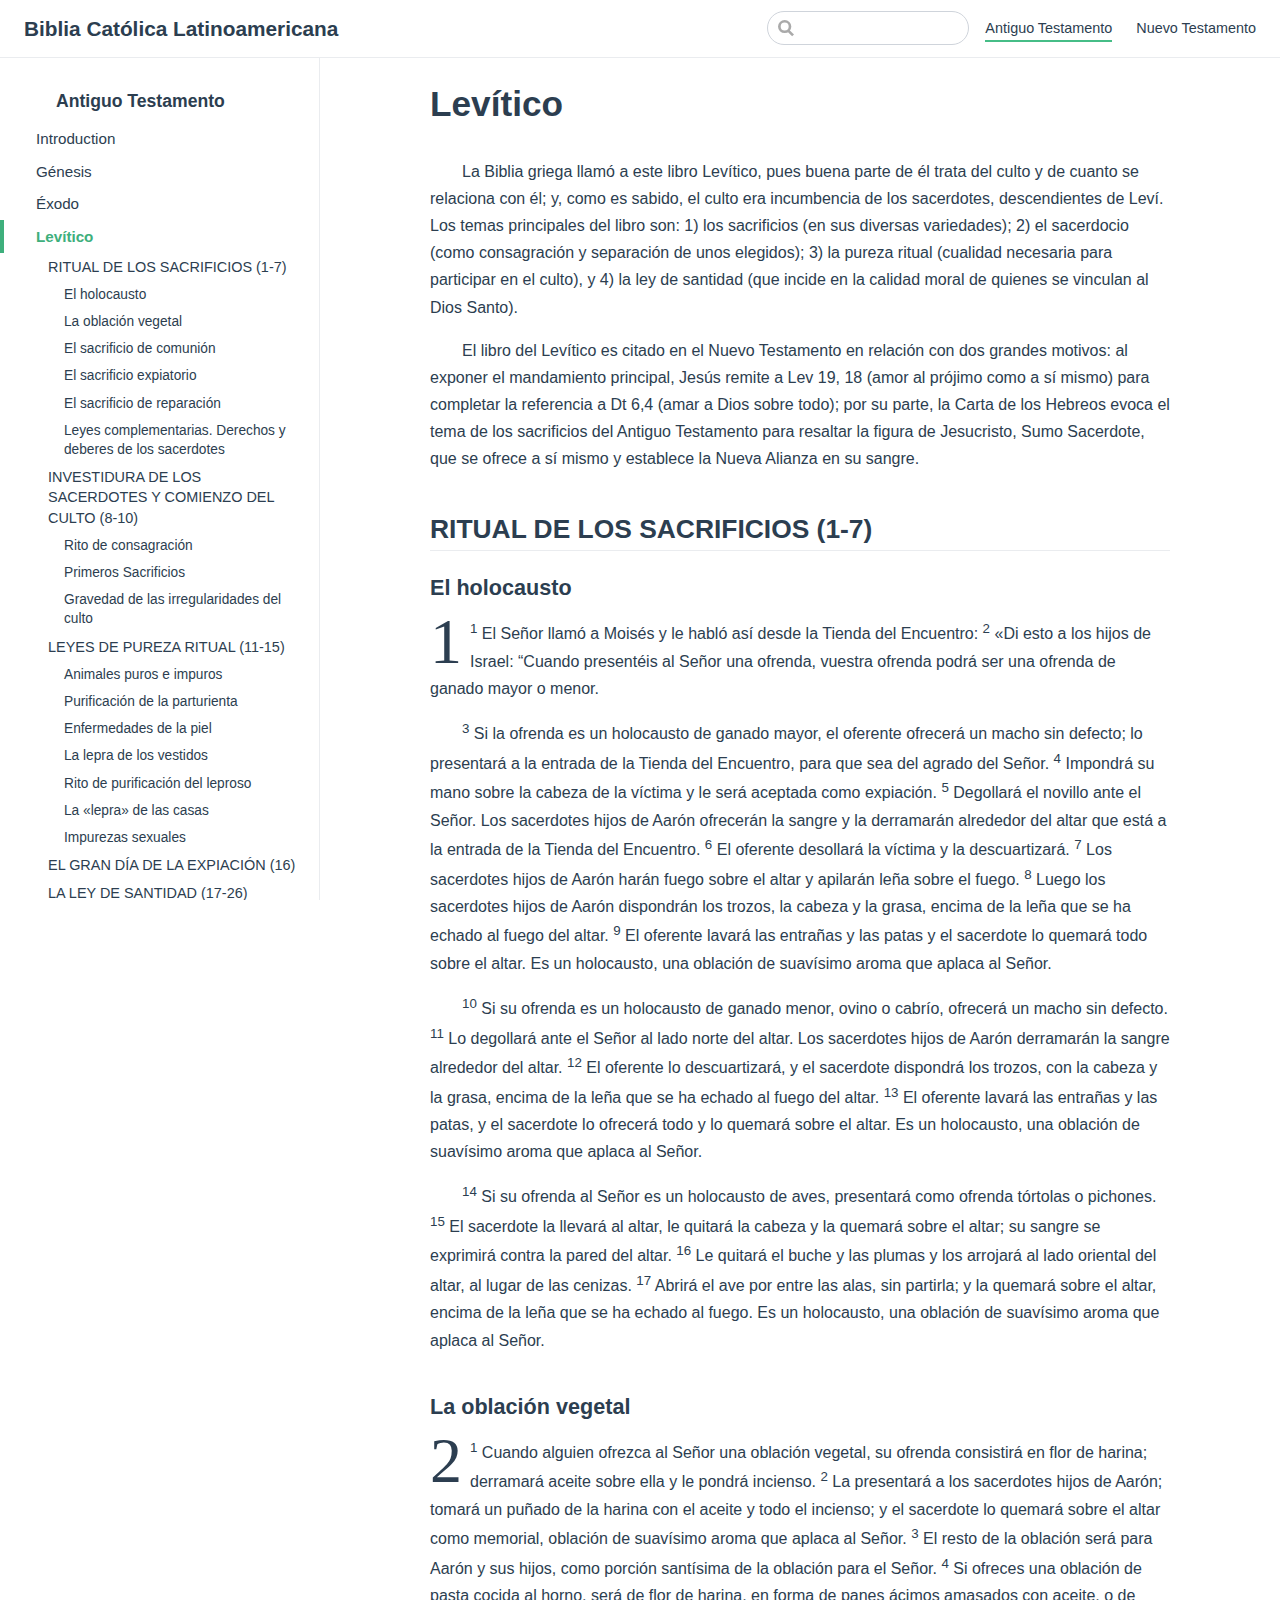
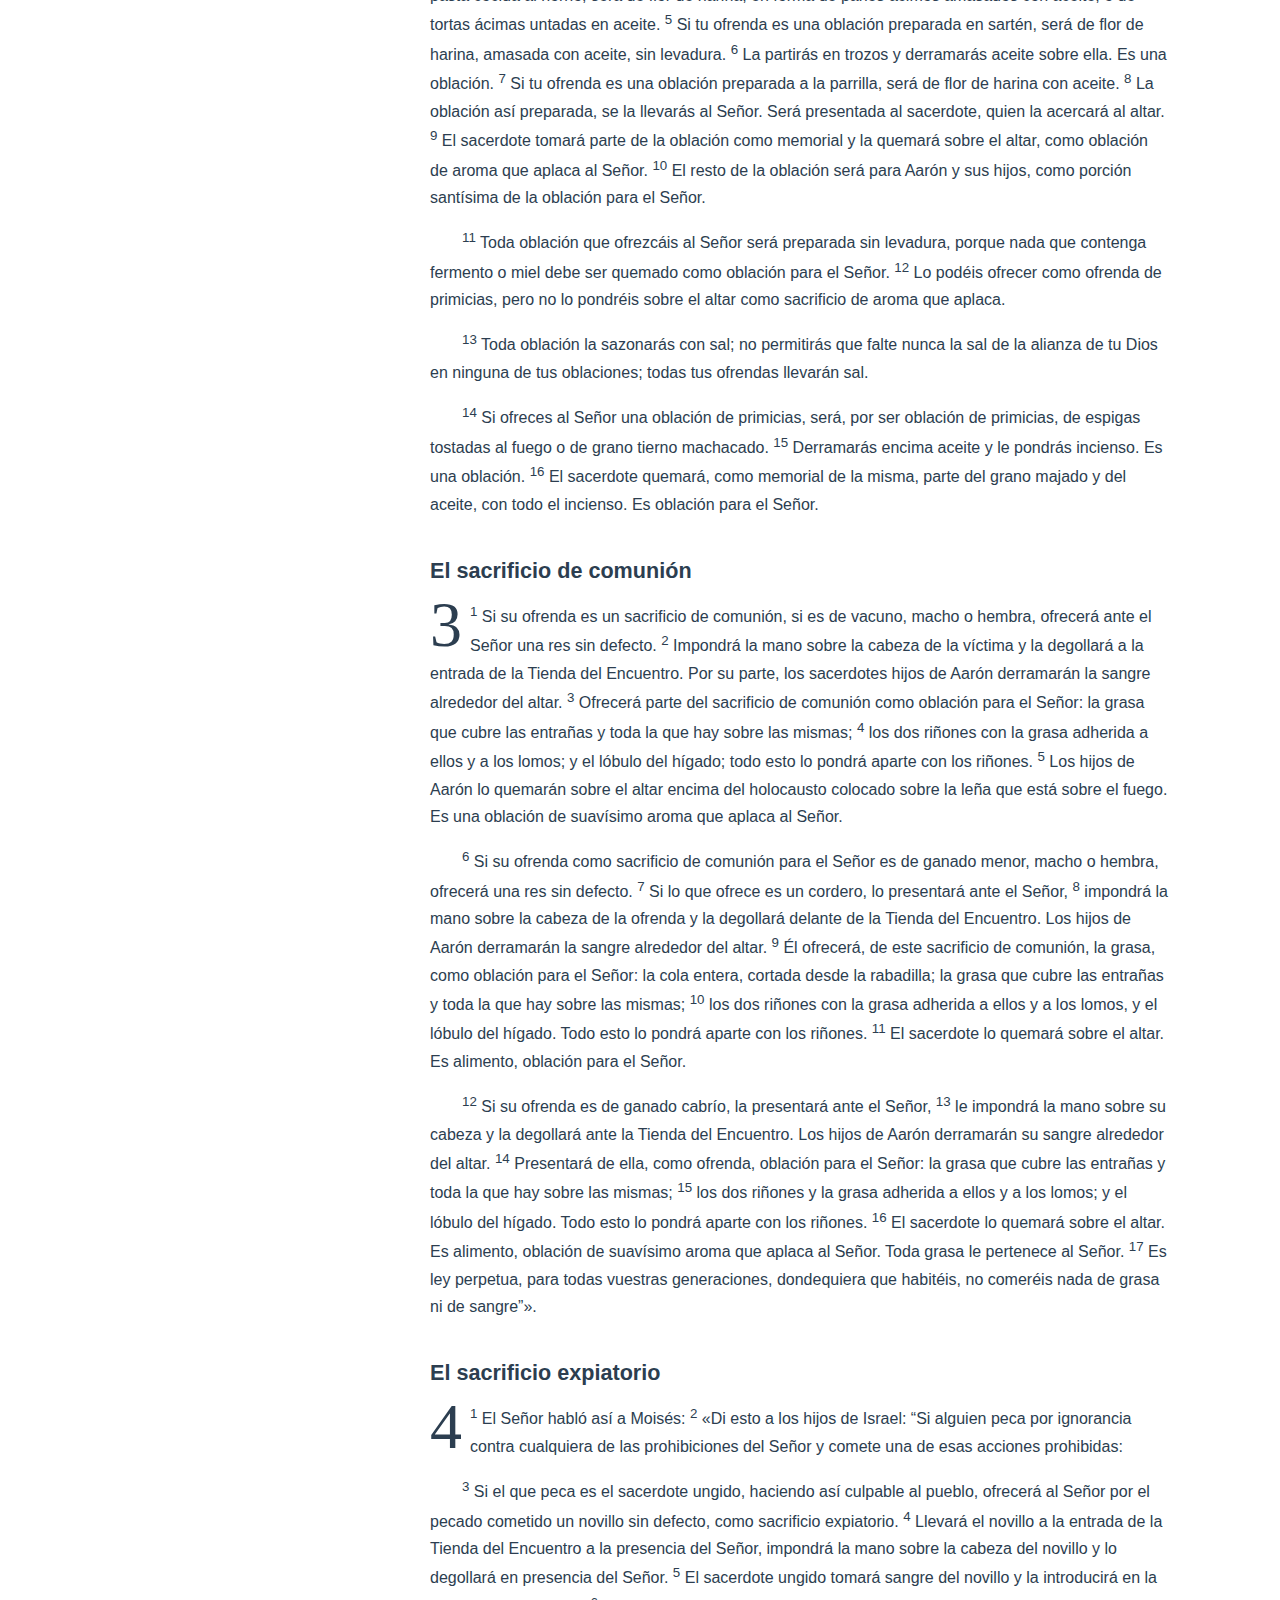
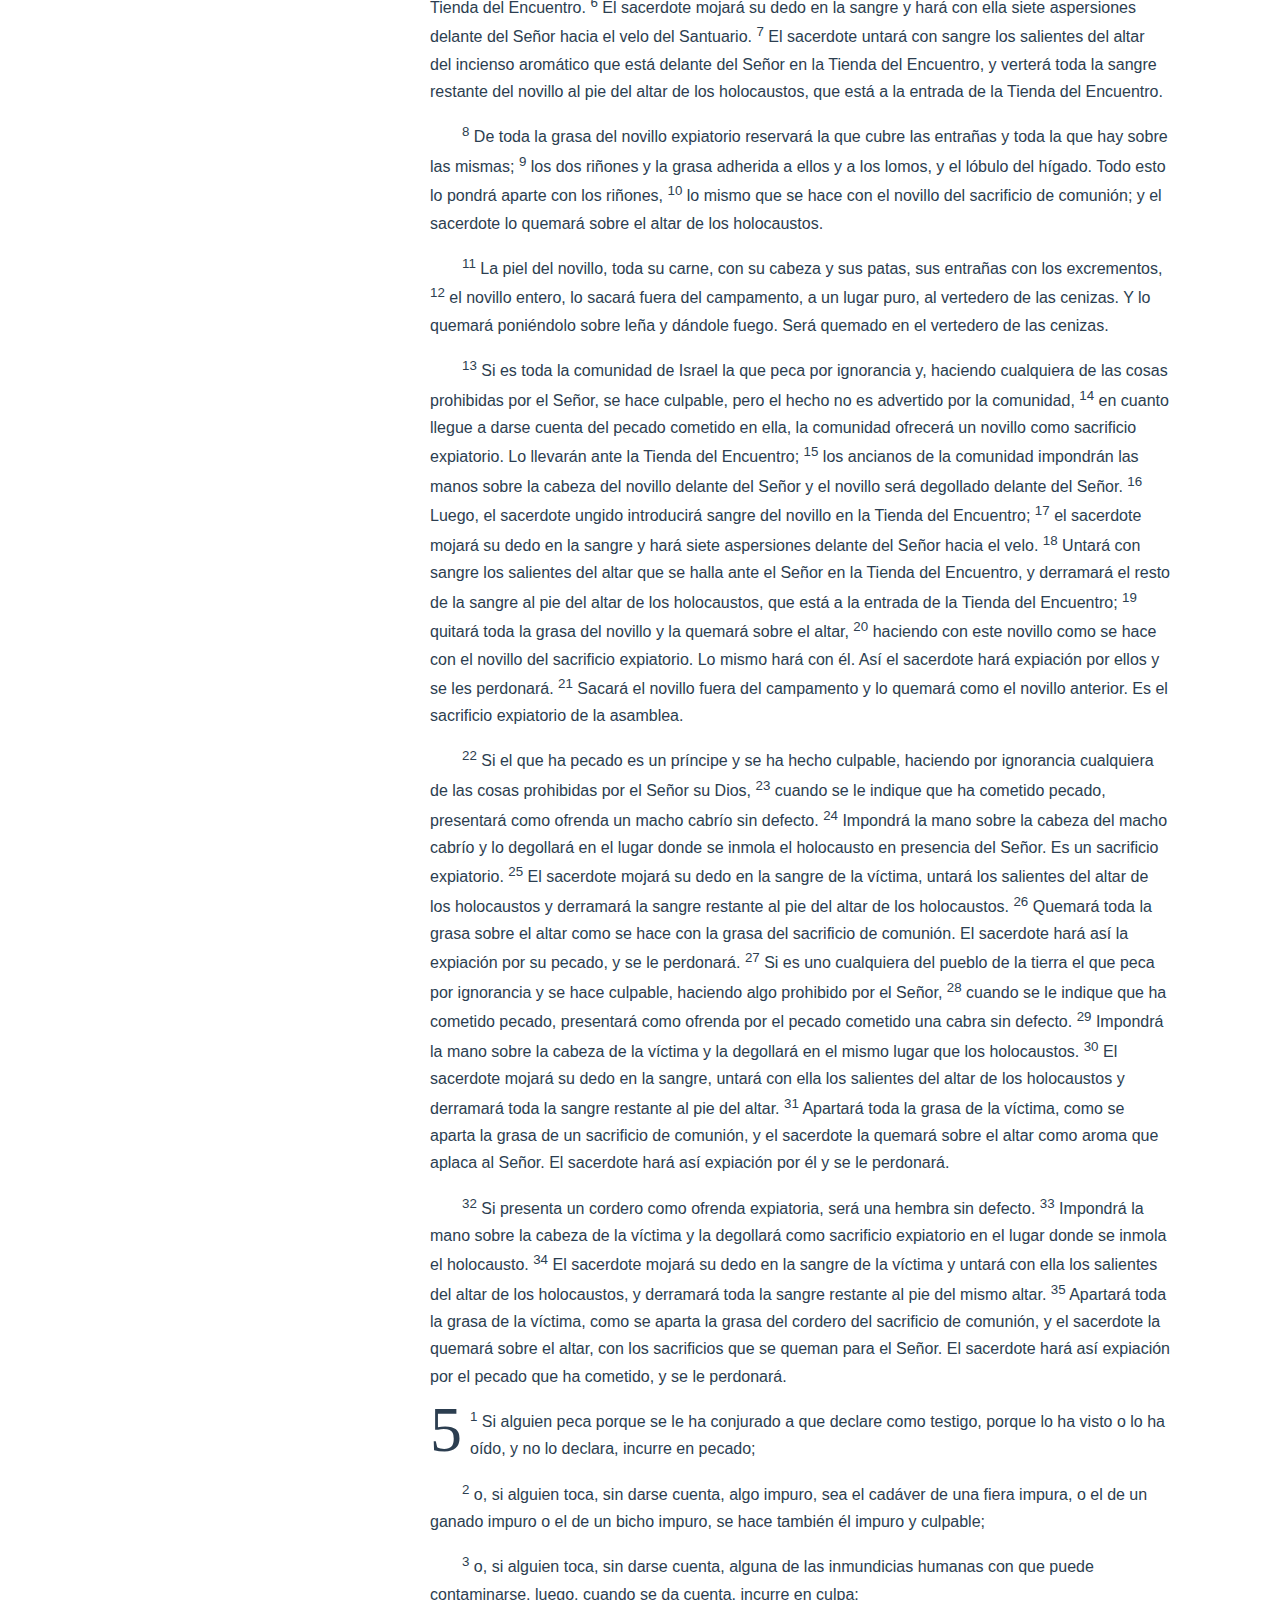
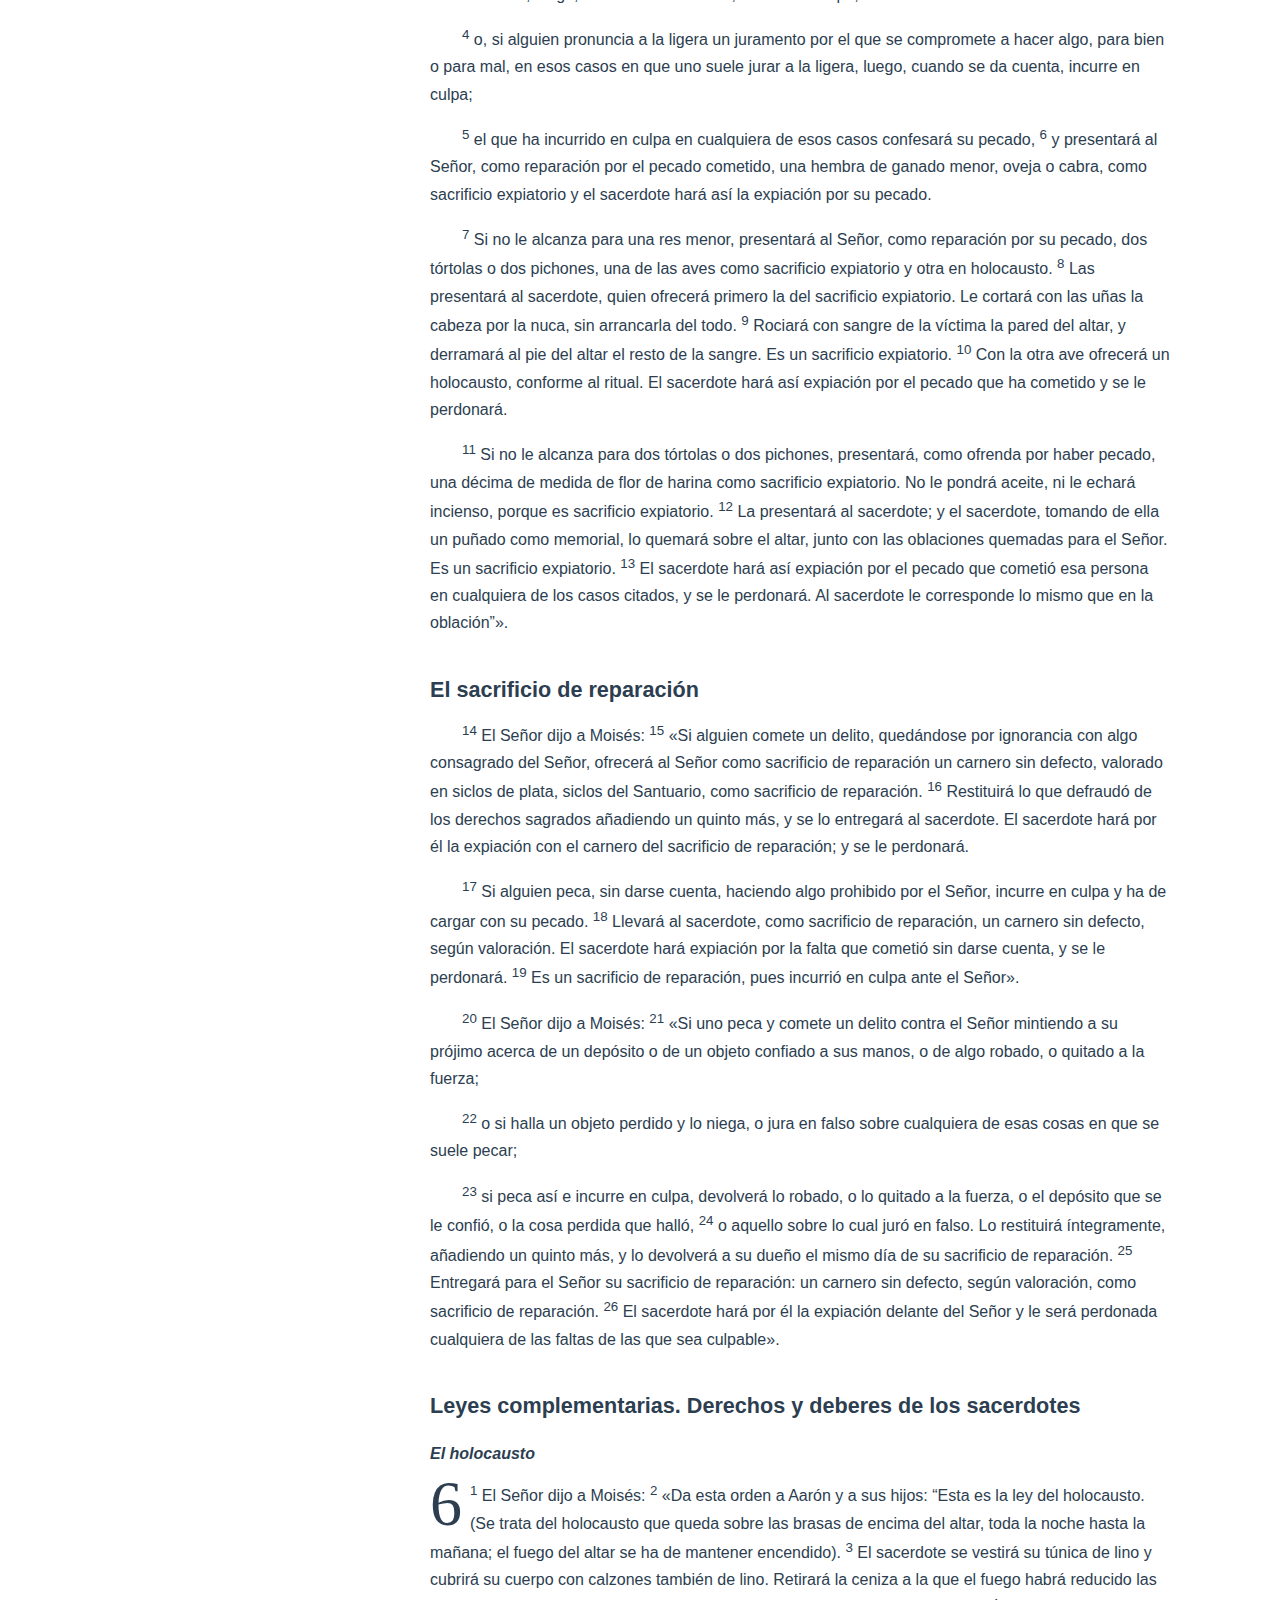
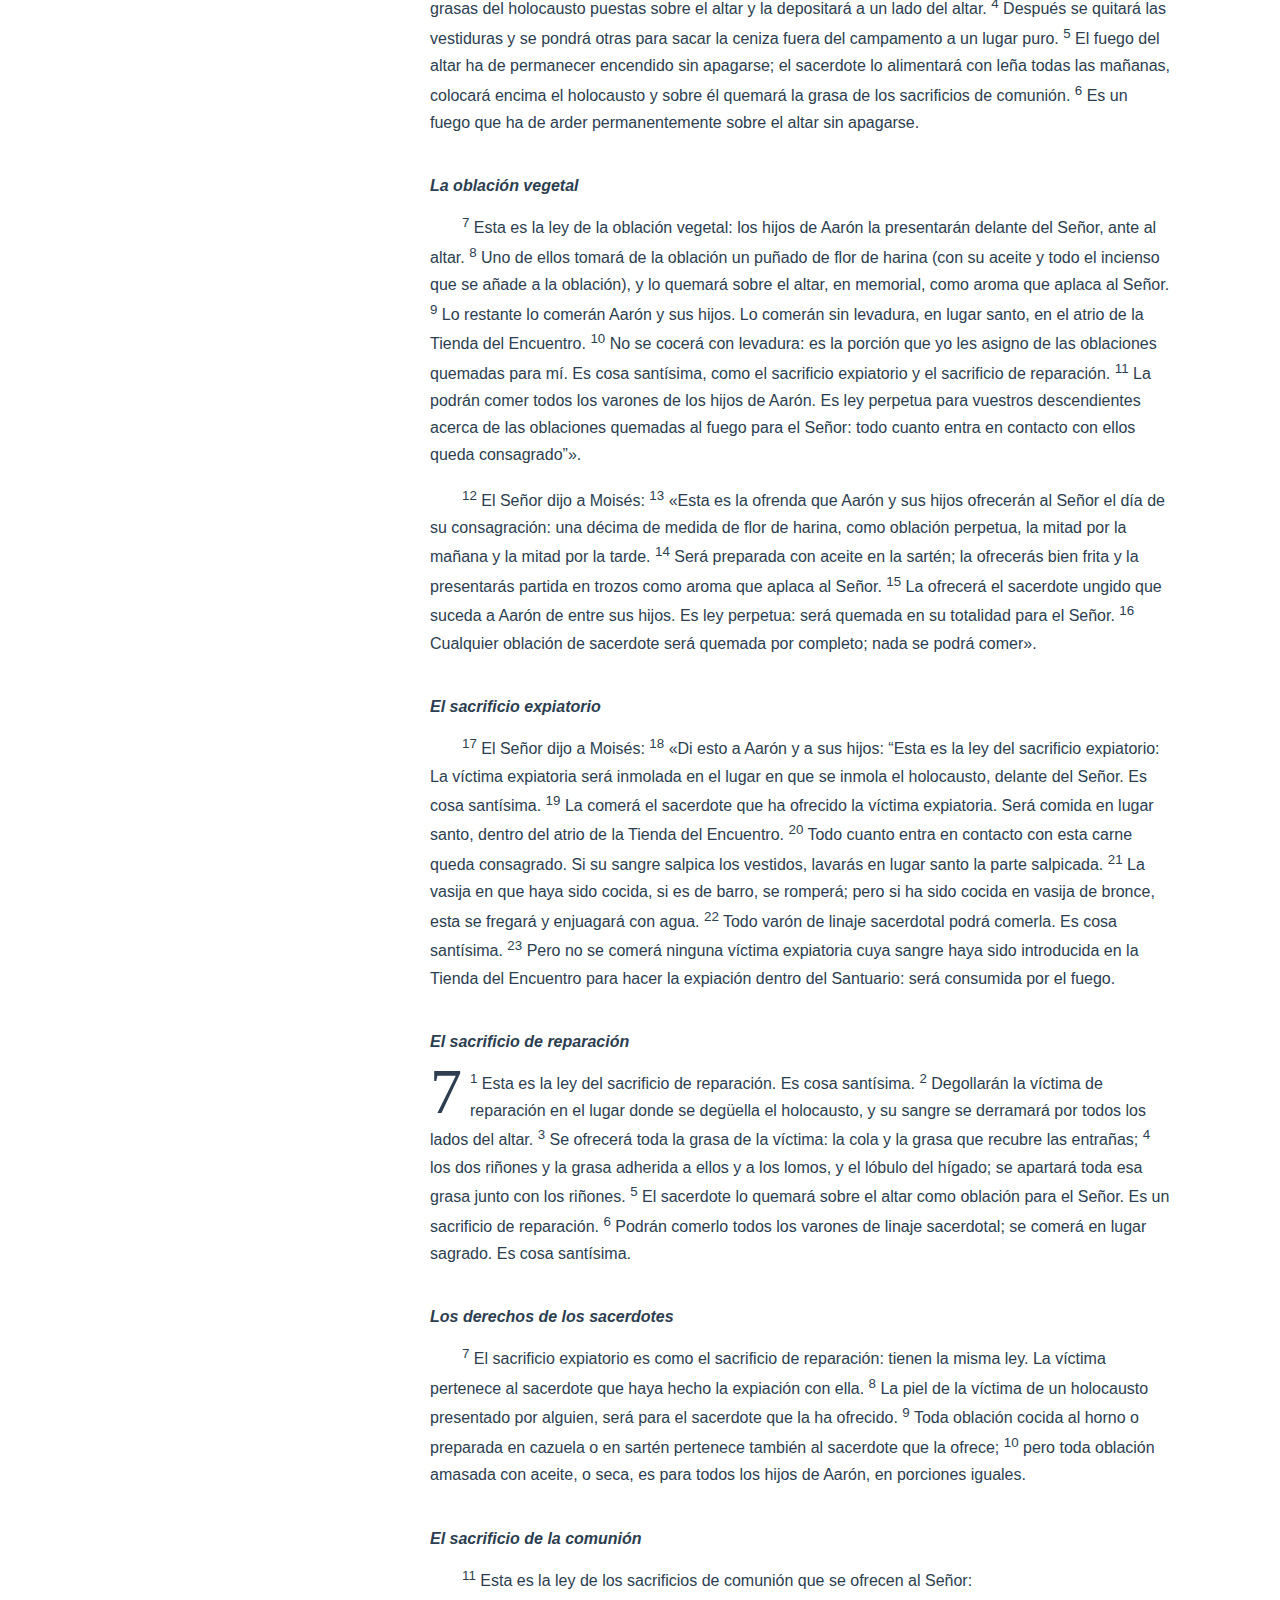
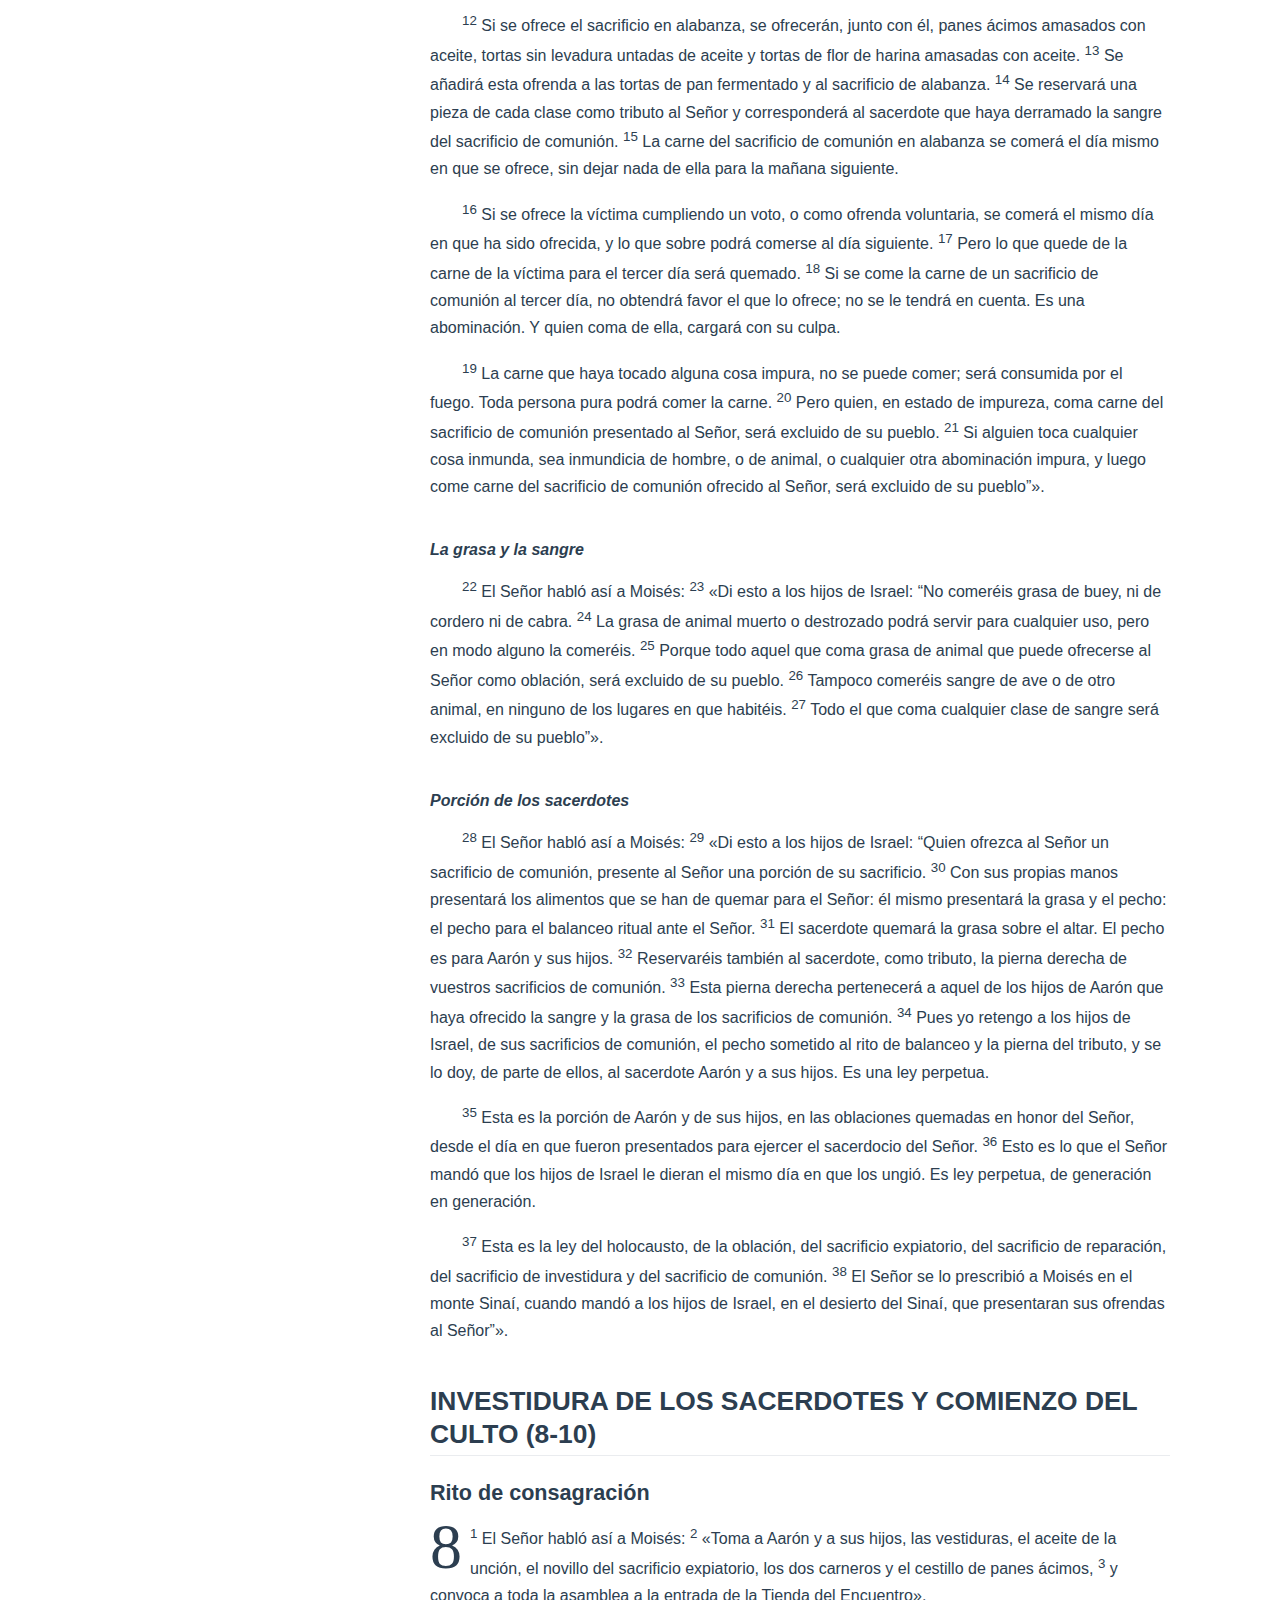
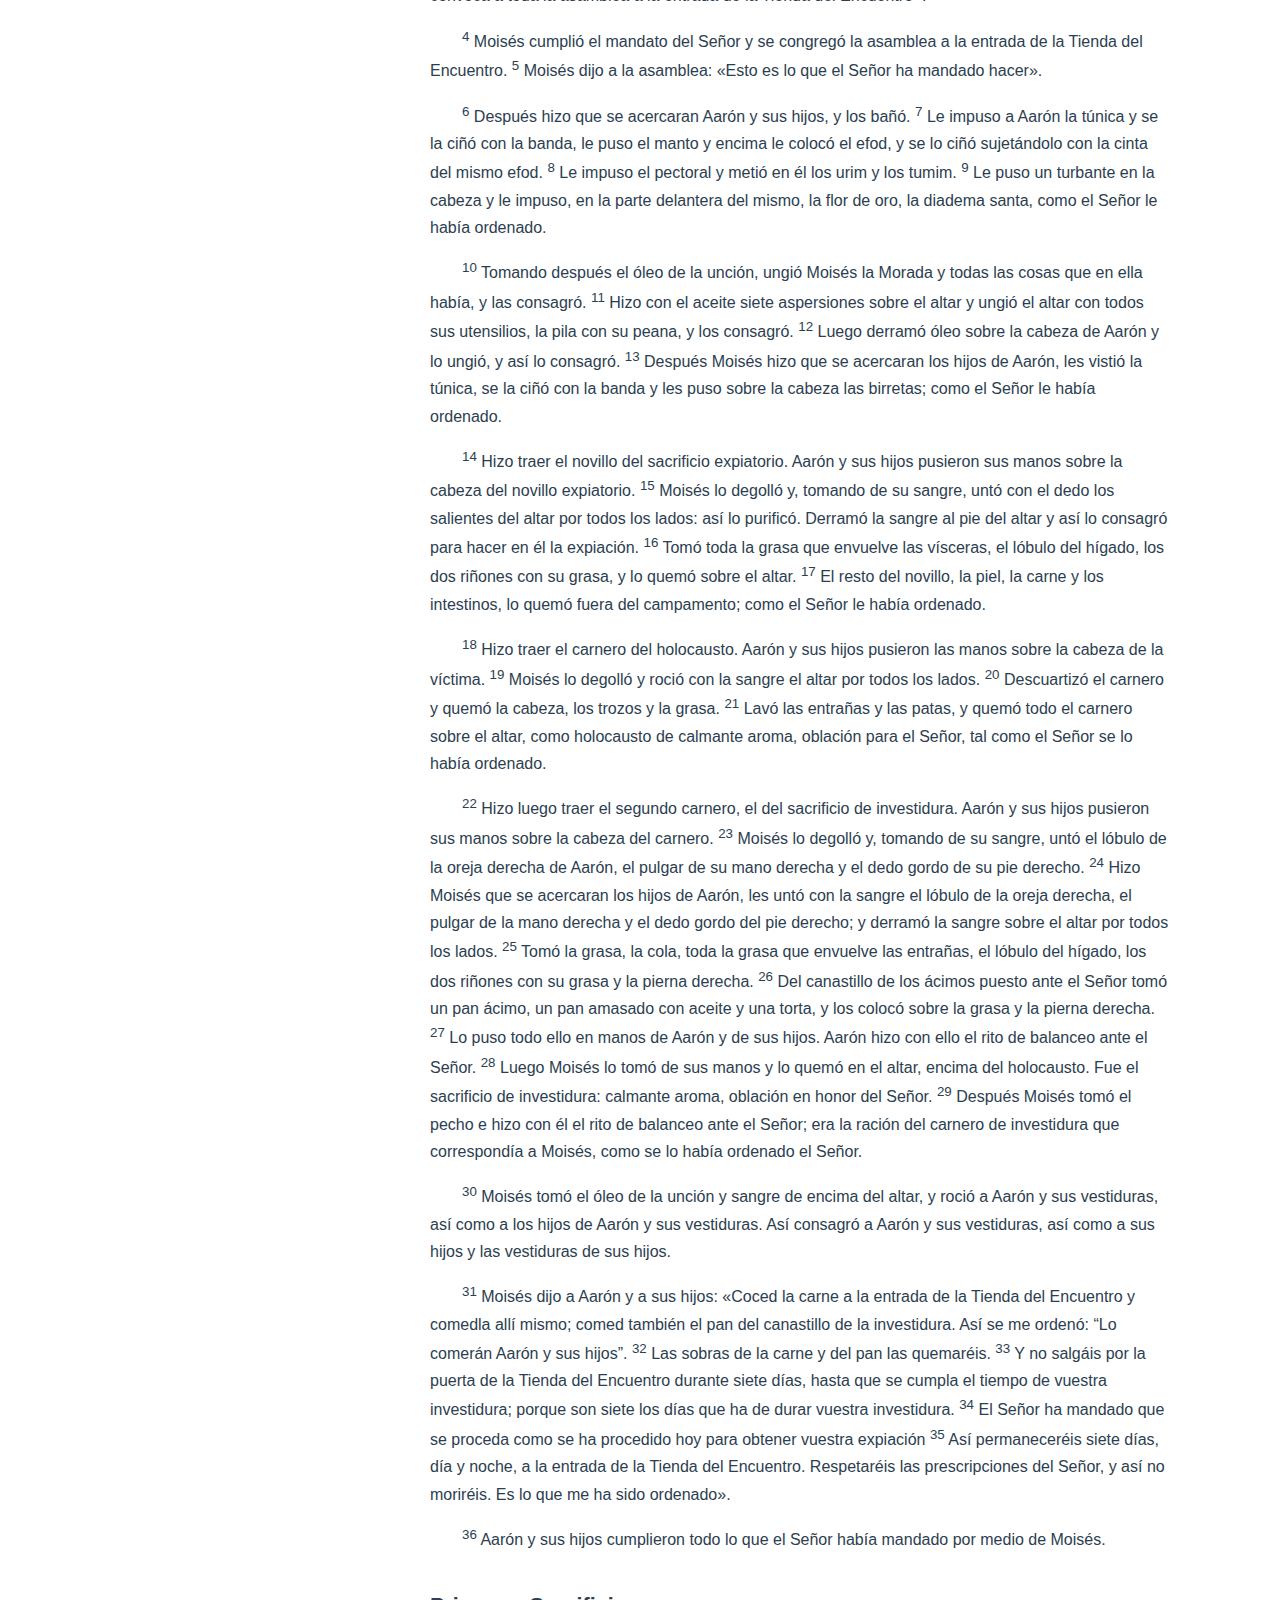
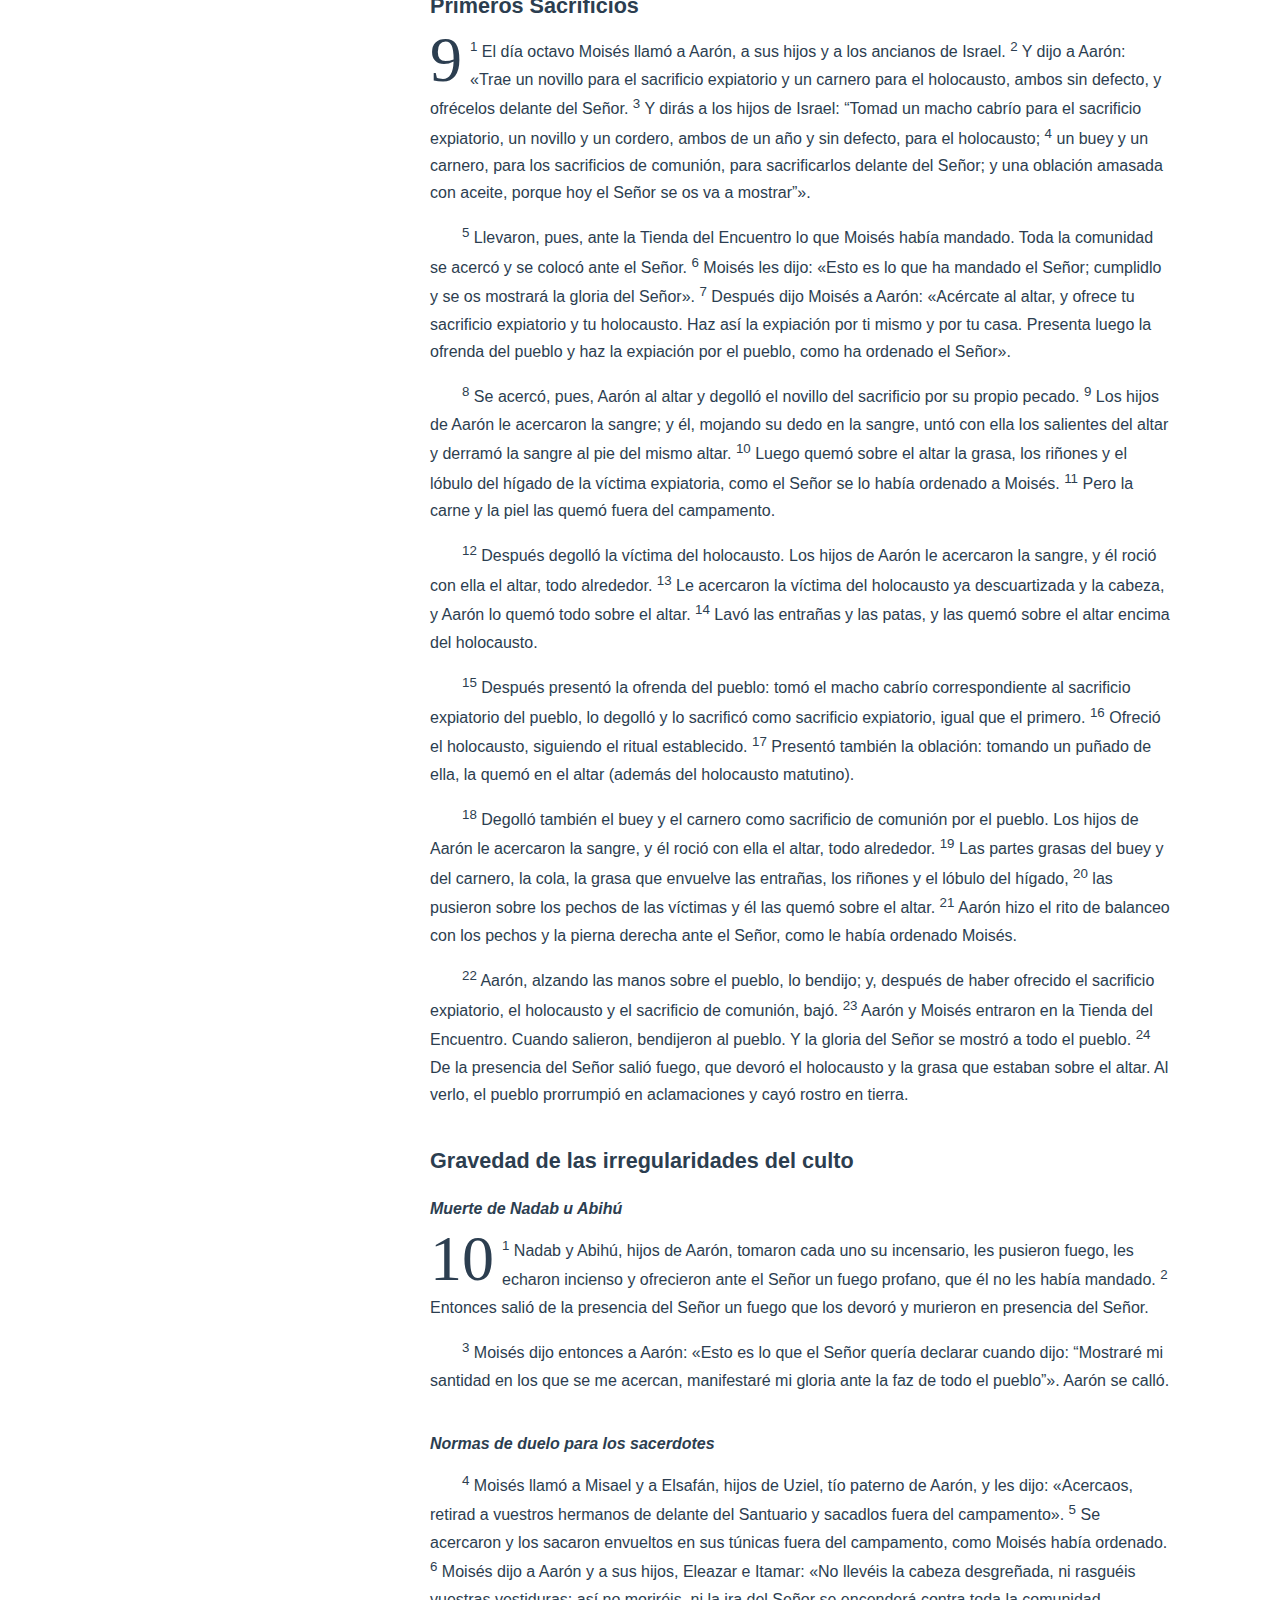
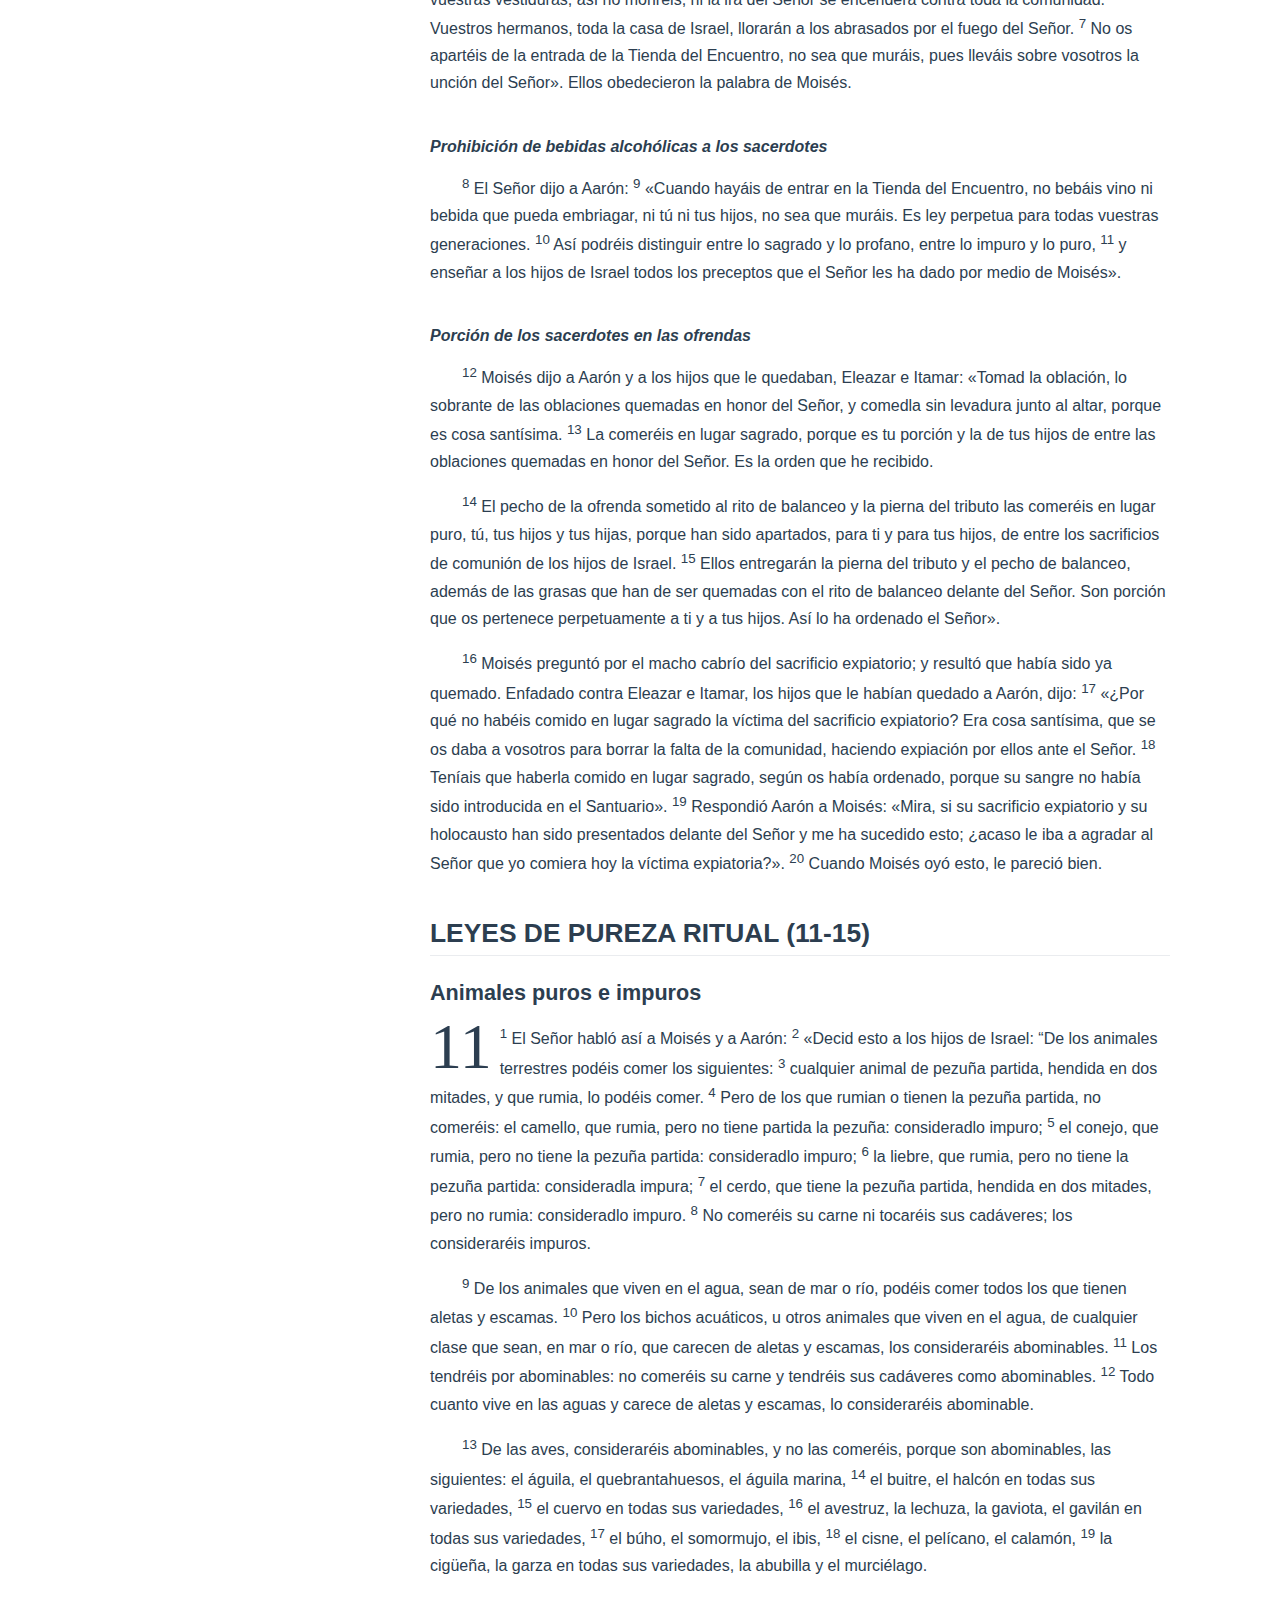
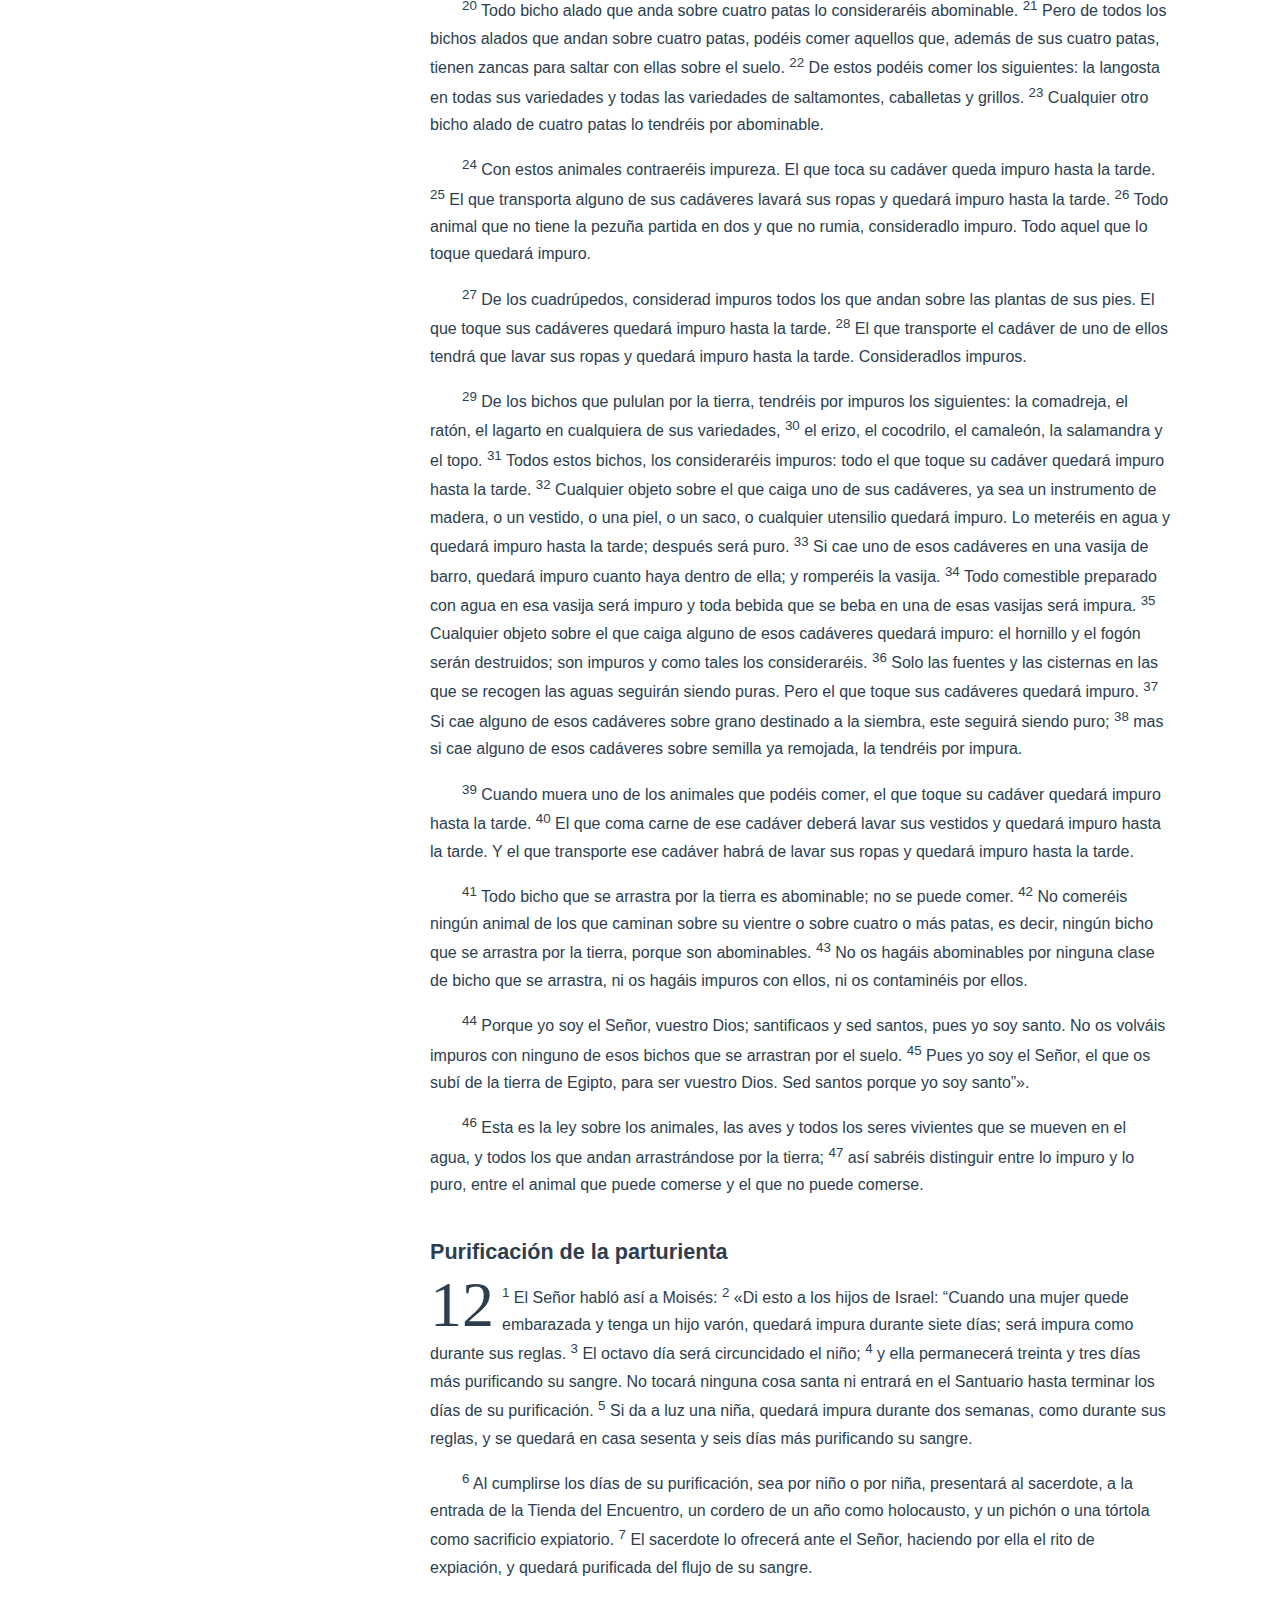
<file: antiguo-testamento/levitico.html>
<!DOCTYPE html>
<html lang="en-US">
  <head>
    <meta charset="utf-8">
    <meta name="viewport" content="width=device-width,initial-scale=1">
    <title>Levítico | Biblia Católica Latinoamericana</title>
    <meta name="generator" content="VuePress 1.8.2">
    
    <meta name="description" content="Biblia Católica Latinoamericana en línea">
    <meta name="theme-color" content="#3eaf7c">
    <meta name="apple-mobile-web-app-capable" content="yes">
    <meta name="apple-mobile-web-app-status-bar-style" content="black">
    
    <link rel="preload" href="/assets/css/0.styles.00d59753.css" as="style"><link rel="preload" href="/assets/js/app.15622795.js" as="script"><link rel="preload" href="/assets/js/2.c14baff2.js" as="script"><link rel="preload" href="/assets/js/14.f6ee195d.js" as="script"><link rel="prefetch" href="/assets/js/10.e264e53a.js"><link rel="prefetch" href="/assets/js/11.49f4cedc.js"><link rel="prefetch" href="/assets/js/12.a9cfa1e2.js"><link rel="prefetch" href="/assets/js/13.c2d996f6.js"><link rel="prefetch" href="/assets/js/15.29ed3ac4.js"><link rel="prefetch" href="/assets/js/16.53fa5c7b.js"><link rel="prefetch" href="/assets/js/17.63ce9368.js"><link rel="prefetch" href="/assets/js/18.cc403a40.js"><link rel="prefetch" href="/assets/js/19.b7d3ea54.js"><link rel="prefetch" href="/assets/js/3.7cbd3948.js"><link rel="prefetch" href="/assets/js/4.43d62325.js"><link rel="prefetch" href="/assets/js/5.77d67333.js"><link rel="prefetch" href="/assets/js/6.a3c9e121.js"><link rel="prefetch" href="/assets/js/7.ead6871c.js"><link rel="prefetch" href="/assets/js/8.ba2fa5a8.js"><link rel="prefetch" href="/assets/js/9.5bf90633.js">
    <link rel="stylesheet" href="/assets/css/0.styles.00d59753.css">
  </head>
  <body>
    <div id="app" data-server-rendered="true"><div class="theme-container"><header class="navbar"><div class="sidebar-button"><svg xmlns="http://www.w3.org/2000/svg" aria-hidden="true" role="img" viewBox="0 0 448 512" class="icon"><path fill="currentColor" d="M436 124H12c-6.627 0-12-5.373-12-12V80c0-6.627 5.373-12 12-12h424c6.627 0 12 5.373 12 12v32c0 6.627-5.373 12-12 12zm0 160H12c-6.627 0-12-5.373-12-12v-32c0-6.627 5.373-12 12-12h424c6.627 0 12 5.373 12 12v32c0 6.627-5.373 12-12 12zm0 160H12c-6.627 0-12-5.373-12-12v-32c0-6.627 5.373-12 12-12h424c6.627 0 12 5.373 12 12v32c0 6.627-5.373 12-12 12z"></path></svg></div> <a href="/" class="home-link router-link-active"><!----> <span class="site-name">Biblia Católica Latinoamericana</span></a> <div class="links"><div class="search-box"><input aria-label="Search" autocomplete="off" spellcheck="false" value=""> <!----></div> <nav class="nav-links can-hide"><div class="nav-item"><a href="/antiguo-testamento/" class="nav-link router-link-active">
  Antiguo Testamento
</a></div><div class="nav-item"><a href="/nuevo-testamento/" class="nav-link">
  Nuevo Testamento
</a></div> <!----></nav></div></header> <div class="sidebar-mask"></div> <aside class="sidebar"><nav class="nav-links"><div class="nav-item"><a href="/antiguo-testamento/" class="nav-link router-link-active">
  Antiguo Testamento
</a></div><div class="nav-item"><a href="/nuevo-testamento/" class="nav-link">
  Nuevo Testamento
</a></div> <!----></nav>  <ul class="sidebar-links"><li><section class="sidebar-group depth-0"><p class="sidebar-heading open"><span>Antiguo Testamento</span> <!----></p> <ul class="sidebar-links sidebar-group-items"><li><a href="/antiguo-testamento/" aria-current="page" class="sidebar-link">Introduction</a></li><li><a href="/antiguo-testamento/genesis.html" class="sidebar-link">Génesis</a></li><li><a href="/antiguo-testamento/exodo.html" class="sidebar-link">Éxodo</a></li><li><a href="/antiguo-testamento/levitico.html" aria-current="page" class="active sidebar-link">Levítico</a><ul class="sidebar-sub-headers"><li class="sidebar-sub-header"><a href="/antiguo-testamento/levitico.html#ritual-de-los-sacrificios-1-7" class="sidebar-link">RITUAL DE LOS SACRIFICIOS (1-7)</a><ul class="sidebar-sub-headers"><li class="sidebar-sub-header"><a href="/antiguo-testamento/levitico.html#el-holocausto" class="sidebar-link">El holocausto</a></li><li class="sidebar-sub-header"><a href="/antiguo-testamento/levitico.html#la-oblacion-vegetal" class="sidebar-link">La oblación vegetal</a></li><li class="sidebar-sub-header"><a href="/antiguo-testamento/levitico.html#el-sacrificio-de-comunion" class="sidebar-link">El sacrificio de comunión</a></li><li class="sidebar-sub-header"><a href="/antiguo-testamento/levitico.html#el-sacrificio-expiatorio" class="sidebar-link">El sacrificio expiatorio</a></li><li class="sidebar-sub-header"><a href="/antiguo-testamento/levitico.html#el-sacrificio-de-reparacion" class="sidebar-link">El sacrificio de reparación</a></li><li class="sidebar-sub-header"><a href="/antiguo-testamento/levitico.html#leyes-complementarias-derechos-y-deberes-de-los-sacerdotes" class="sidebar-link">Leyes complementarias. Derechos y deberes de los sacerdotes</a></li></ul></li><li class="sidebar-sub-header"><a href="/antiguo-testamento/levitico.html#investidura-de-los-sacerdotes-y-comienzo-del-culto-8-10" class="sidebar-link">INVESTIDURA DE LOS SACERDOTES Y COMIENZO DEL CULTO (8-10)</a><ul class="sidebar-sub-headers"><li class="sidebar-sub-header"><a href="/antiguo-testamento/levitico.html#rito-de-consagracion" class="sidebar-link">Rito de consagración</a></li><li class="sidebar-sub-header"><a href="/antiguo-testamento/levitico.html#primeros-sacrificios" class="sidebar-link">Primeros Sacrificios</a></li><li class="sidebar-sub-header"><a href="/antiguo-testamento/levitico.html#gravedad-de-las-irregularidades-del-culto" class="sidebar-link">Gravedad de las irregularidades del culto</a></li></ul></li><li class="sidebar-sub-header"><a href="/antiguo-testamento/levitico.html#leyes-de-pureza-ritual-11-15" class="sidebar-link">LEYES DE PUREZA RITUAL (11-15)</a><ul class="sidebar-sub-headers"><li class="sidebar-sub-header"><a href="/antiguo-testamento/levitico.html#animales-puros-e-impuros" class="sidebar-link">Animales puros e impuros</a></li><li class="sidebar-sub-header"><a href="/antiguo-testamento/levitico.html#purificacion-de-la-parturienta" class="sidebar-link">Purificación de la parturienta</a></li><li class="sidebar-sub-header"><a href="/antiguo-testamento/levitico.html#enfermedades-de-la-piel" class="sidebar-link">Enfermedades de la piel</a></li><li class="sidebar-sub-header"><a href="/antiguo-testamento/levitico.html#la-lepra-de-los-vestidos" class="sidebar-link">La lepra de los vestidos</a></li><li class="sidebar-sub-header"><a href="/antiguo-testamento/levitico.html#rito-de-purificacion-del-leproso" class="sidebar-link">Rito de purificación del leproso</a></li><li class="sidebar-sub-header"><a href="/antiguo-testamento/levitico.html#la-«lepra»-de-las-casas" class="sidebar-link">La «lepra» de las casas</a></li><li class="sidebar-sub-header"><a href="/antiguo-testamento/levitico.html#impurezas-sexuales" class="sidebar-link">Impurezas sexuales</a></li></ul></li><li class="sidebar-sub-header"><a href="/antiguo-testamento/levitico.html#el-gran-dia-de-la-expiacion-16" class="sidebar-link">EL GRAN DÍA DE LA EXPIACIÓN (16)</a></li><li class="sidebar-sub-header"><a href="/antiguo-testamento/levitico.html#la-ley-de-santidad-17-26" class="sidebar-link">LA LEY DE SANTIDAD (17-26)</a><ul class="sidebar-sub-headers"><li class="sidebar-sub-header"><a href="/antiguo-testamento/levitico.html#inmolacion-de-animales-y-ley-de-la-sangre" class="sidebar-link">Inmolación de animales y ley de la sangre</a></li><li class="sidebar-sub-header"><a href="/antiguo-testamento/levitico.html#normas-en-materia-sexual" class="sidebar-link">Normas en materia sexual</a></li><li class="sidebar-sub-header"><a href="/antiguo-testamento/levitico.html#deberes-religiosos-y-sociales" class="sidebar-link">Deberes religiosos y sociales</a></li><li class="sidebar-sub-header"><a href="/antiguo-testamento/levitico.html#sanciones" class="sidebar-link">Sanciones</a></li><li class="sidebar-sub-header"><a href="/antiguo-testamento/levitico.html#santidad-de-los-sacerdotes" class="sidebar-link">Santidad de los sacerdotes</a></li><li class="sidebar-sub-header"><a href="/antiguo-testamento/levitico.html#modo-de-consumir-los-alimentos-sagrados" class="sidebar-link">Modo de consumir los alimentos sagrados</a></li><li class="sidebar-sub-header"><a href="/antiguo-testamento/levitico.html#condiciones-de-los-animales-sacrificados" class="sidebar-link">Condiciones de los animales sacrificados</a></li><li class="sidebar-sub-header"><a href="/antiguo-testamento/levitico.html#calendario-de-fiestas" class="sidebar-link">Calendario de fiestas</a></li><li class="sidebar-sub-header"><a href="/antiguo-testamento/levitico.html#prescripciones-rituales-complementarias" class="sidebar-link">Prescripciones rituales complementarias</a></li><li class="sidebar-sub-header"><a href="/antiguo-testamento/levitico.html#los-anos-santos" class="sidebar-link">Los años santos</a></li><li class="sidebar-sub-header"><a href="/antiguo-testamento/levitico.html#promesas-y-amenazas" class="sidebar-link">Promesas y amenazas</a></li></ul></li><li class="sidebar-sub-header"><a href="/antiguo-testamento/levitico.html#apendice-27" class="sidebar-link">APÉNDICE (27)</a><ul class="sidebar-sub-headers"><li class="sidebar-sub-header"><a href="/antiguo-testamento/levitico.html#tarifas-y-tasaciones-para-el-cumplimiento-de-los-votos" class="sidebar-link">Tarifas y tasaciones para el cumplimiento de los votos</a></li></ul></li></ul></li><li><a href="/antiguo-testamento/numeros.html" class="sidebar-link">Números</a></li><li><a href="/antiguo-testamento/deuteronomio.html" class="sidebar-link">Deuteronomio</a></li></ul></section></li></ul> </aside> <main class="page"> <div class="theme-default-content content__default"><h1 id="levitico"><a href="#levitico" class="header-anchor">#</a> Levítico</h1> <p>La Biblia griega llamó a este libro Levítico, pues buena parte de él trata del culto y de cuanto se relaciona con él; y, como es sabido, el culto era incumbencia de los sacerdotes, descendientes de  Leví. Los temas principales del libro son: 1) los sacrificios (en sus diversas variedades); 2) el sacerdocio (como consagración y separación de unos elegidos); 3) la pureza ritual (cualidad necesaria para participar en el culto), y 4) la ley de santidad (que incide en la calidad moral de quienes se vinculan al Dios Santo).</p> <p>El libro del Levítico es citado en el Nuevo Testamento en relación con dos grandes motivos: al exponer el mandamiento principal, Jesús remite a Lev 19, 18 (amor al prójimo como a sí mismo) para completar la referencia a Dt 6,4 (amar a Dios sobre todo); por su parte, la Carta de los Hebreos evoca el tema de los sacrificios del Antiguo Testamento para resaltar la figura de Jesucristo, Sumo Sacerdote, que se ofrece a sí mismo y establece la Nueva Alianza en su sangre.</p> <h2 id="ritual-de-los-sacrificios-1-7"><a href="#ritual-de-los-sacrificios-1-7" class="header-anchor">#</a> RITUAL DE LOS SACRIFICIOS (1-7)</h2> <h3 id="el-holocausto"><a href="#el-holocausto" class="header-anchor">#</a> El holocausto</h3> <p class="subhead"><span class="chapter">1</span> <sup>1</sup> El Señor llamó a Moisés y le habló así desde la Tienda del Encuentro: <sup>2</sup> «Di esto a los hijos de Israel: “Cuando presentéis al Señor una ofrenda, vuestra ofrenda podrá ser una ofrenda de ganado mayor o menor.</p> <p><sup>3</sup> Si la ofrenda es un holocausto de ganado mayor, el oferente ofrecerá un macho sin defecto; lo presentará a la entrada de la Tienda del Encuentro, para que sea del agrado del Señor. <sup>4</sup> Impondrá su mano sobre la cabeza de la víctima y le será aceptada como expiación. <sup>5</sup> Degollará el novillo ante el Señor. Los sacerdotes hijos de Aarón ofrecerán la sangre y la derramarán alrededor del altar que está a la entrada de la Tienda del Encuentro. <sup>6</sup> El oferente desollará la víctima y la descuartizará. <sup>7</sup> Los sacerdotes hijos de Aarón harán fuego sobre el altar y apilarán leña sobre el fuego. <sup>8</sup> Luego los sacerdotes hijos de Aarón dispondrán los trozos, la cabeza y la grasa, encima de la leña que se ha echado al fuego del altar. <sup>9</sup> El oferente lavará las entrañas y las patas y el sacerdote lo quemará todo sobre el altar. Es un holocausto, una oblación de suavísimo aroma que aplaca al Señor.</p> <p><sup>10</sup> Si su ofrenda es un holocausto de ganado menor, ovino o cabrío, ofrecerá un macho sin defecto. <sup>11</sup> Lo degollará ante el Señor al lado norte del altar. Los sacerdotes hijos de Aarón derramarán la sangre alrededor del altar. <sup>12</sup> El oferente lo descuartizará, y el sacerdote dispondrá los trozos, con la cabeza y la grasa, encima de la leña que se ha echado al fuego del altar. <sup>13</sup> El oferente lavará las entrañas y las patas, y el sacerdote lo ofrecerá todo y lo quemará sobre el altar. Es un holocausto, una oblación de suavísimo aroma que aplaca al Señor.</p> <p><sup>14</sup> Si su ofrenda al Señor es un holocausto de aves, presentará como ofrenda tórtolas o pichones. <sup>15</sup> El sacerdote la llevará al altar, le quitará la cabeza y la quemará sobre el altar; su sangre se exprimirá contra la pared del altar. <sup>16</sup> Le quitará el buche y las plumas y los arrojará al lado oriental del altar, al lugar de las cenizas. <sup>17</sup> Abrirá el ave por entre las alas, sin partirla; y la quemará sobre el altar, encima de la leña que se ha echado al fuego. Es un holocausto, una oblación de suavísimo aroma que aplaca al Señor.</p> <h3 id="la-oblacion-vegetal"><a href="#la-oblacion-vegetal" class="header-anchor">#</a> La oblación vegetal</h3> <p class="subhead"><span class="chapter">2</span> <sup>1</sup> Cuando alguien ofrezca al Señor una oblación vegetal, su ofrenda consistirá en flor de harina; derramará aceite sobre ella y le pondrá incienso. <sup>2</sup> La presentará a los sacerdotes hijos de Aarón; tomará un puñado de la harina con el aceite y todo el incienso; y el sacerdote lo quemará sobre el altar como memorial, oblación de suavísimo aroma que aplaca al Señor. <sup>3</sup> El resto de la oblación será para Aarón y sus hijos, como porción santísima de la oblación para el Señor. <sup>4</sup> Si ofreces una oblación de pasta cocida al horno, será de flor de harina, en forma de panes ácimos amasados con aceite, o de tortas ácimas untadas en aceite. <sup>5</sup> Si tu ofrenda es una oblación preparada en sartén, será de flor de harina, amasada con aceite, sin levadura. <sup>6</sup> La partirás en trozos y derramarás aceite sobre ella. Es una oblación. <sup>7</sup> Si tu ofrenda es una oblación preparada a la parrilla, será de flor de harina con aceite. <sup>8</sup> La oblación así preparada, se la llevarás al Señor. Será presentada al sacerdote, quien la acercará al altar. <sup>9</sup> El sacerdote tomará parte de la oblación como memorial y la quemará sobre el altar, como oblación de aroma que aplaca al Señor. <sup>10</sup> El resto de la oblación será para Aarón y sus hijos, como porción santísima de la oblación para el Señor.</p> <p><sup>11</sup> Toda oblación que ofrezcáis al Señor será preparada sin levadura, porque nada que contenga fermento o miel debe ser quemado como oblación para el Señor. <sup>12</sup> Lo podéis ofrecer como ofrenda de primicias, pero no lo pondréis sobre el altar como sacrificio de aroma que aplaca.</p> <p><sup>13</sup> Toda oblación la sazonarás con sal; no permitirás que falte nunca la sal de la alianza de tu Dios en ninguna de tus oblaciones; todas tus ofrendas llevarán sal.</p> <p><sup>14</sup> Si ofreces al Señor una oblación de primicias, será, por ser oblación de primicias, de espigas tostadas al fuego o de grano tierno machacado. <sup>15</sup> Derramarás encima aceite y le pondrás incienso. Es una oblación. <sup>16</sup> El sacerdote quemará, como memorial de la misma, parte del grano majado y del aceite, con todo el incienso. Es oblación para el Señor.</p> <h3 id="el-sacrificio-de-comunion"><a href="#el-sacrificio-de-comunion" class="header-anchor">#</a> El sacrificio de comunión</h3> <p class="subhead"><span class="chapter">3</span> <sup>1</sup> Si su ofrenda es un sacrificio de comunión, si es de vacuno, macho o hembra, ofrecerá ante el Señor una res sin defecto. <sup>2</sup> Impondrá la mano sobre la cabeza de la víctima y la degollará a la entrada de la Tienda del Encuentro. Por su parte, los sacerdotes hijos de Aarón derramarán la sangre alrededor del altar. <sup>3</sup> Ofrecerá parte del sacrificio de comunión como oblación para el Señor: la grasa que cubre las entrañas y toda la que hay sobre las mismas; <sup>4</sup> los dos riñones con la grasa adherida a ellos y a los lomos; y el lóbulo del hígado; todo esto lo pondrá aparte con los riñones. <sup>5</sup> Los hijos de Aarón lo quemarán sobre el altar encima del holocausto colocado sobre la leña que está sobre el fuego. Es una oblación de suavísimo aroma que aplaca al Señor.</p> <p><sup>6</sup> Si su ofrenda como sacrificio de comunión para el Señor es de ganado menor, macho o hembra, ofrecerá una res sin defecto. <sup>7</sup> Si lo que ofrece es un cordero, lo presentará ante el Señor, <sup>8</sup> impondrá la mano sobre la cabeza de la ofrenda y la degollará delante de la Tienda del Encuentro. Los hijos de Aarón derramarán la sangre alrededor del altar. <sup>9</sup> Él ofrecerá, de este sacrificio de comunión, la grasa, como oblación para el Señor: la cola entera, cortada desde la rabadilla; la grasa que cubre las entrañas y toda la que hay sobre las mismas; <sup>10</sup> los dos riñones con la grasa adherida a ellos y a los lomos, y el lóbulo del hígado. Todo esto lo pondrá aparte con los riñones. <sup>11</sup> El sacerdote lo quemará sobre el altar. Es alimento, oblación para el Señor.</p> <p><sup>12</sup> Si su ofrenda es de ganado cabrío, la presentará ante el Señor, <sup>13</sup> le impondrá la mano sobre su cabeza y la degollará ante la Tienda del Encuentro. Los hijos de Aarón derramarán su sangre alrededor del altar. <sup>14</sup> Presentará de ella, como ofrenda, oblación para el Señor: la grasa que cubre las entrañas y toda la que hay sobre las mismas; <sup>15</sup> los dos riñones y la grasa adherida a ellos y a los lomos; y el lóbulo del hígado. Todo esto lo pondrá aparte con los riñones. <sup>16</sup> El sacerdote lo quemará sobre el altar. Es alimento, oblación de suavísimo aroma que aplaca al Señor. Toda grasa le pertenece al Señor. <sup>17</sup> Es ley perpetua, para todas vuestras generaciones, dondequiera que habitéis, no comeréis nada de grasa ni de sangre”».</p> <h3 id="el-sacrificio-expiatorio"><a href="#el-sacrificio-expiatorio" class="header-anchor">#</a> El sacrificio expiatorio</h3> <p class="subhead"><span class="chapter">4</span> <sup>1</sup> El Señor habló así a Moisés: <sup>2</sup> «Di esto a los hijos de Israel: “Si alguien peca por ignorancia contra cualquiera de las prohibiciones del Señor y comete una de esas acciones prohibidas:</p> <p><sup>3</sup> Si el que peca es el sacerdote ungido, haciendo así culpable al pueblo, ofrecerá al Señor por el pecado cometido un novillo sin defecto, como sacrificio expiatorio. <sup>4</sup> Llevará el novillo a la entrada de la Tienda del Encuentro a la presencia del Señor, impondrá la mano sobre la cabeza del novillo y lo degollará en presencia del Señor. <sup>5</sup>  El sacerdote ungido tomará sangre del novillo y la introducirá en la Tienda del Encuentro. <sup>6</sup>  El sacerdote mojará su dedo en la sangre y hará con ella siete aspersiones delante del Señor hacia el velo del Santuario. <sup>7</sup> El sacerdote untará con sangre los salientes del altar del incienso aromático que está delante del Señor en la Tienda del Encuentro, y verterá toda la sangre restante del novillo al pie del altar de los holocaustos, que está a la entrada de la Tienda del Encuentro.</p> <p><sup>8</sup> De toda la grasa del novillo expiatorio reservará la que cubre las entrañas y toda la que hay sobre las mismas; <sup>9</sup> los dos riñones y la grasa adherida a ellos y a los lomos, y el lóbulo del hígado. Todo esto lo pondrá aparte con los riñones, <sup>10</sup> lo mismo que se hace con el novillo del sacrificio de comunión; y el sacerdote lo quemará sobre el altar de los holocaustos.</p> <p><sup>11</sup> La piel del novillo, toda su carne, con su cabeza y sus patas, sus entrañas con los excrementos, <sup>12</sup> el novillo entero, lo sacará fuera del campamento, a un lugar puro, al vertedero de las cenizas. Y lo quemará poniéndolo sobre leña y dándole fuego. Será quemado en el vertedero de las cenizas.</p> <p><sup>13</sup> Si es toda la comunidad de Israel la que peca por ignorancia y, haciendo cualquiera de las cosas prohibidas por el Señor, se hace culpable, pero el hecho no es advertido por la comunidad, <sup>14</sup> en cuanto llegue a darse cuenta del pecado cometido en ella, la comunidad ofrecerá un novillo como sacrificio expiatorio. Lo llevarán ante la Tienda del Encuentro; <sup>15</sup> los ancianos de la comunidad impondrán las manos sobre la cabeza del novillo delante del Señor y el novillo será degollado delante del Señor. <sup>16</sup> Luego, el sacerdote ungido introducirá sangre del novillo en la Tienda del Encuentro; <sup>17</sup> el sacerdote mojará su dedo en la sangre y hará siete aspersiones delante del Señor hacia el velo. <sup>18</sup> Untará con sangre los salientes del altar que se halla ante el Señor en la Tienda del Encuentro, y derramará el resto de la sangre al pie del altar de los holocaustos, que está a la entrada de la Tienda del Encuentro; <sup>19</sup> quitará toda la grasa del novillo y la quemará sobre el altar, <sup>20</sup> haciendo con este novillo como se hace con el novillo del sacrificio expiatorio. Lo mismo hará con él. Así el sacerdote hará expiación por ellos y se les perdonará. <sup>21</sup> Sacará el novillo fuera del campamento y lo quemará como el novillo anterior. Es el sacrificio expiatorio de la asamblea.</p> <p><sup>22</sup> Si el que ha pecado es un príncipe y se ha hecho culpable, haciendo por ignorancia cualquiera de las cosas prohibidas por el Señor su Dios, <sup>23</sup> cuando se le indique que ha cometido pecado, presentará como ofrenda un macho cabrío sin defecto. <sup>24</sup> Impondrá la mano sobre la cabeza del macho cabrío y lo degollará en el lugar donde se inmola el holocausto en presencia del Señor. Es un sacrificio expiatorio. <sup>25</sup> El sacerdote mojará su dedo en la sangre de la víctima, untará los salientes del altar de los holocaustos y derramará la sangre restante al pie del altar de los holocaustos. <sup>26</sup> Quemará toda la grasa sobre el altar como se hace con la grasa del sacrificio de comunión. El sacerdote hará así la expiación por su pecado, y se le perdonará. <sup>27</sup> Si es uno cualquiera del pueblo de la tierra el que peca por ignorancia y se hace culpable, haciendo algo prohibido por el Señor, <sup>28</sup> cuando se le indique que ha cometido pecado, presentará como ofrenda por el pecado cometido una cabra sin defecto. <sup>29</sup> Impondrá la mano sobre la cabeza de la víctima y la degollará en el mismo lugar que los holocaustos. <sup>30</sup> El sacerdote mojará su dedo en la sangre, untará con ella los salientes del altar de los holocaustos y derramará toda la sangre restante al pie del altar. <sup>31</sup> Apartará toda la grasa de la víctima, como se aparta la grasa de un sacrificio de comunión, y el sacerdote la quemará sobre el altar como aroma que aplaca al Señor. El sacerdote hará así expiación por él y se le perdonará.</p> <p><sup>32</sup> Si presenta un cordero como ofrenda expiatoria, será una hembra sin defecto. <sup>33</sup> Impondrá la mano sobre la cabeza de la víctima y la degollará como sacrificio expiatorio en el lugar donde se inmola el holocausto. <sup>34</sup> El sacerdote mojará su dedo en la sangre de la víctima y untará con ella los salientes del altar de los holocaustos, y derramará toda la sangre restante al pie del mismo altar. <sup>35</sup> Apartará toda la grasa de la víctima, como se aparta la grasa del cordero del sacrificio de comunión, y el sacerdote la quemará sobre el altar, con los sacrificios que se queman para el Señor. El sacerdote hará así expiación por el pecado que ha cometido, y se le perdonará.</p> <p class="subhead"><span class="chapter">5</span> <sup>1</sup> Si alguien peca porque se le ha conjurado a que declare como testigo, porque lo ha visto o lo ha oído, y no lo declara, incurre en pecado;</p> <p><sup>2</sup> o, si alguien toca, sin darse cuenta, algo impuro, sea el cadáver de una fiera impura, o el de un ganado impuro o el de un bicho impuro, se hace también él impuro y culpable;</p> <p><sup>3</sup> o, si alguien toca, sin darse cuenta, alguna de las inmundicias humanas con que puede contaminarse, luego, cuando se da cuenta, incurre en culpa;</p> <p><sup>4</sup> o, si alguien pronuncia a la ligera un juramento por el que se compromete a hacer algo, para bien o para mal, en esos casos en que uno suele jurar a la ligera, luego, cuando se da cuenta, incurre en culpa;</p> <p><sup>5</sup> el que ha incurrido en culpa en cualquiera de esos casos confesará su pecado, <sup>6</sup> y presentará al Señor, como reparación por el pecado cometido, una hembra de ganado menor, oveja o cabra, como sacrificio expiatorio y el sacerdote hará así la expiación por su pecado.</p> <p><sup>7</sup> Si no le alcanza para una res menor, presentará al Señor, como reparación por su pecado, dos tórtolas o dos pichones, una de las aves como sacrificio expiatorio y otra en holocausto. <sup>8</sup> Las presentará al sacerdote, quien ofrecerá primero la del sacrificio expiatorio. Le cortará con las uñas la cabeza por la nuca, sin arrancarla del todo. <sup>9</sup> Rociará con sangre de la víctima la pared del altar, y derramará al pie del altar el resto de la sangre. Es un sacrificio expiatorio. <sup>10</sup> Con la otra ave ofrecerá un holocausto, conforme al ritual. El sacerdote hará así expiación por el pecado que ha cometido y se le perdonará.</p> <p><sup>11</sup> Si no le alcanza para dos tórtolas o dos pichones, presentará, como ofrenda por haber pecado, una décima de medida de flor de harina como sacrificio expiatorio. No le pondrá aceite, ni le echará incienso, porque es sacrificio expiatorio. <sup>12</sup> La presentará al sacerdote; y el sacerdote, tomando de ella un puñado como memorial, lo quemará sobre el altar, junto con las oblaciones quemadas para el Señor. Es un sacrificio expiatorio. <sup>13</sup> El sacerdote hará así expiación por el pecado que cometió esa persona en cualquiera de los casos citados, y se le perdonará. Al sacerdote le corresponde lo mismo que en la oblación”».</p> <h3 id="el-sacrificio-de-reparacion"><a href="#el-sacrificio-de-reparacion" class="header-anchor">#</a> El sacrificio de reparación</h3> <p><sup>14</sup> El Señor dijo a Moisés: <sup>15</sup> «Si alguien comete un delito, quedándose por ignorancia con algo consagrado del Señor, ofrecerá al Señor como sacrificio de reparación un carnero sin defecto, valorado en siclos de plata, siclos del Santuario, como sacrificio de reparación. <sup>16</sup> Restituirá lo que defraudó de los derechos sagrados añadiendo un quinto más, y se lo entregará al sacerdote. El sacerdote hará por él la expiación con el carnero del sacrificio de reparación; y se le perdonará.</p> <p><sup>17</sup> Si alguien peca, sin darse cuenta, haciendo algo prohibido por el Señor, incurre en culpa y ha de cargar con su pecado. <sup>18</sup> Llevará al sacerdote, como sacrificio de reparación, un carnero sin defecto, según valoración. El sacerdote hará expiación por la falta que cometió sin darse cuenta, y se le perdonará. <sup>19</sup> Es un sacrificio de reparación, pues incurrió en culpa ante el Señor».</p> <p><sup>20</sup> El Señor dijo a Moisés: <sup>21</sup> «Si uno peca y comete un delito contra el Señor mintiendo a su prójimo acerca de un depósito o de un objeto confiado a sus manos, o de algo robado, o quitado a la fuerza;</p> <p><sup>22</sup> o si halla un objeto perdido y lo niega, o jura en falso sobre cualquiera de esas cosas en que se suele pecar;</p> <p><sup>23</sup> si peca así e incurre en culpa, devolverá lo robado, o lo quitado a la fuerza, o el depósito que se le confió, o la cosa perdida que halló, <sup>24</sup> o aquello sobre lo cual juró en falso. Lo restituirá íntegramente, añadiendo un quinto más, y lo devolverá a su dueño el mismo día de su sacrificio de reparación. <sup>25</sup> Entregará para el Señor su sacrificio de reparación: un carnero sin defecto, según valoración, como sacrificio de reparación. <sup>26</sup> El sacerdote hará por él la expiación delante del Señor y le será perdonada cualquiera de las faltas de las que sea culpable».</p> <h3 id="leyes-complementarias-derechos-y-deberes-de-los-sacerdotes"><a href="#leyes-complementarias-derechos-y-deberes-de-los-sacerdotes" class="header-anchor">#</a> Leyes complementarias. Derechos y deberes de los sacerdotes</h3> <h4 id="el-holocausto-2"><a href="#el-holocausto-2" class="header-anchor">#</a> <em>El holocausto</em></h4> <p class="subhead"><span class="chapter">6</span> <sup>1</sup> El Señor dijo a Moisés: <sup>2</sup> «Da esta orden a Aarón y a sus hijos: “Esta es la ley del holocausto. (Se trata del holocausto que queda sobre las brasas de encima del altar, toda la noche hasta la mañana; el fuego del altar se ha de mantener encendido). <sup>3</sup> El sacerdote se vestirá su túnica de lino y cubrirá su cuerpo con calzones también de lino. Retirará la ceniza a la que el fuego habrá reducido las grasas del holocausto puestas sobre el altar y la depositará a un lado del altar. <sup>4</sup> Después se quitará las vestiduras y se pondrá otras para sacar la ceniza fuera del campamento a un lugar puro. <sup>5</sup> El fuego del altar ha de permanecer encendido sin apagarse; el sacerdote lo alimentará con leña todas las mañanas, colocará encima el holocausto y sobre él quemará la grasa de los sacrificios de comunión. <sup>6</sup> Es un fuego que ha de arder permanentemente sobre el altar sin apagarse.</p> <h4 id="la-oblacion-vegetal-2"><a href="#la-oblacion-vegetal-2" class="header-anchor">#</a> <em>La oblación vegetal</em></h4> <p><sup>7</sup> Esta es la ley de la oblación vegetal: los hijos de Aarón la presentarán delante del Señor, ante al altar. <sup>8</sup> Uno de ellos tomará de la oblación un puñado de flor de harina (con su aceite y todo el incienso que se añade a la oblación), y lo quemará sobre el altar, en memorial, como aroma que aplaca al Señor. <sup>9</sup> Lo restante lo comerán Aarón y sus hijos. Lo comerán sin levadura, en lugar santo, en el atrio de la Tienda del Encuentro. <sup>10</sup> No se cocerá con levadura: es la porción que yo les asigno de las oblaciones quemadas para mí. Es cosa santísima, como el sacrificio expiatorio y el sacrificio de reparación. <sup>11</sup> La podrán comer todos los varones de los hijos de Aarón. Es ley perpetua para vuestros descendientes acerca de las oblaciones quemadas al fuego para el Señor: todo cuanto entra en contacto con ellos queda consagrado”».</p> <p><sup>12</sup> El Señor dijo a Moisés: <sup>13</sup> «Esta es la ofrenda que Aarón y sus hijos ofrecerán al Señor el día de su consagración: una décima de medida de flor de harina, como oblación perpetua, la mitad por la mañana y la mitad por la tarde. <sup>14</sup> Será preparada con aceite en la sartén; la ofrecerás bien frita y la presentarás partida en trozos como aroma que aplaca al Señor. <sup>15</sup> La ofrecerá el sacerdote ungido que suceda a Aarón de entre sus hijos. Es ley perpetua: será quemada en su totalidad para el Señor. <sup>16</sup> Cualquier oblación de sacerdote será quemada por completo; nada se podrá comer».</p> <h4 id="el-sacrificio-expiatorio-2"><a href="#el-sacrificio-expiatorio-2" class="header-anchor">#</a> <em>El sacrificio expiatorio</em></h4> <p><sup>17</sup> El Señor dijo a Moisés: <sup>18</sup> «Di esto a Aarón y a sus hijos: “Esta es la ley del sacrificio expiatorio: La víctima expiatoria será inmolada en el lugar en que se inmola el holocausto, delante del Señor. Es cosa santísima. <sup>19</sup> La comerá el sacerdote que ha ofrecido la víctima expiatoria. Será comida en lugar santo, dentro del atrio de la Tienda del Encuentro. <sup>20</sup> Todo cuanto entra en contacto con esta carne queda consagrado. Si su sangre salpica los vestidos, lavarás en lugar santo la parte salpicada. <sup>21</sup> La vasija en que haya sido cocida, si es de barro, se romperá; pero si ha sido cocida en vasija de bronce, esta se fregará y enjuagará con agua. <sup>22</sup> Todo varón de linaje sacerdotal podrá comerla. Es cosa santísima. <sup>23</sup> Pero no se comerá ninguna víctima expiatoria cuya sangre haya sido introducida en la Tienda del Encuentro para hacer la expiación dentro del Santuario: será consumida por el fuego.</p> <h4 id="el-sacrificio-de-reparacion-2"><a href="#el-sacrificio-de-reparacion-2" class="header-anchor">#</a> <em>El sacrificio de reparación</em></h4> <p class="subhead"><span class="chapter">7</span> <sup>1</sup> Esta es la ley del sacrificio de reparación. Es cosa santísima. <sup>2</sup> Degollarán la víctima de reparación en el lugar donde se degüella el holocausto, y su sangre se derramará por todos los lados del altar. <sup>3</sup> Se ofrecerá toda la grasa de la víctima: la cola y la grasa que recubre las entrañas; <sup>4</sup> los dos riñones y la grasa adherida a ellos y a los lomos, y el lóbulo del hígado; se apartará toda esa grasa junto con los riñones. <sup>5</sup> El sacerdote lo quemará sobre el altar como oblación para el Señor. Es un sacrificio de reparación. <sup>6</sup> Podrán comerlo todos los varones de linaje sacerdotal; se comerá en lugar sagrado. Es cosa santísima.</p> <h4 id="los-derechos-de-los-sacerdotes"><a href="#los-derechos-de-los-sacerdotes" class="header-anchor">#</a> <em>Los derechos de los sacerdotes</em></h4> <p><sup>7</sup> El sacrificio expiatorio es como el sacrificio de reparación: tienen la misma ley. La víctima pertenece al sacerdote que haya hecho la expiación con ella. <sup>8</sup> La piel de la víctima de un holocausto presentado por alguien, será para el sacerdote que la ha ofrecido. <sup>9</sup> Toda oblación cocida al horno o preparada en cazuela o en sartén pertenece también al sacerdote que la ofrece; <sup>10</sup> pero toda oblación amasada con aceite, o seca, es para todos los hijos de Aarón, en porciones iguales.</p> <h4 id="el-sacrificio-de-la-comunion"><a href="#el-sacrificio-de-la-comunion" class="header-anchor">#</a> <em>El sacrificio de la comunión</em></h4> <p><sup>11</sup> Esta es la ley de los sacrificios de comunión que se ofrecen al Señor:</p> <p><sup>12</sup> Si se ofrece el sacrificio en alabanza, se ofrecerán, junto con él, panes ácimos amasados con aceite, tortas sin levadura untadas de aceite y tortas de flor de harina amasadas con aceite. <sup>13</sup> Se añadirá esta ofrenda a las tortas de pan fermentado y al sacrificio de alabanza. <sup>14</sup> Se reservará una pieza de cada clase como tributo al Señor y corresponderá al sacerdote que haya derramado la sangre del sacrificio de comunión. <sup>15</sup> La carne del sacrificio de comunión en alabanza se comerá el día mismo en que se ofrece, sin dejar nada de ella para la mañana siguiente.</p> <p><sup>16</sup> Si se ofrece la víctima cumpliendo un voto, o como ofrenda voluntaria, se comerá el mismo día en que ha sido ofrecida, y lo que sobre podrá comerse al día siguiente. <sup>17</sup> Pero lo que quede de la carne de la víctima para el tercer día será quemado. <sup>18</sup> Si se come la carne de un sacrificio de comunión al tercer día, no obtendrá favor el que lo ofrece; no se le tendrá en cuenta. Es una abominación. Y quien coma de ella, cargará con su culpa.</p> <p><sup>19</sup> La carne que haya tocado alguna cosa impura, no se puede comer; será consumida por el fuego. Toda persona pura podrá comer la carne. <sup>20</sup> Pero quien, en estado de impureza, coma carne del sacrificio de comunión presentado al Señor, será excluido de su pueblo. <sup>21</sup> Si alguien toca cualquier cosa inmunda, sea inmundicia de hombre, o de animal, o cualquier otra abominación impura, y luego come carne del sacrificio de comunión ofrecido al Señor, será excluido de su pueblo”».</p> <h4 id="la-grasa-y-la-sangre"><a href="#la-grasa-y-la-sangre" class="header-anchor">#</a> <em>La grasa y la sangre</em></h4> <p><sup>22</sup> El Señor habló así a Moisés: <sup>23</sup> «Di esto a los hijos de Israel: “No comeréis grasa de buey, ni de cordero ni de cabra. <sup>24</sup> La grasa de animal muerto o destrozado podrá servir para cualquier uso, pero en modo alguno la comeréis. <sup>25</sup> Porque todo aquel que coma grasa de animal que puede ofrecerse al Señor como oblación, será excluido de su pueblo. <sup>26</sup> Tampoco comeréis sangre de ave o de otro animal, en ninguno de los lugares en que habitéis. <sup>27</sup> Todo el que coma cualquier clase de sangre será excluido de su pueblo”».</p> <h4 id="porcion-de-los-sacerdotes"><a href="#porcion-de-los-sacerdotes" class="header-anchor">#</a> <em>Porción de los sacerdotes</em></h4> <p><sup>28</sup> El Señor habló así a Moisés: <sup>29</sup> «Di esto a los hijos de Israel: “Quien ofrezca al Señor un sacrificio de comunión, presente al Señor una porción de su sacrificio. <sup>30</sup> Con sus propias manos presentará los alimentos que se han de quemar para el Señor: él mismo presentará la grasa y el pecho: el pecho para el balanceo ritual ante el Señor. <sup>31</sup> El sacerdote quemará la grasa sobre el altar. El pecho es para Aarón y sus hijos. <sup>32</sup> Reservaréis también al sacerdote, como tributo, la pierna derecha de vuestros sacrificios de comunión. <sup>33</sup> Esta pierna derecha pertenecerá a aquel de los hijos de Aarón que haya ofrecido la sangre y la grasa de los sacrificios de comunión. <sup>34</sup> Pues yo retengo a los hijos de Israel, de sus sacrificios de comunión, el pecho sometido al rito de balanceo y la pierna del tributo, y se lo doy, de parte de ellos, al sacerdote Aarón y a sus hijos. Es una ley perpetua.</p> <p><sup>35</sup> Esta es la porción de Aarón y de sus hijos, en las oblaciones quemadas en honor del Señor, desde el día en que fueron presentados para ejercer el sacerdocio del Señor. <sup>36</sup> Esto es lo que el Señor mandó que los hijos de Israel le dieran el mismo día en que los ungió. Es ley perpetua, de generación en generación.</p> <p><sup>37</sup> Esta es la ley del holocausto, de la oblación, del sacrificio expiatorio, del sacrificio de reparación, del sacrificio de investidura y del sacrificio de comunión. <sup>38</sup> El Señor se lo prescribió a Moisés en el monte Sinaí, cuando mandó a los hijos de Israel, en el desierto del Sinaí, que presentaran sus ofrendas al Señor”».</p> <h2 id="investidura-de-los-sacerdotes-y-comienzo-del-culto-8-10"><a href="#investidura-de-los-sacerdotes-y-comienzo-del-culto-8-10" class="header-anchor">#</a> INVESTIDURA DE LOS SACERDOTES Y COMIENZO DEL CULTO (8-10)</h2> <h3 id="rito-de-consagracion"><a href="#rito-de-consagracion" class="header-anchor">#</a> Rito de consagración</h3> <p class="subhead"><span class="chapter">8</span> <sup>1</sup> El Señor habló así a Moisés: <sup>2</sup> «Toma a Aarón y a sus hijos, las vestiduras, el aceite de la unción, el novillo del sacrificio expiatorio, los dos carneros y el cestillo de panes ácimos, <sup>3</sup> y convoca a toda la asamblea a la entrada de la Tienda del Encuentro».</p> <p><sup>4</sup> Moisés cumplió el mandato del Señor y se congregó la asamblea a la entrada de la Tienda del Encuentro. <sup>5</sup> Moisés dijo a la asamblea: «Esto es lo que el Señor ha mandado hacer».</p> <p><sup>6</sup> Después hizo que se acercaran Aarón y sus hijos, y los bañó. <sup>7</sup> Le impuso a Aarón la túnica y se la ciñó con la banda, le puso el manto y encima le colocó el efod, y se lo ciñó sujetándolo con la cinta del mismo efod. <sup>8</sup> Le impuso el pectoral y metió en él los urim y los tumim. <sup>9</sup> Le puso un turbante en la cabeza y le impuso, en la parte delantera del mismo, la flor de oro, la diadema santa, como el Señor le había ordenado.</p> <p><sup>10</sup> Tomando después el óleo de la unción, ungió Moisés la Morada y todas las cosas que en ella había, y las consagró. <sup>11</sup> Hizo con el aceite siete aspersiones sobre el altar y ungió el altar con todos sus utensilios, la pila con su peana, y los consagró. <sup>12</sup> Luego derramó óleo sobre la cabeza de Aarón y lo ungió, y así lo consagró. <sup>13</sup> Después Moisés hizo que se acercaran los hijos de Aarón, les vistió la túnica, se la ciñó con la banda y les puso sobre la cabeza las birretas; como el Señor le había ordenado.</p> <p><sup>14</sup> Hizo traer el novillo del sacrificio expiatorio. Aarón y sus hijos pusieron sus manos sobre la cabeza del novillo expiatorio. <sup>15</sup> Moisés lo degolló y, tomando de su sangre, untó con el dedo los salientes del altar por todos los lados: así lo purificó. Derramó la sangre al pie del altar y así lo consagró para hacer en él la expiación. <sup>16</sup> Tomó toda la grasa que envuelve las vísceras, el lóbulo del hígado, los dos riñones con su grasa, y lo quemó sobre el altar. <sup>17</sup> El resto del novillo, la piel, la carne y los intestinos, lo quemó fuera del campamento; como el Señor le había ordenado.</p> <p><sup>18</sup> Hizo traer el carnero del holocausto. Aarón y sus hijos pusieron las manos sobre la cabeza de la víctima. <sup>19</sup> Moisés lo degolló y roció con la sangre el altar por todos los lados. <sup>20</sup> Descuartizó el carnero y quemó la cabeza, los trozos y la grasa. <sup>21</sup> Lavó las entrañas y las patas, y quemó todo el carnero sobre el altar, como holocausto de calmante aroma, oblación para el Señor, tal como el Señor se lo había ordenado.</p> <p><sup>22</sup> Hizo luego traer el segundo carnero, el del sacrificio de investidura. Aarón y sus hijos pusieron sus manos sobre la cabeza del carnero. <sup>23</sup> Moisés lo degolló y, tomando de su sangre, untó el lóbulo de la oreja derecha de Aarón, el pulgar de su mano derecha y el dedo gordo de su pie derecho. <sup>24</sup> Hizo Moisés que se acercaran los hijos de Aarón, les untó con la sangre el lóbulo de la oreja derecha, el pulgar de la mano derecha y el dedo gordo del pie derecho; y derramó la sangre sobre el altar por todos los lados. <sup>25</sup> Tomó la grasa, la cola, toda la grasa que envuelve las entrañas, el lóbulo del hígado, los dos riñones con su grasa y la pierna derecha. <sup>26</sup> Del canastillo de los ácimos puesto ante el Señor tomó un pan ácimo, un pan amasado con aceite y una torta, y los colocó sobre la grasa y la pierna derecha. <sup>27</sup> Lo puso todo ello en manos de Aarón y de sus hijos. Aarón hizo con ello el rito de balanceo ante el Señor. <sup>28</sup> Luego Moisés lo tomó de sus manos y lo quemó en el altar, encima del holocausto. Fue el sacrificio de investidura: calmante aroma, oblación en honor del Señor. <sup>29</sup> Después Moisés tomó el pecho e hizo con él el rito de balanceo ante el Señor; era la ración del carnero de investidura que correspondía a Moisés, como se lo había ordenado el Señor.</p> <p><sup>30</sup> Moisés tomó el óleo de la unción y sangre de encima del altar, y roció a Aarón y sus vestiduras, así como a los hijos de Aarón y sus vestiduras. Así consagró a Aarón y sus vestiduras, así como a sus hijos y las vestiduras de sus hijos.</p> <p><sup>31</sup> Moisés dijo a Aarón y a sus hijos: «Coced la carne a la entrada de la Tienda del Encuentro y comedla allí mismo; comed también el pan del canastillo de la investidura. Así se me ordenó: “Lo comerán Aarón y sus hijos”. <sup>32</sup> Las sobras de la carne y del pan las quemaréis. <sup>33</sup> Y no salgáis por la puerta de la Tienda del Encuentro durante siete días, hasta que se cumpla el tiempo de vuestra investidura; porque son siete los días que ha de durar vuestra investidura. <sup>34</sup> El Señor ha mandado que se proceda como se ha procedido hoy para obtener vuestra expiación <sup>35</sup> Así permaneceréis siete días, día y noche, a la entrada de la Tienda del Encuentro. Respetaréis las prescripciones del Señor, y así no moriréis. Es lo que me ha sido ordenado».</p> <p><sup>36</sup> Aarón y sus hijos cumplieron todo lo que el Señor había mandado por medio de Moisés.</p> <h3 id="primeros-sacrificios"><a href="#primeros-sacrificios" class="header-anchor">#</a> Primeros Sacrificios</h3> <p class="subhead"><span class="chapter">9</span> <sup>1</sup> El día octavo Moisés llamó a Aarón, a sus hijos y a los ancianos de Israel. <sup>2</sup> Y dijo a Aarón: «Trae un novillo para el sacrificio expiatorio y un carnero para el holocausto, ambos sin defecto, y ofrécelos delante del Señor. <sup>3</sup> Y dirás a los hijos de Israel: “Tomad un macho cabrío para el sacrificio expiatorio, un novillo y un cordero, ambos de un año y sin defecto, para el holocausto; <sup>4</sup> un buey y un carnero, para los sacrificios de comunión, para sacrificarlos delante del Señor; y una oblación amasada con aceite, porque hoy el Señor se os va a mostrar”».</p> <p><sup>5</sup>  Llevaron, pues, ante la Tienda del Encuentro lo que Moisés había mandado. Toda la comunidad se acercó y se colocó ante el Señor. <sup>6</sup> Moisés les dijo: «Esto es lo que ha mandado el Señor; cumplidlo y se os mostrará la gloria del Señor». <sup>7</sup> Después dijo Moisés a Aarón: «Acércate al altar, y ofrece tu sacrificio expiatorio y tu holocausto. Haz así la expiación por ti mismo y por tu casa. Presenta luego la ofrenda del pueblo y haz la expiación por el pueblo, como ha ordenado el Señor».</p> <p><sup>8</sup> Se acercó, pues, Aarón al altar y degolló el novillo del sacrificio por su propio pecado. <sup>9</sup> Los hijos de Aarón le acercaron la sangre; y él, mojando su dedo en la sangre, untó con ella los salientes del altar y derramó la sangre al pie del mismo altar. <sup>10</sup> Luego quemó sobre el altar la grasa, los riñones y el lóbulo del hígado de la víctima expiatoria, como el Señor se lo había ordenado a Moisés. <sup>11</sup>  Pero la carne y la piel las quemó fuera del campamento.</p> <p><sup>12</sup> Después degolló la víctima del holocausto. Los hijos de Aarón le acercaron la sangre, y él roció con ella el altar, todo alrededor. <sup>13</sup> Le acercaron la víctima del holocausto ya descuartizada y la cabeza, y Aarón lo quemó todo sobre el altar. <sup>14</sup>  Lavó las entrañas y las patas, y las quemó sobre el altar encima del holocausto.</p> <p><sup>15</sup> Después presentó la ofrenda del pueblo: tomó el macho cabrío correspondiente al sacrificio expiatorio del pueblo, lo degolló y lo sacrificó como sacrificio expiatorio, igual que el primero. <sup>16</sup> Ofreció el holocausto, siguiendo el ritual establecido. <sup>17</sup> Presentó también la oblación: tomando un puñado de ella, la quemó en el altar (además del holocausto matutino).</p> <p><sup>18</sup> Degolló también el buey y el carnero como sacrificio de comunión por el pueblo. Los hijos de Aarón le acercaron la sangre, y él roció con ella el altar, todo alrededor. <sup>19</sup> Las partes grasas del buey y del carnero, la cola, la grasa que envuelve las entrañas, los riñones y el lóbulo del hígado, <sup>20</sup> las pusieron sobre los pechos de las víctimas y él las quemó sobre el altar. <sup>21</sup> Aarón hizo el rito de balanceo con los pechos y la pierna derecha ante el Señor, como le había ordenado Moisés.</p> <p><sup>22</sup> Aarón, alzando las manos sobre el pueblo, lo bendijo; y, después de haber ofrecido el sacrificio expiatorio, el holocausto y el sacrificio de comunión, bajó. <sup>23</sup> Aarón y Moisés entraron en la Tienda del Encuentro. Cuando salieron, bendijeron al pueblo. Y la gloria del Señor se mostró a todo el pueblo. <sup>24</sup> De la presencia del Señor salió fuego, que devoró el holocausto y la grasa que estaban sobre el altar. Al verlo, el pueblo prorrumpió en aclamaciones y cayó rostro en tierra.</p> <h3 id="gravedad-de-las-irregularidades-del-culto"><a href="#gravedad-de-las-irregularidades-del-culto" class="header-anchor">#</a> Gravedad de las irregularidades del culto</h3> <h4 id="muerte-de-nadab-u-abihu"><a href="#muerte-de-nadab-u-abihu" class="header-anchor">#</a> <em>Muerte de Nadab u Abihú</em></h4> <p class="subhead"><span class="chapter">10</span> <sup>1</sup> Nadab y Abihú, hijos de Aarón, tomaron cada uno su incensario, les pusieron fuego, les echaron incienso y ofrecieron ante el Señor un fuego profano, que él no les había mandado. <sup>2</sup> Entonces salió de la presencia del Señor un fuego que los devoró y murieron en presencia del Señor.</p> <p><sup>3</sup> Moisés dijo entonces a Aarón: «Esto es lo que el Señor quería declarar cuando dijo: “Mostraré mi santidad en los que se me acercan, manifestaré mi gloria ante la faz de todo el pueblo”». Aarón se calló.</p> <h4 id="normas-de-duelo-para-los-sacerdotes"><a href="#normas-de-duelo-para-los-sacerdotes" class="header-anchor">#</a> <em>Normas de duelo para los sacerdotes</em></h4> <p><sup>4</sup> Moisés llamó a Misael y a Elsafán, hijos de Uziel, tío paterno de Aarón, y les dijo: «Acercaos, retirad a vuestros hermanos de delante del Santuario y sacadlos fuera del campamento». <sup>5</sup> Se acercaron y los sacaron envueltos en sus túnicas fuera del campamento, como Moisés había ordenado. <sup>6</sup> Moisés dijo a Aarón y a sus hijos, Eleazar e Itamar: «No llevéis la cabeza desgreñada, ni rasguéis vuestras vestiduras; así no moriréis, ni la ira del Señor se encenderá contra toda la comunidad. Vuestros hermanos, toda la casa de Israel, llorarán a los abrasados por el fuego del Señor. <sup>7</sup> No os apartéis de la entrada de la Tienda del Encuentro, no sea que muráis, pues lleváis sobre vosotros la unción del Señor». Ellos obedecieron la palabra de Moisés.</p> <h4 id="prohibicion-de-bebidas-alcoholicas-a-los-sacerdotes"><a href="#prohibicion-de-bebidas-alcoholicas-a-los-sacerdotes" class="header-anchor">#</a> <em>Prohibición de bebidas alcohólicas a los sacerdotes</em></h4> <p><sup>8</sup> El Señor dijo a Aarón: <sup>9</sup> «Cuando hayáis de entrar en la Tienda del Encuentro, no bebáis vino ni bebida que pueda embriagar, ni tú ni tus hijos, no sea que muráis. Es ley perpetua para todas vuestras generaciones. <sup>10</sup> Así podréis distinguir entre lo sagrado y lo profano, entre lo impuro y lo puro, <sup>11</sup> y enseñar a los hijos de Israel todos los preceptos que el Señor les ha dado por medio de Moisés».</p> <h4 id="porcion-de-los-sacerdotes-en-las-ofrendas"><a href="#porcion-de-los-sacerdotes-en-las-ofrendas" class="header-anchor">#</a> <em>Porción de los sacerdotes en las ofrendas</em></h4> <p><sup>12</sup> Moisés dijo a Aarón y a los hijos que le quedaban, Eleazar e Itamar: «Tomad la oblación, lo sobrante de las oblaciones quemadas en honor del Señor, y comedla sin levadura junto al altar, porque es cosa santísima. <sup>13</sup> La comeréis en lugar sagrado, porque es tu porción y la de tus hijos de entre las oblaciones quemadas en honor del Señor. Es la orden que he recibido.</p> <p><sup>14</sup> El pecho de la ofrenda sometido al rito de balanceo y la pierna del tributo las comeréis en lugar puro, tú, tus hijos y tus hijas, porque han sido apartados, para ti y para tus hijos, de entre los sacrificios de comunión de los hijos de Israel. <sup>15</sup> Ellos entregarán la pierna del tributo y el pecho de balanceo, además de las grasas que han de ser quemadas con el rito de balanceo delante del Señor. Son porción que os pertenece perpetuamente a ti y a tus hijos. Así lo ha ordenado el Señor».</p> <p><sup>16</sup> Moisés preguntó por el macho cabrío del sacrificio expiatorio; y resultó que había sido ya quemado. Enfadado contra Eleazar e Itamar, los hijos que le habían quedado a Aarón, dijo: <sup>17</sup> «¿Por qué no habéis comido en lugar sagrado la víctima del sacrificio expiatorio? Era cosa santísima, que se os daba a vosotros para borrar la falta de la comunidad, haciendo expiación por ellos ante el Señor. <sup>18</sup> Teníais que haberla comido en lugar sagrado, según os había ordenado, porque su sangre no había sido introducida en el Santuario». <sup>19</sup> Respondió Aarón a Moisés: «Mira, si su sacrificio expiatorio y su holocausto han sido presentados delante del Señor y me ha sucedido esto; ¿acaso le iba a agradar al Señor que yo comiera hoy la víctima expiatoria?». <sup>20</sup> Cuando Moisés oyó esto, le pareció bien.</p> <h2 id="leyes-de-pureza-ritual-11-15"><a href="#leyes-de-pureza-ritual-11-15" class="header-anchor">#</a> LEYES DE PUREZA RITUAL (11-15)</h2> <h3 id="animales-puros-e-impuros"><a href="#animales-puros-e-impuros" class="header-anchor">#</a> Animales puros e impuros</h3> <p class="subhead"><span class="chapter">11</span> <sup>1</sup> El Señor habló así a Moisés y a Aarón: <sup>2</sup> «Decid esto a los hijos de Israel: “De los animales terrestres podéis comer los siguientes: <sup>3</sup> cualquier animal de pezuña partida, hendida en dos mitades, y que rumia, lo podéis comer. <sup>4</sup> Pero de los que rumian o tienen la pezuña partida, no comeréis: el camello, que rumia, pero no tiene partida la pezuña: consideradlo impuro; <sup>5</sup> el conejo, que rumia, pero no tiene la pezuña partida: consideradlo impuro; <sup>6</sup> la liebre, que rumia, pero no tiene la pezuña partida: consideradla impura; <sup>7</sup> el cerdo, que tiene la pezuña partida, hendida en dos mitades, pero no rumia: consideradlo impuro. <sup>8</sup> No comeréis su carne ni tocaréis sus cadáveres; los consideraréis impuros.</p> <p><sup>9</sup> De los animales que viven en el agua, sean de mar o río, podéis comer todos los que tienen aletas y escamas. <sup>10</sup> Pero los bichos acuáticos, u otros animales que viven en el agua, de cualquier clase que sean, en mar o río, que carecen de aletas y escamas, los consideraréis abominables. <sup>11</sup> Los tendréis por abominables: no comeréis su carne y tendréis sus cadáveres como abominables. <sup>12</sup> Todo cuanto vive en las aguas y carece de aletas y escamas, lo consideraréis abominable.</p> <p><sup>13</sup> De las aves, consideraréis abominables, y no las comeréis, porque son abominables, las siguientes: el águila, el quebrantahuesos, el águila marina, <sup>14</sup> el buitre, el halcón en todas sus variedades, <sup>15</sup> el cuervo en todas sus variedades, <sup>16</sup> el avestruz, la lechuza, la gaviota, el gavilán en todas sus variedades, <sup>17</sup> el búho, el somormujo, el ibis, <sup>18</sup> el cisne, el pelícano, el calamón, <sup>19</sup> la cigüeña, la garza en todas sus variedades, la abubilla y el murciélago.</p> <p><sup>20</sup> Todo bicho alado que anda sobre cuatro patas lo consideraréis abominable. <sup>21</sup> Pero de todos los bichos alados que andan sobre cuatro patas, podéis comer aquellos que, además de sus cuatro patas, tienen zancas para saltar con ellas sobre el suelo. <sup>22</sup> De estos podéis comer los siguientes: la langosta en todas sus variedades y todas las variedades de saltamontes, caballetas y grillos. <sup>23</sup>  Cualquier otro bicho alado de cuatro patas lo tendréis por abominable.</p> <p><sup>24</sup> Con estos animales contraeréis impureza. El que toca su cadáver queda impuro hasta la tarde. <sup>25</sup> El que transporta alguno de sus cadáveres lavará sus ropas y quedará impuro hasta la tarde. <sup>26</sup> Todo animal que no tiene la pezuña partida en dos y que no rumia, consideradlo impuro. Todo aquel que lo toque quedará impuro.</p> <p><sup>27</sup> De los cuadrúpedos, considerad impuros todos los que andan sobre las plantas de sus pies. El que toque sus cadáveres quedará impuro hasta la tarde. <sup>28</sup> El que transporte el cadáver de uno de ellos tendrá que lavar sus ropas y quedará impuro hasta la tarde. Consideradlos impuros.</p> <p><sup>29</sup> De los bichos que pululan por la tierra, tendréis por impuros los siguientes: la comadreja, el ratón, el lagarto en cualquiera de sus variedades, <sup>30</sup> el erizo, el cocodrilo, el camaleón, la salamandra y el topo. <sup>31</sup> Todos estos bichos, los consideraréis impuros: todo el que toque su cadáver quedará impuro hasta la tarde. <sup>32</sup> Cualquier objeto sobre el que caiga uno de sus cadáveres, ya sea un instrumento de madera, o un vestido, o una piel, o un saco, o cualquier utensilio quedará impuro. Lo meteréis en agua y quedará impuro hasta la tarde; después será puro. <sup>33</sup> Si cae uno de esos cadáveres en una vasija de barro, quedará impuro cuanto haya dentro de ella; y romperéis la vasija. <sup>34</sup> Todo comestible preparado con agua en esa vasija será impuro y toda bebida que se beba en una de esas vasijas será impura. <sup>35</sup> Cualquier objeto sobre el que caiga alguno de esos cadáveres quedará impuro: el hornillo y el fogón serán destruidos; son impuros y como tales los consideraréis. <sup>36</sup> Solo las fuentes y las cisternas en las que se recogen las aguas seguirán siendo puras. Pero el que toque sus cadáveres quedará impuro. <sup>37</sup> Si cae alguno de esos cadáveres sobre grano destinado a la siembra, este seguirá siendo puro; <sup>38</sup> mas si cae alguno de esos cadáveres sobre semilla ya remojada, la tendréis por impura.</p> <p><sup>39</sup> Cuando muera uno de los animales que podéis comer, el que toque su cadáver quedará impuro hasta la tarde. <sup>40</sup> El que coma carne de ese cadáver deberá lavar sus vestidos y quedará impuro hasta la tarde. Y el que transporte ese cadáver habrá de lavar sus ropas y quedará impuro hasta la tarde.</p> <p><sup>41</sup> Todo bicho que se arrastra por la tierra es abominable; no se puede comer. <sup>42</sup> No comeréis ningún animal de los que caminan sobre su vientre o sobre cuatro o más patas, es decir, ningún bicho que se arrastra por la tierra, porque son abominables. <sup>43</sup> No os hagáis abominables por ninguna clase de bicho que se arrastra, ni os hagáis impuros con ellos, ni os contaminéis por ellos.</p> <p><sup>44</sup> Porque yo soy el Señor, vuestro Dios; santificaos y sed santos, pues yo soy santo. No os volváis impuros con ninguno de esos bichos que se arrastran por el suelo. <sup>45</sup> Pues yo soy el Señor, el que os subí de la tierra de Egipto, para ser vuestro Dios. Sed santos porque yo soy santo”».</p> <p><sup>46</sup> Esta es la ley sobre los animales, las aves y todos los seres vivientes que se mueven en el agua, y todos los que andan arrastrándose por la tierra; <sup>47</sup> así sabréis distinguir entre lo impuro y lo puro, entre el animal que puede comerse y el que no puede comerse.</p> <h3 id="purificacion-de-la-parturienta"><a href="#purificacion-de-la-parturienta" class="header-anchor">#</a> Purificación de la parturienta</h3> <p class="subhead"><span class="chapter">12</span> <sup>1</sup> El Señor habló así a Moisés: <sup>2</sup> «Di esto a los hijos de Israel: “Cuando una mujer quede embarazada y tenga un hijo varón, quedará impura durante siete días; será impura como durante sus reglas. <sup>3</sup> El octavo día será circuncidado el niño; <sup>4</sup> y ella permanecerá treinta y tres días más purificando su sangre. No tocará ninguna cosa santa ni entrará en el Santuario hasta terminar los días de su purificación. <sup>5</sup>  Si da a luz una niña, quedará impura durante dos semanas, como durante sus reglas, y se quedará en casa sesenta y seis días más purificando su sangre.</p> <p><sup>6</sup> Al cumplirse los días de su purificación, sea por niño o por niña, presentará al sacerdote, a la entrada de la Tienda del Encuentro, un cordero de un año como holocausto, y un pichón o una tórtola como sacrificio expiatorio. <sup>7</sup> El sacerdote lo ofrecerá ante el Señor, haciendo por ella el rito de expiación, y quedará purificada del flujo de su sangre.</p> <p>Esta es la ley referente a la mujer que da a luz un niño o una niña. <sup>8</sup> Si no le alcanza para ofrecer una res menor, tome dos tórtolas o dos pichones, uno para el holocausto y otro para el sacrificio expiatorio; el sacerdote hará por ella el rito de expiación y quedará pura”».</p> <h3 id="enfermedades-de-la-piel"><a href="#enfermedades-de-la-piel" class="header-anchor">#</a> Enfermedades de la piel</h3> <p class="subhead"><span class="chapter">13</span> <sup>1</sup> El Señor dijo a Moisés y a Aarón: <sup>2</sup> «Cuando alguno tenga una inflamación, una erupción o una mancha en la piel, y se le produzca una llaga como de lepra, será llevado ante el sacerdote Aarón, o ante uno de sus hijos sacerdotes. <sup>3</sup> El sacerdote examinará la llaga de la piel; si el pelo en ella se ha vuelto blanco, y la llaga aparece más hundida que la piel, es llaga de lepra. Una vez que el sacerdote lo haya comprobado, lo declarará impuro. <sup>4</sup>  Si es una mancha blanquecina en la piel, pero no aparece más hundida que la piel, y el pelo no se ha vuelto blanco, el sacerdote aislará al enfermo durante siete días. <sup>5</sup> El séptimo día lo examinará; si comprueba que la llaga se ha estabilizado, sin extenderse por la piel, el sacerdote lo mantendrá aislado otros siete días. <sup>6</sup> Pasados esos siete días, el sacerdote lo volverá a examinar: si ve que la llaga se ha descolorido y no se ha extendido por la piel, lo declarará puro; no es más que una erupción. El enfermo lavará sus vestidos y quedará puro.</p> <p><sup>7</sup> Pero si, después que el sacerdote lo ha examinado y declarado puro, la erupción sigue extendiéndose por la piel, se presentará de nuevo al sacerdote. <sup>8</sup> El sacerdote lo examinará y, si la erupción se ha extendido por la piel, lo declarará impuro: es un caso de lepra.</p> <p><sup>9</sup> Cuando en alguien se manifieste una llaga como de lepra, será llevado al sacerdote. <sup>10</sup> El sacerdote lo examinará y, si observa una inflamación blanquecina en la piel, y el color del pelo se ha vuelto blanco y se ha producido una úlcera en la inflamación, <sup>11</sup> es un caso de lepra crónica; el sacerdote lo declarará impuro, sin necesidad de aislarlo, porque es impuro.</p> <p><sup>12</sup> Pero si la lepra se ha extendido por la piel hasta cubrir toda la piel del enfermo, de la cabeza a los pies, en cuanto puede apreciar el sacerdote, <sup>13</sup> este lo examinará; y si la lepra ha cubierto todo su cuerpo, declarará puro al afectado por la llaga: como toda su piel se ha vuelto blanca, es puro. <sup>14</sup> Pero si se aprecia en él una úlcera, es impuro; <sup>15</sup> en cuanto el sacerdote vea la úlcera, lo declarará impuro. La úlcera es impura; es lepra. <sup>16</sup> Pero si la úlcera cambia otra vez y se vuelve blanca, el enfermo se presentará al sacerdote. <sup>17</sup> El sacerdote lo examinará; si observa que la llaga se ha vuelto blanca, declarará puro al enfermo: es puro.</p> <p><sup>18</sup> Si uno ha tenido en la piel una úlcera, y se le ha curado, <sup>19</sup> pero en el lugar de la úlcera aparece una inflamación blanquecina, o una mancha rojiza pálida, habrá de presentarse al sacerdote. <sup>20</sup> El sacerdote lo examinará, y si la mancha aparece más hundida que la piel y su pelo se ha vuelto blanco, el sacerdote lo declarará impuro. Es lepra que ha brotado en la úlcera. <sup>21</sup>  Pero si el sacerdote observa que no hay en ella pelo blanco, ni está más hundida que la piel, y que está descolorida, lo aislará durante siete días. <sup>22</sup> Si el mal se ha extendido por la piel, el sacerdote lo declarará impuro; es un caso de lepra. <sup>23</sup> Pero si la mancha sigue estacionaria, sin extenderse, es la cicatriz de la úlcera; el sacerdote lo declarará puro.</p> <p><sup>24</sup> Si uno tiene una quemadura en la piel, y sobre la quemadura se forma una mancha entre blanca y rojiza o simplemente blanca, <sup>25</sup> el sacerdote la examinará; y si el pelo se ha vuelto blanco en la mancha blanca y esta aparece más hundida que la piel, es que ha brotado lepra en la quemadura. El sacerdote lo declarará impuro; es un caso de lepra. <sup>26</sup> Pero si el sacerdote observa que en la mancha no aparece pelo blanco, que no está más hundida que la piel y que está descolorida, lo aislará durante siete días. <sup>27</sup> El séptimo día lo examinará: si la mancha se ha extendido por la piel, el sacerdote lo declarará impuro; es un caso de lepra. <sup>28</sup> Pero si la mancha sigue estacionaria, sin extenderse por la piel, y está descolorida, se trata de la inflamación de la quemadura. El sacerdote lo declarará puro: es la cicatriz de la quemadura.</p> <p><sup>29</sup> Cuando a un hombre o a una mujer se le produzca una llaga en la cabeza o en la barbilla, <sup>30</sup> el sacerdote examinará la llaga, y si esta aparece más hundida que la piel, y el pelo es amarillento y escaso, el sacerdote lo declarará impuro; es un caso de tiña, lepra de la cabeza o de la barbilla. <sup>31</sup> Pero si el sacerdote observa que la llaga de tiña no aparece más hundida que la piel y que el pelo no es amarillento, aislará al afectado por la tiña durante siete días. <sup>32</sup> El séptimo día el sacerdote examinará el mal; si no se ha extendido la tiña, ni hay en ella pelo amarillento, ni la llaga aparece más hundida que la piel, <sup>33</sup> el enfermo se afeitará, menos en la parte tiñosa; y el sacerdote aislará al afectado por otros siete días. <sup>34</sup> El séptimo día el sacerdote lo examinará y, si no se ha extendido la llaga por la piel, ni aparece más hundida que la piel, lo declarará puro. El enfermo lavará sus vestidos y quedará puro. <sup>35</sup> Pero si la tiña, después de la purificación, se extiende mucho por la piel, <sup>36</sup> el sacerdote lo examinará de nuevo. Si comprueba que la tiña se ha extendido por la piel, no hace falta que mire si el pelo es amarillento; la persona es impura. <sup>37</sup> Mas si, según su apreciación, la tiña no se ha extendido y ha crecido en ella pelo negro, esa persona se ha curado de la tiña: es pura y el sacerdote la declarará pura.</p> <p><sup>38</sup> Cuando a un hombre o a una mujer le salgan manchas en la piel, manchas blancas, <sup>39</sup> el sacerdote las examinará; si observa que las manchas de la piel son blanquecinas, se trata de un eczema que le ha brotado en la piel; esa persona es pura.</p> <p><sup>40</sup> Si a un hombre se le cae el pelo de la cabeza, no es más que calvicie: es puro. <sup>41</sup> Si se le cae el pelo de la cabeza por delante, es calvo por delante: es puro. <sup>42</sup> Pero si en la calva de detrás o de delante se le forma una llaga entre blanca y rojiza, es que le ha brotado lepra en la calva de detrás o de delante. <sup>43</sup> El sacerdote la examinará; si la hinchazón de la llaga en la parte calva es rojiza pálida, del mismo aspecto que la lepra de la piel, <sup>44</sup> se trata de un leproso: es impuro. El sacerdote lo declarará impuro de lepra en la cabeza.</p> <p><sup>45</sup> El enfermo de lepra andará con la ropa rasgada y la cabellera desgreñada, con la barba tapada y gritando: “¡Impuro, impuro!”. <sup>46</sup> Mientras le dure la afección, seguirá siendo impuro. Es impuro y vivirá solo y tendrá su morada fuera del campamento.</p> <h3 id="la-lepra-de-los-vestidos"><a href="#la-lepra-de-los-vestidos" class="header-anchor">#</a> La lepra de los vestidos</h3> <p><sup>47</sup> Cuando aparezca una mancha como de lepra en un vestido de lana o de lino, <sup>48</sup> en el hilo o en la trama, o en una piel, o en cualquier objeto de cuero, <sup>49</sup> si la mancha en el vestido o en la piel, o en el hilo o en la trama, o en cualquier objeto de cuero, es de color verduzco o rojizo, es un caso de lepra y debe ser mostrado al sacerdote. <sup>50</sup> El sacerdote examinará la mancha y aislará el objeto manchado durante siete días. <sup>51</sup> El séptimo día examinará la mancha; si se ha extendido por el vestido, hilo o trama, piel u objeto de cuero, es un caso de lepra maligna: el objeto es impuro. <sup>52</sup> Quemará el vestido, hilo o trama, de lana o de lino, o el objeto de cuero en que se encuentre la mancha, pues es lepra maligna; será quemado. <sup>53</sup> Pero si el sacerdote observa que no se ha extendido la mancha por el vestido, hilo o trama, u objeto de cuero, <sup>54</sup> mandará lavar lo manchado y lo aislará otros siete días. <sup>55</sup> Si el sacerdote ve que la mancha, después de lavada, no ha cambiado de aspecto, aunque no se haya extendido, el objeto es impuro; lo echarás al fuego: es una infección por el derecho o por el revés. <sup>56</sup> Pero, si el sacerdote ve que la parte manchada, después de lavada, se ha descolorido, la arrancará del vestido, del cuero, del hilo o de la trama. <sup>57</sup> Pero si vuelve a aparecer en el vestido, hilo o trama, u objeto de cuero, es un brote de lepra; quemarás lo afectado por la lepra. <sup>58</sup> Pero si en el vestido, hilo o trama, u objeto de cuero, una vez lavado, desaparece la mancha, serán lavados de nuevo y quedarán puros.</p> <p><sup>59</sup> Esta es la ley para la mancha de lepra en los vestidos, de lana o de lino, en el hilo o en la trama, o en cualquier objeto de cuero, para declararlos puros o impuros».</p> <h3 id="rito-de-purificacion-del-leproso"><a href="#rito-de-purificacion-del-leproso" class="header-anchor">#</a> Rito de purificación del leproso</h3> <p class="subhead"><span class="chapter">14</span> <sup>1</sup> El Señor dijo a Moisés: <sup>2</sup> «Esta es la ley que ha de aplicarse al leproso en el día de su purificación. Será llevado al sacerdote <sup>3</sup> y este saldrá fuera del campamento; si, tras haberlo examinado, comprueba que el leproso está ya curado de su lepra, <sup>4</sup> el sacerdote mandará traer para el que ha de ser purificado dos pájaros puros vivos, madera de cedro, púrpura escarlata e hisopo. <sup>5</sup>  Mandará degollar uno de los pájaros sobre una vasija de barro con agua corriente. <sup>6</sup> Tomará luego el pájaro vivo, la madera de cedro, la púrpura escarlata y el hisopo, los mojará, junto con el pájaro vivo, en la sangre del pájaro degollado sobre agua corriente, <sup>7</sup> y hará siete aspersiones sobre el que ha de ser purificado de la lepra y lo declarará puro. Y soltará el pájaro vivo en el campo.</p> <p><sup>8</sup> El que se purifica lavará sus vestidos, se afeitará totalmente, se bañará y quedará limpio. Entonces podrá entrar en el campamento; pero durante siete días se quedará fuera de su tienda. <sup>9</sup> El día séptimo se afeitará todo el pelo, la cabeza, la barba, las cejas; en una palabra, todo el pelo, lavará también sus vestidos, bañará su cuerpo y quedará limpio.</p> <p><sup>10</sup> El día octavo tomará dos corderos sin defecto y una cordera de un año sin defecto; y como oblación, tres décimas de flor de harina amasada con aceite y un cuartillo de aceite. <sup>11</sup> El sacerdote que hace la purificación presentará ante el Señor, junto con todo eso, al hombre que ha de purificarse, a la entrada de la Tienda del Encuentro. <sup>12</sup> El sacerdote tomará uno de los corderos y lo ofrecerá como sacrificio de reparación, además del cuartillo de aceite, y ejecutará con él el rito de balanceo ante el Señor. <sup>13</sup> Luego degollará el cordero en el lugar donde se degüellan el sacrificio por el pecado y el holocausto, en lugar sagrado; porque, tanto en el sacrificio expiatorio como en el sacrificio de reparación, la víctima pertenece al sacerdote; es cosa santísima. <sup>14</sup> Después el sacerdote tomará sangre de la víctima de reparación y untará el lóbulo de la oreja derecha del que se está purificando, el pulgar de su mano derecha y el dedo gordo de su pie derecho. <sup>15</sup> El sacerdote tomará parte del cuartillo de aceite y lo pondrá en la palma de su mano izquierda. <sup>16</sup> Después untará un dedo de su mano derecha en el aceite que tiene en la palma de su mano izquierda, y hará con su dedo siete aspersiones de aceite delante del Señor. <sup>17</sup> Con el aceite que le queda en la mano, el sacerdote untará el lóbulo de la oreja derecha del que se purifica, el pulgar de su mano derecha y el dedo gordo de su pie derecho, así como la sangre de la víctima de reparación. <sup>18</sup> El resto del aceite que quede en la mano del sacerdote, se derramará sobre la cabeza del que se purifica. El sacerdote expiará así por él ante el Señor. <sup>19</sup> El sacerdote ofrecerá entonces el sacrificio expiatorio y hará así expiación por el que se purifica de su impureza. Después degollará el holocausto, <sup>20</sup> y ofrecerá sobre el altar el holocausto y la oblación. De esta manera el sacerdote hará expiación por él y quedará limpio.</p> <p><sup>21</sup> Si es pobre y no tiene suficientes recursos, tomará un cordero como sacrificio de reparación, como ofrenda para el balanceo ritual, para hacer expiación por él, y además, como oblación, una décima de flor de harina amasada con aceite, un cuartillo de aceite, <sup>22</sup> y dos tórtolas o dos pichones, según sus posibilidades, uno como sacrificio por el pecado, y otro como holocausto. <sup>23</sup> El octavo día, los llevará al sacerdote, a la entrada de la Tienda del Encuentro, delante del Señor, para su purificación. <sup>24</sup> El sacerdote tomará el cordero del sacrificio de reparación y el cuartillo de aceite, y ejecutará con ellos el rito de balanceo ante el Señor. <sup>25</sup> Degollará el cordero del sacrificio de reparación y el sacerdote tomará sangre de la víctima de reparación y untará el lóbulo de la oreja derecha del que se purifica, el pulgar de su mano derecha y el dedo gordo de su pie derecho. <sup>26</sup> Luego derramará parte del aceite sobre la palma de su mano izquierda; <sup>27</sup> con un dedo de su mano derecha hará ante el Señor siete aspersiones con el aceite que tiene en la palma de la mano izquierda, <sup>28</sup> untará con el aceite que tiene en su mano el lóbulo de la oreja derecha del que se purifica, el pulgar de su mano derecha y el dedo gordo de su pie derecho, así como la sangre de la víctima de reparación. <sup>29</sup> Derramará el resto del aceite que le quede en la mano sobre la cabeza del que se purifica, haciendo expiación por él ante el Señor. <sup>30</sup> Luego ofrecerá una de las tórtolas o de los pichones, según las posibilidades, <sup>31</sup> uno como sacrificio expiatorio y otro como holocausto, además de la oblación. De este modo el sacerdote hará expiación ante el Señor por aquel que se purifica. <sup>32</sup> Esta es la ley de la purificación para aquel que tiene lepra y cuyos recursos son limitados».</p> <h3 id="la-«lepra»-de-las-casas"><a href="#la-«lepra»-de-las-casas" class="header-anchor">#</a> La «lepra» de las casas</h3> <p><sup>33</sup> El Señor dijo a Moisés y a Aarón: <sup>34</sup> «Cuando hayáis entrado en la tierra de Canaán que os voy a dar en posesión, si yo hago aparecer manchas de lepra en alguna de las casas de la tierra que vais a poseer, <sup>35</sup> el propietario de la casa irá a avisar al sacerdote y le dirá: “Ha aparecido algo así como lepra en mi casa”. <sup>36</sup> El sacerdote, sin esperar a entrar en la casa para examinar la mancha, ordenará que desalojen la casa, para que no se contamine de impureza lo que hay en ella. Después entrará el sacerdote a examinar la casa. <sup>37</sup> Si al examinarla observa el sacerdote que la mancha forma en las paredes de la casa cavidades verduzcas y rojizas que parecen hundidas en la pared, <sup>38</sup> saldrá a la puerta de la casa y la clausurará durante siete días. <sup>39</sup> Volverá a los siete días, y si comprueba que la mancha se ha extendido por las paredes de la casa, <sup>40</sup> mandará arrancar las piedras manchadas y arrojarlas a un lugar inmundo fuera de la ciudad. <sup>41</sup>  Hará raspar todo el interior de la casa; y el polvo de las raspaduras lo echarán fuera de la ciudad, a un lugar inmundo. <sup>42</sup> Luego tomarán otras piedras y las pondrán en el lugar de las primeras. Y revocarán la casa con argamasa nueva.</p> <p><sup>43</sup> Si, después de haber arrancado las piedras, y de haber raspado y revocado la mancha, esta vuelve a extenderse por la casa, <sup>44</sup> el sacerdote entrará de nuevo; y si comprueba que la mancha se ha extendido por la casa, es un caso de lepra maligna en la casa, y esta es impura. <sup>45</sup> Se derribará la casa. Sus piedras, sus maderas y todos los escombros serán sacados fuera de la ciudad a un lugar inmundo. <sup>46</sup> Quien entre en esa casa mientras está clausurada quedará impuro hasta la tarde. <sup>47</sup> El que duerma en ella habrá de lavar sus vestidos; y también el que coma en ella habrá de lavarlos.</p> <p><sup>48</sup> Pero si el sacerdote al entrar comprueba que, después de revocada la casa, la mancha no se ha extendido por ella, la declarará pura: se ha curado del mal.</p> <p><sup>49</sup> Entonces, para ofrecer por la casa un sacrificio expiatorio, tomará dos pájaros, madera de cedro, púrpura escarlata e hisopo; <sup>50</sup> degollará uno de los pájaros en una vasija de barro sobre agua corriente <sup>51</sup> y, tomando la madera de cedro, el hisopo y la púrpura escarlata, con el pájaro vivo, los mojará en la sangre del pájaro degollado sobre agua corriente; y hará siete aspersiones sobre la casa. <sup>52</sup> Hará la expiación en favor de la casa con la sangre del pájaro, con el agua viva, el pájaro vivo, la madera de cedro, el hisopo y la lana escarlata,</p> <p><sup>53</sup> y soltará el pájaro vivo fuera de la ciudad, en el campo. De este modo hará expiación por la casa, la cual quedará pura.</p> <p><sup>54</sup> Esta es la ley para toda clase de lepra o de tiña, <sup>55</sup> para la lepra de vestidos y de casas, <sup>56</sup> para tumores, erupciones y manchas blanquecinas, <sup>57</sup> y para instruir sobre los casos de impureza y los casos de pureza. Esta es la ley de la lepra».</p> <h3 id="impurezas-sexuales"><a href="#impurezas-sexuales" class="header-anchor">#</a> Impurezas sexuales</h3> <p class="subhead"><span class="chapter">15</span> <sup>1</sup> El Señor dijo a Moisés y a Aarón: <sup>2</sup> «Decid a los hijos de Israel: “Si un hombre padece flujo seminal, ese flujo le hace impuro. <sup>3</sup> La impureza causada por el flujo se da tanto si su cuerpo deja destilar el flujo, como si lo obstruye: es impuro. <sup>4</sup> Toda cama en que se acueste el que padece flujo quedará impura y todo asiento en que se siente quedará impuro. <sup>5</sup> El que toque su cama, lavará sus vestidos, se bañará y quedará impuro hasta la tarde. <sup>6</sup> El que se siente sobre un mueble en el que se haya sentado cualquiera que padece flujo, lavará sus vestidos, se bañará y quedará impuro hasta la tarde. <sup>7</sup> Quien toque el cuerpo del que padece flujo lavará sus vestidos, se bañará y quedará impuro hasta la tarde. <sup>8</sup> Si el que tiene flujo escupe sobre un hombre puro, este lavará sus vestidos, se bañará y quedará impuro hasta la tarde. <sup>9</sup> Toda montura sobre la que monte el que padece flujo será inmunda. <sup>10</sup> Quien toque un objeto que haya estado debajo del enfermo quedará impuro hasta la tarde, y quien lo transporte lavará sus vestidos, se bañará y quedará impuro hasta la tarde. <sup>11</sup> Todo aquel a quien toque alguien que padece flujo y no se haya lavado antes las manos, lavará sus vestidos, se bañará y quedará impuro hasta la tarde. <sup>12</sup> Toda vasija de barro tocada por el que padece flujo será rota, y todo utensilio de madera será lavado con agua.</p> <p><sup>13</sup> Si el que padece flujo se cura, se contarán siete días hasta su purificación; después lavará sus vestidos, se bañará en agua corriente y quedará puro. <sup>14</sup> El día octavo tomará dos tórtolas o dos pichones y se presentará ante el Señor a la entrada de la Tienda del Encuentro, y los entregará al sacerdote. <sup>15</sup> El sacerdote los ofrecerá, uno como sacrificio expiatorio, el otro como holocausto, y así el sacerdote hará ante el Señor expiación por él, por su flujo. <sup>16</sup> Quien haya tenido derrame seminal se bañará y quedará impuro hasta la tarde. <sup>17</sup> Toda ropa y todo cuero sobre los cuales haya caído semen será lavado con agua y quedará impuro hasta la tarde. <sup>18</sup> Cuando una mujer se acueste con un hombre, y se haya producido derrame, se bañarán ambos y quedarán impuros hasta la tarde.</p> <p><sup>19</sup> La mujer que tenga la menstruación, quedará impura siete días. Y quien la toque quedará impuro hasta la tarde. <sup>20</sup> Todo aquello sobre lo que ella se acueste durante su impureza quedará impuro; y todo aquello sobre lo que se siente quedará impuro. <sup>21</sup> Quien toque su cama lavará los vestidos, se bañará y quedará impuro hasta la tarde. <sup>22</sup> Quien toque un mueble sobre el que ella se haya sentado lavará sus vestidos, se bañará y quedará impuro hasta la tarde. <sup>23</sup> Quien toque algo que está sobre la cama o sobre el mueble donde ella se sienta quedará impuro hasta la tarde. <sup>24</sup> Si uno se acuesta con ella, se contamina de la impureza de sus reglas y queda impuro siete días; toda cama en la que él se acueste quedará impura.</p> <p><sup>25</sup> Cuando una mujer tenga flujo de sangre durante muchos días, fuera del tiempo de sus reglas, o cuando sus reglas se prolonguen, quedará impura mientras dure su flujo, como en la menstruación. <sup>26</sup> Toda cama en que se acueste mientras dura su flujo quedará impura como la cama de la menstruación, y cualquier mueble sobre el que se siente quedará impuro como durante la menstruación. <sup>27</sup> Quien los toque quedará impuro y lavará sus vestidos, se bañará y quedará impuro hasta la tarde. <sup>28</sup> Una vez que ella sane de su flujo, contará siete días y después quedará pura.</p> <p><sup>29</sup> El octavo día tomará dos tórtolas o dos pichones y los presentará al sacerdote a la entrada de la Tienda del Encuentro. <sup>30</sup> El sacerdote los ofrecerá uno como sacrificio expiatorio, el otro como holocausto; y hará expiación ante el Señor por ella, por la impureza de su flujo.</p> <p><sup>31</sup> Mantened así a los hijos de Israel alejados de las impurezas, para que no mueran por contaminar con ellas mi Morada, que he puesto en medio de ellos”».</p> <p><sup>32</sup> Esta es la ley sobre el hombre que padece flujo o que queda impuro por derrame de semen, <sup>33</sup> sobre la mujer durante la menstruación, sobre aquel que padece flujo, sea varón o mujer, y sobre aquel que se acuesta con una mujer en período de impureza.</p> <h2 id="el-gran-dia-de-la-expiacion-16"><a href="#el-gran-dia-de-la-expiacion-16" class="header-anchor">#</a> EL GRAN DÍA DE LA EXPIACIÓN (16)</h2> <p class="subhead"><span class="chapter">16</span> <sup>1</sup> El Señor habló a Moisés después de la muerte de los dos hijos de Aarón que murieron al acercarse al Señor. <sup>2</sup> El Señor mandó a Moisés: «Di a tu hermano Aarón que no entre en cualquier fecha en el Santuario, detrás del velo, ante el propiciatorio que cubre el Arca. Así no morirá. Porque yo me muestro en una nube sobre el propiciatorio.</p> <p><sup>3</sup> Estas son las condiciones para que pueda entrar Aarón en el Santuario: con un novillo para el sacrificio expiatorio y un carnero para el holocausto. <sup>4</sup> Se vestirá la túnica sagrada de lino, se cubrirá con calzones de lino, se ceñirá una banda de lino y se pondrá un turbante de lino. Son vestiduras sagradas: las vestirá después de haberse bañado.</p> <p><sup>5</sup> Además, recibirá de la asamblea de los hijos de Israel dos machos cabríos para el sacrificio expiatorio y un carnero para el holocausto. <sup>6</sup> Aarón ofrecerá su novillo expiatorio, y hará la expiación por sí mismo y por su casa. <sup>7</sup> Después tomará los dos machos cabríos y los presentará ante el Señor a la entrada de la Tienda del Encuentro. <sup>8</sup> Sorteará los dos machos cabríos: uno para el Señor y otro para Azazel. <sup>9</sup> Tomará el que haya tocado en suerte al Señor y lo ofrecerá en sacrificio expiatorio. <sup>10</sup> El que haya tocado en suerte a Azazel lo presentará vivo ante el Señor, hará la expiación por él y después lo mandará al desierto, a Azazel.</p> <p><sup>11</sup> Aarón ofrecerá su novillo expiatorio y hará la expiación por sí mismo y por su familia; y lo degollará. <sup>12</sup> Tomará del altar que está ante el Señor un incensario lleno de brasas y dos puñados de incienso aromático en polvo, y lo introducirá detrás del velo. <sup>13</sup> Pondrá incienso sobre las brasas, ante el Señor, para que el humo del incienso oculte el propiciatorio que está sobre el Testimonio; y así no morirá. <sup>14</sup> Después tomará sangre del novillo y salpicará con el dedo el propiciatorio, hacia oriente; después, ante el propiciatorio, hará siete aspersiones de sangre con el dedo. <sup>15</sup> Degollará el macho cabrío, víctima expiatoria, presentado por el pueblo; llevará su sangre detrás del velo, igual que ha hecho con la sangre del novillo: la salpicará sobre el propiciatorio y delante de él. <sup>16</sup> Así hará la expiación por el Santuario, por todas las impurezas y delitos de los hijos de Israel, por todos sus pecados.</p> <p>Lo mismo hará con la Tienda del Encuentro, que habita entre ellos, en medio de sus impurezas. <sup>17</sup> Desde que Aarón entre a hacer la expiación hasta que salga no habrá nadie en la Tienda del Encuentro. Hará la expiación por sí mismo, por su casa y por toda la asamblea de Israel. <sup>18</sup> Después saldrá, irá al altar que está ante el Señor y hará la expiación por él: tomará sangre del novillo y del macho cabrío, y untará con ella los salientes del altar. <sup>19</sup> Salpicará la sangre con el dedo siete veces sobre el altar. Así lo consagrará y lo purificará de las impurezas de los hijos de Israel.</p> <p><sup>20</sup> Acabada la expiación tanto del Santuario como de la Tienda del Encuentro y del altar, Aarón presentará el macho cabrío vivo. <sup>21</sup> Con las dos manos sobre la cabeza del macho cabrío vivo, confesará sobre él las iniquidades y delitos de los hijos de Israel, todos sus pecados; se los echará encima de la cabeza al macho cabrío, y después, con el hombre designado para ello, lo mandará al desierto.</p> <p><sup>22</sup> Así el macho cabrío se lleva consigo, a región desierta, todas sus iniquidades. El encargado soltará el macho cabrío en el desierto. <sup>23</sup> Después Aarón entrará en la Tienda del Encuentro, se quitará las vestiduras de lino que se había puesto para entrar en el Santuario y las dejará allí. <sup>24</sup> Se bañará en lugar sagrado y se pondrá sus propios vestidos. Volverá a salir, ofrecerá su holocausto y el holocausto del pueblo. Hará la expiación por sí mismo y por el pueblo, <sup>25</sup> y quemará sobre el altar la grasa de la víctima expiatoria. <sup>26</sup> El que ha llevado el macho cabrío a Azazel lavará sus vestidos, se bañará y después podrá entrar en el campamento.</p> <p><sup>27</sup> El novillo expiatorio y el macho cabrío expiatorio, cuya sangre se introdujo en el Santuario para hacer la expiación, se sacarán fuera del campamento; y se quemará piel, carne e intestinos. <sup>28</sup> El encargado de quemarlos lavará sus vestidos, se bañará, y después podrá entrar en el campamento.</p> <p><sup>29</sup> Esta será para vosotros ley perpetua: el mes séptimo, el día décimo del mes, ayunaréis y no haréis trabajo alguno, ni el nativo ni el emigrante que reside entre vosotros. <sup>30</sup> Porque ese día se hará la expiación por vosotros, para purificaros. Y quedaréis limpios delante del Señor de todos vuestros pecados. <sup>31</sup> Será para vosotros día de descanso completo, en el que habéis de ayunar: es ley perpetua. <sup>32</sup> Hará la expiación el sacerdote ungido, cuyas manos han sido consagradas para ejercer el sacerdocio como sucesor de su padre: él se revestirá las vestiduras de lino, las vestiduras sagradas, <sup>33</sup> y hará la expiación del Santuario, de la Tienda del Encuentro y del altar. Hará también la expiación por los sacerdotes y por toda la asamblea del pueblo. <sup>34</sup> Esta será para vosotros ley perpetua: hacer la expiación por todos los pecados de los hijos de Israel una vez al año».</p> <p>Y se hizo como el Señor había mandado a Moisés.</p> <h2 id="la-ley-de-santidad-17-26"><a href="#la-ley-de-santidad-17-26" class="header-anchor">#</a> LA LEY DE SANTIDAD (17-26)</h2> <h3 id="inmolacion-de-animales-y-ley-de-la-sangre"><a href="#inmolacion-de-animales-y-ley-de-la-sangre" class="header-anchor">#</a> Inmolación de animales y ley de la sangre</h3> <p class="subhead"><span class="chapter">17</span> <sup>1</sup> El Señor habló así a Moisés: <sup>2</sup> «Di a Aarón y a sus hijos, y a todos los hijos de Israel: “Esta es la orden del Señor: <sup>3</sup> cualquier hombre de la casa de Israel que mate buey, oveja o cabra dentro del campamento o fuera del mismo, <sup>4</sup> y no los lleve a la entrada de la Tienda del Encuentro, para presentarlos como ofrenda al Señor ante su Morada, será reo de sangre. Ese hombre ha derramado sangre y será excluido de su pueblo. <sup>5</sup> Así pues, los hijos de Israel han de presentar en honor del Señor al sacerdote, a la entrada de la Tienda del Encuentro, aquellas víctimas que matan en el campo, para que se ofrezcan como sacrificios de comunión. <sup>6</sup> El sacerdote derramará la sangre sobre el altar del Señor, a la entrada de la Tienda del Encuentro, y quemará las grasas como aroma que aplaca al Señor. <sup>7</sup> En adelante no seguirán inmolando sus sacrificios a los sátiros con los que se prostituían. Es ley perpetua para ellos, generación tras generación”.</p> <p><sup>8</sup> Diles también: “Cualquier hombre de la casa de Israel, o de los emigrantes que residen entre ellos, que ofrezca holocausto o sacrificio de comunión, <sup>9</sup> y no lo lleve a la entrada de la Tienda del Encuentro para sacrificarlo en honor del Señor, será excluido de su pueblo.</p> <p><sup>10</sup> Si un hombre cualquiera de la casa de Israel, o de los emigrantes que residen entre ellos, come cualquier clase de sangre, yo me volveré contra el que coma sangre y lo excluiré de su pueblo. <sup>11</sup> Porque la vida de la carne está en la sangre, y yo os he dado la sangre para hacer expiación sobre el altar por vuestras vidas, pues la expiación por la vida se hace con la sangre. <sup>12</sup> Por eso tengo dicho a los hijos de Israel: ‘No comeréis sangre ninguno de vosotros, ni el emigrante que reside entre vosotros’.</p> <p><sup>13</sup> Cualquier hombre de los hijos de Israel, o de los emigrantes que residen entre ellos, que cace un animal o un ave comestible, derramará su sangre y la cubrirá con tierra. <sup>14</sup> Porque la vida de toda carne está en su sangre. Por eso mandé a los hijos de Israel: ‘No comeréis la sangre de carne alguna, pues la vida de toda carne está en su sangre. Quien la coma, será excluido’.</p> <p><sup>15</sup> Todo nativo o emigrante que coma carne de bestia muerta o destrozada lavará sus vestidos, se bañará y quedará impuro hasta la tarde; después será puro. <sup>16</sup> Si no los lava ni se baña, cargará con su falta”».</p> <h3 id="normas-en-materia-sexual"><a href="#normas-en-materia-sexual" class="header-anchor">#</a> Normas en materia sexual</h3> <p class="subhead"><span class="chapter">18</span> <sup>1</sup> El Señor habló así a Moisés: <sup>2</sup> «Di a los hijos de Israel: “Yo soy el Señor, vuestro Dios. <sup>3</sup> No hagáis lo que se hace en la tierra de Egipto, donde habéis habitado, ni lo que se hace en la tierra de Canaán, a donde os llevo; no sigáis sus costumbres. <sup>4</sup> Cumplid mis normas y guardad mis preceptos, comportándoos de acuerdo con ellos. Yo soy el Señor, vuestro Dios. <sup>5</sup> Guardad mis preceptos y mis normas. Quien los cumpla, vivirá gracias a ellos. Yo soy el Señor.</p> <p><sup>6</sup> Ninguno de vosotros se acerque a una consanguínea suya para descubrir su desnudez. Yo soy el Señor.</p> <p><sup>7</sup> No descubrirás la desnudez de tu padre y de tu madre. Es tu madre; no descubrirás su desnudez.</p> <p><sup>8</sup> No descubrirás la desnudez de la mujer de tu padre: es la desnudez de tu padre.</p> <p><sup>9</sup> No descubrirás la desnudez de tu hermana por parte de padre o por parte de madre, nacida en casa o fuera de ella.</p> <p><sup>10</sup> No descubrirás la desnudez de la hija de tu hijo o de la hija de tu hija: es tu propia desnudez.</p> <p><sup>11</sup> No descubrirás la desnudez de la hija de la mujer de tu padre, engendrada por tu padre: es tu hermana.</p> <p><sup>12</sup> No descubrirás la desnudez de la hermana de tu padre: es carne de tu padre.</p> <p><sup>13</sup> No descubrirás la desnudez de la hermana de tu madre: es carne de tu madre.</p> <p><sup>14</sup> No descubrirás la desnudez del hermano de tu padre; no te acercarás a su mujer: es tu tía.</p> <p><sup>15</sup> No descubrirás la desnudez de tu nuera: es la mujer de tu hijo; no descubrirás su desnudez. <sup>16</sup> No descubrirás la desnudez de la mujer de tu hermano: es la desnudez de tu hermano.</p> <p><sup>17</sup> No descubrirás la desnudez de una mujer y la de su hija, ni te unirás a la hija de su hijo o a la hija de su hija para descubrir su desnudez: son su propia carne; es una indecencia.</p> <p><sup>18</sup> No tomarás por esposa a una mujer y a su hermana cuando todavía vive la primera: harías a la segunda rival de la primera al descubrir también su desnudez.</p> <p><sup>19</sup> No te acercarás a una mujer durante su impureza menstrual descubriendo su desnudez.</p> <p><sup>20</sup> No te acostarás con la mujer de tu prójimo, haciéndote impuro con ella.</p> <p><sup>21</sup> No darás ningún hijo tuyo para hacerlo pasar por el fuego ante Mólec, profanando así el nombre de tu Dios. Yo soy el Señor.</p> <p><sup>22</sup> No te acostarás con varón como con mujer: es una abominación.</p> <p><sup>23</sup> No te unirás con bestia haciéndote impuro con ella. Y la mujer no se ofrecerá a una bestia para unirse con ella: es una infamia.</p> <p><sup>24</sup> No os hagáis impuros con ninguna de estas prácticas, pues con ellas se han hecho impuras las naciones que yo voy a expulsar cuando lleguéis vosotros. <sup>25</sup> Se ha manchado la tierra; por eso he castigado su iniquidad, y el país ha vomitado a sus habitantes. <sup>26</sup> Vosotros, pues, guardad mis preceptos y mis normas, y no cometáis ninguna de esas abominaciones, ni los de vuestro pueblo ni los emigrantes que residen entre vosotros. <sup>27</sup> Porque todas esas abominaciones las han cometido los hombres que habitaron el país antes que vosotros y por eso la tierra se ha contaminado. <sup>28</sup> Que no os vaya a vomitar la tierra por vuestras impurezas, del mismo modo que vomitó a las naciones anteriores a vosotros; <sup>29</sup> sino que quien cometa una de esas abominaciones sea excluido de su pueblo. <sup>30</sup> Guardad, pues, mis prescripciones y no practiquéis ninguna de las costumbres abominables que se practicaban antes de llegar vosotros, para que no os hagáis impuros con ellas. Yo soy el Señor, vuestro Dios”».</p> <h3 id="deberes-religiosos-y-sociales"><a href="#deberes-religiosos-y-sociales" class="header-anchor">#</a> Deberes religiosos y sociales</h3> <p class="subhead"><span class="chapter">19</span> <sup>1</sup> El Señor habló así a Moisés: <sup>2</sup> «Di a la comunidad de los hijos de Israel: “Sed santos, porque yo, el Señor, vuestro Dios, soy santo. <sup>3</sup> Respete cada uno a su madre y a su padre. Guardad mis sábados. Yo soy el Señor, vuestro Dios.</p> <p><sup>4</sup> No acudáis a ídolos ni os hagáis dioses de fundición. Yo soy el Señor vuestro Dios.</p> <p><sup>5</sup> Cuando ofrezcáis al Señor sacrificios de comunión, hacedlo de forma que os sean aceptados. <sup>6</sup> La víctima será comida el mismo día de su inmolación o al día siguiente. Lo que sobre para el tercer día se quemará. <sup>7</sup> Lo que se come al tercer día es alimento podrido: no será grato al Señor. <sup>8</sup> El que lo coma, cargará con su culpa, por haber profanado lo santo del Señor, y será excluido de su pueblo.</p> <p><sup>9</sup> Cuando seguéis la mies de vuestras tierras, no desorillarás el campo, ni espigarás los restos de tu mies. <sup>10</sup> Tampoco harás rebusco de tu viña ni recogerás las uvas caídas. Se lo dejarás al pobre y al emigrante. Yo soy el Señor vuestro Dios.</p> <p><sup>11</sup> No robaréis ni defraudaréis ni os engañaréis unos a otros.</p> <p><sup>12</sup> No juraréis en falso por mi nombre, profanando el nombre de tu Dios. Yo soy el Señor.</p> <p><sup>13</sup> No explotarás a tu prójimo ni le robarás. No dormirá contigo hasta la mañana siguiente el jornal del obrero.</p> <p><sup>14</sup> No maldecirás al sordo ni pondrás tropiezo al ciego. Teme a tu Dios. Yo soy el Señor. No daréis sentencias injustas. <sup>15</sup> No serás parcial ni por favorecer al pobre ni por honrar al rico. Juzga con justicia a tu prójimo.</p> <p><sup>16</sup> No andarás difamando a tu gente, ni declararás en falso contra la vida de tu prójimo. Yo soy el Señor.</p> <p><sup>17</sup> No odiarás de corazón a tu hermano, pero reprenderás a tu prójimo, para que no cargues tú con su pecado.</p> <p><sup>18</sup> No te vengarás de los hijos de tu pueblo ni les guardarás rencor, sino que amarás a tu prójimo como a ti mismo. Yo soy el Señor.</p> <p><sup>19</sup> Guardad mis leyes.</p> <p>No cruzarás ganado de diversas especies. No sembrarás tu campo con dos especies diferentes de grano. No usarás ropa de tela de dos clases.</p> <p><sup>20</sup> Si un hombre se acuesta con una sierva desposada con otro, pero que no ha sido rescatada ni manumitida, se hará una investigación, pero no son reos de muerte, pues ella no era libre; <sup>21</sup> él ofrecerá al Señor, como sacrificio de reparación, a la entrada de la Tienda del Encuentro, un carnero de reparación. <sup>22</sup> Con el carnero de reparación, el sacerdote hará expiación ante el Señor por el pecado que cometió, y se le perdonará su pecado.</p> <p><sup>23</sup> Cuando entréis en la tierra y plantéis toda clase de árboles frutales, no recogeréis sus frutos inmediatamente; durante tres años los consideraréis como incircuncisos: no se podrán comer. <sup>24</sup> El cuarto año todos sus frutos serán consagrados festivamente al Señor. <sup>25</sup> El quinto año podréis ya comer de su fruto y almacenar su producto. Yo soy el Señor, vuestro Dios.</p> <p><sup>26</sup> No comáis carne con su sangre. No practiquéis la adivinación ni la magia. <sup>27</sup> No os rapéis en redondo la cabellera, ni os recortéis los bordes de la barba. <sup>28</sup> No os hagáis incisiones en vuestra carne por un difunto; ni os hagáis tatuajes. Yo soy el Señor.</p> <p><sup>29</sup> No profanarás a tu hija prostituyéndola: se prostituiría la tierra y se llenaría de indecencias.</p> <p><sup>30</sup> Guardad mis sábados y honrad mi Santuario. Yo soy el Señor.</p> <p><sup>31</sup> No acudáis a nigromantes ni consultéis a adivinos. Quedaríais impuros por su causa. Yo soy el Señor vuestro Dios.</p> <p><sup>32</sup> Álzate ante las canas y honra al anciano. Teme a tu Dios. Yo soy el Señor.</p> <p><sup>33</sup> Si un emigrante reside con vosotros en vuestro país, no lo oprimiréis. <sup>34</sup> El emigrante que reside entre vosotros será para vosotros como el indígena: lo amarás como a ti mismo, porque emigrantes fuisteis en Egipto. Yo soy el Señor vuestro Dios.</p> <p><sup>35</sup> No cometáis injusticias ni en los juicios, ni en medidas de longitud, de peso o de capacidad. <sup>36</sup> Tened balanzas exactas, pesas exactas, fanegas exactas y cántaros exactos. Yo soy el Señor, vuestro Dios, que os sacó de Egipto.</p> <p><sup>37</sup> Cumplid todas mis leyes y mandatos poniéndolos por obra. Yo soy el Señor”».</p> <h3 id="sanciones"><a href="#sanciones" class="header-anchor">#</a> Sanciones</h3> <p class="subhead"><span class="chapter">20</span> <sup>1</sup> El Señor habló a Moisés: <sup>2</sup> «Esto dirás a los hijos de Israel: “Si un hombre cualquiera, israelita o emigrante que reside en Israel, entrega uno de sus hijos a Mólec, morirá sin remedio; el pueblo de la tierra lo apedreará. <sup>3</sup> Yo mismo me volveré contra ese hombre y lo extirparé de su pueblo, por haber entregado un hijo suyo a Mólec, manchando mi Santuario y profanando mi nombre santo. <sup>4</sup> Pero, si el pueblo de la tierra cierra los ojos ante ese hombre que entregó uno de sus hijos a Mólec, y no le da muerte, <sup>5</sup> yo mismo me volveré contra ese hombre y contra su familia, y lo extirparé de su pueblo, a él y a todos los que como él se prostituyan con Mólec.</p> <p><sup>6</sup> Si alguien consulta a los nigromantes, o a los adivinos, prostituyéndose con ellos, yo me volveré contra él y lo extirparé de su pueblo. <sup>7</sup> Santificaos y sed santos; porque yo soy el Señor, vuestro Dios.</p> <p><sup>8</sup> Guardad mis leyes y cumplidlas. Yo soy el Señor, el que os santifica</p> <p><sup>9</sup> El que maldiga a su padre o a su madre, morirá irremisiblemente: ha maldecido a su padre o a su madre; caiga su sangre sobre él.</p> <p><sup>10</sup> Si un hombre comete adulterio con la mujer de su prójimo, serán castigados con la muerte: el adúltero y la adúltera.</p> <p><sup>11</sup> Si uno se acuesta con la mujer de su padre, descubre la desnudez de su padre: ambos morirán; caiga su sangre sobre ellos.</p> <p><sup>12</sup> Si un hombre se acuesta con su nuera, ambos morirán; han cometido una infamia: caiga su sangre sobre ellos.</p> <p><sup>13</sup> Si un varón se acuesta con otro varón como con una mujer, ambos han cometido una abominación: han de morir; caiga su sangre sobre ellos.</p> <p><sup>14</sup> Si uno toma por esposas a una mujer y a su madre, es algo horrible. Serán quemados tanto él como ellas para que no quede nada tan horrible entre vosotros.</p> <p><sup>15</sup> Al que se una con una bestia, se le dará muerte. Mataréis también la bestia. <sup>16</sup> Si una mujer se acerca a una bestia y se une a ella, matarás a la mujer y a la bestia. Han de morir; caiga su sangre sobre ellas.</p> <p><sup>17</sup> Si alguien toma por esposa a su hermana por parte de padre o por parte de madre, y ve la desnudez de ella y ella ve la desnudez de él, es algo vergonzoso. Serán exterminados en presencia de los hijos de su pueblo. Ha descubierto la desnudez de una hermana suya: cargará con su iniquidad.</p> <p><sup>18</sup> Si uno se acuesta con una mujer durante sus reglas, descubriendo la desnudez de ella, él ha descubierto la fuente de su flujo y ella ha descubierto su propia fuente. Ambos serán excluidos de su pueblo.</p> <p><sup>19</sup> No descubras la desnudez de la hermana de tu madre ni de la hermana de tu padre, porque desnudas su propia carne: cargarán con su pecado.</p> <p><sup>20</sup> El que se acueste con la mujer de su tío paterno, descubre la desnudez de este. Cargarán con su pecado; no tendrán hijos.</p> <p><sup>21</sup> Si uno toma por esposa a la mujer de su hermano, es algo horrible, pues descubre la desnudez de su hermano; no tendrán hijos.</p> <p><sup>22</sup> Guardad todas mis leyes y todas mis normas, y cumplidlas; así no os vomitará la tierra a la que os llevo para que habitéis en ella. <sup>23</sup> No imitéis las costumbres de los pueblos que voy a expulsar a vuestra llegada; pues me dan asco por obrar así. <sup>24</sup> A vosotros os he dicho: ‘Tomaréis posesión de su tierra, que os daré en herencia, tierra que mana leche y miel’. Yo soy el Señor, vuestro Dios, que os he separado de esos pueblos.</p> <p><sup>25</sup> Habéis de distinguir entre animales puros e impuros, y entre aves impuras y puras; para que no os contaminéis, ni con animales, ni con aves, ni con reptiles, de los que yo he puesto aparte como impuros.</p> <p><sup>26</sup> Sed para mí santos, porque yo, el Señor, soy santo, y os he separado de los demás pueblos para que seáis míos.</p> <p><sup>27</sup> El hombre o la mujer que practique el espiritismo o la adivinación, será castigado con la muerte: serán apedreados. Caiga su sangre sobre ellos”».</p> <h3 id="santidad-de-los-sacerdotes"><a href="#santidad-de-los-sacerdotes" class="header-anchor">#</a> Santidad de los sacerdotes</h3> <p class="subhead"><span class="chapter">21</span> <sup>1</sup> El Señor habló así a Moisés: «Di a los sacerdotes, hijos de Aarón: “Que ninguno contraiga impureza con el cadáver de alguno de los suyos, <sup>2</sup> a no ser con el de un pariente cercano: la madre, el padre, un hijo, una hija, un hermano, <sup>3</sup> una hermana virgen que viva con él y no haya sido desposada aún; por ella sí puede contraer impureza. <sup>4</sup> Pero por una hermana casada, no debe contraer impureza; quedaría profanado.</p> <p><sup>5</sup> Los sacerdotes no se raparán la cabeza, ni se recortarán los bordes de la barba, ni se harán incisiones en su cuerpo. <sup>6</sup> Han de ser santos para su Dios y no profanarán el nombre de su Dios, pues son ellos los que ofrecen los alimentos que se han de quemar para el Señor, el alimento de su Dios. Deben ser santos.</p> <p><sup>7</sup> No tomarán por esposa a una prostituta, ni a una violada, ni a una repudiada por su marido; pues el sacerdote está consagrado a su Dios.</p> <p><sup>8</sup> Considerarás al sacerdote como cosa santa, porque él es quien ofrece el alimento de tu Dios. Lo tendrás por santo, pues santo soy yo, el Señor, el que los santifico. <sup>9</sup> Si la hija de un sacerdote se prostituye y se profana, a su padre profana; será quemada.</p> <p><sup>10</sup> El sumo sacerdote, el mayor entre sus hermanos, sobre cuya cabeza fue derramado el óleo de la unción y que recibió la investidura revistiéndose los ornamentos, no llevará desgreñada la cabellera ni se rasgará las vestiduras, <sup>11</sup> ni se acercará a cadáver alguno; ni siquiera por su padre o por su madre se le permite contraer impureza. <sup>12</sup> No saldrá del Santuario, y así no profanará el Santuario de su Dios; pues está consagrado con el óleo de la unción de su Dios. Yo soy el Señor. <sup>13</sup> Tomará por esposa una virgen. <sup>14</sup> No se casará con viuda, ni con repudiada, ni con profanada por prostitución, sino que tomará por esposa una virgen de su parentela. <sup>15</sup> Así no profanará a su descendencia entre su pueblo, pues soy el Señor, el que lo santifico”».</p> <p><sup>16</sup> El Señor habló a Moisés: <sup>17</sup> «Dile a Aarón: “Ninguno de tus descendientes, de cualquier generación, que tenga un defecto corporal, podrá acercarse a ofrecer el alimento de su Dios. <sup>18</sup> Ningún hombre que tenga defecto corporal se acercará: ni ciego, ni cojo, ni deforme, ni monstruoso, <sup>19</sup> ni lisiado, ni manco; <sup>20</sup> ni jorobado, ni raquítico, ni con defecto en un ojo, ni sarnoso o tiñoso, ni eunuco. <sup>21</sup> Ningún descendiente de Aarón que tenga defecto corporal puede acercarse a ofrecer las oblaciones quemadas en honor del Señor. Al tener un defecto, no puede acercarse a ofrecer el alimento de su Dios. <sup>22</sup> Podrá comer del alimento de su Dios, de las cosas santísimas y de las santas; <sup>23</sup> mas no podrá traspasar el velo ni acercarse al altar, porque tiene un defecto y profanaría mi Santuario, pues yo soy el Señor, el que los santifico”».</p> <p><sup>24</sup> Moisés comunicó esto a Aarón y a sus hijos y a todo Israel.</p> <h3 id="modo-de-consumir-los-alimentos-sagrados"><a href="#modo-de-consumir-los-alimentos-sagrados" class="header-anchor">#</a> Modo de consumir los alimentos sagrados</h3> <p class="subhead"><span class="chapter">22</span> <sup>1</sup> El Señor habló a Moisés: <sup>2</sup> «Di a Aarón y a sus hijos que traten con respeto las ofrendas sagradas que los hijos de Israel me consagran, para no profanar mi santo nombre. Yo soy el Señor. <sup>3</sup> Diles: “Cualquiera de vuestros descendientes, de cualquier generación, que se acerque en estado de impureza a las cosas sagradas que los hijos de Israel consagran al Señor, será excluido de mi presencia. Yo soy el Señor.</p> <p><sup>4</sup> Ningún descendiente de Aarón que sea leproso, o padezca flujo, comerá de las cosas santas hasta que se haya purificado. El que toque lo que está contaminado de impureza por contacto de cadáver, o el que haya tenido un derrame seminal, <sup>5</sup> o el que haya tocado un bicho o a un hombre y haya contraído así alguna impureza; <sup>6</sup> quien haya tocado esas cosas, quedará impuro hasta la tarde. No comerá de las cosas santas, sino que se bañará <sup>7</sup> y, una vez que se ponga el sol, quedará limpio y podrá comer de las cosas santas, pues son su alimento. <sup>8</sup> No comerá animal muerto o destrozado: quedaría impuro. Yo soy el Señor.</p> <p><sup>9</sup> Que guarden mis prescripciones; así no incurrirán en culpa ni tendrán que morir por haber cometido una profanación. Yo soy el Señor, el que los santifico.</p> <p><sup>10</sup> Ningún extraño comerá de las cosas santas; ni el huésped del sacerdote ni su jornalero comerán de las cosas santas. <sup>11</sup> Pero si un sacerdote compra con su dinero una persona, esta podrá comer de las cosas santas; y también el siervo nacido en la casa: ambos pueden comer del alimento del sacerdote. <sup>12</sup> La hija de un sacerdote, casada con un extraño, no podrá comer del tributo reservado de las cosas santas. <sup>13</sup> Pero si la hija de un sacerdote queda viuda o es repudiada, y sin tener prole vuelve a la casa de su padre, podrá comer del alimento de su padre, como en su juventud. Pero ningún extraño podrá comerlo. <sup>14</sup> Quien, por ignorancia, coma cosa santa, la restituirá al sacerdote, añadiendo un quinto. <sup>15</sup> Los sacerdotes no profanarán las cosas santas traídas por los hijos de Israel, reservadas para el Señor, <sup>16</sup> porque al comerlas incurrirían en una falta que exigiría reparación. Porque yo soy el Señor, el que los santifico”».</p> <h3 id="condiciones-de-los-animales-sacrificados"><a href="#condiciones-de-los-animales-sacrificados" class="header-anchor">#</a> Condiciones de los animales sacrificados</h3> <p><sup>17</sup> El Señor habló a Moisés: <sup>18</sup> «Di a Aarón y a sus hijos, y a todos los hijos de Israel: “Si un hombre de la casa de Israel, o de los emigrantes residentes en Israel, presenta una ofrenda de lo que se ofrece al Señor como holocausto, cumpliendo un voto o voluntariamente, <sup>19</sup> para que la víctima sea aceptada favorablemente, habrá de ser macho, sin defecto, vacuno, ovino o cabrío. <sup>20</sup> No ofrezcáis nada defectuoso, pues no os sería bien aceptado.</p> <p><sup>21</sup> Si uno ofrece al Señor ganado mayor o menor como sacrificio de comunión, cumpliendo un voto o voluntariamente, para que sea aceptado favorablemente habrá de ser una res sin defecto; no debe tener defecto alguno. <sup>22</sup> No presentaréis ante el Señor animal ciego, cojo, mutilado, ulcerado, sarnoso o ruin; nada de eso pondréis sobre el altar como alimento que se quema para el Señor. <sup>23</sup> Si el vacuno u ovino es desproporcionado o enano, lo podréis presentar como ofrenda voluntaria, pero no os sería aceptado cumpliendo voto. <sup>24</sup> No ofreceréis al Señor animal que tenga los testículos aplastados, machacados, arrancados o cortados. No hagáis tales cosas en vuestra tierra. <sup>25</sup> Tampoco recibiréis de la mano del extranjero nada de eso como alimento de vuestro Dios: tienen el defecto de la mutilación; no serían bien aceptados”».</p> <p><sup>26</sup> El Señor dijo a Moisés: <sup>27</sup> «Cuando nazca un ternero, un cordero, o un cabrito, quedarán siete días con la madre. A partir del día octavo serán gratos como ofrenda de oblación para el Señor. <sup>28</sup> No inmoléis en el mismo día vaca u oveja juntamente con su cría.</p> <p><sup>29</sup> Cuando ofrezcáis al Señor un sacrificio de acción de gracias, hacedlo de tal modo que os sea favorablemente aceptado: <sup>30</sup> será comido el mismo día, sin dejar nada de él hasta la mañana siguiente. Yo soy el Señor.</p> <p><sup>31</sup> Guardad mis mandamientos poniéndolos por obra. Yo soy el Señor. <sup>32</sup> No profanéis mi santo nombre, para que yo sea santificado entre los hijos de Israel. Yo soy el Señor, el que os santifica, <sup>33</sup> el que os sacó de la tierra de Egipto para ser vuestro Dios. Yo soy el Señor».</p> <h3 id="calendario-de-fiestas"><a href="#calendario-de-fiestas" class="header-anchor">#</a> Calendario de fiestas</h3> <p class="subhead"><span class="chapter">23</span> <sup>1</sup> El Señor habló a Moisés: <sup>2</sup> «Di a los hijos de Israel: “Estas son las festividades del Señor, en las que convocaréis asamblea litúrgica:</p> <p><sup>3</sup> Seis días se trabajará, pero el séptimo día será de total descanso y asamblea litúrgica. No haréis en él trabajo alguno. Es día de descanso dedicado al Señor dondequiera que habitéis.</p> <p><sup>4</sup> Estas son las festividades del Señor, las asambleas litúrgicas que convocaréis en las fechas señaladas.</p> <p><sup>5</sup> El día catorce del primer mes, al atardecer, es la Pascua del Señor.</p> <p><sup>6</sup> El día quince del mismo mes, es la fiesta de los Panes Ácimos dedicada al Señor. Comeréis panes ácimos durante siete días. <sup>7</sup> El primer día os reuniréis en asamblea litúrgica, y no haréis ningún trabajo servil. <sup>8</sup> Los siete días ofreceréis al Señor oblaciones. El séptimo os volveréis a reunir en asamblea litúrgica, y no haréis ningún trabajo servil”».</p> <p><sup>9</sup> El Señor habló a Moisés: <sup>10</sup> «Di a los hijos de Israel: “Cuando entréis en la tierra que yo os voy a dar y seguéis la mies, llevaréis al sacerdote una gavilla como primicia de vuestra cosecha. <sup>11</sup> Este la balanceará ritualmente en presencia del Señor, para que os sea aceptada; la balanceará el sacerdote el día siguiente al sábado. <sup>12</sup> El mismo día en que hagáis el balanceo con la gavilla, sacrificaréis un cordero de un año, sin defecto, como holocausto al Señor. <sup>13</sup> La correspondiente oblación será de dos décimas de flor de harina amasada con aceite, como oblación cuyo aroma aplaca al Señor, y la libación de vino será un cuarto de sextario. <sup>14</sup> No comeréis ni pan ni grano tostado o crudo hasta el día mismo en que llevéis la ofrenda de vuestro Dios. Es una ley perpetua para todas vuestras generaciones, dondequiera que habitéis.</p> <p><sup>15</sup> A partir del día siguiente al sábado en que llevéis la gavilla para el balanceo ritual, contaréis siete semanas completas: <sup>16</sup> contaréis cincuenta días hasta el día siguiente al séptimo sábado y ofreceréis una oblación nueva al Señor. <sup>17</sup> Llevaréis de vuestras casas como ofrenda para el balanceo ritual dos panes, amasados con dos décimas de flor de harina y cocidos con levadura: son las primicias para el Señor. <sup>18</sup> Juntamente con el pan ofreceréis al Señor siete corderos de un año, sin defecto, un novillo y dos carneros: serán el holocausto para el Señor, con su oblación y sus libaciones, como oblación de aroma que aplaca al Señor. <sup>19</sup> Ofreceréis también un macho cabrío como sacrificio expiatorio y dos corderos de un año como sacrificio de comunión. <sup>20</sup> El sacerdote ejecutará con ellos el balanceo ritual ante el Señor, junto con el pan de las primicias y con los dos corderos; son cosas consagradas al Señor y le pertenecen al sacerdote. <sup>21</sup> Ese mismo día convocaréis asamblea litúrgica y no haréis ningún trabajo servil. Es ley perpetua para todas vuestras generaciones, dondequiera que habitéis.</p> <p><sup>22</sup> Cuando cosechéis las mieses de vuestra tierra, no siegues hasta el borde extremo de tu campo, ni espigues los restos de tu mies; los dejarás para el pobre y para el emigrante. Yo soy el Señor, vuestro Dios”».</p> <p><sup>23</sup> El Señor habló a Moisés: <sup>24</sup> «Di a los hijos de Israel: “El mes séptimo, el primer día del mes, será para vosotros de descanso solemne, conmemoración a toque de trompetas, asamblea litúrgica. <sup>25</sup> No haréis ningún trabajo servil, y ofreceréis al Señor oblaciones”».</p> <p><sup>26</sup> El Señor dijo a Moisés: <sup>27</sup> «El día diez del séptimo mes es el día de la Expiación. Os reuniréis en asamblea litúrgica, ayunaréis y ofreceréis al Señor una oblación. <sup>28</sup> No haréis en ese día trabajo alguno, porque es el día de la Expiación, en el que se hace la expiación por vosotros en presencia del Señor, vuestro Dios. <sup>29</sup> El que no ayune ese día será excluido de su pueblo. <sup>30</sup> Yo excluiré de su pueblo al que haga en tal día un trabajo cualquiera. <sup>31</sup> No haréis trabajo alguno. Es ley perpetua, para todas vuestras generaciones, dondequiera que habitéis. <sup>32</sup> Será para vosotros día de descanso solemne y ayunaréis; guardaréis descanso del día nueve del mes al día diez, de tarde a tarde».</p> <p><sup>33</sup> El Señor habló a Moisés: <sup>34</sup> «Di a los hijos de Israel: “El día quince de ese séptimo mes comienza la fiesta de las Tiendas dedicada al Señor; y dura siete días. <sup>35</sup> El día primero os reuniréis en asamblea litúrgica. No haréis trabajo servil alguno. <sup>36</sup> Los siete días ofreceréis al Señor oblaciones. Al octavo volveréis a reuniros en asamblea litúrgica y ofreceréis al Señor oblaciones. Es día de reunión religiosa solemne. No haréis trabajo servil alguno.</p> <p><sup>37</sup> Estas son las festividades del Señor, en las que os reuniréis en asamblea litúrgica, y ofreceréis al Señor oblaciones, holocaustos y ofrendas, sacrificios de comunión y libaciones, según corresponda a cada día, <sup>38</sup> sin contar los sábados del Señor, ni vuestros donativos, ni todos vuestros votos, ni todas las ofrendas que ofrezcáis voluntariamente al Señor.</p> <p><sup>39</sup> Desde el día quince del séptimo mes, después de haber recogido la cosecha, celebraréis la fiesta en honor del Señor durante siete días. El primer día será de descanso solemne e igualmente el octavo. <sup>40</sup> El primer día tomaréis los frutos más hermosos de los árboles, ramos de palmera, ramas de árboles frondosos y de sauces de las riberas; y os regocijaréis en la presencia del Señor, vuestro Dios, por espacio de siete días. <sup>41</sup> Todos los años celebraréis fiesta en honor del Señor durante siete días. Es ley perpetua para todas vuestras generaciones. La celebraréis en el séptimo mes. <sup>42</sup> Durante los siete días habitaréis en cabañas. Todos los naturales de Israel morarán en cabañas, <sup>43</sup> para que sepan vuestros descendientes que yo hice habitar en cabañas a los hijos de Israel cuando los saqué de la tierra de Egipto. Yo soy el Señor, vuestro Dios”».</p> <p><sup>44</sup> Así promulgó Moisés a los hijos de Israel las festividades del Señor.</p> <h3 id="prescripciones-rituales-complementarias"><a href="#prescripciones-rituales-complementarias" class="header-anchor">#</a> Prescripciones rituales complementarias</h3> <p class="subhead"><span class="chapter">24</span> <sup>1</sup> El Señor dijo a Moisés: <sup>2</sup> «Manda a los hijos de Israel que te traigan aceite puro de aceitunas molidas para el alumbrado, para alimentar continuamente la lámpara. <sup>3</sup> Aarón la preparará fuera del velo del Testimonio, en la Tienda del Encuentro, para que arda ante el Señor de continuo, de la tarde a la mañana. Es ley perpetua, para todas vuestras generaciones. <sup>4</sup> Él colocará las lámparas en el candelabro de oro puro para que ardan ante el Señor continuamente.</p> <p><sup>5</sup> Tomarás flor de harina, y cocerás con ella doce tortas, de dos décimas cada una. <sup>6</sup> Las colocarás en dos pilas, seis en cada pila, sobre la mesa de oro puro, en la presencia del Señor. <sup>7</sup> Pondrás sobre cada pila incienso puro que será para el pan como un memorial, oblación para el Señor. <sup>8</sup> Todos los sábados, sin excepción, lo dispondrás en presencia del Señor de parte de los hijos de Israel, en señal de alianza perpetua. <sup>9</sup> Será para Aarón y sus hijos, y lo comerán en lugar sagrado; porque es cosa santísima, tomada de las oblaciones quemadas para el Señor. Es ley perpetua».</p> <p><sup>10</sup> Había entre los hijos de Israel uno que era hijo de una mujer israelita, pero su padre era egipcio. Un día riñeron en el campo el hijo de la israelita y un hombre de Israel, <sup>11</sup> y el hijo de la israelita blasfemó y maldijo el Nombre. Y lo llevaron ante Moisés. (Su madre se llamaba Selomit, hija de Dibrí, de la tribu de Dan). <sup>12</sup> Lo tuvieron arrestado hasta que se decidiera el caso por sentencia del Señor.</p> <p><sup>13</sup> Entonces el Señor le dijo a Moisés: <sup>14</sup> «Saca al blasfemo fuera del campamento. Que todos los que lo oyeron pongan las manos sobre su cabeza, y toda la asamblea lo apedree. <sup>15</sup> Y dirás a los hijos de Israel: “Cualquiera que maldiga a su Dios, cargará con su pecado. <sup>16</sup> Quien blasfeme el Nombre del Señor, será muerto; toda la comunidad lo apedreará. Sea emigrante o nativo, quien blasfeme el Nombre, morirá irremisiblemente.</p> <p><sup>17</sup> El que hiera mortalmente a cualquier otro hombre, morirá. <sup>18</sup> El que hiera de muerte a un animal, lo indemnizará: animal por animal. <sup>19</sup> Si alguien causa una lesión a su prójimo, se le hará lo mismo que hizo él: <sup>20</sup> fractura por fractura, ojo por ojo, diente por diente; se le causará a él la misma lesión que él haya causado al otro. <sup>21</sup> El que mate un animal, indemnizará por él; mas el que mate a un hombre, morirá. <sup>22</sup> Del mismo modo juzgarás al emigrante que al nativo; porque yo soy el Señor, vuestro Dios”».</p> <p><sup>23</sup> Moisés se lo comunicó a los hijos de Israel y sacaron al blasfemo fuera del campamento y lo apedrearon. Los hijos de Israel hicieron lo que el Señor había mandado a Moisés.</p> <h3 id="los-anos-santos"><a href="#los-anos-santos" class="header-anchor">#</a> Los años santos</h3> <p class="subhead"><span class="chapter">25</span> <sup>1</sup> El Señor habló a Moisés en el monte Sinaí: <sup>2</sup> «Di a los hijos de Israel: “Cuando entréis en la tierra que yo voy a daros, la tierra gozará también de su descanso en honor del Señor. <sup>3</sup> Seis años sembrarás tu campo, seis años podarás tu viña y la vendimiarás; <sup>4</sup> pero el séptimo año será de completo descanso para la tierra, un sábado en honor del Señor: no sembrarás tu campo, ni podarás tu viña. <sup>5</sup> No segarás los rebrotes de la última siega, ni vendimiarás los racimos de tu viña inculta. Será año de descanso completo para la tierra. <sup>6</sup> La tierra, incluso en su descanso, os alimentará a ti, y a tu siervo, y a tu sierva, y a tu jornalero, y al emigrante que vive contigo. <sup>7</sup> Todo lo que produzca servirá de pasto también a tus ganados y a los animales salvajes.</p> <p><sup>8</sup> Haz el cómputo de siete semanas de años, siete veces siete, de modo que las sietes semanas de años sumarán cuarenta y nueve años. <sup>9</sup> El día diez del séptimo mes harás oír el son de la trompeta: el día de la expiación haréis resonar la trompeta por toda vuestra tierra. <sup>10</sup> Declararéis santo el año cincuenta y promulgaréis por el país liberación para todos sus habitantes. Será para vosotros un jubileo: cada uno recobrará su propiedad y retornará a su familia. <sup>11</sup> El año cincuenta será para vosotros año jubilar: no sembraréis, ni segaréis los rebrotes, ni vendimiaréis las cepas no cultivadas. <sup>12</sup> Porque es el año jubilar, que será sagrado para vosotros. Comeréis lo que den vuestros campos por sí mismos. <sup>13</sup> En este año jubilar cada uno recobrará su propiedad.</p> <p><sup>14</sup> Si vendes o compras algo a tu prójimo, que nadie perjudique a su hermano. <sup>15</sup> Lo que compres a tu prójimo se tasará según el número de años transcurridos después del jubileo. Él te lo cobrará según el número de cosechas restantes: <sup>16</sup> cuantos más años falten, más alto será el precio; cuantos menos, tanto menor será el precio. Porque lo que él te vende es el número de cosechas. <sup>17</sup> Que nadie perjudique a su prójimo. Y teme a tu Dios, porque yo soy el Señor, vuestro Dios.</p> <p><sup>18</sup> Cumplid mis leyes y guardad mis normas, poniéndolas por obra; así viviréis seguros en esta tierra. <sup>19</sup> Y la tierra dará sus frutos, y comeréis hasta saciaros; y habitaréis seguros en ella.</p> <p><sup>20</sup> Si os preguntáis: ¿Qué vamos a comer el año séptimo, si no podremos sembrar ni recoger la cosecha?, <sup>21</sup> yo os mandaré mi bendición para el año sexto, de modo que produzca para tres años. <sup>22</sup> Cuando sembréis el año octavo, seguiréis todavía comiendo de la cosecha anterior. Hasta que recojáis la nueva cosecha del año noveno, seguiréis comiendo de la anterior.</p> <p><sup>23</sup> La tierra no puede venderse a perpetuidad, porque la tierra es mía, y vosotros sois emigrantes y huéspedes en mi tierra. <sup>24</sup> En todo terreno de vuestra propiedad concederéis derecho de rescate de la tierra. <sup>25</sup> Si un hermano tuyo se empobrece y vende parte de su propiedad, su pariente más cercano vendrá y rescatará lo vendido por su hermano. <sup>26</sup> Y si alguien no tiene quien lo rescate, pero él mismo adquiere recursos suficientes para el rescate, <sup>27</sup> descontará los años pasados desde la venta y abonará al comprador lo que falta; así recobrará su propiedad. <sup>28</sup> Pero si no obtiene lo suficiente para recobrarla, la propiedad vendida quedará en poder del comprador hasta el año jubilar, y en el año jubilar quedará libre; y volverá a ser propiedad del vendedor.</p> <p><sup>29</sup> Si uno vende una vivienda en ciudad amurallada, tiene derecho a rescatarla hasta que se cumpla el año de su venta; su derecho de rescate dura un año. <sup>30</sup> Si no ha sido rescatada en el plazo de un año, la casa situada en ciudad amurallada será a perpetuidad del comprador y de sus descendientes, y no quedará libre en el año jubilar. <sup>31</sup> En cambio, las casas de las aldeas no amuralladas serán consideradas como fincas rústicas: gozarán de derecho de rescate y en el año jubilar quedarán libres.</p> <p><sup>32</sup> Los levitas tendrán derecho perpetuo de rescate sobre las casas que tienen en las ciudades de su propiedad. <sup>33</sup> Si no se rescata algo perteneciente a un levita, lo que ha vendido, cuando es casa en una ciudad de su propiedad, quedará libre en el año jubilar; porque las casas de las ciudades de los levitas son su propiedad entre los hijos de Israel. <sup>34</sup> Los campos que rodean sus ciudades no pueden ser vendidos, pues son propiedad suya a perpetuidad.</p> <p><sup>35</sup> Si un hermano tuyo se empobrece y no se puede mantener, lo sustentarás como al emigrante o al huésped, para que pueda vivir contigo. <sup>36</sup> No le exigirás interés ni recargo, sino que temerás a tu Dios y dejarás vivir a tu hermano contigo. <sup>37</sup> No le prestarás dinero con interés ni le darás víveres con recargo. <sup>38</sup> Yo soy el Señor, vuestro Dios, que os saqué de la tierra de Egipto, para daros la tierra de Canaán y ser vuestro Dios.</p> <p><sup>39</sup> Si un hermano tuyo se empobrece en sus negocios contigo y se te vende, no le impondrás trabajos de esclavo; <sup>40</sup> estará contigo como jornalero o como huésped, y trabajará junto a ti hasta el año del jubileo. <sup>41</sup> Entonces saldrá libre de tu casa, él y sus hijos con él, y volverá a su familia y a la propiedad de sus padres. <sup>42</sup> Al ser siervos míos, a quienes yo saqué de la tierra de Egipto, no pueden ser vendidos como esclavos. <sup>43</sup> No lo tratarás con dureza, sino que temerás a tu Dios.</p> <p><sup>44</sup> Los siervos y las siervas que poseas, serán de los pueblos que os rodean; de ellos podréis adquirir siervos y siervas. <sup>45</sup> También podréis comprarlos de entre los hijos de los huéspedes que residen entre vosotros, y de la familia que vive entre vosotros y les ha nacido en vuestra tierra. Esos pueden ser propiedad vuestra <sup>46</sup> y los podréis dejar en herencia como propiedad perpetua a los hijos que os sucedan. A esos los podréis tener como siervos; pero en cuanto a vuestros hermanos, los hijos de Israel, nadie tratará a su hermano con dureza.</p> <p><sup>47</sup> Si el emigrante o huésped que mora contigo adquiere bienes, y un hermano tuyo se empobrece en negocios que tiene con él, y se vende al emigrante que mora contigo, o a algún descendiente de la familia del emigrante, <sup>48</sup> después de haberse vendido le quedará el derecho de rescate: lo rescatará uno de sus hermanos, <sup>49</sup> su tío paterno, o su primo, o algún otro pariente cercano dentro de su familia; él mismo podrá también rescatarse si le alcanzan los recursos. <sup>50</sup> Calculará con su comprador los años desde el año de la venta hasta el año jubilar; y el precio se calculará en proporción a los años, valorando sus días de trabajo como los de un jornalero. <sup>51</sup> Si faltan todavía muchos años, en proporción a ellos devolverá, como precio de su rescate, una parte del precio de venta. <sup>52</sup> Si faltan pocos años para el jubileo, se hará el cálculo en proporción a ellos, y lo pagará como rescate: <sup>53</sup> como un jornalero que se ajusta año por año. No permitas que se le trate con dureza ante tus propios ojos. <sup>54</sup> Pero, si no es rescatado de alguna de esas maneras, quedará libre el año del jubileo, él y sus hijos con él. <sup>55</sup> Porque los hijos de Israel me pertenecen a mí como siervos; siervos míos son, que yo los saqué de la tierra de Egipto. Yo soy el Señor, vuestro Dios.</p> <h3 id="promesas-y-amenazas"><a href="#promesas-y-amenazas" class="header-anchor">#</a> Promesas y amenazas</h3> <p class="subhead"><span class="chapter">26</span> <sup>1</sup> No os hagáis ídolos, ni erijáis imágenes o estelas, ni coloquéis en vuestra tierra piedras talladas para postraros ante ellas, porque yo soy el Señor, vuestro Dios. <sup>2</sup> Guardad mis sábados, y respetad mi Santuario. Yo soy el Señor.</p> <p><sup>3</sup> Si camináis según mis preceptos y guardáis mis mandamientos, poniéndolos en práctica, <sup>4</sup> yo os mandaré las lluvias a su tiempo, para que la tierra dé sus cosechas y el árbol del campo dé su fruto. <sup>5</sup> El tiempo de trilla alcanzará hasta la vendimia, y la vendimia hasta la sementera; comeréis vuestro pan hasta saciaros y habitaréis tranquilos en vuestra tierra.</p> <p><sup>6</sup> Yo traeré la paz al país y dormiréis sin que nadie perturbe vuestro sueño; haré desaparecer del país las fieras, y la espada no traspasará vuestras fronteras. <sup>7</sup> Perseguiréis a vuestros enemigos; que caerán ante vosotros a filo de espada. <sup>8</sup> Cinco de vosotros pondréis en fuga a cien, y cien de vosotros a diez mil; vuestros enemigos caerán ante vosotros a filo de espada.</p> <p><sup>9</sup> Me volveré hacia vosotros, os haré fecundos, os multiplicaré y mantendré mi alianza con vosotros. <sup>10</sup> Comeréis de la cosecha añeja y tendréis que tirar la añeja para hacer sitio a la nueva. <sup>11</sup> Pondré mi morada en medio de vosotros y no os rechazaré. <sup>12</sup> Me pasearé en medio de vosotros y seré vuestro Dios, y vosotros seréis mi pueblo. <sup>13</sup> Yo soy el Señor, vuestro Dios, que os saqué de la tierra de Egipto, para que no fueseis sus esclavos; rompí las coyundas de vuestro yugo y os hice andar con la cabeza bien alta.</p> <p><sup>14</sup> Pero, si no me escucháis ni cumplís todos estos mandamientos; <sup>15</sup> si despreciáis mis preceptos y rechazáis mis normas, no haciendo caso de todos mis mandamientos y rompiendo mi alianza, <sup>16</sup> yo también haré lo mismo con vosotros. Daré suelta sobre vosotros al terror, a la tisis y a la fiebre, que os abrasen los ojos y os consuman la vida. Sembraréis en vano vuestra semilla, pues la cosecha se la comerán vuestros enemigos. <sup>17</sup> Me volveré contra vosotros y sucumbiréis ante vuestros enemigos; os tiranizarán los que os aborrecen y huiréis sin que nadie os persiga.</p> <p><sup>18</sup> Si ni aun así me obedecéis, os castigaré siete veces más por vuestros pecados. <sup>19</sup> Quebrantaré vuestro orgullo y vuestra fuerza. Convertiré vuestro cielo en hierro y en bronce vuestra tierra. <sup>20</sup> Vuestras fuerzas se consumirán en vano, pues vuestra tierra no dará sus cosechas y el árbol del campo os negará sus frutos.</p> <p><sup>21</sup> Y si seguís enfrentándoos a mí y no queréis oírme, os castigaré siete veces más por vuestros pecados. <sup>22</sup> Daré suelta contra vosotros a fieras salvajes, que os privarán de vuestros hijos, acabarán con vuestro ganado y os reducirán a unos pocos, hasta que vuestros caminos queden desiertos.</p> <p><sup>23</sup> Si ni aun así escarmentáis, sino que seguís enfrentándoos a mí, <sup>24</sup> también yo me enfrentaré a vosotros, y os azotaré yo mismo siete veces más por vuestros pecados. <sup>25</sup> Traeré sobre vosotros la espada vengadora de la alianza. Os refugiaréis entonces en vuestras ciudades, pero yo enviaré contra vosotros la peste y seréis entregados en manos del enemigo. <sup>26</sup> Cuando yo os retire el sustento del pan, diez mujeres cocerán todo vuestro pan en un solo horno, y os lo darán tan racionado que comeréis y no os saciaréis.</p> <p><sup>27</sup> Si ni con eso me obedecéis y seguís enfrentándoos a mí, <sup>28</sup> yo me enfrentaré a vosotros con furia y os castigaré yo mismo siete veces más por vuestros pecados. <sup>29</sup> Comeréis la carne de vuestros hijos y la carne de vuestras hijas comeréis. <sup>30</sup> Destruiré vuestros altos, demoleré vuestros altares de incienso, amontonaré vuestros cadáveres sobre los cadáveres de vuestros ídolos y os aborreceré. <sup>31</sup> Reduciré vuestras ciudades a ruina y asolaré vuestros santuarios, no aspiraré ya más los aromas que me aplacan. <sup>32</sup> Asolaré el país y quedarán horrorizados de ello vuestros mismos enemigos cuando vengan a ocuparlo. <sup>33</sup> A vosotros os aventaré entre las naciones y os perseguiré con la espada desenvainada. Vuestra tierra será un yermo y vuestras ciudades una ruina.</p> <p><sup>34</sup> Entonces gozará la tierra de sus sábados, durante todo el tiempo en que esté desolada, mientras vosotros estéis en la tierra de vuestros enemigos; entonces sí que descansará la tierra y gozará de sus sábados. <sup>35</sup> Durante todo el tiempo de la desolación descansará, por lo que no pudo descansar en vuestros sábados cuando habitabais en ella. <sup>36</sup> A los que queden de vosotros, les infundiré pánico en sus corazones, en la tierra de sus enemigos; el susurro de una hoja que vuela los pondrá en fuga: huirán como quien huye de la espada, y caerán sin que nadie los persiga. <sup>37</sup> Se atropellarán unos a otros, como quien huye de la espada, sin que nadie los persiga. No podréis manteneros delante de vuestros enemigos. <sup>38</sup> Pereceréis entre las naciones y os tragará la tierra de vuestros enemigos. <sup>39</sup> Y quienes sobrevivan, se pudrirán a causa de su iniquidad en las tierras de vuestros enemigos; por las iniquidades de sus padres unidas a las suyas se pudrirán. <sup>40</sup> Entonces confesarán su iniquidad y la iniquidad de sus padres, cómo se rebelaron contra mí y se enfrentaron conmigo. <sup>41</sup> También yo me he enfrentado con ellos y los he llevado a la tierra de sus enemigos.</p> <p>Entonces se humillará su corazón incircunciso y expiarán su iniquidad. <sup>42</sup> Y yo me acordaré de mi alianza con Jacob y de mi alianza con Isaac; y de mi alianza con Abrahán; y me acordaré de la tierra.</p> <p><sup>43</sup> Pero la tierra será antes abandonada por ellos y gozará de sus sábados, mientras quede desolada durante su ausencia; y ellos pagarán el castigo de su iniquidad, por haber desechado mis normas y haber desdeñado su alma mis preceptos. <sup>44</sup> Pero incluso cuando estén ellos en tierra enemiga, no los desecharé ni los aborreceré hasta exterminarlos y romper mi alianza con ellos, porque yo soy el Señor, su Dios. <sup>45</sup> Me acordaré en favor de ellos de la alianza que hice con sus padres, a quienes saqué de la tierra de Egipto, ante los ojos de las naciones, para ser su Dios. Yo soy el Señor”».</p> <p><sup>46</sup> Estos son los preceptos, las normas y las leyes que el Señor estableció entre él y los hijos de Israel en el monte Sinaí, por medio de Moisés.</p> <h2 id="apendice-27"><a href="#apendice-27" class="header-anchor">#</a> APÉNDICE (27)</h2> <h3 id="tarifas-y-tasaciones-para-el-cumplimiento-de-los-votos"><a href="#tarifas-y-tasaciones-para-el-cumplimiento-de-los-votos" class="header-anchor">#</a> Tarifas y tasaciones para el cumplimiento de los votos</h3> <p class="subhead"><span class="chapter">27</span> <sup>1</sup> El Señor habló así a Moisés: <sup>2</sup> «Di a los hijos de Israel: “Si alguien quiere cumplir ante el Señor un voto relativo a una persona, la estimación de su valor será la siguiente: <sup>3</sup> si es un varón entre veinte y sesenta años, se estimará su valor en unos seiscientos gramos de plata, según los pesos del Santuario. <sup>4</sup> Si es una mujer, el valor será de unos trescientos sesenta gramos. <sup>5</sup> Entre los cinco y los veinte años el valor será: si es chico, de unos doscientos cuarenta gramos; si es chica, de unos ciento veinte gramos. <sup>6</sup> Entre un mes y cinco años, el valor será: si es niño, de unos sesenta gramos de plata; si es niña, de unos treinta y seis gramos de plata. <sup>7</sup> De sesenta años para arriba el valor será: para un varón, de unos ciento ochenta gramos; para una mujer, de unos ciento veinte gramos. <sup>8</sup> Si uno es tan pobre que no puede pagar esta valoración, presentará la persona al sacerdote, el cual estimará su valor; la valorará en proporción a los recursos del oferente.</p> <p><sup>9</sup> Si es un animal de los que se pueden ofrecer al Señor, todo el que se entregue así al Señor es cosa sagrada. <sup>10</sup> No se puede cambiar ni sustituir, ni bueno por malo, ni malo por bueno; y si se sustituye un animal por otro, tanto el uno como el otro son cosa sagrada. <sup>11</sup> Mas si se trata de un animal impuro, de los que no pueden ser ofrecidos al Señor, el animal será presentado al sacerdote, <sup>12</sup> que lo tasará según sea bueno o malo; y se estará a su tasación. <sup>13</sup> Si uno quiere rescatarlo, añadirá un quinto más al valor de la tasación.</p> <p><sup>14</sup> Si alguno consagra su casa como cosa sagrada del Señor, el sacerdote la tasará, según que sea buena o mala. Habrá que estar a la tasación del sacerdote. <sup>15</sup> Si el que consagró la casa desea rescatarla, añadirá la quinta parte al precio de su tasación y será suya.</p> <p><sup>16</sup> Si uno consagra parte de un campo de su patrimonio al Señor, será tasado según su sembradura: a razón de unos seiscientos gramos de plata por cada carga de cebada de sembradura. <sup>17</sup> Si consagra su campo durante el año del jubileo, esa será la tasación. <sup>18</sup> Pero si consagra su campo después del año jubilar, el sacerdote calculará su precio según los años que quedan hasta el año del jubileo; con el consiguiente descuento en la tasación. <sup>19</sup> Si el que consagró el campo desea rescatarlo, añadirá la quinta parte al precio de la tasación y será suyo. <sup>20</sup> Pero si no rescata el campo, o si lo vende a un tercero, el campo no podrá ser ya rescatado. <sup>21</sup> Ese campo, cuando quede libre en el año jubilar, quedará consagrado al Señor, como si fuera campo de exterminio, y será propiedad del sacerdote. <sup>22</sup> Si uno consagra al Señor un campo que compró y que no formaba parte de su patrimonio, <sup>23</sup> el sacerdote calculará su valor según los años que faltan hasta el año del jubileo; y él pagará ese mismo día la suma de la tasación como cosa sagrada del Señor. <sup>24</sup> El año del jubileo volverá el campo a aquel que lo había vendido, a aquel a quien pertenecía como patrimonio.</p> <p><sup>25</sup> Toda tasación se hará en siclos del Santuario; un siclo equivale a veinte óbolos.</p> <p><sup>26</sup> Nadie podrá consagrar los primogénitos de su ganado, que ya, por ser tales, pertenecen al Señor. Sean de ganado mayor o de ganado menor, pertenecen al Señor. <sup>27</sup> Si se trata de un animal impuro y lo quiere rescatar según la tasación, añadirá un quinto a su precio. Si no es rescatado, será vendido, conforme a la tasación.</p> <p><sup>28</sup> Nada de lo que le pertenece a uno, sea hombre, o animal o campo de su propiedad, que haya sido consagrado al exterminio en honor del Señor podrá ser vendido ni rescatado. Todo lo consagrado al exterminio es cosa santísima y pertenece al Señor. <sup>29</sup> Ningún ser humano consagrado al exterminio podrá ser rescatado; debe morir.</p> <p><sup>30</sup> El diezmo entero del campo, tanto de la siembra como de los frutos de los árboles, es del Señor; es cosa sagrada que pertenece al Señor. <sup>31</sup> Si alguien quiere rescatar parte de su diezmo, añadirá un quinto de su valor.</p> <p><sup>32</sup> El diezmo del ganado mayor o menor, es decir, una de cada diez cabezas que pasen bajo el cayado, será cosa sagrada del Señor. <sup>33</sup> No se escogerá entre animal bueno o malo, ni se le podrá sustituir; y si se hace cambio, tanto el uno como el otro serán cosas sagradas; no podrán ser rescatados”».</p> <p><sup>34</sup> Estos son los mandamientos que el Señor encomendó a Moisés para los hijos de Israel en el monte Sinaí.</p></div> <footer class="page-edit"><!----> <!----></footer> <div class="page-nav"><p class="inner"><span class="prev">
      ←
      <a href="/antiguo-testamento/exodo.html" class="prev">
        Éxodo
      </a></span> <span class="next"><a href="/antiguo-testamento/numeros.html">
        Números
      </a>
      →
    </span></p></div> </main></div><div class="global-ui"><!----></div></div>
    <script src="/assets/js/app.15622795.js" defer></script><script src="/assets/js/2.c14baff2.js" defer></script><script src="/assets/js/14.f6ee195d.js" defer></script>
  </body>
</html>
</file>
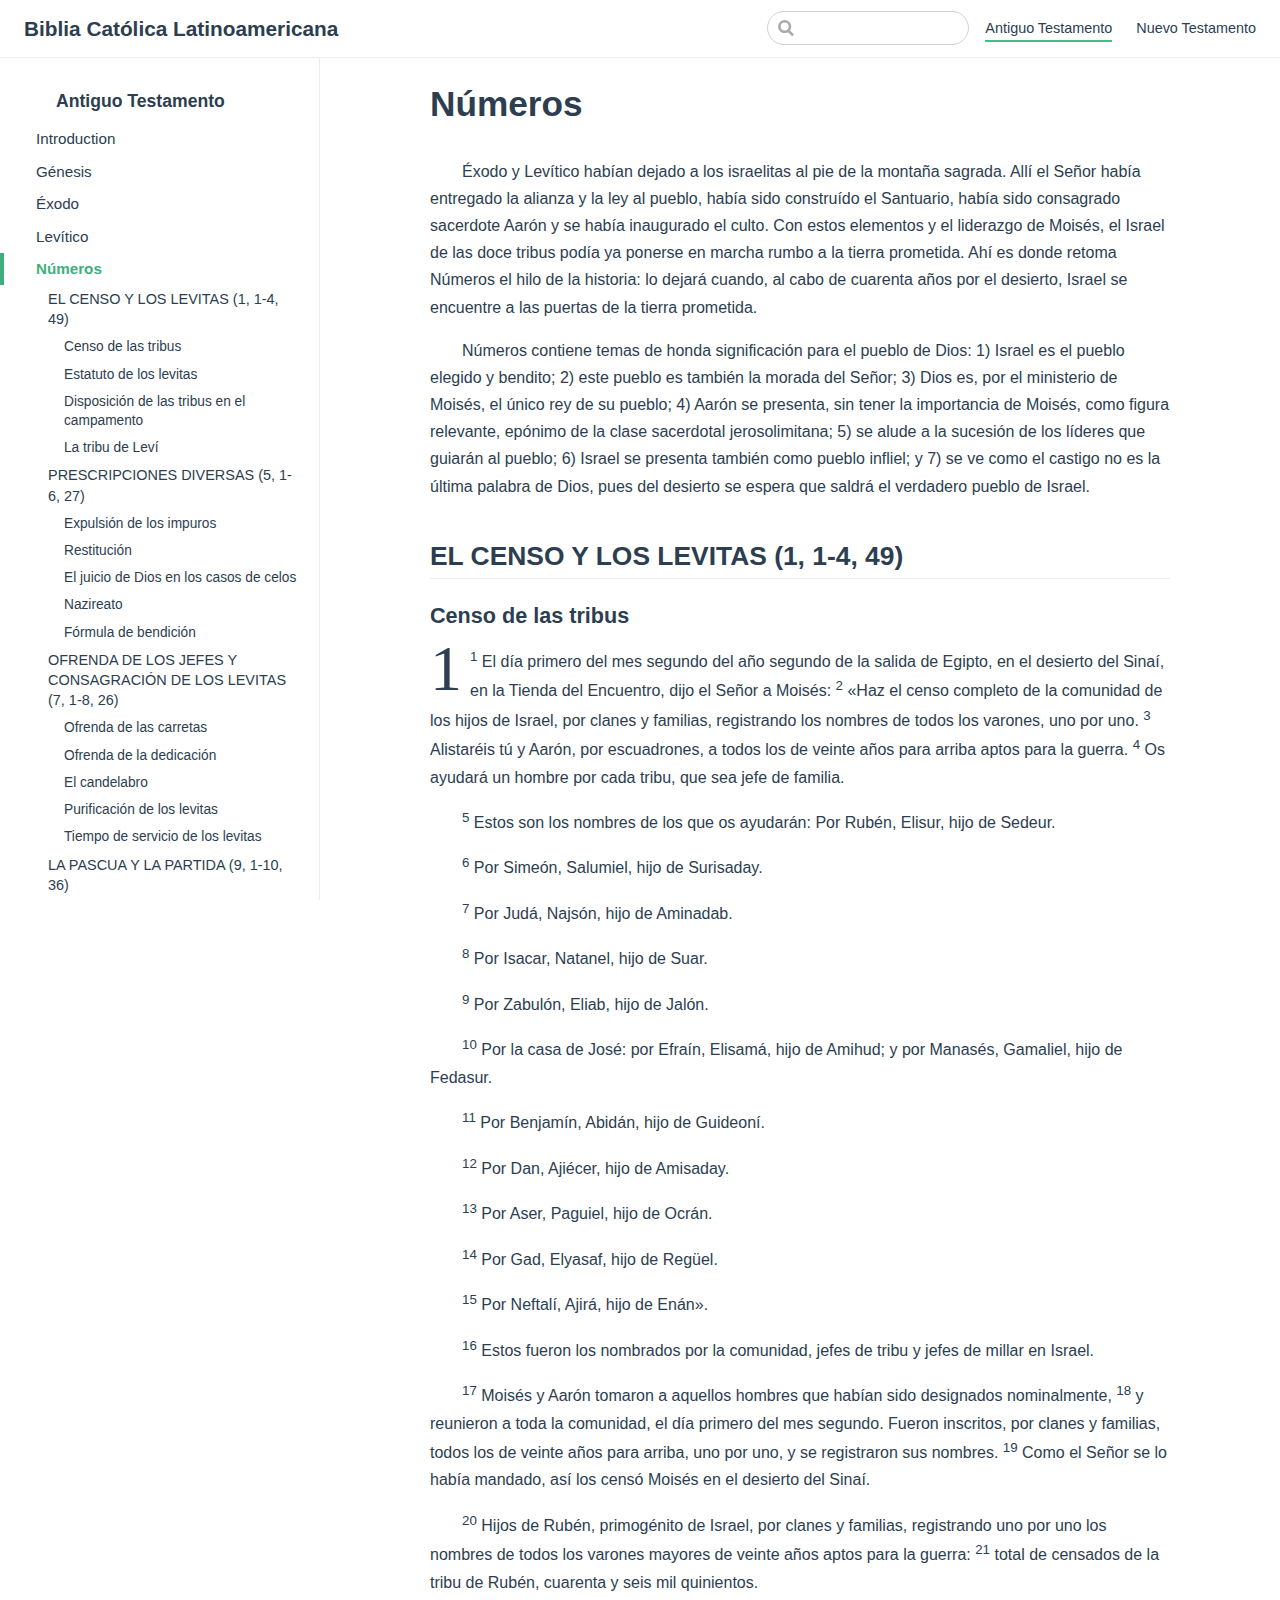
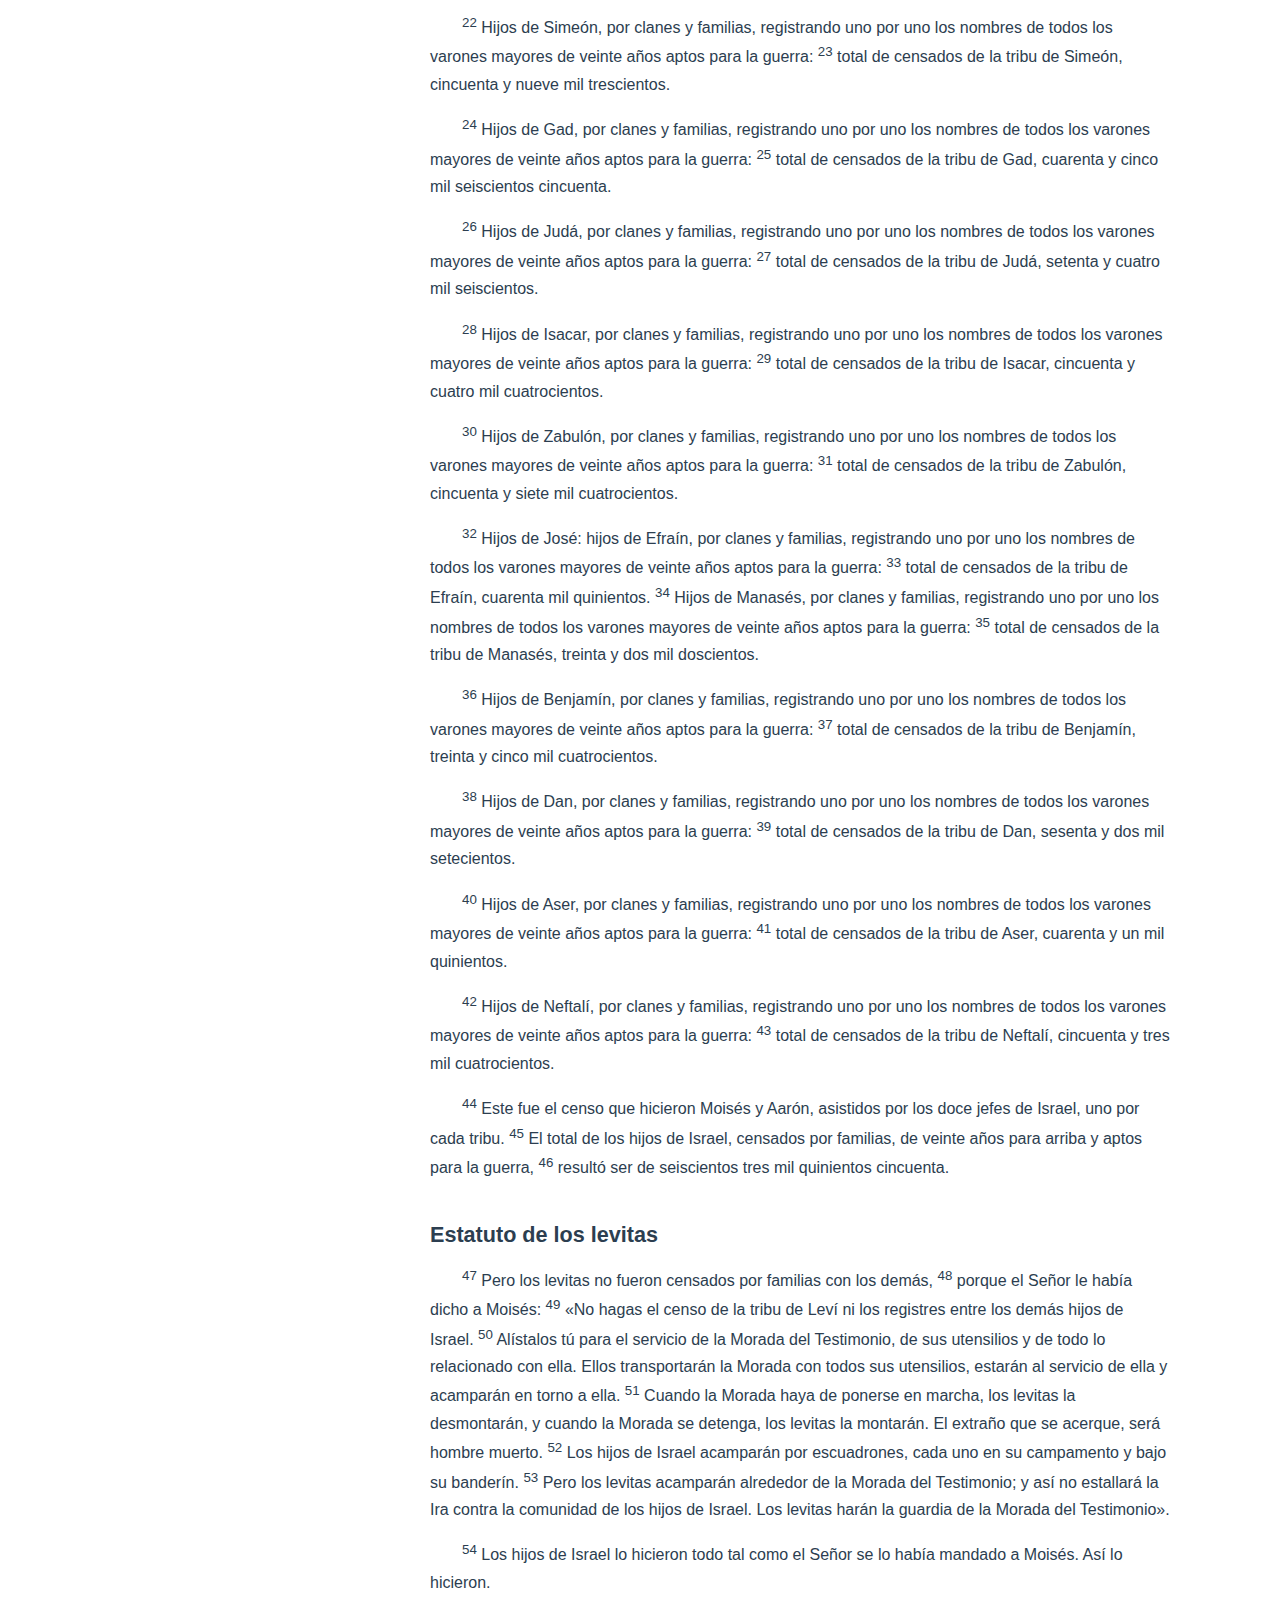
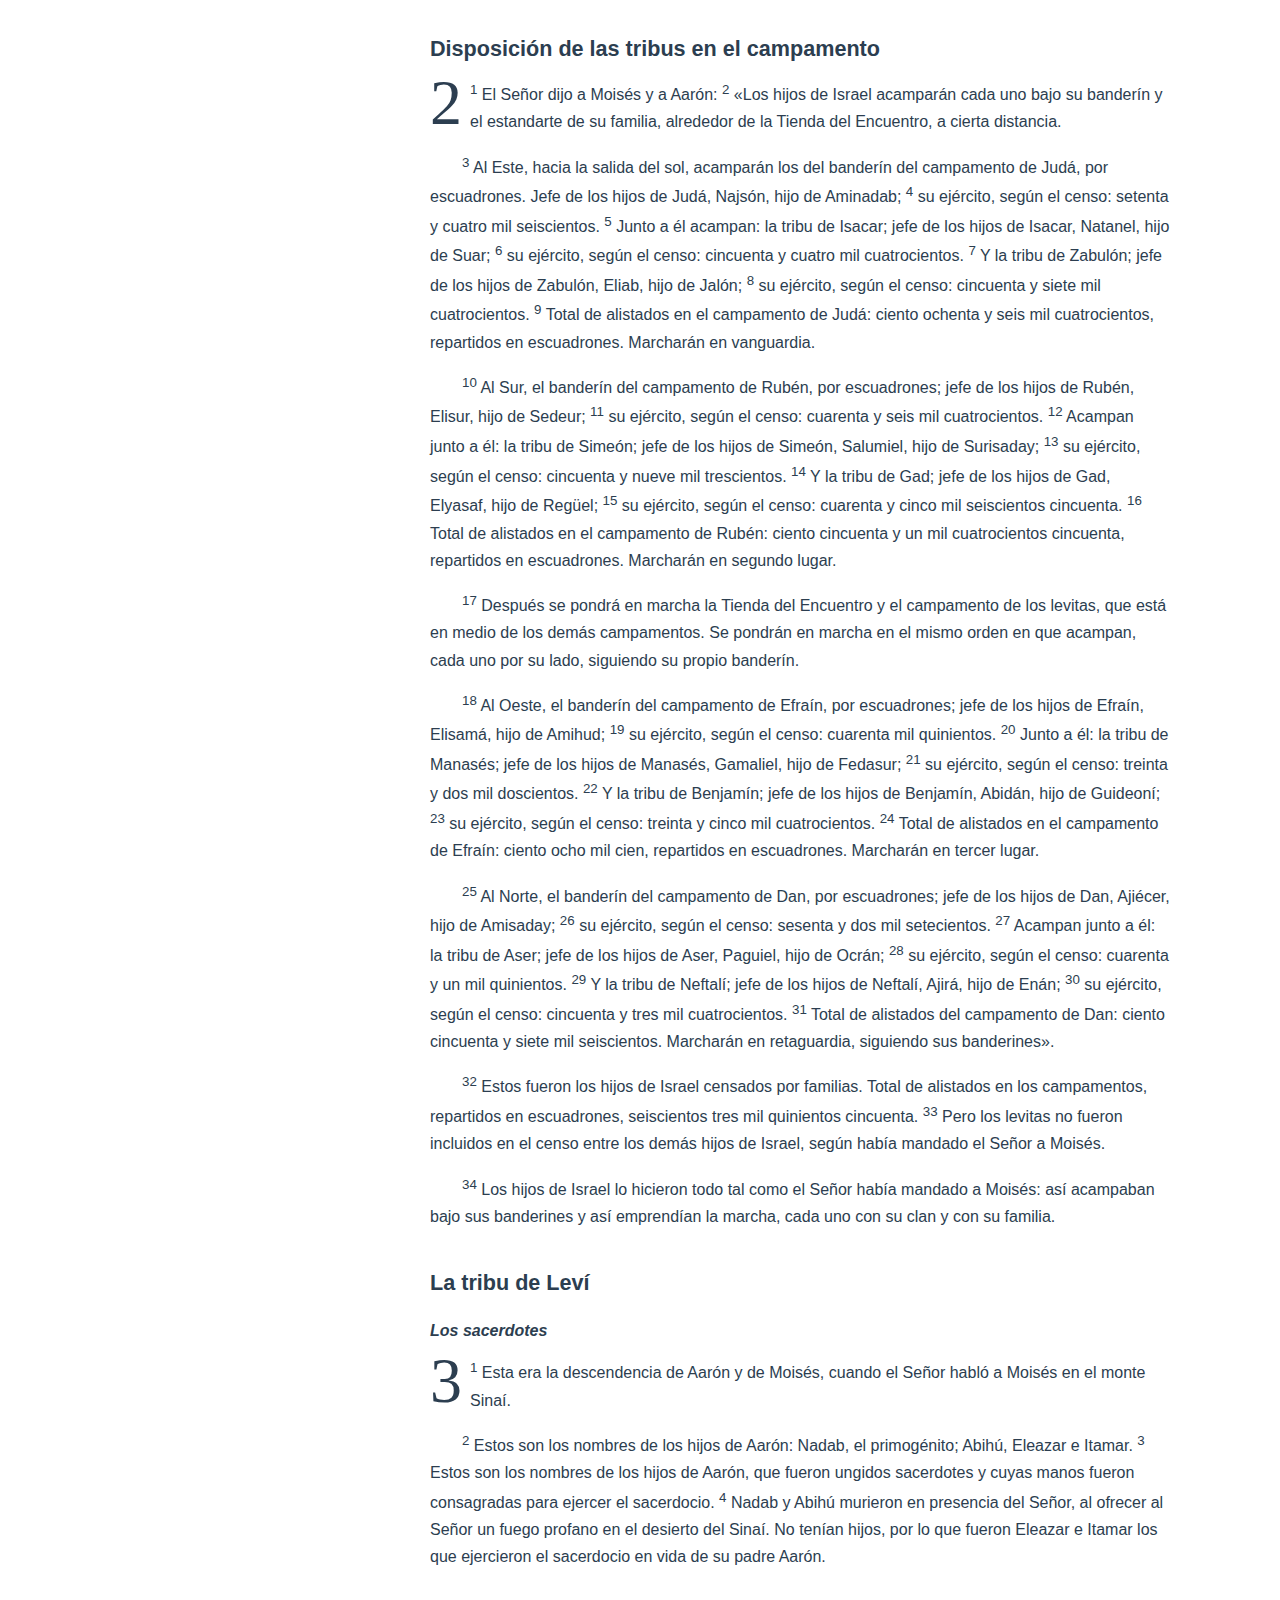
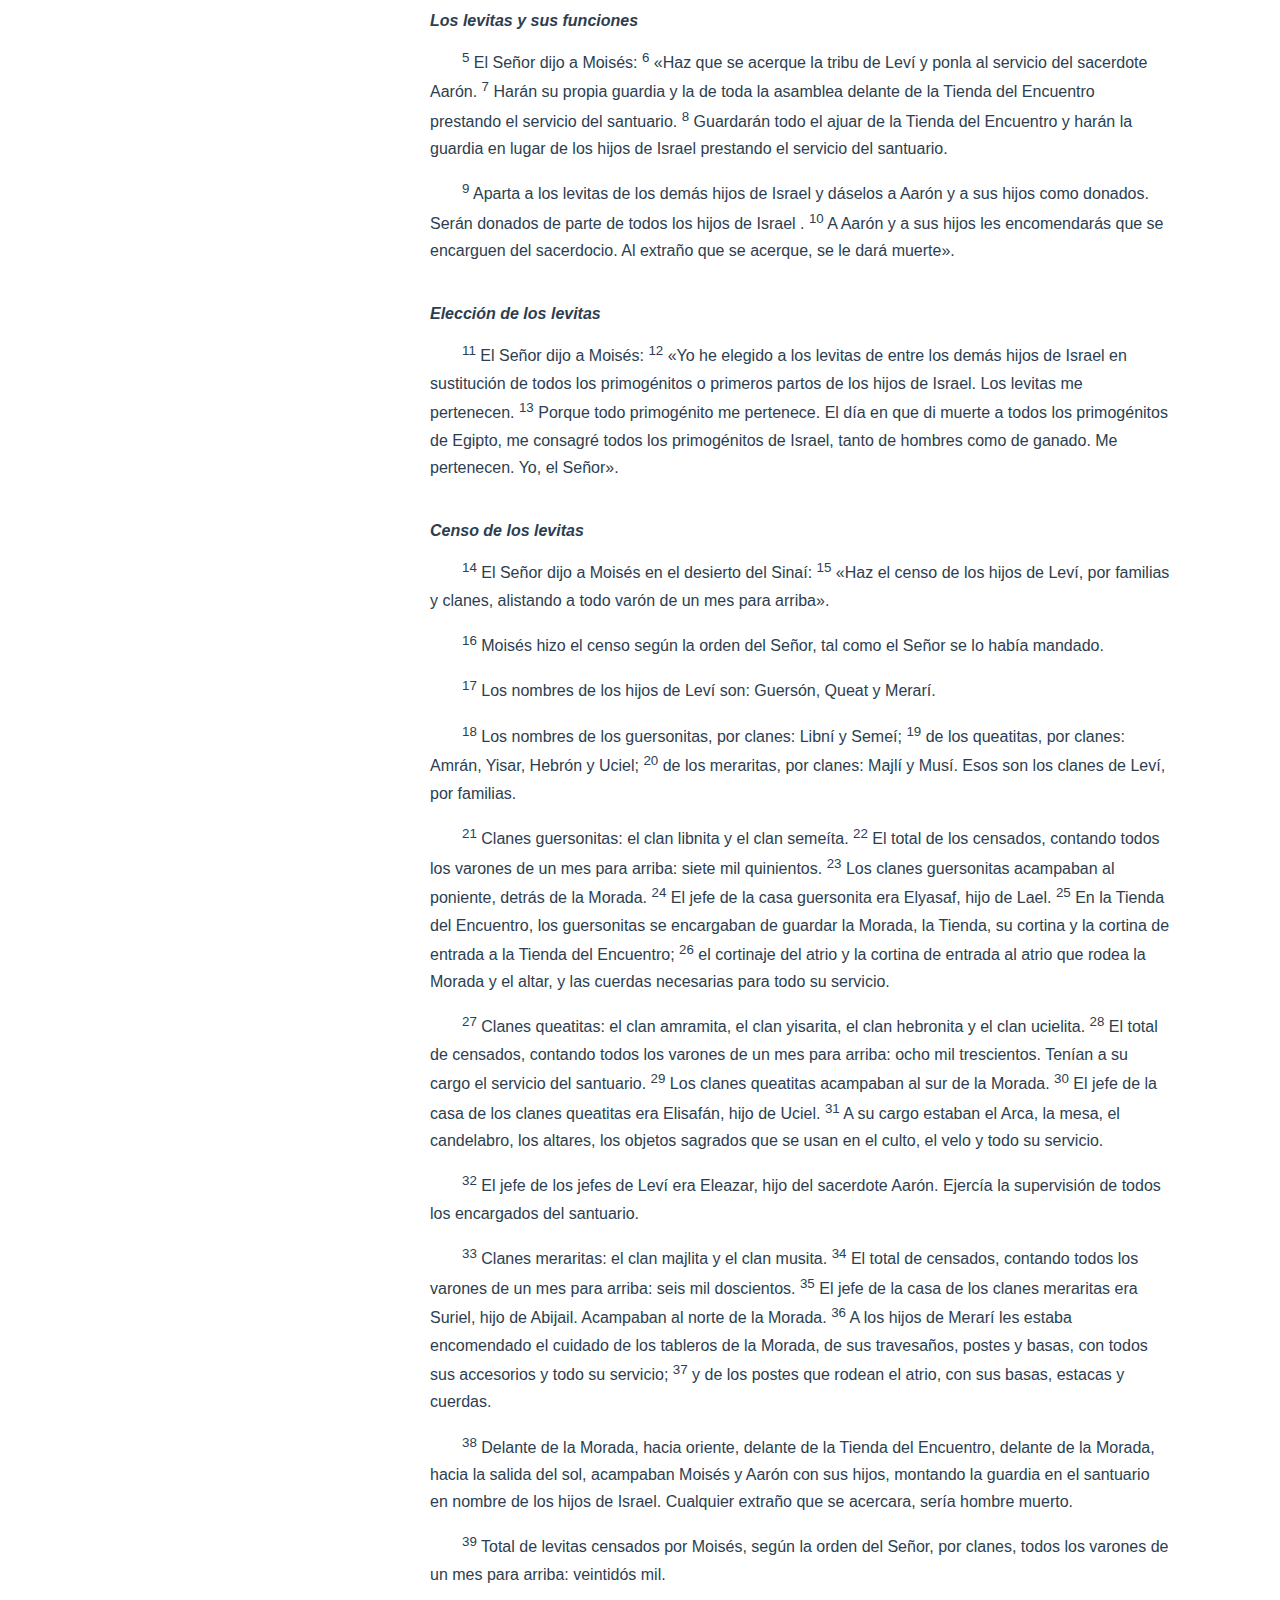
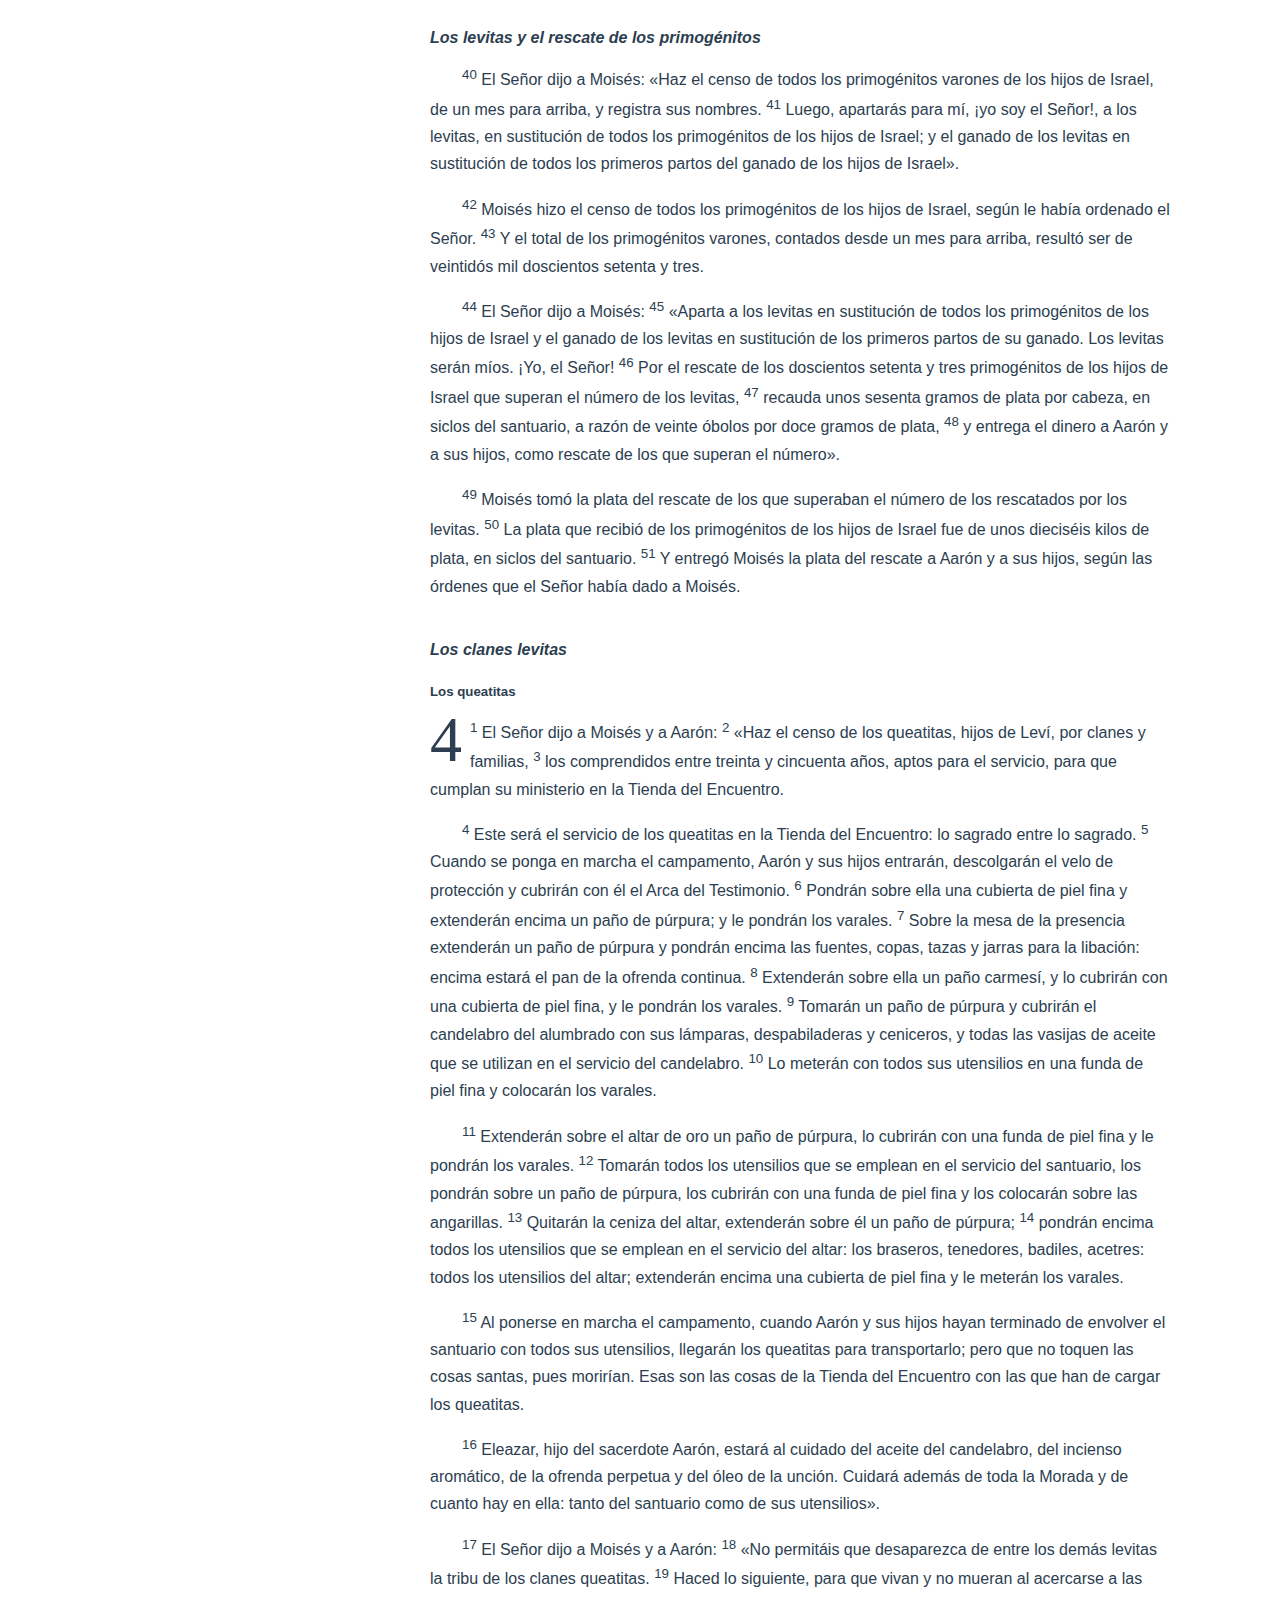
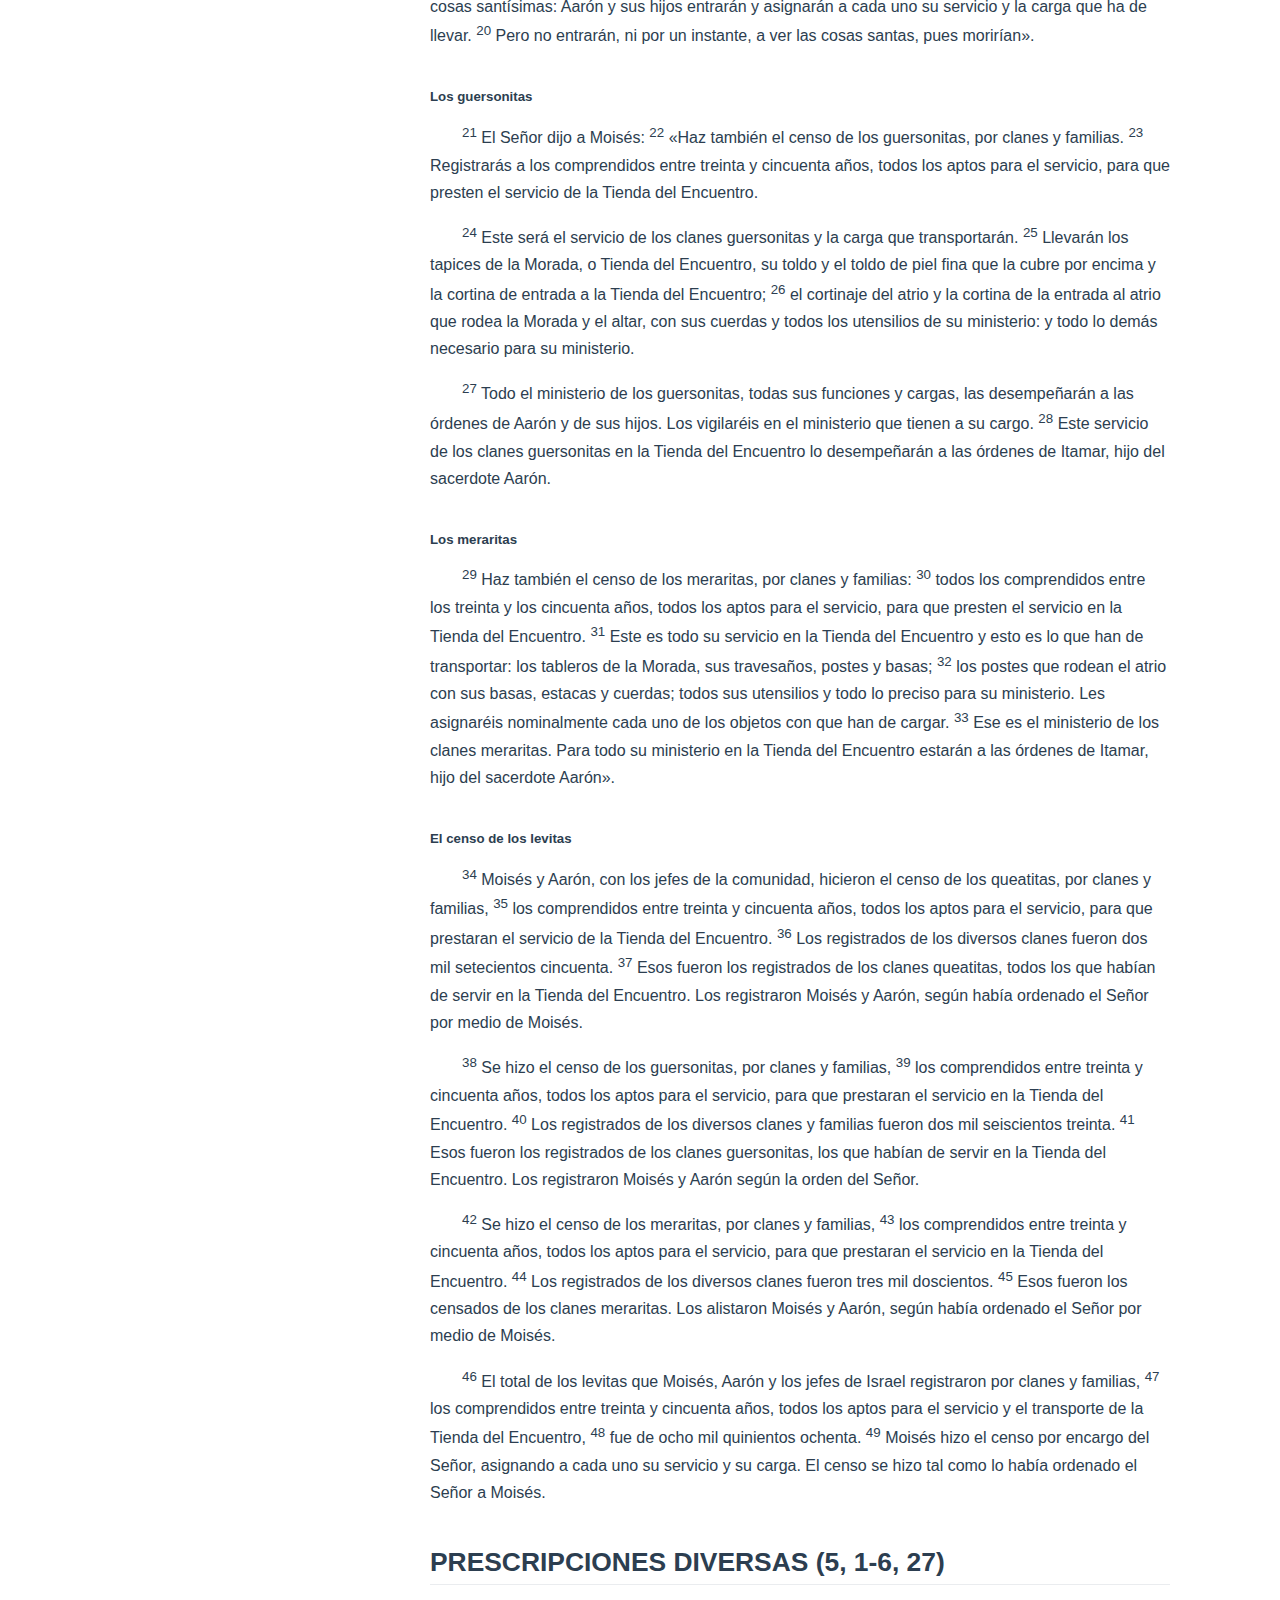
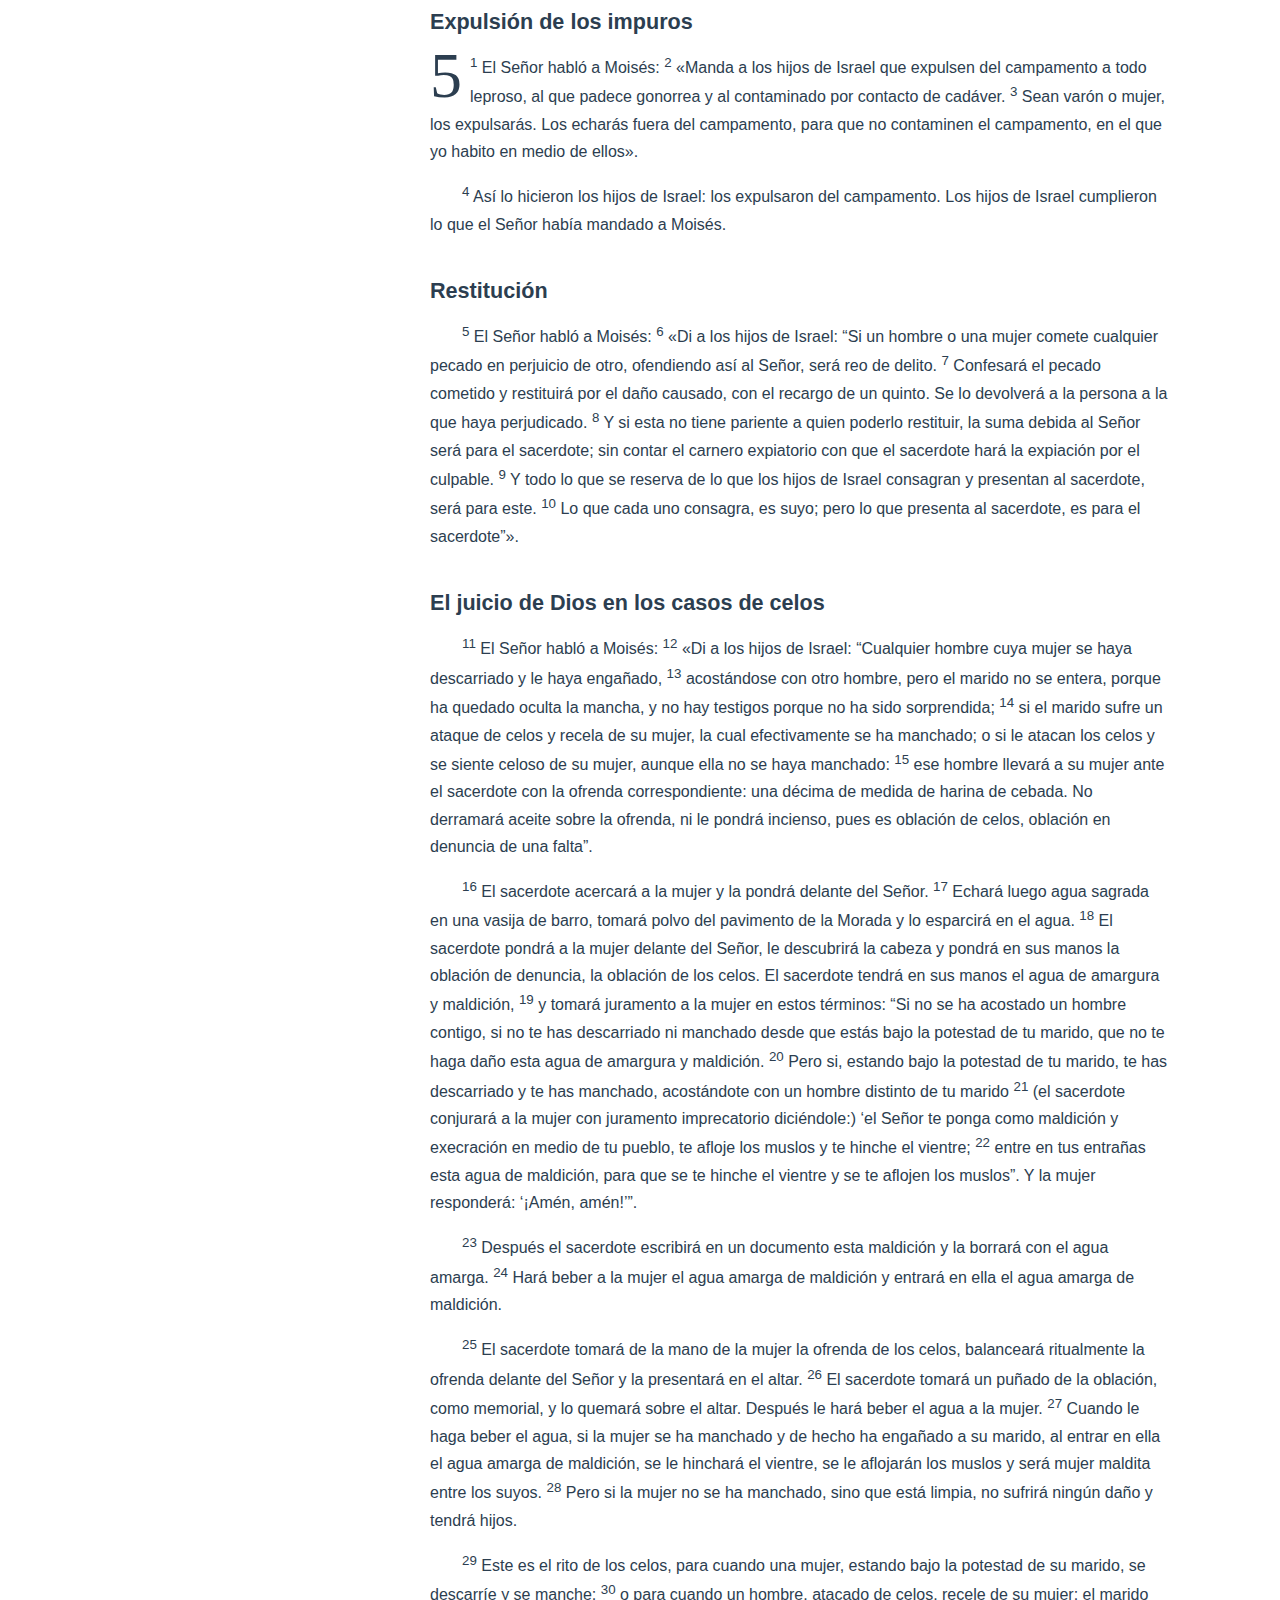
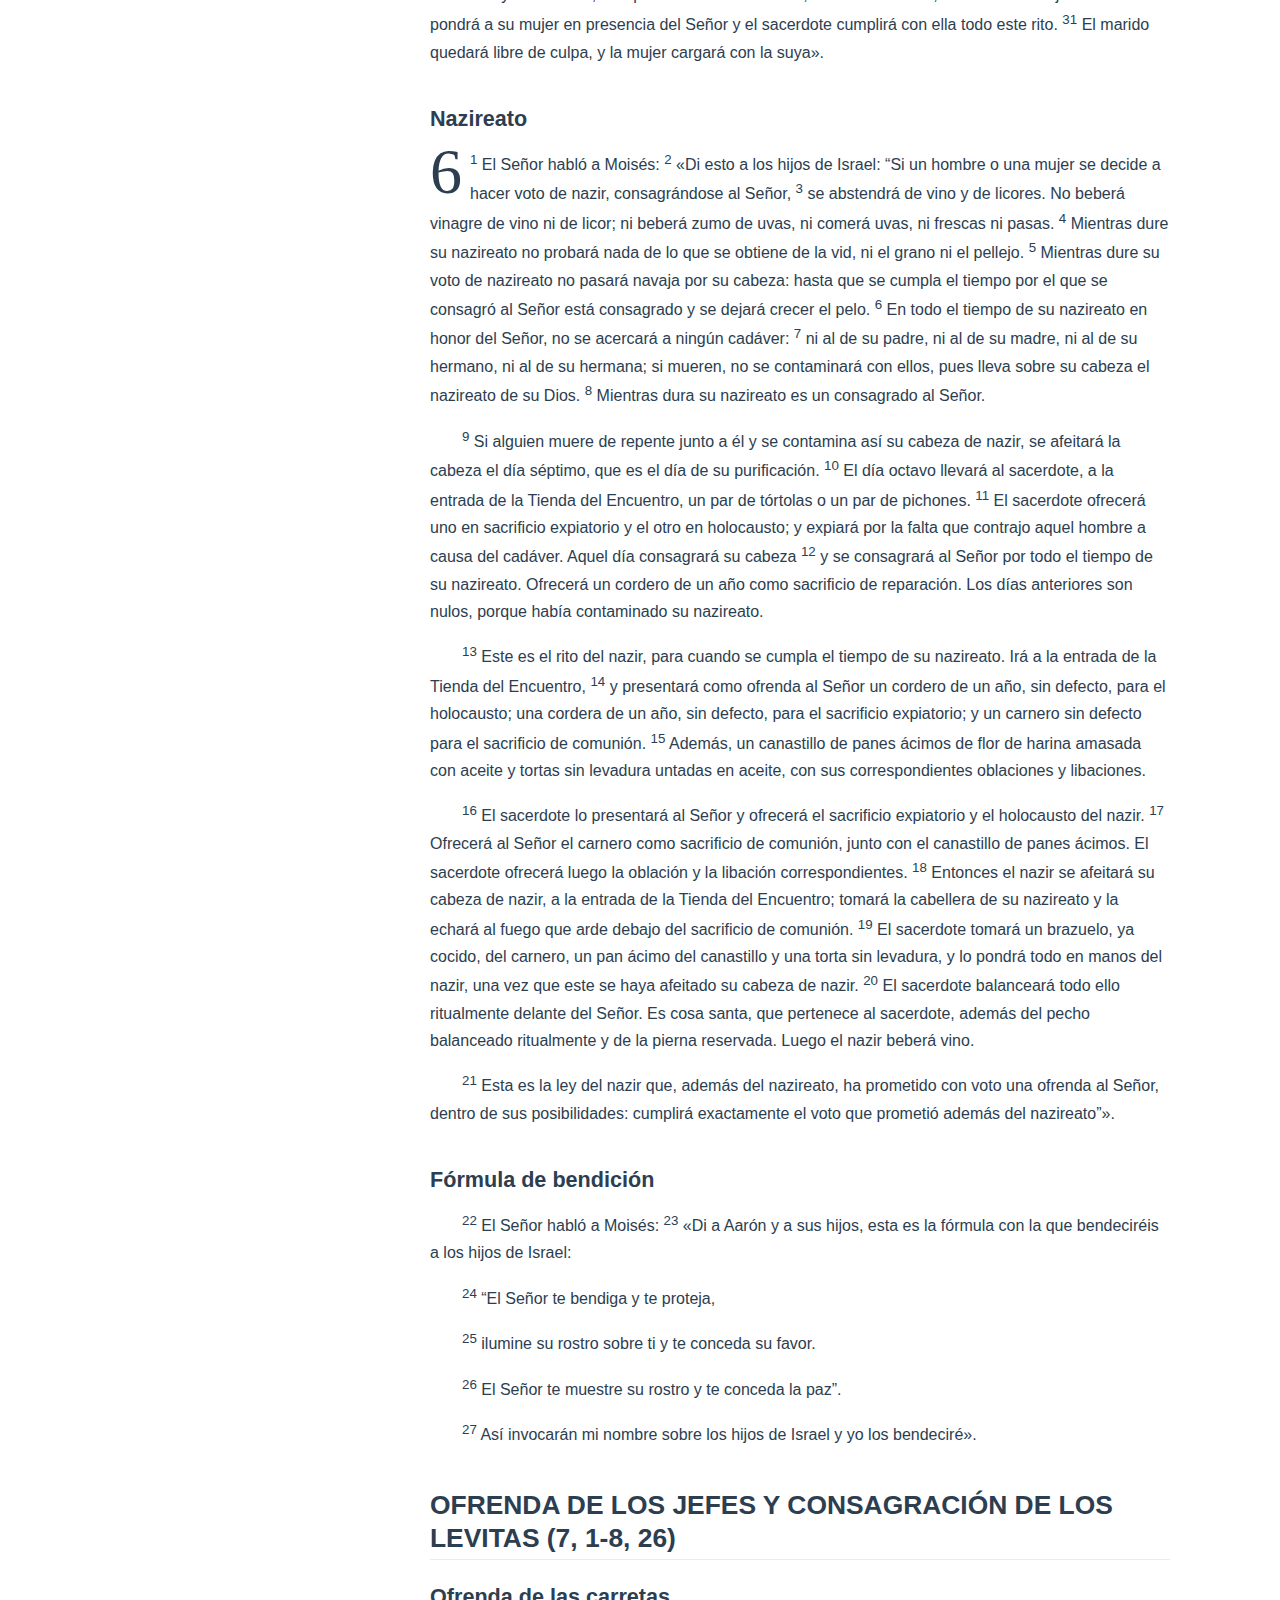
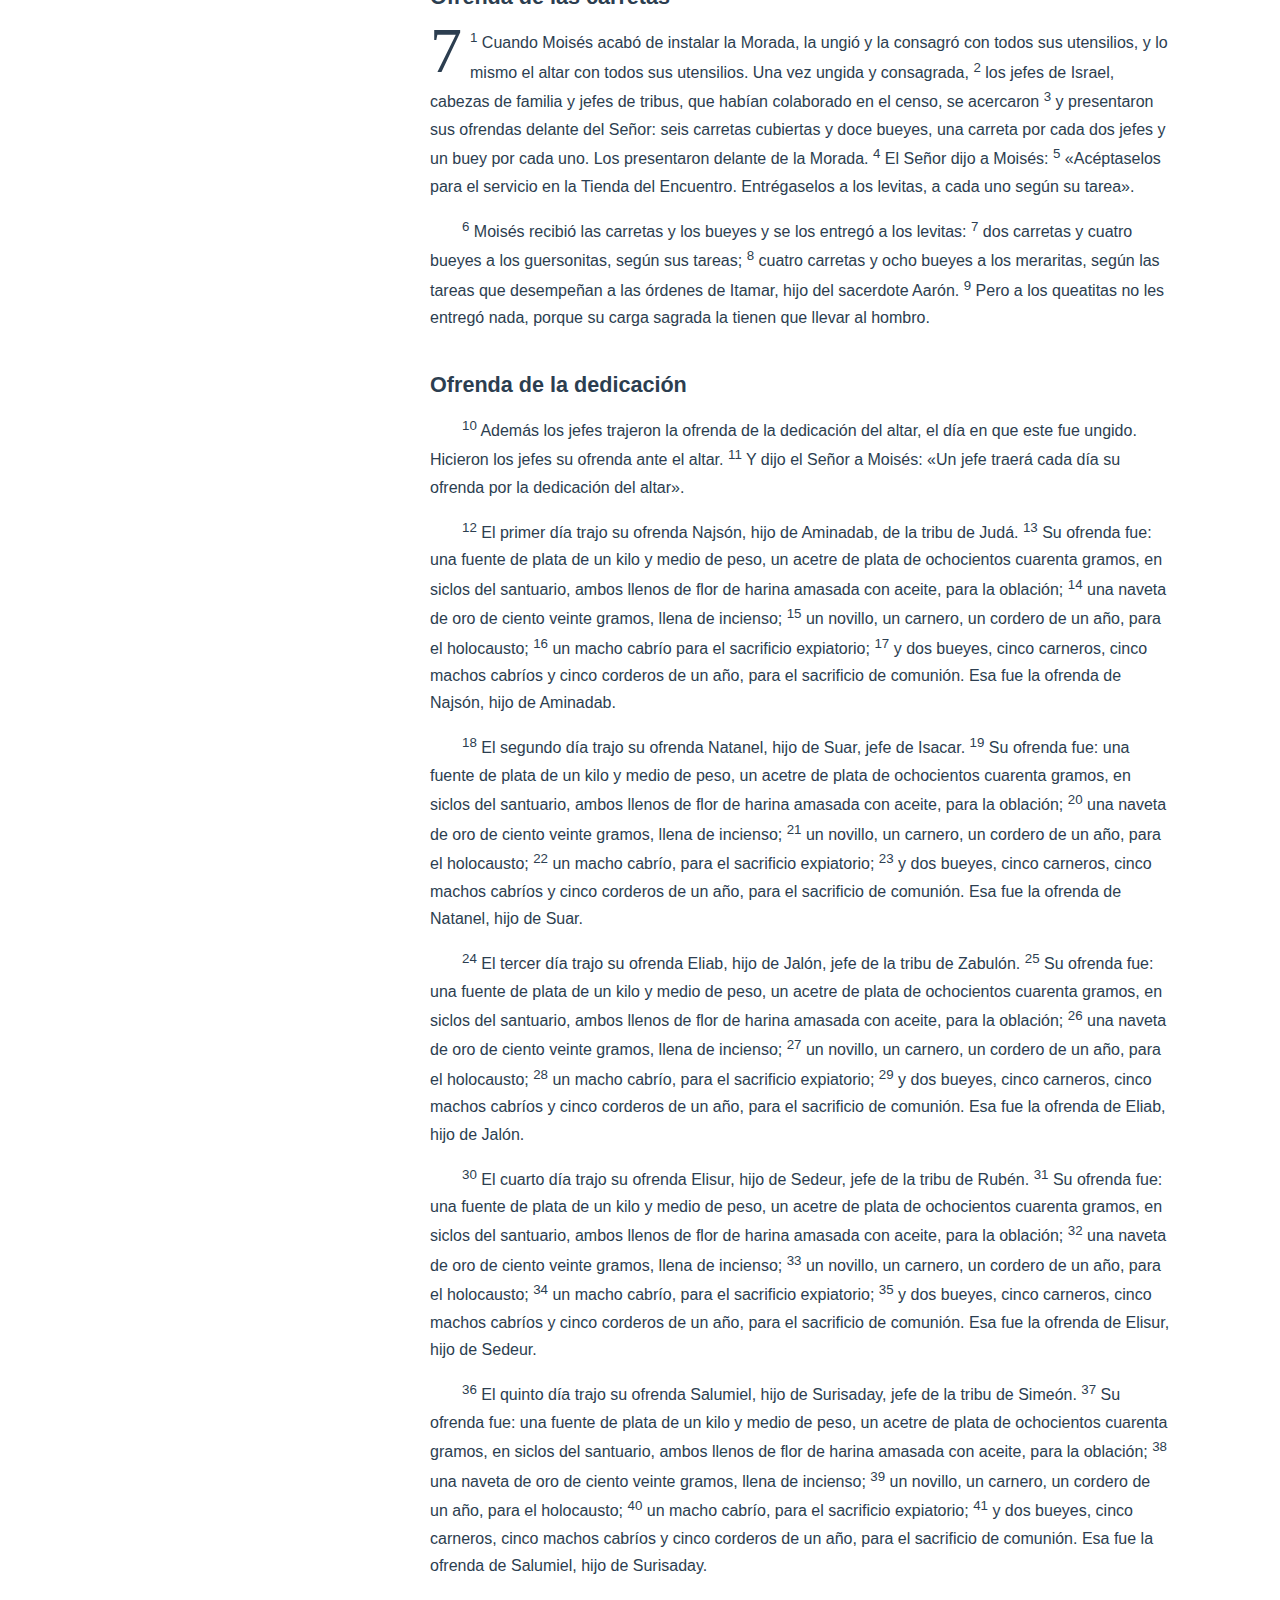
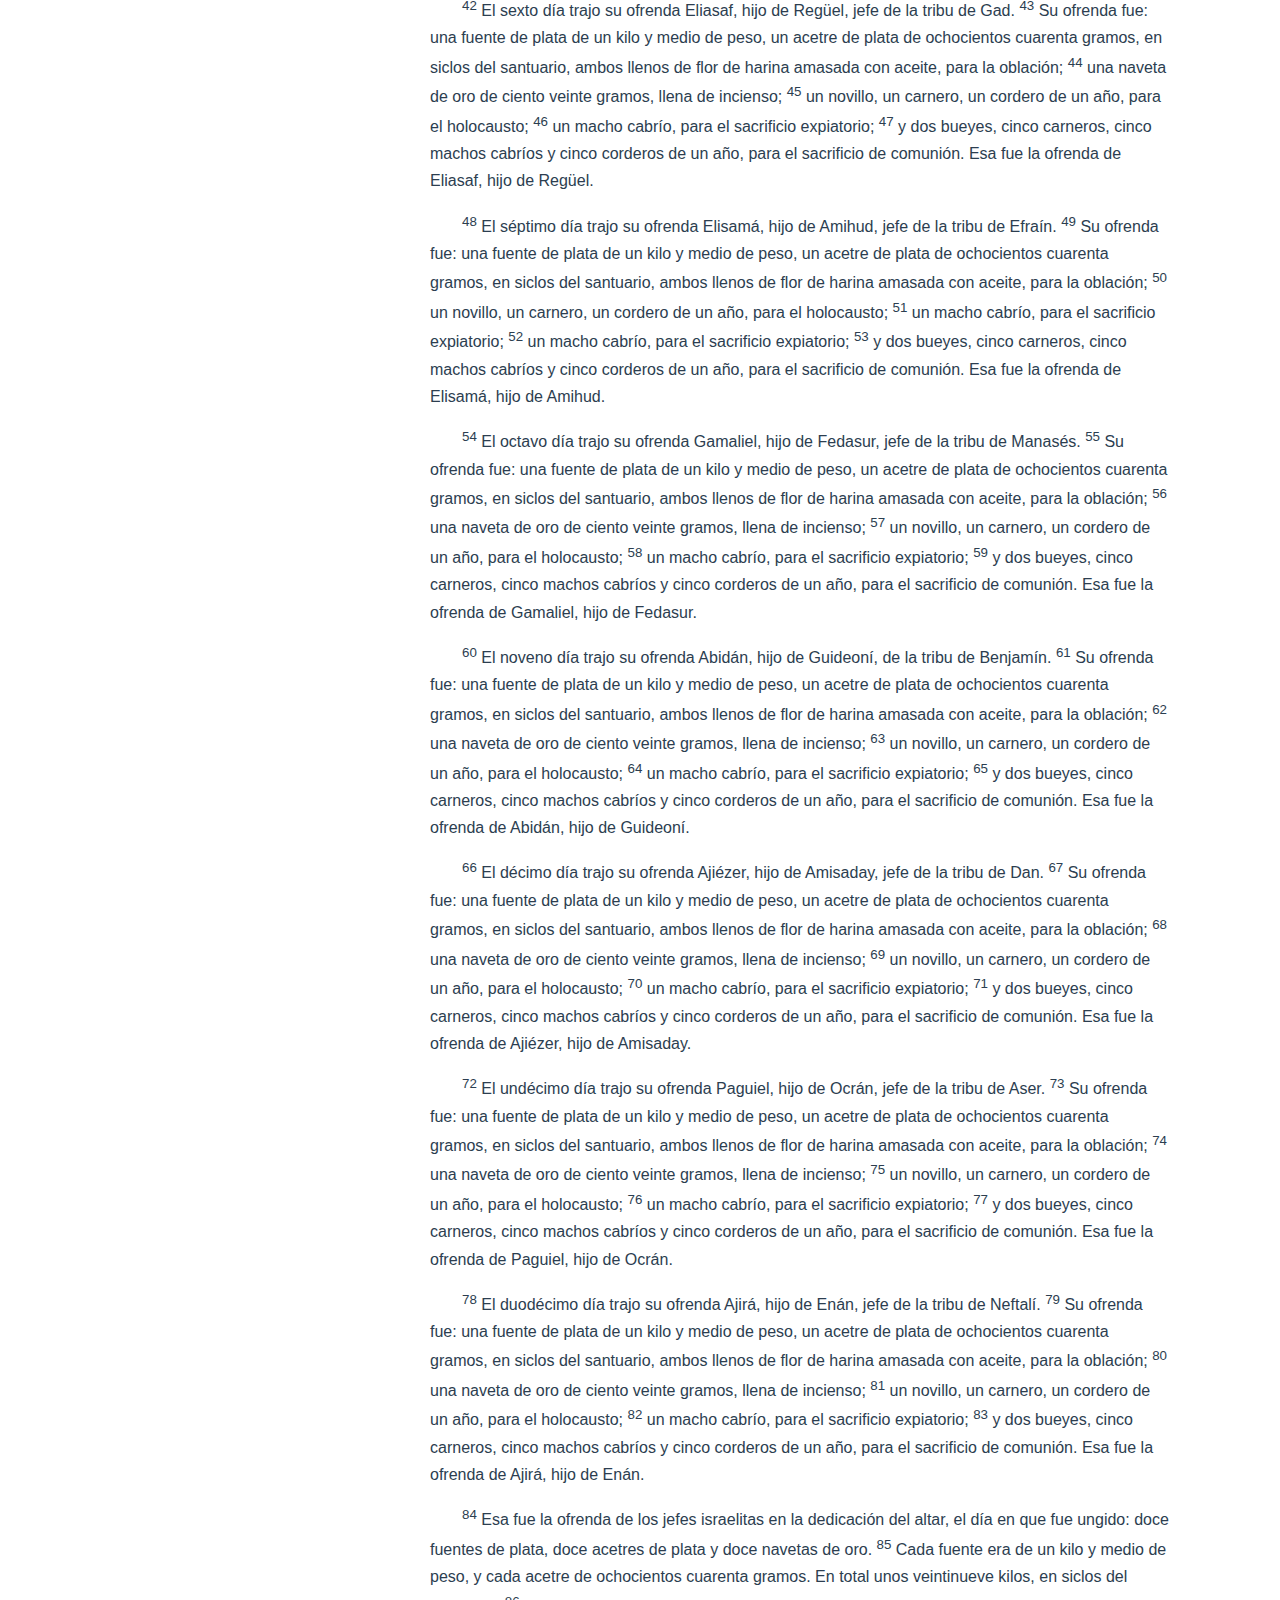
<file: antiguo-testamento/numeros.html>
<!DOCTYPE html>
<html lang="en-US">
  <head>
    <meta charset="utf-8">
    <meta name="viewport" content="width=device-width,initial-scale=1">
    <title>Números | Biblia Católica Latinoamericana</title>
    <meta name="generator" content="VuePress 1.8.2">
    
    <meta name="description" content="Biblia Católica Latinoamericana en línea">
    <meta name="theme-color" content="#3eaf7c">
    <meta name="apple-mobile-web-app-capable" content="yes">
    <meta name="apple-mobile-web-app-status-bar-style" content="black">
    
    <link rel="preload" href="/assets/css/0.styles.00d59753.css" as="style"><link rel="preload" href="/assets/js/app.15622795.js" as="script"><link rel="preload" href="/assets/js/2.c14baff2.js" as="script"><link rel="preload" href="/assets/js/15.29ed3ac4.js" as="script"><link rel="prefetch" href="/assets/js/10.e264e53a.js"><link rel="prefetch" href="/assets/js/11.49f4cedc.js"><link rel="prefetch" href="/assets/js/12.a9cfa1e2.js"><link rel="prefetch" href="/assets/js/13.c2d996f6.js"><link rel="prefetch" href="/assets/js/14.f6ee195d.js"><link rel="prefetch" href="/assets/js/16.53fa5c7b.js"><link rel="prefetch" href="/assets/js/17.63ce9368.js"><link rel="prefetch" href="/assets/js/18.cc403a40.js"><link rel="prefetch" href="/assets/js/19.b7d3ea54.js"><link rel="prefetch" href="/assets/js/3.7cbd3948.js"><link rel="prefetch" href="/assets/js/4.43d62325.js"><link rel="prefetch" href="/assets/js/5.77d67333.js"><link rel="prefetch" href="/assets/js/6.a3c9e121.js"><link rel="prefetch" href="/assets/js/7.ead6871c.js"><link rel="prefetch" href="/assets/js/8.ba2fa5a8.js"><link rel="prefetch" href="/assets/js/9.5bf90633.js">
    <link rel="stylesheet" href="/assets/css/0.styles.00d59753.css">
  </head>
  <body>
    <div id="app" data-server-rendered="true"><div class="theme-container"><header class="navbar"><div class="sidebar-button"><svg xmlns="http://www.w3.org/2000/svg" aria-hidden="true" role="img" viewBox="0 0 448 512" class="icon"><path fill="currentColor" d="M436 124H12c-6.627 0-12-5.373-12-12V80c0-6.627 5.373-12 12-12h424c6.627 0 12 5.373 12 12v32c0 6.627-5.373 12-12 12zm0 160H12c-6.627 0-12-5.373-12-12v-32c0-6.627 5.373-12 12-12h424c6.627 0 12 5.373 12 12v32c0 6.627-5.373 12-12 12zm0 160H12c-6.627 0-12-5.373-12-12v-32c0-6.627 5.373-12 12-12h424c6.627 0 12 5.373 12 12v32c0 6.627-5.373 12-12 12z"></path></svg></div> <a href="/" class="home-link router-link-active"><!----> <span class="site-name">Biblia Católica Latinoamericana</span></a> <div class="links"><div class="search-box"><input aria-label="Search" autocomplete="off" spellcheck="false" value=""> <!----></div> <nav class="nav-links can-hide"><div class="nav-item"><a href="/antiguo-testamento/" class="nav-link router-link-active">
  Antiguo Testamento
</a></div><div class="nav-item"><a href="/nuevo-testamento/" class="nav-link">
  Nuevo Testamento
</a></div> <!----></nav></div></header> <div class="sidebar-mask"></div> <aside class="sidebar"><nav class="nav-links"><div class="nav-item"><a href="/antiguo-testamento/" class="nav-link router-link-active">
  Antiguo Testamento
</a></div><div class="nav-item"><a href="/nuevo-testamento/" class="nav-link">
  Nuevo Testamento
</a></div> <!----></nav>  <ul class="sidebar-links"><li><section class="sidebar-group depth-0"><p class="sidebar-heading open"><span>Antiguo Testamento</span> <!----></p> <ul class="sidebar-links sidebar-group-items"><li><a href="/antiguo-testamento/" aria-current="page" class="sidebar-link">Introduction</a></li><li><a href="/antiguo-testamento/genesis.html" class="sidebar-link">Génesis</a></li><li><a href="/antiguo-testamento/exodo.html" class="sidebar-link">Éxodo</a></li><li><a href="/antiguo-testamento/levitico.html" class="sidebar-link">Levítico</a></li><li><a href="/antiguo-testamento/numeros.html" aria-current="page" class="active sidebar-link">Números</a><ul class="sidebar-sub-headers"><li class="sidebar-sub-header"><a href="/antiguo-testamento/numeros.html#el-censo-y-los-levitas-1-1-4-49" class="sidebar-link">EL CENSO Y LOS LEVITAS (1, 1-4, 49)</a><ul class="sidebar-sub-headers"><li class="sidebar-sub-header"><a href="/antiguo-testamento/numeros.html#censo-de-las-tribus" class="sidebar-link">Censo de las tribus</a></li><li class="sidebar-sub-header"><a href="/antiguo-testamento/numeros.html#estatuto-de-los-levitas" class="sidebar-link">Estatuto de los levitas</a></li><li class="sidebar-sub-header"><a href="/antiguo-testamento/numeros.html#disposicion-de-las-tribus-en-el-campamento" class="sidebar-link">Disposición de las tribus en el campamento</a></li><li class="sidebar-sub-header"><a href="/antiguo-testamento/numeros.html#la-tribu-de-levi" class="sidebar-link">La tribu de Leví</a></li></ul></li><li class="sidebar-sub-header"><a href="/antiguo-testamento/numeros.html#prescripciones-diversas-5-1-6-27" class="sidebar-link">PRESCRIPCIONES DIVERSAS (5, 1-6, 27)</a><ul class="sidebar-sub-headers"><li class="sidebar-sub-header"><a href="/antiguo-testamento/numeros.html#expulsion-de-los-impuros" class="sidebar-link">Expulsión de los impuros</a></li><li class="sidebar-sub-header"><a href="/antiguo-testamento/numeros.html#restitucion" class="sidebar-link">Restitución</a></li><li class="sidebar-sub-header"><a href="/antiguo-testamento/numeros.html#el-juicio-de-dios-en-los-casos-de-celos" class="sidebar-link">El juicio de Dios en los casos de celos</a></li><li class="sidebar-sub-header"><a href="/antiguo-testamento/numeros.html#nazireato" class="sidebar-link">Nazireato</a></li><li class="sidebar-sub-header"><a href="/antiguo-testamento/numeros.html#formula-de-bendicion" class="sidebar-link">Fórmula de bendición</a></li></ul></li><li class="sidebar-sub-header"><a href="/antiguo-testamento/numeros.html#ofrenda-de-los-jefes-y-consagracion-de-los-levitas-7-1-8-26" class="sidebar-link">OFRENDA DE LOS JEFES Y CONSAGRACIÓN DE LOS LEVITAS (7, 1-8, 26)</a><ul class="sidebar-sub-headers"><li class="sidebar-sub-header"><a href="/antiguo-testamento/numeros.html#ofrenda-de-las-carretas" class="sidebar-link">Ofrenda de las carretas</a></li><li class="sidebar-sub-header"><a href="/antiguo-testamento/numeros.html#ofrenda-de-la-dedicacion" class="sidebar-link">Ofrenda de la dedicación</a></li><li class="sidebar-sub-header"><a href="/antiguo-testamento/numeros.html#el-candelabro" class="sidebar-link">El candelabro</a></li><li class="sidebar-sub-header"><a href="/antiguo-testamento/numeros.html#purificacion-de-los-levitas" class="sidebar-link">Purificación de los levitas</a></li><li class="sidebar-sub-header"><a href="/antiguo-testamento/numeros.html#tiempo-de-servicio-de-los-levitas" class="sidebar-link">Tiempo de servicio de los levitas</a></li></ul></li><li class="sidebar-sub-header"><a href="/antiguo-testamento/numeros.html#la-pascua-y-la-partida-9-1-10-36" class="sidebar-link">LA PASCUA Y LA PARTIDA (9, 1-10, 36)</a><ul class="sidebar-sub-headers"><li class="sidebar-sub-header"><a href="/antiguo-testamento/numeros.html#casos-particulares" class="sidebar-link">Casos particulares</a></li><li class="sidebar-sub-header"><a href="/antiguo-testamento/numeros.html#la-nube" class="sidebar-link">La Nube</a></li><li class="sidebar-sub-header"><a href="/antiguo-testamento/numeros.html#las-trompetas" class="sidebar-link">Las trompetas</a></li><li class="sidebar-sub-header"><a href="/antiguo-testamento/numeros.html#orden-de-marcha" class="sidebar-link">Orden de marcha</a></li><li class="sidebar-sub-header"><a href="/antiguo-testamento/numeros.html#propuesta-de-moises-a-su-suegro" class="sidebar-link">Propuesta de Moisés a su suegro</a></li><li class="sidebar-sub-header"><a href="/antiguo-testamento/numeros.html#la-partida" class="sidebar-link">La partida</a></li></ul></li><li class="sidebar-sub-header"><a href="/antiguo-testamento/numeros.html#etapas-en-el-desierto-11-1-14-45" class="sidebar-link">ETAPAS EN EL DESIERTO (11, 1-14, 45)</a><ul class="sidebar-sub-headers"><li class="sidebar-sub-header"><a href="/antiguo-testamento/numeros.html#tabera" class="sidebar-link">Taberá</a></li><li class="sidebar-sub-header"><a href="/antiguo-testamento/numeros.html#quibrot-hatava" class="sidebar-link">Quibrot Hatavá</a></li><li class="sidebar-sub-header"><a href="/antiguo-testamento/numeros.html#jaserot-quejas-de-maria-y-aaron" class="sidebar-link">Jaserot: Quejas de María y Aarón</a></li><li class="sidebar-sub-header"><a href="/antiguo-testamento/numeros.html#desierto-de-faran" class="sidebar-link">Desierto de Farán</a></li><li class="sidebar-sub-header"><a href="/antiguo-testamento/numeros.html#vana-tentativa-de-los-israelitas" class="sidebar-link">Vana tentativa de los israelitas</a></li></ul></li><li class="sidebar-sub-header"><a href="/antiguo-testamento/numeros.html#normas-sobre-los-sacrificios-poderes-de-sacerdotes-y-levitas-15-1-19-22" class="sidebar-link">NORMAS SOBRE LOS SACRIFICIOS, PODERES DE SACERDOTES Y LEVITAS (15, 1-19, 22)</a><ul class="sidebar-sub-headers"><li class="sidebar-sub-header"><a href="/antiguo-testamento/numeros.html#oblaciones-que-acompanan-a-los-sacrificios" class="sidebar-link">Oblaciones que acompañan a los sacrificios</a></li><li class="sidebar-sub-header"><a href="/antiguo-testamento/numeros.html#las-primicias-del-pan" class="sidebar-link">Las primicias del pan</a></li><li class="sidebar-sub-header"><a href="/antiguo-testamento/numeros.html#expiacion-de-las-faltas-por-ignorancia" class="sidebar-link">Expiación de las faltas por ignorancia</a></li><li class="sidebar-sub-header"><a href="/antiguo-testamento/numeros.html#violacion-del-sabado" class="sidebar-link">Violación del sábado</a></li><li class="sidebar-sub-header"><a href="/antiguo-testamento/numeros.html#los-flecos-de-los-vestidos" class="sidebar-link">Los flecos de los vestidos</a></li><li class="sidebar-sub-header"><a href="/antiguo-testamento/numeros.html#rebelion-de-core-datan-y-abiron" class="sidebar-link">Rebelión de Coré, Datán y Abirón</a></li><li class="sidebar-sub-header"><a href="/antiguo-testamento/numeros.html#castigo-de-core-datan-y-abiron" class="sidebar-link">Castigo de Coré, Datán y Abirón</a></li><li class="sidebar-sub-header"><a href="/antiguo-testamento/numeros.html#los-incensarios-de-los-partidarios-de-core" class="sidebar-link">Los incensarios de los partidarios de Coré</a></li><li class="sidebar-sub-header"><a href="/antiguo-testamento/numeros.html#plaga-e-intercesion-de-aaron" class="sidebar-link">Plaga e intercesión de Aarón</a></li><li class="sidebar-sub-header"><a href="/antiguo-testamento/numeros.html#la-vara-de-aaron" class="sidebar-link">La vara de Aarón</a></li><li class="sidebar-sub-header"><a href="/antiguo-testamento/numeros.html#funcion-expiatoria-del-sacerdocio" class="sidebar-link">Función expiatoria del sacerdocio</a></li><li class="sidebar-sub-header"><a href="/antiguo-testamento/numeros.html#derechos-de-los-sacerdotes" class="sidebar-link">Derechos de los sacerdotes</a></li><li class="sidebar-sub-header"><a href="/antiguo-testamento/numeros.html#derechos-de-los-levitas" class="sidebar-link">Derechos de los levitas</a></li><li class="sidebar-sub-header"><a href="/antiguo-testamento/numeros.html#los-diezmos" class="sidebar-link">Los diezmos</a></li><li class="sidebar-sub-header"><a href="/antiguo-testamento/numeros.html#las-cenizas-de-la-vaca-roja" class="sidebar-link">Las cenizas de la vaca roja</a></li><li class="sidebar-sub-header"><a href="/antiguo-testamento/numeros.html#casos-de-inpureza" class="sidebar-link">Casos de inpureza</a></li><li class="sidebar-sub-header"><a href="/antiguo-testamento/numeros.html#el-rito-del-agua-expiatoria" class="sidebar-link">El rito del agua expiatoria</a></li></ul></li><li class="sidebar-sub-header"><a href="/antiguo-testamento/numeros.html#de-cades-a-moab-20-1-25-18" class="sidebar-link">DE CADÉS A MOAB (20, 1-25, 18)</a><ul class="sidebar-sub-headers"><li class="sidebar-sub-header"><a href="/antiguo-testamento/numeros.html#el-agua-de-la-roca" class="sidebar-link">El agua de la roca</a></li><li class="sidebar-sub-header"><a href="/antiguo-testamento/numeros.html#el-rey-de-edon-les-niega-el-paso" class="sidebar-link">El rey de Edón les niega el paso</a></li><li class="sidebar-sub-header"><a href="/antiguo-testamento/numeros.html#muerte-de-aaron" class="sidebar-link">Muerte de Aarón</a></li><li class="sidebar-sub-header"><a href="/antiguo-testamento/numeros.html#toma-de-jorma" class="sidebar-link">Toma de Jormá</a></li><li class="sidebar-sub-header"><a href="/antiguo-testamento/numeros.html#la-serpiente-de-bronce" class="sidebar-link">La serpiente de bronce</a></li><li class="sidebar-sub-header"><a href="/antiguo-testamento/numeros.html#etapas-hacia-transjordania" class="sidebar-link">Etapas hacia Transjordania</a></li><li class="sidebar-sub-header"><a href="/antiguo-testamento/numeros.html#victorias-sobre-sijon-y-og-conquista-de-transjordania" class="sidebar-link">Victorias sobre Sijón y Og. Conquista de Transjordania</a></li><li class="sidebar-sub-header"><a href="/antiguo-testamento/numeros.html#el-rey-moab-llama-a-balaan" class="sidebar-link">El rey Moab llama a Balaán</a></li><li class="sidebar-sub-header"><a href="/antiguo-testamento/numeros.html#la-burra-de-balaan" class="sidebar-link">La burra de Balaán</a></li><li class="sidebar-sub-header"><a href="/antiguo-testamento/numeros.html#balaan-con-balac" class="sidebar-link">Balaán con Balac</a></li><li class="sidebar-sub-header"><a href="/antiguo-testamento/numeros.html#primera-bendicion-de-balaan-a-israel" class="sidebar-link">Primera bendición de Balaán a Israel</a></li><li class="sidebar-sub-header"><a href="/antiguo-testamento/numeros.html#segunda-bendicion-de-balaan" class="sidebar-link">Segunda bendición de Balaán</a></li><li class="sidebar-sub-header"><a href="/antiguo-testamento/numeros.html#tercera-bendicion-de-balaan" class="sidebar-link">Tercera bendición de Balaán</a></li><li class="sidebar-sub-header"><a href="/antiguo-testamento/numeros.html#balaan-anuncia-un-porvenir-glorioso-a-israel" class="sidebar-link">Balaán anuncia un porvenir glorioso a Israel</a></li><li class="sidebar-sub-header"><a href="/antiguo-testamento/numeros.html#idolatria-de-israel-en-peor" class="sidebar-link">Idolatría de Israel en Peor</a></li></ul></li><li class="sidebar-sub-header"><a href="/antiguo-testamento/numeros.html#disposiciones-complementarias-25-19-30-17" class="sidebar-link">DISPOSICIONES COMPLEMENTARIAS (25, 19-30, 17)</a><ul class="sidebar-sub-headers"><li class="sidebar-sub-header"><a href="/antiguo-testamento/numeros.html#nuevo-censo-de-las-tribus" class="sidebar-link">Nuevo censo de las tribus</a></li><li class="sidebar-sub-header"><a href="/antiguo-testamento/numeros.html#nuevo-censo-de-los-levitas" class="sidebar-link">Nuevo censo de los levitas</a></li><li class="sidebar-sub-header"><a href="/antiguo-testamento/numeros.html#la-herencia-de-las-hijas" class="sidebar-link">La herencia de las hijas</a></li><li class="sidebar-sub-header"><a href="/antiguo-testamento/numeros.html#josue-sucesor-de-moises" class="sidebar-link">Josué, sucesor de Moisés</a></li><li class="sidebar-sub-header"><a href="/antiguo-testamento/numeros.html#leyes-complementarias-sobre-los-sacrificios-en-las-fiestas" class="sidebar-link">Leyes complementarias sobre los sacrificios en las fiestas</a></li><li class="sidebar-sub-header"><a href="/antiguo-testamento/numeros.html#leyes-acerca-de-los-votos" class="sidebar-link">Leyes acerca de los votos</a></li></ul></li><li class="sidebar-sub-header"><a href="/antiguo-testamento/numeros.html#el-botin-y-el-reparto" class="sidebar-link">EL BOTÍN Y EL REPARTO</a><ul class="sidebar-sub-headers"><li class="sidebar-sub-header"><a href="/antiguo-testamento/numeros.html#guerra-santa-contra-madian" class="sidebar-link">Guerra santa contra Madián</a></li><li class="sidebar-sub-header"><a href="/antiguo-testamento/numeros.html#matanza-de-las-mujeres-y-purificacion-del-botin" class="sidebar-link">Matanza de las mujeres y purificación del botín</a></li><li class="sidebar-sub-header"><a href="/antiguo-testamento/numeros.html#reparto-del-botin" class="sidebar-link">Reparto del botín</a></li><li class="sidebar-sub-header"><a href="/antiguo-testamento/numeros.html#ofrenda-voluntaria" class="sidebar-link">Ofrenda voluntaria</a></li><li class="sidebar-sub-header"><a href="/antiguo-testamento/numeros.html#reparto-de-transjordania-a-las-tribus-de-ruben-y-gad-y-a-media-tribu-de-manases" class="sidebar-link">Reparto de Transjordania a las tribus de Rubén y Gad y a media tribu de Manasés</a></li><li class="sidebar-sub-header"><a href="/antiguo-testamento/numeros.html#las-etapas-del-exodo" class="sidebar-link">Las etapas del Éxodo</a></li><li class="sidebar-sub-header"><a href="/antiguo-testamento/numeros.html#reparto-de-canaan-la-orden-de-dios" class="sidebar-link">Reparto de Canaán: la orden de Dios</a></li><li class="sidebar-sub-header"><a href="/antiguo-testamento/numeros.html#fronteras-de-canaan" class="sidebar-link">Fronteras de Canaán</a></li><li class="sidebar-sub-header"><a href="/antiguo-testamento/numeros.html#jefes-encargados-del-reparto" class="sidebar-link">Jefes encargados del reparto</a></li><li class="sidebar-sub-header"><a href="/antiguo-testamento/numeros.html#ciudades-leviticas" class="sidebar-link">Ciudades leviticas</a></li><li class="sidebar-sub-header"><a href="/antiguo-testamento/numeros.html#ciudades-de-asilo" class="sidebar-link">Ciudades de asilo</a></li><li class="sidebar-sub-header"><a href="/antiguo-testamento/numeros.html#la-herencia-de-la-mujer-casada" class="sidebar-link">La herencia de la mujer casada</a></li></ul></li><li class="sidebar-sub-header"><a href="/antiguo-testamento/numeros.html#conclusion" class="sidebar-link">CONCLUSIÓN</a></li></ul></li><li><a href="/antiguo-testamento/deuteronomio.html" class="sidebar-link">Deuteronomio</a></li></ul></section></li></ul> </aside> <main class="page"> <div class="theme-default-content content__default"><h1 id="numeros"><a href="#numeros" class="header-anchor">#</a> Números</h1> <p>Éxodo y Levítico habían dejado a los israelitas al pie de la montaña sagrada. Allí el Señor había entregado la alianza y la ley al pueblo, había sido construído el Santuario, había sido consagrado sacerdote Aarón y se había inaugurado el culto. Con estos elementos y el liderazgo de Moisés, el Israel de las doce tribus podía ya ponerse en marcha rumbo a la tierra prometida. Ahí es donde retoma Números el hilo de la historia: lo dejará cuando, al cabo de cuarenta años por el desierto, Israel se encuentre a las puertas de la tierra prometida.</p> <p>Números contiene temas de honda significación para el pueblo de Dios: 1) Israel es el pueblo elegido y bendito; 2) este pueblo es también la morada del Señor; 3) Dios es, por el ministerio de Moisés, el único rey de su pueblo; 4) Aarón se presenta, sin tener la importancia de Moisés, como figura relevante, epónimo de la clase sacerdotal jerosolimitana; 5) se alude a la sucesión de los líderes que guiarán al pueblo; 6) Israel se presenta también como pueblo infliel; y 7) se ve como el castigo no es la última palabra de Dios, pues del desierto se espera que saldrá el verdadero pueblo de Israel.</p> <h2 id="el-censo-y-los-levitas-1-1-4-49"><a href="#el-censo-y-los-levitas-1-1-4-49" class="header-anchor">#</a> EL CENSO Y LOS LEVITAS (1, 1-4, 49)</h2> <h3 id="censo-de-las-tribus"><a href="#censo-de-las-tribus" class="header-anchor">#</a> Censo de las tribus</h3> <p class="subhead"><span class="chapter">1</span> <sup>1</sup> El día primero del mes segundo del año segundo de la salida de Egipto, en el desierto del Sinaí, en la Tienda del Encuentro, dijo el Señor a Moisés: <sup>2</sup> «Haz el censo completo de la comunidad de los hijos de Israel, por clanes y familias, registrando los nombres de todos los varones, uno por uno. <sup>3</sup> Alistaréis tú y Aarón, por escuadrones, a todos los de veinte años para arriba aptos para la guerra. <sup>4</sup> Os ayudará un hombre por cada tribu, que sea jefe de familia.</p> <p><sup>5</sup> Estos son los nombres de los que os ayudarán: Por Rubén, Elisur, hijo de Sedeur.</p> <p><sup>6</sup> Por Simeón, Salumiel, hijo de Surisaday.</p> <p><sup>7</sup> Por Judá, Najsón, hijo de Aminadab.</p> <p><sup>8</sup> Por Isacar, Natanel, hijo de Suar.</p> <p><sup>9</sup> Por Zabulón, Eliab, hijo de Jalón.</p> <p><sup>10</sup> Por la casa de José: por Efraín, Elisamá, hijo de Amihud; y por Manasés, Gamaliel, hijo de Fedasur.</p> <p><sup>11</sup> Por Benjamín, Abidán, hijo de Guideoní.</p> <p><sup>12</sup> Por Dan, Ajiécer, hijo de Amisaday.</p> <p><sup>13</sup> Por Aser, Paguiel, hijo de Ocrán.</p> <p><sup>14</sup> Por Gad, Elyasaf, hijo de Regüel.</p> <p><sup>15</sup> Por Neftalí, Ajirá, hijo de Enán».</p> <p><sup>16</sup> Estos fueron los nombrados por la comunidad, jefes de tribu y jefes de millar en Israel.</p> <p><sup>17</sup> Moisés y Aarón tomaron a aquellos hombres que habían sido designados nominalmente, <sup>18</sup> y reunieron a toda la comunidad, el día primero del mes segundo. Fueron inscritos, por clanes y familias, todos los de veinte años para arriba, uno por uno, y se registraron sus nombres. <sup>19</sup> Como el Señor se lo había mandado, así los censó Moisés en el desierto del Sinaí.</p> <p><sup>20</sup> Hijos de Rubén, primogénito de Israel, por clanes y familias, registrando uno por uno los nombres de todos los varones mayores de veinte años aptos para la guerra: <sup>21</sup> total de censados de la tribu de Rubén, cuarenta y seis mil quinientos.</p> <p><sup>22</sup> Hijos de Simeón, por clanes y familias, registrando uno por uno los nombres de todos los varones mayores de veinte años aptos para la guerra: <sup>23</sup> total de censados de la tribu de Simeón, cincuenta y nueve mil trescientos.</p> <p><sup>24</sup> Hijos de Gad, por clanes y familias, registrando uno por uno los nombres de todos los varones mayores de veinte años aptos para la guerra: <sup>25</sup> total de censados de la tribu de Gad, cuarenta y cinco mil seiscientos cincuenta.</p> <p><sup>26</sup> Hijos de Judá, por clanes y familias, registrando uno por uno los nombres de todos los varones mayores de veinte años aptos para la guerra: <sup>27</sup> total de censados de la tribu de Judá, setenta y cuatro mil seiscientos.</p> <p><sup>28</sup> Hijos de Isacar, por clanes y familias, registrando uno por uno los nombres de todos los varones mayores de veinte años aptos para la guerra: <sup>29</sup> total de censados de la tribu de Isacar, cincuenta y cuatro mil cuatrocientos.</p> <p><sup>30</sup> Hijos de Zabulón, por clanes y familias, registrando uno por uno los nombres de todos los varones mayores de veinte años aptos para la guerra: <sup>31</sup> total de censados de la tribu de Zabulón, cincuenta y siete mil cuatrocientos.</p> <p><sup>32</sup> Hijos de José: hijos de Efraín, por clanes y familias, registrando uno por uno los nombres de todos los varones mayores de veinte años aptos para la guerra: <sup>33</sup> total de censados de la tribu de Efraín, cuarenta mil quinientos. <sup>34</sup> Hijos de Manasés, por clanes y familias, registrando uno por uno los nombres de todos los varones mayores de veinte años aptos para la guerra: <sup>35</sup> total de censados de la tribu de Manasés, treinta y dos mil doscientos.</p> <p><sup>36</sup> Hijos de Benjamín, por clanes y familias, registrando uno por uno los nombres de todos los varones mayores de veinte años aptos para la guerra: <sup>37</sup> total de censados de la tribu de Benjamín, treinta y cinco mil cuatrocientos.</p> <p><sup>38</sup> Hijos de Dan, por clanes y familias, registrando uno por uno los nombres de todos los varones mayores de veinte años aptos para la guerra: <sup>39</sup> total de censados de la tribu de Dan, sesenta y dos mil setecientos.</p> <p><sup>40</sup> Hijos de Aser, por clanes y familias, registrando uno por uno los nombres de todos los varones mayores de veinte años aptos para la guerra: <sup>41</sup> total de censados de la tribu de Aser, cuarenta y un mil quinientos.</p> <p><sup>42</sup> Hijos de Neftalí, por clanes y familias, registrando uno por uno los nombres de todos los varones mayores de veinte años aptos para la guerra: <sup>43</sup> total de censados de la tribu de Neftalí, cincuenta y tres mil cuatrocientos.</p> <p><sup>44</sup> Este fue el censo que hicieron Moisés y Aarón, asistidos por los doce jefes de Israel, uno por cada tribu. <sup>45</sup> El total de los hijos de Israel, censados por familias, de veinte años para arriba y aptos para la guerra, <sup>46</sup> resultó ser de seiscientos tres mil quinientos cincuenta.</p> <h3 id="estatuto-de-los-levitas"><a href="#estatuto-de-los-levitas" class="header-anchor">#</a> Estatuto de los levitas</h3> <p><sup>47</sup> Pero los levitas no fueron censados por familias con los demás, <sup>48</sup> porque el Señor le había dicho a Moisés: <sup>49</sup> «No hagas el censo de la tribu de Leví ni los registres entre los demás hijos de Israel. <sup>50</sup> Alístalos tú para el servicio de la Morada del Testimonio, de sus utensilios y de todo lo relacionado con ella. Ellos transportarán la Morada con todos sus utensilios, estarán al servicio de ella y acamparán en torno a ella. <sup>51</sup> Cuando la Morada haya de ponerse en marcha, los levitas la desmontarán, y cuando la Morada se detenga, los levitas la montarán. El extraño que se acerque, será hombre muerto. <sup>52</sup> Los hijos de Israel acamparán por escuadrones, cada uno en su campamento y bajo su banderín. <sup>53</sup> Pero los levitas acamparán alrededor de la Morada del Testimonio; y así no estallará la Ira contra la comunidad de los hijos de Israel. Los levitas harán la guardia de la Morada del Testimonio».</p> <p><sup>54</sup> Los hijos de Israel lo hicieron todo tal como el Señor se lo había mandado a Moisés. Así lo hicieron.</p> <h3 id="disposicion-de-las-tribus-en-el-campamento"><a href="#disposicion-de-las-tribus-en-el-campamento" class="header-anchor">#</a> Disposición de las tribus en el campamento</h3> <p class="subhead"><span class="chapter">2</span> <sup>1</sup> El Señor dijo a Moisés y a Aarón: <sup>2</sup> «Los hijos de Israel acamparán cada uno bajo su banderín y el estandarte de su familia, alrededor de la Tienda del Encuentro, a cierta distancia.</p> <p><sup>3</sup> Al Este, hacia la salida del sol, acamparán los del banderín del campamento de Judá, por escuadrones. Jefe de los hijos de Judá, Najsón, hijo de Aminadab; <sup>4</sup> su ejército, según el censo: setenta y cuatro mil seiscientos. <sup>5</sup> Junto a él acampan: la tribu de Isacar; jefe de los hijos de Isacar, Natanel, hijo de Suar; <sup>6</sup> su ejército, según el censo: cincuenta y cuatro mil cuatrocientos. <sup>7</sup> Y la tribu de Zabulón; jefe de los hijos de Zabulón, Eliab, hijo de Jalón; <sup>8</sup> su ejército, según el censo: cincuenta y siete mil cuatrocientos. <sup>9</sup> Total de alistados en el campamento de Judá: ciento ochenta y seis mil cuatrocientos, repartidos en escuadrones. Marcharán en vanguardia.</p> <p><sup>10</sup> Al Sur, el banderín del campamento de Rubén, por escuadrones; jefe de los hijos de Rubén, Elisur, hijo de Sedeur; <sup>11</sup> su ejército, según el censo: cuarenta y seis mil cuatrocientos. <sup>12</sup> Acampan junto a él: la tribu de Simeón; jefe de los hijos de Simeón, Salumiel, hijo de Surisaday; <sup>13</sup> su ejército, según el censo: cincuenta y nueve mil trescientos. <sup>14</sup> Y la tribu de Gad; jefe de los hijos de Gad, Elyasaf, hijo de Regüel; <sup>15</sup> su ejército, según el censo: cuarenta y cinco mil seiscientos cincuenta. <sup>16</sup> Total de alistados en el campamento de Rubén: ciento cincuenta y un mil cuatrocientos cincuenta, repartidos en escuadrones. Marcharán en segundo lugar.</p> <p><sup>17</sup> Después se pondrá en marcha la Tienda del Encuentro y el campamento de los levitas, que está en medio de los demás campamentos. Se pondrán en marcha en el mismo orden en que acampan, cada uno por su lado, siguiendo su propio banderín.</p> <p><sup>18</sup> Al Oeste, el banderín del campamento de Efraín, por escuadrones; jefe de los hijos de Efraín, Elisamá, hijo de Amihud; <sup>19</sup> su ejército, según el censo: cuarenta mil quinientos. <sup>20</sup> Junto a él: la tribu de Manasés; jefe de los hijos de Manasés, Gamaliel, hijo de Fedasur; <sup>21</sup> su ejército, según el censo: treinta y dos mil doscientos. <sup>22</sup> Y la tribu de Benjamín; jefe de los hijos de Benjamín, Abidán, hijo de Guideoní; <sup>23</sup> su ejército, según el censo: treinta y cinco mil cuatrocientos. <sup>24</sup> Total de alistados en el campamento de Efraín: ciento ocho mil cien, repartidos en escuadrones. Marcharán en tercer lugar.</p> <p><sup>25</sup> Al Norte, el banderín del campamento de Dan, por escuadrones; jefe de los hijos de Dan, Ajiécer, hijo de Amisaday; <sup>26</sup> su ejército, según el censo: sesenta y dos mil setecientos. <sup>27</sup> Acampan junto a él: la tribu de Aser; jefe de los hijos de Aser, Paguiel, hijo de Ocrán; <sup>28</sup> su ejército, según el censo: cuarenta y un mil quinientos. <sup>29</sup> Y la tribu de Neftalí; jefe de los hijos de Neftalí, Ajirá, hijo de Enán; <sup>30</sup> su ejército, según el censo: cincuenta y tres mil cuatrocientos. <sup>31</sup> Total de alistados del campamento de Dan: ciento cincuenta y siete mil seiscientos. Marcharán en retaguardia, siguiendo sus banderines».</p> <p><sup>32</sup> Estos fueron los hijos de Israel censados por familias. Total de alistados en los campamentos, repartidos en escuadrones, seiscientos tres mil quinientos cincuenta. <sup>33</sup> Pero los levitas no fueron incluidos en el censo entre los demás hijos de Israel, según había mandado el Señor a Moisés.</p> <p><sup>34</sup> Los hijos de Israel lo hicieron todo tal como el Señor había mandado a Moisés: así acampaban bajo sus banderines y así emprendían la marcha, cada uno con su clan y con su familia.</p> <h3 id="la-tribu-de-levi"><a href="#la-tribu-de-levi" class="header-anchor">#</a> La tribu de Leví</h3> <h4 id="los-sacerdotes"><a href="#los-sacerdotes" class="header-anchor">#</a> <em>Los sacerdotes</em></h4> <p class="subhead"><span class="chapter">3</span> <sup>1</sup> Esta era la descendencia de Aarón y de Moisés, cuando el Señor habló a Moisés en el monte Sinaí.</p> <p><sup>2</sup> Estos son los nombres de los hijos de Aarón: Nadab, el primogénito; Abihú, Eleazar e Itamar. <sup>3</sup> Estos son los nombres de los hijos de Aarón, que fueron ungidos sacerdotes y cuyas manos fueron consagradas para ejercer el sacerdocio. <sup>4</sup> Nadab y Abihú murieron en presencia del Señor, al ofrecer al Señor un fuego profano en el desierto del Sinaí. No tenían hijos, por lo que fueron Eleazar e Itamar los que ejercieron el sacerdocio en vida de su padre Aarón.</p> <h4 id="los-levitas-y-sus-funciones"><a href="#los-levitas-y-sus-funciones" class="header-anchor">#</a> <em>Los levitas y sus funciones</em></h4> <p><sup>5</sup> El Señor dijo a Moisés: <sup>6</sup> «Haz que se acerque la tribu de Leví y ponla al servicio del sacerdote Aarón. <sup>7</sup> Harán su propia guardia y la de toda la asamblea delante de la Tienda del Encuentro prestando el servicio del santuario. <sup>8</sup> Guardarán todo el ajuar de la Tienda del Encuentro y harán la guardia en lugar de los hijos de Israel prestando el servicio del santuario.</p> <p><sup>9</sup> Aparta a los levitas de los demás hijos de Israel y dáselos a Aarón y a sus hijos como donados. Serán donados de parte de todos los hijos de Israel . <sup>10</sup> A Aarón y a sus hijos les encomendarás que se encarguen del sacerdocio. Al extraño que se acerque, se le dará muerte».</p> <h4 id="eleccion-de-los-levitas"><a href="#eleccion-de-los-levitas" class="header-anchor">#</a> <em>Elección de los levitas</em></h4> <p><sup>11</sup> El Señor dijo a Moisés: <sup>12</sup> «Yo he elegido a los levitas de entre los demás hijos de Israel en sustitución de todos los primogénitos o primeros partos de los hijos de Israel. Los levitas me pertenecen. <sup>13</sup> Porque todo primogénito me pertenece. El día en que di muerte a todos los primogénitos de Egipto, me consagré todos los primogénitos de Israel, tanto de hombres como de ganado. Me pertenecen. Yo, el Señor».</p> <h4 id="censo-de-los-levitas"><a href="#censo-de-los-levitas" class="header-anchor">#</a> <em>Censo de los levitas</em></h4> <p><sup>14</sup> El Señor dijo a Moisés en el desierto del Sinaí: <sup>15</sup> «Haz el censo de los hijos de Leví, por familias y clanes, alistando a todo varón de un mes para arriba».</p> <p><sup>16</sup> Moisés hizo el censo según la orden del Señor, tal como el Señor se lo había mandado.</p> <p><sup>17</sup> Los nombres de los hijos de Leví son: Guersón, Queat y Merarí.</p> <p><sup>18</sup> Los nombres de los guersonitas, por clanes: Libní y Semeí; <sup>19</sup> de los queatitas, por clanes: Amrán, Yisar, Hebrón y Uciel; <sup>20</sup> de los meraritas, por clanes: Majlí y Musí. Esos son los clanes de Leví, por familias.</p> <p><sup>21</sup> Clanes guersonitas: el clan libnita y el clan semeíta. <sup>22</sup> El total de los censados, contando todos los varones de un mes para arriba: siete mil quinientos. <sup>23</sup> Los clanes guersonitas acampaban al poniente, detrás de la Morada. <sup>24</sup> El jefe de la casa guersonita era Elyasaf, hijo de Lael. <sup>25</sup> En la Tienda del Encuentro, los guersonitas se encargaban de guardar la Morada, la Tienda, su cortina y la cortina de entrada a la Tienda del Encuentro; <sup>26</sup> el cortinaje del atrio y la cortina de entrada al atrio que rodea la Morada y el altar, y las cuerdas necesarias para todo su servicio.</p> <p><sup>27</sup> Clanes queatitas: el clan amramita, el clan yisarita, el clan hebronita y el clan ucielita. <sup>28</sup> El total de censados, contando todos los varones de un mes para arriba: ocho mil trescientos. Tenían a su cargo el servicio del santuario. <sup>29</sup> Los clanes queatitas acampaban al sur de la Morada. <sup>30</sup> El jefe de la casa de los clanes queatitas era Elisafán, hijo de Uciel. <sup>31</sup> A su cargo estaban el Arca, la mesa, el candelabro, los altares, los objetos sagrados que se usan en el culto, el velo y todo su servicio.</p> <p><sup>32</sup> El jefe de los jefes de Leví era Eleazar, hijo del sacerdote Aarón. Ejercía la supervisión de todos los encargados del santuario.</p> <p><sup>33</sup> Clanes meraritas: el clan majlita y el clan musita. <sup>34</sup> El total de censados, contando todos los varones de un mes para arriba: seis mil doscientos. <sup>35</sup> El jefe de la casa de los clanes meraritas era Suriel, hijo de Abijail. Acampaban al norte de la Morada. <sup>36</sup> A los hijos de Merarí les estaba encomendado el cuidado de los tableros de la Morada, de sus travesaños, postes y basas, con todos sus accesorios y todo su servicio; <sup>37</sup> y de los postes que rodean el atrio, con sus basas, estacas y cuerdas.</p> <p><sup>38</sup> Delante de la Morada, hacia oriente, delante de la Tienda del Encuentro, delante de la Morada, hacia la salida del sol, acampaban Moisés y Aarón con sus hijos, montando la guardia en el santuario en nombre de los hijos de Israel. Cualquier extraño que se acercara, sería hombre muerto.</p> <p><sup>39</sup> Total de levitas censados por Moisés, según la orden del Señor, por clanes, todos los varones de un mes para arriba: veintidós mil.</p> <h4 id="los-levitas-y-el-rescate-de-los-primogenitos"><a href="#los-levitas-y-el-rescate-de-los-primogenitos" class="header-anchor">#</a> <em>Los levitas y el rescate de los primogénitos</em></h4> <p><sup>40</sup> El Señor dijo a Moisés: «Haz el censo de todos los primogénitos varones de los hijos de Israel, de un mes para arriba, y registra sus nombres. <sup>41</sup> Luego, apartarás para mí, ¡yo soy el Señor!, a los levitas, en sustitución de todos los primogénitos de los hijos de Israel; y el ganado de los levitas en sustitución de todos los primeros partos del ganado de los hijos de Israel».</p> <p><sup>42</sup> Moisés hizo el censo de todos los primogénitos de los hijos de Israel, según le había ordenado el Señor. <sup>43</sup> Y el total de los primogénitos varones, contados desde un mes para arriba, resultó ser de veintidós mil doscientos setenta y tres.</p> <p><sup>44</sup> El Señor dijo a Moisés: <sup>45</sup> «Aparta a los levitas en sustitución de todos los primogénitos de los hijos de Israel y el ganado de los levitas en sustitución de los primeros partos de su ganado. Los levitas serán míos. ¡Yo, el Señor! <sup>46</sup> Por el rescate de los doscientos setenta y tres primogénitos de los hijos de Israel que superan el número de los levitas, <sup>47</sup> recauda unos sesenta gramos de plata por cabeza, en siclos del santuario, a razón de veinte óbolos por doce gramos de plata, <sup>48</sup> y entrega el dinero a Aarón y a sus hijos, como rescate de los que superan el número».</p> <p><sup>49</sup> Moisés tomó la plata del rescate de los que superaban el número de los rescatados por los levitas. <sup>50</sup> La plata que recibió de los primogénitos de los hijos de Israel fue de unos dieciséis kilos de plata, en siclos del santuario. <sup>51</sup> Y entregó Moisés la plata del rescate a Aarón y a sus hijos, según las órdenes que el Señor había dado a Moisés.</p> <h4 id="los-clanes-levitas"><a href="#los-clanes-levitas" class="header-anchor">#</a> <em>Los clanes levitas</em></h4> <h5 id="los-queatitas"><a href="#los-queatitas" class="header-anchor">#</a> Los queatitas</h5> <p class="subhead"><span class="chapter">4</span> <sup>1</sup> El Señor dijo a Moisés y a Aarón: <sup>2</sup> «Haz el censo de los queatitas, hijos de Leví, por clanes y familias, <sup>3</sup> los comprendidos entre treinta y cincuenta años, aptos para el servicio, para que cumplan su ministerio en la Tienda del Encuentro.</p> <p><sup>4</sup> Este será el servicio de los queatitas en la Tienda del Encuentro: lo sagrado entre lo sagrado. <sup>5</sup> Cuando se ponga en marcha el campamento, Aarón y sus hijos entrarán, descolgarán el velo de protección y cubrirán con él el Arca del Testimonio. <sup>6</sup> Pondrán sobre ella una cubierta de piel fina y extenderán encima un paño de púrpura; y le pondrán los varales. <sup>7</sup> Sobre la mesa de la presencia extenderán un paño de púrpura y pondrán encima las fuentes, copas, tazas y jarras para la libación: encima estará el pan de la ofrenda continua. <sup>8</sup> Extenderán sobre ella un paño carmesí, y lo cubrirán con una cubierta de piel fina, y le pondrán los varales. <sup>9</sup> Tomarán un paño de púrpura y cubrirán el candelabro del alumbrado con sus lámparas, despabiladeras y ceniceros, y todas las vasijas de aceite que se utilizan en el servicio del candelabro. <sup>10</sup> Lo meterán con todos sus utensilios en una funda de piel fina y colocarán los varales.</p> <p><sup>11</sup> Extenderán sobre el altar de oro un paño de púrpura, lo cubrirán con una funda de piel fina y le pondrán los varales. <sup>12</sup> Tomarán todos los utensilios que se emplean en el servicio del santuario, los pondrán sobre un paño de púrpura, los cubrirán con una funda de piel fina y los colocarán sobre las angarillas. <sup>13</sup> Quitarán la ceniza del altar, extenderán sobre él un paño de púrpura; <sup>14</sup> pondrán encima todos los utensilios que se emplean en el servicio del altar: los braseros, tenedores, badiles, acetres: todos los utensilios del altar; extenderán encima una cubierta de piel fina y le meterán los varales.</p> <p><sup>15</sup> Al ponerse en marcha el campamento, cuando Aarón y sus hijos hayan terminado de envolver el santuario con todos sus utensilios, llegarán los queatitas para transportarlo; pero que no toquen las cosas santas, pues morirían. Esas son las cosas de la Tienda del Encuentro con las que han de cargar los queatitas.</p> <p><sup>16</sup> Eleazar, hijo del sacerdote Aarón, estará al cuidado del aceite del candelabro, del incienso aromático, de la ofrenda perpetua y del óleo de la unción. Cuidará además de toda la Morada y de cuanto hay en ella: tanto del santuario como de sus utensilios».</p> <p><sup>17</sup> El Señor dijo a Moisés y a Aarón: <sup>18</sup> «No permitáis que desaparezca de entre los demás levitas la tribu de los clanes queatitas. <sup>19</sup> Haced lo siguiente, para que vivan y no mueran al acercarse a las cosas santísimas: Aarón y sus hijos entrarán y asignarán a cada uno su servicio y la carga que ha de llevar. <sup>20</sup> Pero no entrarán, ni por un instante, a ver las cosas santas, pues morirían».</p> <h5 id="los-guersonitas"><a href="#los-guersonitas" class="header-anchor">#</a> Los guersonitas</h5> <p><sup>21</sup> El Señor dijo a Moisés: <sup>22</sup> «Haz también el censo de los guersonitas, por clanes y familias. <sup>23</sup> Registrarás a los comprendidos entre treinta y cincuenta años, todos los aptos para el servicio, para que presten el servicio de la Tienda del Encuentro.</p> <p><sup>24</sup> Este será el servicio de los clanes guersonitas y la carga que transportarán. <sup>25</sup> Llevarán los tapices de la Morada, o Tienda del Encuentro, su toldo y el toldo de piel fina que la cubre por encima y la cortina de entrada a la Tienda del Encuentro; <sup>26</sup> el cortinaje del atrio y la cortina de la entrada al atrio que rodea la Morada y el altar, con sus cuerdas y todos los utensilios de su ministerio: y todo lo demás necesario para su ministerio.</p> <p><sup>27</sup> Todo el ministerio de los guersonitas, todas sus funciones y cargas, las desempeñarán a las órdenes de Aarón y de sus hijos. Los vigilaréis en el ministerio que tienen a su cargo. <sup>28</sup> Este servicio de los clanes guersonitas en la Tienda del Encuentro lo desempeñarán a las órdenes de Itamar, hijo del sacerdote Aarón.</p> <h5 id="los-meraritas"><a href="#los-meraritas" class="header-anchor">#</a> Los meraritas</h5> <p><sup>29</sup> Haz también el censo de los meraritas, por clanes y familias: <sup>30</sup> todos los comprendidos entre los treinta y los cincuenta años, todos los aptos para el servicio, para que presten el servicio en la Tienda del Encuentro. <sup>31</sup> Este es todo su servicio en la Tienda del Encuentro y esto es lo que han de transportar: los tableros de la Morada, sus travesaños, postes y basas; <sup>32</sup> los postes que rodean el atrio con sus basas, estacas y cuerdas; todos sus utensilios y todo lo preciso para su ministerio. Les asignaréis nominalmente cada uno de los objetos con que han de cargar. <sup>33</sup> Ese es el ministerio de los clanes meraritas. Para todo su ministerio en la Tienda del Encuentro estarán a las órdenes de Itamar, hijo del sacerdote Aarón».</p> <h5 id="el-censo-de-los-levitas"><a href="#el-censo-de-los-levitas" class="header-anchor">#</a> El censo de los levitas</h5> <p><sup>34</sup> Moisés y Aarón, con los jefes de la comunidad, hicieron el censo de los queatitas, por clanes y familias, <sup>35</sup> los comprendidos entre treinta y cincuenta años, todos los aptos para el servicio, para que prestaran el servicio de la Tienda del Encuentro. <sup>36</sup> Los registrados de los diversos clanes fueron dos mil setecientos cincuenta. <sup>37</sup> Esos fueron los registrados de los clanes queatitas, todos los que habían de servir en la Tienda del Encuentro. Los registraron Moisés y Aarón, según había ordenado el Señor por medio de Moisés.</p> <p><sup>38</sup> Se hizo el censo de los guersonitas, por clanes y familias, <sup>39</sup> los comprendidos entre treinta y cincuenta años, todos los aptos para el servicio, para que prestaran el servicio en la Tienda del Encuentro. <sup>40</sup> Los registrados de los diversos clanes y familias fueron dos mil seiscientos treinta. <sup>41</sup> Esos fueron los registrados de los clanes guersonitas, los que habían de servir en la Tienda del Encuentro. Los registraron Moisés y Aarón según la orden del Señor.</p> <p><sup>42</sup> Se hizo el censo de los meraritas, por clanes y familias, <sup>43</sup> los comprendidos entre treinta y cincuenta años, todos los aptos para el servicio, para que prestaran el servicio en la Tienda del Encuentro. <sup>44</sup> Los registrados de los diversos clanes fueron tres mil doscientos. <sup>45</sup> Esos fueron los censados de los clanes meraritas. Los alistaron Moisés y Aarón, según había ordenado el Señor por medio de Moisés.</p> <p><sup>46</sup> El total de los levitas que Moisés, Aarón y los jefes de Israel registraron por clanes y familias, <sup>47</sup> los comprendidos entre treinta y cincuenta años, todos los aptos para el servicio y el transporte de la Tienda del Encuentro, <sup>48</sup> fue de ocho mil quinientos ochenta. <sup>49</sup> Moisés hizo el censo por encargo del Señor, asignando a cada uno su servicio y su carga. El censo se hizo tal como lo había ordenado el Señor a Moisés.</p> <h2 id="prescripciones-diversas-5-1-6-27"><a href="#prescripciones-diversas-5-1-6-27" class="header-anchor">#</a> PRESCRIPCIONES DIVERSAS (5, 1-6, 27)</h2> <h3 id="expulsion-de-los-impuros"><a href="#expulsion-de-los-impuros" class="header-anchor">#</a> Expulsión de los impuros</h3> <p class="subhead"><span class="chapter">5</span> <sup>1</sup> El Señor habló a Moisés: <sup>2</sup> «Manda a los hijos de Israel que expulsen del campamento a todo leproso, al que padece gonorrea y al contaminado por contacto de cadáver. <sup>3</sup> Sean varón o mujer, los expulsarás. Los echarás fuera del campamento, para que no contaminen el campamento, en el que yo habito en medio de ellos».</p> <p><sup>4</sup> Así lo hicieron los hijos de Israel: los expulsaron del campamento. Los hijos de Israel cumplieron lo que el Señor había mandado a Moisés.</p> <h3 id="restitucion"><a href="#restitucion" class="header-anchor">#</a> Restitución</h3> <p><sup>5</sup> El Señor habló a Moisés: <sup>6</sup> «Di a los hijos de Israel: “Si un hombre o una mujer comete cualquier pecado en perjuicio de otro, ofendiendo así al Señor, será reo de delito. <sup>7</sup> Confesará el pecado cometido y restituirá por el daño causado, con el recargo de un quinto. Se lo devolverá a la persona a la que haya perjudicado. <sup>8</sup> Y si esta no tiene pariente a quien poderlo restituir, la suma debida al Señor será para el sacerdote; sin contar el carnero expiatorio con que el sacerdote hará la expiación por el culpable. <sup>9</sup> Y todo lo que se reserva de lo que los hijos de Israel consagran y presentan al sacerdote, será para este. <sup>10</sup> Lo que cada uno consagra, es suyo; pero lo que presenta al sacerdote, es para el sacerdote”».</p> <h3 id="el-juicio-de-dios-en-los-casos-de-celos"><a href="#el-juicio-de-dios-en-los-casos-de-celos" class="header-anchor">#</a> El juicio de Dios en los casos de celos</h3> <p><sup>11</sup> El Señor habló a Moisés: <sup>12</sup> «Di a los hijos de Israel: “Cualquier hombre cuya mujer se haya descarriado y le haya engañado, <sup>13</sup> acostándose con otro hombre, pero el marido no se entera, porque ha quedado oculta la mancha, y no hay testigos porque no ha sido sorprendida; <sup>14</sup> si el marido sufre un ataque de celos y recela de su mujer, la cual efectivamente se ha manchado; o si le atacan los celos y se siente celoso de su mujer, aunque ella no se haya manchado: <sup>15</sup> ese hombre llevará a su mujer ante el sacerdote con la ofrenda correspondiente: una décima de medida de harina de cebada. No derramará aceite sobre la ofrenda, ni le pondrá incienso, pues es oblación de celos, oblación en denuncia de una falta”.</p> <p><sup>16</sup> El sacerdote acercará a la mujer y la pondrá delante del Señor. <sup>17</sup> Echará luego agua sagrada en una vasija de barro, tomará polvo del pavimento de la Morada y lo esparcirá en el agua. <sup>18</sup> El sacerdote pondrá a la mujer delante del Señor, le descubrirá la cabeza y pondrá en sus manos la oblación de denuncia, la oblación de los celos. El sacerdote tendrá en sus manos el agua de amargura y maldición, <sup>19</sup> y tomará juramento a la mujer en estos términos: “Si no se ha acostado un hombre contigo, si no te has descarriado ni manchado desde que estás bajo la potestad de tu marido, que no te haga daño esta agua de amargura y maldición. <sup>20</sup> Pero si, estando bajo la potestad de tu marido, te has descarriado y te has manchado, acostándote con un hombre distinto de tu marido <sup>21</sup> (el sacerdote conjurará a la mujer con juramento imprecatorio diciéndole:) ‘el Señor te ponga como maldición y execración en medio de tu pueblo, te afloje los muslos y te hinche el vientre; <sup>22</sup> entre en tus entrañas esta agua de maldición, para que se te hinche el vientre y se te aflojen los muslos”. Y la mujer responderá: ‘¡Amén, amén!’”.</p> <p><sup>23</sup> Después el sacerdote escribirá en un documento esta maldición y la borrará con el agua amarga. <sup>24</sup> Hará beber a la mujer el agua amarga de maldición y entrará en ella el agua amarga de maldición.</p> <p><sup>25</sup> El sacerdote tomará de la mano de la mujer la ofrenda de los celos, balanceará ritualmente la ofrenda delante del Señor y la presentará en el altar. <sup>26</sup> El sacerdote tomará un puñado de la oblación, como memorial, y lo quemará sobre el altar. Después le hará beber el agua a la mujer. <sup>27</sup> Cuando le haga beber el agua, si la mujer se ha manchado y de hecho ha engañado a su marido, al entrar en ella el agua amarga de maldición, se le hinchará el vientre, se le aflojarán los muslos y será mujer maldita entre los suyos. <sup>28</sup> Pero si la mujer no se ha manchado, sino que está limpia, no sufrirá ningún daño y tendrá hijos.</p> <p><sup>29</sup> Este es el rito de los celos, para cuando una mujer, estando bajo la potestad de su marido, se descarríe y se manche; <sup>30</sup> o para cuando un hombre, atacado de celos, recele de su mujer: el marido pondrá a su mujer en presencia del Señor y el sacerdote cumplirá con ella todo este rito. <sup>31</sup> El marido quedará libre de culpa, y la mujer cargará con la suya».</p> <h3 id="nazireato"><a href="#nazireato" class="header-anchor">#</a> Nazireato</h3> <p class="subhead"><span class="chapter">6</span> <sup>1</sup> El Señor habló a Moisés: <sup>2</sup> «Di esto a los hijos de Israel: “Si un hombre o una mujer se decide a hacer voto de nazir, consagrándose al Señor, <sup>3</sup> se abstendrá de vino y de licores. No beberá vinagre de vino ni de licor; ni beberá zumo de uvas, ni comerá uvas, ni frescas ni pasas. <sup>4</sup> Mientras dure su nazireato no probará nada de lo que se obtiene de la vid, ni el grano ni el pellejo. <sup>5</sup> Mientras dure su voto de nazireato no pasará navaja por su cabeza: hasta que se cumpla el tiempo por el que se consagró al Señor está consagrado y se dejará crecer el pelo. <sup>6</sup> En todo el tiempo de su nazireato en honor del Señor, no se acercará a ningún cadáver: <sup>7</sup> ni al de su padre, ni al de su madre, ni al de su hermano, ni al de su hermana; si mueren, no se contaminará con ellos, pues lleva sobre su cabeza el nazireato de su Dios. <sup>8</sup> Mientras dura su nazireato es un consagrado al Señor.</p> <p><sup>9</sup> Si alguien muere de repente junto a él y se contamina así su cabeza de nazir, se afeitará la cabeza el día séptimo, que es el día de su purificación. <sup>10</sup> El día octavo llevará al sacerdote, a la entrada de la Tienda del Encuentro, un par de tórtolas o un par de pichones. <sup>11</sup> El sacerdote ofrecerá uno en sacrificio expiatorio y el otro en holocausto; y expiará por la falta que contrajo aquel hombre a causa del cadáver. Aquel día consagrará su cabeza <sup>12</sup> y se consagrará al Señor por todo el tiempo de su nazireato. Ofrecerá un cordero de un año como sacrificio de reparación. Los días anteriores son nulos, porque había contaminado su nazireato.</p> <p><sup>13</sup> Este es el rito del nazir, para cuando se cumpla el tiempo de su nazireato. Irá a la entrada de la Tienda del Encuentro, <sup>14</sup> y presentará como ofrenda al Señor un cordero de un año, sin defecto, para el holocausto; una cordera de un año, sin defecto, para el sacrificio expiatorio; y un carnero sin defecto para el sacrificio de comunión. <sup>15</sup> Además, un canastillo de panes ácimos de flor de harina amasada con aceite y tortas sin levadura untadas en aceite, con sus correspondientes oblaciones y libaciones.</p> <p><sup>16</sup> El sacerdote lo presentará al Señor y ofrecerá el sacrificio expiatorio y el holocausto del nazir. <sup>17</sup> Ofrecerá al Señor el carnero como sacrificio de comunión, junto con el canastillo de panes ácimos. El sacerdote ofrecerá luego la oblación y la libación correspondientes. <sup>18</sup> Entonces el nazir se afeitará su cabeza de nazir, a la entrada de la Tienda del Encuentro; tomará la cabellera de su nazireato y la echará al fuego que arde debajo del sacrificio de comunión. <sup>19</sup> El sacerdote tomará un brazuelo, ya cocido, del carnero, un pan ácimo del canastillo y una torta sin levadura, y lo pondrá todo en manos del nazir, una vez que este se haya afeitado su cabeza de nazir. <sup>20</sup> El sacerdote balanceará todo ello ritualmente delante del Señor. Es cosa santa, que pertenece al sacerdote, además del pecho balanceado ritualmente y de la pierna reservada. Luego el nazir beberá vino.</p> <p><sup>21</sup> Esta es la ley del nazir que, además del nazireato, ha prometido con voto una ofrenda al Señor, dentro de sus posibilidades: cumplirá exactamente el voto que prometió además del nazireato”».</p> <h3 id="formula-de-bendicion"><a href="#formula-de-bendicion" class="header-anchor">#</a> Fórmula de bendición</h3> <p><sup>22</sup> El Señor habló a Moisés: <sup>23</sup> «Di a Aarón y a sus hijos, esta es la fórmula con la que bendeciréis a los hijos de Israel:</p> <p><sup>24</sup> “El Señor te bendiga y te proteja,</p> <p><sup>25</sup> ilumine su rostro sobre ti y te conceda su favor.</p> <p><sup>26</sup> El Señor te muestre su rostro y te conceda la paz”.</p> <p><sup>27</sup> Así invocarán mi nombre sobre los hijos de Israel y yo los bendeciré».</p> <h2 id="ofrenda-de-los-jefes-y-consagracion-de-los-levitas-7-1-8-26"><a href="#ofrenda-de-los-jefes-y-consagracion-de-los-levitas-7-1-8-26" class="header-anchor">#</a> OFRENDA DE LOS JEFES Y CONSAGRACIÓN DE LOS LEVITAS (7, 1-8, 26)</h2> <h3 id="ofrenda-de-las-carretas"><a href="#ofrenda-de-las-carretas" class="header-anchor">#</a> Ofrenda de las carretas</h3> <p class="subhead"><span class="chapter">7</span> <sup>1</sup> Cuando Moisés acabó de instalar la Morada, la ungió y la consagró con todos sus utensilios, y lo mismo el altar con todos sus utensilios. Una vez ungida y consagrada, <sup>2</sup> los jefes de Israel, cabezas de familia y jefes de tribus, que habían colaborado en el censo, se acercaron <sup>3</sup> y presentaron sus ofrendas delante del Señor: seis carretas cubiertas y doce bueyes, una carreta por cada dos jefes y un buey por cada uno. Los presentaron delante de la Morada. <sup>4</sup> El Señor dijo a Moisés: <sup>5</sup> «Acéptaselos para el servicio en la Tienda del Encuentro. Entrégaselos a los levitas, a cada uno según su tarea».</p> <p><sup>6</sup> Moisés recibió las carretas y los bueyes y se los entregó a los levitas: <sup>7</sup> dos carretas y cuatro bueyes a los guersonitas, según sus tareas; <sup>8</sup> cuatro carretas y ocho bueyes a los meraritas, según las tareas que desempeñan a las órdenes de Itamar, hijo del sacerdote Aarón. <sup>9</sup> Pero a los queatitas no les entregó nada, porque su carga sagrada la tienen que llevar al hombro.</p> <h3 id="ofrenda-de-la-dedicacion"><a href="#ofrenda-de-la-dedicacion" class="header-anchor">#</a> Ofrenda de la dedicación</h3> <p><sup>10</sup> Además los jefes trajeron la ofrenda de la dedicación del altar, el día en que este fue ungido. Hicieron los jefes su ofrenda ante el altar. <sup>11</sup> Y dijo el Señor a Moisés: «Un jefe traerá cada día su ofrenda por la dedicación del altar».</p> <p><sup>12</sup> El primer día trajo su ofrenda Najsón, hijo de Aminadab, de la tribu de Judá. <sup>13</sup> Su ofrenda fue: una fuente de plata de un kilo y medio de peso, un acetre de plata de ochocientos cuarenta gramos, en siclos del santuario, ambos llenos de flor de harina amasada con aceite, para la oblación; <sup>14</sup> una naveta de oro de ciento veinte gramos, llena de incienso; <sup>15</sup> un novillo, un carnero, un cordero de un año, para el holocausto; <sup>16</sup> un macho cabrío para el sacrificio expiatorio; <sup>17</sup> y dos bueyes, cinco carneros, cinco machos cabríos y cinco corderos de un año, para el sacrificio de comunión. Esa fue la ofrenda de Najsón, hijo de Aminadab.</p> <p><sup>18</sup> El segundo día trajo su ofrenda Natanel, hijo de Suar, jefe de Isacar. <sup>19</sup> Su ofrenda fue: una fuente de plata de un kilo y medio de peso, un acetre de plata de ochocientos cuarenta gramos, en siclos del santuario, ambos llenos de flor de harina amasada con aceite, para la oblación; <sup>20</sup> una naveta de oro de ciento veinte gramos, llena de incienso; <sup>21</sup> un novillo, un carnero, un cordero de un año, para el holocausto; <sup>22</sup> un macho cabrío, para el sacrificio expiatorio; <sup>23</sup> y dos bueyes, cinco carneros, cinco machos cabríos y cinco corderos de un año, para el sacrificio de comunión. Esa fue la ofrenda de Natanel, hijo de Suar.</p> <p><sup>24</sup> El tercer día trajo su ofrenda Eliab, hijo de Jalón, jefe de la tribu de Zabulón. <sup>25</sup> Su ofrenda fue: una fuente de plata de un kilo y medio de peso, un acetre de plata de ochocientos cuarenta gramos, en siclos del santuario, ambos llenos de flor de harina amasada con aceite, para la oblación; <sup>26</sup> una naveta de oro de ciento veinte gramos, llena de incienso; <sup>27</sup> un novillo, un carnero, un cordero de un año, para el holocausto; <sup>28</sup> un macho cabrío, para el sacrificio expiatorio; <sup>29</sup> y dos bueyes, cinco carneros, cinco machos cabríos y cinco corderos de un año, para el sacrificio de comunión. Esa fue la ofrenda de Eliab, hijo de Jalón.</p> <p><sup>30</sup> El cuarto día trajo su ofrenda Elisur, hijo de Sedeur, jefe de la tribu de Rubén. <sup>31</sup> Su ofrenda fue: una fuente de plata de un kilo y medio de peso, un acetre de plata de ochocientos cuarenta gramos, en siclos del santuario, ambos llenos de flor de harina amasada con aceite, para la oblación; <sup>32</sup> una naveta de oro de ciento veinte gramos, llena de incienso; <sup>33</sup> un novillo, un carnero, un cordero de un año, para el holocausto; <sup>34</sup> un macho cabrío, para el sacrificio expiatorio; <sup>35</sup> y dos bueyes, cinco carneros, cinco machos cabríos y cinco corderos de un año, para el sacrificio de comunión. Esa fue la ofrenda de Elisur, hijo de Sedeur.</p> <p><sup>36</sup> El quinto día trajo su ofrenda Salumiel, hijo de Surisaday, jefe de la tribu de Simeón. <sup>37</sup> Su ofrenda fue: una fuente de plata de un kilo y medio de peso, un acetre de plata de ochocientos cuarenta gramos, en siclos del santuario, ambos llenos de flor de harina amasada con aceite, para la oblación; <sup>38</sup> una naveta de oro de ciento veinte gramos, llena de incienso; <sup>39</sup> un novillo, un carnero, un cordero de un año, para el holocausto; <sup>40</sup> un macho cabrío, para el sacrificio expiatorio; <sup>41</sup> y dos bueyes, cinco carneros, cinco machos cabríos y cinco corderos de un año, para el sacrificio de comunión. Esa fue la ofrenda de Salumiel, hijo de Surisaday.</p> <p><sup>42</sup> El sexto día trajo su ofrenda Eliasaf, hijo de Regüel, jefe de la tribu de Gad. <sup>43</sup> Su ofrenda fue: una fuente de plata de un kilo y medio de peso, un acetre de plata de ochocientos cuarenta gramos, en siclos del santuario, ambos llenos de flor de harina amasada con aceite, para la oblación; <sup>44</sup> una naveta de oro de ciento veinte gramos, llena de incienso; <sup>45</sup> un novillo, un carnero, un cordero de un año, para el holocausto; <sup>46</sup> un macho cabrío, para el sacrificio expiatorio; <sup>47</sup> y dos bueyes, cinco carneros, cinco machos cabríos y cinco corderos de un año, para el sacrificio de comunión. Esa fue la ofrenda de Eliasaf, hijo de Regüel.</p> <p><sup>48</sup> El séptimo día trajo su ofrenda Elisamá, hijo de Amihud, jefe de la tribu de Efraín. <sup>49</sup> Su ofrenda fue: una fuente de plata de un kilo y medio de peso, un acetre de plata de ochocientos cuarenta gramos, en siclos del santuario, ambos llenos de flor de harina amasada con aceite, para la oblación; <sup>50</sup> un novillo, un carnero, un cordero de un año, para el holocausto; <sup>51</sup> un macho cabrío, para el sacrificio expiatorio; <sup>52</sup> un macho cabrío, para el sacrificio expiatorio; <sup>53</sup> y dos bueyes, cinco carneros, cinco machos cabríos y cinco corderos de un año, para el sacrificio de comunión. Esa fue la ofrenda de Elisamá, hijo de Amihud.</p> <p><sup>54</sup> El octavo día trajo su ofrenda Gamaliel, hijo de Fedasur, jefe de la tribu de Manasés. <sup>55</sup> Su ofrenda fue: una fuente de plata de un kilo y medio de peso, un acetre de plata de ochocientos cuarenta gramos, en siclos del santuario, ambos llenos de flor de harina amasada con aceite, para la oblación; <sup>56</sup> una naveta de oro de ciento veinte gramos, llena de incienso; <sup>57</sup> un novillo, un carnero, un cordero de un año, para el holocausto; <sup>58</sup> un macho cabrío, para el sacrificio expiatorio; <sup>59</sup> y dos bueyes, cinco carneros, cinco machos cabríos y cinco corderos de un año, para el sacrificio de comunión. Esa fue la ofrenda de Gamaliel, hijo de Fedasur.</p> <p><sup>60</sup> El noveno día trajo su ofrenda Abidán, hijo de Guideoní, de la tribu de Benjamín. <sup>61</sup> Su ofrenda fue: una fuente de plata de un kilo y medio de peso, un acetre de plata de ochocientos cuarenta gramos, en siclos del santuario, ambos llenos de flor de harina amasada con aceite, para la oblación; <sup>62</sup> una naveta de oro de ciento veinte gramos, llena de incienso; <sup>63</sup> un novillo, un carnero, un cordero de un año, para el holocausto; <sup>64</sup> un macho cabrío, para el sacrificio expiatorio; <sup>65</sup> y dos bueyes, cinco carneros, cinco machos cabríos y cinco corderos de un año, para el sacrificio de comunión. Esa fue la ofrenda de Abidán, hijo de Guideoní.</p> <p><sup>66</sup> El décimo día trajo su ofrenda Ajiézer, hijo de Amisaday, jefe de la tribu de Dan. <sup>67</sup> Su ofrenda fue: una fuente de plata de un kilo y medio de peso, un acetre de plata de ochocientos cuarenta gramos, en siclos del santuario, ambos llenos de flor de harina amasada con aceite, para la oblación; <sup>68</sup> una naveta de oro de ciento veinte gramos, llena de incienso; <sup>69</sup> un novillo, un carnero, un cordero de un año, para el holocausto; <sup>70</sup> un macho cabrío, para el sacrificio expiatorio; <sup>71</sup> y dos bueyes, cinco carneros, cinco machos cabríos y cinco corderos de un año, para el sacrificio de comunión. Esa fue la ofrenda de Ajiézer, hijo de Amisaday.</p> <p><sup>72</sup> El undécimo día trajo su ofrenda Paguiel, hijo de Ocrán, jefe de la tribu de Aser. <sup>73</sup> Su ofrenda fue: una fuente de plata de un kilo y medio de peso, un acetre de plata de ochocientos cuarenta gramos, en siclos del santuario, ambos llenos de flor de harina amasada con aceite, para la oblación; <sup>74</sup> una naveta de oro de ciento veinte gramos, llena de incienso; <sup>75</sup> un novillo, un carnero, un cordero de un año, para el holocausto; <sup>76</sup> un macho cabrío, para el sacrificio expiatorio; <sup>77</sup> y dos bueyes, cinco carneros, cinco machos cabríos y cinco corderos de un año, para el sacrificio de comunión. Esa fue la ofrenda de Paguiel, hijo de Ocrán.</p> <p><sup>78</sup> El duodécimo día trajo su ofrenda Ajirá, hijo de Enán, jefe de la tribu de Neftalí. <sup>79</sup> Su ofrenda fue: una fuente de plata de un kilo y medio de peso, un acetre de plata de ochocientos cuarenta gramos, en siclos del santuario, ambos llenos de flor de harina amasada con aceite, para la oblación; <sup>80</sup> una naveta de oro de ciento veinte gramos, llena de incienso; <sup>81</sup> un novillo, un carnero, un cordero de un año, para el holocausto; <sup>82</sup> un macho cabrío, para el sacrificio expiatorio; <sup>83</sup> y dos bueyes, cinco carneros, cinco machos cabríos y cinco corderos de un año, para el sacrificio de comunión. Esa fue la ofrenda de Ajirá, hijo de Enán.</p> <p><sup>84</sup> Esa fue la ofrenda de los jefes israelitas en la dedicación del altar, el día en que fue ungido: doce fuentes de plata, doce acetres de plata y doce navetas de oro. <sup>85</sup> Cada fuente era de un kilo y medio de peso, y cada acetre de ochocientos cuarenta gramos. En total unos veintinueve kilos, en siclos del santuario. <sup>86</sup> Las navetas de oro eran doce, llenas de incienso. Cada naveta era de ciento veinte gramos, en siclos del santuario. Los gramos de oro de las navetas eran en total mil cuatrocientos cuarenta.</p> <p><sup>87</sup> Total del ganado para el holocausto: doce novillos, doce carneros, doce corderos de un año, con sus oblaciones correspondientes; y doce machos cabríos para el sacrificio expiatorio. <sup>88</sup> Total del ganado para los sacrificios de comunión: veinticuatro novillos, sesenta carneros, sesenta machos cabríos y sesenta corderos de un año. Esas fueron las ofrendas por la dedicación del altar, cuando fue ungido.</p> <p><sup>89</sup> Cuando Moisés entraba en la Tienda del Encuentro para hablar con Dios, oía la voz que le hablaba desde lo alto del propiciatorio que cubre el Arca del Testimonio, entre los dos querubines. Y desde allí le hablaba.</p> <h3 id="el-candelabro"><a href="#el-candelabro" class="header-anchor">#</a> El candelabro</h3> <p class="subhead"><span class="chapter">8</span> <sup>1</sup> El Señor habló a Moisés: <sup>2</sup> «Di a Aarón: “Cuando coloques las siete lámparas, habrán de alumbrar por la parte delantera del candelabro”». <sup>3</sup> Aarón lo hizo así: colocó las lámparas en la parte delantera del candelabro, como el Señor se lo había mandado a Moisés. <sup>4</sup> El candelabro era de oro macizo; desde el pie hasta las flores todo era de oro macizo. Hizo el candelabro según el modelo que el Señor le había mostrado a Moisés.</p> <h3 id="purificacion-de-los-levitas"><a href="#purificacion-de-los-levitas" class="header-anchor">#</a> Purificación de los levitas</h3> <p><sup>5</sup> El Señor dijo a Moisés: <sup>6</sup> «Pon a los levitas aparte del resto de los hijos de Israel y purifícalos. <sup>7</sup> Para esta purificación harás con ellos de la siguiente manera: los rociarás con agua expiatoria; luego ellos se rasurarán todo el cuerpo, se lavarán los vestidos y así quedarán purificados. <sup>8</sup> Tomarán luego un novillo, con su correspondiente oblación de flor de harina amasada con aceite. Tú tomarás otro novillo como sacrificio expiatorio. <sup>9</sup> Harás que se acerquen los levitas a la Tienda del Encuentro y convocarás a toda la comunidad de los hijos de Israel. <sup>10</sup> Cuando hayas acercado a los levitas ante el Señor, los hijos de Israel les impondrán las manos. <sup>11</sup> Aarón, en nombre de los hijos de Israel, presentará ante el Señor a los levitas como ofrenda de balanceo y así quedarán destinados al servicio del Señor. <sup>12</sup> Los levitas impondrán las manos sobre la cabeza de los novillos y tú los ofrecerás para expiar por los levitas, uno como sacrificio expiatorio y otro en holocausto al Señor. <sup>13</sup> Pondrás luego a los levitas delante de Aarón y de sus hijos y los presentarás como ofrenda de balanceo al Señor. <sup>14</sup> Así separarás a los levitas del resto de los hijos de Israel, y serán míos. <sup>15</sup> Después ya comenzarán los levitas a servir en la Tienda del Encuentro.</p> <p>Los purificarás y los presentarás como ofrenda de balanceo, <sup>16</sup> porque son donados a mí, de parte de los hijos de Israel, en lugar de todos los que abren el seno materno, de todos los primogénitos; y yo me los reservo de entre los demás hijos de Israel. <sup>17</sup> Porque todos los primogénitos de los hijos de Israel, tanto de hombres como de ganados, me pertenecen: me los consagré el día que di muerte a todos los primogénitos egipcios. <sup>18</sup> Yo me he reservado a los levitas para sustituir a todos los primogénitos de los hijos de Israel, <sup>19</sup> y se los cedo a Aarón y a sus hijos, como “donados” de parte de los hijos de Israel, para que presten el servicio, en nombre de Israel, en la Tienda del Encuentro, y para expiar por los hijos de Israel, de manera que ningún hijo de Israel incurra en castigo por acercarse al santuario».</p> <p><sup>20</sup> Moisés y Aarón y toda la comunidad de los hijos de Israel hicieron con los levitas lo que el Señor había mandado a Moisés; así lo hicieron los hijos de Israel. <sup>21</sup> Los levitas se purificaron y se lavaron los vestidos. Aarón los presentó como ofrenda de balanceo ante el Señor; y Aarón hizo expiación por ellos para purificarlos. <sup>22</sup> Después de esto entraron los levitas a prestar servicio en la Tienda del Encuentro, en presencia de Aarón y de sus hijos. Según había mandado el Señor a Moisés acerca de los levitas, así hicieron con ellos.</p> <h3 id="tiempo-de-servicio-de-los-levitas"><a href="#tiempo-de-servicio-de-los-levitas" class="header-anchor">#</a> Tiempo de servicio de los levitas</h3> <p><sup>23</sup> El Señor dijo a Moisés: <sup>24</sup> «Esto es lo referente a los levitas. El levita entrará al servicio de la Tienda del Encuentro a partir de los veinticinco años, <sup>25</sup> y a los cincuenta cesará en el servicio y no lo prestará en adelante. <sup>26</sup> Ayudará a sus hermanos en el desempeño de su ministerio en la Tienda del Encuentro, pero no prestará servicio. Así harás con los levitas en lo tocante a sus funciones».</p> <h2 id="la-pascua-y-la-partida-9-1-10-36"><a href="#la-pascua-y-la-partida-9-1-10-36" class="header-anchor">#</a> LA PASCUA Y LA PARTIDA (9, 1-10, 36)</h2> <p class="subhead"><span class="chapter">9</span> <sup>1</sup> El año segundo de la salida de Egipto, el mes primero, dijo el Señor a Moisés, en el desierto del Sinaí: <sup>2</sup> «Los hijos de Israel han de celebrar la Pascua a su tiempo. <sup>3</sup> La celebraréis el día catorce de este mes, entre dos luces, a su tiempo, y según todos sus ritos y ceremonias».</p> <p><sup>4</sup> Moisés mandó a los hijos de Israel celebrar la Pascua. <sup>5</sup> Ellos la celebraron en el desierto del Sinaí el día catorce del mes primero, entre dos luces. Los hijos de Israel lo hicieron según había mandado el Señor a Moisés.</p> <h3 id="casos-particulares"><a href="#casos-particulares" class="header-anchor">#</a> Casos particulares</h3> <p><sup>6</sup> Pero sucedió que algunos hombres estaban contaminados por contacto de cadáver humano y no podían celebrar la Pascua aquel día. Se presentaron el mismo día a Moisés y a Aarón <sup>7</sup> y les dijeron: «Estamos contaminados por contacto de cadáver humano. ¿Por qué se nos prohíbe presentar la ofrenda al Señor en su fecha con los demás hijos de Israel?».</p> <p><sup>8</sup> Moisés les respondió: «Esperad, que voy a consultar a ver lo que dispone el Señor acerca de vosotros».</p> <p><sup>9</sup> El Señor habló a Moisés: <sup>10</sup> «Di a los hijos de Israel: “Si uno de vosotros o de vuestros descendientes está contaminado por un cadáver, o está de viaje en tierra lejana, también celebrará la Pascua en honor del Señor. <sup>11</sup> Pero la celebrarán el segundo mes, el día catorce, entre dos luces. La comerán con panes ácimos y hierbas amargas. <sup>12</sup> No dejarán nada para la mañana siguiente, ni le quebrantarán un solo hueso. La celebrarán según todo el ritual de la Pascua. <sup>13</sup> Pero el que, estando puro y no habiendo estado de viaje, deje de celebrar la Pascua, será excluido de su pueblo. Ese hombre cargará con su pecado, por no haber presentado la ofrenda al Señor a su tiempo.</p> <p><sup>14</sup> Y si un emigrante reside entre vosotros, celebrará la Pascua en honor del Señor; y la celebrará con los ritos y ceremonias de la Pascua. El mismo ritual vale para el nativo del país y para el emigrante”».</p> <h3 id="la-nube"><a href="#la-nube" class="header-anchor">#</a> La Nube</h3> <p><sup>15</sup> El día en que se erigió la Morada, la Nube cubrió la Morada, la Tienda del Testimonio. Desde el atardecer hasta el amanecer se quedaba sobre la Morada con aspecto de fuego. <sup>16</sup> Así sucedía siempre: la Nube la cubría y por la noche tenía aspecto de fuego. <sup>17</sup> Cuando se levantaba la Nube de encima de la Tienda, los hijos de Israel se ponían en marcha, y donde se paraba la Nube, allí acampaban. <sup>18</sup> A la orden del Señor partían los hijos de Israel y a la orden del Señor acampaban. Quedaban acampados todos los días que la Nube estaba parada sobre la Morada. <sup>19</sup> Si se detenía la Nube muchos días sobre la Morada, los hijos de Israel, respetando la disposición del Señor, no se ponían en marcha. <sup>20</sup> Pero si la Nube estaba sobre la Morada pocos días, a la orden del Señor acampaban y a la orden del Señor se ponían en marcha. <sup>21</sup> Si la Nube estaba sobre la Morada solo de la noche a la mañana, y por la mañana se alzaba, se ponían en marcha. Si se quedaba un día y una noche y luego se elevaba, se ponían en marcha. <sup>22</sup> Si, en cambio, se detenía sobre la Morada dos días, o un mes, o más, reposando sobre ella, los hijos de Israel se quedaban en el campamento y no se ponían en marcha; pero en cuanto se elevaba, se ponían en marcha. <sup>23</sup> A la orden del Señor acampaban y a la orden del Señor se ponían en marcha. Respetaban la disposición del Señor transmitida por Moisés.</p> <h3 id="las-trompetas"><a href="#las-trompetas" class="header-anchor">#</a> Las trompetas</h3> <p class="subhead"><span class="chapter">10</span> <sup>1</sup> El Señor dijo a Moisés: <sup>2</sup> «Hazte dos trompetas de plata maciza. Te servirán para convocar a la comunidad y dar la señal de mover el campamento. <sup>3</sup> Al toque de las dos, se reunirá contigo toda la comunidad, a la entrada de la Tienda del Encuentro. <sup>4</sup> Al toque de una sola, se reunirán contigo los jefes, los cabezas de clanes de Israel.</p> <p><sup>5</sup> Al primer toque con estruendo, se pondrán en marcha los que acampan al Este. <sup>6</sup> Al segundo toque con estruendo, los campamentos que acampan al Sur. Para ponerse en marcha, se tocará un toque con estruendo; <sup>7</sup> en cambio, para congregar la asamblea, el toque será sin estruendo. <sup>8</sup> Los sacerdotes, hijos de Aarón, serán los que toquen las trompetas. Es una ley perpetua para vosotros y para vuestra descendencia.</p> <p><sup>9</sup> Cuando, ya en vuestra tierra, vayáis a luchar contra un enemigo que os oprime, tocaréis con las trompetas un toque con estruendo. Así el Señor, vuestro Dios, se acordará de vosotros, y seréis librados de vuestros enemigos. <sup>10</sup> En vuestros días de fiesta, solemnidades y primeros de mes, tocaréis las trompetas anunciando vuestros holocaustos y sacrificios de comunión. Así vuestro Dios se acordará de vosotros. Yo soy el Señor, vuestro Dios».</p> <h3 id="orden-de-marcha"><a href="#orden-de-marcha" class="header-anchor">#</a> Orden de marcha</h3> <p><sup>11</sup> El año segundo, el mes segundo, el día veinte del mes, se levantó la Nube de encima de la Morada del Testimonio <sup>12</sup> y los hijos de Israel partieron, en orden de marcha, del desierto del Sinaí. La Nube se detuvo en el desierto de Farán.</p> <p><sup>13</sup> Partieron en vanguardia, según la orden que el Señor había dado a Moisés: <sup>14</sup> en primer lugar, el banderín del campamento de los hijos de Judá, por escuadrones; al frente de su tropa iba Najsón, hijo de Aminadab; <sup>15</sup> al frente de la tropa de la tribu de los hijos de Isacar, Natanel, hijo de Suar; <sup>16</sup> al frente de la tropa de la tribu de los hijos de Zabulón, Eliab, hijo de Jalón.</p> <p><sup>17</sup> Entonces fue desmontada la Morada, y los guersonitas y los meraritas se pusieron en marcha llevando la Morada.</p> <p><sup>18</sup> Partió luego el banderín del campamento de Rubén, por escuadrones: al frente de su tropa iba Elisur, hijo de Sedeur; <sup>19</sup> al frente de la tropa de la tribu de los hijos de Simeón, Salumiel, hijo de Surisaday; <sup>20</sup> al frente de la tropa de la tribu de los hijos de Gad, Elyasaf, hijo de Regüel.</p> <p><sup>21</sup> Entonces partieron los queatitas, que llevaban el santuario. (La Morada se montaba antes de que llegaran ellos).</p> <p><sup>22</sup> Partió luego el banderín del campamento de los hijos de Efraín, por escuadrones; al frente de su tropa iba Elisamá, hijo de Amihud; <sup>23</sup> al frente de la tropa de la tribu de los hijos de Manasés, Gamaliel, hijo de Fedasur; <sup>24</sup> al frente de la tropa de la tribu de los hijos de Benjamín, Abidán, hijo de Guideoní.</p> <p><sup>25</sup> Luego, cerrando la marcha de todos los campamentos, partió el banderín del campamento de los hijos de Dan, por escuadrones: al frente de su tropa iba Ajiécer, hijo de Amisaday; <sup>26</sup> al frente de la tropa de la tribu de los hijos de Aser, Paguiel, hijo de Ocrán; <sup>27</sup> al frente de la tropa de la tribu de los hijos de Neftalí, Ajirá, hijo de Enán.</p> <p><sup>28</sup> Este fue el orden de marcha de los hijos de Israel, repartidos en escuadrones. Así se pusieron en marcha.</p> <h3 id="propuesta-de-moises-a-su-suegro"><a href="#propuesta-de-moises-a-su-suegro" class="header-anchor">#</a> Propuesta de Moisés a su suegro</h3> <p><sup>29</sup> Dijo Moisés a su suegro, Jobab, hijo de Regüel el madianita: «Nosotros nos marchamos para el lugar que el Señor ha prometido darnos. Ven con nosotros, que te trataremos bien, porque el Señor ha prometido bienestar a Israel». <sup>30</sup> Él respondió: «No voy; me vuelvo a mi tierra y a mi parentela». <sup>31</sup> Moisés insistió: «Por favor, no nos dejes; tú conoces los sitios donde acampar en el desierto; tú serás nuestros ojos. <sup>32</sup> Si vienes con nosotros, te haremos compartir con nosotros los bienes que el Señor nos va a conceder».</p> <h3 id="la-partida"><a href="#la-partida" class="header-anchor">#</a> La partida</h3> <p><sup>33</sup> Partieron del monte del Señor e hicieron tres jornadas. Los tres días de camino iba el Arca de la Alianza del Señor delante de ellos buscándoles dónde hacer alto. <sup>34</sup> Desde que se pusieron en marcha, la Nube del Señor iba de día sobre ellos. «35Cuando el Arca se ponía en marcha, decía Moisés:Cuando el Arca se ponía en marcha, decía Moisés:</p> <p>«Levántate, Señor, | que se dispersen tus enemigos, | que huyan delante de ti los que te odian».</p> <p><sup>36</sup> Y cuando se detenía, decía:</p> <p>«Descansa, Señor, | entre los millares de millares de Israel».</p> <h2 id="etapas-en-el-desierto-11-1-14-45"><a href="#etapas-en-el-desierto-11-1-14-45" class="header-anchor">#</a> ETAPAS EN EL DESIERTO (11, 1-14, 45)</h2> <h3 id="tabera"><a href="#tabera" class="header-anchor">#</a> Taberá</h3> <p class="subhead"><span class="chapter">11</span> <sup>1</sup> El pueblo profería quejas que sonaban mal a los oídos del Señor. El Señor lo oyó, y se encendió su ira. Y estalló contra ellos el fuego del Señor, que abrasó una punta del campamento. <sup>2</sup> El pueblo clamó a Moisés y Moisés intercedió ante el Señor, y el fuego se apagó. <sup>3</sup> Por eso se llamó aquel lugar Taberá, porque había ardido contra ellos el fuego del Señor.</p> <h3 id="quibrot-hatava"><a href="#quibrot-hatava" class="header-anchor">#</a> Quibrot Hatavá</h3> <p><sup>4</sup> La masa que iba con el pueblo estaba hambrienta, y los hijos de Israel se pusieron a llorar con ellos, diciendo: «¡Quién nos diera carne para comer! <sup>5</sup> ¡Cómo nos acordamos del pescado que comíamos gratis en Egipto, y de los pepinos y melones y puerros y cebollas y ajos! <sup>6</sup> En cambio ahora se nos quita el apetito de no ver más que maná».</p> <p><sup>7</sup> (El maná se parecía a la semilla de coriandro, y tenía color de bedelio; <sup>8</sup> el pueblo se dispersaba para recogerlo, lo molían en la muela o lo machacaban en el almirez, lo cocían en la olla y hacían con él hogazas que sabían a pan de aceite. <sup>9</sup> Por la noche caía el rocío en el campamento y encima de él el maná).</p> <h4 id="intercesion-de-moises"><a href="#intercesion-de-moises" class="header-anchor">#</a> <em>Intercesión de Moisés</em></h4> <p><sup>10</sup> Moisés oyó cómo el pueblo lloraba, una familia tras otra, cada uno a la entrada de su tienda, provocando la ira del Señor. Y disgustado, <sup>11</sup> dijo al Señor: «¿Por qué tratas mal a tu siervo? ¿Por qué no he hallado gracia a tus ojos, sino que me haces cargar con todo este pueblo? <sup>12</sup> ¿He concebido yo a todo este pueblo o lo he dado a luz, para que me digas: “Coge en brazos a este pueblo, como una nodriza a la criatura, y llévalo a la tierra que prometí con juramento a sus padres”? <sup>13</sup>  ¿De dónde voy a sacar carne para repartirla a todo el pueblo, que me viene llorando: “Danos de comer carne”? <sup>14</sup> Yo solo no puedo cargar con todo este pueblo, pues supera mis fuerzas. <sup>15</sup> Si me vas a tratar así, hazme morir, por favor, si he hallado gracia a tus ojos; así no veré más mi desventura».</p> <h4 id="los-setenta-ancianos-y-la-efusion-del-espiritu"><a href="#los-setenta-ancianos-y-la-efusion-del-espiritu" class="header-anchor">#</a> <em>Los setenta ancianos y la efusión del espíritu</em></h4> <p><sup>16</sup> El Señor respondió a Moisés: «Tráeme setenta ancianos de Israel, de los que te conste que son ancianos servidores del pueblo, llévalos a la Tienda del Encuentro y que esperen allá contigo. <sup>17</sup> Bajaré a hablar contigo y apartaré una parte del espíritu que posees y se la pasaré a ellos, para que se repartan contigo la carga del pueblo y no la tengas que llevar tú solo. <sup>18</sup> Y al pueblo le dirás: “Purificaos para mañana, pues comeréis carne. Habéis llorado pidiendo al Señor: ‘¡Quién nos diera de comer carne! Nos iba mejor en Egipto’. El Señor os dará de comer carne. <sup>19</sup> Y la comeréis, no un día, ni dos, ni cinco, ni diez, ni veinte, <sup>20</sup> sino un mes entero, hasta que os salga por las narices y la vomitéis. Porque habéis rechazado al Señor, que va en medio de vosotros, y habéis llorado ante él diciendo: ‘¿Por qué salimos de Egipto?’”». <sup>21</sup> Replicó Moisés: «La gente que me acompaña son seiscientos mil de a pie, ¿y tú dices: “Les voy a dar carne para que coman un mes entero”? <sup>22</sup> Aunque matemos las ovejas y las vacas, no les bastará, y aunque reuniera todos los peces del mar, no les bastaría». <sup>23</sup> El Señor dijo a Moisés: «¿Tan mezquina es la mano del Señor? Ahora verás si se cumple mi palabra o no».</p> <p><sup>24</sup> Moisés salió y comunicó al pueblo las palabras del Señor. Después reunió a los setenta ancianos y los colocó alrededor de la tienda.</p> <p><sup>25</sup> El Señor bajó en la Nube, habló con Moisés y, apartando algo del espíritu que poseía, se lo pasó a los setenta ancianos. En cuanto se posó sobre ellos el espíritu, se pusieron a profetizar. Pero no volvieron a hacerlo.</p> <p><sup>26</sup> Habían quedado en el campamento dos del grupo, llamados Eldad y Medad. Aunque eran de los designados, no habían acudido a la tienda. Pero el espíritu se posó sobre ellos, y se pusieron a profetizar en el campamento.</p> <p><sup>27</sup> Un muchacho corrió a contárselo a Moisés: «Eldad y Medad están profetizando en el campamento».</p> <p><sup>28</sup> Josué, hijo de Nun, ayudante de Moisés desde joven, intervino: «Señor mío, Moisés, prohíbeselo». <sup>29</sup> Moisés le respondió: «¿Es que estás tú celoso por mí? ¡Ojalá todo el pueblo del Señor recibiera el espíritu del Señor y profetizara!».</p> <p><sup>30</sup> Luego Moisés volvió al campamento con los ancianos de Israel.</p> <h4 id="las-codornices"><a href="#las-codornices" class="header-anchor">#</a> <em>Las codornices</em></h4> <p><sup>31</sup> El Señor hizo que se alzara un viento que trajo bandadas de codornices de la parte del mar, y las hizo caer sobre el campamento, en una extensión de una jornada de camino alrededor del campamento, y a una altura de un metro del suelo. <sup>32</sup> El pueblo se dedicó todo aquel día y toda la noche y todo el día siguiente a recoger las codornices. El que menos, recogió diez modios. Y las tendieron alrededor del campamento. <sup>33</sup> Todavía tenían la carne entre los dientes, todavía la estaban masticando, cuando se encendió la ira del Señor contra el pueblo y lo hirió el Señor con gran mortandad.</p> <p><sup>34</sup> Aquel lugar se llamó a Quibrot Hatavá, porque allí fue sepultada la muchedumbre de los que se habían dejado llevar de la glotonería.</p> <p><sup>35</sup> De Quibrot Hatavá partió el pueblo hacia Jaserot y se quedaron en Jaserot.</p> <h3 id="jaserot-quejas-de-maria-y-aaron"><a href="#jaserot-quejas-de-maria-y-aaron" class="header-anchor">#</a> Jaserot: Quejas de María y Aarón</h3> <p class="subhead"><span class="chapter">12</span> <sup>1</sup> María y Aarón hablaron contra Moisés a causa de la mujer cusita que había tomado por esposa. Decían: <sup>2</sup> «¿Ha hablado el Señor solo a través de Moisés? ¿No ha hablado también a través de nosotros?». El Señor lo oyó. <sup>3</sup> Moisés era un hombre muy humilde, más que nadie sobre la faz de la tierra. <sup>4</sup> De repente, el Señor habló a Moisés, Aarón y María: «Salid los tres hacia la Tienda del Encuentro».</p> <p>Y los tres salieron. <sup>5</sup> El Señor bajó en la columna de nube y se colocó a la entrada de la Tienda, y llamó a Aarón y a María.</p> <p>Ellos se adelantaron <sup>6</sup> y el Señor les habló: «Escuchad mis palabras: si hay entre vosotros un profeta del Señor, me doy a conocer a él en visión y le hablo en sueños; <sup>7</sup> no así a mi siervo Moisés, el más fiel de todos mis siervos. <sup>8</sup> A él le hablo cara a cara; abiertamente y no por enigmas; y contempla la figura del Señor. ¿Cómo os habéis atrevido a hablar contra mi siervo Moisés?».</p> <p><sup>9</sup> La ira del Señor se encendió contra ellos, y el Señor se marchó. <sup>10</sup> Al apartarse la Nube de la Tienda, María estaba leprosa, con la piel como la nieve. Aarón se volvió hacia ella y vio que estaba leprosa.</p> <p><sup>11</sup> Entonces Aarón dijo a Moisés: «Perdón, señor. No nos exijas cuentas del pecado que hemos cometido insensatamente. <sup>12</sup> No dejes a María como un aborto que sale del vientre con la mitad de la carne consumida».</p> <p><sup>13</sup> Moisés suplicó al Señor: «Por favor, cúrala». <sup>14</sup> El Señor respondió a Moisés: «Si su padre le hubiera escupido en la cara, ¿no habría tenido que pasar siete días de vergüenza? Que quede siete días fuera del campamento y luego se incorpore de nuevo».</p> <p><sup>15</sup> María quedó siete días excluida del campamento. Pero el pueblo no partió hasta que ella se reincorporó.</p> <p><sup>16</sup> El pueblo marchó de Jaserot y acampó en el desierto de Farán.</p> <h3 id="desierto-de-faran"><a href="#desierto-de-faran" class="header-anchor">#</a> Desierto de Farán</h3> <h4 id="exploracion-de-la-tierra-de-canaan"><a href="#exploracion-de-la-tierra-de-canaan" class="header-anchor">#</a> <em>Exploración de la tierra de Canaán</em></h4> <p class="subhead"><span class="chapter">13</span> <sup>1</sup> El Señor dijo a Moisés: <sup>2</sup> «Envía gente a explorar la tierra de Canaán, que voy a entregar a los hijos de Israel: envía uno de cada tribu y que todos sean jefes».</p> <p><sup>3</sup> Moisés los envió desde el desierto de Farán, según la orden del Señor. Todos eran jefes de los hijos de Israel.</p> <p><sup>4</sup> Sus nombres eran estos: por la tribu de Rubén, Samúa, hijo de Zacur;</p> <p><sup>5</sup> por la tribu de Simeón, Safat, hijo de Jorí;</p> <p><sup>6</sup> por la tribu de Judá, Caleb, hijo de Jefuné;</p> <p><sup>7</sup> por la tribu de Isacar, Yigal, hijo de José;</p> <p><sup>8</sup> por la tribu de Efraín, Oseas, hijo de Nun;</p> <p><sup>9</sup> por la tribu de Benjamín, Paltí, hijo de Rafú;</p> <p><sup>10</sup> por la tribu de Zabulón, Gadiel, hijo de Sodí;</p> <p><sup>11</sup> por la tribu de José: por la tribu de Manasés, Gadí, hijo de Susí;</p> <p><sup>12</sup> por la tribu de Dan, Amiel, hijo de Guemalí;</p> <p><sup>13</sup> por la tribu de Aser, Setur, hijo de Miguel;</p> <p><sup>14</sup> por la tribu de Neftalí, Najbí, hijo de Vafsí;</p> <p><sup>15</sup> por la tribu de Gad, Gueuel, hijo de Maquí.</p> <p><sup>16</sup> Esos son los nombres de los que envió Moisés a explorar el país. Pero a Oseas, hijo de Nun, Moisés lo llamó Josué.</p> <p><sup>17</sup> Moisés los envió a explorar la tierra de Canaán, diciéndoles: «Subid por el Sur hasta llegar a la montaña. <sup>18</sup> Observad cómo es el país; y cómo sus habitantes, si fuertes o débiles, escasos o numerosos; <sup>19</sup> y cómo es la tierra, si buena o mala; cómo son las ciudades que habitan, de tiendas o amuralladas; <sup>20</sup> y cómo es la tierra, fértil o pobre, con árboles o sin ellos. Sed valientes y traednos frutos del país».</p> <p>Era la estación en que maduran las primeras uvas. <sup>21</sup> Subieron ellos y exploraron el país, desde Sin hasta Rejob, junto a la entrada de Jamat. <sup>22</sup>  Subieron por el Negueb y llegaron hasta Hebrón, donde vivían Ajimán, Sesay y Tolmay, hijos de Anac. Hebrón había sido fundada siete años antes que Soán de Egipto. <sup>23</sup> Llegados al valle del Racimo, cortaron un ramo con un solo racimo de uvas, lo colgaron en una vara y lo llevaron entre dos. También cortaron granadas e higos. <sup>24</sup> Ese lugar se llama valle del Racimo, por el racimo que cortaron allí los hijos de Israel.</p> <h4 id="informe-de-los-exploradores"><a href="#informe-de-los-exploradores" class="header-anchor">#</a> <em>Informe de los exploradores</em></h4> <p><sup>25</sup> Al cabo de cuarenta días volvieron de explorar el país; <sup>26</sup> y se presentaron a Moisés y Aarón y a toda la comunidad de los hijos de Israel, en el desierto de Farán, en Cadés. Presentaron su informe a toda la comunidad y les enseñaron los frutos del país. <sup>27</sup> Y le contaron: «Hemos entrado en el país adonde nos enviaste; y verdaderamente es una tierra que mana leche y miel; aquí tenéis sus frutos. <sup>28</sup> Pero el pueblo que habita el país es poderoso, tienen grandes ciudades fortificadas (incluso hemos visto allí hijos de Anac). <sup>29</sup> Amalec vive en la región del Negueb, los hititas, jebuseos y amorreos viven en la montaña, los cananeos junto al mar y junto al Jordán».</p> <p><sup>30</sup> Caleb hizo callar al pueblo ante Moisés y dijo: «Tenemos que subir y apoderarnos de ese país, porque podemos con él». <sup>31</sup> Pero los que habían subido con él replicaron: «No podemos atacar a ese pueblo, porque es más fuerte que nosotros».</p> <p><sup>32</sup> Y desacreditaban ante los hijos de Israel la tierra que habían explorado, diciendo: «La tierra que hemos recorrido y explorado es una tierra que devora a sus propios habitantes; toda la gente que hemos visto en ella es de gran estatura. <sup>33</sup> Hemos visto allí nefileos, hijos de Anac: parecíamos saltamontes a su lado, y lo mismo les parecíamos nosotros a ellos».</p> <h4 id="rebelion-de-israel"><a href="#rebelion-de-israel" class="header-anchor">#</a> <em>Rebelión de Israel</em></h4> <p class="subhead"><span class="chapter">14</span> <sup>1</sup> Entonces toda la comunidad empezó a dar gritos y el pueblo se pasó llorando toda la noche. <sup>2</sup> Los hijos de Israel murmuraban contra Moisés y Aarón, y toda la comunidad les decía: «¡Ojalá hubiéramos muerto en Egipto; o, si no, ojalá hubiéramos muerto en ese desierto! <sup>3</sup> ¿Por qué nos ha traído el Señor a esta tierra, para que caigamos a espada, y nuestras mujeres e hijos caigan cautivos? ¿No es mejor volvernos a Egipto?». <sup>4</sup> Y se decían unos a otros: «Nombraremos un jefe y nos volveremos a Egipto».</p> <p><sup>5</sup> Moisés y Aarón se postraron rostro en tierra ante toda la comunidad de los hijos de Israel. <sup>6</sup> Josué, hijo de Nun, y Caleb, hijo de Jefuné, dos de los que habían explorado el país, se rasgaron los vestidos <sup>7</sup> y dijeron a la comunidad de los hijos de Israel: «La tierra que hemos recorrido y explorado es una tierra excelente. <sup>8</sup> Si el Señor nos es favorable, nos introducirá en ella y nos la entregará: es una tierra que mana leche y miel. <sup>9</sup> Pero no os rebeléis contra el Señor ni temáis al pueblo del país, pues nos los comeremos. Su sombra protectora se ha apartado de ellos, mientras que el Señor está con nosotros. ¡No les tengáis miedo!».</p> <h4 id="enfado-del-senor-e-intercesion-de-moises"><a href="#enfado-del-senor-e-intercesion-de-moises" class="header-anchor">#</a> <em>Enfado del Señor e intercesión de Moisés</em></h4> <p><sup>10</sup> Pero la comunidad entera hablaba de apedrearlos, cuando la gloria del Señor apareció en la Tienda del Encuentro ante todos los hijos de Israel. <sup>11</sup> El Señor dijo a Moisés: «¿Hasta cuándo me va a rechazar este pueblo? ¿Hasta cuándo van a desconfiar de mí, con todos los signos que he hecho entre ellos? <sup>12</sup> Voy a herirlo de peste y a desheredarlo. Pero de ti sacaré un pueblo grande y más numeroso que ellos». <sup>13</sup> Moisés replicó al Señor: «Se enterarán los egipcios, de entre los cuales sacaste poderosamente a este pueblo y se lo contarán a los habitantes de esta tierra; <sup>14</sup> estos han oído decir que tú, Señor, estás en medio de este pueblo y te dejas ver cara a cara; y que tu Nube está sobre ellos y caminas delante de ellos en columna de nube de día, y en columna de fuego de noche; <sup>15</sup> y oirán que has dado muerte a este pueblo como a un solo hombre. Entonces dirán las naciones que han oído hablar de ti: <sup>16</sup> “El Señor no ha podido llevar a este pueblo a la tierra que les había prometido con juramento, por eso los ha matado en el desierto”. <sup>17</sup> Por tanto, muestra tu gran fuerza, como lo has prometido diciendo: <sup>18</sup> “Señor, lento a la ira y rico en piedad, que perdona la culpa y el delito, pero no lo deja impune, que castiga la culpa de los padres en los hijos, hasta la tercera y cuarta generación”. <sup>19</sup> Perdona, pues, la culpa de este pueblo, por tu gran piedad, igual que lo has soportado desde Egipto hasta aquí».</p> <h4 id="perdon-y-castigo"><a href="#perdon-y-castigo" class="header-anchor">#</a> <em>Perdón y castigo</em></h4> <p><sup>20</sup> El Señor respondió: «Le perdono, como me lo pides. <sup>21</sup> Pero, ¡por mi vida y por la gloria del Señor que llena toda la tierra!, <sup>22</sup> ninguno de los hombres que vieron mi gloria y los signos que hice en Egipto y en el desierto, y me han puesto a prueba diez veces ya, y no han escuchado mi voz; <sup>23</sup> ninguno de ellos verá la tierra que prometí con juramento a sus padres. Nadie de los que me han rechazado la verá. <sup>24</sup> Pero a mi siervo Caleb, que tuvo otro espíritu y me fue enteramente fiel, lo haré entrar en la tierra que ha visitado, y sus descendientes la poseerán. <sup>25</sup> (Amalecitas y cananeos habitan en el valle). Mañana os dirigiréis al desierto, camino del mar Rojo».</p> <p><sup>26</sup> El Señor dijo a Moisés y Aarón: <sup>27</sup> «¿Hasta cuándo seguirá esta comunidad malvada murmurando contra mí? He oído a los hijos de Israel murmurar de mí. <sup>28</sup> Diles: “¡Por mi vida!, oráculo del Señor, que os haré lo que me habéis dicho a la cara: <sup>29</sup> en este desierto caerán vuestros cadáveres, los de todos los que fuisteis censados, de veinte años para arriba, los que habéis murmurado contra mí. <sup>30</sup> No entraréis en la tierra en la que juré estableceros. Solo exceptúo a Josué hijo de Nun y a Caleb hijo de Jefuné. <sup>31</sup> A vuestros niños, de los que dijisteis que caerían cautivos, los haré entrar y conocerán la tierra que vosotros habéis despreciado. <sup>32</sup> Vuestros cadáveres caerán en este desierto <sup>33</sup> y vuestros hijos serán nómadas cuarenta años por el desierto, y cargarán con vuestra infidelidad, hasta que se consuman vuestros cadáveres en el desierto. <sup>34</sup> Según el número de los días que empleasteis en explorar la tierra, cuarenta días, cargaréis con vuestra culpa cuarenta años, un año por cada día. Para que sepáis lo que es desobedecerme”. <sup>35</sup> Yo, el Señor, juro que haré esto a la comunidad que se ha amotinado contra mí: en este desierto se consumirán y en él morirán».</p> <p><sup>36</sup> Los hombres que había enviado Moisés a explorar la tierra, los que al volver habían incitado a toda la comunidad a murmurar contra él, tratando de desacreditar la tierra, <sup>37</sup> y que, al volver desacreditaron la tierra, cayeron fulminados ante del Señor. <sup>38</sup> Pero Josué, hijo de Nun, y Caleb, hijo de Jefuné, quedaron con vida: ellos solos de entre todos los hombres que habían explorado la tierra.</p> <h3 id="vana-tentativa-de-los-israelitas"><a href="#vana-tentativa-de-los-israelitas" class="header-anchor">#</a> Vana tentativa de los israelitas</h3> <p><sup>39</sup> Moisés comunicó estas palabras a todos los hijos de Israel. Y el pueblo hizo un gran duelo. <sup>40</sup> Madrugaron al día siguiente y subieron a la cumbre del monte, diciendo: «Aquí estamos: vamos a subir a ese lugar a propósito del cual ha dicho el Señor que hemos pecado». <sup>41</sup> Moisés les respondió: «¿Por qué hacéis eso, quebrantando la orden del Señor? Será un fracaso. <sup>42</sup> No subáis, porque el Señor no está en medio de vosotros, y seréis derrotados por vuestros enemigos. <sup>43</sup> Porque los amalecitas y los cananeos están allí para haceros frente, y caeréis a filo de espada, pues habéis abandonado al Señor y el Señor no está ya con vosotros».</p> <p><sup>44</sup> Pero ellos se obstinaron en subir a la cumbre del monte, mientras que ni el Arca de la Alianza del Señor ni Moisés se movieron del campamento. <sup>45</sup> Bajaron los amalecitas y los cananeos que habitaban en aquella montaña, los derrotaron y los destrozaron hasta llegar a Jormá.</p> <h2 id="normas-sobre-los-sacrificios-poderes-de-sacerdotes-y-levitas-15-1-19-22"><a href="#normas-sobre-los-sacrificios-poderes-de-sacerdotes-y-levitas-15-1-19-22" class="header-anchor">#</a> NORMAS SOBRE LOS SACRIFICIOS, PODERES DE SACERDOTES Y LEVITAS (15, 1-19, 22)</h2> <h3 id="oblaciones-que-acompanan-a-los-sacrificios"><a href="#oblaciones-que-acompanan-a-los-sacrificios" class="header-anchor">#</a> Oblaciones que acompañan a los sacrificios</h3> <p class="subhead"><span class="chapter">15</span> <sup>1</sup> El Señor habló a Moisés: <sup>2</sup> «Di a los hijos de Israel: “Cuando entréis en la tierra que os voy a dar para que la habitéis <sup>3</sup> y ofrezcáis al Señor manjares al fuego en holocausto o sacrificio de comunión, para cumplir un voto, o como ofrenda voluntaria, o con ocasión de vuestras fiestas, ofreciendo así, de vuestros bueyes u ovejas, aroma que aplaca al Señor, <sup>4</sup> el oferente presentará, para su ofrenda al Señor, una oblación de una décima de flor de harina amasada con unos dos litros de aceite. <sup>5</sup> Harás una libación de unos dos litros de vino por cada cordero, junto con el holocausto o sacrificio de comunión. <sup>6</sup> Si es un carnero, la oblación será de dos décimas de flor de harina amasada con unos dos litros y medio de aceite, <sup>7</sup> y la libación, de unos dos litros y medio de vino, que ofrecerás como aroma que aplaca al Señor. <sup>8</sup> Y si ofreces al Señor un novillo en holocausto o sacrificio, para cumplir un voto, o como sacrificio de comunión, <sup>9</sup> ofrecerás, además del novillo, una oblación de tres décimas de flor de harina amasada con unos tres litros y medio de aceite, <sup>10</sup> y una libación de unos tres litros y medio de vino, como manjar al fuego de aroma que aplaca Señor. <sup>11</sup> Así se hará con cada novillo o carnero, y con las reses menores, cordero o cabrito. <sup>12</sup> Haréis así con cada uno de los que inmoléis, tantos como sean. <sup>13</sup> Así hará todo hombre de vuestro pueblo, cuando ofrezca un manjar al fuego como aroma que aplaca al Señor. <sup>14</sup> Y si reside entre vosotros o entre vuestros descendientes un emigrante, y quiere ofrecer un manjar al fuego como aroma que aplaca al Señor, hará lo mismo que vosotros. <sup>15</sup> Una misma es la norma para vosotros y para el emigrante residente. Es ley perpetua para vuestros descendientes. Ante el Señor el emigrante es igual que vosotros. <sup>16</sup> Una misma ley y una misma norma regirá para vosotros y para el emigrante que reside entre vosotros”».</p> <h3 id="las-primicias-del-pan"><a href="#las-primicias-del-pan" class="header-anchor">#</a> Las primicias del pan</h3> <p><sup>17</sup> El Señor habló a Moisés: <sup>18</sup> «Di a los hijos de Israel: “Cuando entréis en la tierra a la que os llevo <sup>19</sup> y comáis el pan del país, reservaréis primero la ofrenda para el Señor. <sup>20</sup> Como primicias de vuestra molienda, reservaréis una torta como ofrenda; la reservaréis como reserva de la era. <sup>21</sup> Reservaréis para el Señor una ofrenda de las primicias de vuestra molienda, por todas vuestras generaciones.</p> <h3 id="expiacion-de-las-faltas-por-ignorancia"><a href="#expiacion-de-las-faltas-por-ignorancia" class="header-anchor">#</a> Expiación de las faltas por ignorancia</h3> <p><sup>22</sup> Cuando dejéis de cumplir por ignorancia alguno de estos preceptos que el Señor ha comunicado a Moisés, <sup>23</sup> algo de lo que el Señor os ha mandado por medio de Moisés, desde que el Señor lo ordenó en adelante, por todas vuestras generaciones, <sup>24</sup> en el caso de que la ignorancia se haya cometido por descuido de toda la comunidad, toda la comunidad ofrecerá en holocausto, como aroma que aplaca al Señor, un novillo, con su oblación y libación según el ritual, y un macho cabrío en sacrificio expiatorio.</p> <p><sup>25</sup> El sacerdote hará la expiación por toda la comunidad de los hijos de Israel, y se les perdonará, porque fue un descuido, y han presentado sus ofrendas, como manjar al fuego para el Señor, y su sacrificio expiatorio delante del Señor por su descuido. <sup>26</sup> Se le perdonará a la comunidad de los hijos de Israel y al emigrante que reside entre ellos, pues el pueblo entero lo ha hecho por ignorancia.</p> <p><sup>27</sup> En el caso de que sea una sola persona la que ha pecado por ignorancia, ofrecerá una cabrita de un año en sacrificio expiatorio. <sup>28</sup> El sacerdote hará la expiación delante del Señor por la persona que se ha descuidado con ese pecado de ignorancia y se le perdonará, <sup>29</sup> lo mismo al ciudadano israelita que al emigrante residente entre vosotros: no tendréis más que una sola ley para el que obra por ignorancia. <sup>30</sup> Pero el que lo hace a conciencia, sea ciudadano o emigrante, ultraja al Señor. Tal individuo será excluido de su pueblo, <sup>31</sup> por haber despreciado la palabra del Señor y quebrantado su mandato. Tal individuo será excluido: su pecado pesa sobre él”».</p> <h3 id="violacion-del-sabado"><a href="#violacion-del-sabado" class="header-anchor">#</a> Violación del sábado</h3> <p><sup>32</sup> Estando los hijos de Israel en el desierto, se sorprendió a un hombre que andaba buscando leña en día de sábado. <sup>33</sup> Los que lo sorprendieron buscando leña lo presentaron a Moisés, a Aarón y a toda la comunidad. <sup>34</sup> Lo arrestaron, porque no estaba determinado lo que había que hacer con él. <sup>35</sup> El Señor dijo a Moisés: «Que muera ese hombre. Que lo apedree toda la comunidad fuera del campamento». <sup>36</sup> Toda la comunidad lo sacó fuera del campamento y lo apedrearon hasta que murió, según había mandado el Señor a Moisés.</p> <h3 id="los-flecos-de-los-vestidos"><a href="#los-flecos-de-los-vestidos" class="header-anchor">#</a> Los flecos de los vestidos</h3> <p><sup>37</sup> El Señor habló a Moisés: <sup>38</sup> «Di a los hijos de Israel que, tanto ellos como sus descendientes, se hagan flecos en los bordes de sus vestidos y pongan en el fleco de sus vestidos un hilo violeta. <sup>39</sup> Llevaréis esos flecos para que, cuando los veáis, os acordéis de todos los preceptos del Señor. Así los cumpliréis y no seguiréis los caprichos de vuestros corazones y de vuestros ojos, que os suelen seducir. <sup>40</sup> Así os acordaréis de todos mis mandamientos y los cumpliréis, y seréis hombres consagrados a vuestro Dios. <sup>41</sup> Yo soy el Señor, vuestro Dios, que os saqué de Egipto para ser vuestro Dios. Yo soy el Señor, vuestro Dios».</p> <h3 id="rebelion-de-core-datan-y-abiron"><a href="#rebelion-de-core-datan-y-abiron" class="header-anchor">#</a> Rebelión de Coré, Datán y Abirón</h3> <p class="subhead"><span class="chapter">16</span> <sup>1</sup> Coré, hijo de Yisar, hijo de Queat, hijo de Leví; Datán y Abirón, hijos de Eliab, y On, hijo de Pélet, hijos de Rubén, <sup>2</sup> se alzaron contra Moisés, y con ellos doscientos cincuenta de los hijos de Israel, jefes de la comunidad, distinguidos en la asamblea, y de buena reputación. <sup>3</sup> Se amotinaron contra Moisés y Aarón y les dijeron: «¡Basta ya! La comunidad entera, todos y cada uno, está consagrada, y el Señor está en medio de ellos. ¿Por qué, pues, os encumbráis por encima de la asamblea del Señor?». <sup>4</sup> Lo oyó Moisés y se postró rostro en tierra. <sup>5</sup> Luego dijo a Coré y a toda su cuadrilla: «Mañana por la mañana hará saber el Señor quién es el que le pertenece y quién es el consagrado: le dejará acercarse; a quien sea elegido le dejará acercarse. <sup>6</sup> Mirad, pues, lo que habéis de hacer Coré y toda su cuadrilla: tomad los incensarios, <sup>7</sup> ponedles fuego y echadles incienso mañana ante el Señor. Aquel a quien el Señor elija, es el consagrado. ¡Basta ya, hijos de Leví!». <sup>8</sup> Moisés dijo a Coré: «Escuchadme, hijos de Leví. <sup>9</sup> ¿Os parece poco que el Dios de Israel os haya apartado de la comunidad de Israel para que estéis junto a él, prestando el servicio a la Morada del Señor a disposición de la comunidad, atendiendo al culto en lugar de ella? <sup>10</sup> A ti y a todos tus hermanos, los hijos de Leví, os ha puesto junto a sí, ¡y todavía se os antoja pretender el sacerdocio! <sup>11</sup> Tú y toda tu cuadrilla os habéis amotinado contra el Señor, porque ¿quién es Aarón, para que protestéis contra él?».</p> <p><sup>12</sup> Moisés mandó llamar a Datán y Abirón, hijos de Eliab. Pero ellos respondieron: «No queremos ir. <sup>13</sup> ¿Te parece poco habernos sacado de una tierra que mana leche y miel para hacernos morir en el desierto, que todavía te eriges como jefe sobre nosotros? <sup>14</sup> No nos has traído a ningún país que mana leche y miel, ni nos has dado una heredad de campos y viñedos. ¿Pretendes que estos hombres sean ciegos? ¡No acudiremos!».</p> <p><sup>15</sup> Moisés se enojó mucho y dijo al Señor: «No aceptes su ofrenda. Yo no les he quitado ningún asno, ni le he hecho mal a ninguno de ellos».</p> <h3 id="castigo-de-core-datan-y-abiron"><a href="#castigo-de-core-datan-y-abiron" class="header-anchor">#</a> Castigo de Coré, Datán y Abirón</h3> <p><sup>16</sup> Moisés dijo a Coré: «Tú y toda tu cuadrilla presentaos mañana delante del Señor; y Aarón con vosotros. <sup>17</sup> Que tome cada uno su incensario, le ponga incienso y lo presente delante del Señor; cada uno su incensario: doscientos cincuenta incensarios en total. Tú también, y Aarón, presentad cada uno vuestro incensario». <sup>18</sup> Tomó cada uno su incensario, le puso fuego, le echó incienso y se presentó a la entrada de la Tienda del Encuentro, lo mismo que Moisés y Aarón. <sup>19</sup> Coré reunió contra estos a toda la comunidad a la puerta de la Tienda del Encuentro. Y se apareció la gloria del Señor a toda la comunidad. <sup>20</sup> El Señor dijo a Moisés y a Aarón: <sup>21</sup> «Apartaos de esa comunidad, que los voy a consumir en un instante».</p> <p><sup>22</sup> Ellos se postraron rostro en tierra y clamaron: «Oh Dios, Dios de los espíritus de toda carne: ¿por un solo hombre que ha pecado, vas a enojarte con toda la comunidad?». <sup>23</sup> Respondió el Señor a Moisés: <sup>24</sup> «Habla a esa comunidad y diles: “Alejaos de los alrededores de la morada de Coré, Datán y Abirón”».</p> <p><sup>25</sup> Moisés se levantó y fue a donde estaban Datán y Abirón. Los ancianos de Israel le siguieron. <sup>26</sup> Y dijo a la comunidad: «Apartaos, por favor, de las tiendas de esos hombres malvados y no toquéis nada de cuanto les pertenece, no sea que perezcáis por todos sus pecados».</p> <p><sup>27</sup> Ellos se apartaron de los alrededores de la morada de Coré, Datán y Abirón. Datán y Abirón, con sus mujeres, hijos y pequeñuelos, habían salido y estaban a la entrada de sus tiendas. <sup>28</sup> Moisés dijo: «En esto conoceréis que es el Señor quien me ha enviado para hacer todas estas obras y que no es ocurrencia mía: <sup>29</sup> si estos hombres mueren como muere cualquier mortal, según el destino común a todo hombre, es que el Señor no me ha enviado; <sup>30</sup>  pero si el Señor obra algo portentoso, si la tierra abre su boca y los traga con todo lo que les pertenece, y bajan vivos al Abismo, sabréis que esos hombres han despreciado al Señor».</p> <p><sup>31</sup> Y sucedió que, nada más terminar de decir estas palabras, se abrió el suelo debajo de ellos; <sup>32</sup> la tierra abrió su boca y se los tragó, con todas sus familias, así como a toda la gente de Coré, con todas sus posesiones. <sup>33</sup> Bajaron vivos al Abismo con todo lo que tenían. La tierra los cubrió y desaparecieron de la asamblea. <sup>34</sup> A sus gritos huyeron todos los israelitas que estaban a su alrededor, pues se decían: «No vaya a tragarnos la tierra».</p> <p><sup>35</sup> Salía luego del Señor fuego que devoró a los doscientos cincuenta hombres que habían ofrecido el incienso.</p> <h3 id="los-incensarios-de-los-partidarios-de-core"><a href="#los-incensarios-de-los-partidarios-de-core" class="header-anchor">#</a> Los incensarios de los partidarios de Coré</h3> <p class="subhead"><span class="chapter">17</span> <sup>1</sup> El Señor habló a Moisés: <sup>2</sup> «Di a Eleazar, hijo del sacerdote Aarón, que retire los incensarios de entre las cenizas y esparza las brasas a distancia, <sup>3</sup> pues esos incensarios de pecado han sido consagrados a precio de la vida de esos hombres. Haced con ellos láminas de metal, para cubrir el altar, pues fueron presentados al Señor y quedaron así consagrados. Serán una señal para los hijos de Israel».</p> <p><sup>4</sup> Tomó el sacerdote Eleazar los incensarios de bronce que habían presentado los que perecieron en el fuego y los laminó con destino al altar. <sup>5</sup> Sirven para avisar a los hijos de Israel que nadie que no sea de la estirpe de Aarón se acerque a ofrecer el incienso delante del Señor; no le ocurra lo que a Coré y a su cuadrilla, según se lo había anunciado el Señor por medio de Moisés.</p> <h3 id="plaga-e-intercesion-de-aaron"><a href="#plaga-e-intercesion-de-aaron" class="header-anchor">#</a> Plaga e intercesión de Aarón</h3> <p><sup>6</sup> Al día siguiente, protestó toda la comunidad de los hijos de Israel contra Moisés y Aarón, diciendo: «Habéis matado al pueblo del Señor». <sup>7</sup> Como se amotinaba la comunidad contra Moisés y Aarón, estos se volvieron hacia la Tienda del Encuentro. Y vieron que la Nube la había cubierto y se había aparecido la gloria del Señor. <sup>8</sup> Moisés y Aarón se pusieron delante de la Tienda del Encuentro.</p> <p><sup>9</sup> El Señor dijo a Moisés: <sup>10</sup> «Alejaos de esa comunidad, que voy a consumirlos en un instante».</p> <p>Pero ellos se postraron rostro en tierra. <sup>11</sup> Y dijo Moisés a Aarón: «Toma el incensario, ponle brasas de las que hay sobre el altar, echa incienso y vete de prisa a la comunidad a expiar por ella. Porque la Ira ha salido ya de la presencia del Señor y ha comenzado la plaga».</p> <p><sup>12</sup> Aarón tomó el incensario como le había dicho Moisés y corrió a ponerse entre la gente; la plaga había comenzado ya en el pueblo. Echó el incienso e hizo la expiación por el pueblo. <sup>13</sup> Se plantó entre los muertos y los vivos, y la plaga se detuvo. <sup>14</sup> Los muertos por aquella plaga fueron catorce mil setecientos, sin contar los que murieron por el motín de Coré. <sup>15</sup> Luego Aarón se volvió a donde estaba Moisés, a la puerta de la Tienda del Encuentro: había cesado ya la plaga.</p> <h3 id="la-vara-de-aaron"><a href="#la-vara-de-aaron" class="header-anchor">#</a> La vara de Aarón</h3> <p><sup>16</sup> El Señor habló a Moisés: <sup>17</sup> «Di a los hijos de Israel que te den una vara por cada familia: doce varas de todos los jefes de familias patriarcales. Y escribe el nombre de cada uno en su vara. <sup>18</sup> En la vara de Leví escribe el nombre de Aarón, pues ha de haber una sola rama por jefe de familia. <sup>19</sup> Las depositarás en la Tienda del Encuentro, delante del Testimonio, donde me suelo manifestar a ti. <sup>20</sup> Aquel cuya vara florezca, es el que yo elijo. Así dejarán de llegarme las murmuraciones de los hijos de Israel contra vosotros».</p> <p><sup>21</sup> Moisés habló a los hijos de Israel y cada uno de los jefes le dio una vara, una por cada jefe de familia: doce varas. Entre ellas estaba también la vara de Aarón. <sup>22</sup> Moisés depositó las varas ante el Señor en la Tienda del Testimonio. <sup>23</sup> Al día siguiente, cuando Moisés entró en la Tienda del Testimonio, vio que había florecido la vara de Aarón, representante de la casa de Leví: le habían brotado yemas, había florecido y había producido almendras. <sup>24</sup> Moisés retiró todas las varas de la presencia del Señor, y las presentó a los hijos de Israel; las vieron y cada uno recogió su rama.</p> <p><sup>25</sup> Entonces dijo el Señor a Moisés: «Vuelve a poner la vara de Aarón delante del Testimonio, para guardarla como señal contra los rebeldes: así acabarán las murmuraciones y no morirán».</p> <p><sup>26</sup> Moisés lo hizo exactamente como le había mandado el Señor.</p> <h3 id="funcion-expiatoria-del-sacerdocio"><a href="#funcion-expiatoria-del-sacerdocio" class="header-anchor">#</a> Función expiatoria del sacerdocio</h3> <p><sup>27</sup> Los hijos de Israel dijeron a Moisés: «¡Estamos perdidos! ¡Hemos perecido todos!, ¡hemos perecido! <sup>28</sup> Cualquiera que se acerque a la Morada del Señor, morirá. ¿Es que vamos a perecer todos hasta no quedar uno?».</p> <p class="subhead"><span class="chapter">18</span> <sup>1</sup> Entonces el Señor dijo a Aarón: «Tú, tus hijos y la casa de tu padre cargaréis con las faltas que se cometan contra el santuario. Tú y tus hijos cargaréis con las faltas de vuestro sacerdocio. <sup>2</sup> Haz que se acerquen también tus hermanos de la tribu de Leví, de la tribu de tu padre. Que se unan a ti y os sirvan a ti y a tus hijos delante de la Tienda del Testimonio. <sup>3</sup> Estarán a tu servicio y al de toda la Tienda. Pero que no se acerquen ni a los objetos sagrados ni al altar, así no moriréis ni ellos ni vosotros. <sup>4</sup> Se unirán a ti y atenderán al servicio de la Tienda del Encuentro, a todos los servicios de la Tienda, y ningún laico se acercará a vosotros. <sup>5</sup> Vosotros estaréis al servicio del santuario y del altar, y así no estallará de nuevo la Ira contra los hijos de Israel. <sup>6</sup> Yo he elegido a vuestros hermanos los levitas, de entre los demás hijos de Israel. Son un don que os hago; son “donados” al Señor para prestar servicio en la Tienda del Encuentro. <sup>7</sup> Pero tú y tus hijos atenderéis a vuestro sacerdocio en todo lo referente al altar y en todo lo que está detrás del velo. Os doy vuestro sacerdocio como un don. El extraño que se acerque, morirá».</p> <h3 id="derechos-de-los-sacerdotes"><a href="#derechos-de-los-sacerdotes" class="header-anchor">#</a> Derechos de los sacerdotes</h3> <p><sup>8</sup> El Señor dijo a Aarón: «Te confío el ministerio de lo que se reserva para mí. Todo lo que consagran los hijos de Israel te lo doy a ti y a tus hijos, por razón de tu unción. Es un derecho perpetuo. <sup>9</sup> Esto es lo que te corresponde de las cosas santísimas que se retiran del fuego: todas sus ofrendas que me restituyan, como oblación, como sacrificio expiatorio, o como sacrificio de reparación, son santísimas: te corresponden a ti y a tus hijos. <sup>10</sup> Os alimentaréis de las cosas santísimas. Todo varón las podrá comer. Las tendrás por cosa santa. <sup>11</sup> Además, te corresponde la parte reservada de todo lo que los hijos de Israel entreguen como ofrenda de balanceo ritual; te la doy a ti, a tus hijos y a tus hijas como don perpetuo. Cualquiera de tu casa que esté puro lo podrá comer. <sup>12</sup> Todo lo mejor del aceite y la flor del mosto y del trigo, las primicias que ofrezcan al Señor, te las doy a ti. <sup>13</sup> Los primeros productos que presenten al Señor, de todo lo que produzca su tierra, serán para ti. Todo el que esté puro en tu casa lo podrá comer. <sup>14</sup> Todo lo que consagren al exterminio los hijos de Israel, será para ti. <sup>15</sup> Todo primogénito de cualquier especie, hombre o animal, que sea presentado al Señor, será para ti. Pero harás que rescaten al primogénito del hombre y al primogénito de animal impuro. <sup>16</sup> Los harás rescatar al mes de nacidos, según valoración, por unos sesenta gramos de plata, en siclos del santuario, que son de veinte óbolos. <sup>17</sup> Pero los primeros partos de vaca, o de oveja, o de cabra, no se rescatarán: son cosa santa. Derramarás su sangre sobre el altar, quemarás su grasa como manjar al fuego de aroma que aplaca al Señor. <sup>18</sup> Su carne te corresponde a ti, igual que el pecho del balanceo y la pierna derecha. <sup>19</sup> Todo lo reservado de las cosas santas que los hijos de Israel reservan al Señor, te lo doy a ti, a tus hijos y a tus hijas, como derecho perpetuo. Es una alianza de sal, para siempre, delante del Señor, para ti y tu descendencia».</p> <h3 id="derechos-de-los-levitas"><a href="#derechos-de-los-levitas" class="header-anchor">#</a> Derechos de los levitas</h3> <p><sup>20</sup> El Señor dijo a Aarón: «Tú no tendrás heredad ninguna en su tierra; no habrá para ti porción entre ellos. Yo soy tu porción y tu heredad en medio de los hijos de Israel. <sup>21</sup> Doy como heredad a los hijos de Leví todos los diezmos de Israel, a cambio del servicio que prestan en la Tienda del Encuentro. <sup>22</sup> Los hijos de Israel no volverán a acercarse a la Tienda del Encuentro: incurrirían en un pecado y morirían. <sup>23</sup> Será Leví el que preste servicio en la Tienda del Encuentro: ellos serán los responsables. Es un decreto perpetuo para vuestros descendientes: no tendrán heredad entre los hijos de Israel, <sup>24</sup> porque yo les doy como heredad a los levitas los diezmos que los hijos de Israel reservan para el Señor. Por eso les he dicho que no tendrán heredad en medio de los hijos de Israel».</p> <h3 id="los-diezmos"><a href="#los-diezmos" class="header-anchor">#</a> Los diezmos</h3> <p><sup>25</sup> El Señor habló a Moisés: <sup>26</sup> «Di a los levitas: “Cuando percibáis de los hijos de Israel el diezmo que yo tomo de ellos y os doy en heredad, ofreceréis lo reservado para el Señor: el diezmo del diezmo. <sup>27</sup> Vuestra ofrenda reservada será considerada como la del trigo de la era y el mosto del lagar. <sup>28</sup> Así, también vosotros ofreceréis previamente lo reservado para el Señor de todos los diezmos que percibáis de los hijos de Israel. Se la daréis al sacerdote Aarón como ofrenda reservada para el Señor. <sup>29</sup> De todos los dones que recibáis, reservaréis la reserva del Señor: lo mejor de todo lo consagrado”.</p> <p><sup>30</sup> Diles también: “Una vez que hayáis reservado lo mejor, que equivale para los levitas al producto de la era y al producto del lagar, <sup>31</sup> lo podéis comer, en cualquier lugar, vosotros y vuestras familias: es vuestro salario por vuestro servicio en la Tienda del Encuentro. <sup>32</sup> Si antes habéis reservado lo mejor, no tendréis que cargar por ello con ningún pecado, no profanaréis las cosas que los hijos de Israel me han consagrado y no moriréis”».</p> <h3 id="las-cenizas-de-la-vaca-roja"><a href="#las-cenizas-de-la-vaca-roja" class="header-anchor">#</a> Las cenizas de la vaca roja</h3> <p class="subhead"><span class="chapter">19</span> <sup>1</sup> El Señor habló a Moisés y a Aarón: <sup>2</sup> «Este es uno de los preceptos de la ley, prescrito por el Señor con estas palabras: “Di a los hijos de Israel que te traigan una vaca roja, sin defecto, que no tenga mancha alguna y que nunca haya llevado yugo <sup>3</sup> Dádsela al sacerdote Eleazar. Que la saquen fuera del campamento y sea inmolada en su presencia. <sup>4</sup> Entonces el sacerdote Eleazar untará su dedo en la sangre de la vaca y salpicará siete veces la sangre hacia la entrada de la Tienda del Encuentro. <sup>5</sup> Luego será quemada la vaca en su presencia, con su piel, su carne, su sangre e incluso sus excrementos. <sup>6</sup> Tomará el sacerdote ramas de cedro, hisopo y grana, y las echará a la hoguera en que arde la vaca. <sup>7</sup> El sacerdote purificará sus vestidos y se lavará el cuerpo con agua; luego podrá ya entrar en el campamento; pero quedará impuro hasta la tarde. <sup>8</sup> El que haya quemado la vaca purificará sus vestidos con agua y lavará su cuerpo con agua; pero quedará impuro hasta la tarde. <sup>9</sup> Un hombre puro recogerá las cenizas de la vaca y las depositará en un lugar puro fuera del campamento. Servirán a la comunidad de los hijos de Israel para el rito del agua expiatoria: es un sacrificio expiatorio. <sup>10</sup> El que haya recogido las cenizas de la vaca lavará sus vestidos, pero quedará impuro hasta la tarde.</p> <h3 id="casos-de-inpureza"><a href="#casos-de-inpureza" class="header-anchor">#</a> Casos de inpureza</h3> <p>Ley perpetua, tanto para los hijos de Israel como para los emigrantes residentes entre ellos. <sup>11</sup> El que toque un muerto, un cadáver humano, quedará impuro siete días. <sup>12</sup> Se purificará con dicha agua los días tercero y séptimo, y quedará puro. Pero si no se purifica los días tercero y séptimo, no quedará puro. <sup>13</sup> Todo el que toca un muerto, un cadáver humano, y no se purifica, contamina la Morada del Señor; ese individuo será excluido de Israel, porque el agua expiatoria no ha corrido sobre su cuerpo: es impuro; su impureza sigue sobre él.</p> <p><sup>14</sup> Esta es la ley para cuando uno muere en la tienda. Todo el que entre en la tienda y todo el que esté en ella queda impuro siete días. <sup>15</sup> Y todo recipiente abierto, que no esté cerrado con tapa o cuerda, queda impuro. <sup>16</sup> Todo el que, en pleno campo, toque a uno que haya sido víctima de la espada o a un muerto, o huesos humanos, o una sepultura, quedará impuro siete días.</p> <h3 id="el-rito-del-agua-expiatoria"><a href="#el-rito-del-agua-expiatoria" class="header-anchor">#</a> El rito del agua expiatoria</h3> <p><sup>17</sup> Para el impuro se tomará ceniza de la víctima inmolada como sacrificio expiatorio, y se verterá encima agua corriente en una vasija. <sup>18</sup> Un hombre puro tomará el hisopo, lo mojará en el agua y rociará la tienda y todos los objetos y personas que había en ella, e igualmente al que tocó los huesos, o al asesinado, o al muerto, o la sepultura. <sup>19</sup> El hombre puro rociará al impuro los días tercero y séptimo: el séptimo día quedará limpio de su pecado, lavará sus vestidos, se lavará con agua y quedará puro por la tarde. <sup>20</sup> Pero el hombre que quedó impuro y no se ha purificado, será excluido de la asamblea, pues ha contaminado el santuario del Señor. El agua expiatoria no ha corrido por su cuerpo: es un impuro.</p> <p><sup>21</sup> Esta es para vosotros una ley perpetua. El que ha hecho la aspersión con el agua expiatoria, lavará sus vestidos, y el que haya tocado el agua expiatoria quedará impuro hasta la tarde. <sup>22</sup> Y todo lo que haya sido tocado por el impuro, quedará impuro; y la persona que lo toque a él quedará impura hasta la tarde”».</p> <h2 id="de-cades-a-moab-20-1-25-18"><a href="#de-cades-a-moab-20-1-25-18" class="header-anchor">#</a> DE CADÉS A MOAB (20, 1-25, 18)</h2> <h3 id="el-agua-de-la-roca"><a href="#el-agua-de-la-roca" class="header-anchor">#</a> El agua de la roca</h3> <p class="subhead"><span class="chapter">20</span> <sup>1</sup> En aquellos días, la comunidad entera de los hijos de Israel llegó al desierto de Sin el mes primero y el pueblo se instaló en Cadés. Allí murió María y allí la enterraron.</p> <p><sup>2</sup> Faltó agua a la comunidad y se amotinaron contra Moisés y Aarón. <sup>3</sup> El pueblo protestó contra Moisés diciendo: «¡Ojalá hubiéramos muerto como nuestros hermanos, delante del Señor! <sup>4</sup> ¿Por qué has traído a la comunidad del Señor a este desierto, para que muramos en él nosotros y nuestras bestias? <sup>5</sup> ¿Por qué nos has sacado de Egipto para traernos a este sitio horrible, que no tiene grano ni higueras ni viñas ni granados ni agua para beber?». <sup>6</sup> Moisés y Aarón se apartaron de la comunidad y se dirigieron a la entrada de la Tienda del Encuentro, y se postraron rostro en tierra delante de ella. La gloria del Señor se les apareció, <sup>7</sup> y el Señor dijo a Moisés: <sup>8</sup> «Coge la vara y reunid la asamblea, tú y tu hermano Aarón, y habladle a la roca en presencia de ellos y ella dará agua. Luego saca agua de la roca y dales de beber a ellos y a sus bestias».</p> <p><sup>9</sup> Moisés retiró la vara de la presencia del Señor, como se lo mandaba. <sup>10</sup> Moisés y Aarón reunieron la asamblea delante de la roca; Moisés les dijo: «Escuchad, rebeldes: ¿Creéis que podemos sacaros agua de esta roca?».</p> <p><sup>11</sup> Moisés alzó la mano y golpeó la roca con la vara dos veces, y brotó agua tan abundante que bebió toda la comunidad y las bestias. <sup>12</sup> El Señor dijo a Moisés y a Aarón: «Por no haberme creído, por no haber reconocido mi santidad en presencia de los hijos de Israel, no haréis entrar a esta comunidad en la tierra que les he dado».</p> <p><sup>13</sup> (Esta es la Fuente de Meribá, donde los hijos de Israel disputaron con el Señor y él les mostró su santidad).</p> <h3 id="el-rey-de-edon-les-niega-el-paso"><a href="#el-rey-de-edon-les-niega-el-paso" class="header-anchor">#</a> El rey de Edón les niega el paso</h3> <p><sup>14</sup> Moisés envió mensajeros desde Cadés: «Al rey de Edón. Así dice tu hermano Israel: Ya sabes por qué grandes fatigas hemos pasado <sup>15</sup> Nuestros padres bajaron a Egipto y nos quedamos en Egipto mucho tiempo. Pero los egipcios nos trataron mal, a nosotros igual que a nuestros padres. <sup>16</sup> Clamamos entonces al Señor y él escuchó nuestra voz: envió un ángel, y nos sacó de Egipto. Ahora estamos en Cadés, ciudad que linda con tu territorio. <sup>17</sup> Déjanos, por favor, cruzar por tu tierra. No pasaremos por campo ni por viñedo, ni beberemos agua de pozo. Seguiremos el camino real, sin torcer ni a la derecha ni a la izquierda, hasta que crucemos otra vez tus fronteras». <sup>18</sup> El rey de Edón le respondió: «No pasarás por mi tierra. Si lo haces, saldré a tu encuentro espada en mano». <sup>19</sup> Insistieron los hijos de Israel: «Seguiremos por la calzada y, si bebemos agua tuya, yo y mis rebaños, pagaremos su precio. No hay problema en pasar a pie». <sup>20</sup> Respondió él: «No pasarás». Y salió Edón a su encuentro con mucha gente y un gran despliegue de fuerzas. <sup>21</sup> Y como Edón negó el paso a Israel por su territorio, ellos dieron un rodeo.</p> <h3 id="muerte-de-aaron"><a href="#muerte-de-aaron" class="header-anchor">#</a> Muerte de Aarón</h3> <p><sup>22</sup> Toda la comunidad de Israel partió de Cadés y llegó a Hor de la Montaña. <sup>23</sup> Y dijo el Señor a Moisés y a Aarón en Hor de la Montaña, en la frontera de la tierra de Edón: <sup>24</sup> «Que se reúna Aarón con los suyos, porque no debe entrar en la tierra que voy a dar a los hijos de Israel, porque os rebelasteis contra mi voluntad en la fuente de Meribá. <sup>25</sup> Toma contigo a Aarón y a su hijo Eleazar y sube con ellos al monte Hor. <sup>26</sup> Quítale los ornamentos a Aarón y reviste con ellos a su hijo Eleazar. Entonces Aarón se reunirá con los suyos: allí morirá».</p> <p><sup>27</sup> Moisés cumplió lo que le había mandado el Señor. Subieron a Hor de la Montaña a la vista de toda la comunidad. <sup>28</sup> Moisés quitó a Aarón los ornamentos y se los puso a su hijo Eleazar. Y murió allí Aarón, en la cumbre del monte. Moisés y Eleazar bajaron del monte. <sup>29</sup> Toda la comunidad se dio cuenta de que había fallecido Aarón y toda la casa de Israel lloró a Aarón durante treinta días.</p> <h3 id="toma-de-jorma"><a href="#toma-de-jorma" class="header-anchor">#</a> Toma de Jormá</h3> <p class="subhead"><span class="chapter">21</span> <sup>1</sup> Cuando el rey cananeo de Arad, que ocupaba el Negueb, se enteró de que llegaba Israel por el camino de Atarín, atacó a Israel y le hizo algunos prisioneros. <sup>2</sup> Entonces Israel formuló este voto al Señor: «Si entregas a ese pueblo en mi poder, consagraré al exterminio sus ciudades». <sup>3</sup> El Señor escuchó la voz de Israel y entregó en su poder a aquellos cananeos. Los consagraron al exterminio a ellos y a sus ciudades. Por eso se llamó aquel lugar Jormá.</p> <h3 id="la-serpiente-de-bronce"><a href="#la-serpiente-de-bronce" class="header-anchor">#</a> La serpiente de bronce</h3> <p><sup>4</sup> Desde el monte Hor se encaminaron hacia el mar de Suf, rodeando el territorio de Edón. El pueblo se cansó de caminar <sup>5</sup> y habló contra Dios y contra Moisés: «¿Por qué nos has sacado de Egipto para morir en el desierto? No tenemos ni pan ni agua, y nos da náuseas ese pan sin sustancia». <sup>6</sup> El Señor envió contra el pueblo serpientes abrasadoras, que los mordían, y murieron muchos de Israel. <sup>7</sup> Entonces el pueblo acudió a Moisés, diciendo: «Hemos pecado hablando contra el Señor y contra ti; reza al Señor para que aparte de nosotros las serpientes». Moisés rezó al Señor por el pueblo <sup>8</sup> y el Señor le respondió: «Haz una serpiente abrasadora y colócala en un estandarte: los mordidos de serpientes quedarán sanos al mirarla». <sup>9</sup> Moisés hizo una serpiente de bronce y la colocó en un estandarte. Cuando una serpiente mordía a alguien, este miraba a la serpiente de bronce y salvaba la vida.</p> <h3 id="etapas-hacia-transjordania"><a href="#etapas-hacia-transjordania" class="header-anchor">#</a> Etapas hacia Transjordania</h3> <p><sup>10</sup> Los hijos de Israel partieron y acamparon en Obot. <sup>11</sup> Partieron de Obot y acamparon en las ruinas de Abarín, en el desierto que limita al este con Moab. <sup>12</sup> Partieron de allí y acamparon en el torrente Zered. <sup>13</sup> De allí partieron y acamparon al otro lado del río Arnón, que está en el desierto y sale del territorio de los amorreos, pues el Arnón es la frontera entre moabitas y amorreos. <sup>14</sup> Por eso se dice en el libro de las Guerras del Señor: «Vaheb en Sufá y los torrentes del río Arnón, <sup>15</sup> y la ladera de los torrentes que corren hacia la región de Ar, confinando con la frontera de Moab».</p> <p><sup>16</sup> Y de allí fueron a Beer. Este es el pozo del que dijo el Señor a Moisés: «Reúne al pueblo y les daré agua».</p> <p><sup>17</sup> Entonces Israel entonó este cántico:«¡Brota, pozo! Cantadle. | <sup>18</sup> Pozo que cavaron príncipes, | que excavaron jefes del pueblo, | con sus cetros, con sus bastones».Y del desierto fueron a Mataná, <sup>19</sup> de Mataná a Najaliel, de Najaliel a Bamot, <sup>20</sup> y de Bamot al valle que está en la campiña de Moab, hacia la cumbre del Fasga, que mira hacia el desierto.</p> <h3 id="victorias-sobre-sijon-y-og-conquista-de-transjordania"><a href="#victorias-sobre-sijon-y-og-conquista-de-transjordania" class="header-anchor">#</a> Victorias sobre Sijón y Og. Conquista de Transjordania</h3> <p><sup>21</sup> Israel envió mensajeros a decir a Sijón, rey de los amorreos: <sup>22</sup> «Quisiera pasar por tu tierra. No me apartaré del camino ni por campos ni por viñedos, ni beberé agua de pozo. Seguiremos el camino real hasta que crucemos otra vez tus fronteras». <sup>23</sup> Pero Sijón no permitió a Israel pasar por su territorio, sino que reunió toda su tropa y salió contra Israel al desierto. Llegado a Yahás, atacó a Israel. <sup>24</sup> Pero Israel lo derrotó a filo de espada y se apoderó de su tierra, desde el Arnón al Yaboc, y hasta los límites de los amonitas, porque Yacer estaba en la frontera de los amonitas. <sup>25</sup> Israel conquistó todas aquellas ciudades y ocupó todos los pueblos de los amorreos, Jesbón y todas sus aldeas. <sup>26</sup> Jesbón era la ciudad de Sijón, rey de los amorreos. Este había combatido contra el anterior rey de Moab y le había arrebatado toda su tierra hasta el Arnón. <sup>27</sup> Por eso dicen los trovadores:«¡Venid a Jesbón, | que sea edificada, fortificada, | la ciudad de Sijón!</p> <p><sup>28</sup> Porque fuego ha salido de Jesbón, | llamarada de la ciudad de Sijón: | ha devorado Ar Moab, | se ha tragado los cerros del Arnón.</p> <p><sup>29</sup> ¡Ay de ti, Moab!, | estás perdido, pueblo de Camós. | Ha entregado a sus hijos a la fuga | y a sus hijas al cautiverio, | en manos de Sijón, el rey amorreo.</p> <p><sup>30</sup> Su posteridad ha perecido, | desde Jesbón hasta Dibón, | y hemos asolado | desde Nofaj hasta Mádaba».</p> <p><sup>31</sup> Israel se estableció así en la tierra de los amorreos. <sup>32</sup> Moisés mandó espías a explorar Yacer y la tomaron junto con sus aldeas, expulsando a los amorreos que vivían allí. <sup>33</sup> Luego cambiaron de dirección y subieron camino de Basán. Og, rey de Basán, les salió al encuentro con toda su tropa, para presentarles batalla en Edreí. <sup>34</sup> El Señor dijo a Moisés: «No le temas, porque lo he entregado en tu mano con todo su pueblo y su tierra. Harás con él como hiciste con Sijón, el rey amorreo que habitaba en Jesbón». <sup>35</sup> Y lo derrotaron a él, a sus hijos y a toda su tropa, hasta que no quedó nadie con vida. Y se apoderaron de su tierra.</p> <p class="subhead"><span class="chapter">22</span> <sup>1</sup> Luego partieron los hijos de Israel y acamparon en las estepas de Moab, al otro lado del Jordán, frente a Jericó.</p> <h3 id="el-rey-moab-llama-a-balaan"><a href="#el-rey-moab-llama-a-balaan" class="header-anchor">#</a> El rey Moab llama a Balaán</h3> <p><sup>2</sup> Vio Balac, hijo de Sipor, todo lo que había hecho Israel con los amorreos <sup>3</sup> y se estremeció Moab ante aquel pueblo tan numeroso. Moab tembló ante los hijos de Israel. <sup>4</sup> Y dijo Balac a los ancianos de Madián: «Ya veréis cómo esa multitud lo devasta todo a nuestro alrededor, como devasta el buey la hierba del campo». Balac, hijo de Sipor, era por entonces rey de Moab. <sup>5</sup> Envió mensajeros a buscar a Balaán, hijo de Beor, a Petor, que está junto al Río, en tierra de los amavitas, para decirle: «Un pueblo que ha salido de Egipto cubre la superficie de la tierra y se ha establecido frente a mí. <sup>6</sup> Ven, por favor, y maldíceme a ese pueblo, pues es más fuerte que yo, a ver si puedo derrotarlo y lo arrojo de la región. Pues sé que a quien tú bendices queda bendito y a quien maldices, maldito». <sup>7</sup> Fueron los ancianos de Moab y los ancianos de Madián, con la paga del vaticinio en sus manos, y llegaron a donde estaba Balaán y le transmitieron las palabras de Balac. <sup>8</sup> Él les contestó: «Pasad aquí la noche y os responderé según lo que me diga el Señor». Los jefes de Moab se quedaron en casa de Balaán. <sup>9</sup> Vino Dios adonde estaba Balaán y le dijo: «¿Qué hombres son esos que están en tu casa?». <sup>10</sup> Balaán le respondió a Dios: «Balac, hijo de Sipor, rey de Moab, me ha enviado a decir: <sup>11</sup> “Un pueblo que ha salido de Egipto cubre la superficie de la tierra. Ven y maldícemelo, a ver si puedo vencerlo y expulsarlo”». <sup>12</sup> Pero Dios dijo a Balaán: «No vayas con ellos, ni maldigas a ese pueblo, porque es bendito».</p> <p><sup>13</sup> Se levantó Balaán de madrugada y dijo a los jefes de Balac: «Volved a vuestra tierra, porque el Señor no me deja ir con vosotros». <sup>14</sup> Se levantaron, pues, los jefes de Moab, volvieron donde estaba Balac y le dijeron: «Balaán se ha negado a venir con nosotros».</p> <p><sup>15</sup> Balac envió otra vez jefes en mayor número y más ilustres que los anteriores. <sup>16</sup> Fueron adonde estaba Balaán y le dijeron: «Esto dice Balac, hijo de Sipor: “Por favor, no te niegues a venir hacia mí, <sup>17</sup> que te recompensaré con grandes honores y haré todo lo que me digas. Ven, por favor, y maldíceme a ese pueblo”».</p> <p><sup>18</sup> Respondió Balaán a los siervos de Balac: «Aunque me diera Balac su palacio lleno de plata y oro, no podría quebrantar la orden del Señor, mi Dios, en nada, ni en poco ni en mucho. <sup>19</sup> Quedaos aquí también vosotros esta noche y averiguaré lo que me dice el Señor esta vez».</p> <p><sup>20</sup> Entró Dios donde estaba Balaán por la noche y le dijo: «¿No han venido esos hombres a llamarte? Levántate y vete con ellos. Pero has de hacer lo que yo te diga».</p> <p><sup>21</sup> Se levantó Balaán de madrugada, aparejó su burra y se fue con los jefes de Moab.</p> <h3 id="la-burra-de-balaan"><a href="#la-burra-de-balaan" class="header-anchor">#</a> La burra de Balaán</h3> <p><sup>22</sup> Cuando iba, se encendió la ira de Dios y el ángel del Señor se plantó en el camino cerrándole el paso. Él iba montado en la burra y sus dos muchachos lo acompañaban. <sup>23</sup> La burra vio al ángel del Señor plantado en el camino, la espada desenvainada en la mano, y se apartó del camino y se fue a campo traviesa. Balaán pegó a la burra para que volviera al camino. <sup>24</sup> El ángel del Señor se puso en un sendero entre las viñas, con una pared a un lado y otra al otro. <sup>25</sup> Al ver la burra al ángel del Señor, se arrimó a la pared y le pilló a Balaán la pierna contra la pared. Él le pegó a la burra otra vez. <sup>26</sup> Volvió el ángel del Señor a adelantarse y se puso en un paso estrecho, que no dejaba espacio para apartarse ni a la derecha ni a la izquierda. <sup>27</sup> Vio la burra al ángel del Señor y se tumbó, con Balaán encima. Balaán se enfureció y apaleó a la burra. <sup>28</sup> Entonces el Señor abrió la boca de la burra, que dijo a Balaán: «¿Qué te he hecho yo para que me apalees con esta ya tres veces?». <sup>29</sup> Respondió Balaán a la burra: «Porque te estás burlando de mí. Ojalá tuviera una espada en la mano; ahora mismo te mataba». <sup>30</sup> Respondió la burra a Balaán: «¿No soy yo tu burra, y no me has montado desde siempre hasta el día de hoy? ¿Es que suelo portarme así contigo?». Respondió él: «No».</p> <p><sup>31</sup> Entonces el Señor abrió los ojos de Balaán y vio al ángel del Señor, plantado en el camino, la espada desenvainada en la mano; y se inclinó y se postró rostro en tierra. <sup>32</sup> El ángel del Señor le dijo: «¿Por qué has apaleado a tu burra con esta ya tres veces? He sido yo el que he salido a cerrarte el paso, porque para mí es este un camino torcido. <sup>33</sup> La burra me ha visto y se ha apartado de mí tres veces. Gracias a que se ha desviado, porque si no, ya te habría matado y a ella la habría dejado con vida».</p> <p><sup>34</sup> Dijo entonces Balaán al ángel del Señor: «He pecado, pues no sabía que tú estabas en mi camino. Pero ahora mismo, si te parece mal mi viaje, me vuelvo». <sup>35</sup> Respondió el ángel del Señor a Balaán: «Vete con esos hombres, pero dirás únicamente lo que yo te diga».</p> <p>Balaán marchó con los jefes de Balac.</p> <h3 id="balaan-con-balac"><a href="#balaan-con-balac" class="header-anchor">#</a> Balaán con Balac</h3> <p><sup>36</sup> Se enteró Balac de que llegaba Balaán y salió a su encuentro hacia Ar Moab, en la frontera del río Arnón, en los límites de su territorio. <sup>37</sup> Y dijo Balac a Balaán: «¿No te mandé llamar? ¿Por qué no quisiste venir? ¿Es que no puedo recompensarte?». <sup>38</sup> Respondió Balaán a Balac: «Mira, ahora ya he venido. Pero ¿qué podré decir? La palabra que ponga Dios en mi boca, esa es la que diré».</p> <p><sup>39</sup> Marchó Balaán con Balac y llegaron a Quiriat Jusot. <sup>40</sup> Allí Balac sacrificó vacas y ovejas, y les mandó porciones a Balaán y a los jefes que lo acompañaban. <sup>41</sup> A la mañana, tomó Balac a Balaán y lo hizo subir a Bamot Baal, desde donde se divisaba una punta del campamento.</p> <p class="subhead"><span class="chapter">23</span> <sup>1</sup> Dijo Balaán a Balac: «Constrúyeme aquí siete altares y prepárame siete novillos y siete carneros».</p> <p><sup>2</sup> Balac hizo lo que le había dicho Balaán, y ofreció en holocausto un novillo y un carnero en cada altar. <sup>3</sup> Dijo entonces Balaán a Balac: «Quédate junto a tus holocaustos, mientras yo voy a ver si el Señor me sale al encuentro. Yo te comunicaré lo que él me manifieste». Y se fue a un monte pelado.</p> <h3 id="primera-bendicion-de-balaan-a-israel"><a href="#primera-bendicion-de-balaan-a-israel" class="header-anchor">#</a> Primera bendición de Balaán a Israel</h3> <p><sup>4</sup> Salió Dios al encuentro de Balaán, y este le dijo: «Siete altares he preparado, y he ofrecido en holocausto un novillo y un carnero sobre cada altar». <sup>5</sup> El Señor puso una palabra en la boca de Balaán y le dijo: «Vuelve donde está Balac y dile esto». <sup>6</sup> Volvió donde estaba él y lo encontró todavía de pie junto a su holocausto, con todos los jefes de Moab. <sup>7</sup> Él recitó sus versos diciendo:</p> <p>«De Siria me hace venir Balac, | el rey de Moab de los montes de oriente: | Ven, maldíceme a Jacob; | ven, augura males a Israel.</p> <p><sup>8</sup> ¿Cómo maldeciré, si no maldice Dios? | ¿Cómo auguraré males, si no los augura el Señor?</p> <p><sup>9</sup> De la cumbre de las peñas lo diviso, | de lo alto de las colinas lo contemplo: | es un pueblo que vive aparte; | no se cuenta entre las naciones.</p> <p><sup>10</sup> ¿Quién podrá contar el polvo de Jacob, | quién calcular la polvareda de Israel? | Muera mi alma con la muerte de los justos, | sea mi paradero como el de ellos».</p> <h3 id="segunda-bendicion-de-balaan"><a href="#segunda-bendicion-de-balaan" class="header-anchor">#</a> Segunda bendición de Balaán</h3> <p><sup>11</sup> Dijo Balac a Balaán: «¿Qué me has hecho? ¡Te he traído para maldecir a mis enemigos y los has colmado de bendiciones!». <sup>12</sup> Le respondió: «¿Es que no debo tener cuidado de comunicar todo lo que el Señor me pone en la boca?». <sup>13</sup> Le respondió Balac: «Ven conmigo a otro sitio, para que lo veas desde allí; solo verás una punta, no el pueblo entero. Maldícemelo desde allí».</p> <p><sup>14</sup> Y lo llevó al Campo de Zofín, hacia la cumbre del Fasga. Construyó siete altares y ofreció en holocausto un novillo y un carnero en cada altar. <sup>15</sup> Balaán dijo a Balac: «Quédate aquí, junto a tus holocaustos, mientras yo acudo a la cita».</p> <p><sup>16</sup> El Señor salió al encuentro de Balaán, puso una palabra en su boca y le dijo: «Vuelve donde está Balac y dile esto». <sup>17</sup> Volvió donde estaba él y lo encontró de pie aún junto a sus holocaustos, con los jefes de Moab. Balac le preguntó: «¿Qué ha dicho el Señor?». <sup>18</sup> Él entonó sus versos diciendo:</p> <p>«Levántate, Balac, y escucha, | préstame oído, hijo de Sipor.</p> <p><sup>19</sup> No es Dios un hombre, para mentir, | ni hijo de hombre, para volverse atrás. | ¿Puede él decir y no hacer, | hablar y no mantenerlo?</p> <p><sup>20</sup> Me ha tocado bendecir; | bendeciré y no me retractaré.</p> <p><sup>21</sup> No ha encontrado maldad en Jacob, | ni ha descubierto infortunio en Israel. | El Señor su Dios está con él, | y en él se oye proclamar a un rey.</p> <p><sup>22</sup> Dios lo sacó de Egipto, | fue para él como cuernos de búfalo.</p> <p><sup>23</sup> No hay presagio contra Jacob, | ni conjuro contra Israel. | A su tiempo se dirá a Jacob | y a Israel lo que ha hecho Dios.</p> <p><sup>24</sup> Un pueblo se levanta como leona, | y se yergue como león: | no se tumbará hasta devorar la presa | y beber la sangre de la matanza».</p> <h3 id="tercera-bendicion-de-balaan"><a href="#tercera-bendicion-de-balaan" class="header-anchor">#</a> Tercera bendición de Balaán</h3> <p><sup>25</sup> Balac dijo a Balaán: «Ya que no lo maldices, por lo menos no lo bendigas». <sup>26</sup> Respondió Balaán a Balac: «¿No te dije que haré todo lo que me diga el Señor?». <sup>27</sup> Dijo Balac a Balaán: «Ven, que te lleve a otro sitio, a ver si le place a Dios que me lo maldigas desde allí».</p> <p><sup>28</sup> Llevó Balac a Balaán a la cumbre del Peor, que domina la parte del desierto. <sup>29</sup> Dijo Balaán a Balac: «Constrúyeme aquí siete altares y prepárame aquí siete novillos y siete carneros». <sup>30</sup> Balac hizo lo que le pedía Balaán, y ofreció en holocausto un novillo y un carnero en cada altar.</p> <p class="subhead"><span class="chapter">24</span> <sup>1</sup> Vio Balaán que agradaba al Señor bendecir a Israel, y ya no fue como las otras veces en busca de presagios, sino que se volvió cara al desierto. <sup>2</sup> Balaán, tendiendo la vista, divisó a Israel acampado por tribus. El espíritu de Dios vino sobre él, <sup>3</sup> y entonó sus versos:</p> <p>«Oráculo de Balaán, hijo de Beor, | oráculo del hombre de ojos perfectos;</p> <p><sup>4</sup> oráculo del que escucha palabras de Dios, | que contempla visiones del Poderoso, | que cae y se le abren los ojos:</p> <p><sup>5</sup> ¡Qué bellas tus tiendas, oh Jacob, | y tus moradas, Israel!</p> <p><sup>6</sup> Como vegas dilatadas, | como jardines junto al río, | como áloes que plantó el Señor | o cedros junto a la corriente;</p> <p><sup>7</sup> el agua fluye de sus cubos, | y con el agua se multiplica su simiente. | Su rey es más alto que Agag, | y descuella su reinado.</p> <p><sup>8</sup> Dios lo sacó de Egipto, | como cuernos de búfalo fue para él. | Devora a sus enemigos | y les quebranta los huesos.</p> <p><sup>9</sup> Se agazapa, se tumba como león, | como leona, ¿quién le hará levantar? | ¡Bendito quien te bendiga! | ¡Maldito quien te maldiga!».</p> <h3 id="balaan-anuncia-un-porvenir-glorioso-a-israel"><a href="#balaan-anuncia-un-porvenir-glorioso-a-israel" class="header-anchor">#</a> Balaán anuncia un porvenir glorioso a Israel</h3> <p><sup>10</sup> Se enfureció Balac contra Balaán, palmoteó fuertemente y dijo a Balaán: «Te he llamado para maldecir a mis enemigos y resulta que los has llenado ya de bendiciones por tres veces. <sup>11</sup> Lárgate ya a tu tierra. Te dije que te colmaría de honores, pero el Señor te ha privado de ellos». <sup>12</sup> Respondió Balaán a Balac: «¿No les dije yo a los mensajeros que me enviaste: <sup>13</sup> “Aunque me diera Balac su palacio lleno de plata y oro, no podría quebrantar la orden del Señor, ni hacer por mi cuenta nada, ni bueno ni malo; lo que me diga el Señor, eso es lo que diré”? <sup>14</sup> Ahora, pues, que me vuelvo a mi pueblo, ven, que te voy a anunciar lo que hará este pueblo al tuyo con el correr de los días».</p> <p><sup>15</sup> Y entonó sus versos:</p> <p>«Oráculo de Balaán, hijo de Beor, | oráculo del hombre de ojos perfectos;</p> <p><sup>16</sup> oráculo del que escucha palabras de Dios | y conoce los planes del Altísimo, | que contempla visiones del Poderoso, | que cae en éxtasis y se le abren los ojos:</p> <p><sup>17</sup> Lo veo, pero no es ahora, | lo contemplo, pero no será pronto: | Avanza una estrella de Jacob, | y surge un cetro de Israel. | Aplasta las sienes de Moab, | el cráneo de todos los hijos de Set.</p> <p><sup>18</sup> Edón será tierra conquistada, | tierra conquistada Seír. | Israel despliega su poder,</p> <p><sup>19</sup> Jacob domina a sus enemigos, | y aniquila a los fugitivos de Ar».</p> <p><sup>20</sup> Después vio Balaán a Amalec, entonó sus versos y dijo:«Primicia de las naciones era Amalec, | pero al final perecerá para siempre».</p> <p><sup>21</sup> Vio luego a los quenitas, entonó sus versos y dijo: | «Firme es tu morada, Caín, | en la peña has puesto tu nido.</p> <p><sup>22</sup> Pero el nido es de Beor; | ¿hasta cuándo te tendrá cautivo Asur?».</p> <p><sup>23</sup> Entonó sus versos y dijo:«Pueblos de las islas reviven por el Norte,</p> <p><sup>24</sup> llegan barcos por el lado de Quitín. | Oprimen a Asur, oprimen a Héber; | pero ellos también perecerán para siempre».</p> <p><sup>25</sup> Luego se levantó Balaán, y se fue de vuelta a su país. También Balac se fue por su camino.</p> <h3 id="idolatria-de-israel-en-peor"><a href="#idolatria-de-israel-en-peor" class="header-anchor">#</a> Idolatría de Israel en Peor</h3> <p class="subhead"><span class="chapter">25</span> <sup>1</sup> Israel se estableció en Sitín. Y el pueblo empezó a fornicar con las muchachas de Moab. <sup>2</sup> Estas invitaron al pueblo a los sacrificios de sus dioses y el pueblo participó en el banquete y se postró ante sus dioses. <sup>3</sup> Israel se unió así al Baal de Peor, y se encendió la ira del Señor contra Israel. <sup>4</sup> Dijo el Señor a Moisés: «Toma a todos los jefes del pueblo y empálalos en honor del Señor, a la luz del sol; así se apagará la ira del Señor contra Israel». <sup>5</sup> Dijo Moisés a los jueces de Israel: «Matad cada uno a aquellos de los vuestros que se hayan unido al Baal de Peor».</p> <p><sup>6</sup> Sucedió que un hombre, uno de los hijos de Israel, vino y presentó ante sus hermanos a una madianita, a la vista de Moisés y de toda la comunidad de los hijos de Israel, que estaba llorando a la entrada de la Tienda del Encuentro. <sup>7</sup> Al verlo Pinjás, hijo de Eleazar, hijo del sacerdote Aarón, se levantó en medio de la comunidad, lanza en mano, <sup>8</sup> entró tras el hombre en la alcoba y los atravesó a los dos, al israelita y a la mujer, por el bajo vientre. Y se detuvo la plaga que azotaba a los hijos de Israel. <sup>9</sup> Habían muerto ya por la plaga veinticuatro mil.</p> <p><sup>10</sup> El Señor habló a Moisés y le dijo: <sup>11</sup> « Pinjás, hijo de Eleazar, hijo del sacerdote Aarón, ha aplacado mi furor contra los hijos de Israel, porque él ha sido, de entre vosotros, el que ha sentido celo por mí; por eso no he acabado con los hijos de Israel a impulso de mis celos. <sup>12</sup> Por eso digo: le concedo a él mi alianza de paz; <sup>13</sup> tanto él como su descendencia tendrán derecho perpetuo al sacerdocio. Por haber sentido celo de su Dios y haber expiado por los hijos de Israel».</p> <p><sup>14</sup> El israelita muerto, el que fue matado junto con la madianita, se llamaba Zimrí, hijo de Salú, jefe de familia en la tribu de Simeón. <sup>15</sup> Y la mujer muerta, la madianita, se llamaba Cosbí, hija de Sur, que era jefe de clan en Madián.</p> <p><sup>16</sup> El Señor dijo a Moisés: <sup>17</sup> «Atacad a los madianitas y derrotadlos, <sup>18</sup> porque ellos os han atacado a vosotros con sus seducciones, con lo de Peor y con lo de su hermana Cosbí, hija de un jefe de Madián, la que fue muerta el día de la plaga, cuando lo de Peor».</p> <h2 id="disposiciones-complementarias-25-19-30-17"><a href="#disposiciones-complementarias-25-19-30-17" class="header-anchor">#</a> DISPOSICIONES COMPLEMENTARIAS (25, 19-30, 17)</h2> <h3 id="nuevo-censo-de-las-tribus"><a href="#nuevo-censo-de-las-tribus" class="header-anchor">#</a> Nuevo censo de las tribus</h3> <p><sup>19</sup> Después de la plaga,</p> <p class="subhead"><span class="chapter">26</span> <sup>1</sup> el Señor dijo a Moisés y a Eleazar, hijo del sacerdote Aarón: <sup>2</sup> «Haced el censo de toda la comunidad de los hijos de Israel, inscribiendo por clanes a los de veinte años para arriba, a todos los aptos para la guerra». <sup>3</sup> Moisés y el sacerdote Eleazar hicieron el censo de los mayores de veinte años, en las estepas de Moab, cerca del Jordán, frente a Jericó, <sup>4</sup> como había mandado el Señor a Moisés.</p> <p>Hijos de Israel que salieron de Egipto: <sup>5</sup> Rubén, primogénito de Israel. Hijos de Rubén: de Henoc, el clan henoquita; de Palú, el clan paluita; <sup>6</sup> de Jesrón, el clan jesronita; de Carmí, el clan carmita. <sup>7</sup> Esos son los clanes rubenitas. El total de los censados fue de cuarenta y tres mil setecientos treinta. <sup>8</sup> Hijos de Palú: Eliab. <sup>9</sup> Hijos de Eliab: Nemuel, Datán y Abirón. Estos Datán y Abirón eran famosos en la comunidad; son los que se rebelaron contra Moisés y contra Aarón con la cuadrilla de Coré, cuando esta se rebeló contra el Señor. <sup>10</sup> La tierra abrió su boca y los tragó a ellos y a Coré, cuando el fuego devoró a doscientos cincuenta hombres, para que sirvieran de escarmiento. <sup>11</sup> Pero los hijos de Coré no murieron.</p> <p><sup>12</sup> Hijos de Simeón, por clanes: de Nemuel, el clan nemuelita; de Yamín, el clan yaminita; de Yaquín, el clan yaquinita; <sup>13</sup> de Céraj, el clan cerajita; de Saúl, el clan saulita. <sup>14</sup> Esos son los clanes simeonitas. Se registraron veintidós mil doscientos.</p> <p><sup>15</sup> Hijos de Gad, por clanes: de Sefón, el clan sefonita; de Jaguí, el clan jaguita; de Suní, el clan sunita; <sup>16</sup> de Ozní, el clan oznita; de Erí, el clan erita; <sup>17</sup> de Arod, el clan arodita; de Arelí, el clan arelita. <sup>18</sup> Esos son los clanes de los hijos de Gad. Se registraron cuarenta mil quinientos.</p> <p><sup>19</sup> Hijos de Judá: Er y Onán, que murieron en la tierra de Canaán. <sup>20</sup> Hijos de Judá, por clanes: de Selá, el clan selanita; de Peres, el clan peresita; de Céraj, el clan cerajita. <sup>21</sup> Hijos de Peres: de Jesrón, el clan jesronita; de Jamul, el clan jamulita. <sup>22</sup> Esos son los clanes de Judá. Se registraron setenta y seis mil quinientos.</p> <p><sup>23</sup> Hijos de Isacar, por clanes: de Tolá, el clan tolita; de Puvá el clan puvita; <sup>24</sup> de Yasub, el clan yasubita; de Simrón, el clan simronita. <sup>25</sup> Esos son los clanes de Isacar. Se registraron sesenta y cuatro mil trescientos.</p> <p><sup>26</sup> Hijos de Zabulón, por clanes: de Sared, el clan sardita; de Elón, el clan elonita; de Yajlel, el clan yajlelita. <sup>27</sup> Esos son los clanes de Zabulón. Se registraron sesenta mil quinientos.</p> <p><sup>28</sup> Hijos de José, por clanes: Manasés y Efraín.</p> <p><sup>29</sup> Hijos de Manasés: de Maquir, el clan maquirita. Maquir engendró a Galaad. De Galaad, el clan galaadita. <sup>30</sup> Los hijos de Galaad: de Yézer, el clan yezerita; de Jéleq, el clan jelequita; <sup>31</sup> de Asriel, el clan asrielita; de Sequén, el clan sequenita; <sup>32</sup> de Semidá, el clan semidita; de Jéfer, el clan jeferita. <sup>33</sup> Selofejad, hijo de Jéfer, no tuvo hijos; solamente hijas. Se llamaban las hijas de Selofejad: Majlá, Noá, Joglá, Milká y Tirsá. <sup>34</sup> Esos son los clanes de Manasés: se registraron cincuenta y dos mil setecientos.</p> <p><sup>35</sup> Estos son los hijos de Efraín, por clanes: de Sutélaj, el clan sutelajita; de Béquer, el clan bequerita; de Taján, el clan tajanita. <sup>36</sup> Hijos de Sutélaj: de Erán, el clan eranita. <sup>37</sup> Esos son los clanes de los hijos de Efraín. Se registraron treinta y dos mil quinientos.</p> <p>Esos son los hijos de José, por clanes.</p> <p><sup>38</sup> Hijos de Benjamín, por clanes: de Belá, el clan belaíta; de Asbel, el clan asbelita; de Ajirán, el clan ajiranita; <sup>39</sup> de Sefufán, el clan sefufanita; de Jufán, el clan jufanita. <sup>40</sup> Hijos de Belá, Ard y Naamán: de Ard, el clan ardita; de Naamán, el clan naamanita. <sup>41</sup> Esos son los hijos de Benjamín, por clanes. Se registraron cuarenta y cinco mil seiscientos.</p> <p><sup>42</sup> Estos son los hijos de Dan, por clanes: de Suján, el clan sujanita. Esos son los clanes de Dan <sup>43</sup> (todos clanes sujanitas). Se registraron sesenta y cuatro mil cuatrocientos.</p> <p><sup>44</sup> Hijos de Aser, por clanes: de Yimná, el clan yimnita; de Yisví, el clan yisvita; de Beriá, el clan berita. <sup>45</sup> De los hijos de Beriá: de Jéber, el clan jeberita; de Malquiel, el clan malquielita. <sup>46</sup> La hija de Aser, se llamaba Sáraj. <sup>47</sup> Esos son los clanes de los hijos de Aser. Se registraron cincuenta y tres mil cuatrocientos.</p> <p><sup>48</sup> Hijos de Neftalí, por clanes: de Yajsel, el clan yajselita; de Guní, el clan gunita; <sup>49</sup> de Yéser, el clan yeserita; de Silén, el clan silenita. <sup>50</sup> Esos son los clanes de Neftalí, por clanes. Se registraron cuarenta y cinco mil cuatrocientos.</p> <p><sup>51</sup> El total de los hijos de Israel censados fue de seiscientos un mil setecientos treinta.</p> <p><sup>52</sup> El Señor dijo a Moisés: <sup>53</sup> «Entre estos has de repartir la tierra en heredad, conforme al número de censados: <sup>54</sup> al grande le aumentarás la heredad y al pequeño se la reducirás; a cada uno se le dará la heredad según el número de sus censados. <sup>55</sup> Pero el reparto se hará a suertes; según el número de censados de cada tribu se hará la distribución. <sup>56</sup> Distribuirás la heredad a suertes, pero distinguiendo entre el grande y el pequeño».</p> <h3 id="nuevo-censo-de-los-levitas"><a href="#nuevo-censo-de-los-levitas" class="header-anchor">#</a> Nuevo censo de los levitas</h3> <p><sup>57</sup> Estos fueron los levitas censados, por clanes. De Guersón, el clan guersonita; de Queat, el clan queatita; de Merarí, el clan merarita. <sup>58</sup> Estos son los clanes de los levitas: el clan libnita, el clan hebronita, el clan majlita, el clan musita, el clan coreíta. Queat engendró a Amrán. <sup>59</sup> La mujer de Amrán se llamaba Yoquébed, hija de Leví, que le nació a Leví en Egipto. Amrán tuvo de ella a Aarón, a Moisés y a su hermana María. <sup>60</sup> Aarón engendró a Nadab y Abihú, a Eleazar e Itamar. <sup>61</sup> Nadab y Abihú murieron al ofrecer fuego profano delante del Señor.</p> <p><sup>62</sup> El total de los registrados varones de un mes para arriba fue de veintitrés mil. No fueron alistados con los demás hijos de Israel, porque no se les repartía heredad como a los demás hijos de Israel.</p> <p><sup>63</sup> Esos fueron los censados por Moisés y el sacerdote Eleazar. Hicieron el censo de los hijos de Israel en las estepas de Moab, cerca del Jordán, frente a Jericó. <sup>64</sup> Entre ellos no quedaba nadie de los que habían sido censados por Moisés y por el sacerdote Aarón, cuando hicieron el censo de los hijos de Israel en el desierto del Sinaí. <sup>65</sup> El Señor les había dicho que morirían en el desierto, sin que quedara ninguno, excepto Caleb, hijo de Jefuné, y Josué, hijo de Nun.</p> <h3 id="la-herencia-de-las-hijas"><a href="#la-herencia-de-las-hijas" class="header-anchor">#</a> La herencia de las hijas</h3> <p class="subhead"><span class="chapter">27</span> <sup>1</sup> Entonces se acercaron las hijas de Selofejad, hijo de Jéfer, hijo de Galaad, hijo de Maquir, hijo de Manasés, de los clanes de Manasés, hijo de José. Las hijas se llamaban: Majlá, Noá, Joglá, Milcá y Tirsá. <sup>2</sup> Se presentaron a Moisés y al sacerdote Eleazar, a los jefes y a toda la comunidad, a la entrada de la Tienda del Encuentro, y dijeron: <sup>3</sup> «Nuestro padre murió en el desierto. No era de la cuadrilla que se amotinó contra el Señor, de la cuadrilla de Coré; sino que por sus propios pecados murió sin tener hijos varones. <sup>4</sup> ¿Por qué ha de ser borrado de su clan el nombre de nuestro padre, solo por no haber tenido hijos varones? Danos alguna propiedad entre los hermanos de nuestro padre».</p> <p><sup>5</sup> Moisés expuso el caso ante el Señor. <sup>6</sup> Respondió el Señor a Moisés: <sup>7</sup> «Tienen razón las hijas de Selofejad. Dales en propiedad una heredad entre los hermanos de su padre; traspásales a ellas la herencia de su padre. <sup>8</sup> Y dirás a los hijos de Israel: “Si un hombre muere y no deja ningún hijo varón, traspasará su herencia a su hija. <sup>9</sup> Si tampoco tiene hija, daréis la herencia a sus hermanos. <sup>10</sup> Si tampoco tiene hermanos, daréis la herencia a los hermanos de su padre. <sup>11</sup> Y si su padre no tenía hermanos, daréis la herencia al pariente más próximo de su clan, el cual tomaría posesión de ella”. Esta será norma de derecho para los hijos de Israel, según se lo ordenó el Señor a Moisés».</p> <h3 id="josue-sucesor-de-moises"><a href="#josue-sucesor-de-moises" class="header-anchor">#</a> Josué, sucesor de Moisés</h3> <p><sup>12</sup> El Señor dijo a Moisés: «Sube ahí, al monte Abarín, y contempla la tierra que he dado a los hijos de Israel. <sup>13</sup> Cuando la veas, irás a reunirte tú también con los tuyos, como se reunió con ellos tu hermano Aarón. <sup>14</sup> Porque os rebelasteis en el desierto de Sin, cuando protestó la comunidad y yo os mandé manifestar delante de ella mi santidad por el agua». (Es la fuente de Meribá de Cadés, en el desierto de Sin).</p> <p><sup>15</sup> Moisés dijo al Señor: <sup>16</sup> «Que el Señor, Dios de los espíritus de todo viviente, ponga un hombre al frente de esta comunidad, <sup>17</sup> uno que salga y entre al frente de ellos y que los conduzca en sus entradas y salidas, para que no quede la comunidad del Señor como rebaño sin pastor». <sup>18</sup> Respondió el Señor a Moisés: «Toma a Josué, hijo de Nun, hombre en quien está el espíritu, imponle tu mano <sup>19</sup> y preséntalo ante el sacerdote Eleazar y ante toda la comunidad, dale instrucciones en presencia de ellos <sup>20</sup> y comunícale parte de tu autoridad, para que le obedezca toda la comunidad de los hijos de Israel. <sup>21</sup> Que se presente al sacerdote Eleazar y que este consulte acerca de él al Señor, según el rito de los urim. A las órdenes de él saldrán y a las órdenes de él entrarán todos los hijos de Israel, toda la comunidad».</p> <p><sup>22</sup> Moisés hizo lo que le había mandado el Señor: tomó a Josué, lo presentó ante el sacerdote Eleazar y ante toda la comunidad, <sup>23</sup> le impuso las manos y le dio instrucciones, como había dicho el Señor por medio de Moisés.</p> <h3 id="leyes-complementarias-sobre-los-sacrificios-en-las-fiestas"><a href="#leyes-complementarias-sobre-los-sacrificios-en-las-fiestas" class="header-anchor">#</a> Leyes complementarias sobre los sacrificios en las fiestas</h3> <p class="subhead"><span class="chapter">28</span> <sup>1</sup> El Señor dijo a Moisés: <sup>2</sup> «Manda esto a los hijos de Israel: “Tendréis cuidado de presentarme a su tiempo mis ofrendas, mis alimentos, mis manjares al fuego de aroma que me aplaca”. <sup>3</sup> Diles también: “Este será el manjar al fuego que ofreceréis al Señor:</p> <h4 id="sacrificios-diarios"><a href="#sacrificios-diarios" class="header-anchor">#</a> <em>Sacrificios diarios</em></h4> <p>Corderos de un año, sin defecto, dos al día, como holocausto perpetuo. <sup>4</sup> Uno de los corderos lo ofrecerás en holocausto por la mañana, y el otro cordero al atardecer; <sup>5</sup> y como oblación, una décima de medida de flor de harina, amasada con unos dos litros de aceite virgen. <sup>6</sup> Es el holocausto perpetuo que se ofrecía en el monte Sinaí como aroma que aplaca, manjar al fuego para el Señor. <sup>7</sup> Y la libación correspondiente: unos dos litros por cada cordero. La libación de bebida fermentada para el Señor la derramarás en el santuario. <sup>8</sup> El segundo cordero lo ofrecerás al atardecer: lo ofrecerás con la misma oblación y libación que el de la mañana, como manjar al fuego de aroma que aplaca al Señor.</p> <h4 id="los-sabados"><a href="#los-sabados" class="header-anchor">#</a> <em>Los sábados</em></h4> <p><sup>9</sup> El día de sábado, dos corderos de un año, sin tacha, y como oblación dos décimas de flor de harina amasada con aceite y su correspondiente libación. <sup>10</sup> El holocausto del sábado, con su libación, se añade los sábados al holocausto perpetuo.</p> <h4 id="los-primeros-dias-del-mes"><a href="#los-primeros-dias-del-mes" class="header-anchor">#</a> <em>Los primeros días del mes</em></h4> <p><sup>11</sup> Los primeros de mes ofreceréis un holocausto al Señor: dos novillos, un carnero y siete corderos de un año, sin tacha. <sup>12</sup> Como oblación, tres décimas de flor de harina amasada con aceite por cada novillo; dos décimas de flor de harina amasada con aceite, como oblación con el carnero; <sup>13</sup> una décima de flor de harina amasada con aceite, con cada cordero. Es un holocausto de aroma que aplaca, manjar al fuego para el Señor. <sup>14</sup> Las libaciones correspondientes serán: unos tres litros y medio de vino por novillo, unos dos litros y medio por carnero y unos dos litros por cordero. Este será el holocausto mensual, cada uno de los meses del año. <sup>15</sup> Ofrecerás también al Señor, como sacrificio expiatorio, un macho cabrío, con su libación, además del holocausto perpetuo y su oblación.</p> <h4 id="la-pascua-y-los-acimos"><a href="#la-pascua-y-los-acimos" class="header-anchor">#</a> <em>La Pascua y los Ácimos</em></h4> <p><sup>16</sup> El mes primero, el día catorce del mes, es la Pascua del Señor, <sup>17</sup> y el día quince del mismo mes es fiesta. Durante siete días comeréis panes ácimos. <sup>18</sup> El día primero habrá asamblea litúrgica y no haréis ningún trabajo servil. <sup>19</sup> Ofreceréis como manjar al fuego, en holocausto al Señor, dos novillos, un carnero, siete corderos de un año, sin tacha. <sup>20</sup> La oblación correspondiente de flor de harina amasada con aceite será de tres décimas con cada novillo, dos décimas con el carnero <sup>21</sup> y una décima por cada uno de los siete corderos; <sup>22</sup> y un macho cabrío como sacrificio expiatorio, para expiar por vosotros. <sup>23</sup> Esto, además del holocausto de la mañana, que ofreceréis como holocausto perpetuo. <sup>24</sup> Así haréis los siete días. Es un alimento, un manjar al fuego de aroma que aplaca al Señor: se ofrece además del holocausto perpetuo y de su libación. <sup>25</sup> El día séptimo tendréis asamblea litúrgica y no haréis ningún trabajo servil.</p> <h4 id="la-diesta-de-las-semanas"><a href="#la-diesta-de-las-semanas" class="header-anchor">#</a> <em>La diesta de las Semanas</em></h4> <p><sup>26</sup> El día de las primicias, cuando ofrezcáis al Señor oblación de frutos nuevos en vuestra fiesta de las Semanas, tendréis asamblea litúrgica y no haréis ningún trabajo servil. <sup>27</sup> Ofreceréis en holocausto, como aroma que aplaca al Señor, dos novillos, un carnero y siete corderos de un año. <sup>28</sup> La oblación correspondiente será de flor de harina amasada con aceite: tres décimas con cada novillo, dos décimas con el carnero <sup>29</sup> y una décima con cada uno de los siete corderos; <sup>30</sup> y un macho cabrío como sacrificio expiatorio para hacer expiación por vosotros. <sup>31</sup> Haréis esto además del holocausto perpetuo, con su oblación y sus libaciones. Serán para vosotros sin defecto.</p> <h4 id="la-fiesta-del-toque-de-trompetas"><a href="#la-fiesta-del-toque-de-trompetas" class="header-anchor">#</a> <em>La fiesta del Toque de Trompetas</em></h4> <p class="subhead"><span class="chapter">29</span> <sup>1</sup> El primer día del mes séptimo tendréis asamblea litúrgica y no haréis ningún trabajo servil. Será para vosotros el día del Toque de Trompetas. <sup>2</sup> Ofreceréis un holocausto como aroma que aplaca al Señor: un novillo, un carnero, siete corderos de un año, sin tacha. <sup>3</sup> La oblación correspondiente de flor de harina amasada con aceite será de tres décimas con cada novillo, dos décimas con el carnero <sup>4</sup> y una décima con cada uno de los siete corderos; <sup>5</sup> y un macho cabrío como sacrificio expiatorio, para hacer la expiación por vosotros. <sup>6</sup> Esto, además del holocausto del primero de mes y de su oblación, del holocausto perpetuo y de su oblación y sus libaciones, según lo prescrito, como aroma que aplaca, manjar al fuego para el Señor.</p> <h4 id="el-dia-de-la-expiacion"><a href="#el-dia-de-la-expiacion" class="header-anchor">#</a> <em>El día de la Expiación</em></h4> <p><sup>7</sup> El día décimo del mismo mes séptimo tendréis asamblea litúrgica; ayunaréis y no haréis trabajo alguno. <sup>8</sup> Ofreceréis en holocausto al Señor, como aroma que aplaca, un novillo, un carnero, siete corderos de un año, sin defecto; <sup>9</sup> su oblación de flor de harina amasada con aceite será: tres décimas con el novillo, dos décimas con el carnero, <sup>10</sup> una décima con cada uno de los siete corderos; <sup>11</sup> y un macho cabrío, como sacrificio expiatorio; además del sacrificio expiatorio propio de la fiesta de la Expiación, del holocausto perpetuo, de su oblación y sus libaciones.</p> <h4 id="la-fiesta-de-las-tiendas"><a href="#la-fiesta-de-las-tiendas" class="header-anchor">#</a> <em>La fiesta de las Tiendas</em></h4> <p><sup>12</sup> El día quince del mes séptimo tendréis asamblea litúrgica; no haréis ningún trabajo servil y celebraréis fiesta en honor del Señor durante siete días. <sup>13</sup> Ofreceréis en holocausto un manjar al fuego de aroma que aplaca al Señor: trece novillos, dos carneros, catorce corderos de un año, sin defecto; <sup>14</sup> la oblación correspondiente será de flor de harina amasada con aceite: tres décimas con cada uno de los trece novillos, dos décimas por cada uno de los dos carneros <sup>15</sup> y una décima con cada uno de los catorce corderos; <sup>16</sup> y un macho cabrío como sacrificio expiatorio; además del holocausto perpetuo, con su oblación y su libación.</p> <p><sup>17</sup> El segundo día ofreceréis: doce novillos, dos carneros, catorce corderos de un año, sin tacha, <sup>18</sup> con las oblaciones y libaciones correspondientes a los novillos, carneros y corderos, conforme a su número y según la norma; <sup>19</sup> y un macho cabrío, como sacrificio expiatorio; además del holocausto perpetuo, con su oblación y sus libaciones.</p> <p><sup>20</sup> El tercer día ofreceréis: once novillos, dos carneros, catorce corderos de un año, sin tacha, <sup>21</sup> con las oblaciones y libaciones correspondientes a los novillos, carneros y corderos, conforme a su número y según la norma; <sup>22</sup> y un macho cabrío como sacrificio expiatorio; además del holocausto perpetuo, con su oblación y su libación.</p> <p><sup>23</sup> El día cuarto ofreceréis: diez novillos, dos carneros, catorce corderos de un año, sin tacha; <sup>24</sup> las oblaciones y libaciones correspondientes a los novillos, carneros y corderos, conforme a su número y según la norma; <sup>25</sup> y un macho cabrío, como sacrificio expiatorio; además del holocausto perpetuo, con su oblación y su libación.</p> <p><sup>26</sup> El día quinto ofreceréis: nueve novillos, dos carneros, catorce corderos de un año, sin tacha; <sup>27</sup> las oblaciones y libaciones correspondientes a los novillos, carneros y corderos, conforme a su número y según la norma; <sup>28</sup> y un macho cabrío, como sacrificio expiatorio; además del holocausto perpetuo, con su oblación y su libación.</p> <p><sup>29</sup> El día sexto ofreceréis: ocho novillos, dos carneros, catorce corderos de un año, sin tacha; <sup>30</sup> las oblaciones y libaciones correspondientes a los novillos, carneros y corderos, conforme a su número y según la norma; <sup>31</sup> y un macho cabrío, como sacrificio expiatorio; además del holocausto perpetuo, con su oblación y su libación.</p> <p><sup>32</sup> El día séptimo ofreceréis: siete novillos, dos carneros, catorce corderos de un año, sin tacha; <sup>33</sup> las oblaciones y libaciones correspondientes a los novillos, carneros y corderos, conforme a su número y según la norma; <sup>34</sup> y un macho cabrío como sacrificio expiatorio; además del holocausto perpetuo, con su oblación y su libación.</p> <p><sup>35</sup> El día octavo tendréis reunión solemne; no haréis ningún trabajo servil. <sup>36</sup> Ofreceréis un holocausto, como manjar al fuego de aroma que aplaca al Señor: un novillo, un carnero, siete corderos de un año, sin tacha; <sup>37</sup> la oblación y libaciones correspondientes al novillo, al carnero y a los corderos, conforme a su número y según la norma; <sup>38</sup> y un macho cabrío como sacrificio expiatorio; además del holocausto perpetuo, con su oblación y su libación.</p> <p><sup>39</sup> Estos son los sacrificios que ofreceréis al Señor en vuestras solemnidades, aparte de vuestras ofrendas votivas y espontáneas, vuestros holocaustos, oblaciones, libaciones y sacrificios de comunión”».</p> <p class="subhead"><span class="chapter">30</span> <sup>1</sup> Moisés transmitió a los hijos de Israel todo lo que el Señor le había ordenado.</p> <h3 id="leyes-acerca-de-los-votos"><a href="#leyes-acerca-de-los-votos" class="header-anchor">#</a> Leyes acerca de los votos</h3> <p><sup>2</sup> Moisés habló a los jefes de las tribus de los hijos de Israel y les dijo: «Esto es lo que ha ordenado el Señor: <sup>3</sup> si un hombre hace un voto al Señor, o se compromete a algo bajo juramento, no faltará a su palabra: cumplirá todo lo que ha proferido su boca. <sup>4</sup> Y si una mujer hace un voto al Señor, o adquiere un compromiso, en su juventud, mientras vive en casa de su padre, <sup>5</sup> si su padre se entera de su voto o del compromiso que ha contraído y no le dice nada, todos sus votos son firmes y todos los compromisos que ha contraído son firmes. <sup>6</sup> Pero si su padre, el mismo día en que se entera de cualquiera de sus votos o de los compromisos que ha contraído, lo desaprueba, no es firme. El Señor no se lo tendrá en cuenta, pues su padre lo ha desaprobado. <sup>7</sup> Y si se casa cuando todavía está ligada por sus votos o por un compromiso que profirieron sus labios inconsideradamente, <sup>8</sup> si su marido se entera y el mismo día en que se entera no lo desaprueba, son firmes sus votos y son válidos los compromisos que adquirió. <sup>9</sup> Pero si su marido lo desaprueba cuando se entera de ello, él anula el voto que la obligaba y el compromiso que profirieron sus labios inconsideradamente. El Señor no se lo tendrá en cuenta. <sup>10</sup> El voto de una mujer viuda o repudiada, y todos los compromisos que adquiera, son firmes.</p> <p><sup>11</sup> Si una mujer hace un voto en casa de su marido, o se compromete con juramento, <sup>12</sup> y se entera su marido y no le dice nada ni lo desaprueba, son firmes todos sus votos y es firme todo compromiso que haya contraído. <sup>13</sup> Pero si su marido, el mismo día en que se entera, se los anula, no es firme nada de lo que han proferido sus labios, sea voto o compromiso. El Señor no se lo tendrá en cuenta, porque su marido se los anuló. <sup>14</sup> Cualquier voto o compromiso jurado que es penoso para la mujer, el marido puede ratificarlo o anularlo. <sup>15</sup> Si su marido no le dice nada aquel día o el siguiente, es que ratifica cualquier voto o compromiso por el que se haya ligado; los confirma por no haberle dicho nada el día que se enteró. <sup>16</sup> Pero si los anula más tarde, cargará él con la falta de ella».</p> <p><sup>17</sup> Estos son los preceptos que el Señor dio a Moisés acerca de las relaciones entre marido y mujer, y entre el padre y la hija que, durante su juventud, vive todavía en casa de su padre.</p> <h2 id="el-botin-y-el-reparto"><a href="#el-botin-y-el-reparto" class="header-anchor">#</a> EL BOTÍN Y EL REPARTO</h2> <h3 id="guerra-santa-contra-madian"><a href="#guerra-santa-contra-madian" class="header-anchor">#</a> Guerra santa contra Madián</h3> <p class="subhead"><span class="chapter">31</span> <sup>1</sup> El Señor dijo a Moisés: <sup>2</sup> «Que los hijos de Israel tomen venganza de los madianitas. Luego irás a reunirte con los tuyos». <sup>3</sup> Moisés dijo al pueblo: «Armad a algunos de vosotros para la guerra del Señor contra Madián, para tomar sobre Madián la venganza del Señor. <sup>4</sup> Pondréis en armas a mil de cada tribu, de todas las tribus de Israel».</p> <p><sup>5</sup> Así movilizaron para la guerra doce mil hombres, mil por cada tribu de Israel. <sup>6</sup> Moisés envió al combate mil por cada tribu, y con ellos a Pinjás, hijo del sacerdote Eleazar, que llevaba en su mano los objetos sagrados y las trompetas del toque de combate. <sup>7</sup> Atacaron a Madián como el Señor le había mandado a Moisés y mataron a todos los varones. <sup>8</sup> Mataron también a los reyes de Madián: Eví, Réquen, Sur, Jur y Rebá, cinco reyes madianitas. Y a Balaán, hijo de Beor, lo mataron a filo de espada. <sup>9</sup> Los hijos de Israel hicieron cautivas a las mujeres y niños de Madián, y tomaron como botín su ganado, sus rebaños y todos sus bienes. <sup>10</sup> Incendiaron todas las ciudades en que habitaban y todos sus campamentos. <sup>11</sup> Y reunieron todo el botín que habían capturado, personas y bestias, <sup>12</sup> y llevaron los cautivos, la presa y el botín a Moisés, al sacerdote Eleazar y a toda la comunidad de los hijos de Israel, que acampaba en las estepas de Moab, cerca del Jordán, frente a Jericó.</p> <h3 id="matanza-de-las-mujeres-y-purificacion-del-botin"><a href="#matanza-de-las-mujeres-y-purificacion-del-botin" class="header-anchor">#</a> Matanza de las mujeres y purificación del botín</h3> <p><sup>13</sup> Moisés, el sacerdote Eleazar y todos los jefes de la comunidad salieron a su encuentro hasta fuera del campamento. <sup>14</sup> Moisés se encolerizó con los jefes de las tropas, jefes de millar y jefes de cien, que volvían de la batalla, <sup>15</sup> y les dijo: «¿Pero habéis dejado con vida a todas las mujeres? <sup>16</sup> Precisamente fueron ellas las que indujeron a los hijos de Israel a prevaricar contra el Señor, siguiendo el consejo de Balaán, cuando lo de Peor; por eso hubo una gran mortandad en la comunidad del Señor. <sup>17</sup> Dad muerte, pues, a todos los niños varones. Y a toda mujer que haya conocido varón, que se haya acostado con varón, matadla también. <sup>18</sup> Pero reservaos para vosotros a todas las muchachas que no se hayan acostado con varón. <sup>19</sup> Y vosotros, acampad fuera del campamento siete días. Todos los que hayáis matado a alguien y todos los que hayáis tocado algún muerto, purificaos, vosotros y vuestros cautivos, el día tercero y el día séptimo. <sup>20</sup> Purificad también todos los vestidos, todos los objetos de cuero, todo tejido de pelo de cabra y todo utensilio de madera».</p> <p><sup>21</sup> Dijo el sacerdote Eleazar a los guerreros que habían vuelto de la batalla: «Estas son las prescripciones de la ley que dio el Señor a Moisés: <sup>22</sup> el oro, la plata, el bronce, el hierro, el estaño y el plomo, <sup>23</sup> todo lo que puede resistir el fuego, lo pasaréis por el fuego y quedará puro. Pero lo purificaréis con el agua expiatoria. Y todo lo que no puede resistir el fuego, lo pasaréis por el agua. <sup>24</sup> Lavad vuestros vestidos el día séptimo y quedaréis puros. Luego podréis entrar en el campamento».</p> <h3 id="reparto-del-botin"><a href="#reparto-del-botin" class="header-anchor">#</a> Reparto del botín</h3> <p><sup>25</sup> El Señor dijo a Moisés: <sup>26</sup> «Tú, con el sacerdote Eleazar y los cabezas de familia de la comunidad, sacad la cuenta del botín y de los cautivos, personas y bestias. <sup>27</sup> Luego repartirás el botín, la mitad para los combatientes que fueron a la guerra y la otra mitad para toda la comunidad. <sup>28</sup> Reservarás para el Señor, de la parte de los combatientes que fueron a la guerra, uno por cada quinientos, sean personas, bueyes, asnos u ovejas. <sup>29</sup> Tómalo de la mitad que les corresponde y se lo das al sacerdote Eleazar, como reserva para el Señor. <sup>30</sup> Y de la mitad que corresponde a los hijos de Israel, toma uno por cada cincuenta, sean personas, bueyes, asnos u ovejas, o cualquier clase de bestias, y dáselo a los levitas, que están encargados del ministerio de la Morada del Señor».</p> <p><sup>31</sup> Moisés y el sacerdote Eleazar hicieron lo que el Señor había mandado a Moisés. <sup>32</sup> Como remanente de lo que la gente de guerra había capturado quedó este botín: seiscientas setenta y cinco mil cabezas de ganado lanar, <sup>33</sup> setenta y dos mil de vacuno <sup>34</sup> y sesenta y un mil de ganado asnal. <sup>35</sup> En cuanto a las personas, las mujeres que no se habían acostado con varón eran, en total, treinta y dos mil.</p> <p><sup>36</sup> La mitad correspondiente a los que habían ido al combate fue de trescientas treinta y siete mil quinientas cabezas de ganado lanar, <sup>37</sup> y la parte de ganado lanar reservada al Señor, seiscientas setenta y cinco cabezas; <sup>38</sup> de ganado vacuno, treinta y seis mil, y la parte del Señor, setenta y dos; <sup>39</sup> de ganado asnal, treinta mil quinientas, y la parte del Señor, sesenta y una. <sup>40</sup> Las personas eran dieciséis mil, y la parte del Señor, treinta y dos. <sup>41</sup> Moisés entregó al sacerdote Eleazar la reserva del Señor, como había ordenado el Señor a Moisés.</p> <p><sup>42</sup> De la mitad que correspondió a los hijos de Israel y que había apartado Moisés de la asignada a los combatientes, <sup>43</sup> la mitad de esa media parte que correspondía a la comunidad era: trescientas treinta y siete mil quinientas cabezas de ganado lanar; <sup>44</sup> treinta y seis mil de vacuno; <sup>45</sup> treinta mil quinientas de asnal, <sup>46</sup> y dieciséis mil personas. <sup>47</sup> Tomó Moisés, de la mitad de los hijos de Israel, a razón de uno por cincuenta, personas y bestias, y se las dio a los levitas, que se encargan del ministerio de la Morada del Señor, como había ordenado el Señor a Moisés.</p> <h3 id="ofrenda-voluntaria"><a href="#ofrenda-voluntaria" class="header-anchor">#</a> Ofrenda voluntaria</h3> <p><sup>48</sup> Los jefes de las tropas de Israel que habían ido a la guerra, jefes de millar y jefes de cien, se presentaron ante Moisés <sup>49</sup> y le dijeron: «Tus siervos han sacado la cuenta de los combatientes que tenían a sus órdenes, y no falta ni uno. <sup>50</sup> Por eso traemos de ofrenda al Señor lo que cada uno de nosotros ha encontrado en objetos de oro, brazaletes, ajorcas, anillos, arracadas y collares, para hacer expiación por nosotros ante el Señor».</p> <p><sup>51</sup> Moisés y el sacerdote Eleazar recibieron el oro y las joyas. <sup>52</sup> El total del oro de la reserva que los jefes de millar y de cien apartaron para el Señor, fue de unos doscientos kilos. <sup>53</sup> Los combatientes lo habían recogido cada uno como botín para sí. <sup>54</sup> Pero Moisés y el sacerdote Eleazar recibieron el oro de los jefes de millar y de cien y lo llevaron a la Tienda del Encuentro, para que sirviera ante el Señor de memorial en favor de los hijos de Israel.</p> <h3 id="reparto-de-transjordania-a-las-tribus-de-ruben-y-gad-y-a-media-tribu-de-manases"><a href="#reparto-de-transjordania-a-las-tribus-de-ruben-y-gad-y-a-media-tribu-de-manases" class="header-anchor">#</a> Reparto de Transjordania a las tribus de Rubén y Gad y a media tribu de Manasés</h3> <p class="subhead"><span class="chapter">32</span> <sup>1</sup> Los rubenitas y los gaditas poseían muchos rebaños y muy grandes. Viendo que la tierra de Yacer y la de Galaad eran tierra excelente para el pastoreo, <sup>2</sup> fueron y dijeron a Moisés, al sacerdote Eleazar y a los jefes de la comunidad: <sup>3</sup> «Atarot, Dibón, Yacer, Nimrá, Jesbón, Elalé, Sebán, Nebo y Maón, <sup>4</sup> el país que el Señor conquistó al llegar la comunidad de Israel es tierra apropiada para ganado, y tus siervos tienen ganado». <sup>5</sup> Y añadieron: «Si hemos hallado gracia a tus ojos, que se nos dé esta tierra en propiedad a tus siervos; no nos hagas pasar el Jordán». <sup>6</sup> Respondió Moisés a los gaditas y a los rubenitas: «¿De modo que vuestros hermanos van a ir al combate y vosotros os vais a quedar aquí? <sup>7</sup> ¿Por qué quitáis a los hijos de Israel el ánimo de pasar a la tierra que les ha dado el Señor? <sup>8</sup> Eso hicieron ya vuestros padres, cuando los mandé de Cadés Barnea a reconocer el país: <sup>9</sup> subieron al valle de Escol, vieron la tierra y quitaron a los hijos de Israel el ánimo de entrar en la tierra que les había dado el Señor. <sup>10</sup> Por eso se encendió aquel día la ira del Señor y juró: <sup>11</sup> “Los hombres que salieron de Egipto, de veinte años para arriba, nunca verán la tierra que prometí con juramento a Abrahán, a Isaac y a Jacob, porque no me han sido fieles, <sup>12</sup> excepto Caleb, hijo de Jefuné el queniceo, y Josué, hijo de Nun, que fueron fieles al Señor”. <sup>13</sup> Se encendió la ira del Señor contra Israel y los hizo andar errantes por el desierto durante cuarenta años, hasta que se acabó toda aquella generación que había obrado mal a los ojos del Señor. <sup>14</sup> ¡Y ahora vosotros, raza de hombres pecadores, os alzáis a imitación de vuestros padres, para atizar más el fuego de la ira del Señor contra Israel! <sup>15</sup> Si os apartáis de él, volverá a retenernos en el desierto, y vosotros seréis los causantes del desastre de todo este pueblo».</p> <p><sup>16</sup> Entonces se acercaron a Moisés y le dijeron: «Construiremos aquí rediles para nuestras ovejas y ciudades para nuestros niños. <sup>17</sup> Pero nosotros tomaremos las armas a la cabeza de los hijos de Israel, hasta que los introduzcamos en sus lugares; entretanto, nuestros hijos se quedarán en las plazas fuertes, al abrigo de los habitantes del país. <sup>18</sup> No volveremos a nuestras casas hasta que todos los hijos de Israel hayan tomado posesión de su heredad. <sup>19</sup> Y nosotros no tendremos heredad con ellos al otro lado del Jordán, pues nuestra heredad nos ha tocado de este lado, del lado oriental del Jordán». <sup>20</sup> Moisés les dijo: «Si hacéis lo que habéis dicho, si os armáis para combatir delante del Señor <sup>21</sup> y todos vuestros combatientes pasan el Jordán delante del Señor, hasta que os quite de delante a sus enemigos <sup>22</sup> y la tierra sea ocupada a la llegada del Señor, y solo después volvéis, quedaréis exentos de culpa ante el Señor y ante Israel. Y obtendréis esta tierra en propiedad delante del Señor. <sup>23</sup> Pero si no lo hacéis así, pecaréis contra el Señor, y sabed que vuestro pecado acabará por saliros al encuentro. <sup>24</sup> Construid, pues, ciudades para vuestros niños, y rediles para vuestros rebaños; y haced lo que habéis prometido».</p> <p><sup>25</sup> Dijeron los gaditas y los rubenitas a Moisés: «Tus siervos harán lo que mi señor manda. <sup>26</sup> Nuestros hijos, nuestras mujeres, nuestros rebaños y todo nuestro ganado se quedarán aquí en las ciudades de Galaad. <sup>27</sup> Pero tus siervos, todos los que llevan armas, pasarán delante del Señor e irán a la guerra, como dice mi señor». <sup>28</sup> Moisés dio esta orden al sacerdote Eleazar, a Josué, hijo de Nun, y a los cabezas de familia en las tribus de los hijos de Israel: <sup>29</sup> «Si los gaditas y rubenitas, todo el que esté armado, pasan con vosotros el Jordán, para combatir delante del Señor, y la tierra os queda sometida, les daréis la tierra de Galaad en propiedad. <sup>30</sup> Pero si no pasan armados con vosotros, tendrán su heredad entre vosotros en la tierra de Canaán».</p> <p><sup>31</sup> Respondieron los gaditas y los rubenitas: «Haremos lo que ha dicho mi señor a tus siervos. <sup>32</sup> Nosotros pasaremos armados delante del Señor a la tierra de Canaán; pero danos la propiedad de nuestra herencia a este lado del Jordán».</p> <p><sup>33</sup> Moisés dio a los gaditas, a los rubenitas y a media tribu de Manasés, hijo de José, el reino de Sijón, rey de los amorreos, y el reino de Og, rey de Basán; el país con las ciudades comprendidas en sus fronteras: las ciudades del país en toda su extensión.</p> <p><sup>34</sup> Los gaditas construyeron las plazas fuertes de Dibón, Atarot y Aroer, <sup>35</sup> Atrot Sofán, Yacer, Yogbohá, <sup>36</sup> Bet Nimrá, Bet Harán, y rediles para los rebaños.</p> <p><sup>37</sup> Los rubenitas construyeron Jesbón, Elalé, Quiriatáin, <sup>38</sup> Nebo, Baal Maón, cambiadas de nombre, y Sibmá. Y pusieron nombres a las ciudades que construyeron.</p> <p><sup>39</sup> Los hijos de Maquir, hijo de Manasés, fueron a Galaad, la conquistaron y expulsaron a los amorreos que habitaban allí. <sup>40</sup> Moisés dio Galaad a Maquir, hijo de Manasés, que se estableció allí. <sup>41</sup> Yaír, hijo de Manasés, fue y se apoderó de las aldeas de ellos y las llamó Aldeas de Yaír. <sup>42</sup> Nóbaj fue y se apoderó de Quenat y de sus aldeas, y le puso su propio nombre: Nóbaj.</p> <h3 id="las-etapas-del-exodo"><a href="#las-etapas-del-exodo" class="header-anchor">#</a> Las etapas del Éxodo</h3> <p class="subhead"><span class="chapter">33</span> <sup>1</sup> Estas son las etapas del viaje de los hijos de Israel que salieron de Egipto, por escuadrones, a las órdenes de Moisés y Aarón. <sup>2</sup> Moisés, por orden del Señor, registró los puntos desde donde partían, etapa por etapa. Estas fueron las etapas, con indicación de los puntos de partida.</p> <p><sup>3</sup> Partieron de Ramsés el mes primero. El día quince del mes primero, al día siguiente de la Pascua, salieron los hijos de Israel, la mano en alto, ante la mirada de todos los egipcios. <sup>4</sup> Los egipcios estaban enterrando a todos sus primogénitos, que habían sido heridos por el Señor, haciendo así justicia de sus dioses.</p> <p><sup>5</sup> Partieron los hijos de Israel de Ramsés y acamparon en Sucot. <sup>6</sup> Partieron de Sucot y acamparon en Etán, al borde del desierto. <sup>7</sup> Partieron de Etán y se detuvieron en Pi Hajirot, frente a Baal Safón y acamparon delante de Migdol. <sup>8</sup> Partieron de Pi Hajirot y pasaron por medio del mar hasta el desierto. Anduvieron tres días de camino por el desierto de Etán y acamparon en Mará. <sup>9</sup> Partieron de Mará y llegaron a Elín. En Elín había doce fuentes y setenta palmeras; y acamparon allí. <sup>10</sup> Partieron de Elín y acamparon cerca del mar Rojo. <sup>11</sup> Partieron del mar Rojo y acamparon en el desierto de Sin. <sup>12</sup> Partieron del desierto de Sin y acamparon en Dofcá. <sup>13</sup> Partieron de Dofcá y acamparon en Alús. <sup>14</sup> Partieron de Alús y acamparon en Refidín, pero no había allí agua para que bebiera la gente. <sup>15</sup> Partieron de Refidín y acamparon en el desierto del Sinaí. <sup>16</sup> Partieron del desierto del Sinaí y acamparon en Quibrot Hatavá. <sup>17</sup> Partieron de Quibrot Hatavá y acamparon en Jaserot. <sup>18</sup> Partieron de Jaserot y acamparon en Ritmá. <sup>19</sup> Partieron de Ritmá y acamparon en Rimón Peres. <sup>20</sup> Partieron de Rimón Peres y acamparon en Libná. <sup>21</sup> Partieron de Libná y acamparon en Risá. <sup>22</sup> Partieron de Risá y acamparon en Quehelatá. <sup>23</sup> Partieron de Quehelatá y acamparon en el monte Séfer. <sup>24</sup> Partieron del monte Séfer y acamparon en Jaradá. <sup>25</sup> Partieron de Jaradá y acamparon en Maquelot. <sup>26</sup> Partieron de Maquelot y acamparon en Tájat. <sup>27</sup> Partieron de Tájat y acamparon en Táraj. <sup>28</sup> Partieron de Táraj y acamparon en Mitcá. <sup>29</sup> Partieron de Mitcá y acamparon en Jasmoná. <sup>30</sup> Partieron de Jasmoná y acamparon en Moserot. <sup>31</sup> Partieron de Moserot y acamparon en Bené Jacán. <sup>32</sup> Partieron de Bené Jacán y acamparon en Jor Guidgad. <sup>33</sup> Partieron de Jor Guidgad y acamparon en Yotbatá. <sup>34</sup> Partieron de Yotbatá y acamparon en Abroná. <sup>35</sup> Partieron de Abroná y acamparon en Esión Guéber. <sup>36</sup> Partieron de Esión Guéber y acamparon en el desierto de Sin, es decir, en Cadés. <sup>37</sup> Partieron de Cadés y acamparon en Hor de la Montaña, en la frontera de la tierra de Edón. <sup>38</sup> El sacerdote Aarón subió a Hor de la Montaña, por orden del Señor y allí murió, el año cuarenta de la salida de los hijos de Israel de Egipto, el día primero del mes quinto. <sup>39</sup> Tenía Aarón ciento veintitrés años cuando murió en Hor de la Montaña. <sup>40</sup> (El rey cananeo de Arad, que habitaba en el Negueb, en la tierra de Canaán, se enteró de que llegaban los hijos de Israel). <sup>41</sup> Partieron de Hor de la Montaña y acamparon en Salmoná. <sup>42</sup> Partieron de Salmoná y acamparon en Punón. <sup>43</sup> Partieron de Punón y acamparon en Obot. <sup>44</sup> Partieron de Obot y acamparon en Iyé-Abarín, en la frontera de Moab. <sup>45</sup> Partieron de Iyín y acamparon en Dibón Gad. <sup>46</sup> Partieron de Dibón Gad y acamparon en Almón Diblatayin. <sup>47</sup> Partieron de Almón Diblatayin y acamparon en los montes de Abarín, frente al Nebo. <sup>48</sup> Partieron de los montes de Abarín y acamparon en las estepas de Moab, cerca del Jordán, frente a Jericó. <sup>49</sup> Acamparon cerca del Jordán entre Bet Jesimot y Abel Sitín, en las estepas de Moab.</p> <h3 id="reparto-de-canaan-la-orden-de-dios"><a href="#reparto-de-canaan-la-orden-de-dios" class="header-anchor">#</a> Reparto de Canaán: la orden de Dios</h3> <p><sup>50</sup> El Señor dijo a Moisés en las estepas de Moab, junto al Jordán, frente a Jericó: <sup>51</sup> «Di a los hijos de Israel: “Cuando paséis el Jordán para entrar en la tierra de Canaán, <sup>52</sup> expulsaréis a vuestra llegada a todos los habitantes del país. Destruiréis todas sus imágenes pintadas y sus estatuas de fundición, y demoleréis todos sus santuarios. <sup>53</sup> Apoderaos de la tierra y habitad en ella, pues voy a daros todo el país en propiedad. <sup>54</sup> La repartiréis a suertes entre vuestros clanes. Al grande le aumentaréis la heredad y al pequeño se la reduciréis. Donde le caiga a cada uno la suerte, allí será su propiedad. Haréis el reparto por tribus. <sup>55</sup> Pero si no expulsáis a vuestra llegada a los habitantes del país, los que dejéis serán para vosotros espinas en vuestros ojos y aguijones en vuestros costados, y os oprimirán en el país en que vais a habitar <sup>56</sup> Y yo os trataré a vosotros como había pensado tratarlos a ellos”».</p> <h3 id="fronteras-de-canaan"><a href="#fronteras-de-canaan" class="header-anchor">#</a> Fronteras de Canaán</h3> <p class="subhead"><span class="chapter">34</span> <sup>1</sup> El Señor dijo a Moisés: <sup>2</sup> «Da esta orden a los hijos de Israel: “Cuando entréis en la tierra de Canaán, este será el territorio que os tocará en heredad: la tierra de Canaán en toda su extensión.</p> <p><sup>3</sup> Por el Sur, os pertenecerá desde el desierto de Sin, limitando con Edón. Vuestra frontera meridional arrancará por el Este en el extremo del mar de la Sal. <sup>4</sup> Vuestra frontera torcerá por el Sur hacia la cuesta de los Escorpiones, pasará por Sin y terminará al sur de Cadés Barnea. Luego irá hacia Jasar Adar y pasará por Asmón. <sup>5</sup> Torcerá la frontera en Asmón hacia el Torrente de Egipto y acabará en el mar.</p> <p><sup>6</sup> Vuestra frontera occidental será el Mar Grande. Esa será vuestra frontera por el Oeste.</p> <p><sup>7</sup> Vuestra frontera por el Norte será: una línea que va desde el Mar Grande hasta Hor de la Montaña. <sup>8</sup> De Hor de la Montaña, trazaréis el límite hasta la entrada de Jamat y llegará la frontera hasta Sedad. <sup>9</sup> Seguirá luego la frontera hacia Cifrón y terminará en Jasar Enán. Esa será vuestra frontera septentrional.</p> <p><sup>10</sup> Trazaréis vuestra frontera oriental desde Jasar Enán hasta Sefán. <sup>11</sup> La frontera bajará de Sefán hacia Arbel, al oriente de Ayín. Seguirá bajando la frontera y, tocando la orilla del mar de Genesaret por el oriente, <sup>12</sup> bajará a lo largo del Jordán y vendrá a dar en el mar de la Sal.</p> <p>Esa será vuestra tierra con las fronteras que la circunscriben”».</p> <p><sup>13</sup> Moisés dio esta orden a los hijos de Israel: «Esa es la tierra que habéis de repartir a suertes, la que el Señor ha ordenado dar a las nueve tribus y media. <sup>14</sup> Porque la tribu de los hijos de Rubén con sus distintas familias y la tribu de los hijos de Gad con sus distintas familias, han recibido ya su heredad; y media tribu de Manasés ha recibido también su heredad. <sup>15</sup> Las dos tribus y media han recibido ya su heredad en Transjordania, a oriente de Jericó, hacia la salida del sol».</p> <h3 id="jefes-encargados-del-reparto"><a href="#jefes-encargados-del-reparto" class="header-anchor">#</a> Jefes encargados del reparto</h3> <p><sup>16</sup> El Señor dijo a Moisés: <sup>17</sup> «Estos son los nombres de los que os han de repartir la tierra: el sacerdote Eleazar y Josué, hijo de Nun. <sup>18</sup> Además, un jefe de cada tribu, para el reparto de la tierra. <sup>19</sup> Estos son sus nombres: por la tribu de Judá, Caleb, hijo de Jefuné; <sup>20</sup> por la tribu de los hijos de Simeón, Samuel, hijo de Amihud; <sup>21</sup> por la tribu de Benjamín, Elidad, hijo de Quislón; <sup>22</sup> por la tribu de los hijos de Dan, el jefe Buquí, hijo de Yoglí; <sup>23</sup> por los hijos de José: por la tribu de los hijos de Manasés, el jefe Janiel, hijo de Efod; <sup>24</sup> y por la tribu de los hijos de Efraín, el jefe Quemuel, hijo de Siftán; <sup>25</sup> por la tribu de los hijos de Zabulón, el jefe Elisafán, hijo de Parnak; <sup>26</sup> por la tribu de los hijos de Isacar, el jefe Paltiel, hijo de Azán; <sup>27</sup> por la tribu de los hijos de Aser, el jefe Ajihud, hijo de Selomí; <sup>28</sup> por la tribu de los hijos de Neftalí, el jefe Pedahel, hijo de Amihud».</p> <p><sup>29</sup> A estos les encargó el Señor repartir la heredad a los hijos de Israel en la tierra de Canaán.</p> <h3 id="ciudades-leviticas"><a href="#ciudades-leviticas" class="header-anchor">#</a> Ciudades leviticas</h3> <p class="subhead"><span class="chapter">35</span> <sup>1</sup> Habló el Señor a Moisés en las estepas de Moab, cerca del Jordán, frente a Jericó: <sup>2</sup> «Manda a los hijos de Israel que cedan a los levitas, de la heredad que les pertenece, ciudades en las que puedan habitar y los pastos circundantes. Se las daréis a los levitas. <sup>3</sup> Esas ciudades serán su morada, y sus pastos serán para sus bestias, su ganado y todos sus animales. <sup>4</sup> Los pastos de las ciudades que cedáis a los levitas comprenderán unos quinientos metros alrededor de la ciudad a contar desde las murallas. <sup>5</sup> Mediréis, fuera de la ciudad, mil metros al Este, mil metros al Sur, mil metros al Oeste y mil metros al Norte, a contar desde el centro de la ciudad. Esos serán los pastos de las ciudades. <sup>6</sup> Las ciudades que asignaréis a los levitas serán las seis de asilo, que cederéis para que se pueda refugiar en ellas el homicida, y otras cuarenta y dos ciudades. <sup>7</sup> En total daréis a los levitas cuarenta y ocho ciudades, todas ellas con sus pastos. <sup>8</sup> Estas ciudades que les cederéis de la propiedad de los hijos de Israel, las tomaréis en mayor número del grande y en menor número del pequeño; cada uno cederá ciudades a los levitas en proporción a la heredad que le haya tocado».</p> <h3 id="ciudades-de-asilo"><a href="#ciudades-de-asilo" class="header-anchor">#</a> Ciudades de asilo</h3> <p><sup>9</sup> El Señor habló a Moisés: <sup>10</sup> «Di a los hijos de Israel: “Cuando paséis el Jordán hacia la tierra de Canaán, <sup>11</sup> buscaos ciudades que os sirvan de asilo, en las que se pueda refugiar el homicida que ha matado a un hombre por ignorancia. <sup>12</sup> Esas ciudades os servirán de asilo contra el vengador; así no morirá el homicida hasta que comparezca ante la comunidad para ser juzgado. <sup>13</sup> De las ciudades que cederéis, seis os servirán de asilo: <sup>14</sup> tres ciudades cederéis en Transjordania y tres ciudades en la tierra de Canaán. Serán ciudades de asilo. <sup>15</sup> Las seis ciudades serán de asilo tanto para el hijo de Israel como para el emigrante y para el huésped que vive con vosotros, para que se pueda refugiar en ellas todo aquel que haya matado a un hombre por ignorancia. <sup>16</sup> Pero si lo ha herido con un instrumento de hierro y muere, es un asesino. El asesino tiene que morir. <sup>17</sup> Si lo hiere con una piedra como para causarle la muerte con ella, y muere, es un asesino. El asesino debe morir. <sup>18</sup> Si lo hiere con un instrumento de madera como para matarlo y muere, es un asesino. El asesino tiene que morir. <sup>19</sup> El mismo vengador de la sangre dará muerte al asesino: en cuanto lo encuentre, lo matará. <sup>20</sup> Si el homicida lo ha matado por odio, o le ha lanzado algo con toda intención, y muere, <sup>21</sup> o si lo ha golpeado con las manos por odio, y muere, el que lo ha herido tiene que morir: es un asesino. El vengador de la sangre dará muerte al asesino en cuanto lo encuentre. <sup>22</sup> Pero si lo derribó de casualidad y no movido por el odio, o le lanzó cualquier objeto sin ninguna mala intención, <sup>23</sup> o sin verle, le dio una pedrada capaz de matarlo y le causó la muerte, sin que fuera su enemigo ni buscara su daño, <sup>24</sup> la comunidad juzgará entre el homicida y el vengador de la sangre según estas normas, <sup>25</sup> y salvará la comunidad al homicida de las manos del vengador de la sangre. La comunidad lo hará volver a la ciudad de asilo en la que se refugió y en ella vivirá hasta que muera el sumo sacerdote ungido con el óleo santo. <sup>26</sup> Pero si sale el homicida de los límites de la ciudad de asilo en que se ha refugiado <sup>27</sup> y lo encuentra el vengador de la sangre fuera del término de su ciudad de asilo, el vengador de la sangre podrá matar al homicida, y no es responsable de su sangre, <sup>28</sup> porque debía haber permanecido en la ciudad de asilo hasta la muerte del sumo sacerdote. Y cuando el sumo sacerdote muera, el homicida podrá volver a la tierra de su propiedad. <sup>29</sup> Esta será norma de derecho para vosotros y para vuestros descendientes, dondequiera que habitéis.</p> <p><sup>30</sup> En cualquier caso de homicidio, se dará muerte al homicida según la declaración de los testigos; pero un solo testigo no basta para dictar pena de muerte.</p> <p><sup>31</sup> No aceptaréis rescate por la vida de un homicida reo de muerte, porque debe morir. <sup>32</sup> Tampoco aceptaréis rescate por el que se refugió en la ciudad de asilo y quiere volver a habitar en su tierra antes de que muera el sumo sacerdote.</p> <p><sup>33</sup> No profanaréis la tierra en que vivís, porque con la sangre se profana la tierra, y la tierra no queda expiada de la sangre derramada más que con la sangre del que la derramó. <sup>34</sup> No contaminéis la tierra en que habitáis, porque yo habito en medio de ella, pues yo, el Señor, tengo mi morada en medio de los hijos de Israel”».</p> <h3 id="la-herencia-de-la-mujer-casada"><a href="#la-herencia-de-la-mujer-casada" class="header-anchor">#</a> La herencia de la mujer casada</h3> <p class="subhead"><span class="chapter">36</span> <sup>1</sup> Los jefes de familia del clan de los hijos de Galaad, hijo de Maquir, hijo de Manasés, uno de los clanes de los hijos de José, se presentaron y dijeron delante de Moisés y de los jefes y cabezas de familia de los hijos de Israel: <sup>2</sup> «El Señor te ordenó a ti, nuestro jefe, que dieras la tierra en heredad, por suertes, a los hijos de Israel. Asimismo te ordenó a ti, nuestro jefe, que dieras la herencia de Selofejad, nuestro hermano, a sus hijas. <sup>3</sup> Si resulta que se casan con uno de otra tribu israelita, se sustraerá su parte de heredad de la heredad de nuestras familias. Aumentará la heredad de la tribu a la que pasen a pertenecer, y se reducirá la heredad que nos tocó en suerte. <sup>4</sup> Y cuando llegue para los hijos de Israel el año jubilar, se añadirá la heredad de ellas a la heredad de la tribu a la que pasen a pertenecer y se restará su heredad de la heredad de la tribu de nuestros padres».</p> <p><sup>5</sup> Entonces Moisés, por mandato del Señor, dio esta orden a los hijos de Israel: «Dice bien la tribu de los hijos de José. <sup>6</sup> Eso es lo que el Señor ordena acerca de las hijas de Selofejad: Tomarán por esposos a los que bien les parezca, con tal que sea dentro de los clanes de la tribu de su padre. <sup>7</sup> Así la heredad de los hijos de Israel no pasará de tribu a tribu, sino que los hijos de Israel quedarán ligados cada uno a la heredad de la tribu de sus padres. <sup>8</sup> Y toda hija que posea una heredad en una de las tribus de los hijos de Israel se casará con uno de un clan de la tribu de su padre. Así cada uno de los hijos de Israel conservará la heredad de sus padres <sup>9</sup> y no pasará una heredad de una tribu a otra. Cada una de las tribus de los hijos de Israel quedará ligada a su heredad».</p> <p><sup>10</sup> Las hijas de Selofejad hicieron lo que había mandado el Señor a Moisés. <sup>11</sup> Majlá, Tirsá, Joglá, Milcá y Noá, hijas de Selofejad, se casaron con sus primos. <sup>12</sup> Tomaron marido de los clanes de los hijos de Manasés, hijo de José, y así su heredad se quedó en la tribu del clan de su padre.</p> <h2 id="conclusion"><a href="#conclusion" class="header-anchor">#</a> CONCLUSIÓN</h2> <p><sup>13</sup> Estas son las órdenes y normas que dio el Señor, por medio de Moisés, a los hijos de Israel, en las estepas de Moab, junto al Jordán, frente a Jericó.</p></div> <footer class="page-edit"><!----> <!----></footer> <div class="page-nav"><p class="inner"><span class="prev">
      ←
      <a href="/antiguo-testamento/levitico.html" class="prev">
        Levítico
      </a></span> <span class="next"><a href="/antiguo-testamento/deuteronomio.html">
        Deuteronomio
      </a>
      →
    </span></p></div> </main></div><div class="global-ui"><!----></div></div>
    <script src="/assets/js/app.15622795.js" defer></script><script src="/assets/js/2.c14baff2.js" defer></script><script src="/assets/js/15.29ed3ac4.js" defer></script>
  </body>
</html>
</file>
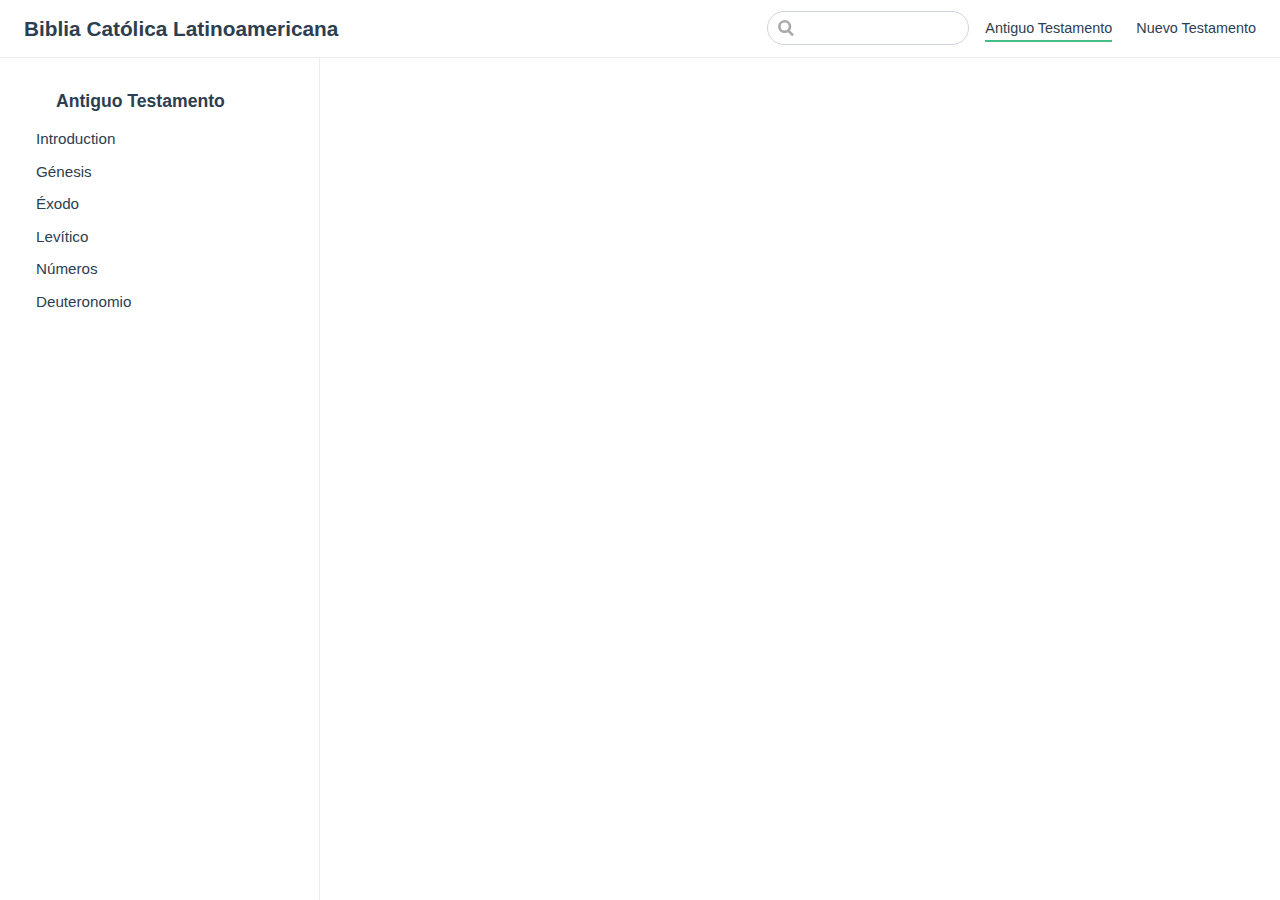
<file: antiguo-testamento/test.html>
<!DOCTYPE html>
<html lang="en-US">
  <head>
    <meta charset="utf-8">
    <meta name="viewport" content="width=device-width,initial-scale=1">
    <title>Biblia Católica Latinoamericana</title>
    <meta name="generator" content="VuePress 1.8.2">
    
    <meta name="description" content="Biblia Católica Latinoamericana en línea">
    <meta name="theme-color" content="#3eaf7c">
    <meta name="apple-mobile-web-app-capable" content="yes">
    <meta name="apple-mobile-web-app-status-bar-style" content="black">
    
    <link rel="preload" href="/assets/css/0.styles.00d59753.css" as="style"><link rel="preload" href="/assets/js/app.15622795.js" as="script"><link rel="preload" href="/assets/js/2.c14baff2.js" as="script"><link rel="preload" href="/assets/js/16.53fa5c7b.js" as="script"><link rel="prefetch" href="/assets/js/10.e264e53a.js"><link rel="prefetch" href="/assets/js/11.49f4cedc.js"><link rel="prefetch" href="/assets/js/12.a9cfa1e2.js"><link rel="prefetch" href="/assets/js/13.c2d996f6.js"><link rel="prefetch" href="/assets/js/14.f6ee195d.js"><link rel="prefetch" href="/assets/js/15.29ed3ac4.js"><link rel="prefetch" href="/assets/js/17.63ce9368.js"><link rel="prefetch" href="/assets/js/18.cc403a40.js"><link rel="prefetch" href="/assets/js/19.b7d3ea54.js"><link rel="prefetch" href="/assets/js/3.7cbd3948.js"><link rel="prefetch" href="/assets/js/4.43d62325.js"><link rel="prefetch" href="/assets/js/5.77d67333.js"><link rel="prefetch" href="/assets/js/6.a3c9e121.js"><link rel="prefetch" href="/assets/js/7.ead6871c.js"><link rel="prefetch" href="/assets/js/8.ba2fa5a8.js"><link rel="prefetch" href="/assets/js/9.5bf90633.js">
    <link rel="stylesheet" href="/assets/css/0.styles.00d59753.css">
  </head>
  <body>
    <div id="app" data-server-rendered="true"><div class="theme-container"><header class="navbar"><div class="sidebar-button"><svg xmlns="http://www.w3.org/2000/svg" aria-hidden="true" role="img" viewBox="0 0 448 512" class="icon"><path fill="currentColor" d="M436 124H12c-6.627 0-12-5.373-12-12V80c0-6.627 5.373-12 12-12h424c6.627 0 12 5.373 12 12v32c0 6.627-5.373 12-12 12zm0 160H12c-6.627 0-12-5.373-12-12v-32c0-6.627 5.373-12 12-12h424c6.627 0 12 5.373 12 12v32c0 6.627-5.373 12-12 12zm0 160H12c-6.627 0-12-5.373-12-12v-32c0-6.627 5.373-12 12-12h424c6.627 0 12 5.373 12 12v32c0 6.627-5.373 12-12 12z"></path></svg></div> <a href="/" class="home-link router-link-active"><!----> <span class="site-name">Biblia Católica Latinoamericana</span></a> <div class="links"><div class="search-box"><input aria-label="Search" autocomplete="off" spellcheck="false" value=""> <!----></div> <nav class="nav-links can-hide"><div class="nav-item"><a href="/antiguo-testamento/" class="nav-link router-link-active">
  Antiguo Testamento
</a></div><div class="nav-item"><a href="/nuevo-testamento/" class="nav-link">
  Nuevo Testamento
</a></div> <!----></nav></div></header> <div class="sidebar-mask"></div> <aside class="sidebar"><nav class="nav-links"><div class="nav-item"><a href="/antiguo-testamento/" class="nav-link router-link-active">
  Antiguo Testamento
</a></div><div class="nav-item"><a href="/nuevo-testamento/" class="nav-link">
  Nuevo Testamento
</a></div> <!----></nav>  <ul class="sidebar-links"><li><section class="sidebar-group depth-0"><p class="sidebar-heading open"><span>Antiguo Testamento</span> <!----></p> <ul class="sidebar-links sidebar-group-items"><li><a href="/antiguo-testamento/" aria-current="page" class="sidebar-link">Introduction</a></li><li><a href="/antiguo-testamento/genesis.html" class="sidebar-link">Génesis</a></li><li><a href="/antiguo-testamento/exodo.html" class="sidebar-link">Éxodo</a></li><li><a href="/antiguo-testamento/levitico.html" class="sidebar-link">Levítico</a></li><li><a href="/antiguo-testamento/numeros.html" class="sidebar-link">Números</a></li><li><a href="/antiguo-testamento/deuteronomio.html" class="sidebar-link">Deuteronomio</a></li></ul></section></li></ul> </aside> <main class="page"> <div class="theme-default-content content__default"></div> <footer class="page-edit"><!----> <!----></footer> <!----> </main></div><div class="global-ui"><!----></div></div>
    <script src="/assets/js/app.15622795.js" defer></script><script src="/assets/js/2.c14baff2.js" defer></script><script src="/assets/js/16.53fa5c7b.js" defer></script>
  </body>
</html>
</file>
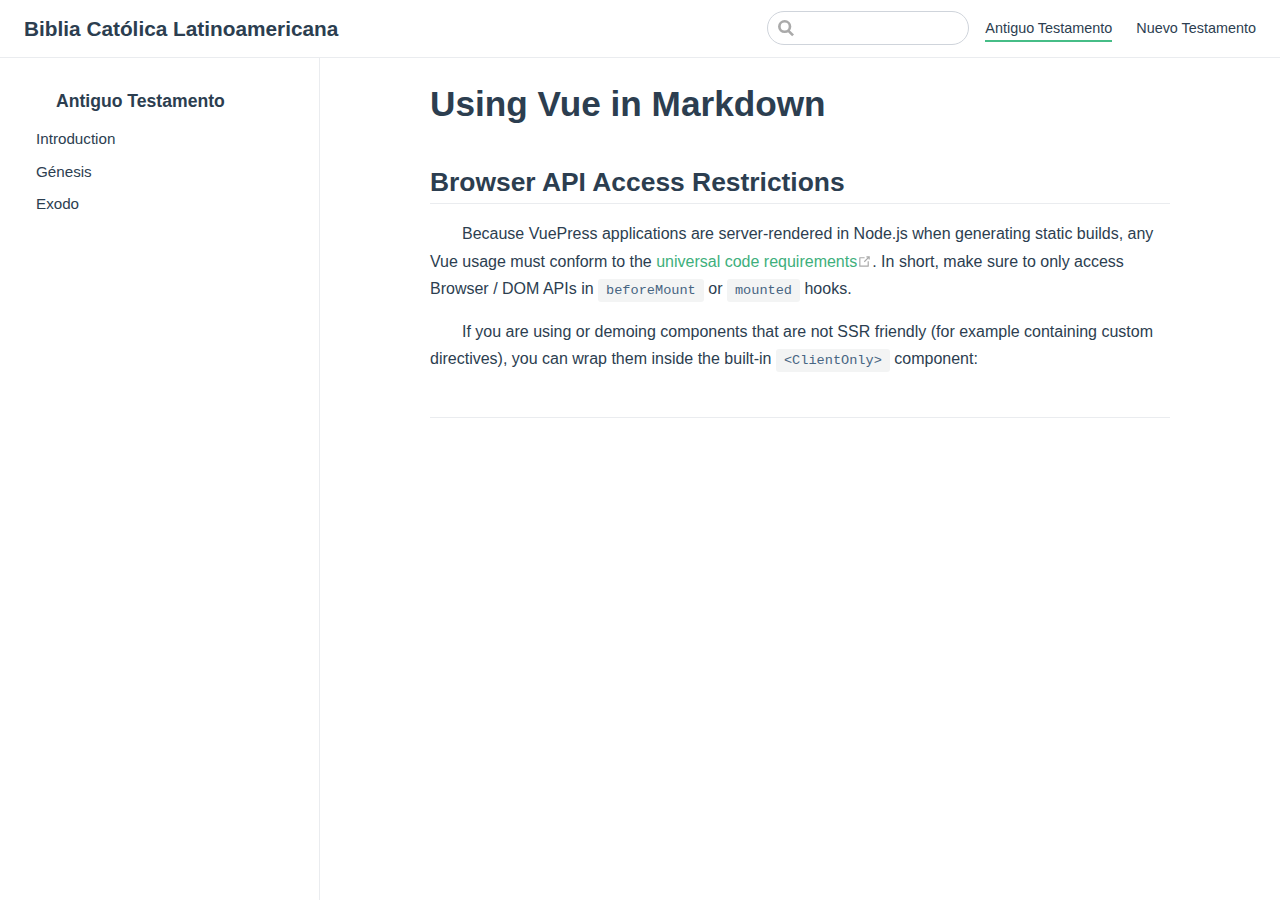
<file: antiguo-testamento/using-vue.html>
<!DOCTYPE html>
<html lang="en-US">
  <head>
    <meta charset="utf-8">
    <meta name="viewport" content="width=device-width,initial-scale=1">
    <title>Using Vue in Markdown | Biblia Católica Latinoamericana</title>
    <meta name="generator" content="VuePress 1.5.4">
    
    <meta name="description" content="Biblia Católica Latinoamericana en línea">
    <meta name="theme-color" content="#3eaf7c">
    <meta name="apple-mobile-web-app-capable" content="yes">
    <meta name="apple-mobile-web-app-status-bar-style" content="black">
    <link rel="preload" href="/assets/css/0.styles.41673fdc.css" as="style"><link rel="preload" href="/assets/js/app.b935d3b5.js" as="script"><link rel="preload" href="/assets/js/2.b22874bc.js" as="script"><link rel="preload" href="/assets/js/11.10b0a57c.js" as="script"><link rel="prefetch" href="/assets/js/10.623a43e9.js"><link rel="prefetch" href="/assets/js/12.436d950c.js"><link rel="prefetch" href="/assets/js/13.8132a940.js"><link rel="prefetch" href="/assets/js/14.39a137f0.js"><link rel="prefetch" href="/assets/js/3.8099ba9f.js"><link rel="prefetch" href="/assets/js/4.fffadff1.js"><link rel="prefetch" href="/assets/js/5.7bd47d9e.js"><link rel="prefetch" href="/assets/js/6.3bf077c1.js"><link rel="prefetch" href="/assets/js/7.840d6735.js"><link rel="prefetch" href="/assets/js/8.ef92e557.js"><link rel="prefetch" href="/assets/js/9.d16cd651.js">
    <link rel="stylesheet" href="/assets/css/0.styles.41673fdc.css">
  </head>
  <body>
    <div id="app" data-server-rendered="true"><div class="theme-container"><header class="navbar"><div class="sidebar-button"><svg xmlns="http://www.w3.org/2000/svg" aria-hidden="true" role="img" viewBox="0 0 448 512" class="icon"><path fill="currentColor" d="M436 124H12c-6.627 0-12-5.373-12-12V80c0-6.627 5.373-12 12-12h424c6.627 0 12 5.373 12 12v32c0 6.627-5.373 12-12 12zm0 160H12c-6.627 0-12-5.373-12-12v-32c0-6.627 5.373-12 12-12h424c6.627 0 12 5.373 12 12v32c0 6.627-5.373 12-12 12zm0 160H12c-6.627 0-12-5.373-12-12v-32c0-6.627 5.373-12 12-12h424c6.627 0 12 5.373 12 12v32c0 6.627-5.373 12-12 12z"></path></svg></div> <a href="/" class="home-link router-link-active"><!----> <span class="site-name">Biblia Católica Latinoamericana</span></a> <div class="links"><div class="search-box"><input aria-label="Search" autocomplete="off" spellcheck="false" value=""> <!----></div> <nav class="nav-links can-hide"><div class="nav-item"><a href="/antiguo-testamento/" class="nav-link router-link-active">
  Antiguo Testamento
</a></div><div class="nav-item"><a href="/nuevo-testamento/" class="nav-link">
  Nuevo Testamento
</a></div> <!----></nav></div></header> <div class="sidebar-mask"></div> <aside class="sidebar"><nav class="nav-links"><div class="nav-item"><a href="/antiguo-testamento/" class="nav-link router-link-active">
  Antiguo Testamento
</a></div><div class="nav-item"><a href="/nuevo-testamento/" class="nav-link">
  Nuevo Testamento
</a></div> <!----></nav>  <ul class="sidebar-links"><li><section class="sidebar-group depth-0"><p class="sidebar-heading open"><span>Antiguo Testamento</span> <!----></p> <ul class="sidebar-links sidebar-group-items"><li><a href="/antiguo-testamento/" aria-current="page" class="sidebar-link">Introduction</a></li><li><a href="/antiguo-testamento/genesis.html" class="sidebar-link">Génesis</a></li><li><a href="/antiguo-testamento/exodo.html" class="sidebar-link">Exodo</a></li></ul></section></li></ul> </aside> <main class="page"> <div class="theme-default-content content__default"><h1 id="using-vue-in-markdown"><a href="#using-vue-in-markdown" class="header-anchor">#</a> Using Vue in Markdown</h1> <h2 id="browser-api-access-restrictions"><a href="#browser-api-access-restrictions" class="header-anchor">#</a> Browser API Access Restrictions</h2> <p>Because VuePress applications are server-rendered in Node.js when generating static builds, any Vue usage must conform to the <a href="https://ssr.vuejs.org/en/universal.html" target="_blank" rel="noopener noreferrer">universal code requirements<svg xmlns="http://www.w3.org/2000/svg" aria-hidden="true" x="0px" y="0px" viewBox="0 0 100 100" width="15" height="15" class="icon outbound"><path fill="currentColor" d="M18.8,85.1h56l0,0c2.2,0,4-1.8,4-4v-32h-8v28h-48v-48h28v-8h-32l0,0c-2.2,0-4,1.8-4,4v56C14.8,83.3,16.6,85.1,18.8,85.1z"></path> <polygon fill="currentColor" points="45.7,48.7 51.3,54.3 77.2,28.5 77.2,37.2 85.2,37.2 85.2,14.9 62.8,14.9 62.8,22.9 71.5,22.9"></polygon></svg></a>. In short, make sure to only access Browser / DOM APIs in <code>beforeMount</code> or <code>mounted</code> hooks.</p> <p>If you are using or demoing components that are not SSR friendly (for example containing custom directives), you can wrap them inside the built-in <code>&lt;ClientOnly&gt;</code> component:</p> <h2 id=""><a href="#" class="header-anchor">#</a></h2></div> <footer class="page-edit"><!----> <!----></footer> <!----> </main></div><div class="global-ui"></div></div>
    <script src="/assets/js/app.b935d3b5.js" defer></script><script src="/assets/js/2.b22874bc.js" defer></script><script src="/assets/js/11.10b0a57c.js" defer></script>
  </body>
</html>
</file>
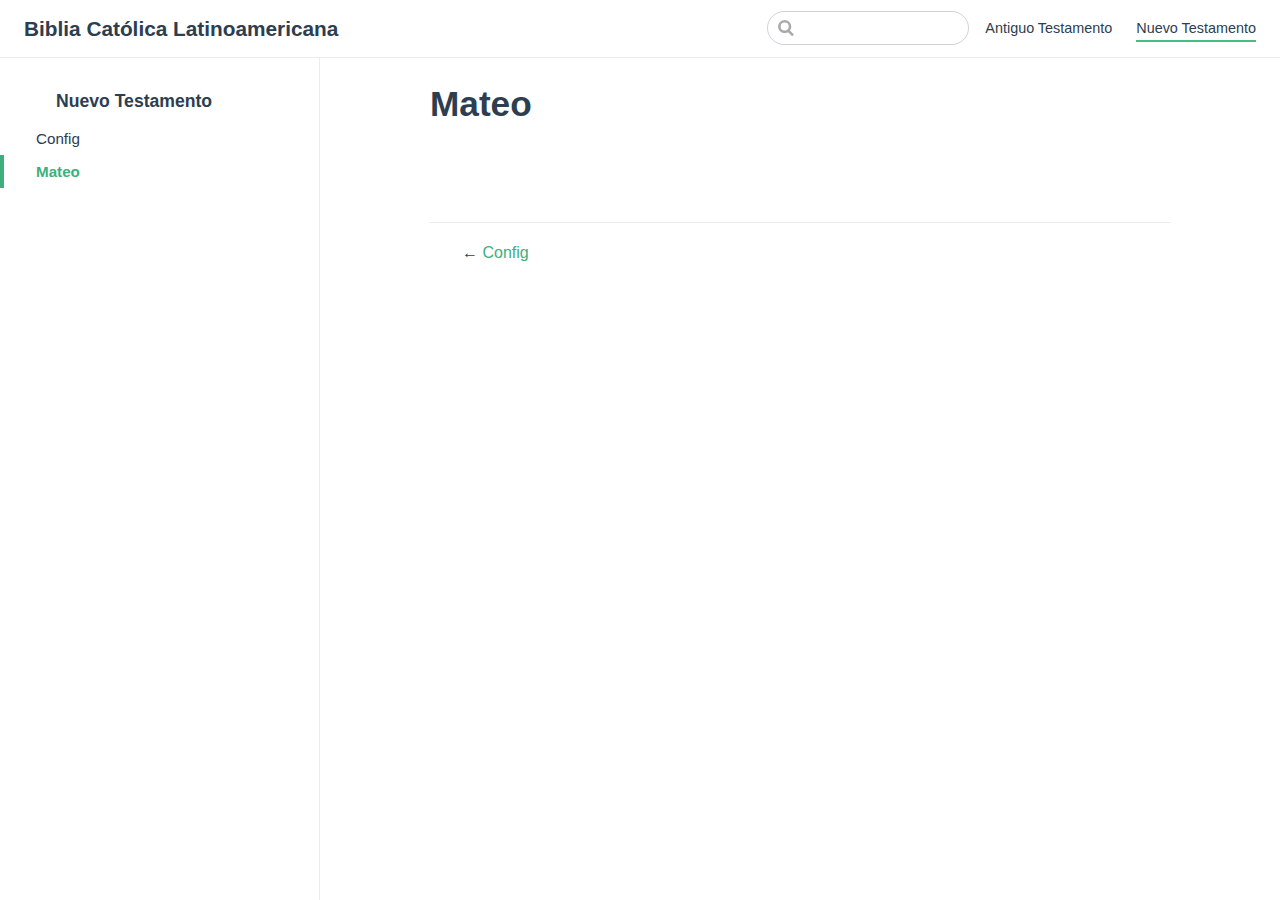
<file: nuevo-testamento/mateo.html>
<!DOCTYPE html>
<html lang="en-US">
  <head>
    <meta charset="utf-8">
    <meta name="viewport" content="width=device-width,initial-scale=1">
    <title>Mateo | Biblia Católica Latinoamericana</title>
    <meta name="generator" content="VuePress 1.8.2">
    
    <meta name="description" content="Biblia Católica Latinoamericana en línea">
    <meta name="theme-color" content="#3eaf7c">
    <meta name="apple-mobile-web-app-capable" content="yes">
    <meta name="apple-mobile-web-app-status-bar-style" content="black">
    
    <link rel="preload" href="/assets/css/0.styles.00d59753.css" as="style"><link rel="preload" href="/assets/js/app.15622795.js" as="script"><link rel="preload" href="/assets/js/2.c14baff2.js" as="script"><link rel="preload" href="/assets/js/19.b7d3ea54.js" as="script"><link rel="prefetch" href="/assets/js/10.e264e53a.js"><link rel="prefetch" href="/assets/js/11.49f4cedc.js"><link rel="prefetch" href="/assets/js/12.a9cfa1e2.js"><link rel="prefetch" href="/assets/js/13.c2d996f6.js"><link rel="prefetch" href="/assets/js/14.f6ee195d.js"><link rel="prefetch" href="/assets/js/15.29ed3ac4.js"><link rel="prefetch" href="/assets/js/16.53fa5c7b.js"><link rel="prefetch" href="/assets/js/17.63ce9368.js"><link rel="prefetch" href="/assets/js/18.cc403a40.js"><link rel="prefetch" href="/assets/js/3.7cbd3948.js"><link rel="prefetch" href="/assets/js/4.43d62325.js"><link rel="prefetch" href="/assets/js/5.77d67333.js"><link rel="prefetch" href="/assets/js/6.a3c9e121.js"><link rel="prefetch" href="/assets/js/7.ead6871c.js"><link rel="prefetch" href="/assets/js/8.ba2fa5a8.js"><link rel="prefetch" href="/assets/js/9.5bf90633.js">
    <link rel="stylesheet" href="/assets/css/0.styles.00d59753.css">
  </head>
  <body>
    <div id="app" data-server-rendered="true"><div class="theme-container"><header class="navbar"><div class="sidebar-button"><svg xmlns="http://www.w3.org/2000/svg" aria-hidden="true" role="img" viewBox="0 0 448 512" class="icon"><path fill="currentColor" d="M436 124H12c-6.627 0-12-5.373-12-12V80c0-6.627 5.373-12 12-12h424c6.627 0 12 5.373 12 12v32c0 6.627-5.373 12-12 12zm0 160H12c-6.627 0-12-5.373-12-12v-32c0-6.627 5.373-12 12-12h424c6.627 0 12 5.373 12 12v32c0 6.627-5.373 12-12 12zm0 160H12c-6.627 0-12-5.373-12-12v-32c0-6.627 5.373-12 12-12h424c6.627 0 12 5.373 12 12v32c0 6.627-5.373 12-12 12z"></path></svg></div> <a href="/" class="home-link router-link-active"><!----> <span class="site-name">Biblia Católica Latinoamericana</span></a> <div class="links"><div class="search-box"><input aria-label="Search" autocomplete="off" spellcheck="false" value=""> <!----></div> <nav class="nav-links can-hide"><div class="nav-item"><a href="/antiguo-testamento/" class="nav-link">
  Antiguo Testamento
</a></div><div class="nav-item"><a href="/nuevo-testamento/" class="nav-link router-link-active">
  Nuevo Testamento
</a></div> <!----></nav></div></header> <div class="sidebar-mask"></div> <aside class="sidebar"><nav class="nav-links"><div class="nav-item"><a href="/antiguo-testamento/" class="nav-link">
  Antiguo Testamento
</a></div><div class="nav-item"><a href="/nuevo-testamento/" class="nav-link router-link-active">
  Nuevo Testamento
</a></div> <!----></nav>  <ul class="sidebar-links"><li><section class="sidebar-group depth-0"><p class="sidebar-heading open"><span>Nuevo Testamento</span> <!----></p> <ul class="sidebar-links sidebar-group-items"><li><a href="/nuevo-testamento/" aria-current="page" class="sidebar-link">Config</a></li><li><a href="/nuevo-testamento/mateo.html" aria-current="page" class="active sidebar-link">Mateo</a></li></ul></section></li></ul> </aside> <main class="page"> <div class="theme-default-content content__default"><h1 id="mateo"><a href="#mateo" class="header-anchor">#</a> Mateo</h1></div> <footer class="page-edit"><!----> <!----></footer> <div class="page-nav"><p class="inner"><span class="prev">
      ←
      <a href="/nuevo-testamento/" class="prev router-link-active">
        Config
      </a></span> <!----></p></div> </main></div><div class="global-ui"><!----></div></div>
    <script src="/assets/js/app.15622795.js" defer></script><script src="/assets/js/2.c14baff2.js" defer></script><script src="/assets/js/19.b7d3ea54.js" defer></script>
  </body>
</html>
</file>
<file: assets/css/0.styles.00d59753.css>
.medium-zoom-overlay{z-index:100}.medium-zoom-overlay~img{z-index:101}code[class*=language-],pre[class*=language-]{color:#ccc;background:none;font-family:Consolas,Monaco,Andale Mono,Ubuntu Mono,monospace;font-size:1em;text-align:left;white-space:pre;word-spacing:normal;word-break:normal;word-wrap:normal;line-height:1.5;-moz-tab-size:4;-o-tab-size:4;tab-size:4;-webkit-hyphens:none;-ms-hyphens:none;hyphens:none}pre[class*=language-]{padding:1em;margin:.5em 0;overflow:auto}:not(pre)>code[class*=language-],pre[class*=language-]{background:#2d2d2d}:not(pre)>code[class*=language-]{padding:.1em;border-radius:.3em;white-space:normal}.token.block-comment,.token.cdata,.token.comment,.token.doctype,.token.prolog{color:#999}.token.punctuation{color:#ccc}.token.attr-name,.token.deleted,.token.namespace,.token.tag{color:#e2777a}.token.function-name{color:#6196cc}.token.boolean,.token.function,.token.number{color:#f08d49}.token.class-name,.token.constant,.token.property,.token.symbol{color:#f8c555}.token.atrule,.token.builtin,.token.important,.token.keyword,.token.selector{color:#cc99cd}.token.attr-value,.token.char,.token.regex,.token.string,.token.variable{color:#7ec699}.token.entity,.token.operator,.token.url{color:#67cdcc}.token.bold,.token.important{font-weight:700}.token.italic{font-style:italic}.token.entity{cursor:help}.token.inserted{color:green}.theme-default-content code{color:#476582;padding:.25rem .5rem;margin:0;font-size:.85em;background-color:rgba(27,31,35,.05);border-radius:3px}.theme-default-content code .token.deleted{color:#ec5975}.theme-default-content code .token.inserted{color:#3eaf7c}.theme-default-content pre,.theme-default-content pre[class*=language-]{line-height:1.4;padding:1.25rem 1.5rem;margin:.85rem 0;background-color:#282c34;border-radius:6px;overflow:auto}.theme-default-content pre[class*=language-] code,.theme-default-content pre code{color:#fff;padding:0;background-color:transparent;border-radius:0}div[class*=language-]{position:relative;background-color:#282c34;border-radius:6px}div[class*=language-] .highlight-lines{-webkit-user-select:none;user-select:none;padding-top:1.3rem;position:absolute;top:0;left:0;width:100%;line-height:1.4}div[class*=language-] .highlight-lines .highlighted{background-color:rgba(0,0,0,.66)}div[class*=language-] pre,div[class*=language-] pre[class*=language-]{background:transparent;position:relative;z-index:1}div[class*=language-]:before{position:absolute;z-index:3;top:.8em;right:1em;font-size:.75rem;color:hsla(0,0%,100%,.4)}div[class*=language-]:not(.line-numbers-mode) .line-numbers-wrapper{display:none}div[class*=language-].line-numbers-mode .highlight-lines .highlighted{position:relative}div[class*=language-].line-numbers-mode .highlight-lines .highlighted:before{content:" ";position:absolute;z-index:3;left:0;top:0;display:block;width:3.5rem;height:100%;background-color:rgba(0,0,0,.66)}div[class*=language-].line-numbers-mode pre{padding-left:4.5rem;vertical-align:middle}div[class*=language-].line-numbers-mode .line-numbers-wrapper{position:absolute;top:0;width:3.5rem;text-align:center;color:hsla(0,0%,100%,.3);padding:1.25rem 0;line-height:1.4}div[class*=language-].line-numbers-mode .line-numbers-wrapper br{-webkit-user-select:none;user-select:none}div[class*=language-].line-numbers-mode .line-numbers-wrapper .line-number{position:relative;z-index:4;-webkit-user-select:none;user-select:none;font-size:.85em}div[class*=language-].line-numbers-mode:after{content:"";position:absolute;z-index:2;top:0;left:0;width:3.5rem;height:100%;border-radius:6px 0 0 6px;border-right:1px solid rgba(0,0,0,.66);background-color:#282c34}div[class~=language-js]:before{content:"js"}div[class~=language-ts]:before{content:"ts"}div[class~=language-html]:before{content:"html"}div[class~=language-md]:before{content:"md"}div[class~=language-vue]:before{content:"vue"}div[class~=language-css]:before{content:"css"}div[class~=language-sass]:before{content:"sass"}div[class~=language-scss]:before{content:"scss"}div[class~=language-less]:before{content:"less"}div[class~=language-stylus]:before{content:"stylus"}div[class~=language-go]:before{content:"go"}div[class~=language-java]:before{content:"java"}div[class~=language-c]:before{content:"c"}div[class~=language-sh]:before{content:"sh"}div[class~=language-yaml]:before{content:"yaml"}div[class~=language-py]:before{content:"py"}div[class~=language-docker]:before{content:"docker"}div[class~=language-dockerfile]:before{content:"dockerfile"}div[class~=language-makefile]:before{content:"makefile"}div[class~=language-javascript]:before{content:"js"}div[class~=language-typescript]:before{content:"ts"}div[class~=language-markup]:before{content:"html"}div[class~=language-markdown]:before{content:"md"}div[class~=language-json]:before{content:"json"}div[class~=language-ruby]:before{content:"rb"}div[class~=language-python]:before{content:"py"}div[class~=language-bash]:before{content:"sh"}div[class~=language-php]:before{content:"php"}.custom-block .custom-block-title{font-weight:600;margin-bottom:-.4rem}.custom-block.danger,.custom-block.tip,.custom-block.warning{padding:.1rem 1.5rem;border-left-width:.5rem;border-left-style:solid;margin:1rem 0}.custom-block.tip{background-color:#f3f5f7;border-color:#42b983}.custom-block.warning{background-color:rgba(255,229,100,.3);border-color:#e7c000;color:#6b5900}.custom-block.warning .custom-block-title{color:#b29400}.custom-block.warning a{color:#2c3e50}.custom-block.danger{background-color:#ffe6e6;border-color:#c00;color:#4d0000}.custom-block.danger .custom-block-title{color:#900}.custom-block.danger a{color:#2c3e50}.custom-block.details{display:block;position:relative;border-radius:2px;margin:1.6em 0;padding:1.6em;background-color:#eee}.custom-block.details h4{margin-top:0}.custom-block.details figure:last-child,.custom-block.details p:last-child{margin-bottom:0;padding-bottom:0}.custom-block.details summary{outline:none;cursor:pointer}.arrow{display:inline-block;width:0;height:0}.arrow.up{border-bottom:6px solid #ccc}.arrow.down,.arrow.up{border-left:4px solid transparent;border-right:4px solid transparent}.arrow.down{border-top:6px solid #ccc}.arrow.right{border-left:6px solid #ccc}.arrow.left,.arrow.right{border-top:4px solid transparent;border-bottom:4px solid transparent}.arrow.left{border-right:6px solid #ccc}.theme-default-content:not(.custom){max-width:740px;margin:0 auto;padding:2rem 2.5rem}@media (max-width:959px){.theme-default-content:not(.custom){padding:2rem}}@media (max-width:419px){.theme-default-content:not(.custom){padding:1.5rem}}.table-of-contents .badge{vertical-align:middle}body,html{padding:0;margin:0;background-color:#fff}body{font-family:-apple-system,BlinkMacSystemFont,Segoe UI,Roboto,Oxygen,Ubuntu,Cantarell,Fira Sans,Droid Sans,Helvetica Neue,sans-serif;-webkit-font-smoothing:antialiased;-moz-osx-font-smoothing:grayscale;font-size:16px;color:#2c3e50}.page{padding-left:20rem}.navbar{z-index:20;right:0;height:3.6rem;background-color:#fff;box-sizing:border-box;border-bottom:1px solid #eaecef}.navbar,.sidebar-mask{position:fixed;top:0;left:0}.sidebar-mask{z-index:9;width:100vw;height:100vh;display:none}.sidebar{font-size:16px;background-color:#fff;width:20rem;position:fixed;z-index:10;margin:0;top:3.6rem;left:0;bottom:0;box-sizing:border-box;border-right:1px solid #eaecef;overflow-y:auto}.theme-default-content:not(.custom)>:first-child{margin-top:3.6rem}.theme-default-content:not(.custom) a:hover{text-decoration:underline}.theme-default-content:not(.custom) p.demo{padding:1rem 1.5rem;border:1px solid #ddd;border-radius:4px}.theme-default-content:not(.custom) img{max-width:100%}.theme-default-content.custom{padding:0;margin:0}.theme-default-content.custom img{max-width:100%}a{font-weight:500;text-decoration:none}a,p a code{color:#3eaf7c}p a code{font-weight:400}kbd{background:#eee;border:.15rem solid #ddd;border-bottom:.25rem solid #ddd;border-radius:.15rem;padding:0 .15em}blockquote{font-size:1rem;color:#999;border-left:.2rem solid #dfe2e5;margin:1rem 0;padding:.25rem 0 .25rem 1rem}blockquote>p{margin:0}ol,ul{padding-left:1.2em}strong{font-weight:600}h1,h2,h3,h4,h5,h6{font-weight:600;line-height:1.25}.theme-default-content:not(.custom)>h1,.theme-default-content:not(.custom)>h2,.theme-default-content:not(.custom)>h3,.theme-default-content:not(.custom)>h4,.theme-default-content:not(.custom)>h5,.theme-default-content:not(.custom)>h6{margin-top:-3.1rem;padding-top:4.6rem;margin-bottom:0}.theme-default-content:not(.custom)>h1:first-child,.theme-default-content:not(.custom)>h2:first-child,.theme-default-content:not(.custom)>h3:first-child,.theme-default-content:not(.custom)>h4:first-child,.theme-default-content:not(.custom)>h5:first-child,.theme-default-content:not(.custom)>h6:first-child{margin-top:-1.5rem;margin-bottom:1rem}.theme-default-content:not(.custom)>h1:first-child+.custom-block,.theme-default-content:not(.custom)>h1:first-child+p,.theme-default-content:not(.custom)>h1:first-child+pre,.theme-default-content:not(.custom)>h2:first-child+.custom-block,.theme-default-content:not(.custom)>h2:first-child+p,.theme-default-content:not(.custom)>h2:first-child+pre,.theme-default-content:not(.custom)>h3:first-child+.custom-block,.theme-default-content:not(.custom)>h3:first-child+p,.theme-default-content:not(.custom)>h3:first-child+pre,.theme-default-content:not(.custom)>h4:first-child+.custom-block,.theme-default-content:not(.custom)>h4:first-child+p,.theme-default-content:not(.custom)>h4:first-child+pre,.theme-default-content:not(.custom)>h5:first-child+.custom-block,.theme-default-content:not(.custom)>h5:first-child+p,.theme-default-content:not(.custom)>h5:first-child+pre,.theme-default-content:not(.custom)>h6:first-child+.custom-block,.theme-default-content:not(.custom)>h6:first-child+p,.theme-default-content:not(.custom)>h6:first-child+pre{margin-top:2rem}h1:focus .header-anchor,h1:hover .header-anchor,h2:focus .header-anchor,h2:hover .header-anchor,h3:focus .header-anchor,h3:hover .header-anchor,h4:focus .header-anchor,h4:hover .header-anchor,h5:focus .header-anchor,h5:hover .header-anchor,h6:focus .header-anchor,h6:hover .header-anchor{opacity:1}h1{font-size:2.2rem}h2{font-size:1.65rem;padding-bottom:.3rem;border-bottom:1px solid #eaecef}h3{font-size:1.35rem}a.header-anchor{font-size:.85em;float:left;margin-left:-.87em;padding-right:.23em;margin-top:.125em;opacity:0}a.header-anchor:focus,a.header-anchor:hover{text-decoration:none}.line-number,code,kbd{font-family:source-code-pro,Menlo,Monaco,Consolas,Courier New,monospace}ol,p,ul{line-height:1.7}hr{border:0;border-top:1px solid #eaecef}table{border-collapse:collapse;margin:1rem 0;display:block;overflow-x:auto}tr{border-top:1px solid #dfe2e5}tr:nth-child(2n){background-color:#f6f8fa}td,th{border:1px solid #dfe2e5;padding:.6em 1em}.theme-container.sidebar-open .sidebar-mask{display:block}.theme-container.no-navbar .theme-default-content:not(.custom)>h1,.theme-container.no-navbar h2,.theme-container.no-navbar h3,.theme-container.no-navbar h4,.theme-container.no-navbar h5,.theme-container.no-navbar h6{margin-top:1.5rem;padding-top:0}.theme-container.no-navbar .sidebar{top:0}@media (min-width:720px){.theme-container.no-sidebar .sidebar{display:none}.theme-container.no-sidebar .page{padding-left:0}}@media (max-width:959px){.sidebar{font-size:15px;width:16.4rem}.page{padding-left:16.4rem}}@media (max-width:719px){.sidebar{top:0;padding-top:3.6rem;transform:translateX(-100%);transition:transform .2s ease}.page{padding-left:0}.theme-container.sidebar-open .sidebar{transform:translateX(0)}.theme-container.no-navbar .sidebar{padding-top:0}}@media (max-width:419px){h1{font-size:1.9rem}.theme-default-content div[class*=language-]{margin:.85rem -1.5rem;border-radius:0}}p{text-indent:2rem}.home .hero img{max-width:450px!important}.subhead{text-indent:0}.subhead .chapter{font-size:400%;float:left;font-family:Georgia;line-height:.6;padding-top:.3rem;padding-right:.5rem}#nprogress{pointer-events:none}#nprogress .bar{background:#3eaf7c;position:fixed;z-index:1031;top:0;left:0;width:100%;height:2px}#nprogress .peg{display:block;position:absolute;right:0;width:100px;height:100%;box-shadow:0 0 10px #3eaf7c,0 0 5px #3eaf7c;opacity:1;transform:rotate(3deg) translateY(-4px)}#nprogress .spinner{display:block;position:fixed;z-index:1031;top:15px;right:15px}#nprogress .spinner-icon{width:18px;height:18px;box-sizing:border-box;border-color:#3eaf7c transparent transparent #3eaf7c;border-style:solid;border-width:2px;border-radius:50%;-webkit-animation:nprogress-spinner .4s linear infinite;animation:nprogress-spinner .4s linear infinite}.nprogress-custom-parent{overflow:hidden;position:relative}.nprogress-custom-parent #nprogress .bar,.nprogress-custom-parent #nprogress .spinner{position:absolute}@-webkit-keyframes nprogress-spinner{0%{transform:rotate(0deg)}to{transform:rotate(1turn)}}@keyframes nprogress-spinner{0%{transform:rotate(0deg)}to{transform:rotate(1turn)}}.go-to-top[data-v-5fd4ef0c]{cursor:pointer;position:fixed;bottom:2rem;right:2.5rem;width:2rem;color:#3eaf7c;z-index:1}.go-to-top[data-v-5fd4ef0c]:hover{color:#72cda4}@media (max-width:959px){.go-to-top[data-v-5fd4ef0c]{display:none}}.fade-enter-active[data-v-5fd4ef0c],.fade-leave-active[data-v-5fd4ef0c]{transition:opacity .3s}.fade-enter[data-v-5fd4ef0c],.fade-leave-to[data-v-5fd4ef0c]{opacity:0}.icon.outbound{color:#aaa;display:inline-block;vertical-align:middle;position:relative;top:-1px}.sr-only{position:absolute;width:1px;height:1px;padding:0;margin:-1px;overflow:hidden;clip:rect(0,0,0,0);white-space:nowrap;border-width:0}.home{padding:3.6rem 2rem 0;max-width:960px;margin:0 auto;display:block}.home .hero{text-align:center}.home .hero img{max-width:100%;max-height:280px;display:block;margin:3rem auto 1.5rem}.home .hero h1{font-size:3rem}.home .hero .action,.home .hero .description,.home .hero h1{margin:1.8rem auto}.home .hero .description{max-width:35rem;font-size:1.6rem;line-height:1.3;color:#6a8bad}.home .hero .action-button{display:inline-block;font-size:1.2rem;color:#fff;background-color:#3eaf7c;padding:.8rem 1.6rem;border-radius:4px;transition:background-color .1s ease;box-sizing:border-box;border-bottom:1px solid #389d70}.home .hero .action-button:hover{background-color:#4abf8a}.home .features{border-top:1px solid #eaecef;padding:1.2rem 0;margin-top:2.5rem;display:flex;flex-wrap:wrap;align-items:flex-start;align-content:stretch;justify-content:space-between}.home .feature{flex-grow:1;flex-basis:30%;max-width:30%}.home .feature h2{font-size:1.4rem;font-weight:500;border-bottom:none;padding-bottom:0;color:#3a5169}.home .feature p{color:#4e6e8e}.home .footer{padding:2.5rem;border-top:1px solid #eaecef;text-align:center;color:#4e6e8e}@media (max-width:719px){.home .features{flex-direction:column}.home .feature{max-width:100%;padding:0 2.5rem}}@media (max-width:419px){.home{padding-left:1.5rem;padding-right:1.5rem}.home .hero img{max-height:210px;margin:2rem auto 1.2rem}.home .hero h1{font-size:2rem}.home .hero .action,.home .hero .description,.home .hero h1{margin:1.2rem auto}.home .hero .description{font-size:1.2rem}.home .hero .action-button{font-size:1rem;padding:.6rem 1.2rem}.home .feature h2{font-size:1.25rem}}.search-box{display:inline-block;position:relative;margin-right:1rem}.search-box input{cursor:text;width:10rem;height:2rem;color:#4e6e8e;display:inline-block;border:1px solid #cfd4db;border-radius:2rem;font-size:.9rem;line-height:2rem;padding:0 .5rem 0 2rem;outline:none;transition:all .2s ease;background:#fff url(/assets/img/search.83621669.svg) .6rem .5rem no-repeat;background-size:1rem}.search-box input:focus{cursor:auto;border-color:#3eaf7c}.search-box .suggestions{background:#fff;width:20rem;position:absolute;top:2rem;border:1px solid #cfd4db;border-radius:6px;padding:.4rem;list-style-type:none}.search-box .suggestions.align-right{right:0}.search-box .suggestion{line-height:1.4;padding:.4rem .6rem;border-radius:4px;cursor:pointer}.search-box .suggestion a{white-space:normal;color:#5d82a6}.search-box .suggestion a .page-title{font-weight:600}.search-box .suggestion a .header{font-size:.9em;margin-left:.25em}.search-box .suggestion.focused{background-color:#f3f4f5}.search-box .suggestion.focused a{color:#3eaf7c}@media (max-width:959px){.search-box input{cursor:pointer;width:0;border-color:transparent;position:relative}.search-box input:focus{cursor:text;left:0;width:10rem}}@media (-ms-high-contrast:none){.search-box input{height:2rem}}@media (max-width:959px) and (min-width:719px){.search-box .suggestions{left:0}}@media (max-width:719px){.search-box{margin-right:0}.search-box input{left:1rem}.search-box .suggestions{right:0}}@media (max-width:419px){.search-box .suggestions{width:calc(100vw - 4rem)}.search-box input:focus{width:8rem}}.sidebar-button{cursor:pointer;display:none;width:1.25rem;height:1.25rem;position:absolute;padding:.6rem;top:.6rem;left:1rem}.sidebar-button .icon{display:block;width:1.25rem;height:1.25rem}@media (max-width:719px){.sidebar-button{display:block}}.dropdown-enter,.dropdown-leave-to{height:0!important}.dropdown-wrapper{cursor:pointer}.dropdown-wrapper .dropdown-title,.dropdown-wrapper .mobile-dropdown-title{display:block;font-size:.9rem;font-family:inherit;cursor:inherit;padding:inherit;line-height:1.4rem;background:transparent;border:none;font-weight:500;color:#2c3e50}.dropdown-wrapper .dropdown-title:hover,.dropdown-wrapper .mobile-dropdown-title:hover{border-color:transparent}.dropdown-wrapper .dropdown-title .arrow,.dropdown-wrapper .mobile-dropdown-title .arrow{vertical-align:middle;margin-top:-1px;margin-left:.4rem}.dropdown-wrapper .mobile-dropdown-title{display:none;font-weight:600}.dropdown-wrapper .mobile-dropdown-title font-size inherit:hover{color:#3eaf7c}.dropdown-wrapper .nav-dropdown .dropdown-item{color:inherit;line-height:1.7rem}.dropdown-wrapper .nav-dropdown .dropdown-item h4{margin:.45rem 0 0;border-top:1px solid #eee;padding:1rem 1.5rem .45rem 1.25rem}.dropdown-wrapper .nav-dropdown .dropdown-item .dropdown-subitem-wrapper{padding:0;list-style:none}.dropdown-wrapper .nav-dropdown .dropdown-item .dropdown-subitem-wrapper .dropdown-subitem{font-size:.9em}.dropdown-wrapper .nav-dropdown .dropdown-item a{display:block;line-height:1.7rem;position:relative;border-bottom:none;font-weight:400;margin-bottom:0;padding:0 1.5rem 0 1.25rem}.dropdown-wrapper .nav-dropdown .dropdown-item a.router-link-active,.dropdown-wrapper .nav-dropdown .dropdown-item a:hover{color:#3eaf7c}.dropdown-wrapper .nav-dropdown .dropdown-item a.router-link-active:after{content:"";width:0;height:0;border-left:5px solid #3eaf7c;border-top:3px solid transparent;border-bottom:3px solid transparent;position:absolute;top:calc(50% - 2px);left:9px}.dropdown-wrapper .nav-dropdown .dropdown-item:first-child h4{margin-top:0;padding-top:0;border-top:0}@media (max-width:719px){.dropdown-wrapper.open .dropdown-title{margin-bottom:.5rem}.dropdown-wrapper .dropdown-title{display:none}.dropdown-wrapper .mobile-dropdown-title{display:block}.dropdown-wrapper .nav-dropdown{transition:height .1s ease-out;overflow:hidden}.dropdown-wrapper .nav-dropdown .dropdown-item h4{border-top:0;margin-top:0;padding-top:0}.dropdown-wrapper .nav-dropdown .dropdown-item>a,.dropdown-wrapper .nav-dropdown .dropdown-item h4{font-size:15px;line-height:2rem}.dropdown-wrapper .nav-dropdown .dropdown-item .dropdown-subitem{font-size:14px;padding-left:1rem}}@media (min-width:719px){.dropdown-wrapper{height:1.8rem}.dropdown-wrapper.open .nav-dropdown,.dropdown-wrapper:hover .nav-dropdown{display:block!important}.dropdown-wrapper.open:blur{display:none}.dropdown-wrapper .nav-dropdown{display:none;height:auto!important;box-sizing:border-box;max-height:calc(100vh - 2.7rem);overflow-y:auto;position:absolute;top:100%;right:0;background-color:#fff;padding:.6rem 0;border:1px solid;border-color:#ddd #ddd #ccc;text-align:left;border-radius:.25rem;white-space:nowrap;margin:0}}.nav-links{display:inline-block}.nav-links a{line-height:1.4rem;color:inherit}.nav-links a.router-link-active,.nav-links a:hover{color:#3eaf7c}.nav-links .nav-item{position:relative;display:inline-block;margin-left:1.5rem;line-height:2rem}.nav-links .nav-item:first-child{margin-left:0}.nav-links .repo-link{margin-left:1.5rem}@media (max-width:719px){.nav-links .nav-item,.nav-links .repo-link{margin-left:0}}@media (min-width:719px){.nav-links a.router-link-active,.nav-links a:hover{color:#2c3e50}.nav-item>a:not(.external).router-link-active,.nav-item>a:not(.external):hover{margin-bottom:-2px;border-bottom:2px solid #46bd87}}.navbar{padding:.7rem 1.5rem;line-height:2.2rem}.navbar a,.navbar img,.navbar span{display:inline-block}.navbar .logo{height:2.2rem;min-width:2.2rem;margin-right:.8rem;vertical-align:top}.navbar .site-name{font-size:1.3rem;font-weight:600;color:#2c3e50;position:relative}.navbar .links{padding-left:1.5rem;box-sizing:border-box;background-color:#fff;white-space:nowrap;font-size:.9rem;position:absolute;right:1.5rem;top:.7rem;display:flex}.navbar .links .search-box{flex:0 0 auto;vertical-align:top}@media (max-width:719px){.navbar{padding-left:4rem}.navbar .can-hide{display:none}.navbar .links{padding-left:1.5rem}.navbar .site-name{width:calc(100vw - 9.4rem);overflow:hidden;white-space:nowrap;text-overflow:ellipsis}}.page-edit{max-width:740px;margin:0 auto;padding:2rem 2.5rem}@media (max-width:959px){.page-edit{padding:2rem}}@media (max-width:419px){.page-edit{padding:1.5rem}}.page-edit{padding-top:1rem;padding-bottom:1rem;overflow:auto}.page-edit .edit-link{display:inline-block}.page-edit .edit-link a{color:#4e6e8e;margin-right:.25rem}.page-edit .last-updated{float:right;font-size:.9em}.page-edit .last-updated .prefix{font-weight:500;color:#4e6e8e}.page-edit .last-updated .time{font-weight:400;color:#767676}@media (max-width:719px){.page-edit .edit-link{margin-bottom:.5rem}.page-edit .last-updated{font-size:.8em;float:none;text-align:left}}.page-nav{max-width:740px;margin:0 auto;padding:2rem 2.5rem}@media (max-width:959px){.page-nav{padding:2rem}}@media (max-width:419px){.page-nav{padding:1.5rem}}.page-nav{padding-top:1rem;padding-bottom:0}.page-nav .inner{min-height:2rem;margin-top:0;border-top:1px solid #eaecef;padding-top:1rem;overflow:auto}.page-nav .next{float:right}.page{padding-bottom:2rem;display:block}.sidebar-group .sidebar-group{padding-left:.5em}.sidebar-group:not(.collapsable) .sidebar-heading:not(.clickable){cursor:auto;color:inherit}.sidebar-group.is-sub-group{padding-left:0}.sidebar-group.is-sub-group>.sidebar-heading{font-size:.95em;line-height:1.4;font-weight:400;padding-left:2rem}.sidebar-group.is-sub-group>.sidebar-heading:not(.clickable){opacity:.5}.sidebar-group.is-sub-group>.sidebar-group-items{padding-left:1rem}.sidebar-group.is-sub-group>.sidebar-group-items>li>.sidebar-link{font-size:.95em;border-left:none}.sidebar-group.depth-2>.sidebar-heading{border-left:none}.sidebar-heading{color:#2c3e50;transition:color .15s ease;cursor:pointer;font-size:1.1em;font-weight:700;padding:.35rem 1.5rem .35rem 1.25rem;width:100%;box-sizing:border-box;margin:0;border-left:.25rem solid transparent}.sidebar-heading.open,.sidebar-heading:hover{color:inherit}.sidebar-heading .arrow{position:relative;top:-.12em;left:.5em}.sidebar-heading.clickable.active{font-weight:600;color:#3eaf7c;border-left-color:#3eaf7c}.sidebar-heading.clickable:hover{color:#3eaf7c}.sidebar-group-items{transition:height .1s ease-out;font-size:.95em;overflow:hidden}.sidebar .sidebar-sub-headers{padding-left:1rem;font-size:.95em}a.sidebar-link{font-size:1em;font-weight:400;display:inline-block;color:#2c3e50;border-left:.25rem solid transparent;padding:.35rem 1rem .35rem 1.25rem;line-height:1.4;width:100%;box-sizing:border-box}a.sidebar-link:hover{color:#3eaf7c}a.sidebar-link.active{font-weight:600;color:#3eaf7c;border-left-color:#3eaf7c}.sidebar-group a.sidebar-link{padding-left:2rem}.sidebar-sub-headers a.sidebar-link{padding-top:.25rem;padding-bottom:.25rem;border-left:none}.sidebar-sub-headers a.sidebar-link.active{font-weight:500}.sidebar ul{padding:0;margin:0;list-style-type:none}.sidebar a{display:inline-block}.sidebar .nav-links{display:none;border-bottom:1px solid #eaecef;padding:.5rem 0 .75rem}.sidebar .nav-links a{font-weight:600}.sidebar .nav-links .nav-item,.sidebar .nav-links .repo-link{display:block;line-height:1.25rem;font-size:1.1em;padding:.5rem 0 .5rem 1.5rem}.sidebar>.sidebar-links{padding:1.5rem 0}.sidebar>.sidebar-links>li>a.sidebar-link{font-size:1.1em;line-height:1.7;font-weight:700}.sidebar>.sidebar-links>li:not(:first-child){margin-top:.75rem}@media (max-width:719px){.sidebar .nav-links{display:block}.sidebar .nav-links .dropdown-wrapper .nav-dropdown .dropdown-item a.router-link-active:after{top:calc(1rem - 2px)}.sidebar>.sidebar-links{padding:1rem 0}}.badge[data-v-15b7b770]{display:inline-block;font-size:14px;height:18px;line-height:18px;border-radius:3px;padding:0 6px;color:#fff}.badge.green[data-v-15b7b770],.badge.tip[data-v-15b7b770],.badge[data-v-15b7b770]{background-color:#42b983}.badge.error[data-v-15b7b770]{background-color:#da5961}.badge.warn[data-v-15b7b770],.badge.warning[data-v-15b7b770],.badge.yellow[data-v-15b7b770]{background-color:#e7c000}.badge+.badge[data-v-15b7b770]{margin-left:5px}.theme-code-block[data-v-759a7d02]{display:none}.theme-code-block__active[data-v-759a7d02]{display:block}.theme-code-block>pre[data-v-759a7d02]{background-color:orange}.theme-code-group__nav[data-v-deefee04]{margin-bottom:-35px;background-color:#282c34;padding-bottom:22px;border-top-left-radius:6px;border-top-right-radius:6px;padding-left:10px;padding-top:10px}.theme-code-group__ul[data-v-deefee04]{margin:auto 0;padding-left:0;display:inline-flex;list-style:none}.theme-code-group__nav-tab[data-v-deefee04]{border:0;padding:5px;cursor:pointer;background-color:transparent;font-size:.85em;line-height:1.4;color:hsla(0,0%,100%,.9);font-weight:600}.theme-code-group__nav-tab-active[data-v-deefee04]{border-bottom:1px solid #42b983}.pre-blank[data-v-deefee04]{color:#42b983}
</file>
<file: assets/css/0.styles.41673fdc.css>
code[class*=language-],pre[class*=language-]{color:#ccc;background:none;font-family:Consolas,Monaco,Andale Mono,Ubuntu Mono,monospace;font-size:1em;text-align:left;white-space:pre;word-spacing:normal;word-break:normal;word-wrap:normal;line-height:1.5;-moz-tab-size:4;-o-tab-size:4;tab-size:4;-webkit-hyphens:none;-ms-hyphens:none;hyphens:none}pre[class*=language-]{padding:1em;margin:.5em 0;overflow:auto}:not(pre)>code[class*=language-],pre[class*=language-]{background:#2d2d2d}:not(pre)>code[class*=language-]{padding:.1em;border-radius:.3em;white-space:normal}.token.block-comment,.token.cdata,.token.comment,.token.doctype,.token.prolog{color:#999}.token.punctuation{color:#ccc}.token.attr-name,.token.deleted,.token.namespace,.token.tag{color:#e2777a}.token.function-name{color:#6196cc}.token.boolean,.token.function,.token.number{color:#f08d49}.token.class-name,.token.constant,.token.property,.token.symbol{color:#f8c555}.token.atrule,.token.builtin,.token.important,.token.keyword,.token.selector{color:#cc99cd}.token.attr-value,.token.char,.token.regex,.token.string,.token.variable{color:#7ec699}.token.entity,.token.operator,.token.url{color:#67cdcc}.token.bold,.token.important{font-weight:700}.token.italic{font-style:italic}.token.entity{cursor:help}.token.inserted{color:green}.theme-default-content code{color:#476582;padding:.25rem .5rem;margin:0;font-size:.85em;background-color:rgba(27,31,35,.05);border-radius:3px}.theme-default-content code .token.deleted{color:#ec5975}.theme-default-content code .token.inserted{color:#3eaf7c}.theme-default-content pre,.theme-default-content pre[class*=language-]{line-height:1.4;padding:1.25rem 1.5rem;margin:.85rem 0;background-color:#282c34;border-radius:6px;overflow:auto}.theme-default-content pre[class*=language-] code,.theme-default-content pre code{color:#fff;padding:0;background-color:transparent;border-radius:0}div[class*=language-]{position:relative;background-color:#282c34;border-radius:6px}div[class*=language-] .highlight-lines{-webkit-user-select:none;-ms-user-select:none;user-select:none;padding-top:1.3rem;position:absolute;top:0;left:0;width:100%;line-height:1.4}div[class*=language-] .highlight-lines .highlighted{background-color:rgba(0,0,0,.66)}div[class*=language-] pre,div[class*=language-] pre[class*=language-]{background:transparent;position:relative;z-index:1}div[class*=language-]:before{position:absolute;z-index:3;top:.8em;right:1em;font-size:.75rem;color:hsla(0,0%,100%,.4)}div[class*=language-]:not(.line-numbers-mode) .line-numbers-wrapper{display:none}div[class*=language-].line-numbers-mode .highlight-lines .highlighted{position:relative}div[class*=language-].line-numbers-mode .highlight-lines .highlighted:before{content:" ";position:absolute;z-index:3;left:0;top:0;display:block;width:3.5rem;height:100%;background-color:rgba(0,0,0,.66)}div[class*=language-].line-numbers-mode pre{padding-left:4.5rem;vertical-align:middle}div[class*=language-].line-numbers-mode .line-numbers-wrapper{position:absolute;top:0;width:3.5rem;text-align:center;color:hsla(0,0%,100%,.3);padding:1.25rem 0;line-height:1.4}div[class*=language-].line-numbers-mode .line-numbers-wrapper br{-webkit-user-select:none;-ms-user-select:none;user-select:none}div[class*=language-].line-numbers-mode .line-numbers-wrapper .line-number{position:relative;z-index:4;-webkit-user-select:none;-ms-user-select:none;user-select:none;font-size:.85em}div[class*=language-].line-numbers-mode:after{content:"";position:absolute;z-index:2;top:0;left:0;width:3.5rem;height:100%;border-radius:6px 0 0 6px;border-right:1px solid rgba(0,0,0,.66);background-color:#282c34}div[class~=language-js]:before{content:"js"}div[class~=language-ts]:before{content:"ts"}div[class~=language-html]:before{content:"html"}div[class~=language-md]:before{content:"md"}div[class~=language-vue]:before{content:"vue"}div[class~=language-css]:before{content:"css"}div[class~=language-sass]:before{content:"sass"}div[class~=language-scss]:before{content:"scss"}div[class~=language-less]:before{content:"less"}div[class~=language-stylus]:before{content:"stylus"}div[class~=language-go]:before{content:"go"}div[class~=language-java]:before{content:"java"}div[class~=language-c]:before{content:"c"}div[class~=language-sh]:before{content:"sh"}div[class~=language-yaml]:before{content:"yaml"}div[class~=language-py]:before{content:"py"}div[class~=language-docker]:before{content:"docker"}div[class~=language-dockerfile]:before{content:"dockerfile"}div[class~=language-makefile]:before{content:"makefile"}div[class~=language-javascript]:before{content:"js"}div[class~=language-typescript]:before{content:"ts"}div[class~=language-markup]:before{content:"html"}div[class~=language-markdown]:before{content:"md"}div[class~=language-json]:before{content:"json"}div[class~=language-ruby]:before{content:"rb"}div[class~=language-python]:before{content:"py"}div[class~=language-bash]:before{content:"sh"}div[class~=language-php]:before{content:"php"}.custom-block .custom-block-title{font-weight:600;margin-bottom:-.4rem}.custom-block.danger,.custom-block.tip,.custom-block.warning{padding:.1rem 1.5rem;border-left-width:.5rem;border-left-style:solid;margin:1rem 0}.custom-block.tip{background-color:#f3f5f7;border-color:#42b983}.custom-block.warning{background-color:rgba(255,229,100,.3);border-color:#e7c000;color:#6b5900}.custom-block.warning .custom-block-title{color:#b29400}.custom-block.warning a{color:#2c3e50}.custom-block.danger{background-color:#ffe6e6;border-color:#c00;color:#4d0000}.custom-block.danger .custom-block-title{color:#900}.custom-block.danger a{color:#2c3e50}.custom-block.details{display:block;position:relative;border-radius:2px;margin:1.6em 0;padding:1.6em;background-color:#eee}.custom-block.details h4{margin-top:0}.custom-block.details figure:last-child,.custom-block.details p:last-child{margin-bottom:0;padding-bottom:0}.custom-block.details summary{outline:none;cursor:pointer}.arrow{display:inline-block;width:0;height:0}.arrow.up{border-bottom:6px solid #ccc}.arrow.down,.arrow.up{border-left:4px solid transparent;border-right:4px solid transparent}.arrow.down{border-top:6px solid #ccc}.arrow.right{border-left:6px solid #ccc}.arrow.left,.arrow.right{border-top:4px solid transparent;border-bottom:4px solid transparent}.arrow.left{border-right:6px solid #ccc}.theme-default-content:not(.custom){max-width:740px;margin:0 auto;padding:2rem 2.5rem}@media (max-width:959px){.theme-default-content:not(.custom){padding:2rem}}@media (max-width:419px){.theme-default-content:not(.custom){padding:1.5rem}}.table-of-contents .badge{vertical-align:middle}body,html{padding:0;margin:0;background-color:#fff}body{font-family:-apple-system,BlinkMacSystemFont,Segoe UI,Roboto,Oxygen,Ubuntu,Cantarell,Fira Sans,Droid Sans,Helvetica Neue,sans-serif;-webkit-font-smoothing:antialiased;-moz-osx-font-smoothing:grayscale;font-size:16px;color:#2c3e50}.page{padding-left:20rem}.navbar{z-index:20;right:0;height:3.6rem;background-color:#fff;box-sizing:border-box;border-bottom:1px solid #eaecef}.navbar,.sidebar-mask{position:fixed;top:0;left:0}.sidebar-mask{z-index:9;width:100vw;height:100vh;display:none}.sidebar{font-size:16px;background-color:#fff;width:20rem;position:fixed;z-index:10;margin:0;top:3.6rem;left:0;bottom:0;box-sizing:border-box;border-right:1px solid #eaecef;overflow-y:auto}.theme-default-content:not(.custom)>:first-child{margin-top:3.6rem}.theme-default-content:not(.custom) a:hover{text-decoration:underline}.theme-default-content:not(.custom) p.demo{padding:1rem 1.5rem;border:1px solid #ddd;border-radius:4px}.theme-default-content:not(.custom) img{max-width:100%}.theme-default-content.custom{padding:0;margin:0}.theme-default-content.custom img{max-width:100%}a{font-weight:500;text-decoration:none}a,p a code{color:#3eaf7c}p a code{font-weight:400}kbd{background:#eee;border:.15rem solid #ddd;border-bottom:.25rem solid #ddd;border-radius:.15rem;padding:0 .15em}blockquote{font-size:1rem;color:#999;border-left:.2rem solid #dfe2e5;margin:1rem 0;padding:.25rem 0 .25rem 1rem}blockquote>p{margin:0}ol,ul{padding-left:1.2em}strong{font-weight:600}h1,h2,h3,h4,h5,h6{font-weight:600;line-height:1.25}.theme-default-content:not(.custom)>h1,.theme-default-content:not(.custom)>h2,.theme-default-content:not(.custom)>h3,.theme-default-content:not(.custom)>h4,.theme-default-content:not(.custom)>h5,.theme-default-content:not(.custom)>h6{margin-top:-3.1rem;padding-top:4.6rem;margin-bottom:0}.theme-default-content:not(.custom)>h1:first-child,.theme-default-content:not(.custom)>h2:first-child,.theme-default-content:not(.custom)>h3:first-child,.theme-default-content:not(.custom)>h4:first-child,.theme-default-content:not(.custom)>h5:first-child,.theme-default-content:not(.custom)>h6:first-child{margin-top:-1.5rem;margin-bottom:1rem}.theme-default-content:not(.custom)>h1:first-child+.custom-block,.theme-default-content:not(.custom)>h1:first-child+p,.theme-default-content:not(.custom)>h1:first-child+pre,.theme-default-content:not(.custom)>h2:first-child+.custom-block,.theme-default-content:not(.custom)>h2:first-child+p,.theme-default-content:not(.custom)>h2:first-child+pre,.theme-default-content:not(.custom)>h3:first-child+.custom-block,.theme-default-content:not(.custom)>h3:first-child+p,.theme-default-content:not(.custom)>h3:first-child+pre,.theme-default-content:not(.custom)>h4:first-child+.custom-block,.theme-default-content:not(.custom)>h4:first-child+p,.theme-default-content:not(.custom)>h4:first-child+pre,.theme-default-content:not(.custom)>h5:first-child+.custom-block,.theme-default-content:not(.custom)>h5:first-child+p,.theme-default-content:not(.custom)>h5:first-child+pre,.theme-default-content:not(.custom)>h6:first-child+.custom-block,.theme-default-content:not(.custom)>h6:first-child+p,.theme-default-content:not(.custom)>h6:first-child+pre{margin-top:2rem}h1:hover .header-anchor,h2:hover .header-anchor,h3:hover .header-anchor,h4:hover .header-anchor,h5:hover .header-anchor,h6:hover .header-anchor{opacity:1}h1{font-size:2.2rem}h2{font-size:1.65rem;padding-bottom:.3rem;border-bottom:1px solid #eaecef}h3{font-size:1.35rem}a.header-anchor{font-size:.85em;float:left;margin-left:-.87em;padding-right:.23em;margin-top:.125em;opacity:0}a.header-anchor:hover{text-decoration:none}.line-number,code,kbd{font-family:source-code-pro,Menlo,Monaco,Consolas,Courier New,monospace}ol,p,ul{line-height:1.7}hr{border:0;border-top:1px solid #eaecef}table{border-collapse:collapse;margin:1rem 0;display:block;overflow-x:auto}tr{border-top:1px solid #dfe2e5}tr:nth-child(2n){background-color:#f6f8fa}td,th{border:1px solid #dfe2e5;padding:.6em 1em}.theme-container.sidebar-open .sidebar-mask{display:block}.theme-container.no-navbar .theme-default-content:not(.custom)>h1,.theme-container.no-navbar h2,.theme-container.no-navbar h3,.theme-container.no-navbar h4,.theme-container.no-navbar h5,.theme-container.no-navbar h6{margin-top:1.5rem;padding-top:0}.theme-container.no-navbar .sidebar{top:0}@media (min-width:720px){.theme-container.no-sidebar .sidebar{display:none}.theme-container.no-sidebar .page{padding-left:0}}@media (max-width:959px){.sidebar{font-size:15px;width:16.4rem}.page{padding-left:16.4rem}}@media (max-width:719px){.sidebar{top:0;padding-top:3.6rem;transform:translateX(-100%);transition:transform .2s ease}.page{padding-left:0}.theme-container.sidebar-open .sidebar{transform:translateX(0)}.theme-container.no-navbar .sidebar{padding-top:0}}@media (max-width:419px){h1{font-size:1.9rem}.theme-default-content div[class*=language-]{margin:.85rem -1.5rem;border-radius:0}}p{text-indent:2rem}.home .hero img{max-width:450px!important}.subhead{text-indent:0}.subhead .chapter{font-size:400%;float:left;font-family:Georgia;line-height:.6;padding-top:.3rem;padding-right:.5rem}#nprogress{pointer-events:none}#nprogress .bar{background:#3eaf7c;position:fixed;z-index:1031;top:0;left:0;width:100%;height:2px}#nprogress .peg{display:block;position:absolute;right:0;width:100px;height:100%;box-shadow:0 0 10px #3eaf7c,0 0 5px #3eaf7c;opacity:1;transform:rotate(3deg) translateY(-4px)}#nprogress .spinner{display:block;position:fixed;z-index:1031;top:15px;right:15px}#nprogress .spinner-icon{width:18px;height:18px;box-sizing:border-box;border-color:#3eaf7c transparent transparent #3eaf7c;border-style:solid;border-width:2px;border-radius:50%;-webkit-animation:nprogress-spinner .4s linear infinite;animation:nprogress-spinner .4s linear infinite}.nprogress-custom-parent{overflow:hidden;position:relative}.nprogress-custom-parent #nprogress .bar,.nprogress-custom-parent #nprogress .spinner{position:absolute}@-webkit-keyframes nprogress-spinner{0%{transform:rotate(0deg)}to{transform:rotate(1turn)}}@keyframes nprogress-spinner{0%{transform:rotate(0deg)}to{transform:rotate(1turn)}}.icon.outbound{color:#aaa;display:inline-block;vertical-align:middle;position:relative;top:-1px}.home{padding:3.6rem 2rem 0;max-width:960px;margin:0 auto;display:block}.home .hero{text-align:center}.home .hero img{max-width:100%;max-height:280px;display:block;margin:3rem auto 1.5rem}.home .hero h1{font-size:3rem}.home .hero .action,.home .hero .description,.home .hero h1{margin:1.8rem auto}.home .hero .description{max-width:35rem;font-size:1.6rem;line-height:1.3;color:#6a8bad}.home .hero .action-button{display:inline-block;font-size:1.2rem;color:#fff;background-color:#3eaf7c;padding:.8rem 1.6rem;border-radius:4px;transition:background-color .1s ease;box-sizing:border-box;border-bottom:1px solid #389d70}.home .hero .action-button:hover{background-color:#4abf8a}.home .features{border-top:1px solid #eaecef;padding:1.2rem 0;margin-top:2.5rem;display:flex;flex-wrap:wrap;align-items:flex-start;align-content:stretch;justify-content:space-between}.home .feature{flex-grow:1;flex-basis:30%;max-width:30%}.home .feature h2{font-size:1.4rem;font-weight:500;border-bottom:none;padding-bottom:0;color:#3a5169}.home .feature p{color:#4e6e8e}.home .footer{padding:2.5rem;border-top:1px solid #eaecef;text-align:center;color:#4e6e8e}@media (max-width:719px){.home .features{flex-direction:column}.home .feature{max-width:100%;padding:0 2.5rem}}@media (max-width:419px){.home{padding-left:1.5rem;padding-right:1.5rem}.home .hero img{max-height:210px;margin:2rem auto 1.2rem}.home .hero h1{font-size:2rem}.home .hero .action,.home .hero .description,.home .hero h1{margin:1.2rem auto}.home .hero .description{font-size:1.2rem}.home .hero .action-button{font-size:1rem;padding:.6rem 1.2rem}.home .feature h2{font-size:1.25rem}}.search-box{display:inline-block;position:relative;margin-right:1rem}.search-box input{cursor:text;width:10rem;height:2rem;color:#4e6e8e;display:inline-block;border:1px solid #cfd4db;border-radius:2rem;font-size:.9rem;line-height:2rem;padding:0 .5rem 0 2rem;outline:none;transition:all .2s ease;background:#fff url(/assets/img/search.83621669.svg) .6rem .5rem no-repeat;background-size:1rem}.search-box input:focus{cursor:auto;border-color:#3eaf7c}.search-box .suggestions{background:#fff;width:20rem;position:absolute;top:2rem;border:1px solid #cfd4db;border-radius:6px;padding:.4rem;list-style-type:none}.search-box .suggestions.align-right{right:0}.search-box .suggestion{line-height:1.4;padding:.4rem .6rem;border-radius:4px;cursor:pointer}.search-box .suggestion a{white-space:normal;color:#5d82a6}.search-box .suggestion a .page-title{font-weight:600}.search-box .suggestion a .header{font-size:.9em;margin-left:.25em}.search-box .suggestion.focused{background-color:#f3f4f5}.search-box .suggestion.focused a{color:#3eaf7c}@media (max-width:959px){.search-box input{cursor:pointer;width:0;border-color:transparent;position:relative}.search-box input:focus{cursor:text;left:0;width:10rem}}@media (-ms-high-contrast:none){.search-box input{height:2rem}}@media (max-width:959px) and (min-width:719px){.search-box .suggestions{left:0}}@media (max-width:719px){.search-box{margin-right:0}.search-box input{left:1rem}.search-box .suggestions{right:0}}@media (max-width:419px){.search-box .suggestions{width:calc(100vw - 4rem)}.search-box input:focus{width:8rem}}.sidebar-button{cursor:pointer;display:none;width:1.25rem;height:1.25rem;position:absolute;padding:.6rem;top:.6rem;left:1rem}.sidebar-button .icon{display:block;width:1.25rem;height:1.25rem}@media (max-width:719px){.sidebar-button{display:block}}.dropdown-enter,.dropdown-leave-to{height:0!important}.dropdown-wrapper{cursor:pointer}.dropdown-wrapper .dropdown-title,.dropdown-wrapper .mobile-dropdown-title{display:block;font-size:.9rem;font-family:inherit;cursor:inherit;padding:inherit;line-height:1.4rem;background:transparent;border:none;font-weight:500;color:#2c3e50}.dropdown-wrapper .dropdown-title:hover,.dropdown-wrapper .mobile-dropdown-title:hover{border-color:transparent}.dropdown-wrapper .dropdown-title .arrow,.dropdown-wrapper .mobile-dropdown-title .arrow{vertical-align:middle;margin-top:-1px;margin-left:.4rem}.dropdown-wrapper .mobile-dropdown-title{display:none;font-weight:600}.dropdown-wrapper .mobile-dropdown-title font-size inherit:hover{color:#3eaf7c}.dropdown-wrapper .nav-dropdown .dropdown-item{color:inherit;line-height:1.7rem}.dropdown-wrapper .nav-dropdown .dropdown-item h4{margin:.45rem 0 0;border-top:1px solid #eee;padding:1rem 1.5rem .45rem 1.25rem}.dropdown-wrapper .nav-dropdown .dropdown-item .dropdown-subitem-wrapper{padding:0;list-style:none}.dropdown-wrapper .nav-dropdown .dropdown-item .dropdown-subitem-wrapper .dropdown-subitem{font-size:.9em}.dropdown-wrapper .nav-dropdown .dropdown-item a{display:block;line-height:1.7rem;position:relative;border-bottom:none;font-weight:400;margin-bottom:0;padding:0 1.5rem 0 1.25rem}.dropdown-wrapper .nav-dropdown .dropdown-item a.router-link-active,.dropdown-wrapper .nav-dropdown .dropdown-item a:hover{color:#3eaf7c}.dropdown-wrapper .nav-dropdown .dropdown-item a.router-link-active:after{content:"";width:0;height:0;border-left:5px solid #3eaf7c;border-top:3px solid transparent;border-bottom:3px solid transparent;position:absolute;top:calc(50% - 2px);left:9px}.dropdown-wrapper .nav-dropdown .dropdown-item:first-child h4{margin-top:0;padding-top:0;border-top:0}@media (max-width:719px){.dropdown-wrapper.open .dropdown-title{margin-bottom:.5rem}.dropdown-wrapper .dropdown-title{display:none}.dropdown-wrapper .mobile-dropdown-title{display:block}.dropdown-wrapper .nav-dropdown{transition:height .1s ease-out;overflow:hidden}.dropdown-wrapper .nav-dropdown .dropdown-item h4{border-top:0;margin-top:0;padding-top:0}.dropdown-wrapper .nav-dropdown .dropdown-item>a,.dropdown-wrapper .nav-dropdown .dropdown-item h4{font-size:15px;line-height:2rem}.dropdown-wrapper .nav-dropdown .dropdown-item .dropdown-subitem{font-size:14px;padding-left:1rem}}@media (min-width:719px){.dropdown-wrapper{height:1.8rem}.dropdown-wrapper.open .nav-dropdown,.dropdown-wrapper:hover .nav-dropdown{display:block!important}.dropdown-wrapper.open:blur{display:none}.dropdown-wrapper .nav-dropdown{display:none;height:auto!important;box-sizing:border-box;max-height:calc(100vh - 2.7rem);overflow-y:auto;position:absolute;top:100%;right:0;background-color:#fff;padding:.6rem 0;border:1px solid;border-color:#ddd #ddd #ccc;text-align:left;border-radius:.25rem;white-space:nowrap;margin:0}}.nav-links{display:inline-block}.nav-links a{line-height:1.4rem;color:inherit}.nav-links a.router-link-active,.nav-links a:hover{color:#3eaf7c}.nav-links .nav-item{position:relative;display:inline-block;margin-left:1.5rem;line-height:2rem}.nav-links .nav-item:first-child{margin-left:0}.nav-links .repo-link{margin-left:1.5rem}@media (max-width:719px){.nav-links .nav-item,.nav-links .repo-link{margin-left:0}}@media (min-width:719px){.nav-links a.router-link-active,.nav-links a:hover{color:#2c3e50}.nav-item>a:not(.external).router-link-active,.nav-item>a:not(.external):hover{margin-bottom:-2px;border-bottom:2px solid #46bd87}}.navbar{padding:.7rem 1.5rem;line-height:2.2rem}.navbar a,.navbar img,.navbar span{display:inline-block}.navbar .logo{height:2.2rem;min-width:2.2rem;margin-right:.8rem;vertical-align:top}.navbar .site-name{font-size:1.3rem;font-weight:600;color:#2c3e50;position:relative}.navbar .links{padding-left:1.5rem;box-sizing:border-box;background-color:#fff;white-space:nowrap;font-size:.9rem;position:absolute;right:1.5rem;top:.7rem;display:flex}.navbar .links .search-box{flex:0 0 auto;vertical-align:top}@media (max-width:719px){.navbar{padding-left:4rem}.navbar .can-hide{display:none}.navbar .links{padding-left:1.5rem}.navbar .site-name{width:calc(100vw - 9.4rem);overflow:hidden;white-space:nowrap;text-overflow:ellipsis}}.page-edit{max-width:740px;margin:0 auto;padding:2rem 2.5rem}@media (max-width:959px){.page-edit{padding:2rem}}@media (max-width:419px){.page-edit{padding:1.5rem}}.page-edit{padding-top:1rem;padding-bottom:1rem;overflow:auto}.page-edit .edit-link{display:inline-block}.page-edit .edit-link a{color:#4e6e8e;margin-right:.25rem}.page-edit .last-updated{float:right;font-size:.9em}.page-edit .last-updated .prefix{font-weight:500;color:#4e6e8e}.page-edit .last-updated .time{font-weight:400;color:#767676}@media (max-width:719px){.page-edit .edit-link{margin-bottom:.5rem}.page-edit .last-updated{font-size:.8em;float:none;text-align:left}}.page-nav{max-width:740px;margin:0 auto;padding:2rem 2.5rem}@media (max-width:959px){.page-nav{padding:2rem}}@media (max-width:419px){.page-nav{padding:1.5rem}}.page-nav{padding-top:1rem;padding-bottom:0}.page-nav .inner{min-height:2rem;margin-top:0;border-top:1px solid #eaecef;padding-top:1rem;overflow:auto}.page-nav .next{float:right}.page{padding-bottom:2rem;display:block}.sidebar-group .sidebar-group{padding-left:.5em}.sidebar-group:not(.collapsable) .sidebar-heading:not(.clickable){cursor:auto;color:inherit}.sidebar-group.is-sub-group{padding-left:0}.sidebar-group.is-sub-group>.sidebar-heading{font-size:.95em;line-height:1.4;font-weight:400;padding-left:2rem}.sidebar-group.is-sub-group>.sidebar-heading:not(.clickable){opacity:.5}.sidebar-group.is-sub-group>.sidebar-group-items{padding-left:1rem}.sidebar-group.is-sub-group>.sidebar-group-items>li>.sidebar-link{font-size:.95em;border-left:none}.sidebar-group.depth-2>.sidebar-heading{border-left:none}.sidebar-heading{color:#2c3e50;transition:color .15s ease;cursor:pointer;font-size:1.1em;font-weight:700;padding:.35rem 1.5rem .35rem 1.25rem;width:100%;box-sizing:border-box;margin:0;border-left:.25rem solid transparent}.sidebar-heading.open,.sidebar-heading:hover{color:inherit}.sidebar-heading .arrow{position:relative;top:-.12em;left:.5em}.sidebar-heading.clickable.active{font-weight:600;color:#3eaf7c;border-left-color:#3eaf7c}.sidebar-heading.clickable:hover{color:#3eaf7c}.sidebar-group-items{transition:height .1s ease-out;font-size:.95em;overflow:hidden}.sidebar .sidebar-sub-headers{padding-left:1rem;font-size:.95em}a.sidebar-link{font-size:1em;font-weight:400;display:inline-block;color:#2c3e50;border-left:.25rem solid transparent;padding:.35rem 1rem .35rem 1.25rem;line-height:1.4;width:100%;box-sizing:border-box}a.sidebar-link:hover{color:#3eaf7c}a.sidebar-link.active{font-weight:600;color:#3eaf7c;border-left-color:#3eaf7c}.sidebar-group a.sidebar-link{padding-left:2rem}.sidebar-sub-headers a.sidebar-link{padding-top:.25rem;padding-bottom:.25rem;border-left:none}.sidebar-sub-headers a.sidebar-link.active{font-weight:500}.sidebar ul{padding:0;margin:0;list-style-type:none}.sidebar a{display:inline-block}.sidebar .nav-links{display:none;border-bottom:1px solid #eaecef;padding:.5rem 0 .75rem}.sidebar .nav-links a{font-weight:600}.sidebar .nav-links .nav-item,.sidebar .nav-links .repo-link{display:block;line-height:1.25rem;font-size:1.1em;padding:.5rem 0 .5rem 1.5rem}.sidebar>.sidebar-links{padding:1.5rem 0}.sidebar>.sidebar-links>li>a.sidebar-link{font-size:1.1em;line-height:1.7;font-weight:700}.sidebar>.sidebar-links>li:not(:first-child){margin-top:.75rem}@media (max-width:719px){.sidebar .nav-links{display:block}.sidebar .nav-links .dropdown-wrapper .nav-dropdown .dropdown-item a.router-link-active:after{top:calc(1rem - 2px)}.sidebar>.sidebar-links{padding:1rem 0}}.badge[data-v-15b7b770]{display:inline-block;font-size:14px;height:18px;line-height:18px;border-radius:3px;padding:0 6px;color:#fff}.badge.green[data-v-15b7b770],.badge.tip[data-v-15b7b770],.badge[data-v-15b7b770]{background-color:#42b983}.badge.error[data-v-15b7b770]{background-color:#da5961}.badge.warn[data-v-15b7b770],.badge.warning[data-v-15b7b770],.badge.yellow[data-v-15b7b770]{background-color:#e7c000}.badge+.badge[data-v-15b7b770]{margin-left:5px}
</file>
